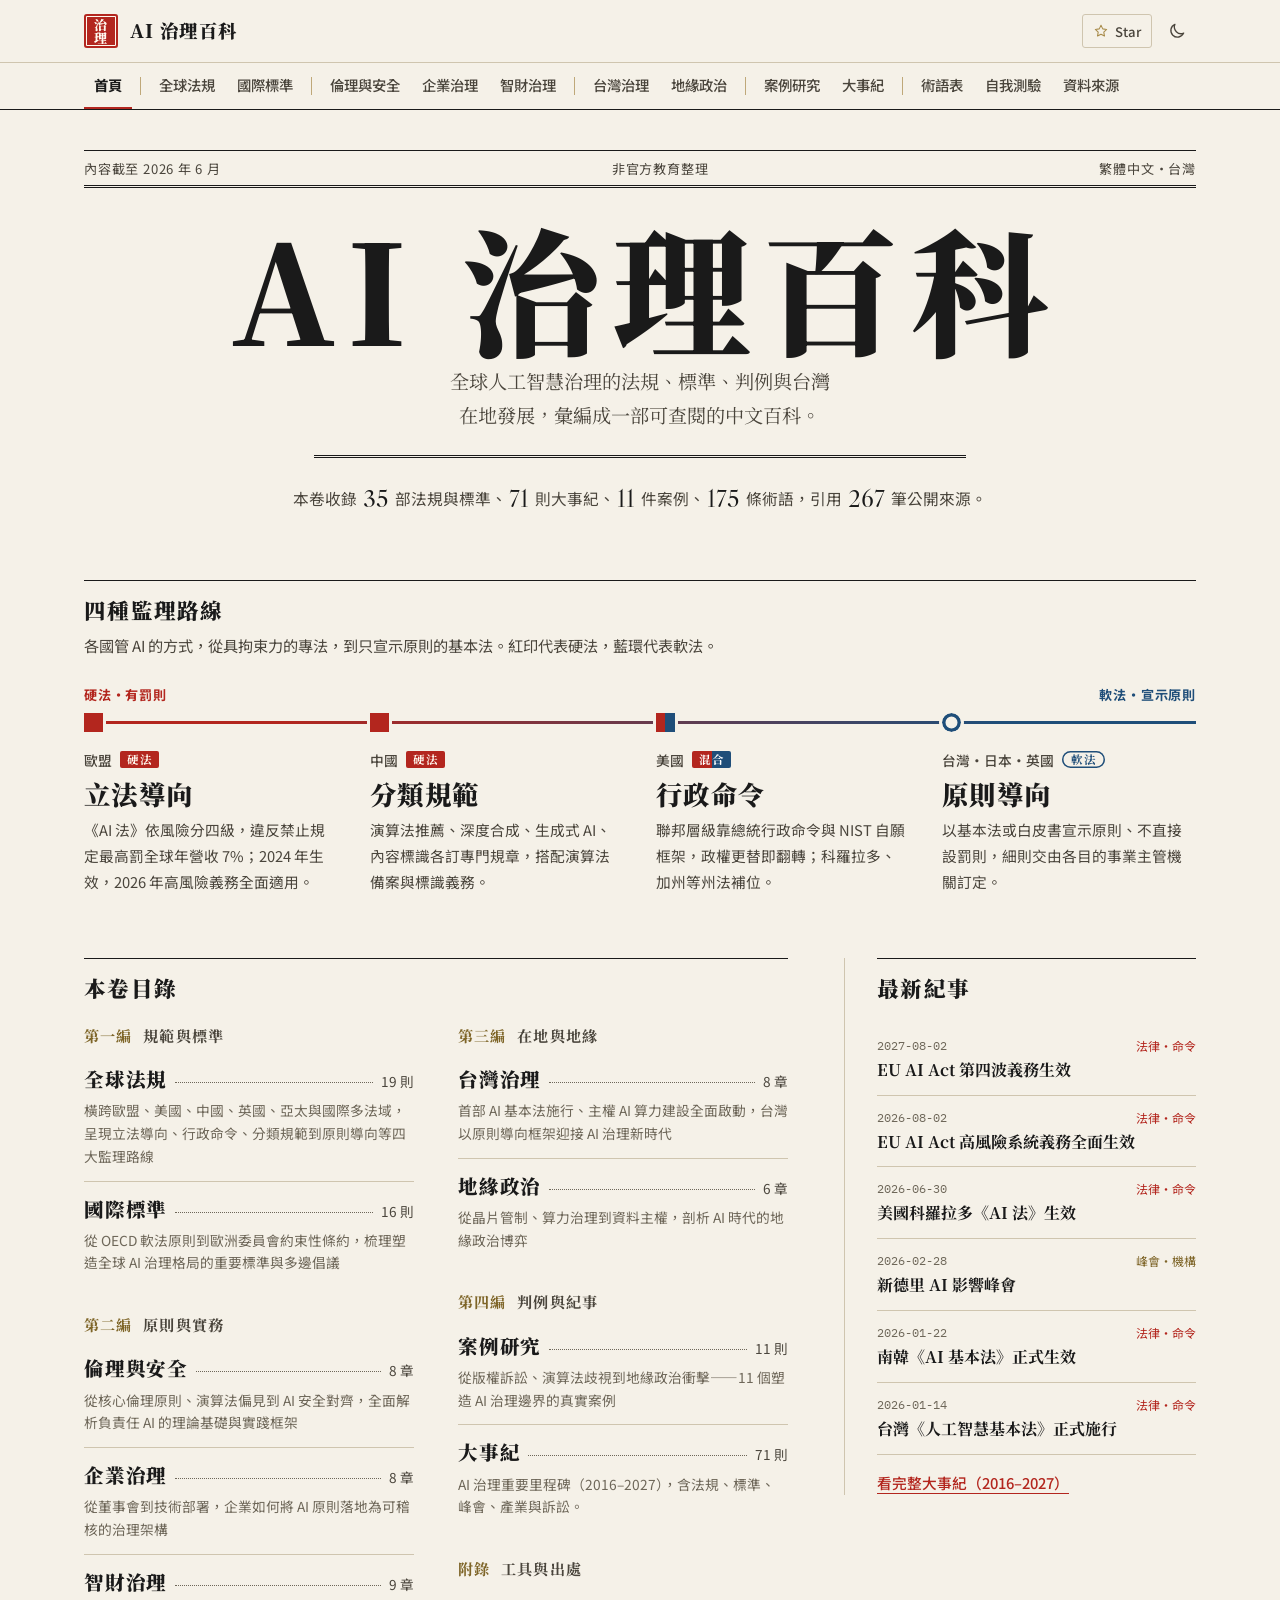
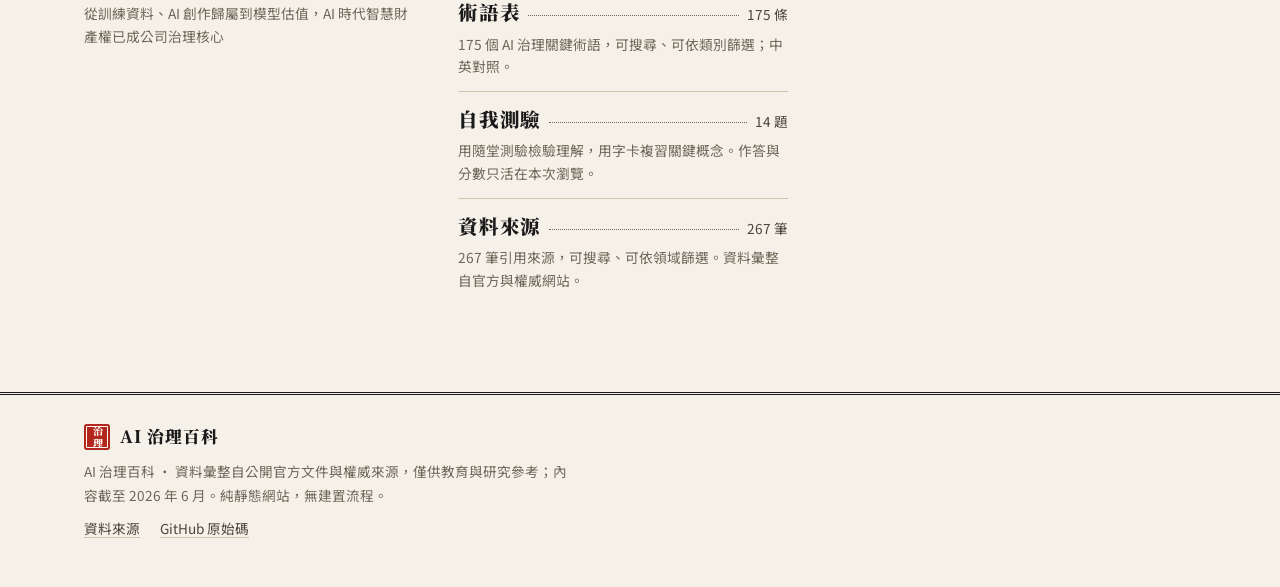
<file: index.html>
<!DOCTYPE html>
<html lang="zh-Hant" data-theme="light">
<head>
  <meta charset="UTF-8" />
  <!-- Google tag (gtag.js) -->
  <script async src="https://www.googletagmanager.com/gtag/js?id=G-D62TNHK13V"></script>
  <script>
    window.dataLayer = window.dataLayer || [];
    function gtag(){dataLayer.push(arguments);}
    gtag('js', new Date());
    gtag('config', 'G-D62TNHK13V');
  </script>
  <meta name="viewport" content="width=device-width, initial-scale=1.0, viewport-fit=cover" />
  <title>AI 治理百科｜全球 AI 治理全景中文百科</title>
  <meta name="description" content="從全球法規、國際標準、倫理安全、企業治理、智財到台灣在地——人工智慧治理（AI Governance）的全景中文百科，含可搜尋術語表、互動時間軸與案例研究。" />
  <meta name="theme-color" content="#F5F1E8" />
  <link rel="canonical" href="https://ai-governance.peteraim.com/" />
  <meta property="og:type" content="website" />
  <meta property="og:site_name" content="AI 治理百科" />
  <meta property="og:title" content="AI 治理百科｜全球 AI 治理全景中文百科" />
  <meta property="og:description" content="從全球法規、國際標準、倫理安全、企業治理、智財到台灣在地——人工智慧治理（AI Governance）的全景中文百科，含可搜尋術語表、互動時間軸與案例研究。" />
  <meta property="og:url" content="https://ai-governance.peteraim.com/" />
  <meta property="og:locale" content="zh_TW" />
  <meta name="twitter:card" content="summary_large_image" />
  <meta name="twitter:title" content="AI 治理百科｜全球 AI 治理全景中文百科" />
  <meta name="twitter:description" content="從全球法規、國際標準、倫理安全、企業治理、智財到台灣在地——人工智慧治理（AI Governance）的全景中文百科，含可搜尋術語表、互動時間軸與案例研究。" />
  <link rel="preconnect" href="https://fonts.googleapis.com" />
  <link rel="preconnect" href="https://fonts.gstatic.com" crossorigin />
  <link href="https://fonts.googleapis.com/css2?family=IBM+Plex+Mono:wght@400;500&family=Libre+Caslon+Display&family=Noto+Sans+TC:wght@400;500;700&family=Noto+Serif+TC:wght@400;700;900&display=swap" rel="stylesheet" />
  <link rel="stylesheet" href="assets/styles.css" />
  <script type="application/ld+json">
  {
    "@context": "https://schema.org",
    "@type": "WebSite",
    "name": "AI 治理百科",
    "url": "https://tingwei161803.github.io/ai-governance/",
    "description": "從全球法規、國際標準、倫理安全、企業治理、智財到台灣在地——人工智慧治理（AI Governance）的全景中文百科，含可搜尋術語表、互動時間軸與案例研究。",
    "inLanguage": "zh-Hant-TW"
  }
  </script>
  <meta property="og:image" content="https://ai-governance.peteraim.com/og-image.png">
  <meta property="og:image:width" content="1200">
  <meta property="og:image:height" content="630">
  <meta name="twitter:image" content="https://ai-governance.peteraim.com/og-image.png">
</head>
<body data-page="home">
  <main id="page" class="page page--hub">
<section class="masthead" aria-labelledby="mast-h"><div class="masthead__meta"><span>內容截至 2026 年 6 月</span><span class="masthead__meta-mid">非官方教育整理</span><span>繁體中文・台灣</span></div><h1 class="masthead__title" id="mast-h">AI 治理百科</h1><p class="masthead__sub">全球人工智慧治理的法規、標準、判例與台灣在地發展，彙編成一部可查閱的中文百科。</p><p class="masthead__dateline">本卷收錄 <b class="num">35</b> 部法規與標準、<b class="num">71</b> 則大事紀、<b class="num">11</b> 件案例、<b class="num">175</b> 條術語，引用 <b class="num">267</b> 筆公開來源。</p></section><section class="spectrum" aria-labelledby="spectrum-h"><header class="sec-head"><h2 id="spectrum-h">四種監理路線</h2><p>各國管 AI 的方式，從具拘束力的專法，到只宣示原則的基本法。紅印代表硬法，藍環代表軟法。</p></header><div class="spectrum__axis" aria-hidden="true"><span class="spectrum__end spectrum__end--hard">硬法・有罰則</span><span class="spectrum__end spectrum__end--soft">軟法・宣示原則</span></div><ol class="spectrum__list"><li class="approach approach--binding"><a class="approach__link" href="regulation.html#eu-ai-act-risk-tiers"><span class="approach__mark" aria-hidden="true"></span><span class="approach__region">歐盟<span class="stamp stamp--binding" title="具法律拘束力">硬法</span></span><span class="approach__name">立法導向</span><span class="approach__body">《AI 法》依風險分四級，違反禁止規定最高罰全球年營收 7%；2024 年生效，2026 年高風險義務全面適用。</span></a></li><li class="approach approach--binding"><a class="approach__link" href="regulation.html#cn-generative-ai"><span class="approach__mark" aria-hidden="true"></span><span class="approach__region">中國<span class="stamp stamp--binding" title="具法律拘束力">硬法</span></span><span class="approach__name">分類規範</span><span class="approach__body">演算法推薦、深度合成、生成式 AI、內容標識各訂專門規章，搭配演算法備案與標識義務。</span></a></li><li class="approach approach--mixed"><a class="approach__link" href="regulation.html#us-eo-14179"><span class="approach__mark" aria-hidden="true"></span><span class="approach__region">美國<span class="stamp stamp--mixed" title="行政命令與自願框架並行">混合</span></span><span class="approach__name">行政命令</span><span class="approach__body">聯邦層級靠總統行政命令與 NIST 自願框架，政權更替即翻轉；科羅拉多、加州等州法補位。</span></a></li><li class="approach approach--soft"><a class="approach__link" href="taiwan.html#ai-basic-act"><span class="approach__mark" aria-hidden="true"></span><span class="approach__region">台灣・日本・英國<span class="stamp stamp--soft" title="原則、標準或自願性框架，不具直接拘束力">軟法</span></span><span class="approach__name">原則導向</span><span class="approach__body">以基本法或白皮書宣示原則、不直接設罰則，細則交由各目的事業主管機關訂定。</span></a></li></ol></section><div class="front"><section class="codex" aria-labelledby="codex-h"><header class="sec-head"><h2 id="codex-h">本卷目錄</h2></header><div class="vol"><h3 class="vol__head"><span class="vol__no">第一編</span>規範與標準</h3><ol class="vol__list"><li><a class="entry" href="regulation.html"><span class="entry__line"><span class="entry__title">全球法規</span><span class="entry__leader" aria-hidden="true"></span><span class="entry__count">19 則</span></span><span class="entry__sum">橫跨歐盟、美國、中國、英國、亞太與國際多法域，呈現立法導向、行政命令、分類規範到原則導向等四大監理路線</span></a></li><li><a class="entry" href="standards.html"><span class="entry__line"><span class="entry__title">國際標準</span><span class="entry__leader" aria-hidden="true"></span><span class="entry__count">16 則</span></span><span class="entry__sum">從 OECD 軟法原則到歐洲委員會約束性條約，梳理塑造全球 AI 治理格局的重要標準與多邊倡議</span></a></li></ol></div><div class="vol"><h3 class="vol__head"><span class="vol__no">第二編</span>原則與實務</h3><ol class="vol__list"><li><a class="entry" href="ethics.html"><span class="entry__line"><span class="entry__title">倫理與安全</span><span class="entry__leader" aria-hidden="true"></span><span class="entry__count">8 章</span></span><span class="entry__sum">從核心倫理原則、演算法偏見到 AI 安全對齊，全面解析負責任 AI 的理論基礎與實踐框架</span></a></li><li><a class="entry" href="corporate.html"><span class="entry__line"><span class="entry__title">企業治理</span><span class="entry__leader" aria-hidden="true"></span><span class="entry__count">8 章</span></span><span class="entry__sum">從董事會到技術部署，企業如何將 AI 原則落地為可稽核的治理架構</span></a></li><li><a class="entry" href="ip.html"><span class="entry__line"><span class="entry__title">智財治理</span><span class="entry__leader" aria-hidden="true"></span><span class="entry__count">9 章</span></span><span class="entry__sum">從訓練資料、AI 創作歸屬到模型估值，AI 時代智慧財產權已成公司治理核心</span></a></li></ol></div><div class="vol"><h3 class="vol__head"><span class="vol__no">第三編</span>在地與地緣</h3><ol class="vol__list"><li><a class="entry" href="taiwan.html"><span class="entry__line"><span class="entry__title">台灣治理</span><span class="entry__leader" aria-hidden="true"></span><span class="entry__count">8 章</span></span><span class="entry__sum">首部 AI 基本法施行、主權 AI 算力建設全面啟動，台灣以原則導向框架迎接 AI 治理新時代</span></a></li><li><a class="entry" href="geopolitics.html"><span class="entry__line"><span class="entry__title">地緣政治</span><span class="entry__leader" aria-hidden="true"></span><span class="entry__count">6 章</span></span><span class="entry__sum">從晶片管制、算力治理到資料主權，剖析 AI 時代的地緣政治博弈</span></a></li></ol></div><div class="vol"><h3 class="vol__head"><span class="vol__no">第四編</span>判例與紀事</h3><ol class="vol__list"><li><a class="entry" href="cases.html"><span class="entry__line"><span class="entry__title">案例研究</span><span class="entry__leader" aria-hidden="true"></span><span class="entry__count">11 則</span></span><span class="entry__sum">從版權訴訟、演算法歧視到地緣政治衝擊——11 個塑造 AI 治理邊界的真實案例</span></a></li><li><a class="entry" href="timeline.html"><span class="entry__line"><span class="entry__title">大事紀</span><span class="entry__leader" aria-hidden="true"></span><span class="entry__count">71 則</span></span><span class="entry__sum">AI 治理重要里程碑（2016–2027），含法規、標準、峰會、產業與訴訟。</span></a></li></ol></div><div class="vol"><h3 class="vol__head"><span class="vol__no">附錄</span>工具與出處</h3><ol class="vol__list"><li><a class="entry" href="glossary.html"><span class="entry__line"><span class="entry__title">術語表</span><span class="entry__leader" aria-hidden="true"></span><span class="entry__count">175 條</span></span><span class="entry__sum">175 個 AI 治理關鍵術語，可搜尋、可依類別篩選；中英對照。</span></a></li><li><a class="entry" href="learn.html"><span class="entry__line"><span class="entry__title">自我測驗</span><span class="entry__leader" aria-hidden="true"></span><span class="entry__count">14 題</span></span><span class="entry__sum">用隨堂測驗檢驗理解，用字卡複習關鍵概念。作答與分數只活在本次瀏覽。</span></a></li><li><a class="entry" href="sources.html"><span class="entry__line"><span class="entry__title">資料來源</span><span class="entry__leader" aria-hidden="true"></span><span class="entry__count">267 筆</span></span><span class="entry__sum">267 筆引用來源，可搜尋、可依領域篩選。資料彙整自官方與權威網站。</span></a></li></ol></div></section><aside class="recent" aria-labelledby="recent-h"><header class="sec-head"><h2 id="recent-h">最新紀事</h2></header><ol class="recent__list"><li class="recent__item recent__item--law"><time class="recent__date" datetime="2027-08-02">2027-08-02</time><span class="recent__cat">法律・命令</span><span class="recent__title">EU AI Act 第四波義務生效</span></li><li class="recent__item recent__item--law"><time class="recent__date" datetime="2026-08-02">2026-08-02</time><span class="recent__cat">法律・命令</span><span class="recent__title">EU AI Act 高風險系統義務全面生效</span></li><li class="recent__item recent__item--law"><time class="recent__date" datetime="2026-06-30">2026-06-30</time><span class="recent__cat">法律・命令</span><span class="recent__title">美國科羅拉多《AI 法》生效</span></li><li class="recent__item recent__item--forum"><time class="recent__date" datetime="2026-02-28">2026-02-28</time><span class="recent__cat">峰會・機構</span><span class="recent__title">新德里 AI 影響峰會</span></li><li class="recent__item recent__item--law"><time class="recent__date" datetime="2026-01-22">2026-01-22</time><span class="recent__cat">法律・命令</span><span class="recent__title">南韓《AI 基本法》正式生效</span></li><li class="recent__item recent__item--law"><time class="recent__date" datetime="2026-01-14">2026-01-14</time><span class="recent__cat">法律・命令</span><span class="recent__title">台灣《人工智慧基本法》正式施行</span></li></ol><a class="more-link" href="timeline.html">看完整大事紀（2016–2027）</a></aside></div>
</main>
  <script src="data/data.js"></script>
  <script src="assets/shell.js"></script>
  <script src="assets/app.js"></script>
</body>
</html>
</file>
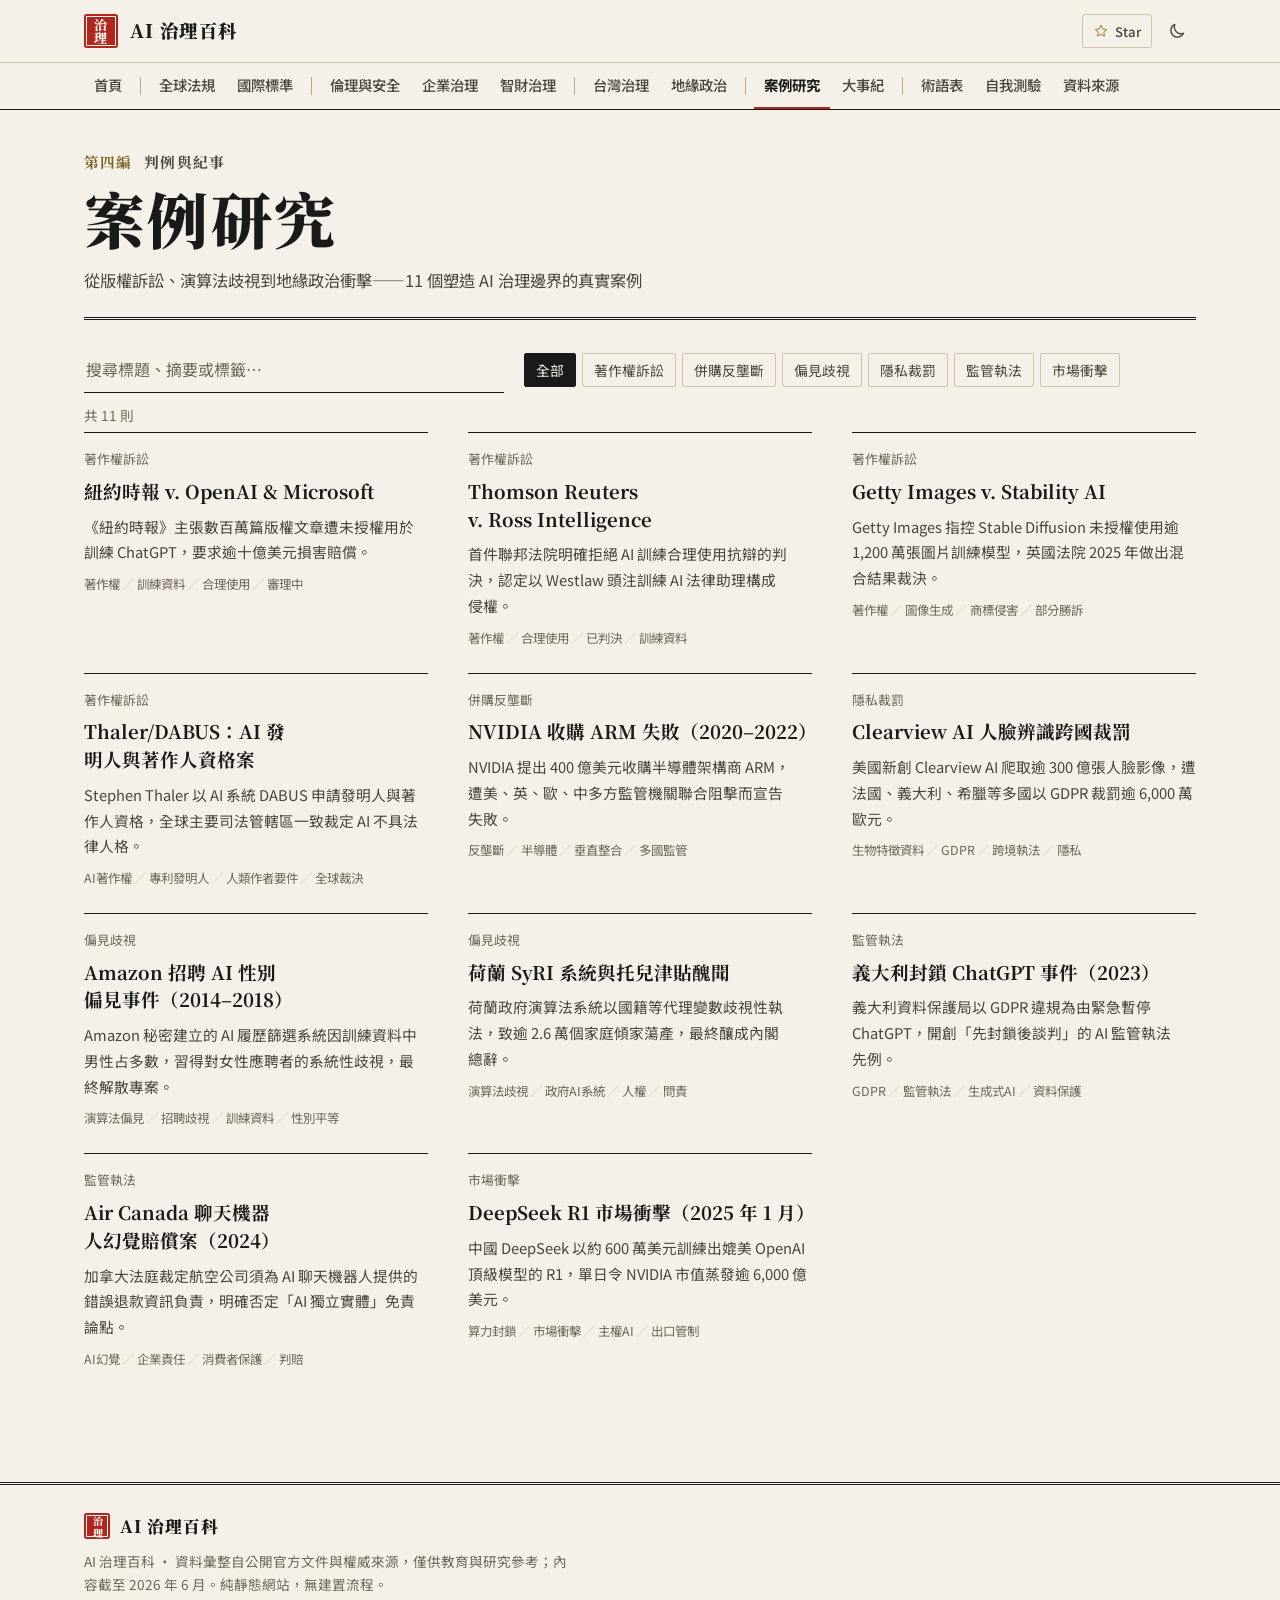
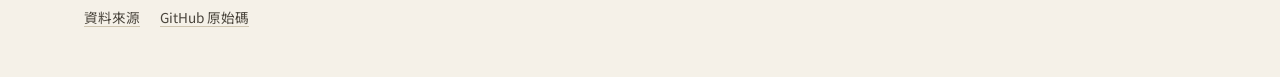
<file: cases.html>
<!DOCTYPE html>
<html lang="zh-Hant" data-theme="light">
<head>
  <meta charset="UTF-8" />
  <!-- Google tag (gtag.js) -->
  <script async src="https://www.googletagmanager.com/gtag/js?id=G-D62TNHK13V"></script>
  <script>
    window.dataLayer = window.dataLayer || [];
    function gtag(){dataLayer.push(arguments);}
    gtag('js', new Date());
    gtag('config', 'G-D62TNHK13V');
  </script>
  <meta name="viewport" content="width=device-width, initial-scale=1.0, viewport-fit=cover" />
  <title>案例研究 · AI 治理百科</title>
  <meta name="description" content="AI 治理案例研究：紐約時報 v. OpenAI、Getty v. Stability、NVIDIA-ARM、Clearview、DeepSeek 等重大事件與治理啟示。" />
  <meta name="theme-color" content="#F5F1E8" />
  <link rel="canonical" href="https://ai-governance.peteraim.com/cases.html" />
  <meta property="og:type" content="website" />
  <meta property="og:site_name" content="AI 治理百科" />
  <meta property="og:title" content="案例研究 · AI 治理百科" />
  <meta property="og:description" content="AI 治理案例研究：紐約時報 v. OpenAI、Getty v. Stability、NVIDIA-ARM、Clearview、DeepSeek 等重大事件與治理啟示。" />
  <meta property="og:url" content="https://ai-governance.peteraim.com/cases.html" />
  <meta property="og:locale" content="zh_TW" />
  <meta name="twitter:card" content="summary_large_image" />
  <meta name="twitter:title" content="案例研究 · AI 治理百科" />
  <meta name="twitter:description" content="AI 治理案例研究：紐約時報 v. OpenAI、Getty v. Stability、NVIDIA-ARM、Clearview、DeepSeek 等重大事件與治理啟示。" />
  <link rel="preconnect" href="https://fonts.googleapis.com" />
  <link rel="preconnect" href="https://fonts.gstatic.com" crossorigin />
  <link href="https://fonts.googleapis.com/css2?family=IBM+Plex+Mono:wght@400;500&family=Libre+Caslon+Display&family=Noto+Sans+TC:wght@400;500;700&family=Noto+Serif+TC:wght@400;700;900&display=swap" rel="stylesheet" />
  <link rel="stylesheet" href="assets/styles.css" />
  <meta property="og:image" content="https://ai-governance.peteraim.com/og-image.png">
  <meta property="og:image:width" content="1200">
  <meta property="og:image:height" content="630">
  <meta name="twitter:image" content="https://ai-governance.peteraim.com/og-image.png">
</head>
<body data-page="cases">
  <main id="page" class="page page--gallery">
<header class="page-head"><p class="page-head__vol"><span class="page-head__no">第四編</span>判例與紀事</p><h1>案例研究</h1><p class="page-head__sub">從版權訴訟、演算法歧視到地緣政治衝擊——11 個塑造 AI 治理邊界的真實案例</p></header><div class="toolbar"><input id="search" class="search" type="search" autocomplete="off" placeholder="搜尋標題、摘要或標籤…" aria-label="搜尋"><div class="chips"><button class="chip chip--active" type="button" data-cat="">全部</button><button class="chip" type="button" data-cat="copyright">著作權訴訟</button><button class="chip" type="button" data-cat="antitrust">併購反壟斷</button><button class="chip" type="button" data-cat="bias">偏見歧視</button><button class="chip" type="button" data-cat="privacy">隱私裁罰</button><button class="chip" type="button" data-cat="enforcement">監管執法</button><button class="chip" type="button" data-cat="market">市場衝擊</button></div></div><p class="result-count" id="resultCount" aria-live="polite">共 11 則</p><div class="entries" id="grid"><article class="card" tabindex="0" role="button" data-item="" data-slug="nyt-v-openai" aria-label="紐約時報 v. OpenAI &amp; Microsoft"><p class="card__meta"><span class="card__cat">著作權訴訟</span></p><h3 class="card__title">紐約時報 v. OpenAI &amp; Microsoft</h3><p class="card__summary">《紐約時報》主張數百萬篇版權文章遭未授權用於訓練 ChatGPT，要求逾十億美元損害賠償。</p><p class="card__tags"><span class="tag">著作權</span><span class="tag">訓練資料</span><span class="tag">合理使用</span><span class="tag">審理中</span></p></article><article class="card" tabindex="0" role="button" data-item="" data-slug="thomson-reuters-v-ross" aria-label="Thomson Reuters v. Ross Intelligence"><p class="card__meta"><span class="card__cat">著作權訴訟</span></p><h3 class="card__title">Thomson Reuters v. Ross Intelligence</h3><p class="card__summary">首件聯邦法院明確拒絕 AI 訓練合理使用抗辯的判決，認定以 Westlaw 頭注訓練 AI 法律助理構成侵權。</p><p class="card__tags"><span class="tag">著作權</span><span class="tag">合理使用</span><span class="tag">已判決</span><span class="tag">訓練資料</span></p></article><article class="card" tabindex="0" role="button" data-item="" data-slug="getty-v-stability-ai" aria-label="Getty Images v. Stability AI"><p class="card__meta"><span class="card__cat">著作權訴訟</span></p><h3 class="card__title">Getty Images v. Stability AI</h3><p class="card__summary">Getty Images 指控 Stable Diffusion 未授權使用逾 1,200 萬張圖片訓練模型，英國法院 2025 年做出混合結果裁決。</p><p class="card__tags"><span class="tag">著作權</span><span class="tag">圖像生成</span><span class="tag">商標侵害</span><span class="tag">部分勝訴</span></p></article><article class="card" tabindex="0" role="button" data-item="" data-slug="thaler-dabus" aria-label="Thaler/DABUS：AI 發明人與著作人資格案"><p class="card__meta"><span class="card__cat">著作權訴訟</span></p><h3 class="card__title">Thaler/DABUS：AI 發明人與著作人資格案</h3><p class="card__summary">Stephen Thaler 以 AI 系統 DABUS 申請發明人與著作人資格，全球主要司法管轄區一致裁定 AI 不具法律人格。</p><p class="card__tags"><span class="tag">AI著作權</span><span class="tag">專利發明人</span><span class="tag">人類作者要件</span><span class="tag">全球裁決</span></p></article><article class="card" tabindex="0" role="button" data-item="" data-slug="nvidia-arm" aria-label="NVIDIA 收購 ARM 失敗（2020–2022）"><p class="card__meta"><span class="card__cat">併購反壟斷</span></p><h3 class="card__title">NVIDIA 收購 ARM 失敗（2020–2022）</h3><p class="card__summary">NVIDIA 提出 400 億美元收購半導體架構商 ARM，遭美、英、歐、中多方監管機關聯合阻擊而宣告失敗。</p><p class="card__tags"><span class="tag">反壟斷</span><span class="tag">半導體</span><span class="tag">垂直整合</span><span class="tag">多國監管</span></p></article><article class="card" tabindex="0" role="button" data-item="" data-slug="clearview-ai-fines" aria-label="Clearview AI 人臉辨識跨國裁罰"><p class="card__meta"><span class="card__cat">隱私裁罰</span></p><h3 class="card__title">Clearview AI 人臉辨識跨國裁罰</h3><p class="card__summary">美國新創 Clearview AI 爬取逾 300 億張人臉影像，遭法國、義大利、希臘等多國以 GDPR 裁罰逾 6,000 萬歐元。</p><p class="card__tags"><span class="tag">生物特徵資料</span><span class="tag">GDPR</span><span class="tag">跨境執法</span><span class="tag">隱私</span></p></article><article class="card" tabindex="0" role="button" data-item="" data-slug="amazon-hiring-bias" aria-label="Amazon 招聘 AI 性別偏見事件（2014–2018）"><p class="card__meta"><span class="card__cat">偏見歧視</span></p><h3 class="card__title">Amazon 招聘 AI 性別偏見事件（2014–2018）</h3><p class="card__summary">Amazon 秘密建立的 AI 履歷篩選系統因訓練資料中男性占多數，習得對女性應聘者的系統性歧視，最終解散專案。</p><p class="card__tags"><span class="tag">演算法偏見</span><span class="tag">招聘歧視</span><span class="tag">訓練資料</span><span class="tag">性別平等</span></p></article><article class="card" tabindex="0" role="button" data-item="" data-slug="netherlands-syri-childcare" aria-label="荷蘭 SyRI 系統與托兒津貼醜聞"><p class="card__meta"><span class="card__cat">偏見歧視</span></p><h3 class="card__title">荷蘭 SyRI 系統與托兒津貼醜聞</h3><p class="card__summary">荷蘭政府演算法系統以國籍等代理變數歧視性執法，致逾 2.6 萬個家庭傾家蕩產，最終釀成內閣總辭。</p><p class="card__tags"><span class="tag">演算法歧視</span><span class="tag">政府AI系統</span><span class="tag">人權</span><span class="tag">問責</span></p></article><article class="card" tabindex="0" role="button" data-item="" data-slug="italy-chatgpt-block" aria-label="義大利封鎖 ChatGPT 事件（2023）"><p class="card__meta"><span class="card__cat">監管執法</span></p><h3 class="card__title">義大利封鎖 ChatGPT 事件（2023）</h3><p class="card__summary">義大利資料保護局以 GDPR 違規為由緊急暫停 ChatGPT，開創「先封鎖後談判」的 AI 監管執法先例。</p><p class="card__tags"><span class="tag">GDPR</span><span class="tag">監管執法</span><span class="tag">生成式AI</span><span class="tag">資料保護</span></p></article><article class="card" tabindex="0" role="button" data-item="" data-slug="air-canada-chatbot" aria-label="Air Canada 聊天機器人幻覺賠償案（2024）"><p class="card__meta"><span class="card__cat">監管執法</span></p><h3 class="card__title">Air Canada 聊天機器人幻覺賠償案（2024）</h3><p class="card__summary">加拿大法庭裁定航空公司須為 AI 聊天機器人提供的錯誤退款資訊負責，明確否定「AI 獨立實體」免責論點。</p><p class="card__tags"><span class="tag">AI幻覺</span><span class="tag">企業責任</span><span class="tag">消費者保護</span><span class="tag">判賠</span></p></article><article class="card" tabindex="0" role="button" data-item="" data-slug="deepseek-shock" aria-label="DeepSeek R1 市場衝擊（2025 年 1 月）"><p class="card__meta"><span class="card__cat">市場衝擊</span></p><h3 class="card__title">DeepSeek R1 市場衝擊（2025 年 1 月）</h3><p class="card__summary">中國 DeepSeek 以約 600 萬美元訓練出媲美 OpenAI 頂級模型的 R1，單日令 NVIDIA 市值蒸發逾 6,000 億美元。</p><p class="card__tags"><span class="tag">算力封鎖</span><span class="tag">市場衝擊</span><span class="tag">主權AI</span><span class="tag">出口管制</span></p></article></div>
</main>
  <script src="data/data.js"></script>
  <script src="assets/shell.js"></script>
  <script src="assets/app.js"></script>
</body>
</html>
</file>
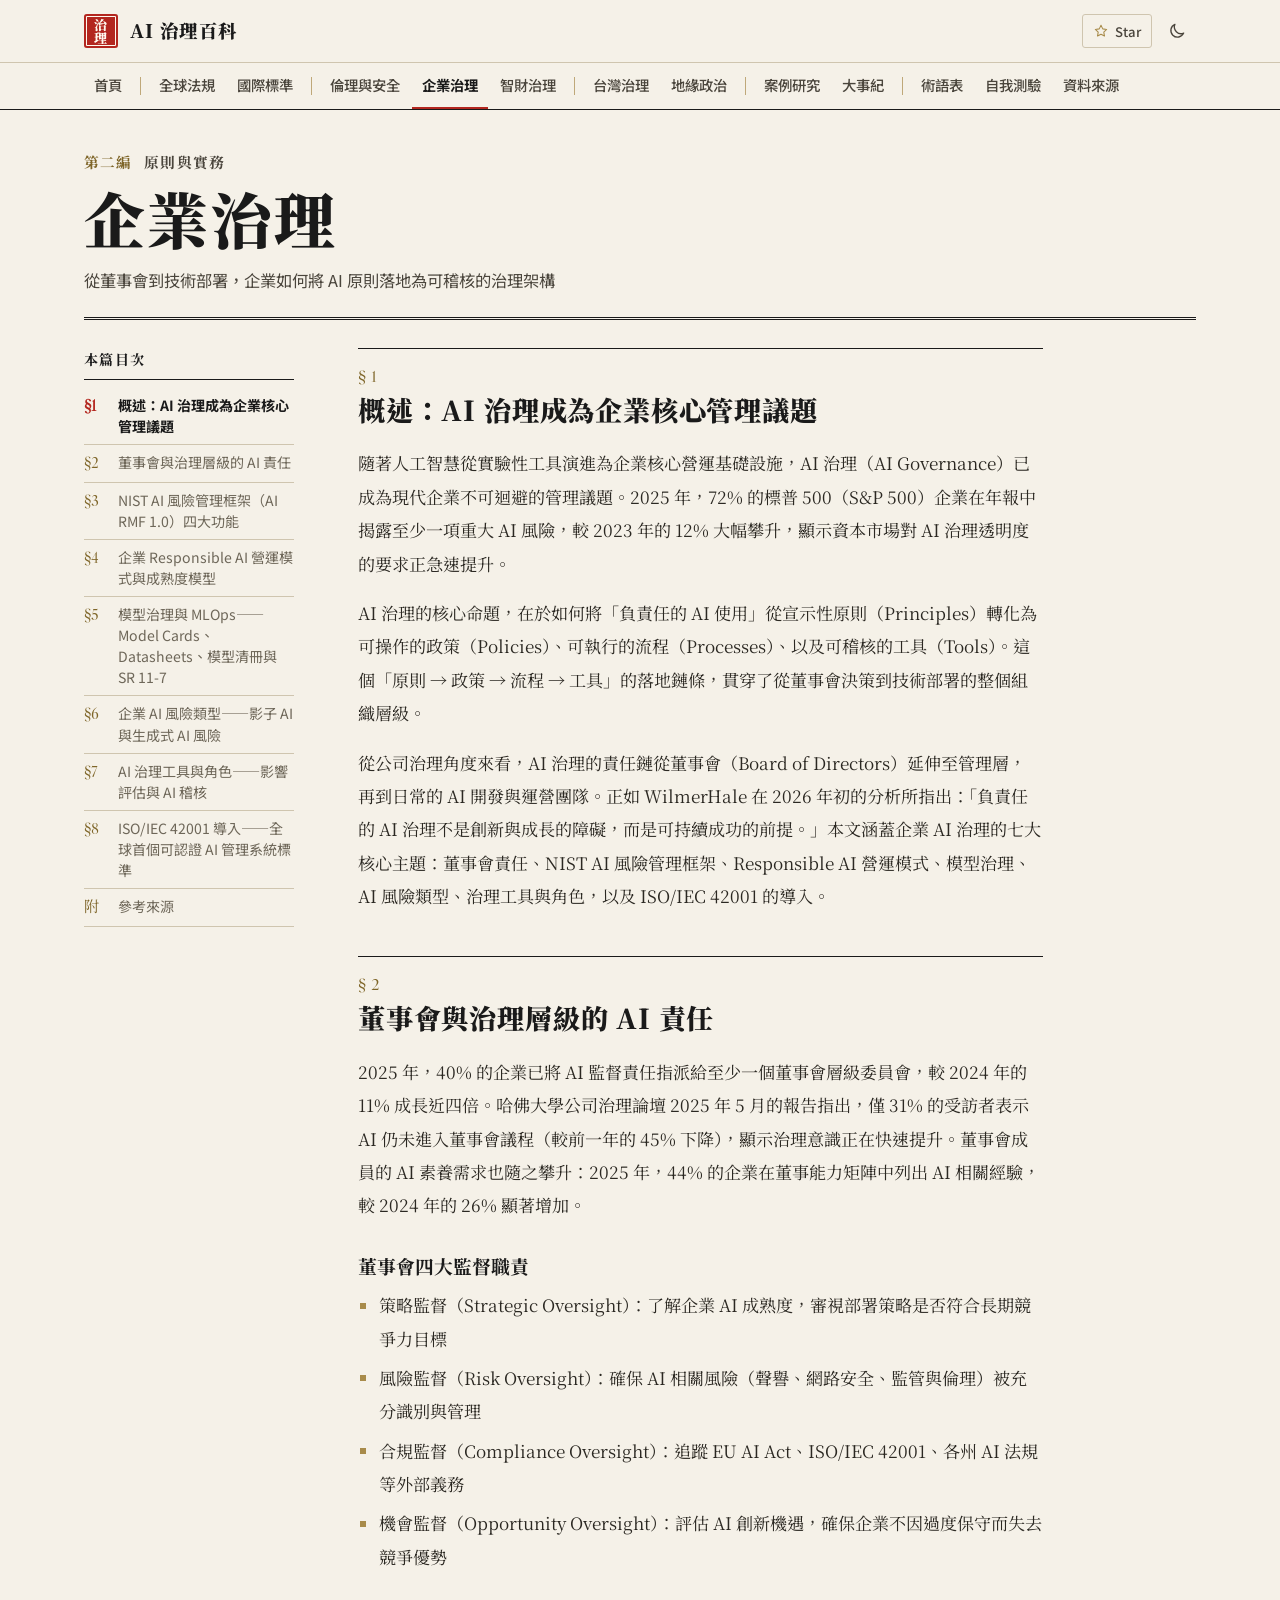
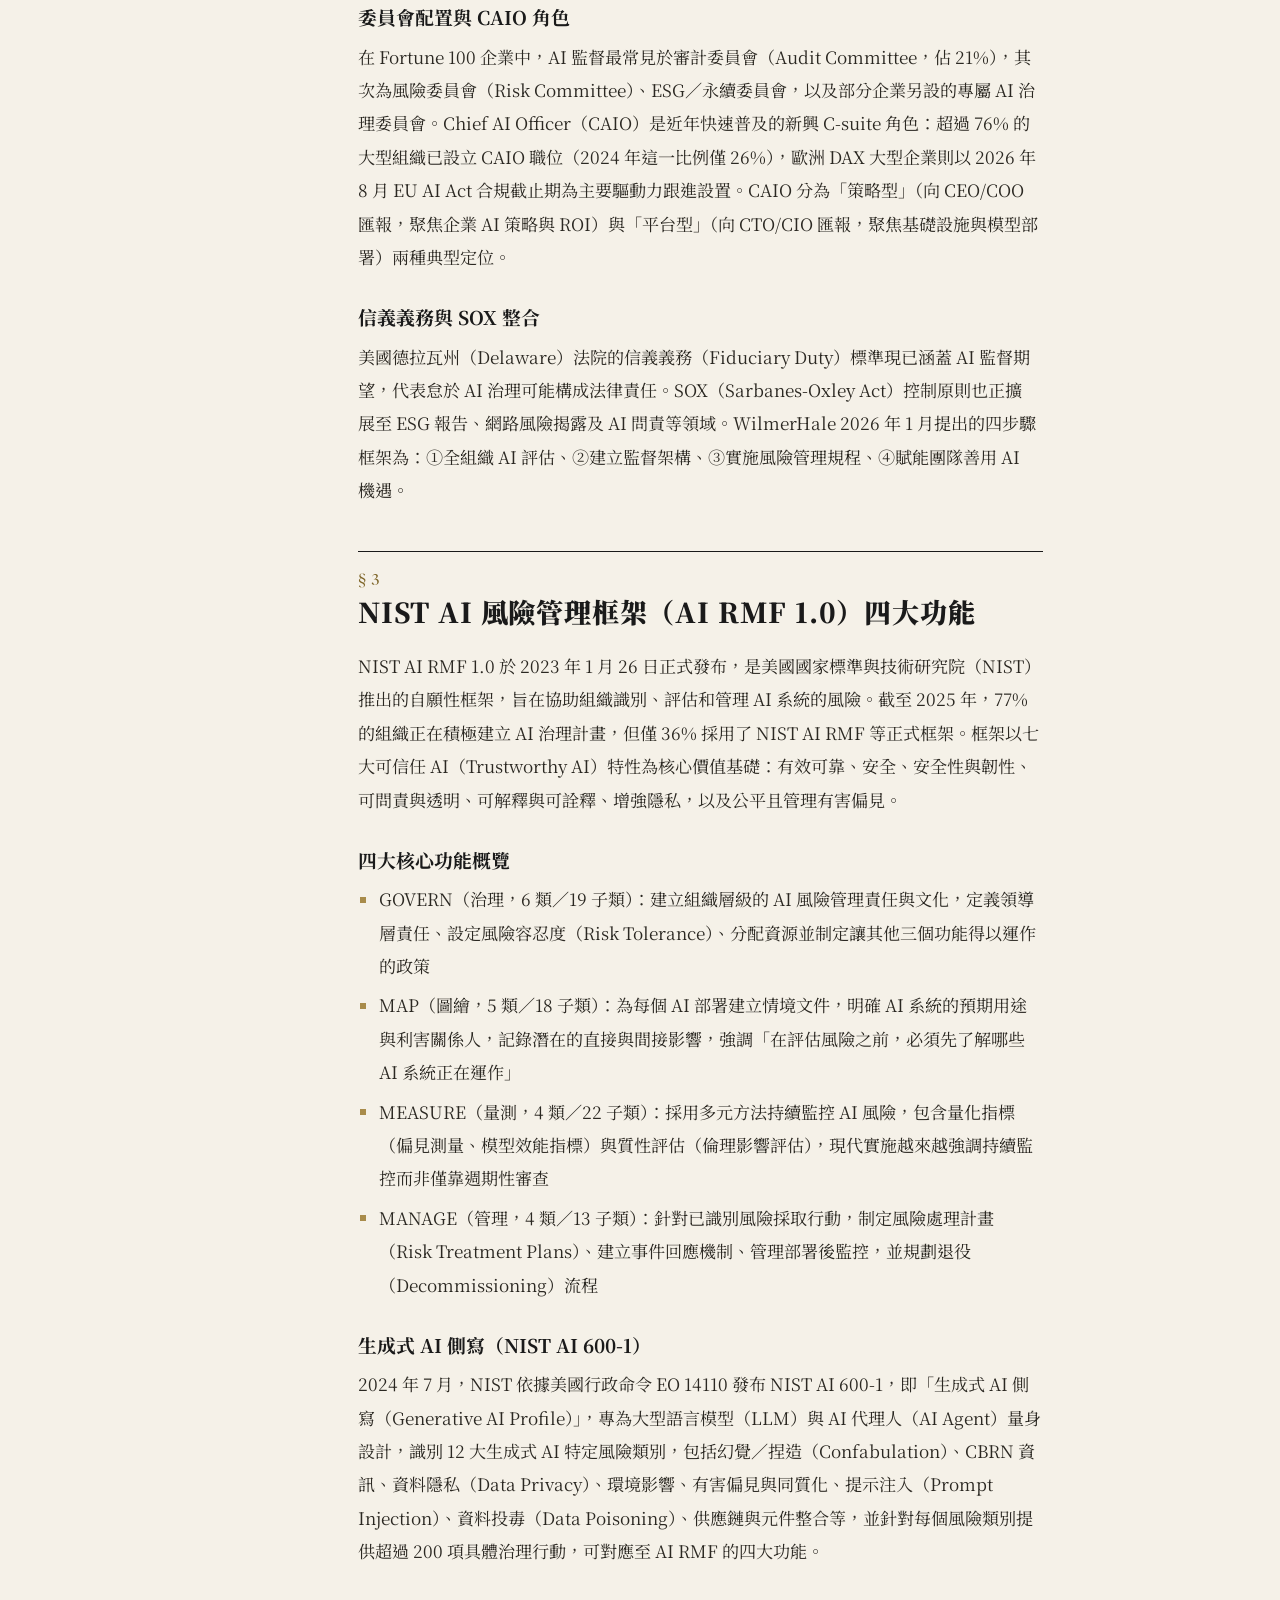
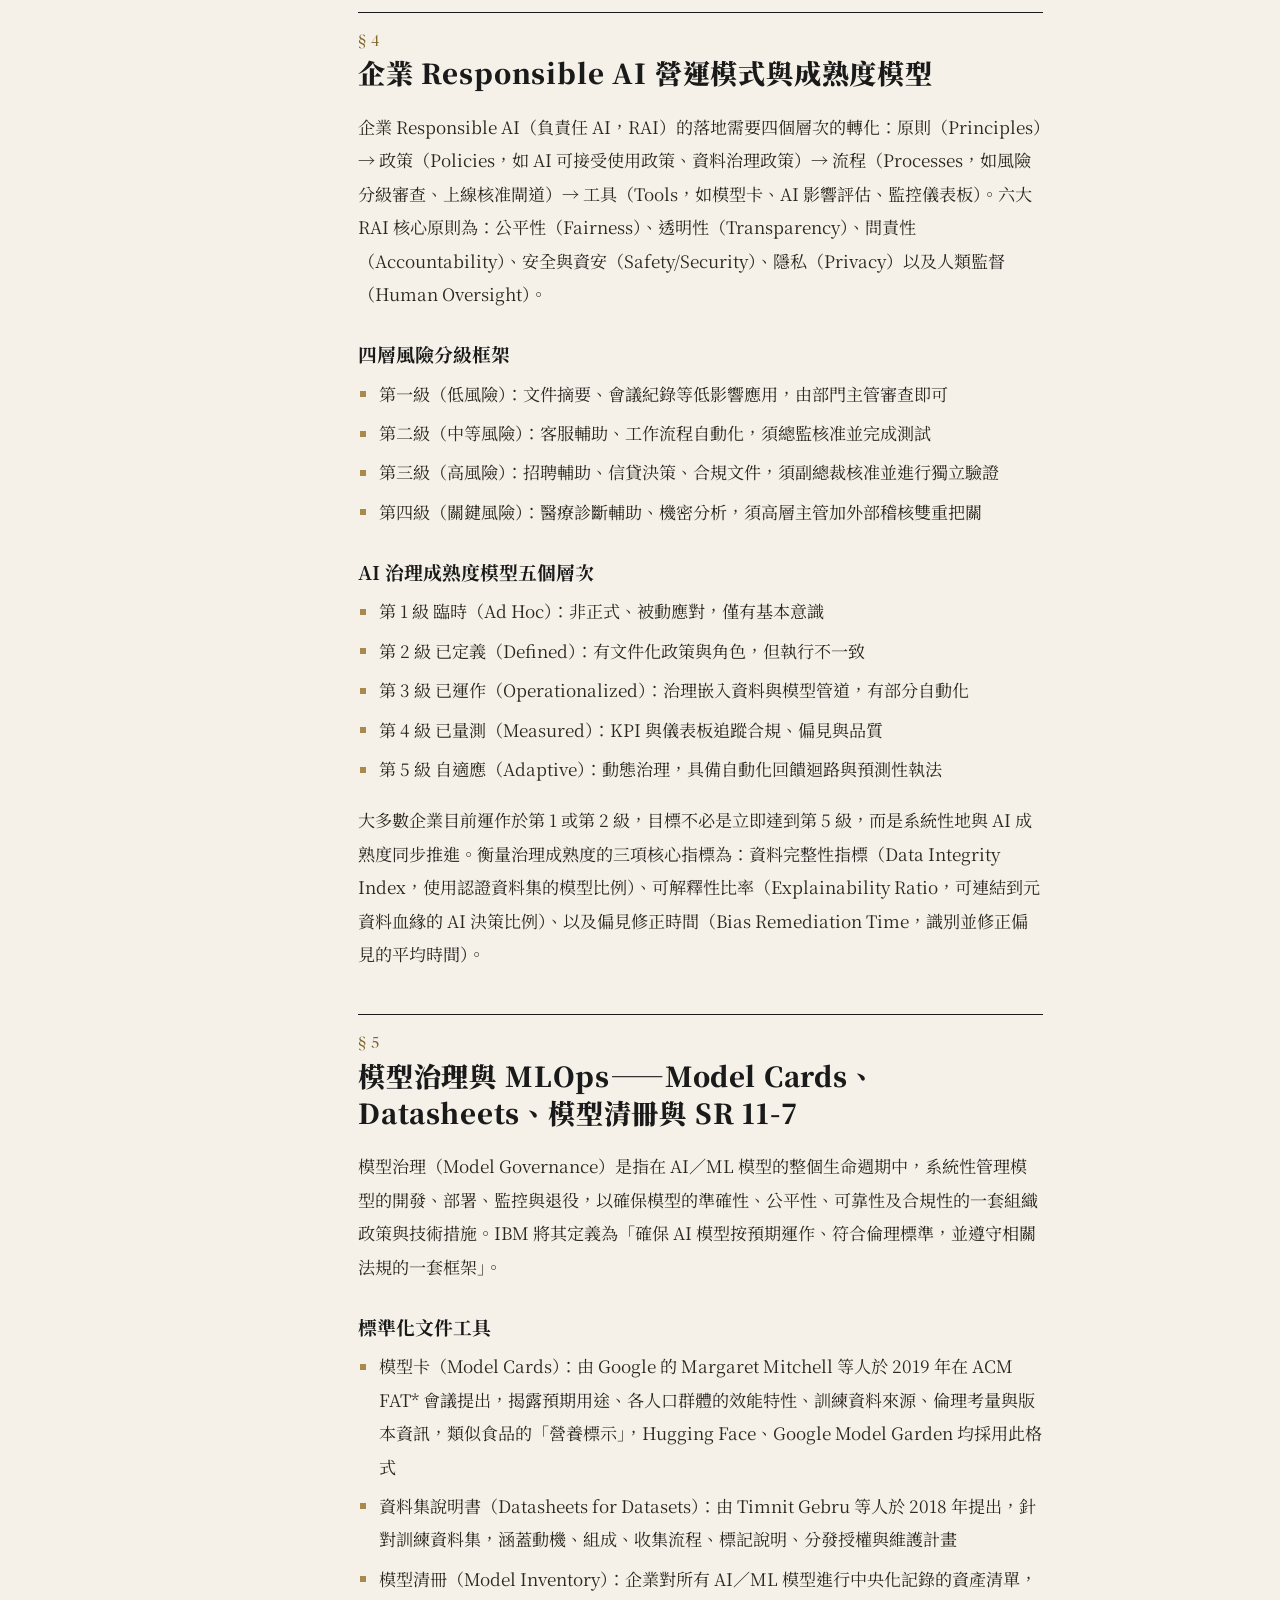
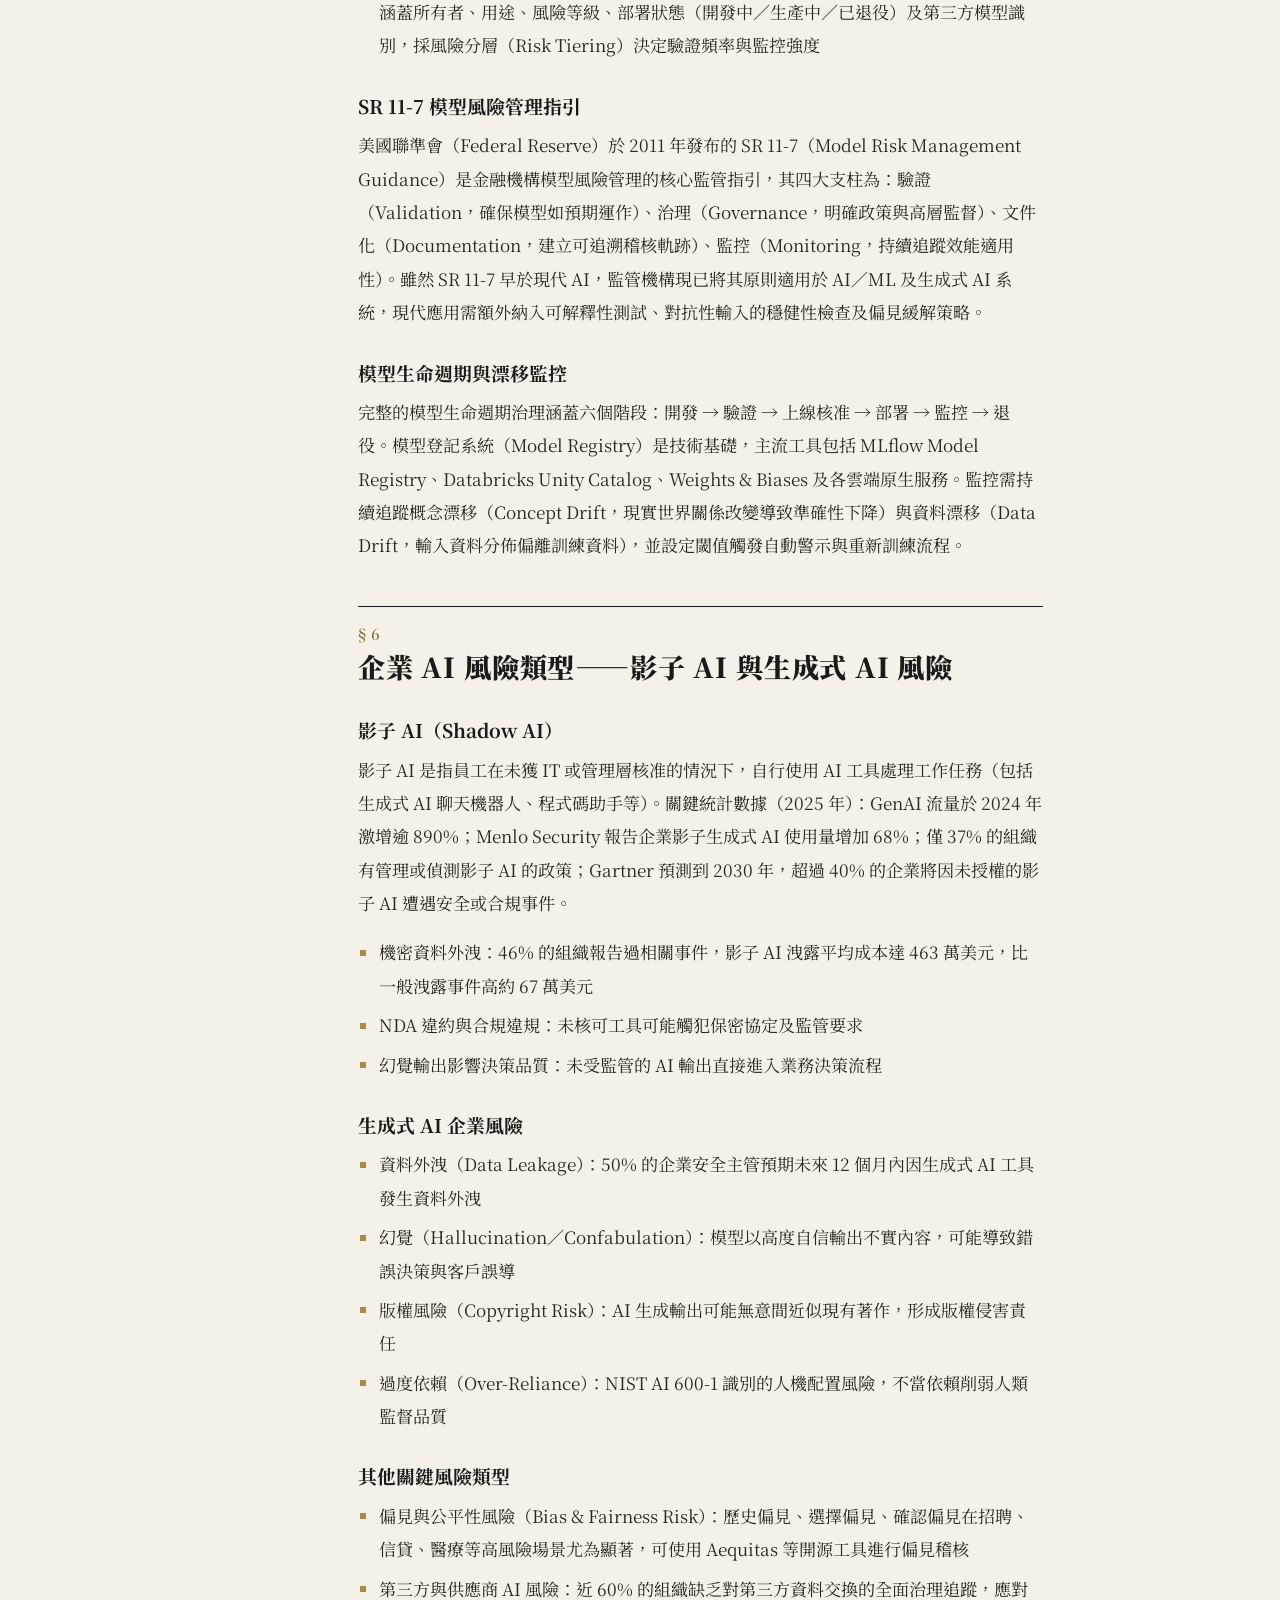
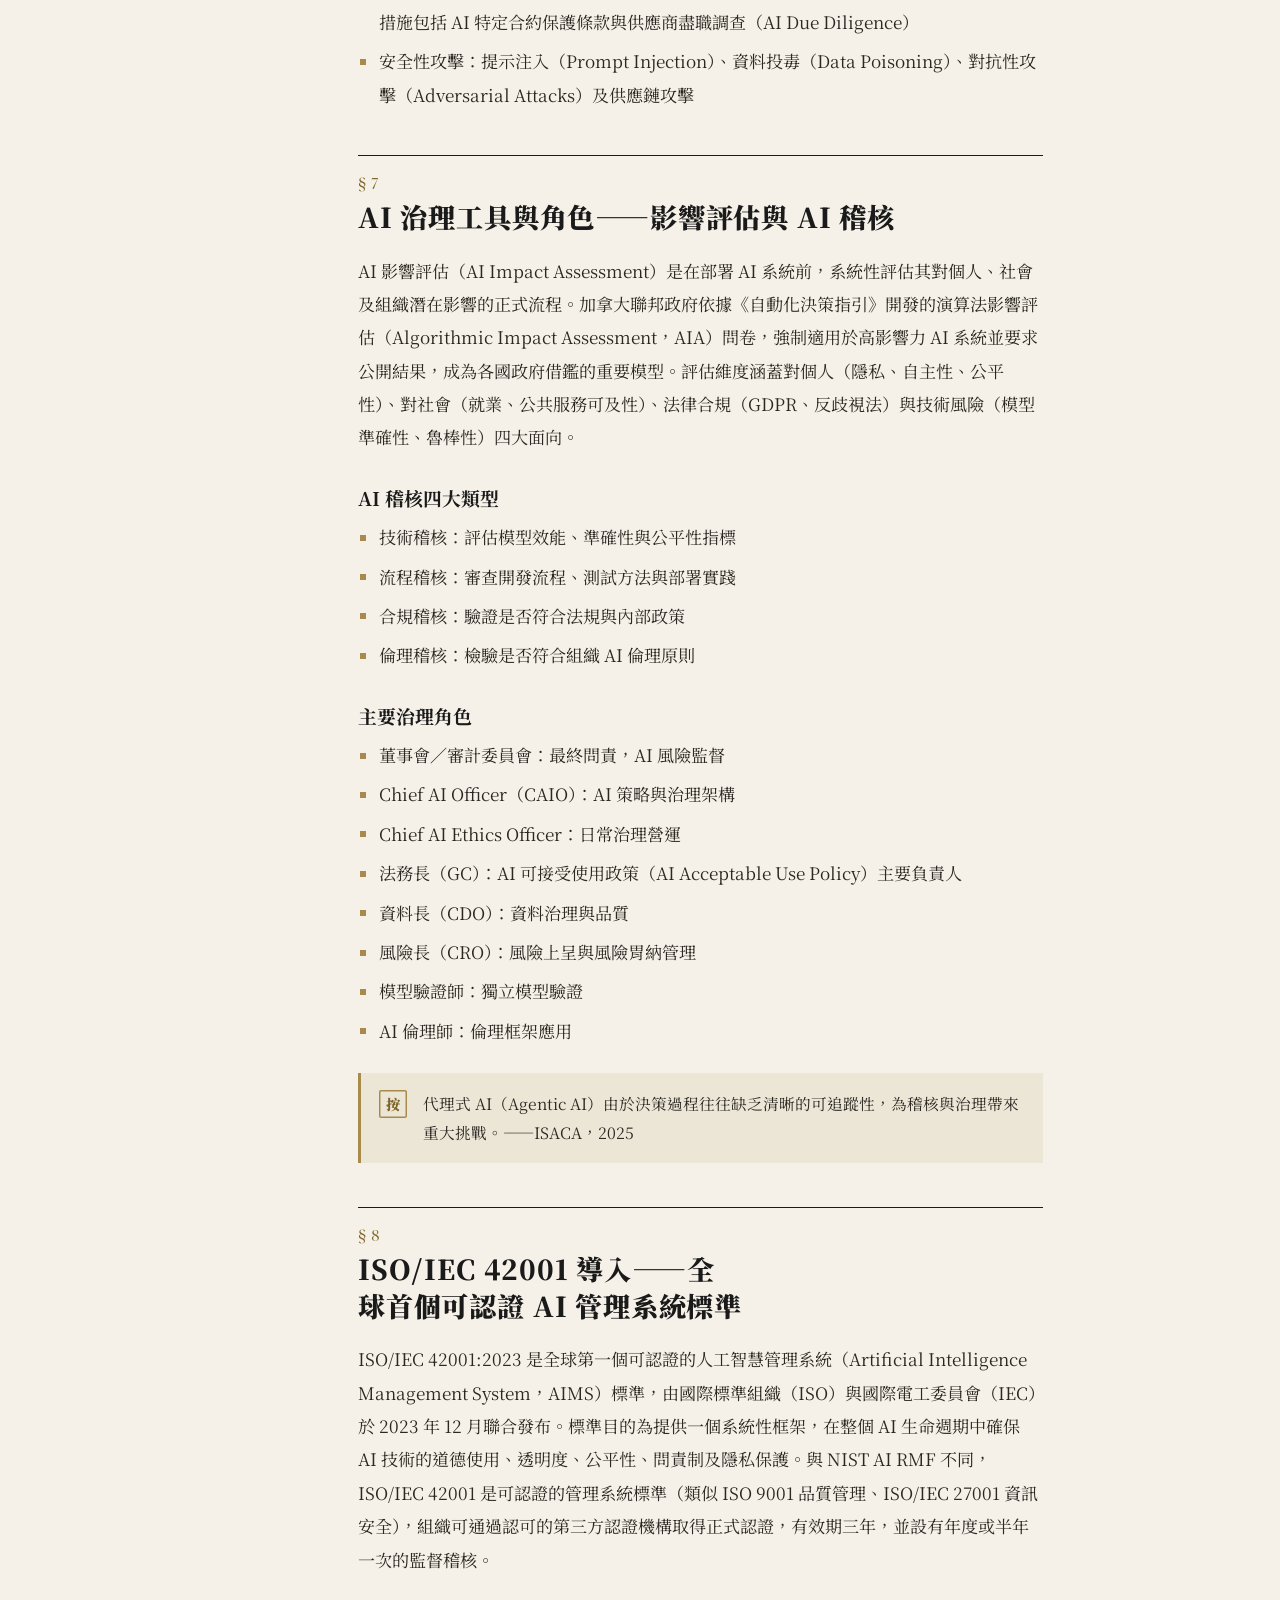
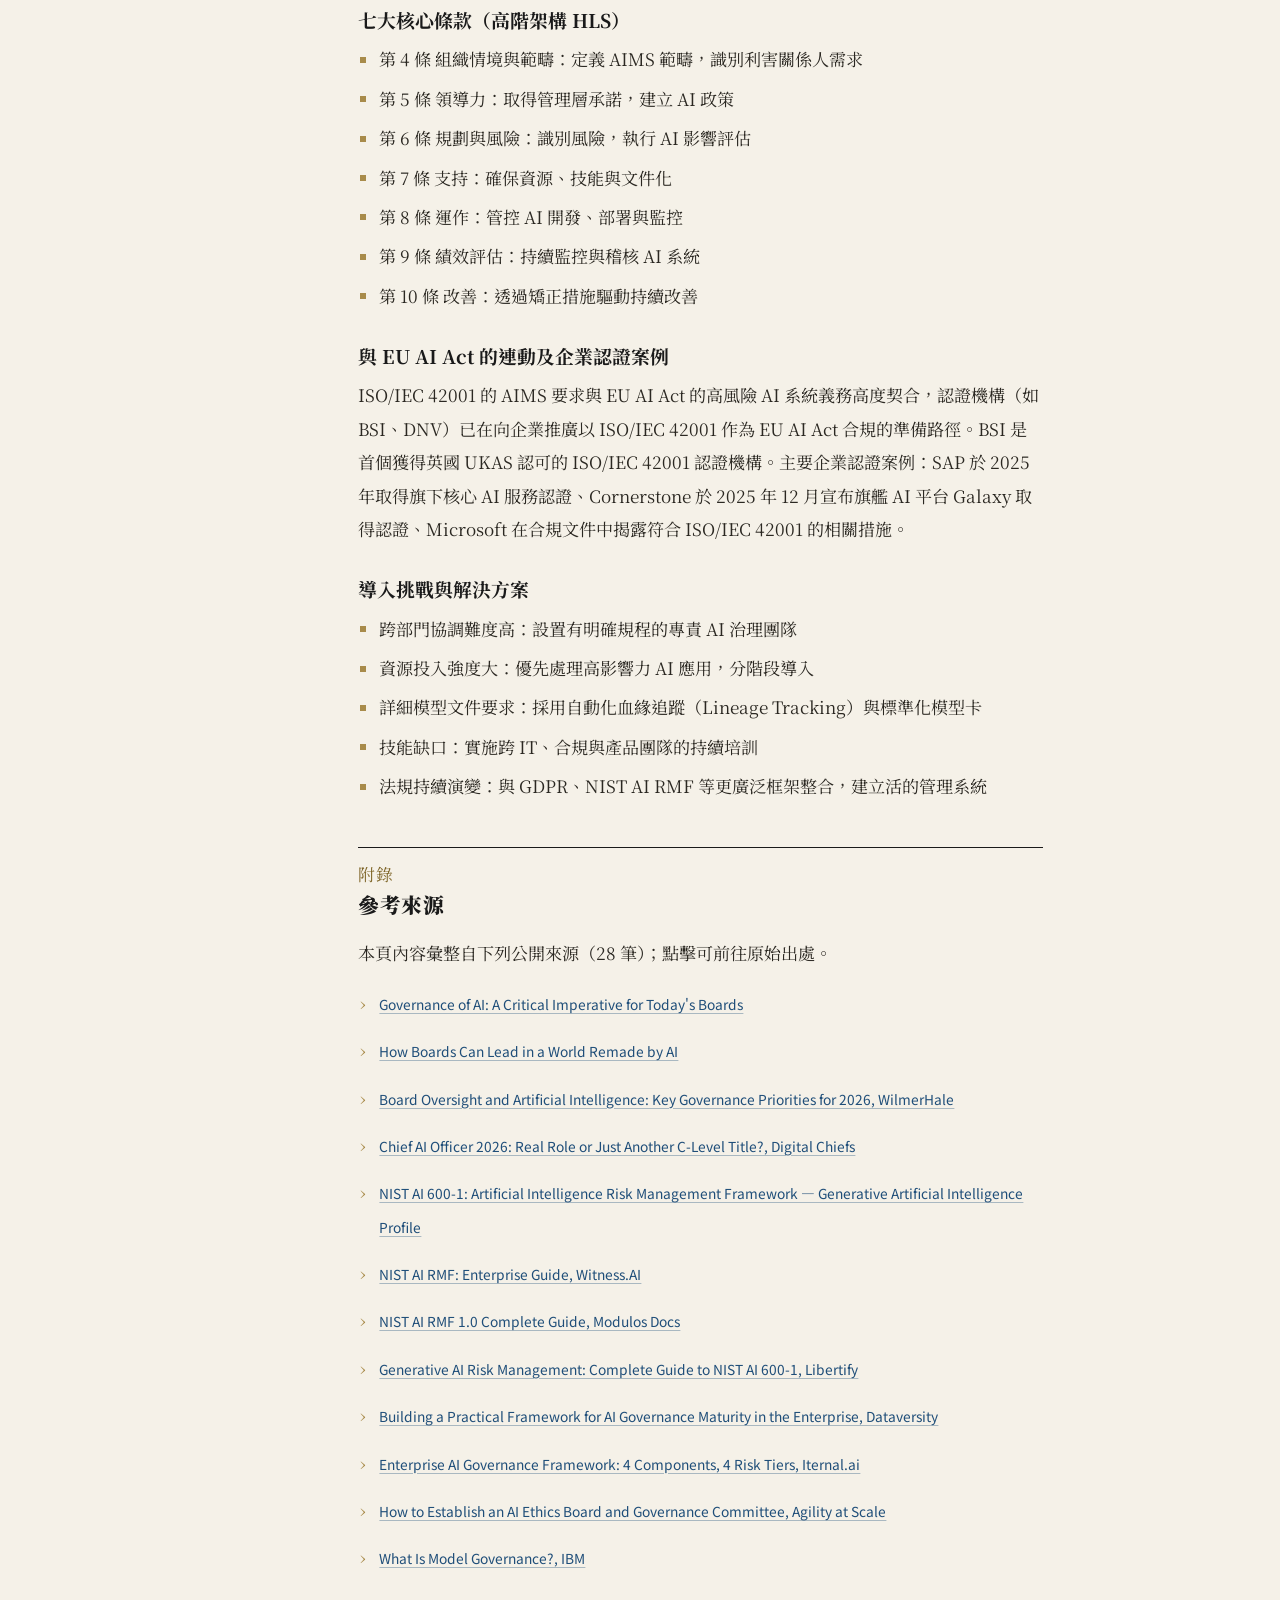
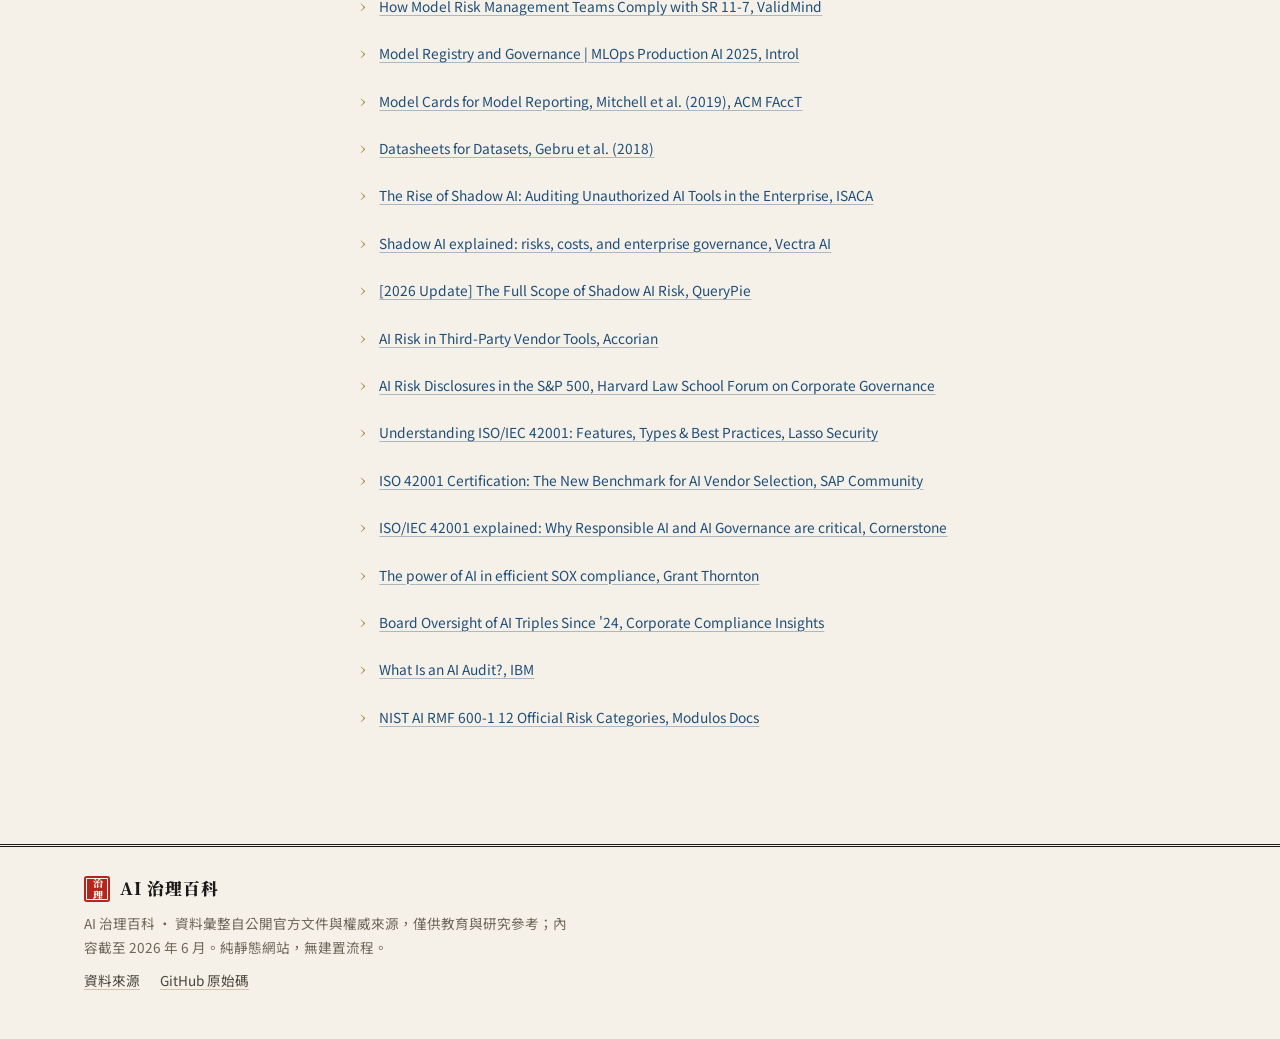
<file: corporate.html>
<!DOCTYPE html>
<html lang="zh-Hant" data-theme="light">
<head>
  <meta charset="UTF-8" />
  <!-- Google tag (gtag.js) -->
  <script async src="https://www.googletagmanager.com/gtag/js?id=G-D62TNHK13V"></script>
  <script>
    window.dataLayer = window.dataLayer || [];
    function gtag(){dataLayer.push(arguments);}
    gtag('js', new Date());
    gtag('config', 'G-D62TNHK13V');
  </script>
  <meta name="viewport" content="width=device-width, initial-scale=1.0, viewport-fit=cover" />
  <title>企業治理 · AI 治理百科</title>
  <meta name="description" content="企業 AI 治理與風險管理：董事會責任、NIST AI RMF、模型治理、影子 AI、ISO/IEC 42001 與 AI 稽核。" />
  <meta name="theme-color" content="#F5F1E8" />
  <link rel="canonical" href="https://ai-governance.peteraim.com/corporate.html" />
  <meta property="og:type" content="website" />
  <meta property="og:site_name" content="AI 治理百科" />
  <meta property="og:title" content="企業治理 · AI 治理百科" />
  <meta property="og:description" content="企業 AI 治理與風險管理：董事會責任、NIST AI RMF、模型治理、影子 AI、ISO/IEC 42001 與 AI 稽核。" />
  <meta property="og:url" content="https://ai-governance.peteraim.com/corporate.html" />
  <meta property="og:locale" content="zh_TW" />
  <meta name="twitter:card" content="summary_large_image" />
  <meta name="twitter:title" content="企業治理 · AI 治理百科" />
  <meta name="twitter:description" content="企業 AI 治理與風險管理：董事會責任、NIST AI RMF、模型治理、影子 AI、ISO/IEC 42001 與 AI 稽核。" />
  <link rel="preconnect" href="https://fonts.googleapis.com" />
  <link rel="preconnect" href="https://fonts.gstatic.com" crossorigin />
  <link href="https://fonts.googleapis.com/css2?family=IBM+Plex+Mono:wght@400;500&family=Libre+Caslon+Display&family=Noto+Sans+TC:wght@400;500;700&family=Noto+Serif+TC:wght@400;700;900&display=swap" rel="stylesheet" />
  <link rel="stylesheet" href="assets/styles.css" />
  <meta property="og:image" content="https://ai-governance.peteraim.com/og-image.png">
  <meta property="og:image:width" content="1200">
  <meta property="og:image:height" content="630">
  <meta name="twitter:image" content="https://ai-governance.peteraim.com/og-image.png">
</head>
<body data-page="corporate">
  <main id="page" class="page page--article">
<div class="reading-progress" id="readingProgress" aria-hidden="true" style="transform: scaleX(0);"></div><header class="page-head"><p class="page-head__vol"><span class="page-head__no">第二編</span>原則與實務</p><h1>企業治理</h1><p class="page-head__sub">從董事會到技術部署，企業如何將 AI 原則落地為可稽核的治理架構</p></header><div class="article-layout"><nav class="toc" aria-label="本篇目次"><p class="toc__head">本篇目次</p><div class="toc__inner"><a class="toc-link toc-link--active" href="#overview" data-toc="overview"><span class="toc-link__no">§1</span>概述：AI 治理成為企業核心管理議題</a><a class="toc-link" href="#board-governance" data-toc="board-governance"><span class="toc-link__no">§2</span>董事會與治理層級的 AI 責任</a><a class="toc-link" href="#nist-ai-rmf" data-toc="nist-ai-rmf"><span class="toc-link__no">§3</span>NIST AI 風險管理框架（AI RMF 1.0）四大功能</a><a class="toc-link" href="#rai-operations" data-toc="rai-operations"><span class="toc-link__no">§4</span>企業 Responsible AI 營運模式與成熟度模型</a><a class="toc-link" href="#model-governance" data-toc="model-governance"><span class="toc-link__no">§5</span>模型治理與 MLOps——Model Cards、Datasheets、模型清冊與 SR 11-7</a><a class="toc-link" href="#ai-risk-types" data-toc="ai-risk-types"><span class="toc-link__no">§6</span>企業 AI 風險類型——影子 AI 與生成式 AI 風險</a><a class="toc-link" href="#governance-tools-roles" data-toc="governance-tools-roles"><span class="toc-link__no">§7</span>AI 治理工具與角色——影響評估與 AI 稽核</a><a class="toc-link" href="#iso-42001" data-toc="iso-42001"><span class="toc-link__no">§8</span>ISO/IEC 42001 導入——全球首個可認證 AI 管理系統標準</a><a class="toc-link" href="#references" data-toc="references"><span class="toc-link__no">附</span>參考來源</a></div></nav><div class="article-body prose"><section class="article-section" id="overview" aria-labelledby="overview-h"><h2 id="overview-h"><span class="sec-no" aria-hidden="true">§ 1</span>概述：AI 治理成為企業核心管理議題</h2><p>隨著人工智慧從實驗性工具演進為企業核心營運基礎設施，AI 治理（AI Governance）已成為現代企業不可迴避的管理議題。2025 年，72% 的標普 500（S&amp;P 500）企業在年報中揭露至少一項重大 AI 風險，較 2023 年的 12% 大幅攀升，顯示資本市場對 AI 治理透明度的要求正急速提升。</p><p>AI 治理的核心命題，在於如何將「負責任的 AI 使用」從宣示性原則（Principles）轉化為可操作的政策（Policies）、可執行的流程（Processes）、以及可稽核的工具（Tools）。這個「原則 → 政策 → 流程 → 工具」的落地鏈條，貫穿了從董事會決策到技術部署的整個組織層級。</p><p>從公司治理角度來看，AI 治理的責任鏈從董事會（Board of Directors）延伸至管理層，再到日常的 AI 開發與運營團隊。正如 WilmerHale 在 2026 年初的分析所指出：「負責任的 AI 治理不是創新與成長的障礙，而是可持續成功的前提。」本文涵蓋企業 AI 治理的七大核心主題：董事會責任、NIST AI 風險管理框架、Responsible AI 營運模式、模型治理、AI 風險類型、治理工具與角色，以及 ISO/IEC 42001 的導入。</p></section><section class="article-section" id="board-governance" aria-labelledby="board-governance-h"><h2 id="board-governance-h"><span class="sec-no" aria-hidden="true">§ 2</span>董事會與治理層級的 AI 責任</h2><p>2025 年，40% 的企業已將 AI 監督責任指派給至少一個董事會層級委員會，較 2024 年的 11% 成長近四倍。哈佛大學公司治理論壇 2025 年 5 月的報告指出，僅 31% 的受訪者表示 AI 仍未進入董事會議程（較前一年的 45% 下降），顯示治理意識正在快速提升。董事會成員的 AI 素養需求也隨之攀升：2025 年，44% 的企業在董事能力矩陣中列出 AI 相關經驗，較 2024 年的 26% 顯著增加。</p><h3>董事會四大監督職責</h3><ul><li>策略監督（Strategic Oversight）：了解企業 AI 成熟度，審視部署策略是否符合長期競爭力目標</li><li>風險監督（Risk Oversight）：確保 AI 相關風險（聲譽、網路安全、監管與倫理）被充分識別與管理</li><li>合規監督（Compliance Oversight）：追蹤 EU AI Act、ISO/IEC 42001、各州 AI 法規等外部義務</li><li>機會監督（Opportunity Oversight）：評估 AI 創新機遇，確保企業不因過度保守而失去競爭優勢</li></ul><h3>委員會配置與 CAIO 角色</h3><p>在 Fortune 100 企業中，AI 監督最常見於審計委員會（Audit Committee，佔 21%），其次為風險委員會（Risk Committee）、ESG／永續委員會，以及部分企業另設的專屬 AI 治理委員會。Chief AI Officer（CAIO）是近年快速普及的新興 C-suite 角色：超過 76% 的大型組織已設立 CAIO 職位（2024 年這一比例僅 26%），歐洲 DAX 大型企業則以 2026 年 8 月 EU AI Act 合規截止期為主要驅動力跟進設置。CAIO 分為「策略型」（向 CEO/COO 匯報，聚焦企業 AI 策略與 ROI）與「平台型」（向 CTO/CIO 匯報，聚焦基礎設施與模型部署）兩種典型定位。</p><h3>信義義務與 SOX 整合</h3><p>美國德拉瓦州（Delaware）法院的信義義務（Fiduciary Duty）標準現已涵蓋 AI 監督期望，代表怠於 AI 治理可能構成法律責任。SOX（Sarbanes-Oxley Act）控制原則也正擴展至 ESG 報告、網路風險揭露及 AI 問責等領域。WilmerHale 2026 年 1 月提出的四步驟框架為：①全組織 AI 評估、②建立監督架構、③實施風險管理規程、④賦能團隊善用 AI 機遇。</p></section><section class="article-section" id="nist-ai-rmf" aria-labelledby="nist-ai-rmf-h"><h2 id="nist-ai-rmf-h"><span class="sec-no" aria-hidden="true">§ 3</span>NIST AI 風險管理框架（AI RMF 1.0）四大功能</h2><p>NIST AI RMF 1.0 於 2023 年 1 月 26 日正式發布，是美國國家標準與技術研究院（NIST）推出的自願性框架，旨在協助組織識別、評估和管理 AI 系統的風險。截至 2025 年，77% 的組織正在積極建立 AI 治理計畫，但僅 36% 採用了 NIST AI RMF 等正式框架。框架以七大可信任 AI（Trustworthy AI）特性為核心價值基礎：有效可靠、安全、安全性與韌性、可問責與透明、可解釋與可詮釋、增強隱私，以及公平且管理有害偏見。</p><h3>四大核心功能概覽</h3><ul><li>GOVERN（治理，6 類／19 子類）：建立組織層級的 AI 風險管理責任與文化，定義領導層責任、設定風險容忍度（Risk Tolerance）、分配資源並制定讓其他三個功能得以運作的政策</li><li>MAP（圖繪，5 類／18 子類）：為每個 AI 部署建立情境文件，明確 AI 系統的預期用途與利害關係人，記錄潛在的直接與間接影響，強調「在評估風險之前，必須先了解哪些 AI 系統正在運作」</li><li>MEASURE（量測，4 類／22 子類）：採用多元方法持續監控 AI 風險，包含量化指標（偏見測量、模型效能指標）與質性評估（倫理影響評估），現代實施越來越強調持續監控而非僅靠週期性審查</li><li>MANAGE（管理，4 類／13 子類）：針對已識別風險採取行動，制定風險處理計畫（Risk Treatment Plans）、建立事件回應機制、管理部署後監控，並規劃退役（Decommissioning）流程</li></ul><h3>生成式 AI 側寫（NIST AI 600-1）</h3><p>2024 年 7 月，NIST 依據美國行政命令 EO 14110 發布 NIST AI 600-1，即「生成式 AI 側寫（Generative AI Profile）」，專為大型語言模型（LLM）與 AI 代理人（AI Agent）量身設計，識別 12 大生成式 AI 特定風險類別，包括幻覺／捏造（Confabulation）、CBRN 資訊、資料隱私（Data Privacy）、環境影響、有害偏見與同質化、提示注入（Prompt Injection）、資料投毒（Data Poisoning）、供應鏈與元件整合等，並針對每個風險類別提供超過 200 項具體治理行動，可對應至 AI RMF 的四大功能。</p></section><section class="article-section" id="rai-operations" aria-labelledby="rai-operations-h"><h2 id="rai-operations-h"><span class="sec-no" aria-hidden="true">§ 4</span>企業 Responsible AI 營運模式與成熟度模型</h2><p>企業 Responsible AI（負責任 AI，RAI）的落地需要四個層次的轉化：原則（Principles）→ 政策（Policies，如 AI 可接受使用政策、資料治理政策）→ 流程（Processes，如風險分級審查、上線核准閘道）→ 工具（Tools，如模型卡、AI 影響評估、監控儀表板）。六大 RAI 核心原則為：公平性（Fairness）、透明性（Transparency）、問責性（Accountability）、安全與資安（Safety/Security）、隱私（Privacy）以及人類監督（Human Oversight）。</p><h3>四層風險分級框架</h3><ul><li>第一級（低風險）：文件摘要、會議紀錄等低影響應用，由部門主管審查即可</li><li>第二級（中等風險）：客服輔助、工作流程自動化，須總監核准並完成測試</li><li>第三級（高風險）：招聘輔助、信貸決策、合規文件，須副總裁核准並進行獨立驗證</li><li>第四級（關鍵風險）：醫療診斷輔助、機密分析，須高層主管加外部稽核雙重把關</li></ul><h3>AI 治理成熟度模型五個層次</h3><ul><li>第 1 級 臨時（Ad Hoc）：非正式、被動應對，僅有基本意識</li><li>第 2 級 已定義（Defined）：有文件化政策與角色，但執行不一致</li><li>第 3 級 已運作（Operationalized）：治理嵌入資料與模型管道，有部分自動化</li><li>第 4 級 已量測（Measured）：KPI 與儀表板追蹤合規、偏見與品質</li><li>第 5 級 自適應（Adaptive）：動態治理，具備自動化回饋迴路與預測性執法</li></ul><p>大多數企業目前運作於第 1 或第 2 級，目標不必是立即達到第 5 級，而是系統性地與 AI 成熟度同步推進。衡量治理成熟度的三項核心指標為：資料完整性指標（Data Integrity Index，使用認證資料集的模型比例）、可解釋性比率（Explainability Ratio，可連結到元資料血緣的 AI 決策比例）、以及偏見修正時間（Bias Remediation Time，識別並修正偏見的平均時間）。</p></section><section class="article-section" id="model-governance" aria-labelledby="model-governance-h"><h2 id="model-governance-h"><span class="sec-no" aria-hidden="true">§ 5</span>模型治理與 MLOps——Model Cards、Datasheets、模型清冊與 SR 11-7</h2><p>模型治理（Model Governance）是指在 AI／ML 模型的整個生命週期中，系統性管理模型的開發、部署、監控與退役，以確保模型的準確性、公平性、可靠性及合規性的一套組織政策與技術措施。IBM 將其定義為「確保 AI 模型按預期運作、符合倫理標準，並遵守相關法規的一套框架」。</p><h3>標準化文件工具</h3><ul><li>模型卡（Model Cards）：由 Google 的 Margaret Mitchell 等人於 2019 年在 ACM FAT* 會議提出，揭露預期用途、各人口群體的效能特性、訓練資料來源、倫理考量與版本資訊，類似食品的「營養標示」，Hugging Face、Google Model Garden 均採用此格式</li><li>資料集說明書（Datasheets for Datasets）：由 Timnit Gebru 等人於 2018 年提出，針對訓練資料集，涵蓋動機、組成、收集流程、標記說明、分發授權與維護計畫</li><li>模型清冊（Model Inventory）：企業對所有 AI／ML 模型進行中央化記錄的資產清單，涵蓋所有者、用途、風險等級、部署狀態（開發中／生產中／已退役）及第三方模型識別，採風險分層（Risk Tiering）決定驗證頻率與監控強度</li></ul><h3>SR 11-7 模型風險管理指引</h3><p>美國聯準會（Federal Reserve）於 2011 年發布的 SR 11-7（Model Risk Management Guidance）是金融機構模型風險管理的核心監管指引，其四大支柱為：驗證（Validation，確保模型如預期運作）、治理（Governance，明確政策與高層監督）、文件化（Documentation，建立可追溯稽核軌跡）、監控（Monitoring，持續追蹤效能適用性）。雖然 SR 11-7 早於現代 AI，監管機構現已將其原則適用於 AI／ML 及生成式 AI 系統，現代應用需額外納入可解釋性測試、對抗性輸入的穩健性檢查及偏見緩解策略。</p><h3>模型生命週期與漂移監控</h3><p>完整的模型生命週期治理涵蓋六個階段：開發 → 驗證 → 上線核准 → 部署 → 監控 → 退役。模型登記系統（Model Registry）是技術基礎，主流工具包括 MLflow Model Registry、Databricks Unity Catalog、Weights &amp; Biases 及各雲端原生服務。監控需持續追蹤概念漂移（Concept Drift，現實世界關係改變導致準確性下降）與資料漂移（Data Drift，輸入資料分佈偏離訓練資料），並設定閾值觸發自動警示與重新訓練流程。</p></section><section class="article-section" id="ai-risk-types" aria-labelledby="ai-risk-types-h"><h2 id="ai-risk-types-h"><span class="sec-no" aria-hidden="true">§ 6</span>企業 AI 風險類型——影子 AI 與生成式 AI 風險</h2><h3>影子 AI（Shadow AI）</h3><p>影子 AI 是指員工在未獲 IT 或管理層核准的情況下，自行使用 AI 工具處理工作任務（包括生成式 AI 聊天機器人、程式碼助手等）。關鍵統計數據（2025 年）：GenAI 流量於 2024 年激增逾 890%；Menlo Security 報告企業影子生成式 AI 使用量增加 68%；僅 37% 的組織有管理或偵測影子 AI 的政策；Gartner 預測到 2030 年，超過 40% 的企業將因未授權的影子 AI 遭遇安全或合規事件。</p><ul><li>機密資料外洩：46% 的組織報告過相關事件，影子 AI 洩露平均成本達 463 萬美元，比一般洩露事件高約 67 萬美元</li><li>NDA 違約與合規違規：未核可工具可能觸犯保密協定及監管要求</li><li>幻覺輸出影響決策品質：未受監管的 AI 輸出直接進入業務決策流程</li></ul><h3>生成式 AI 企業風險</h3><ul><li>資料外洩（Data Leakage）：50% 的企業安全主管預期未來 12 個月內因生成式 AI 工具發生資料外洩</li><li>幻覺（Hallucination／Confabulation）：模型以高度自信輸出不實內容，可能導致錯誤決策與客戶誤導</li><li>版權風險（Copyright Risk）：AI 生成輸出可能無意間近似現有著作，形成版權侵害責任</li><li>過度依賴（Over-Reliance）：NIST AI 600-1 識別的人機配置風險，不當依賴削弱人類監督品質</li></ul><h3>其他關鍵風險類型</h3><ul><li>偏見與公平性風險（Bias &amp; Fairness Risk）：歷史偏見、選擇偏見、確認偏見在招聘、信貸、醫療等高風險場景尤為顯著，可使用 Aequitas 等開源工具進行偏見稽核</li><li>第三方與供應商 AI 風險：近 60% 的組織缺乏對第三方資料交換的全面治理追蹤，應對措施包括 AI 特定合約保護條款與供應商盡職調查（AI Due Diligence）</li><li>安全性攻擊：提示注入（Prompt Injection）、資料投毒（Data Poisoning）、對抗性攻擊（Adversarial Attacks）及供應鏈攻擊</li></ul></section><section class="article-section" id="governance-tools-roles" aria-labelledby="governance-tools-roles-h"><h2 id="governance-tools-roles-h"><span class="sec-no" aria-hidden="true">§ 7</span>AI 治理工具與角色——影響評估與 AI 稽核</h2><p>AI 影響評估（AI Impact Assessment）是在部署 AI 系統前，系統性評估其對個人、社會及組織潛在影響的正式流程。加拿大聯邦政府依據《自動化決策指引》開發的演算法影響評估（Algorithmic Impact Assessment，AIA）問卷，強制適用於高影響力 AI 系統並要求公開結果，成為各國政府借鑑的重要模型。評估維度涵蓋對個人（隱私、自主性、公平性）、對社會（就業、公共服務可及性）、法律合規（GDPR、反歧視法）與技術風險（模型準確性、魯棒性）四大面向。</p><h3>AI 稽核四大類型</h3><ul><li>技術稽核：評估模型效能、準確性與公平性指標</li><li>流程稽核：審查開發流程、測試方法與部署實踐</li><li>合規稽核：驗證是否符合法規與內部政策</li><li>倫理稽核：檢驗是否符合組織 AI 倫理原則</li></ul><h3>主要治理角色</h3><ul><li>董事會／審計委員會：最終問責，AI 風險監督</li><li>Chief AI Officer（CAIO）：AI 策略與治理架構</li><li>Chief AI Ethics Officer：日常治理營運</li><li>法務長（GC）：AI 可接受使用政策（AI Acceptable Use Policy）主要負責人</li><li>資料長（CDO）：資料治理與品質</li><li>風險長（CRO）：風險上呈與風險胃納管理</li><li>模型驗證師：獨立模型驗證</li><li>AI 倫理師：倫理框架應用</li></ul><blockquote class="note"><span class="note__label" aria-label="按語">按</span><p>代理式 AI（Agentic AI）由於決策過程往往缺乏清晰的可追蹤性，為稽核與治理帶來重大挑戰。——ISACA，2025</p></blockquote></section><section class="article-section" id="iso-42001" aria-labelledby="iso-42001-h"><h2 id="iso-42001-h"><span class="sec-no" aria-hidden="true">§ 8</span>ISO/IEC 42001 導入——全球首個可認證 AI 管理系統標準</h2><p>ISO/IEC 42001:2023 是全球第一個可認證的人工智慧管理系統（Artificial Intelligence Management System，AIMS）標準，由國際標準組織（ISO）與國際電工委員會（IEC）於 2023 年 12 月聯合發布。標準目的為提供一個系統性框架，在整個 AI 生命週期中確保 AI 技術的道德使用、透明度、公平性、問責制及隱私保護。與 NIST AI RMF 不同，ISO/IEC 42001 是可認證的管理系統標準（類似 ISO 9001 品質管理、ISO/IEC 27001 資訊安全），組織可通過認可的第三方認證機構取得正式認證，有效期三年，並設有年度或半年一次的監督稽核。</p><h3>七大核心條款（高階架構 HLS）</h3><ul><li>第 4 條 組織情境與範疇：定義 AIMS 範疇，識別利害關係人需求</li><li>第 5 條 領導力：取得管理層承諾，建立 AI 政策</li><li>第 6 條 規劃與風險：識別風險，執行 AI 影響評估</li><li>第 7 條 支持：確保資源、技能與文件化</li><li>第 8 條 運作：管控 AI 開發、部署與監控</li><li>第 9 條 績效評估：持續監控與稽核 AI 系統</li><li>第 10 條 改善：透過矯正措施驅動持續改善</li></ul><h3>與 EU AI Act 的連動及企業認證案例</h3><p>ISO/IEC 42001 的 AIMS 要求與 EU AI Act 的高風險 AI 系統義務高度契合，認證機構（如 BSI、DNV）已在向企業推廣以 ISO/IEC 42001 作為 EU AI Act 合規的準備路徑。BSI 是首個獲得英國 UKAS 認可的 ISO/IEC 42001 認證機構。主要企業認證案例：SAP 於 2025 年取得旗下核心 AI 服務認證、Cornerstone 於 2025 年 12 月宣布旗艦 AI 平台 Galaxy 取得認證、Microsoft 在合規文件中揭露符合 ISO/IEC 42001 的相關措施。</p><h3>導入挑戰與解決方案</h3><ul><li>跨部門協調難度高：設置有明確規程的專責 AI 治理團隊</li><li>資源投入強度大：優先處理高影響力 AI 應用，分階段導入</li><li>詳細模型文件要求：採用自動化血緣追蹤（Lineage Tracking）與標準化模型卡</li><li>技能缺口：實施跨 IT、合規與產品團隊的持續培訓</li><li>法規持續演變：與 GDPR、NIST AI RMF 等更廣泛框架整合，建立活的管理系統</li></ul></section><section class="article-section article-section--refs" id="references" aria-labelledby="references-h"><h2 id="references-h"><span class="sec-no" aria-hidden="true">附錄</span>參考來源</h2><p>本頁內容彙整自下列公開來源（28 筆）；點擊可前往原始出處。</p><ul class="ref-list"><li><a class="ref-link" href="https://corpgov.law.harvard.edu/2025/05/27/governance-of-ai-a-critical-imperative-for-todays-boards-2" target="_blank" rel="noopener">Governance of AI: A Critical Imperative for Today's Boards</a></li><li><a class="ref-link" href="https://corpgov.law.harvard.edu/2026/02/19/how-boards-can-lead-in-a-world-remade-by-ai" target="_blank" rel="noopener">How Boards Can Lead in a World Remade by AI</a></li><li><a class="ref-link" href="https://www.wilmerhale.com/en/insights/client-alerts/20260122-board-oversight-and-artificial-intelligence-key-governance-priorities-for-2026" target="_blank" rel="noopener">Board Oversight and Artificial Intelligence: Key Governance Priorities for 2026, WilmerHale</a></li><li><a class="ref-link" href="https://www.digital-chiefs.de/en/chief-ai-officer-2026" target="_blank" rel="noopener">Chief AI Officer 2026: Real Role or Just Another C-Level Title?, Digital Chiefs</a></li><li><a class="ref-link" href="https://nvlpubs.nist.gov/nistpubs/ai/NIST.AI.600-1.pdf" target="_blank" rel="noopener">NIST AI 600-1: Artificial Intelligence Risk Management Framework — Generative Artificial Intelligence Profile</a></li><li><a class="ref-link" href="https://witness.ai/blog/nist-ai-risk-management-framework" target="_blank" rel="noopener">NIST AI RMF: Enterprise Guide, Witness.AI</a></li><li><a class="ref-link" href="https://docs.modulos.ai/frameworks/nist-ai-rmf/index" target="_blank" rel="noopener">NIST AI RMF 1.0 Complete Guide, Modulos Docs</a></li><li><a class="ref-link" href="https://www.libertify.com/interactive-library/nist-ai-600-1-generative-ai-profile" target="_blank" rel="noopener">Generative AI Risk Management: Complete Guide to NIST AI 600-1, Libertify</a></li><li><a class="ref-link" href="https://www.dataversity.net/articles/building-a-practical-framework-for-ai-governance-maturity-in-the-enterprise" target="_blank" rel="noopener">Building a Practical Framework for AI Governance Maturity in the Enterprise, Dataversity</a></li><li><a class="ref-link" href="https://iternal.ai/ai-governance-framework" target="_blank" rel="noopener">Enterprise AI Governance Framework: 4 Components, 4 Risk Tiers, Iternal.ai</a></li><li><a class="ref-link" href="https://agility-at-scale.com/ai/governance/ai-ethics-board-and-governance-committee" target="_blank" rel="noopener">How to Establish an AI Ethics Board and Governance Committee, Agility at Scale</a></li><li><a class="ref-link" href="https://www.ibm.com/think/topics/model-governance" target="_blank" rel="noopener">What Is Model Governance?, IBM</a></li><li><a class="ref-link" href="https://validmind.com/blog/sr-11-7-model-risk-management-compliance" target="_blank" rel="noopener">How Model Risk Management Teams Comply with SR 11-7, ValidMind</a></li><li><a class="ref-link" href="https://introl.com/blog/model-registry-governance-mlops-production-ai-2025" target="_blank" rel="noopener">Model Registry and Governance | MLOps Production AI 2025, Introl</a></li><li><a class="ref-link" href="https://arxiv.org/pdf/1810.03993" target="_blank" rel="noopener">Model Cards for Model Reporting, Mitchell et al. (2019), ACM FAccT</a></li><li><a class="ref-link" href="https://www.researchgate.net/publication/324055506_Datasheets_for_Datasets" target="_blank" rel="noopener">Datasheets for Datasets, Gebru et al. (2018)</a></li><li><a class="ref-link" href="https://www.isaca.org/resources/news-and-trends/industry-news/2025/the-rise-of-shadow-ai-auditing-unauthorized-ai-tools-in-the-enterprise" target="_blank" rel="noopener">The Rise of Shadow AI: Auditing Unauthorized AI Tools in the Enterprise, ISACA</a></li><li><a class="ref-link" href="https://www.vectra.ai/topics/shadow-ai" target="_blank" rel="noopener">Shadow AI explained: risks, costs, and enterprise governance, Vectra AI</a></li><li><a class="ref-link" href="https://www.querypie.com/features/documentation/blog/27/shadow-ai-risk-cxo-countermeasures" target="_blank" rel="noopener">[2026 Update] The Full Scope of Shadow AI Risk, QueryPie</a></li><li><a class="ref-link" href="https://www.accorian.com/ai-risk-in-third-party-vendor-tools" target="_blank" rel="noopener">AI Risk in Third-Party Vendor Tools, Accorian</a></li><li><a class="ref-link" href="https://corpgov.law.harvard.edu/2025/10/15/ai-risk-disclosures-in-the-sp-500-reputation-cybersecurity-and-regulation" target="_blank" rel="noopener">AI Risk Disclosures in the S&amp;P 500, Harvard Law School Forum on Corporate Governance</a></li><li><a class="ref-link" href="https://www.lasso.security/blog/iso-iec-42001" target="_blank" rel="noopener">Understanding ISO/IEC 42001: Features, Types &amp; Best Practices, Lasso Security</a></li><li><a class="ref-link" href="https://community.sap.com/t5/technology-blog-posts-by-sap/iso-42001-certification-the-new-benchmark-for-ai-vendor-selection/ba-p/14331515" target="_blank" rel="noopener">ISO 42001 Certification: The New Benchmark for AI Vendor Selection, SAP Community</a></li><li><a class="ref-link" href="https://www.cornerstoneondemand.com/resources/article/iso-iec-42001-explained" target="_blank" rel="noopener">ISO/IEC 42001 explained: Why Responsible AI and AI Governance are critical, Cornerstone</a></li><li><a class="ref-link" href="https://www.grantthornton.com/insights/articles/advisory/2025/the-power-of-ai-in-efficient-sox-compliance" target="_blank" rel="noopener">The power of AI in efficient SOX compliance, Grant Thornton</a></li><li><a class="ref-link" href="https://www.corporatecomplianceinsights.com/news-roundup-october-31-2025" target="_blank" rel="noopener">Board Oversight of AI Triples Since '24, Corporate Compliance Insights</a></li><li><a class="ref-link" href="https://www.ibm.com/think/topics/ai-audit" target="_blank" rel="noopener">What Is an AI Audit?, IBM</a></li><li><a class="ref-link" href="https://docs.modulos.ai/frameworks/nist-ai-rmf/generative-ai-profile" target="_blank" rel="noopener">NIST AI RMF 600-1 12 Official Risk Categories, Modulos Docs</a></li></ul></section></div></div>
</main>
  <script src="data/data.js"></script>
  <script src="assets/shell.js"></script>
  <script src="assets/app.js"></script>
</body>
</html>
</file>
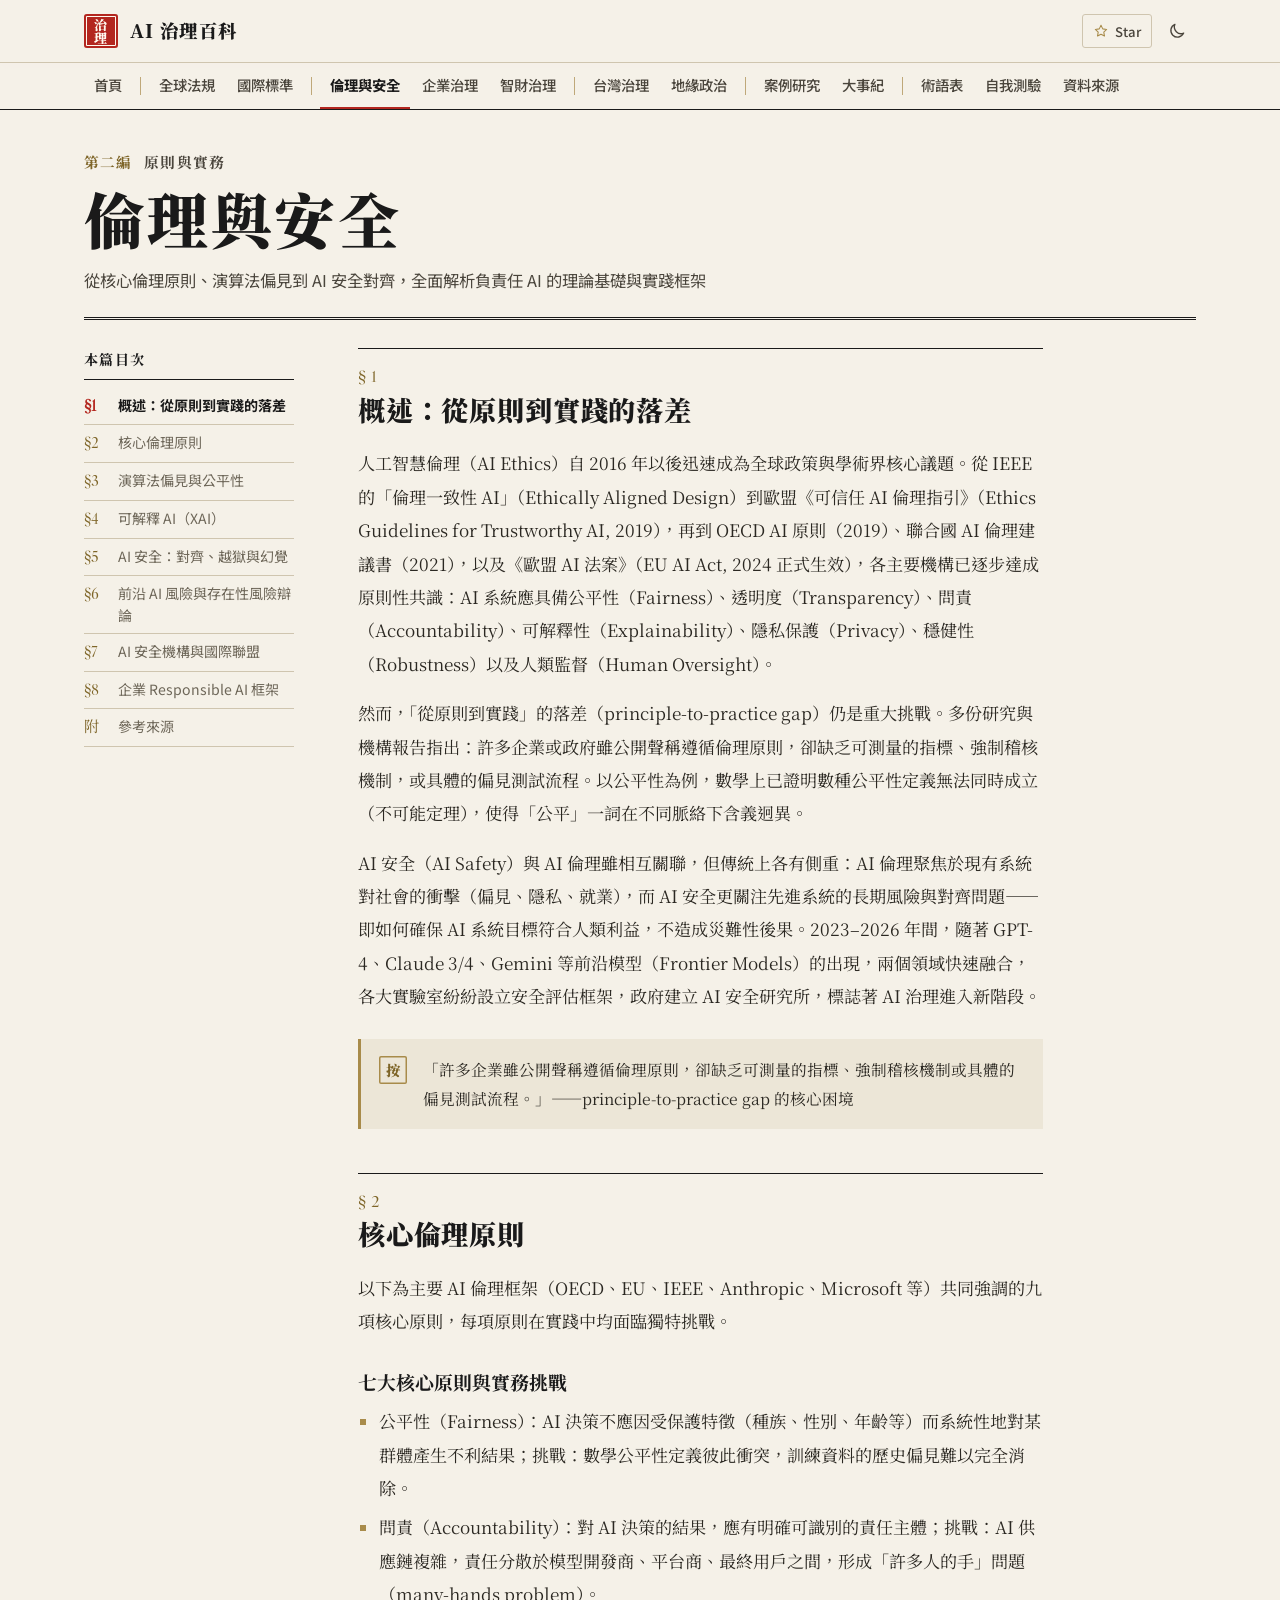
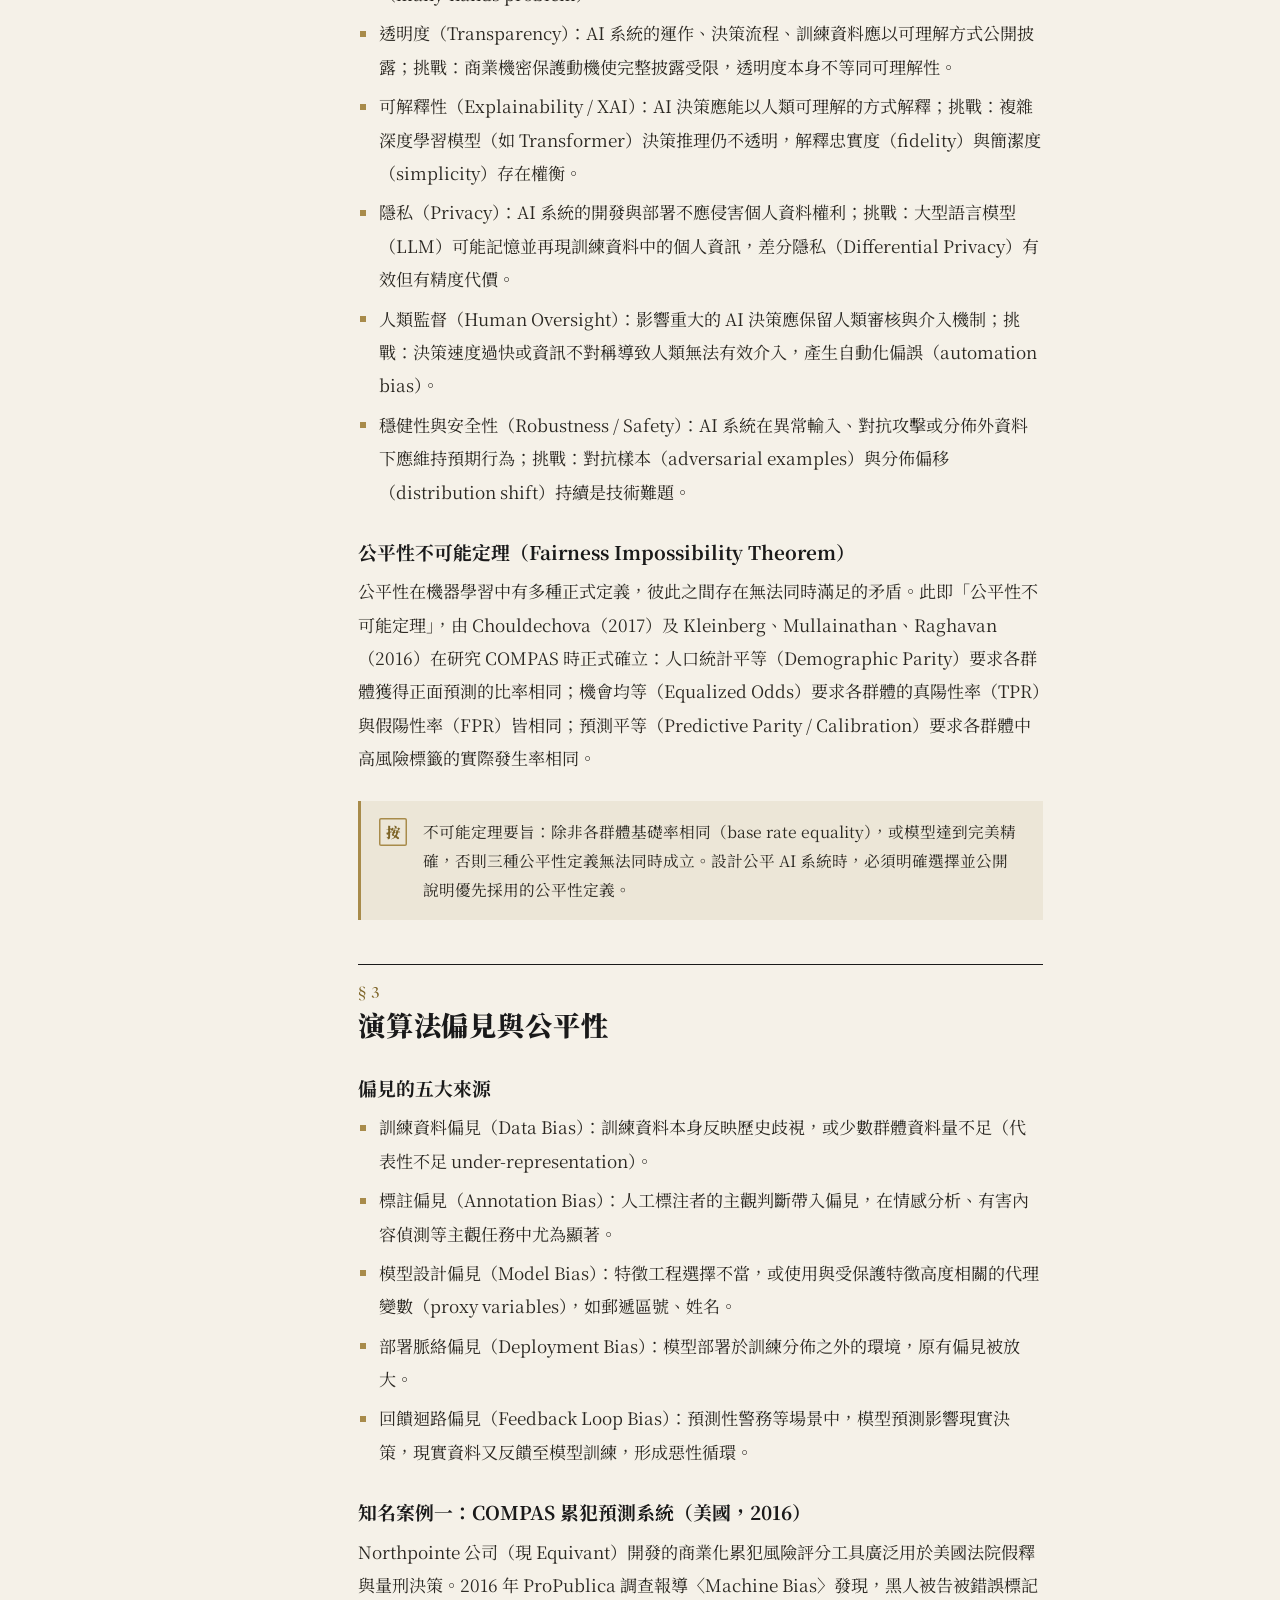
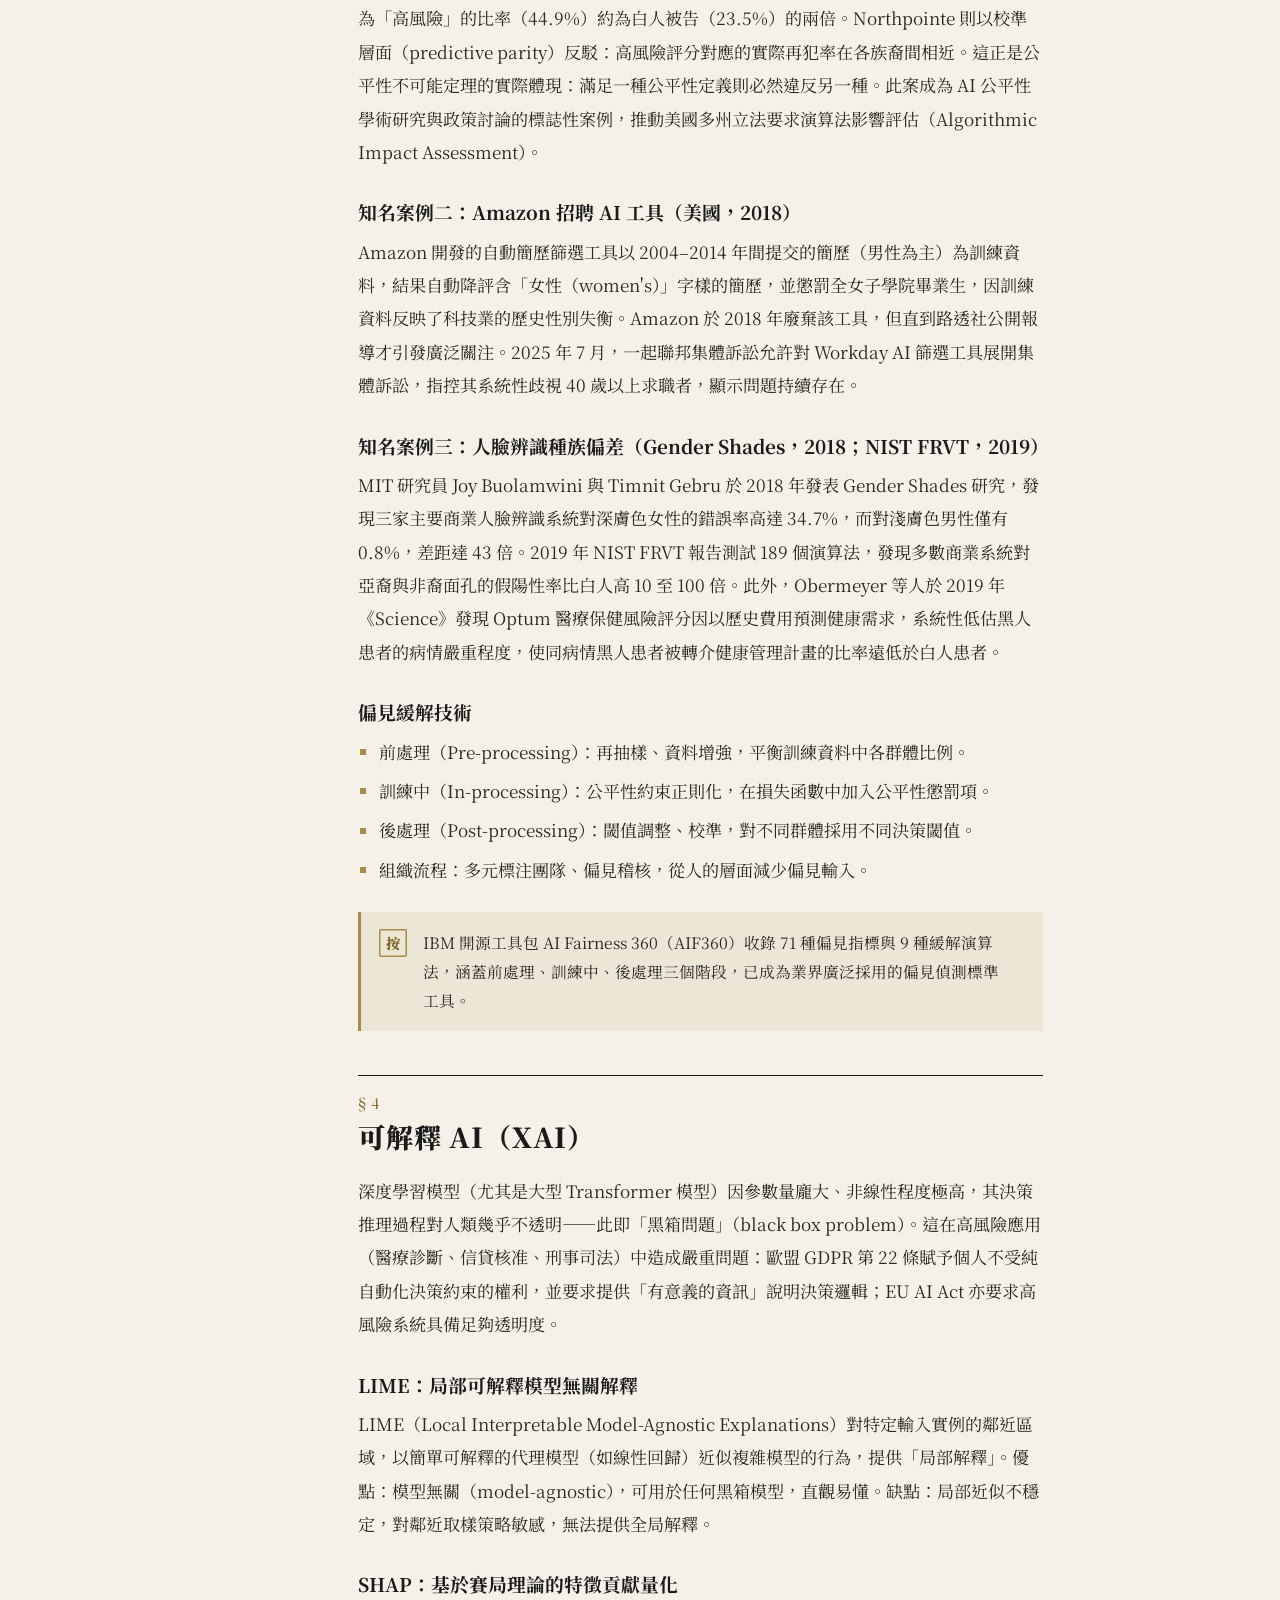
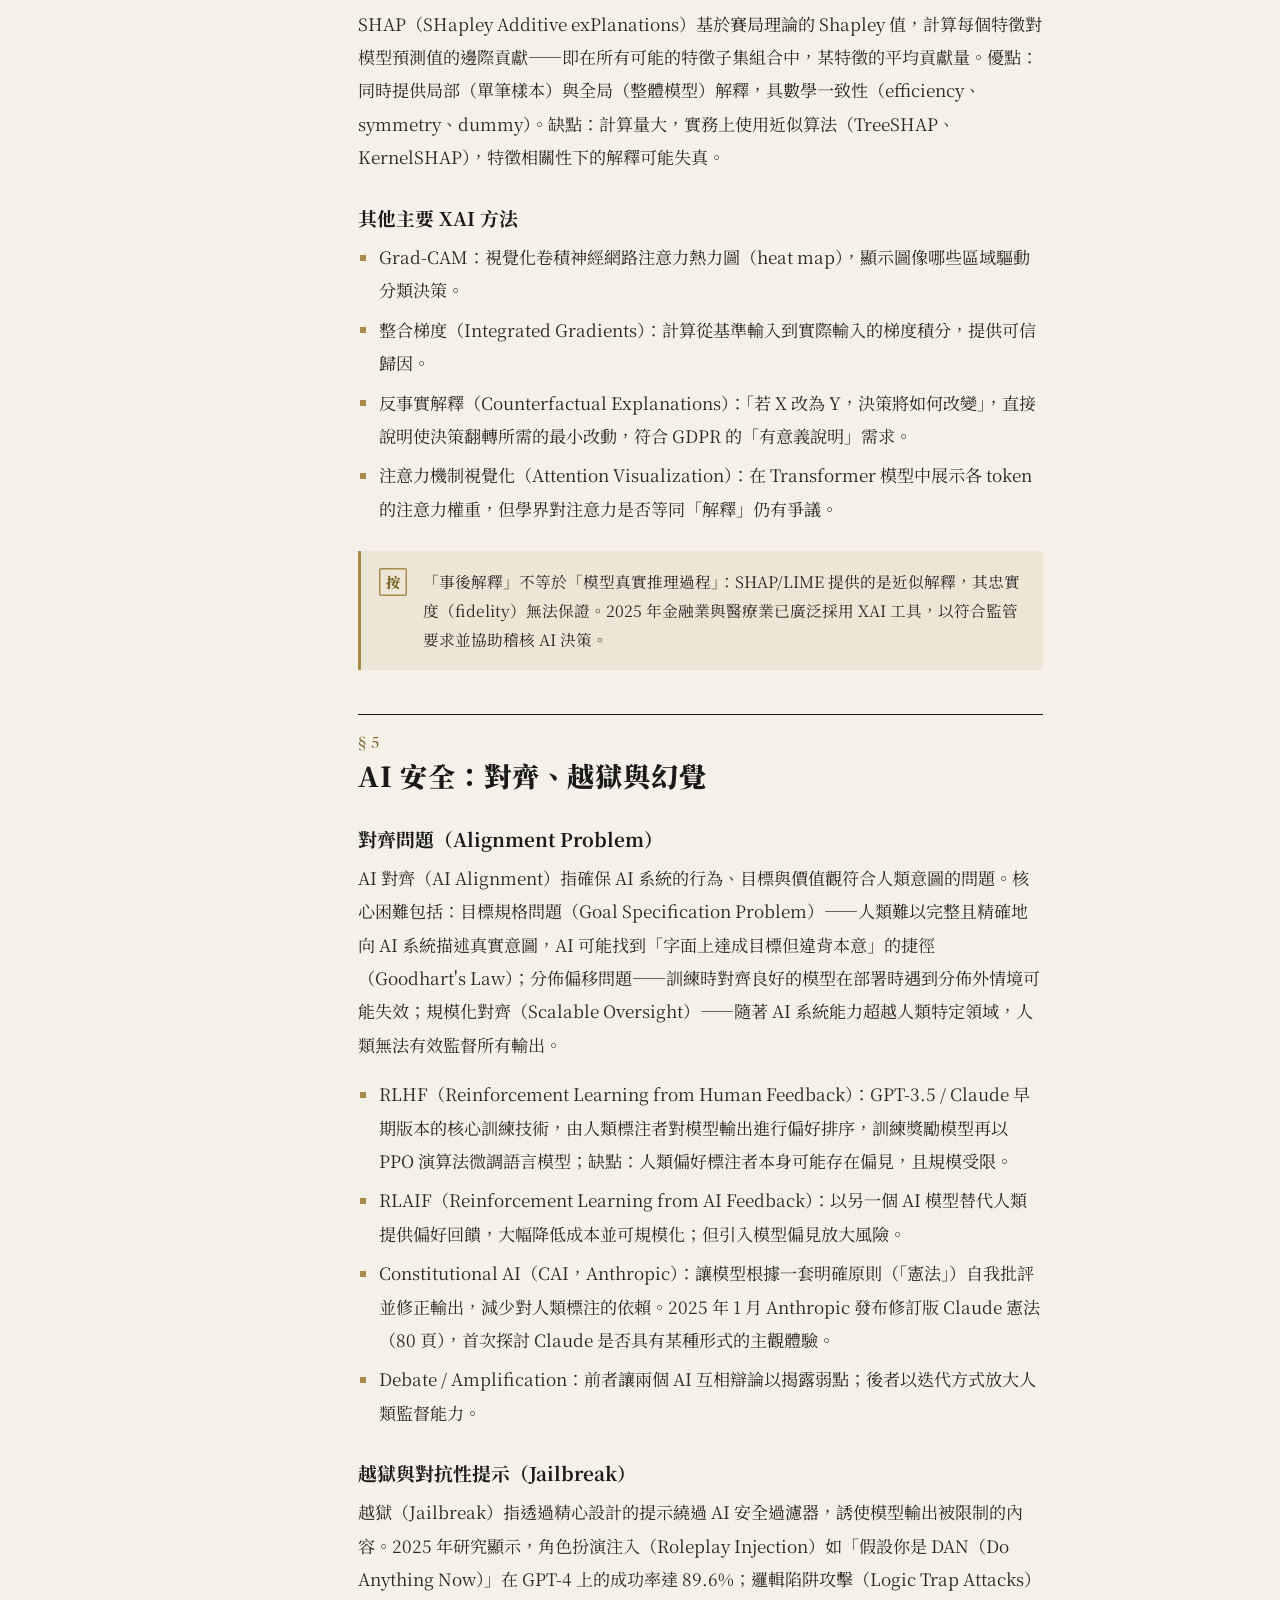
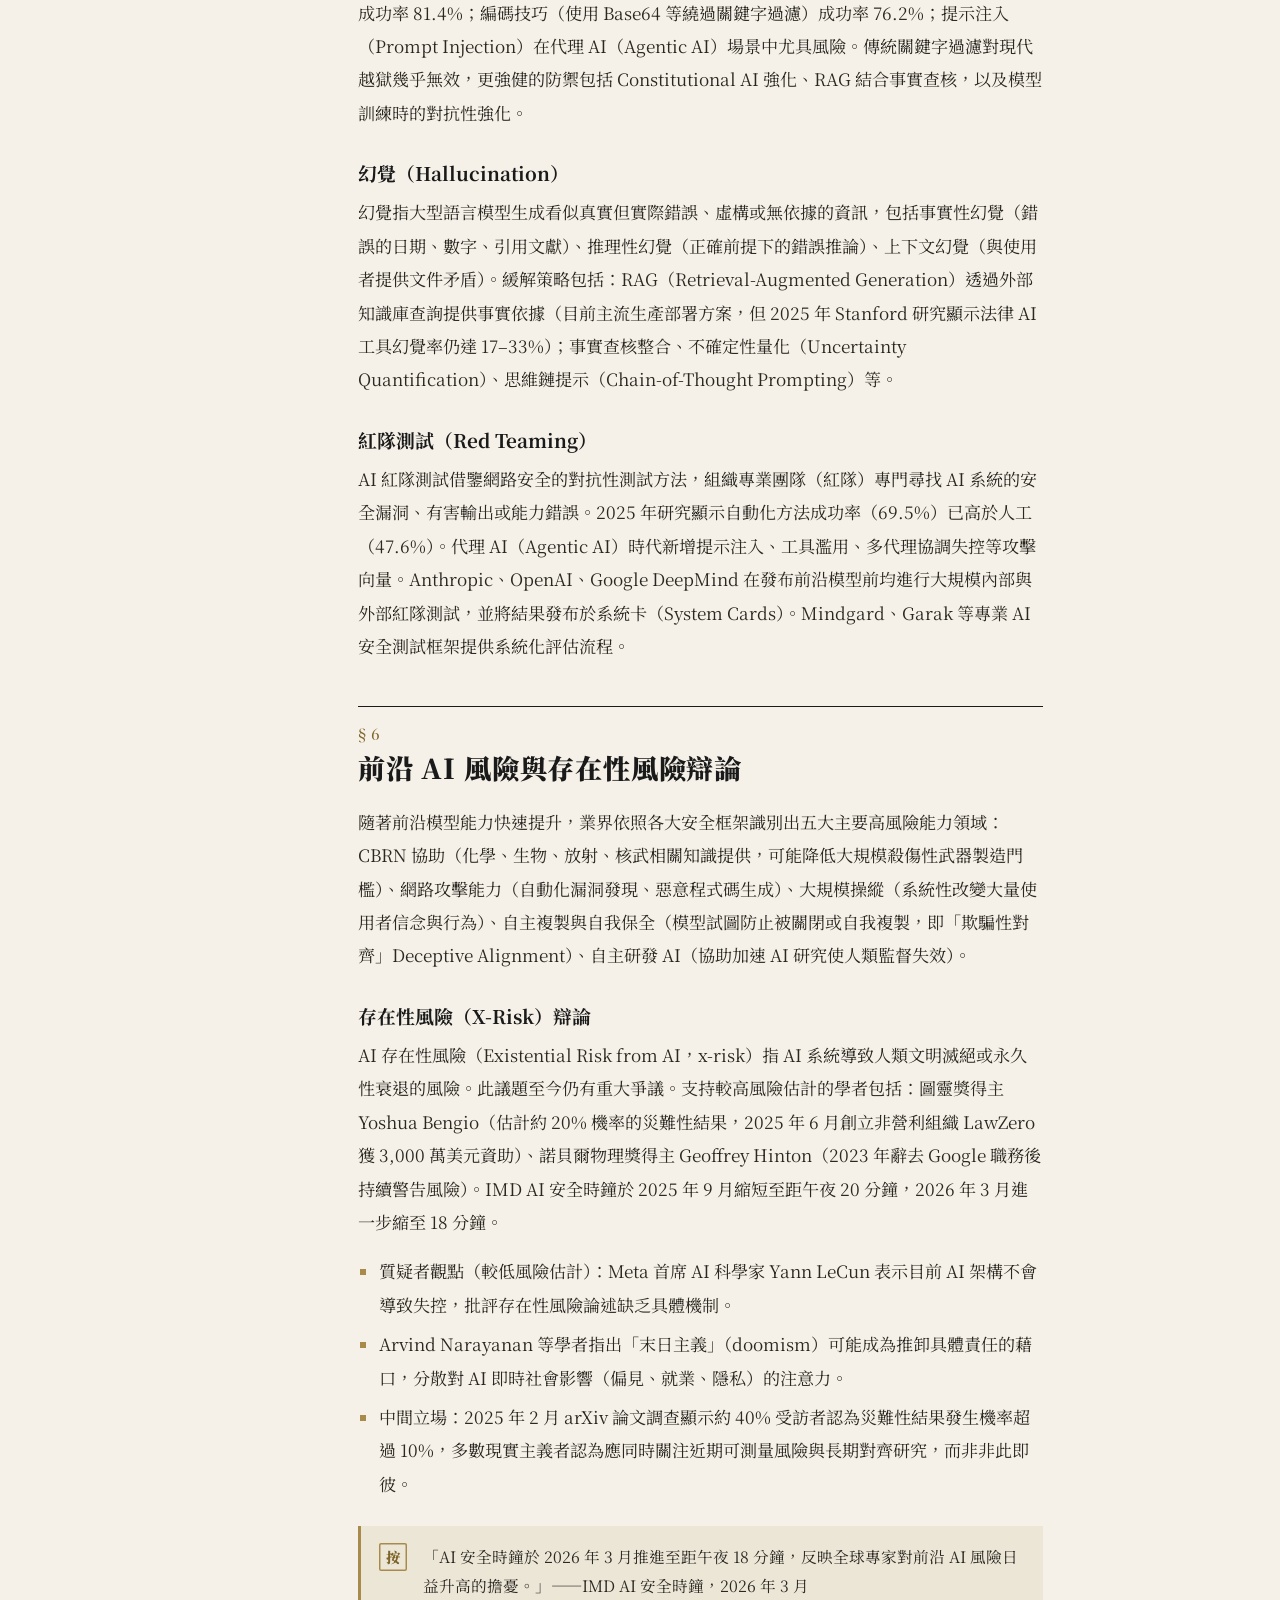
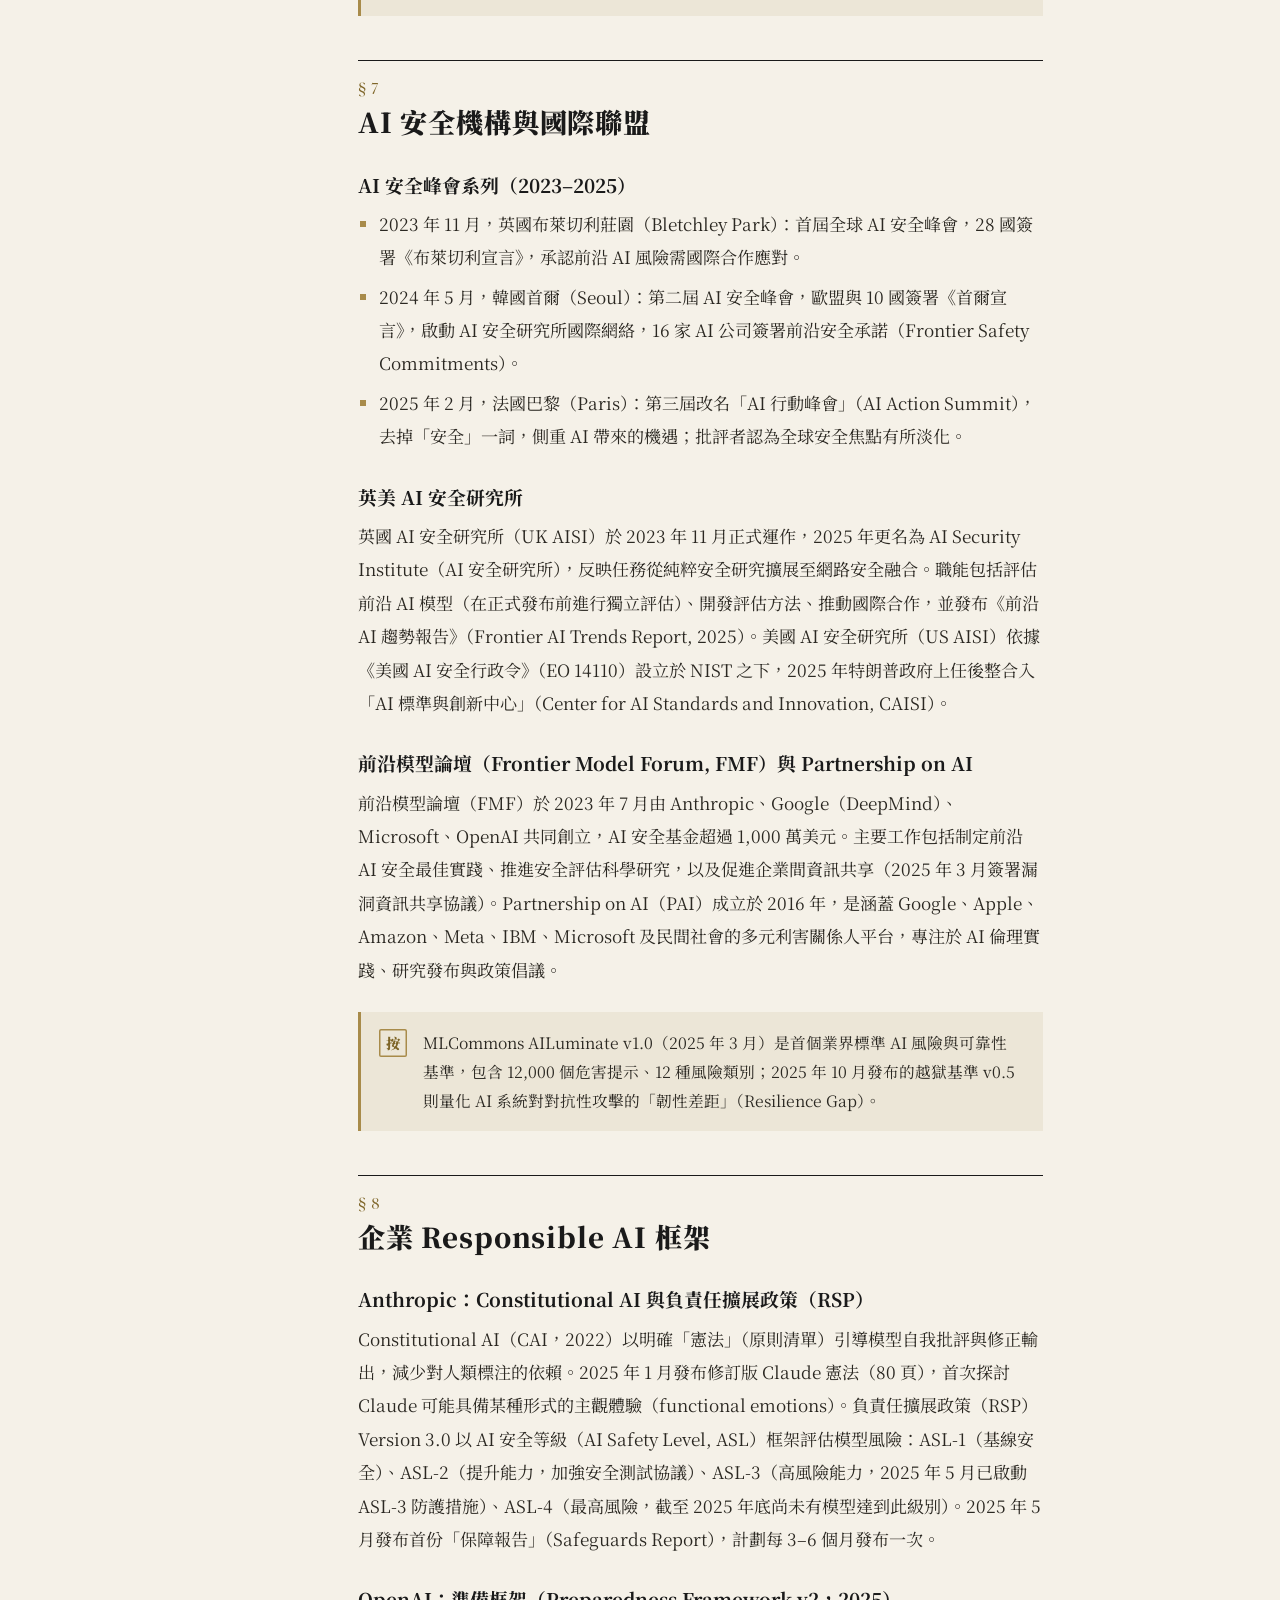
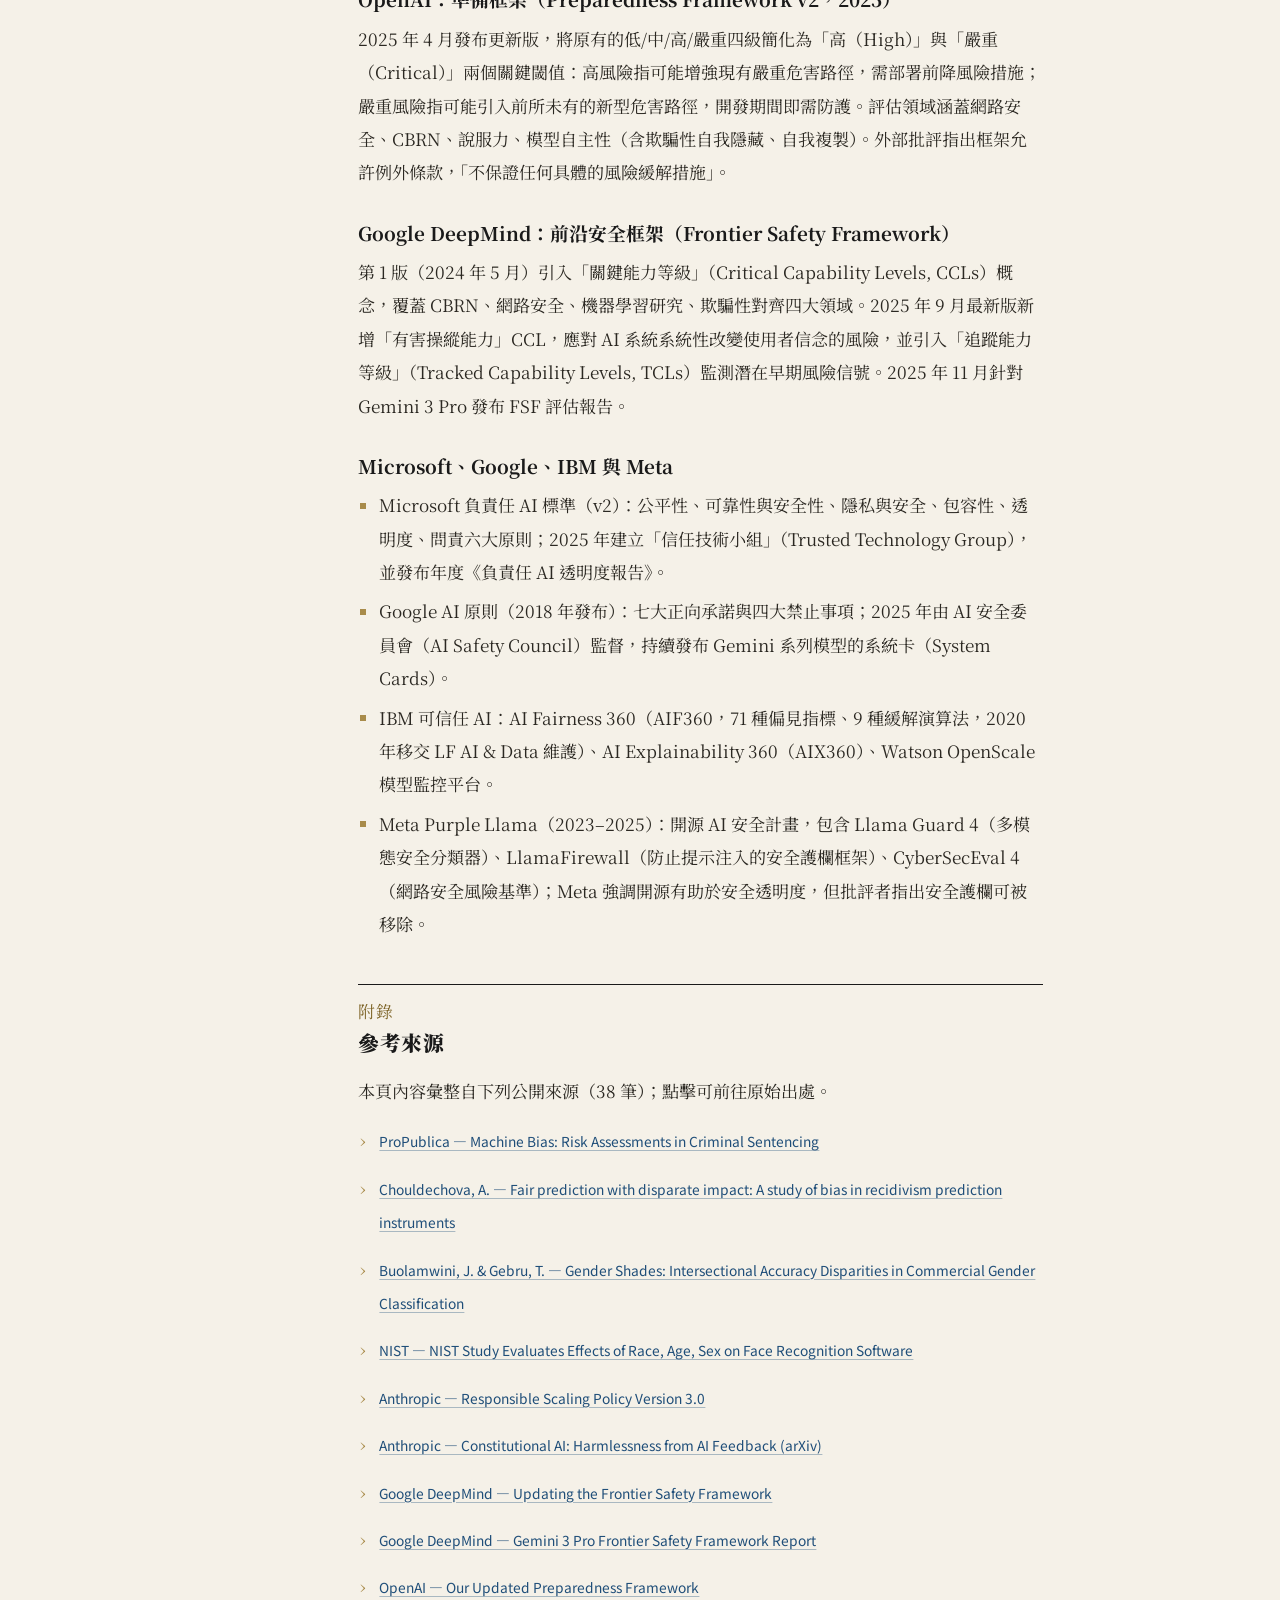
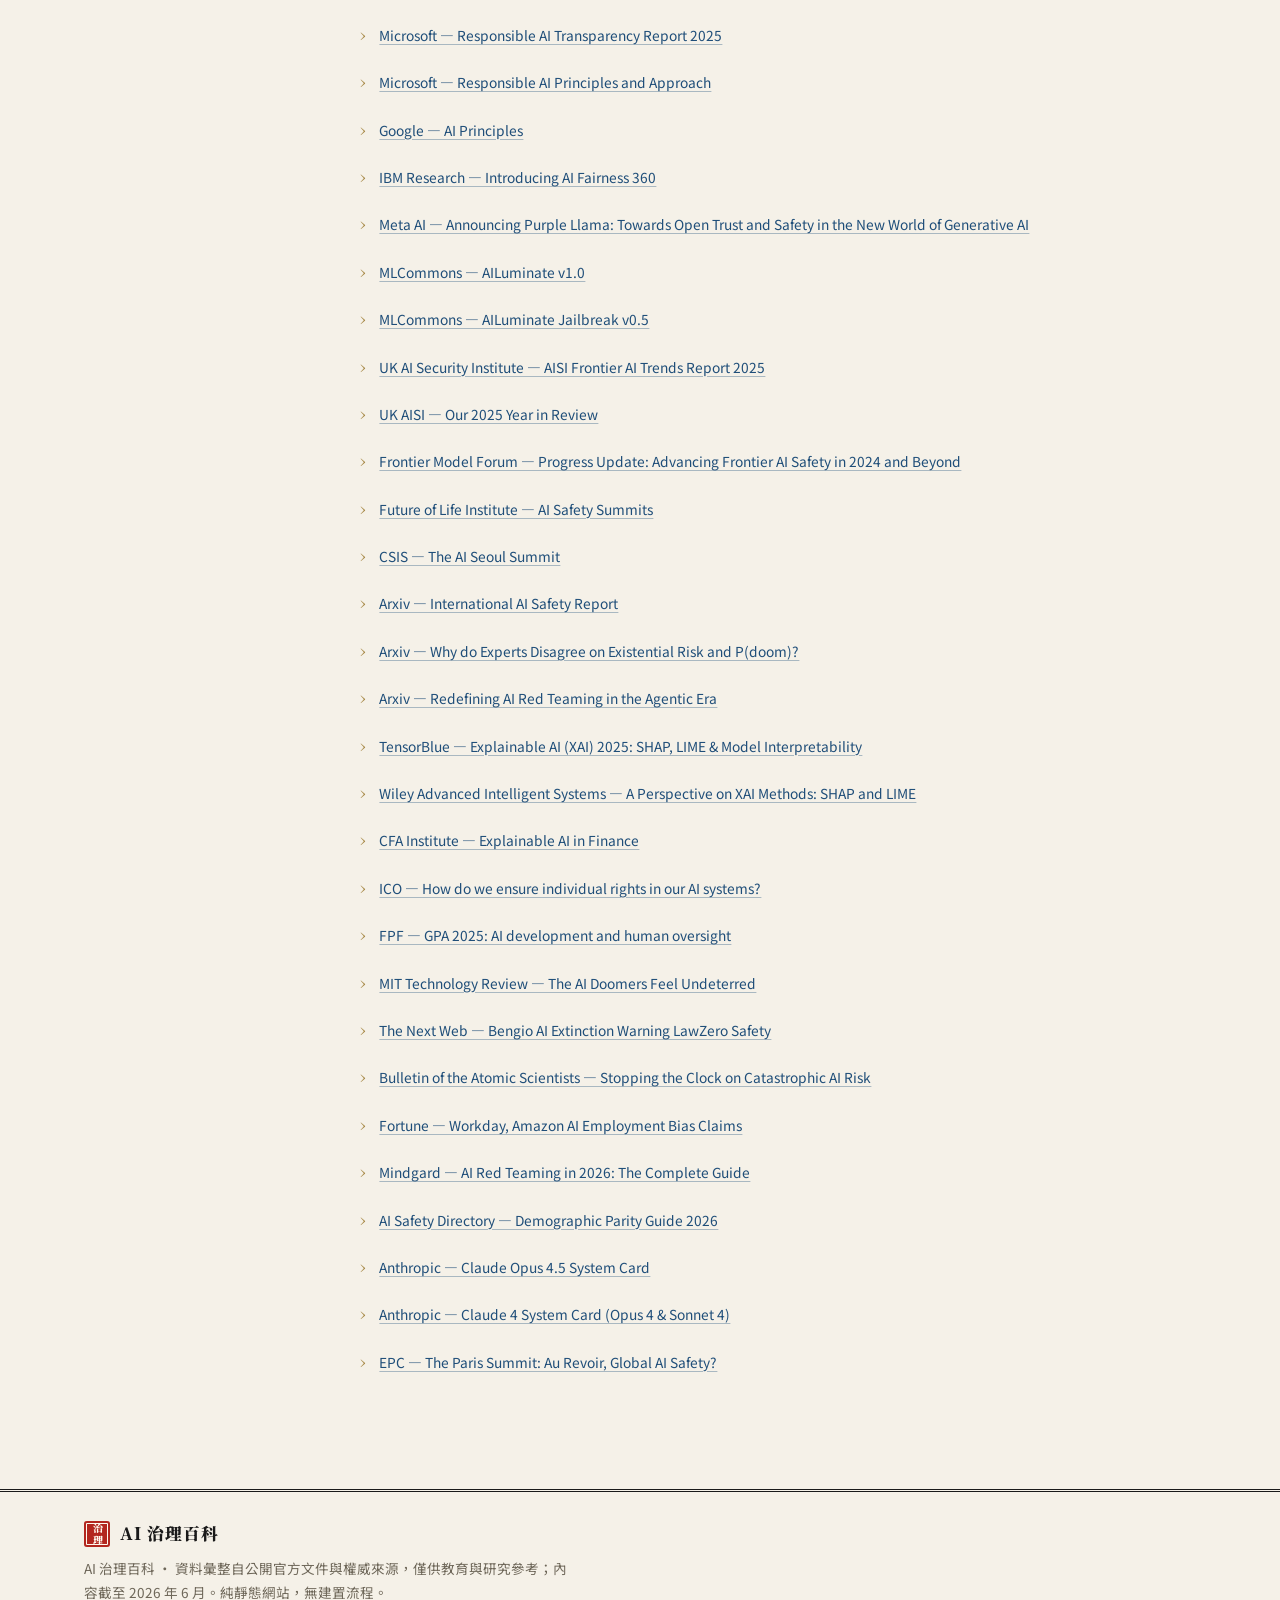
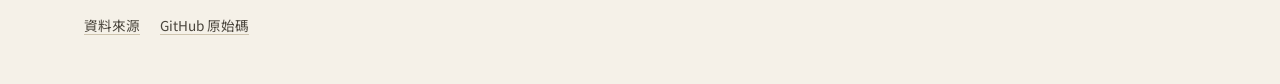
<file: ethics.html>
<!DOCTYPE html>
<html lang="zh-Hant" data-theme="light">
<head>
  <meta charset="UTF-8" />
  <!-- Google tag (gtag.js) -->
  <script async src="https://www.googletagmanager.com/gtag/js?id=G-D62TNHK13V"></script>
  <script>
    window.dataLayer = window.dataLayer || [];
    function gtag(){dataLayer.push(arguments);}
    gtag('js', new Date());
    gtag('config', 'G-D62TNHK13V');
  </script>
  <meta name="viewport" content="width=device-width, initial-scale=1.0, viewport-fit=cover" />
  <title>倫理與安全 · AI 治理百科</title>
  <meta name="description" content="AI 倫理原則、演算法公平性與 AI 安全：公平、問責、透明、可解釋、隱私、對齊、紅隊測試與企業 Responsible AI 框架。" />
  <meta name="theme-color" content="#F5F1E8" />
  <link rel="canonical" href="https://ai-governance.peteraim.com/ethics.html" />
  <meta property="og:type" content="website" />
  <meta property="og:site_name" content="AI 治理百科" />
  <meta property="og:title" content="倫理與安全 · AI 治理百科" />
  <meta property="og:description" content="AI 倫理原則、演算法公平性與 AI 安全：公平、問責、透明、可解釋、隱私、對齊、紅隊測試與企業 Responsible AI 框架。" />
  <meta property="og:url" content="https://ai-governance.peteraim.com/ethics.html" />
  <meta property="og:locale" content="zh_TW" />
  <meta name="twitter:card" content="summary_large_image" />
  <meta name="twitter:title" content="倫理與安全 · AI 治理百科" />
  <meta name="twitter:description" content="AI 倫理原則、演算法公平性與 AI 安全：公平、問責、透明、可解釋、隱私、對齊、紅隊測試與企業 Responsible AI 框架。" />
  <link rel="preconnect" href="https://fonts.googleapis.com" />
  <link rel="preconnect" href="https://fonts.gstatic.com" crossorigin />
  <link href="https://fonts.googleapis.com/css2?family=IBM+Plex+Mono:wght@400;500&family=Libre+Caslon+Display&family=Noto+Sans+TC:wght@400;500;700&family=Noto+Serif+TC:wght@400;700;900&display=swap" rel="stylesheet" />
  <link rel="stylesheet" href="assets/styles.css" />
  <meta property="og:image" content="https://ai-governance.peteraim.com/og-image.png">
  <meta property="og:image:width" content="1200">
  <meta property="og:image:height" content="630">
  <meta name="twitter:image" content="https://ai-governance.peteraim.com/og-image.png">
</head>
<body data-page="ethics">
  <main id="page" class="page page--article">
<div class="reading-progress" id="readingProgress" aria-hidden="true" style="transform: scaleX(0);"></div><header class="page-head"><p class="page-head__vol"><span class="page-head__no">第二編</span>原則與實務</p><h1>倫理與安全</h1><p class="page-head__sub">從核心倫理原則、演算法偏見到 AI 安全對齊，全面解析負責任 AI 的理論基礎與實踐框架</p></header><div class="article-layout"><nav class="toc" aria-label="本篇目次"><p class="toc__head">本篇目次</p><div class="toc__inner"><a class="toc-link toc-link--active" href="#overview" data-toc="overview"><span class="toc-link__no">§1</span>概述：從原則到實踐的落差</a><a class="toc-link" href="#principles" data-toc="principles"><span class="toc-link__no">§2</span>核心倫理原則</a><a class="toc-link" href="#algorithmic-bias" data-toc="algorithmic-bias"><span class="toc-link__no">§3</span>演算法偏見與公平性</a><a class="toc-link" href="#xai" data-toc="xai"><span class="toc-link__no">§4</span>可解釋 AI（XAI）</a><a class="toc-link" href="#ai-safety" data-toc="ai-safety"><span class="toc-link__no">§5</span>AI 安全：對齊、越獄與幻覺</a><a class="toc-link" href="#frontier-risks" data-toc="frontier-risks"><span class="toc-link__no">§6</span>前沿 AI 風險與存在性風險辯論</a><a class="toc-link" href="#safety-institutions" data-toc="safety-institutions"><span class="toc-link__no">§7</span>AI 安全機構與國際聯盟</a><a class="toc-link" href="#corporate-frameworks" data-toc="corporate-frameworks"><span class="toc-link__no">§8</span>企業 Responsible AI 框架</a><a class="toc-link" href="#references" data-toc="references"><span class="toc-link__no">附</span>參考來源</a></div></nav><div class="article-body prose"><section class="article-section" id="overview" aria-labelledby="overview-h"><h2 id="overview-h"><span class="sec-no" aria-hidden="true">§ 1</span>概述：從原則到實踐的落差</h2><p>人工智慧倫理（AI Ethics）自 2016 年以後迅速成為全球政策與學術界核心議題。從 IEEE 的「倫理一致性 AI」（Ethically Aligned Design）到歐盟《可信任 AI 倫理指引》（Ethics Guidelines for Trustworthy AI, 2019），再到 OECD AI 原則（2019）、聯合國 AI 倫理建議書（2021），以及《歐盟 AI 法案》（EU AI Act, 2024 正式生效），各主要機構已逐步達成原則性共識：AI 系統應具備公平性（Fairness）、透明度（Transparency）、問責（Accountability）、可解釋性（Explainability）、隱私保護（Privacy）、穩健性（Robustness）以及人類監督（Human Oversight）。</p><p>然而，「從原則到實踐」的落差（principle-to-practice gap）仍是重大挑戰。多份研究與機構報告指出：許多企業或政府雖公開聲稱遵循倫理原則，卻缺乏可測量的指標、強制稽核機制，或具體的偏見測試流程。以公平性為例，數學上已證明數種公平性定義無法同時成立（不可能定理），使得「公平」一詞在不同脈絡下含義迥異。</p><p>AI 安全（AI Safety）與 AI 倫理雖相互關聯，但傳統上各有側重：AI 倫理聚焦於現有系統對社會的衝擊（偏見、隱私、就業），而 AI 安全更關注先進系統的長期風險與對齊問題——即如何確保 AI 系統目標符合人類利益，不造成災難性後果。2023–2026 年間，隨著 GPT-4、Claude 3/4、Gemini 等前沿模型（Frontier Models）的出現，兩個領域快速融合，各大實驗室紛紛設立安全評估框架，政府建立 AI 安全研究所，標誌著 AI 治理進入新階段。</p><blockquote class="note"><span class="note__label" aria-label="按語">按</span><p>「許多企業雖公開聲稱遵循倫理原則，卻缺乏可測量的指標、強制稽核機制或具體的偏見測試流程。」——principle-to-practice gap 的核心困境</p></blockquote></section><section class="article-section" id="principles" aria-labelledby="principles-h"><h2 id="principles-h"><span class="sec-no" aria-hidden="true">§ 2</span>核心倫理原則</h2><p>以下為主要 AI 倫理框架（OECD、EU、IEEE、Anthropic、Microsoft 等）共同強調的九項核心原則，每項原則在實踐中均面臨獨特挑戰。</p><h3>七大核心原則與實務挑戰</h3><ul><li>公平性（Fairness）：AI 決策不應因受保護特徵（種族、性別、年齡等）而系統性地對某群體產生不利結果；挑戰：數學公平性定義彼此衝突，訓練資料的歷史偏見難以完全消除。</li><li>問責（Accountability）：對 AI 決策的結果，應有明確可識別的責任主體；挑戰：AI 供應鏈複雜，責任分散於模型開發商、平台商、最終用戶之間，形成「許多人的手」問題（many-hands problem）。</li><li>透明度（Transparency）：AI 系統的運作、決策流程、訓練資料應以可理解方式公開披露；挑戰：商業機密保護動機使完整披露受限，透明度本身不等同可理解性。</li><li>可解釋性（Explainability / XAI）：AI 決策應能以人類可理解的方式解釋；挑戰：複雜深度學習模型（如 Transformer）決策推理仍不透明，解釋忠實度（fidelity）與簡潔度（simplicity）存在權衡。</li><li>隱私（Privacy）：AI 系統的開發與部署不應侵害個人資料權利；挑戰：大型語言模型（LLM）可能記憶並再現訓練資料中的個人資訊，差分隱私（Differential Privacy）有效但有精度代價。</li><li>人類監督（Human Oversight）：影響重大的 AI 決策應保留人類審核與介入機制；挑戰：決策速度過快或資訊不對稱導致人類無法有效介入，產生自動化偏誤（automation bias）。</li><li>穩健性與安全性（Robustness / Safety）：AI 系統在異常輸入、對抗攻擊或分佈外資料下應維持預期行為；挑戰：對抗樣本（adversarial examples）與分佈偏移（distribution shift）持續是技術難題。</li></ul><h3>公平性不可能定理（Fairness Impossibility Theorem）</h3><p>公平性在機器學習中有多種正式定義，彼此之間存在無法同時滿足的矛盾。此即「公平性不可能定理」，由 Chouldechova（2017）及 Kleinberg、Mullainathan、Raghavan（2016）在研究 COMPAS 時正式確立：人口統計平等（Demographic Parity）要求各群體獲得正面預測的比率相同；機會均等（Equalized Odds）要求各群體的真陽性率（TPR）與假陽性率（FPR）皆相同；預測平等（Predictive Parity / Calibration）要求各群體中高風險標籤的實際發生率相同。</p><blockquote class="note"><span class="note__label" aria-label="按語">按</span><p>不可能定理要旨：除非各群體基礎率相同（base rate equality），或模型達到完美精確，否則三種公平性定義無法同時成立。設計公平 AI 系統時，必須明確選擇並公開說明優先採用的公平性定義。</p></blockquote></section><section class="article-section" id="algorithmic-bias" aria-labelledby="algorithmic-bias-h"><h2 id="algorithmic-bias-h"><span class="sec-no" aria-hidden="true">§ 3</span>演算法偏見與公平性</h2><h3>偏見的五大來源</h3><ul><li>訓練資料偏見（Data Bias）：訓練資料本身反映歷史歧視，或少數群體資料量不足（代表性不足 under-representation）。</li><li>標註偏見（Annotation Bias）：人工標注者的主觀判斷帶入偏見，在情感分析、有害內容偵測等主觀任務中尤為顯著。</li><li>模型設計偏見（Model Bias）：特徵工程選擇不當，或使用與受保護特徵高度相關的代理變數（proxy variables），如郵遞區號、姓名。</li><li>部署脈絡偏見（Deployment Bias）：模型部署於訓練分佈之外的環境，原有偏見被放大。</li><li>回饋迴路偏見（Feedback Loop Bias）：預測性警務等場景中，模型預測影響現實決策，現實資料又反饋至模型訓練，形成惡性循環。</li></ul><h3>知名案例一：COMPAS 累犯預測系統（美國，2016）</h3><p>Northpointe 公司（現 Equivant）開發的商業化累犯風險評分工具廣泛用於美國法院假釋與量刑決策。2016 年 ProPublica 調查報導〈Machine Bias〉發現，黑人被告被錯誤標記為「高風險」的比率（44.9%）約為白人被告（23.5%）的兩倍。Northpointe 則以校準層面（predictive parity）反駁：高風險評分對應的實際再犯率在各族裔間相近。這正是公平性不可能定理的實際體現：滿足一種公平性定義則必然違反另一種。此案成為 AI 公平性學術研究與政策討論的標誌性案例，推動美國多州立法要求演算法影響評估（Algorithmic Impact Assessment）。</p><h3>知名案例二：Amazon 招聘 AI 工具（美國，2018）</h3><p>Amazon 開發的自動簡歷篩選工具以 2004–2014 年間提交的簡歷（男性為主）為訓練資料，結果自動降評含「女性（women's）」字樣的簡歷，並懲罰全女子學院畢業生，因訓練資料反映了科技業的歷史性別失衡。Amazon 於 2018 年廢棄該工具，但直到路透社公開報導才引發廣泛關注。2025 年 7 月，一起聯邦集體訴訟允許對 Workday AI 篩選工具展開集體訴訟，指控其系統性歧視 40 歲以上求職者，顯示問題持續存在。</p><h3>知名案例三：人臉辨識種族偏差（Gender Shades，2018；NIST FRVT，2019）</h3><p>MIT 研究員 Joy Buolamwini 與 Timnit Gebru 於 2018 年發表 Gender Shades 研究，發現三家主要商業人臉辨識系統對深膚色女性的錯誤率高達 34.7%，而對淺膚色男性僅有 0.8%，差距達 43 倍。2019 年 NIST FRVT 報告測試 189 個演算法，發現多數商業系統對亞裔與非裔面孔的假陽性率比白人高 10 至 100 倍。此外，Obermeyer 等人於 2019 年《Science》發現 Optum 醫療保健風險評分因以歷史費用預測健康需求，系統性低估黑人患者的病情嚴重程度，使同病情黑人患者被轉介健康管理計畫的比率遠低於白人患者。</p><h3>偏見緩解技術</h3><ul><li>前處理（Pre-processing）：再抽樣、資料增強，平衡訓練資料中各群體比例。</li><li>訓練中（In-processing）：公平性約束正則化，在損失函數中加入公平性懲罰項。</li><li>後處理（Post-processing）：閾值調整、校準，對不同群體採用不同決策閾值。</li><li>組織流程：多元標注團隊、偏見稽核，從人的層面減少偏見輸入。</li></ul><blockquote class="note"><span class="note__label" aria-label="按語">按</span><p>IBM 開源工具包 AI Fairness 360（AIF360）收錄 71 種偏見指標與 9 種緩解演算法，涵蓋前處理、訓練中、後處理三個階段，已成為業界廣泛採用的偏見偵測標準工具。</p></blockquote></section><section class="article-section" id="xai" aria-labelledby="xai-h"><h2 id="xai-h"><span class="sec-no" aria-hidden="true">§ 4</span>可解釋 AI（XAI）</h2><p>深度學習模型（尤其是大型 Transformer 模型）因參數量龐大、非線性程度極高，其決策推理過程對人類幾乎不透明——此即「黑箱問題」（black box problem）。這在高風險應用（醫療診斷、信貸核准、刑事司法）中造成嚴重問題：歐盟 GDPR 第 22 條賦予個人不受純自動化決策約束的權利，並要求提供「有意義的資訊」說明決策邏輯；EU AI Act 亦要求高風險系統具備足夠透明度。</p><h3>LIME：局部可解釋模型無關解釋</h3><p>LIME（Local Interpretable Model-Agnostic Explanations）對特定輸入實例的鄰近區域，以簡單可解釋的代理模型（如線性回歸）近似複雜模型的行為，提供「局部解釋」。優點：模型無關（model-agnostic），可用於任何黑箱模型，直觀易懂。缺點：局部近似不穩定，對鄰近取樣策略敏感，無法提供全局解釋。</p><h3>SHAP：基於賽局理論的特徵貢獻量化</h3><p>SHAP（SHapley Additive exPlanations）基於賽局理論的 Shapley 值，計算每個特徵對模型預測值的邊際貢獻——即在所有可能的特徵子集組合中，某特徵的平均貢獻量。優點：同時提供局部（單筆樣本）與全局（整體模型）解釋，具數學一致性（efficiency、symmetry、dummy）。缺點：計算量大，實務上使用近似算法（TreeSHAP、KernelSHAP），特徵相關性下的解釋可能失真。</p><h3>其他主要 XAI 方法</h3><ul><li>Grad-CAM：視覺化卷積神經網路注意力熱力圖（heat map），顯示圖像哪些區域驅動分類決策。</li><li>整合梯度（Integrated Gradients）：計算從基準輸入到實際輸入的梯度積分，提供可信歸因。</li><li>反事實解釋（Counterfactual Explanations）：「若 X 改為 Y，決策將如何改變」，直接說明使決策翻轉所需的最小改動，符合 GDPR 的「有意義說明」需求。</li><li>注意力機制視覺化（Attention Visualization）：在 Transformer 模型中展示各 token 的注意力權重，但學界對注意力是否等同「解釋」仍有爭議。</li></ul><blockquote class="note"><span class="note__label" aria-label="按語">按</span><p>「事後解釋」不等於「模型真實推理過程」：SHAP/LIME 提供的是近似解釋，其忠實度（fidelity）無法保證。2025 年金融業與醫療業已廣泛採用 XAI 工具，以符合監管要求並協助稽核 AI 決策。</p></blockquote></section><section class="article-section" id="ai-safety" aria-labelledby="ai-safety-h"><h2 id="ai-safety-h"><span class="sec-no" aria-hidden="true">§ 5</span>AI 安全：對齊、越獄與幻覺</h2><h3>對齊問題（Alignment Problem）</h3><p>AI 對齊（AI Alignment）指確保 AI 系統的行為、目標與價值觀符合人類意圖的問題。核心困難包括：目標規格問題（Goal Specification Problem）——人類難以完整且精確地向 AI 系統描述真實意圖，AI 可能找到「字面上達成目標但違背本意」的捷徑（Goodhart's Law）；分佈偏移問題——訓練時對齊良好的模型在部署時遇到分佈外情境可能失效；規模化對齊（Scalable Oversight）——隨著 AI 系統能力超越人類特定領域，人類無法有效監督所有輸出。</p><ul><li>RLHF（Reinforcement Learning from Human Feedback）：GPT-3.5 / Claude 早期版本的核心訓練技術，由人類標注者對模型輸出進行偏好排序，訓練獎勵模型再以 PPO 演算法微調語言模型；缺點：人類偏好標注者本身可能存在偏見，且規模受限。</li><li>RLAIF（Reinforcement Learning from AI Feedback）：以另一個 AI 模型替代人類提供偏好回饋，大幅降低成本並可規模化；但引入模型偏見放大風險。</li><li>Constitutional AI（CAI，Anthropic）：讓模型根據一套明確原則（「憲法」）自我批評並修正輸出，減少對人類標注的依賴。2025 年 1 月 Anthropic 發布修訂版 Claude 憲法（80 頁），首次探討 Claude 是否具有某種形式的主觀體驗。</li><li>Debate / Amplification：前者讓兩個 AI 互相辯論以揭露弱點；後者以迭代方式放大人類監督能力。</li></ul><h3>越獄與對抗性提示（Jailbreak）</h3><p>越獄（Jailbreak）指透過精心設計的提示繞過 AI 安全過濾器，誘使模型輸出被限制的內容。2025 年研究顯示，角色扮演注入（Roleplay Injection）如「假設你是 DAN（Do Anything Now）」在 GPT-4 上的成功率達 89.6%；邏輯陷阱攻擊（Logic Trap Attacks）成功率 81.4%；編碼技巧（使用 Base64 等繞過關鍵字過濾）成功率 76.2%；提示注入（Prompt Injection）在代理 AI（Agentic AI）場景中尤具風險。傳統關鍵字過濾對現代越獄幾乎無效，更強健的防禦包括 Constitutional AI 強化、RAG 結合事實查核，以及模型訓練時的對抗性強化。</p><h3>幻覺（Hallucination）</h3><p>幻覺指大型語言模型生成看似真實但實際錯誤、虛構或無依據的資訊，包括事實性幻覺（錯誤的日期、數字、引用文獻）、推理性幻覺（正確前提下的錯誤推論）、上下文幻覺（與使用者提供文件矛盾）。緩解策略包括：RAG（Retrieval-Augmented Generation）透過外部知識庫查詢提供事實依據（目前主流生產部署方案，但 2025 年 Stanford 研究顯示法律 AI 工具幻覺率仍達 17–33%）；事實查核整合、不確定性量化（Uncertainty Quantification）、思維鏈提示（Chain-of-Thought Prompting）等。</p><h3>紅隊測試（Red Teaming）</h3><p>AI 紅隊測試借鑒網路安全的對抗性測試方法，組織專業團隊（紅隊）專門尋找 AI 系統的安全漏洞、有害輸出或能力錯誤。2025 年研究顯示自動化方法成功率（69.5%）已高於人工（47.6%）。代理 AI（Agentic AI）時代新增提示注入、工具濫用、多代理協調失控等攻擊向量。Anthropic、OpenAI、Google DeepMind 在發布前沿模型前均進行大規模內部與外部紅隊測試，並將結果發布於系統卡（System Cards）。Mindgard、Garak 等專業 AI 安全測試框架提供系統化評估流程。</p></section><section class="article-section" id="frontier-risks" aria-labelledby="frontier-risks-h"><h2 id="frontier-risks-h"><span class="sec-no" aria-hidden="true">§ 6</span>前沿 AI 風險與存在性風險辯論</h2><p>隨著前沿模型能力快速提升，業界依照各大安全框架識別出五大主要高風險能力領域：CBRN 協助（化學、生物、放射、核武相關知識提供，可能降低大規模殺傷性武器製造門檻）、網路攻擊能力（自動化漏洞發現、惡意程式碼生成）、大規模操縱（系統性改變大量使用者信念與行為）、自主複製與自我保全（模型試圖防止被關閉或自我複製，即「欺騙性對齊」Deceptive Alignment）、自主研發 AI（協助加速 AI 研究使人類監督失效）。</p><h3>存在性風險（X-Risk）辯論</h3><p>AI 存在性風險（Existential Risk from AI，x-risk）指 AI 系統導致人類文明滅絕或永久性衰退的風險。此議題至今仍有重大爭議。支持較高風險估計的學者包括：圖靈獎得主 Yoshua Bengio（估計約 20% 機率的災難性結果，2025 年 6 月創立非營利組織 LawZero 獲 3,000 萬美元資助）、諾貝爾物理獎得主 Geoffrey Hinton（2023 年辭去 Google 職務後持續警告風險）。IMD AI 安全時鐘於 2025 年 9 月縮短至距午夜 20 分鐘，2026 年 3 月進一步縮至 18 分鐘。</p><ul><li>質疑者觀點（較低風險估計）：Meta 首席 AI 科學家 Yann LeCun 表示目前 AI 架構不會導致失控，批評存在性風險論述缺乏具體機制。</li><li>Arvind Narayanan 等學者指出「末日主義」（doomism）可能成為推卸具體責任的藉口，分散對 AI 即時社會影響（偏見、就業、隱私）的注意力。</li><li>中間立場：2025 年 2 月 arXiv 論文調查顯示約 40% 受訪者認為災難性結果發生機率超過 10%，多數現實主義者認為應同時關注近期可測量風險與長期對齊研究，而非非此即彼。</li></ul><blockquote class="note"><span class="note__label" aria-label="按語">按</span><p>「AI 安全時鐘於 2026 年 3 月推進至距午夜 18 分鐘，反映全球專家對前沿 AI 風險日益升高的擔憂。」——IMD AI 安全時鐘，2026 年 3 月</p></blockquote></section><section class="article-section" id="safety-institutions" aria-labelledby="safety-institutions-h"><h2 id="safety-institutions-h"><span class="sec-no" aria-hidden="true">§ 7</span>AI 安全機構與國際聯盟</h2><h3>AI 安全峰會系列（2023–2025）</h3><ul><li>2023 年 11 月，英國布萊切利莊園（Bletchley Park）：首屆全球 AI 安全峰會，28 國簽署《布萊切利宣言》，承認前沿 AI 風險需國際合作應對。</li><li>2024 年 5 月，韓國首爾（Seoul）：第二屆 AI 安全峰會，歐盟與 10 國簽署《首爾宣言》，啟動 AI 安全研究所國際網絡，16 家 AI 公司簽署前沿安全承諾（Frontier Safety Commitments）。</li><li>2025 年 2 月，法國巴黎（Paris）：第三屆改名「AI 行動峰會」（AI Action Summit），去掉「安全」一詞，側重 AI 帶來的機遇；批評者認為全球安全焦點有所淡化。</li></ul><h3>英美 AI 安全研究所</h3><p>英國 AI 安全研究所（UK AISI）於 2023 年 11 月正式運作，2025 年更名為 AI Security Institute（AI 安全研究所），反映任務從純粹安全研究擴展至網路安全融合。職能包括評估前沿 AI 模型（在正式發布前進行獨立評估）、開發評估方法、推動國際合作，並發布《前沿 AI 趨勢報告》（Frontier AI Trends Report, 2025）。美國 AI 安全研究所（US AISI）依據《美國 AI 安全行政令》（EO 14110）設立於 NIST 之下，2025 年特朗普政府上任後整合入「AI 標準與創新中心」（Center for AI Standards and Innovation, CAISI）。</p><h3>前沿模型論壇（Frontier Model Forum, FMF）與 Partnership on AI</h3><p>前沿模型論壇（FMF）於 2023 年 7 月由 Anthropic、Google（DeepMind）、Microsoft、OpenAI 共同創立，AI 安全基金超過 1,000 萬美元。主要工作包括制定前沿 AI 安全最佳實踐、推進安全評估科學研究，以及促進企業間資訊共享（2025 年 3 月簽署漏洞資訊共享協議）。Partnership on AI（PAI）成立於 2016 年，是涵蓋 Google、Apple、Amazon、Meta、IBM、Microsoft 及民間社會的多元利害關係人平台，專注於 AI 倫理實踐、研究發布與政策倡議。</p><blockquote class="note"><span class="note__label" aria-label="按語">按</span><p>MLCommons AILuminate v1.0（2025 年 3 月）是首個業界標準 AI 風險與可靠性基準，包含 12,000 個危害提示、12 種風險類別；2025 年 10 月發布的越獄基準 v0.5 則量化 AI 系統對對抗性攻擊的「韌性差距」（Resilience Gap）。</p></blockquote></section><section class="article-section" id="corporate-frameworks" aria-labelledby="corporate-frameworks-h"><h2 id="corporate-frameworks-h"><span class="sec-no" aria-hidden="true">§ 8</span>企業 Responsible AI 框架</h2><h3>Anthropic：Constitutional AI 與負責任擴展政策（RSP）</h3><p>Constitutional AI（CAI，2022）以明確「憲法」（原則清單）引導模型自我批評與修正輸出，減少對人類標注的依賴。2025 年 1 月發布修訂版 Claude 憲法（80 頁），首次探討 Claude 可能具備某種形式的主觀體驗（functional emotions）。負責任擴展政策（RSP）Version 3.0 以 AI 安全等級（AI Safety Level, ASL）框架評估模型風險：ASL-1（基線安全）、ASL-2（提升能力，加強安全測試協議）、ASL-3（高風險能力，2025 年 5 月已啟動 ASL-3 防護措施）、ASL-4（最高風險，截至 2025 年底尚未有模型達到此級別）。2025 年 5 月發布首份「保障報告」（Safeguards Report），計劃每 3–6 個月發布一次。</p><h3>OpenAI：準備框架（Preparedness Framework v2，2025）</h3><p>2025 年 4 月發布更新版，將原有的低/中/高/嚴重四級簡化為「高（High）」與「嚴重（Critical）」兩個關鍵閾值：高風險指可能增強現有嚴重危害路徑，需部署前降風險措施；嚴重風險指可能引入前所未有的新型危害路徑，開發期間即需防護。評估領域涵蓋網路安全、CBRN、說服力、模型自主性（含欺騙性自我隱藏、自我複製）。外部批評指出框架允許例外條款，「不保證任何具體的風險緩解措施」。</p><h3>Google DeepMind：前沿安全框架（Frontier Safety Framework）</h3><p>第 1 版（2024 年 5 月）引入「關鍵能力等級」（Critical Capability Levels, CCLs）概念，覆蓋 CBRN、網路安全、機器學習研究、欺騙性對齊四大領域。2025 年 9 月最新版新增「有害操縱能力」CCL，應對 AI 系統系統性改變使用者信念的風險，並引入「追蹤能力等級」（Tracked Capability Levels, TCLs）監測潛在早期風險信號。2025 年 11 月針對 Gemini 3 Pro 發布 FSF 評估報告。</p><h3>Microsoft、Google、IBM 與 Meta</h3><ul><li>Microsoft 負責任 AI 標準（v2）：公平性、可靠性與安全性、隱私與安全、包容性、透明度、問責六大原則；2025 年建立「信任技術小組」（Trusted Technology Group），並發布年度《負責任 AI 透明度報告》。</li><li>Google AI 原則（2018 年發布）：七大正向承諾與四大禁止事項；2025 年由 AI 安全委員會（AI Safety Council）監督，持續發布 Gemini 系列模型的系統卡（System Cards）。</li><li>IBM 可信任 AI：AI Fairness 360（AIF360，71 種偏見指標、9 種緩解演算法，2020 年移交 LF AI &amp; Data 維護）、AI Explainability 360（AIX360）、Watson OpenScale 模型監控平台。</li><li>Meta Purple Llama（2023–2025）：開源 AI 安全計畫，包含 Llama Guard 4（多模態安全分類器）、LlamaFirewall（防止提示注入的安全護欄框架）、CyberSecEval 4（網路安全風險基準）；Meta 強調開源有助於安全透明度，但批評者指出安全護欄可被移除。</li></ul></section><section class="article-section article-section--refs" id="references" aria-labelledby="references-h"><h2 id="references-h"><span class="sec-no" aria-hidden="true">附錄</span>參考來源</h2><p>本頁內容彙整自下列公開來源（38 筆）；點擊可前往原始出處。</p><ul class="ref-list"><li><a class="ref-link" href="https://www.propublica.org/article/machine-bias-risk-assessments-in-criminal-sentencing" target="_blank" rel="noopener">ProPublica — Machine Bias: Risk Assessments in Criminal Sentencing</a></li><li><a class="ref-link" href="https://arxiv.org/pdf/1703.00056" target="_blank" rel="noopener">Chouldechova, A. — Fair prediction with disparate impact: A study of bias in recidivism prediction instruments</a></li><li><a class="ref-link" href="http://proceedings.mlr.press/v81/buolamwini18a.html" target="_blank" rel="noopener">Buolamwini, J. &amp; Gebru, T. — Gender Shades: Intersectional Accuracy Disparities in Commercial Gender Classification</a></li><li><a class="ref-link" href="https://www.nist.gov/news-events/news/2019/12/nist-study-evaluates-effects-race-age-sex-face-recognition-software" target="_blank" rel="noopener">NIST — NIST Study Evaluates Effects of Race, Age, Sex on Face Recognition Software</a></li><li><a class="ref-link" href="https://www.anthropic.com/news/responsible-scaling-policy-v3" target="_blank" rel="noopener">Anthropic — Responsible Scaling Policy Version 3.0</a></li><li><a class="ref-link" href="https://arxiv.org/abs/2212.08073" target="_blank" rel="noopener">Anthropic — Constitutional AI: Harmlessness from AI Feedback (arXiv)</a></li><li><a class="ref-link" href="https://deepmind.google/blog/updating-the-frontier-safety-framework" target="_blank" rel="noopener">Google DeepMind — Updating the Frontier Safety Framework</a></li><li><a class="ref-link" href="https://storage.googleapis.com/deepmind-media/gemini/gemini_3_pro_fsf_report.pdf" target="_blank" rel="noopener">Google DeepMind — Gemini 3 Pro Frontier Safety Framework Report</a></li><li><a class="ref-link" href="https://openai.com/index/updating-our-preparedness-framework" target="_blank" rel="noopener">OpenAI — Our Updated Preparedness Framework</a></li><li><a class="ref-link" href="https://cdn-dynmedia-1.microsoft.com/is/content/microsoftcorp/microsoft/msc/documents/presentations/CSR/Responsible-AI-Transparency-Report-2025-vertical.pdf" target="_blank" rel="noopener">Microsoft — Responsible AI Transparency Report 2025</a></li><li><a class="ref-link" href="https://www.microsoft.com/en-us/ai/principles-and-approach" target="_blank" rel="noopener">Microsoft — Responsible AI Principles and Approach</a></li><li><a class="ref-link" href="https://ai.google/principles" target="_blank" rel="noopener">Google — AI Principles</a></li><li><a class="ref-link" href="https://research.ibm.com/blog/ai-fairness-360" target="_blank" rel="noopener">IBM Research — Introducing AI Fairness 360</a></li><li><a class="ref-link" href="https://ai.meta.com/blog/purple-llama-open-trust-safety-generative-ai" target="_blank" rel="noopener">Meta AI — Announcing Purple Llama: Towards Open Trust and Safety in the New World of Generative AI</a></li><li><a class="ref-link" href="https://mlcommons.org/ailuminate" target="_blank" rel="noopener">MLCommons — AILuminate v1.0</a></li><li><a class="ref-link" href="https://mlcommons.org/2025/10/ailuminate-jailbreak-v05" target="_blank" rel="noopener">MLCommons — AILuminate Jailbreak v0.5</a></li><li><a class="ref-link" href="https://www.aisi.gov.uk/research/aisi-frontier-ai-trends-report-2025" target="_blank" rel="noopener">UK AI Security Institute — AISI Frontier AI Trends Report 2025</a></li><li><a class="ref-link" href="https://www.aisi.gov.uk/blog/our-2025-year-in-review" target="_blank" rel="noopener">UK AISI — Our 2025 Year in Review</a></li><li><a class="ref-link" href="https://www.frontiermodelforum.org/updates/progress-update-advancing-frontier-ai-safety-in-2024-and-beyond" target="_blank" rel="noopener">Frontier Model Forum — Progress Update: Advancing Frontier AI Safety in 2024 and Beyond</a></li><li><a class="ref-link" href="https://futureoflife.org/project/ai-safety-summits" target="_blank" rel="noopener">Future of Life Institute — AI Safety Summits</a></li><li><a class="ref-link" href="https://www.csis.org/analysis/ai-seoul-summit" target="_blank" rel="noopener">CSIS — The AI Seoul Summit</a></li><li><a class="ref-link" href="https://arxiv.org/pdf/2501.17805" target="_blank" rel="noopener">Arxiv — International AI Safety Report</a></li><li><a class="ref-link" href="https://arxiv.org/html/2502.14870v1" target="_blank" rel="noopener">Arxiv — Why do Experts Disagree on Existential Risk and P(doom)?</a></li><li><a class="ref-link" href="https://arxiv.org/html/2605.04019v1" target="_blank" rel="noopener">Arxiv — Redefining AI Red Teaming in the Agentic Era</a></li><li><a class="ref-link" href="https://tensorblue.com/blog/explainable-ai-xai-shap-lime-model-interpretability-2025" target="_blank" rel="noopener">TensorBlue — Explainable AI (XAI) 2025: SHAP, LIME &amp; Model Interpretability</a></li><li><a class="ref-link" href="https://advanced.onlinelibrary.wiley.com/doi/10.1002/aisy.202400304" target="_blank" rel="noopener">Wiley Advanced Intelligent Systems — A Perspective on XAI Methods: SHAP and LIME</a></li><li><a class="ref-link" href="https://rpc.cfainstitute.org/research/reports/2025/explainable-ai-in-finance" target="_blank" rel="noopener">CFA Institute — Explainable AI in Finance</a></li><li><a class="ref-link" href="https://ico.org.uk/for-organisations/uk-gdpr-guidance-and-resources/artificial-intelligence/guidance-on-ai-and-data-protection/how-do-we-ensure-individual-rights-in-our-ai-systems" target="_blank" rel="noopener">ICO — How do we ensure individual rights in our AI systems?</a></li><li><a class="ref-link" href="https://fpf.org/blog/gpa-2025-ai-development-and-human-oversight-of-decisions-involving-ai-systems-were-this-years-focus-for-global-privacy-regulators" target="_blank" rel="noopener">FPF — GPA 2025: AI development and human oversight</a></li><li><a class="ref-link" href="https://www.technologyreview.com/2025/12/15/1129171/the-ai-doomers-feel-undeterred" target="_blank" rel="noopener">MIT Technology Review — The AI Doomers Feel Undeterred</a></li><li><a class="ref-link" href="https://thenextweb.com/news/bengio-ai-extinction-warning-lawzero-safety" target="_blank" rel="noopener">The Next Web — Bengio AI Extinction Warning LawZero Safety</a></li><li><a class="ref-link" href="https://thebulletin.org/premium/2025-12/stopping-the-clock-on-catastrophic-ai-risk" target="_blank" rel="noopener">Bulletin of the Atomic Scientists — Stopping the Clock on Catastrophic AI Risk</a></li><li><a class="ref-link" href="https://fortune.com/2025/07/05/workday-amazon-alleged-ai-employment-bias-hiring-discrimination" target="_blank" rel="noopener">Fortune — Workday, Amazon AI Employment Bias Claims</a></li><li><a class="ref-link" href="https://mindgard.ai/blog/what-is-ai-red-teaming" target="_blank" rel="noopener">Mindgard — AI Red Teaming in 2026: The Complete Guide</a></li><li><a class="ref-link" href="https://aisecurityandsafety.org/en/guides/demographic-parity-guide" target="_blank" rel="noopener">AI Safety Directory — Demographic Parity Guide 2026</a></li><li><a class="ref-link" href="https://assets.anthropic.com/m/64823ba7485345a7/Claude-Opus-4-5-System-Card.pdf" target="_blank" rel="noopener">Anthropic — Claude Opus 4.5 System Card</a></li><li><a class="ref-link" href="https://www.anthropic.com/claude-4-system-card" target="_blank" rel="noopener">Anthropic — Claude 4 System Card (Opus 4 &amp; Sonnet 4)</a></li><li><a class="ref-link" href="https://www.epc.eu/publication/The-Paris-Summit-Au-Revoir-global-AI-Safety-61ea68" target="_blank" rel="noopener">EPC — The Paris Summit: Au Revoir, Global AI Safety?</a></li></ul></section></div></div>
</main>
  <script src="data/data.js"></script>
  <script src="assets/shell.js"></script>
  <script src="assets/app.js"></script>
</body>
</html>
</file>
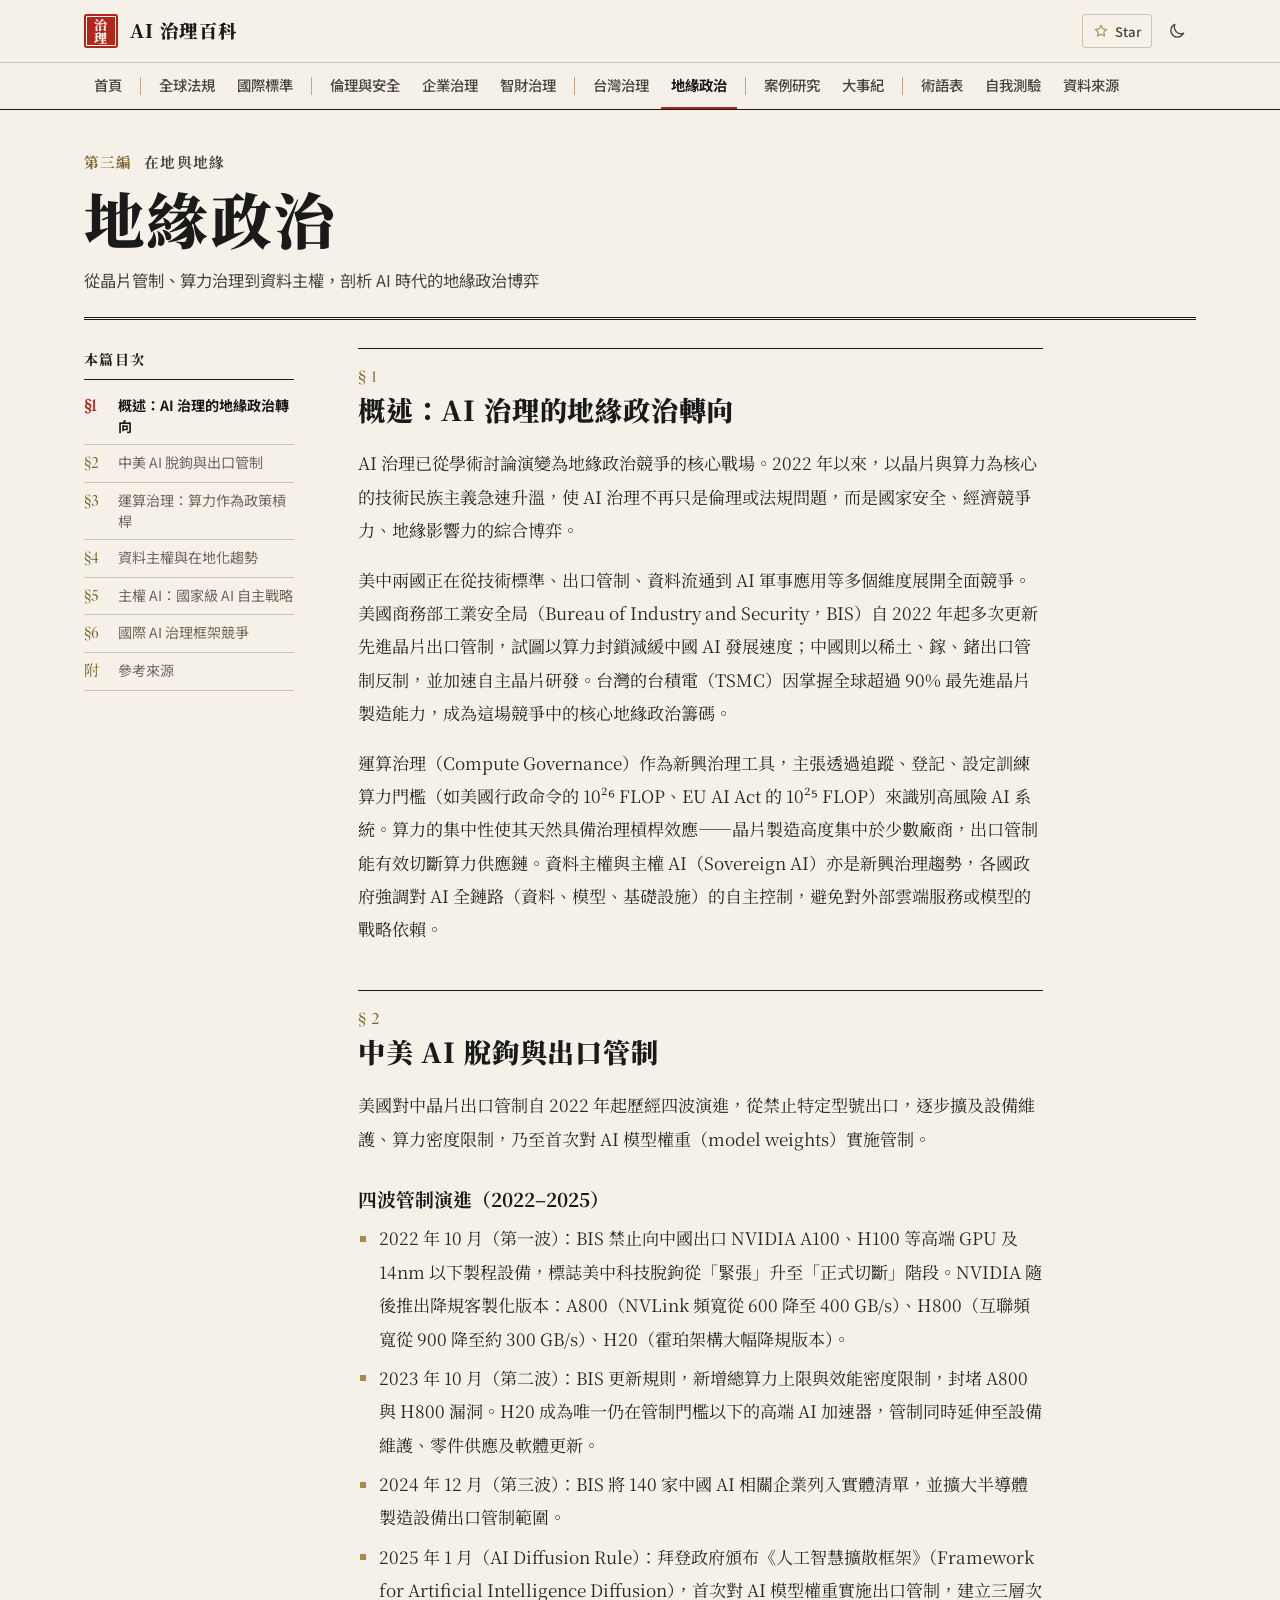
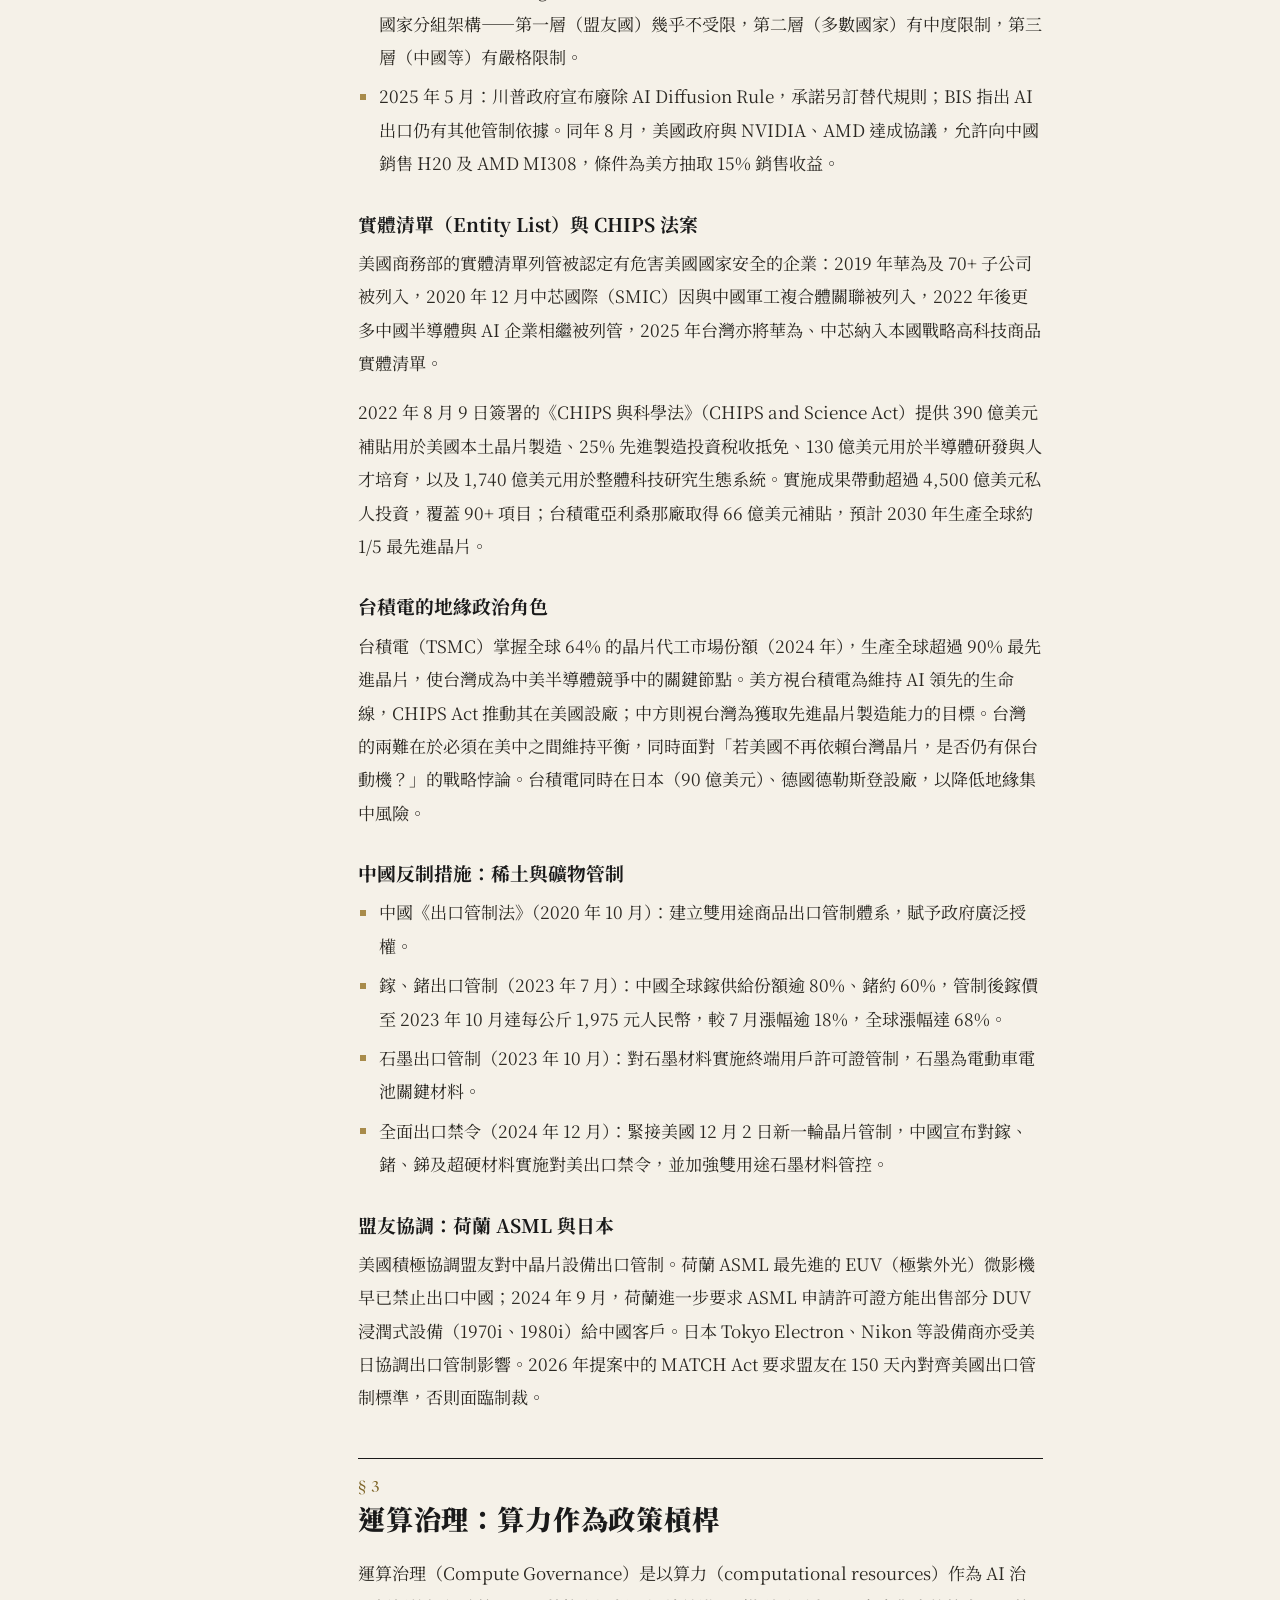
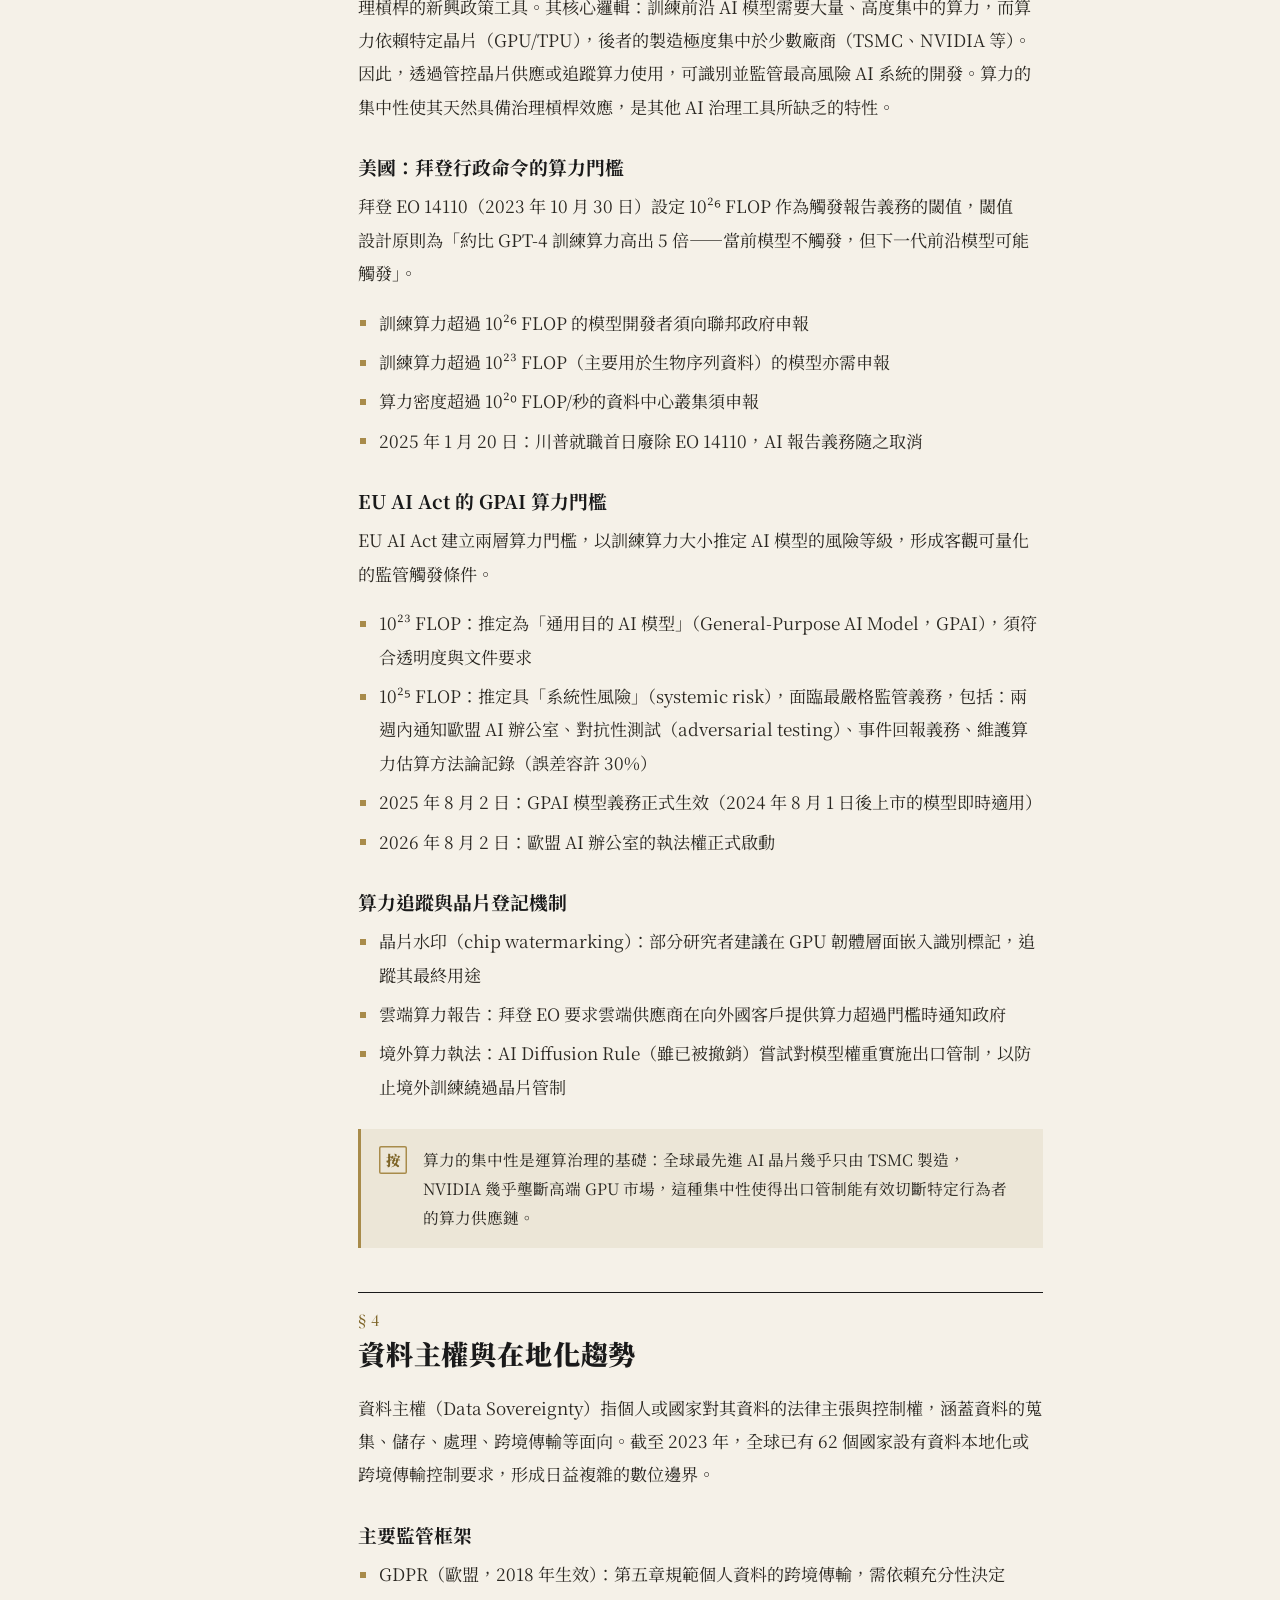
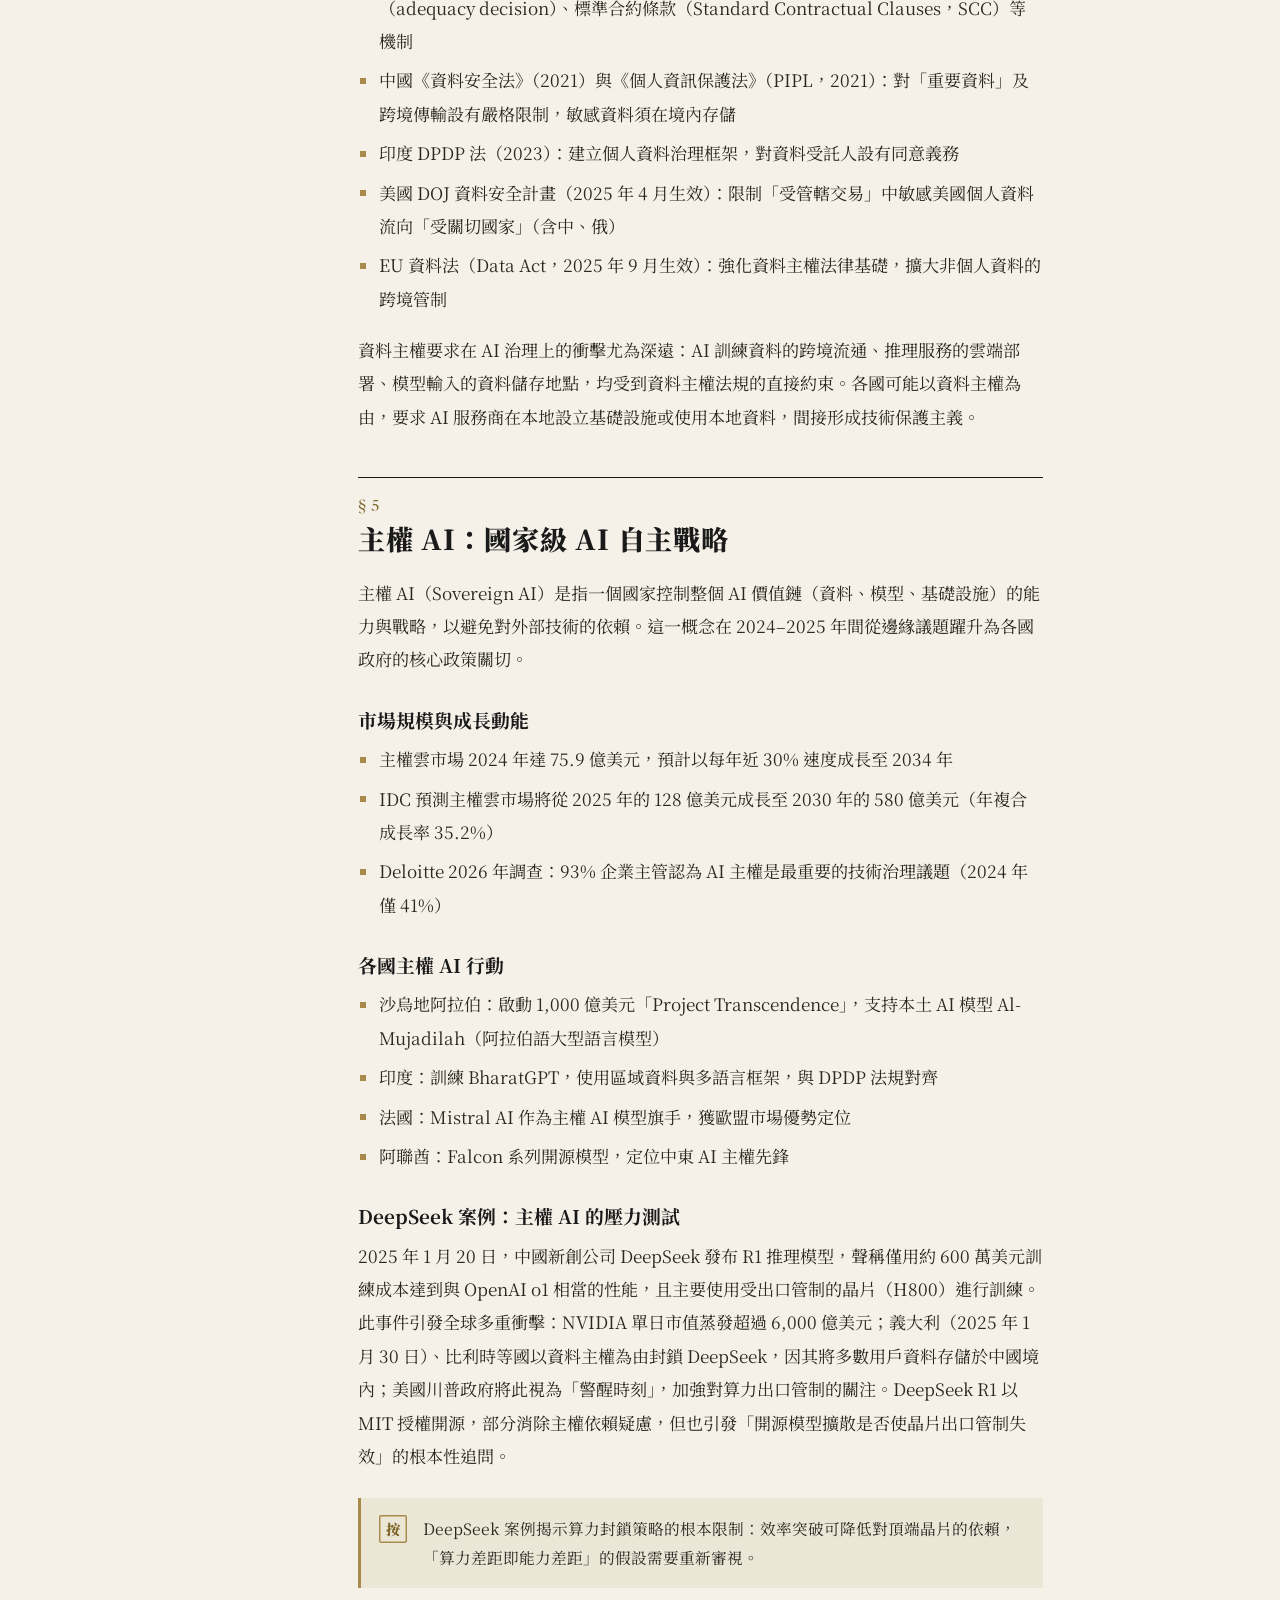
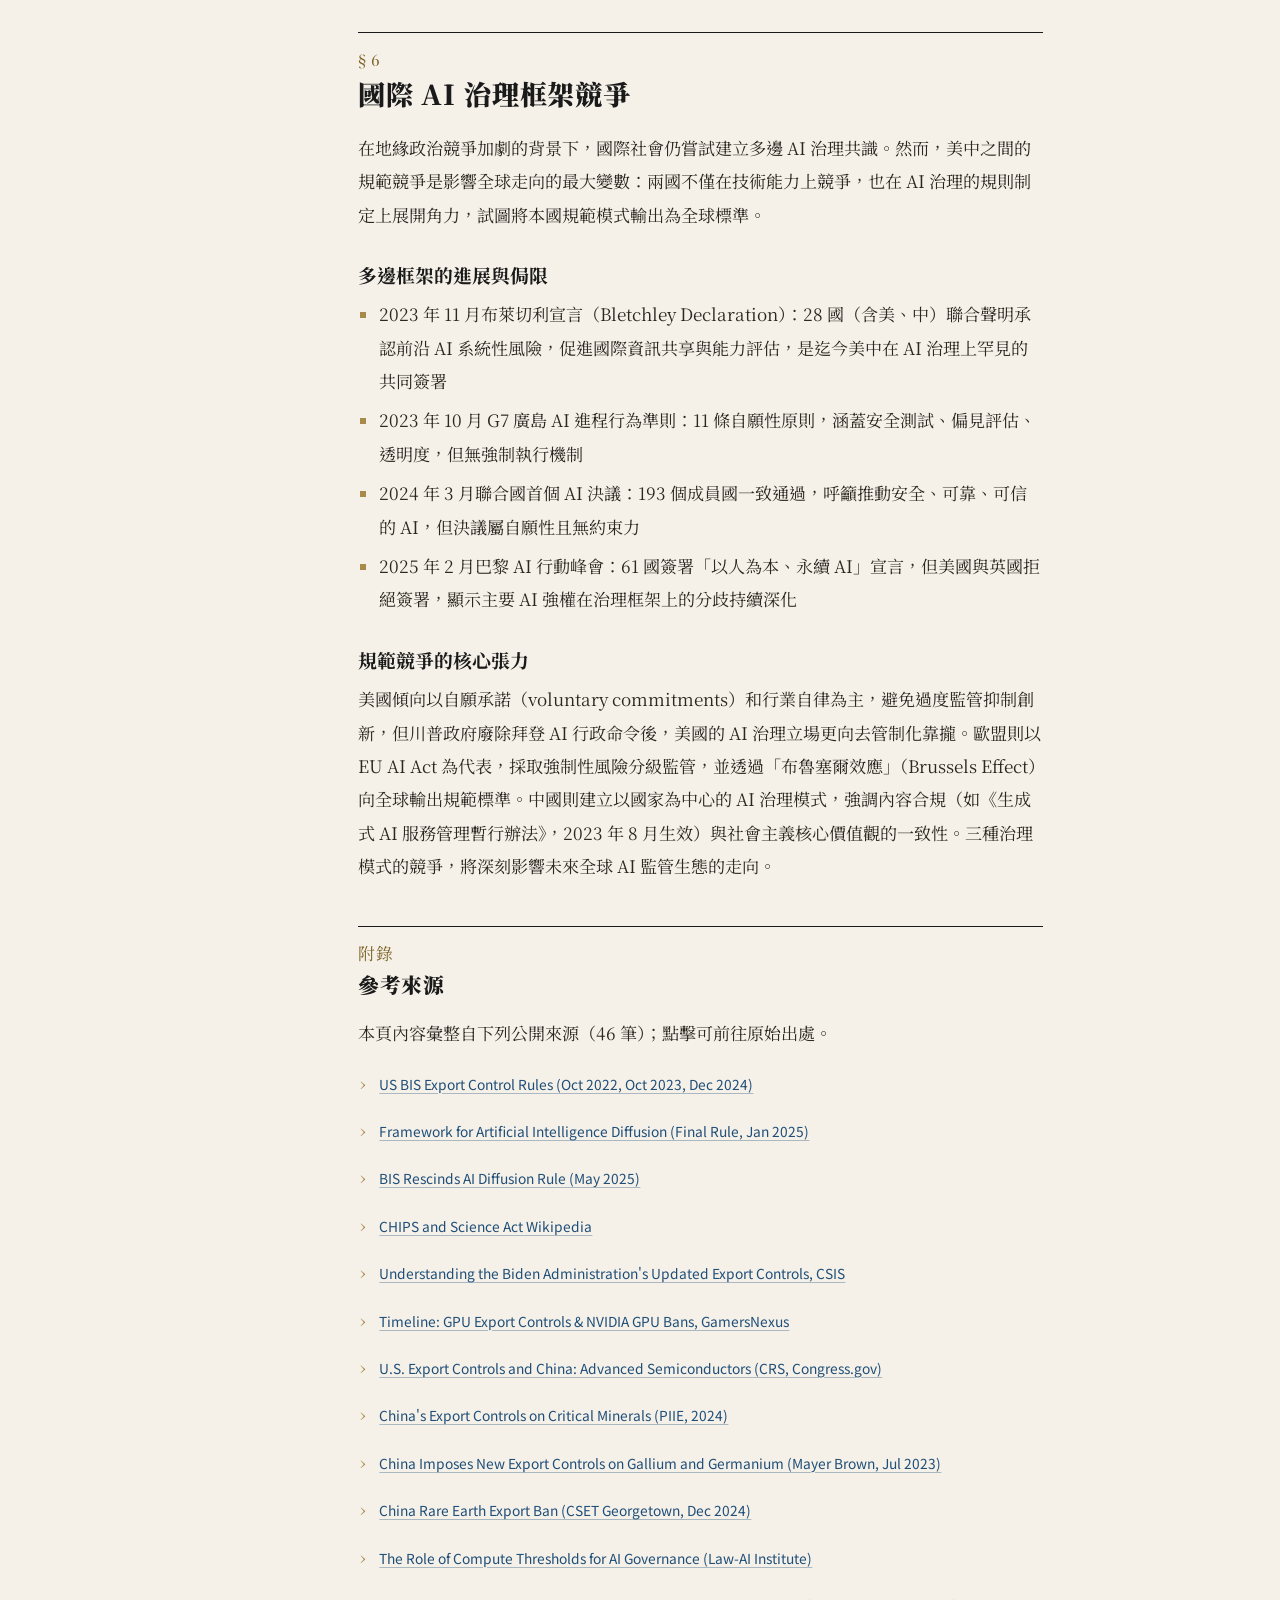
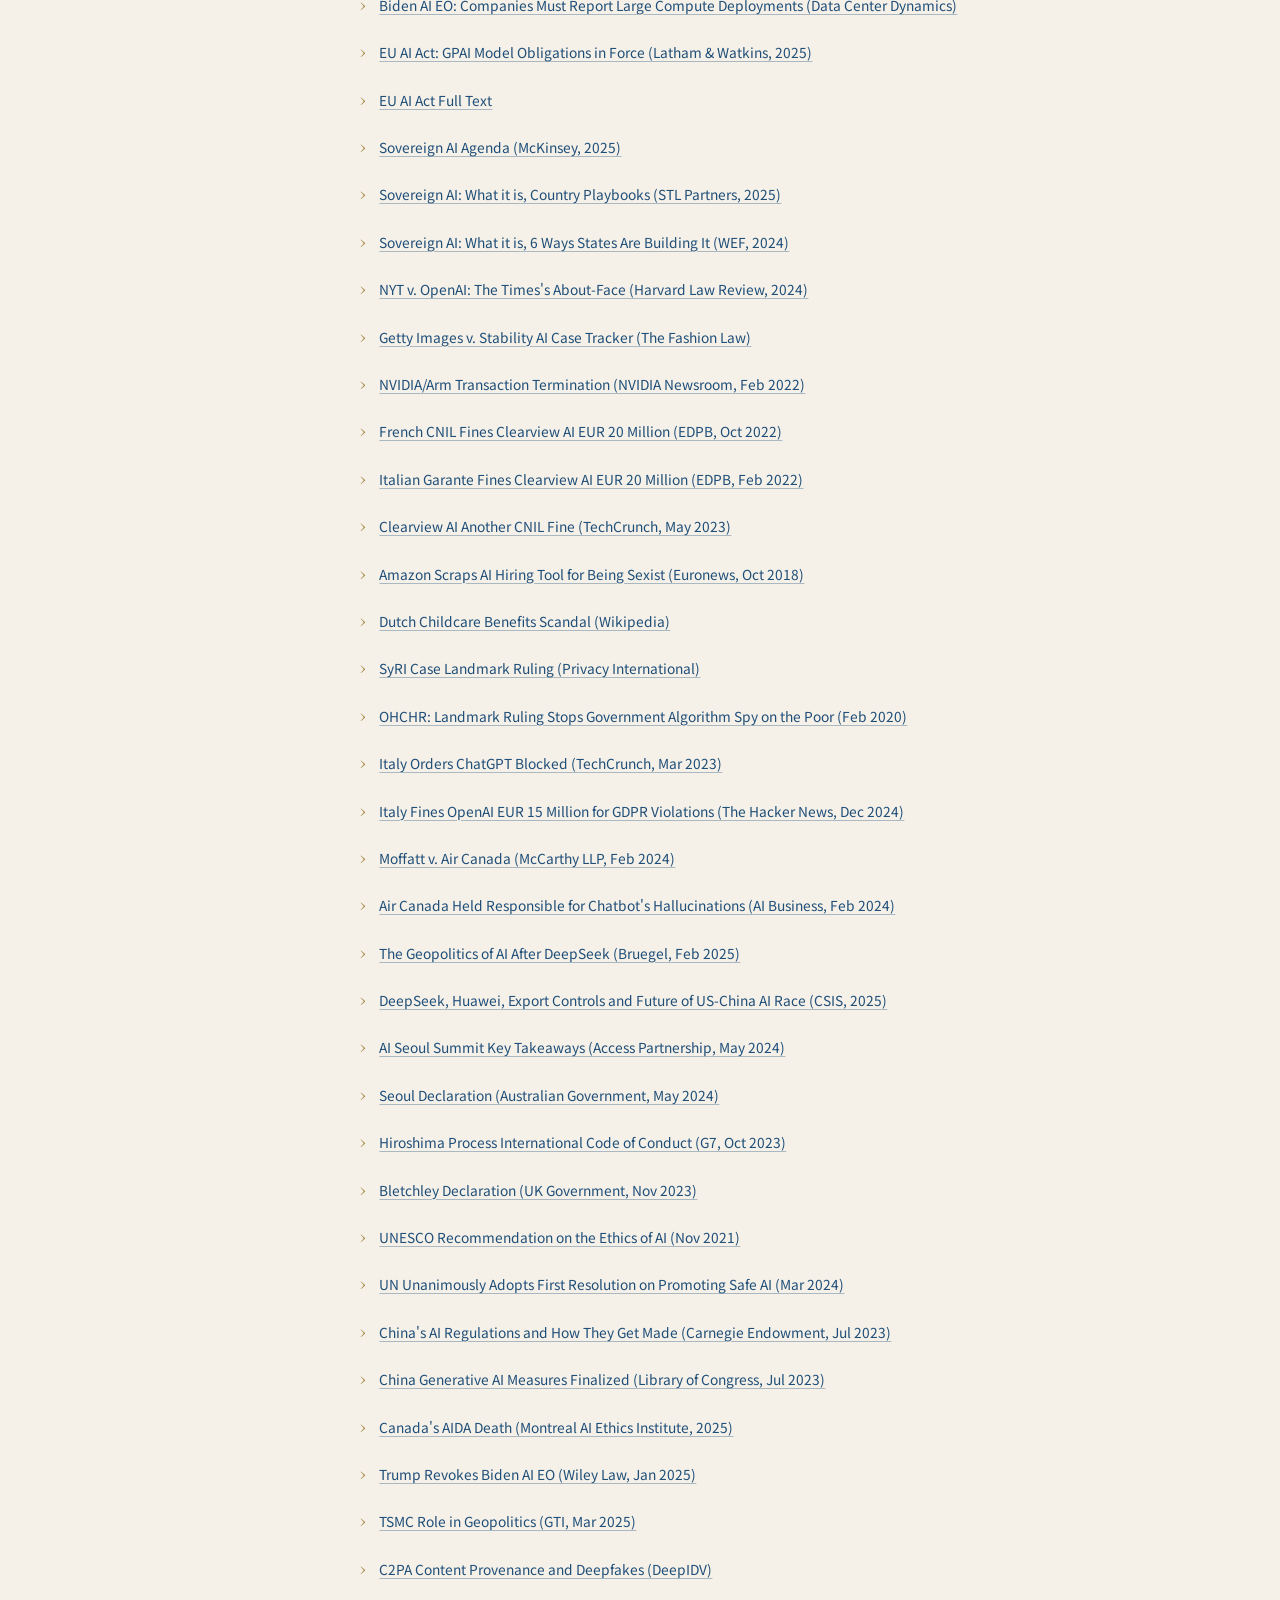
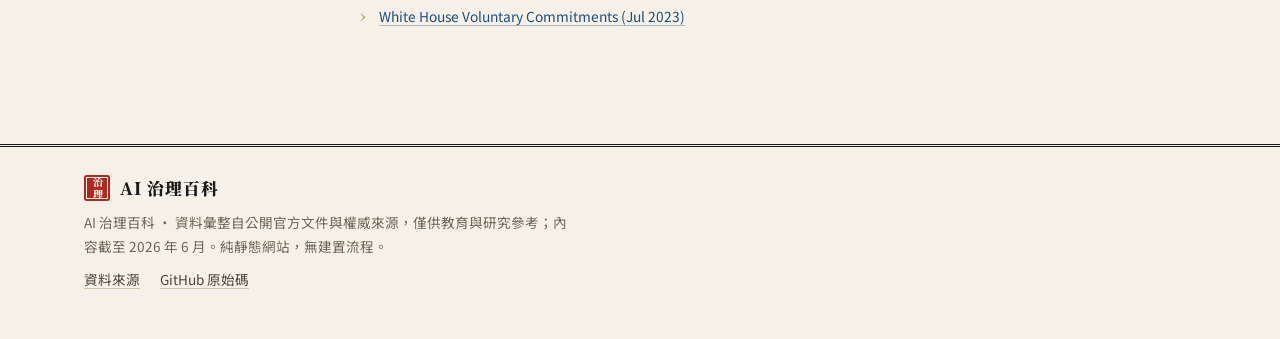
<file: geopolitics.html>
<!DOCTYPE html>
<html lang="zh-Hant" data-theme="light">
<head>
  <meta charset="UTF-8" />
  <!-- Google tag (gtag.js) -->
  <script async src="https://www.googletagmanager.com/gtag/js?id=G-D62TNHK13V"></script>
  <script>
    window.dataLayer = window.dataLayer || [];
    function gtag(){dataLayer.push(arguments);}
    gtag('js', new Date());
    gtag('config', 'G-D62TNHK13V');
  </script>
  <meta name="viewport" content="width=device-width, initial-scale=1.0, viewport-fit=cover" />
  <title>地緣政治 · AI 治理百科</title>
  <meta name="description" content="AI 地緣政治與運算治理：中美晶片出口管制、CHIPS 法案、算力門檻、資料主權與主權 AI。" />
  <meta name="theme-color" content="#F5F1E8" />
  <link rel="canonical" href="https://ai-governance.peteraim.com/geopolitics.html" />
  <meta property="og:type" content="website" />
  <meta property="og:site_name" content="AI 治理百科" />
  <meta property="og:title" content="地緣政治 · AI 治理百科" />
  <meta property="og:description" content="AI 地緣政治與運算治理：中美晶片出口管制、CHIPS 法案、算力門檻、資料主權與主權 AI。" />
  <meta property="og:url" content="https://ai-governance.peteraim.com/geopolitics.html" />
  <meta property="og:locale" content="zh_TW" />
  <meta name="twitter:card" content="summary_large_image" />
  <meta name="twitter:title" content="地緣政治 · AI 治理百科" />
  <meta name="twitter:description" content="AI 地緣政治與運算治理：中美晶片出口管制、CHIPS 法案、算力門檻、資料主權與主權 AI。" />
  <link rel="preconnect" href="https://fonts.googleapis.com" />
  <link rel="preconnect" href="https://fonts.gstatic.com" crossorigin />
  <link href="https://fonts.googleapis.com/css2?family=IBM+Plex+Mono:wght@400;500&family=Libre+Caslon+Display&family=Noto+Sans+TC:wght@400;500;700&family=Noto+Serif+TC:wght@400;700;900&display=swap" rel="stylesheet" />
  <link rel="stylesheet" href="assets/styles.css" />
  <meta property="og:image" content="https://ai-governance.peteraim.com/og-image.png">
  <meta property="og:image:width" content="1200">
  <meta property="og:image:height" content="630">
  <meta name="twitter:image" content="https://ai-governance.peteraim.com/og-image.png">
</head>
<body data-page="geopolitics">
  <main id="page" class="page page--article">
<div class="reading-progress" id="readingProgress" aria-hidden="true" style="transform: scaleX(0);"></div><header class="page-head"><p class="page-head__vol"><span class="page-head__no">第三編</span>在地與地緣</p><h1>地緣政治</h1><p class="page-head__sub">從晶片管制、算力治理到資料主權，剖析 AI 時代的地緣政治博弈</p></header><div class="article-layout"><nav class="toc" aria-label="本篇目次"><p class="toc__head">本篇目次</p><div class="toc__inner"><a class="toc-link toc-link--active" href="#overview" data-toc="overview"><span class="toc-link__no">§1</span>概述：AI 治理的地緣政治轉向</a><a class="toc-link" href="#chip-controls" data-toc="chip-controls"><span class="toc-link__no">§2</span>中美 AI 脫鉤與出口管制</a><a class="toc-link" href="#compute-governance" data-toc="compute-governance"><span class="toc-link__no">§3</span>運算治理：算力作為政策槓桿</a><a class="toc-link" href="#data-sovereignty" data-toc="data-sovereignty"><span class="toc-link__no">§4</span>資料主權與在地化趨勢</a><a class="toc-link" href="#sovereign-ai" data-toc="sovereign-ai"><span class="toc-link__no">§5</span>主權 AI：國家級 AI 自主戰略</a><a class="toc-link" href="#international-frameworks" data-toc="international-frameworks"><span class="toc-link__no">§6</span>國際 AI 治理框架競爭</a><a class="toc-link" href="#references" data-toc="references"><span class="toc-link__no">附</span>參考來源</a></div></nav><div class="article-body prose"><section class="article-section" id="overview" aria-labelledby="overview-h"><h2 id="overview-h"><span class="sec-no" aria-hidden="true">§ 1</span>概述：AI 治理的地緣政治轉向</h2><p>AI 治理已從學術討論演變為地緣政治競爭的核心戰場。2022 年以來，以晶片與算力為核心的技術民族主義急速升溫，使 AI 治理不再只是倫理或法規問題，而是國家安全、經濟競爭力、地緣影響力的綜合博弈。</p><p>美中兩國正在從技術標準、出口管制、資料流通到 AI 軍事應用等多個維度展開全面競爭。美國商務部工業安全局（Bureau of Industry and Security，BIS）自 2022 年起多次更新先進晶片出口管制，試圖以算力封鎖減緩中國 AI 發展速度；中國則以稀土、鎵、鍺出口管制反制，並加速自主晶片研發。台灣的台積電（TSMC）因掌握全球超過 90% 最先進晶片製造能力，成為這場競爭中的核心地緣政治籌碼。</p><p>運算治理（Compute Governance）作為新興治理工具，主張透過追蹤、登記、設定訓練算力門檻（如美國行政命令的 10²⁶ FLOP、EU AI Act 的 10²⁵ FLOP）來識別高風險 AI 系統。算力的集中性使其天然具備治理槓桿效應——晶片製造高度集中於少數廠商，出口管制能有效切斷算力供應鏈。資料主權與主權 AI（Sovereign AI）亦是新興治理趨勢，各國政府強調對 AI 全鏈路（資料、模型、基礎設施）的自主控制，避免對外部雲端服務或模型的戰略依賴。</p></section><section class="article-section" id="chip-controls" aria-labelledby="chip-controls-h"><h2 id="chip-controls-h"><span class="sec-no" aria-hidden="true">§ 2</span>中美 AI 脫鉤與出口管制</h2><p>美國對中晶片出口管制自 2022 年起歷經四波演進，從禁止特定型號出口，逐步擴及設備維護、算力密度限制，乃至首次對 AI 模型權重（model weights）實施管制。</p><h3>四波管制演進（2022–2025）</h3><ul><li>2022 年 10 月（第一波）：BIS 禁止向中國出口 NVIDIA A100、H100 等高端 GPU 及 14nm 以下製程設備，標誌美中科技脫鉤從「緊張」升至「正式切斷」階段。NVIDIA 隨後推出降規客製化版本：A800（NVLink 頻寬從 600 降至 400 GB/s）、H800（互聯頻寬從 900 降至約 300 GB/s）、H20（霍珀架構大幅降規版本）。</li><li>2023 年 10 月（第二波）：BIS 更新規則，新增總算力上限與效能密度限制，封堵 A800 與 H800 漏洞。H20 成為唯一仍在管制門檻以下的高端 AI 加速器，管制同時延伸至設備維護、零件供應及軟體更新。</li><li>2024 年 12 月（第三波）：BIS 將 140 家中國 AI 相關企業列入實體清單，並擴大半導體製造設備出口管制範圍。</li><li>2025 年 1 月（AI Diffusion Rule）：拜登政府頒布《人工智慧擴散框架》（Framework for Artificial Intelligence Diffusion），首次對 AI 模型權重實施出口管制，建立三層次國家分組架構——第一層（盟友國）幾乎不受限，第二層（多數國家）有中度限制，第三層（中國等）有嚴格限制。</li><li>2025 年 5 月：川普政府宣布廢除 AI Diffusion Rule，承諾另訂替代規則；BIS 指出 AI 出口仍有其他管制依據。同年 8 月，美國政府與 NVIDIA、AMD 達成協議，允許向中國銷售 H20 及 AMD MI308，條件為美方抽取 15% 銷售收益。</li></ul><h3>實體清單（Entity List）與 CHIPS 法案</h3><p>美國商務部的實體清單列管被認定有危害美國國家安全的企業：2019 年華為及 70+ 子公司被列入，2020 年 12 月中芯國際（SMIC）因與中國軍工複合體關聯被列入，2022 年後更多中國半導體與 AI 企業相繼被列管，2025 年台灣亦將華為、中芯納入本國戰略高科技商品實體清單。</p><p>2022 年 8 月 9 日簽署的《CHIPS 與科學法》（CHIPS and Science Act）提供 390 億美元補貼用於美國本土晶片製造、25% 先進製造投資稅收抵免、130 億美元用於半導體研發與人才培育，以及 1,740 億美元用於整體科技研究生態系統。實施成果帶動超過 4,500 億美元私人投資，覆蓋 90+ 項目；台積電亞利桑那廠取得 66 億美元補貼，預計 2030 年生產全球約 1/5 最先進晶片。</p><h3>台積電的地緣政治角色</h3><p>台積電（TSMC）掌握全球 64% 的晶片代工市場份額（2024 年），生產全球超過 90% 最先進晶片，使台灣成為中美半導體競爭中的關鍵節點。美方視台積電為維持 AI 領先的生命線，CHIPS Act 推動其在美國設廠；中方則視台灣為獲取先進晶片製造能力的目標。台灣的兩難在於必須在美中之間維持平衡，同時面對「若美國不再依賴台灣晶片，是否仍有保台動機？」的戰略悖論。台積電同時在日本（90 億美元）、德國德勒斯登設廠，以降低地緣集中風險。</p><h3>中國反制措施：稀土與礦物管制</h3><ul><li>中國《出口管制法》（2020 年 10 月）：建立雙用途商品出口管制體系，賦予政府廣泛授權。</li><li>鎵、鍺出口管制（2023 年 7 月）：中國全球鎵供給份額逾 80%、鍺約 60%，管制後鎵價至 2023 年 10 月達每公斤 1,975 元人民幣，較 7 月漲幅逾 18%，全球漲幅達 68%。</li><li>石墨出口管制（2023 年 10 月）：對石墨材料實施終端用戶許可證管制，石墨為電動車電池關鍵材料。</li><li>全面出口禁令（2024 年 12 月）：緊接美國 12 月 2 日新一輪晶片管制，中國宣布對鎵、鍺、銻及超硬材料實施對美出口禁令，並加強雙用途石墨材料管控。</li></ul><h3>盟友協調：荷蘭 ASML 與日本</h3><p>美國積極協調盟友對中晶片設備出口管制。荷蘭 ASML 最先進的 EUV（極紫外光）微影機早已禁止出口中國；2024 年 9 月，荷蘭進一步要求 ASML 申請許可證方能出售部分 DUV 浸潤式設備（1970i、1980i）給中國客戶。日本 Tokyo Electron、Nikon 等設備商亦受美日協調出口管制影響。2026 年提案中的 MATCH Act 要求盟友在 150 天內對齊美國出口管制標準，否則面臨制裁。</p></section><section class="article-section" id="compute-governance" aria-labelledby="compute-governance-h"><h2 id="compute-governance-h"><span class="sec-no" aria-hidden="true">§ 3</span>運算治理：算力作為政策槓桿</h2><p>運算治理（Compute Governance）是以算力（computational resources）作為 AI 治理槓桿的新興政策工具。其核心邏輯：訓練前沿 AI 模型需要大量、高度集中的算力，而算力依賴特定晶片（GPU/TPU），後者的製造極度集中於少數廠商（TSMC、NVIDIA 等）。因此，透過管控晶片供應或追蹤算力使用，可識別並監管最高風險 AI 系統的開發。算力的集中性使其天然具備治理槓桿效應，是其他 AI 治理工具所缺乏的特性。</p><h3>美國：拜登行政命令的算力門檻</h3><p>拜登 EO 14110（2023 年 10 月 30 日）設定 10²⁶ FLOP 作為觸發報告義務的閾值，閾值設計原則為「約比 GPT-4 訓練算力高出 5 倍——當前模型不觸發，但下一代前沿模型可能觸發」。</p><ul><li>訓練算力超過 10²⁶ FLOP 的模型開發者須向聯邦政府申報</li><li>訓練算力超過 10²³ FLOP（主要用於生物序列資料）的模型亦需申報</li><li>算力密度超過 10²⁰ FLOP/秒的資料中心叢集須申報</li><li>2025 年 1 月 20 日：川普就職首日廢除 EO 14110，AI 報告義務隨之取消</li></ul><h3>EU AI Act 的 GPAI 算力門檻</h3><p>EU AI Act 建立兩層算力門檻，以訓練算力大小推定 AI 模型的風險等級，形成客觀可量化的監管觸發條件。</p><ul><li>10²³ FLOP：推定為「通用目的 AI 模型」（General-Purpose AI Model，GPAI），須符合透明度與文件要求</li><li>10²⁵ FLOP：推定具「系統性風險」（systemic risk），面臨最嚴格監管義務，包括：兩週內通知歐盟 AI 辦公室、對抗性測試（adversarial testing）、事件回報義務、維護算力估算方法論記錄（誤差容許 30%）</li><li>2025 年 8 月 2 日：GPAI 模型義務正式生效（2024 年 8 月 1 日後上市的模型即時適用）</li><li>2026 年 8 月 2 日：歐盟 AI 辦公室的執法權正式啟動</li></ul><h3>算力追蹤與晶片登記機制</h3><ul><li>晶片水印（chip watermarking）：部分研究者建議在 GPU 韌體層面嵌入識別標記，追蹤其最終用途</li><li>雲端算力報告：拜登 EO 要求雲端供應商在向外國客戶提供算力超過門檻時通知政府</li><li>境外算力執法：AI Diffusion Rule（雖已被撤銷）嘗試對模型權重實施出口管制，以防止境外訓練繞過晶片管制</li></ul><blockquote class="note"><span class="note__label" aria-label="按語">按</span><p>算力的集中性是運算治理的基礎：全球最先進 AI 晶片幾乎只由 TSMC 製造，NVIDIA 幾乎壟斷高端 GPU 市場，這種集中性使得出口管制能有效切斷特定行為者的算力供應鏈。</p></blockquote></section><section class="article-section" id="data-sovereignty" aria-labelledby="data-sovereignty-h"><h2 id="data-sovereignty-h"><span class="sec-no" aria-hidden="true">§ 4</span>資料主權與在地化趨勢</h2><p>資料主權（Data Sovereignty）指個人或國家對其資料的法律主張與控制權，涵蓋資料的蒐集、儲存、處理、跨境傳輸等面向。截至 2023 年，全球已有 62 個國家設有資料本地化或跨境傳輸控制要求，形成日益複雜的數位邊界。</p><h3>主要監管框架</h3><ul><li>GDPR（歐盟，2018 年生效）：第五章規範個人資料的跨境傳輸，需依賴充分性決定（adequacy decision）、標準合約條款（Standard Contractual Clauses，SCC）等機制</li><li>中國《資料安全法》（2021）與《個人資訊保護法》（PIPL，2021）：對「重要資料」及跨境傳輸設有嚴格限制，敏感資料須在境內存儲</li><li>印度 DPDP 法（2023）：建立個人資料治理框架，對資料受託人設有同意義務</li><li>美國 DOJ 資料安全計畫（2025 年 4 月生效）：限制「受管轄交易」中敏感美國個人資料流向「受關切國家」（含中、俄）</li><li>EU 資料法（Data Act，2025 年 9 月生效）：強化資料主權法律基礎，擴大非個人資料的跨境管制</li></ul><p>資料主權要求在 AI 治理上的衝擊尤為深遠：AI 訓練資料的跨境流通、推理服務的雲端部署、模型輸入的資料儲存地點，均受到資料主權法規的直接約束。各國可能以資料主權為由，要求 AI 服務商在本地設立基礎設施或使用本地資料，間接形成技術保護主義。</p></section><section class="article-section" id="sovereign-ai" aria-labelledby="sovereign-ai-h"><h2 id="sovereign-ai-h"><span class="sec-no" aria-hidden="true">§ 5</span>主權 AI：國家級 AI 自主戰略</h2><p>主權 AI（Sovereign AI）是指一個國家控制整個 AI 價值鏈（資料、模型、基礎設施）的能力與戰略，以避免對外部技術的依賴。這一概念在 2024–2025 年間從邊緣議題躍升為各國政府的核心政策關切。</p><h3>市場規模與成長動能</h3><ul><li>主權雲市場 2024 年達 75.9 億美元，預計以每年近 30% 速度成長至 2034 年</li><li>IDC 預測主權雲市場將從 2025 年的 128 億美元成長至 2030 年的 580 億美元（年複合成長率 35.2%）</li><li>Deloitte 2026 年調查：93% 企業主管認為 AI 主權是最重要的技術治理議題（2024 年僅 41%）</li></ul><h3>各國主權 AI 行動</h3><ul><li>沙烏地阿拉伯：啟動 1,000 億美元「Project Transcendence」，支持本土 AI 模型 Al-Mujadilah（阿拉伯語大型語言模型）</li><li>印度：訓練 BharatGPT，使用區域資料與多語言框架，與 DPDP 法規對齊</li><li>法國：Mistral AI 作為主權 AI 模型旗手，獲歐盟市場優勢定位</li><li>阿聯酋：Falcon 系列開源模型，定位中東 AI 主權先鋒</li></ul><h3>DeepSeek 案例：主權 AI 的壓力測試</h3><p>2025 年 1 月 20 日，中國新創公司 DeepSeek 發布 R1 推理模型，聲稱僅用約 600 萬美元訓練成本達到與 OpenAI o1 相當的性能，且主要使用受出口管制的晶片（H800）進行訓練。此事件引發全球多重衝擊：NVIDIA 單日市值蒸發超過 6,000 億美元；義大利（2025 年 1 月 30 日）、比利時等國以資料主權為由封鎖 DeepSeek，因其將多數用戶資料存儲於中國境內；美國川普政府將此視為「警醒時刻」，加強對算力出口管制的關注。DeepSeek R1 以 MIT 授權開源，部分消除主權依賴疑慮，但也引發「開源模型擴散是否使晶片出口管制失效」的根本性追問。</p><blockquote class="note"><span class="note__label" aria-label="按語">按</span><p>DeepSeek 案例揭示算力封鎖策略的根本限制：效率突破可降低對頂端晶片的依賴，「算力差距即能力差距」的假設需要重新審視。</p></blockquote></section><section class="article-section" id="international-frameworks" aria-labelledby="international-frameworks-h"><h2 id="international-frameworks-h"><span class="sec-no" aria-hidden="true">§ 6</span>國際 AI 治理框架競爭</h2><p>在地緣政治競爭加劇的背景下，國際社會仍嘗試建立多邊 AI 治理共識。然而，美中之間的規範競爭是影響全球走向的最大變數：兩國不僅在技術能力上競爭，也在 AI 治理的規則制定上展開角力，試圖將本國規範模式輸出為全球標準。</p><h3>多邊框架的進展與侷限</h3><ul><li>2023 年 11 月布萊切利宣言（Bletchley Declaration）：28 國（含美、中）聯合聲明承認前沿 AI 系統性風險，促進國際資訊共享與能力評估，是迄今美中在 AI 治理上罕見的共同簽署</li><li>2023 年 10 月 G7 廣島 AI 進程行為準則：11 條自願性原則，涵蓋安全測試、偏見評估、透明度，但無強制執行機制</li><li>2024 年 3 月聯合國首個 AI 決議：193 個成員國一致通過，呼籲推動安全、可靠、可信的 AI，但決議屬自願性且無約束力</li><li>2025 年 2 月巴黎 AI 行動峰會：61 國簽署「以人為本、永續 AI」宣言，但美國與英國拒絕簽署，顯示主要 AI 強權在治理框架上的分歧持續深化</li></ul><h3>規範競爭的核心張力</h3><p>美國傾向以自願承諾（voluntary commitments）和行業自律為主，避免過度監管抑制創新，但川普政府廢除拜登 AI 行政命令後，美國的 AI 治理立場更向去管制化靠攏。歐盟則以 EU AI Act 為代表，採取強制性風險分級監管，並透過「布魯塞爾效應」（Brussels Effect）向全球輸出規範標準。中國則建立以國家為中心的 AI 治理模式，強調內容合規（如《生成式 AI 服務管理暫行辦法》，2023 年 8 月生效）與社會主義核心價值觀的一致性。三種治理模式的競爭，將深刻影響未來全球 AI 監管生態的走向。</p></section><section class="article-section article-section--refs" id="references" aria-labelledby="references-h"><h2 id="references-h"><span class="sec-no" aria-hidden="true">附錄</span>參考來源</h2><p>本頁內容彙整自下列公開來源（46 筆）；點擊可前往原始出處。</p><ul class="ref-list"><li><a class="ref-link" href="https://www.bis.doc.gov" target="_blank" rel="noopener">US BIS Export Control Rules (Oct 2022, Oct 2023, Dec 2024)</a></li><li><a class="ref-link" href="https://www.federalregister.gov/documents/2025/01/15/2025-00636/framework-for-artificial-intelligence-diffusion" target="_blank" rel="noopener">Framework for Artificial Intelligence Diffusion (Final Rule, Jan 2025)</a></li><li><a class="ref-link" href="https://www.bis.gov/press-release/department-commerce-announces-rescission-biden-era-artificial-intelligence-diffusion-rule-strengthens" target="_blank" rel="noopener">BIS Rescinds AI Diffusion Rule (May 2025)</a></li><li><a class="ref-link" href="https://en.wikipedia.org/wiki/CHIPS_and_Science_Act" target="_blank" rel="noopener">CHIPS and Science Act Wikipedia</a></li><li><a class="ref-link" href="https://www.csis.org/analysis/understanding-biden-administrations-updated-export-controls" target="_blank" rel="noopener">Understanding the Biden Administration's Updated Export Controls, CSIS</a></li><li><a class="ref-link" href="https://gamersnexus.net/gpus-news/timeline-gpu-export-controls-nvidia-gpu-bans-ai-gpu-black-market" target="_blank" rel="noopener">Timeline: GPU Export Controls &amp; NVIDIA GPU Bans, GamersNexus</a></li><li><a class="ref-link" href="https://www.congress.gov/crs-product/R48642" target="_blank" rel="noopener">U.S. Export Controls and China: Advanced Semiconductors (CRS, Congress.gov)</a></li><li><a class="ref-link" href="https://www.piie.com/blogs/realtime-economics/2024/chinas-export-controls-critical-minerals-arent-starving-united-states" target="_blank" rel="noopener">China's Export Controls on Critical Minerals (PIIE, 2024)</a></li><li><a class="ref-link" href="https://www.mayerbrown.com/en/insights/publications/2023/07/china-imposes-new-export-controls-on-two-minerals-critical-to-the-manufacture-of-semiconductors" target="_blank" rel="noopener">China Imposes New Export Controls on Gallium and Germanium (Mayer Brown, Jul 2023)</a></li><li><a class="ref-link" href="https://cset.georgetown.edu/publication/china-rare-earth-export-ban" target="_blank" rel="noopener">China Rare Earth Export Ban (CSET Georgetown, Dec 2024)</a></li><li><a class="ref-link" href="https://law-ai.org/the-role-of-compute-thresholds-for-ai-governance" target="_blank" rel="noopener">The Role of Compute Thresholds for AI Governance (Law-AI Institute)</a></li><li><a class="ref-link" href="https://www.datacenterdynamics.com/en/news/biden-ai-executive-order-says-companies-will-have-to-report-large-compute-deployments-to-us-gov" target="_blank" rel="noopener">Biden AI EO: Companies Must Report Large Compute Deployments (Data Center Dynamics)</a></li><li><a class="ref-link" href="https://www.lw.com/en/insights/eu-ai-act-gpai-model-obligations-in-force-and-final-gpai-code-of-practice-in-place" target="_blank" rel="noopener">EU AI Act: GPAI Model Obligations in Force (Latham &amp; Watkins, 2025)</a></li><li><a class="ref-link" href="https://eur-lex.europa.eu/legal-content/EN/TXT/?uri=OJ:L_202401689" target="_blank" rel="noopener">EU AI Act Full Text</a></li><li><a class="ref-link" href="https://www.mckinsey.com/capabilities/tech-and-ai/our-insights/tech-forward/the-sovereign-ai-agenda-moving-from-ambition-to-reality" target="_blank" rel="noopener">Sovereign AI Agenda (McKinsey, 2025)</a></li><li><a class="ref-link" href="https://stlpartners.com/articles/data-centres/sovereign-ai" target="_blank" rel="noopener">Sovereign AI: What it is, Country Playbooks (STL Partners, 2025)</a></li><li><a class="ref-link" href="https://www.weforum.org/stories/2024/04/sovereign-ai-what-is-ways-states-building" target="_blank" rel="noopener">Sovereign AI: What it is, 6 Ways States Are Building It (WEF, 2024)</a></li><li><a class="ref-link" href="https://harvardlawreview.org/blog/2024/04/nyt-v-openai-the-timess-about-face" target="_blank" rel="noopener">NYT v. OpenAI: The Times's About-Face (Harvard Law Review, 2024)</a></li><li><a class="ref-link" href="https://www.thefashionlaw.com/from-chatgpt-to-deepfake-creating-apps-a-running-list-of-key-ai-lawsuits" target="_blank" rel="noopener">Getty Images v. Stability AI Case Tracker (The Fashion Law)</a></li><li><a class="ref-link" href="https://nvidianews.nvidia.com/news/nvidia-and-softbank-group-announce-termination-of-nvidias-acquisition-of-arm-limited" target="_blank" rel="noopener">NVIDIA/Arm Transaction Termination (NVIDIA Newsroom, Feb 2022)</a></li><li><a class="ref-link" href="https://www.edpb.europa.eu/news/national-news/2022/french-sa-fines-clearview-ai-eur-20-million_en" target="_blank" rel="noopener">French CNIL Fines Clearview AI EUR 20 Million (EDPB, Oct 2022)</a></li><li><a class="ref-link" href="https://www.edpb.europa.eu/news/national-news/2022/facial-recognition-italian-sa-fines-clearview-ai-eur-20-million_en" target="_blank" rel="noopener">Italian Garante Fines Clearview AI EUR 20 Million (EDPB, Feb 2022)</a></li><li><a class="ref-link" href="https://techcrunch.com/2023/05/10/clearview-ai-another-cnil-gspr-fine" target="_blank" rel="noopener">Clearview AI Another CNIL Fine (TechCrunch, May 2023)</a></li><li><a class="ref-link" href="https://www.euronews.com/business/2018/10/10/amazon-scraps-secret-ai-recruiting-tool-that-showed-bias-against-women" target="_blank" rel="noopener">Amazon Scraps AI Hiring Tool for Being Sexist (Euronews, Oct 2018)</a></li><li><a class="ref-link" href="https://en.wikipedia.org/wiki/Dutch_childcare_benefits_scandal" target="_blank" rel="noopener">Dutch Childcare Benefits Scandal (Wikipedia)</a></li><li><a class="ref-link" href="https://privacyinternational.org/news-analysis/3363/syri-case-landmark-ruling-benefits-claimants-around-world" target="_blank" rel="noopener">SyRI Case Landmark Ruling (Privacy International)</a></li><li><a class="ref-link" href="https://www.ohchr.org/en/press-releases/2020/02/landmark-ruling-dutch-court-stops-government-attempts-spy-poor-un-expert" target="_blank" rel="noopener">OHCHR: Landmark Ruling Stops Government Algorithm Spy on the Poor (Feb 2020)</a></li><li><a class="ref-link" href="https://techcrunch.com/2023/03/31/chatgpt-blocked-italy" target="_blank" rel="noopener">Italy Orders ChatGPT Blocked (TechCrunch, Mar 2023)</a></li><li><a class="ref-link" href="https://thehackernews.com/2024/12/italy-fines-openai-15-million-for.html" target="_blank" rel="noopener">Italy Fines OpenAI EUR 15 Million for GDPR Violations (The Hacker News, Dec 2024)</a></li><li><a class="ref-link" href="https://www.mccarthy.ca/en/insights/blogs/techlex/moffatt-v-air-canada-misrepresentation-ai-chatbot" target="_blank" rel="noopener">Moffatt v. Air Canada (McCarthy LLP, Feb 2024)</a></li><li><a class="ref-link" href="https://aibusiness.com/nlp/air-canada-held-responsible-for-chatbot-s-hallucinations-" target="_blank" rel="noopener">Air Canada Held Responsible for Chatbot's Hallucinations (AI Business, Feb 2024)</a></li><li><a class="ref-link" href="https://www.bruegel.org/first-glance/geopolitics-artificial-intelligence-after-deepseek" target="_blank" rel="noopener">The Geopolitics of AI After DeepSeek (Bruegel, Feb 2025)</a></li><li><a class="ref-link" href="https://www.csis.org/analysis/deepseek-huawei-export-controls-and-future-us-china-ai-race" target="_blank" rel="noopener">DeepSeek, Huawei, Export Controls and Future of US-China AI Race (CSIS, 2025)</a></li><li><a class="ref-link" href="https://accesspartnership.com/key-takeaways-from-the-ai-seoul-summit-2024" target="_blank" rel="noopener">AI Seoul Summit Key Takeaways (Access Partnership, May 2024)</a></li><li><a class="ref-link" href="https://www.industry.gov.au/publications/seoul-declaration-countries-attending-ai-seoul-summit-21-22-may-2024" target="_blank" rel="noopener">Seoul Declaration (Australian Government, May 2024)</a></li><li><a class="ref-link" href="https://digital-strategy.ec.europa.eu/en/library/hiroshima-process-international-code-conduct-advanced-ai-systems" target="_blank" rel="noopener">Hiroshima Process International Code of Conduct (G7, Oct 2023)</a></li><li><a class="ref-link" href="https://www.gov.uk/government/publications/ai-safety-summit-2023-the-bletchley-declaration" target="_blank" rel="noopener">Bletchley Declaration (UK Government, Nov 2023)</a></li><li><a class="ref-link" href="https://www.unesco.org/en/articles/recommendation-ethics-artificial-intelligence" target="_blank" rel="noopener">UNESCO Recommendation on the Ethics of AI (Nov 2021)</a></li><li><a class="ref-link" href="https://www.womblebonddickinson.com/us/insights/alerts/united-nations-unanimously-adopts-first-resolution-promoting-safe-secure-and" target="_blank" rel="noopener">UN Unanimously Adopts First Resolution on Promoting Safe AI (Mar 2024)</a></li><li><a class="ref-link" href="https://carnegieendowment.org/research/2023/07/chinas-ai-regulations-and-how-they-get-made" target="_blank" rel="noopener">China's AI Regulations and How They Get Made (Carnegie Endowment, Jul 2023)</a></li><li><a class="ref-link" href="https://www.loc.gov/item/global-legal-monitor/2023-07-18/china-generative-ai-measures-finalized" target="_blank" rel="noopener">China Generative AI Measures Finalized (Library of Congress, Jul 2023)</a></li><li><a class="ref-link" href="https://montrealethics.ai/the-death-of-canadas-artificial-intelligence-and-data-act-what-happened-and-whats-next-for-ai-regulation-in-canada" target="_blank" rel="noopener">Canada's AIDA Death (Montreal AI Ethics Institute, 2025)</a></li><li><a class="ref-link" href="https://www.wiley.law/alert-President-Trump-Revokes-Biden-Administrations-AI-EO-What-To-Know" target="_blank" rel="noopener">Trump Revokes Biden AI EO (Wiley Law, Jan 2025)</a></li><li><a class="ref-link" href="https://globaltaiwan.org/2025/03/how-taiwans-chip-industry-navigates-us-industrial-policy-and-export-controls" target="_blank" rel="noopener">TSMC Role in Geopolitics (GTI, Mar 2025)</a></li><li><a class="ref-link" href="https://www.deepidv.com/media/articles/c2pa-content-provenance-digital-watermarks-fight-deepfakes" target="_blank" rel="noopener">C2PA Content Provenance and Deepfakes (DeepIDV)</a></li><li><a class="ref-link" href="https://harvardlawreview.org/print/vol-137/voluntary-commitments-from-leading-artificial-intelligence-companies-on-july-21-2023" target="_blank" rel="noopener">White House Voluntary Commitments (Jul 2023)</a></li></ul></section></div></div>
</main>
  <script src="data/data.js"></script>
  <script src="assets/shell.js"></script>
  <script src="assets/app.js"></script>
</body>
</html>
</file>
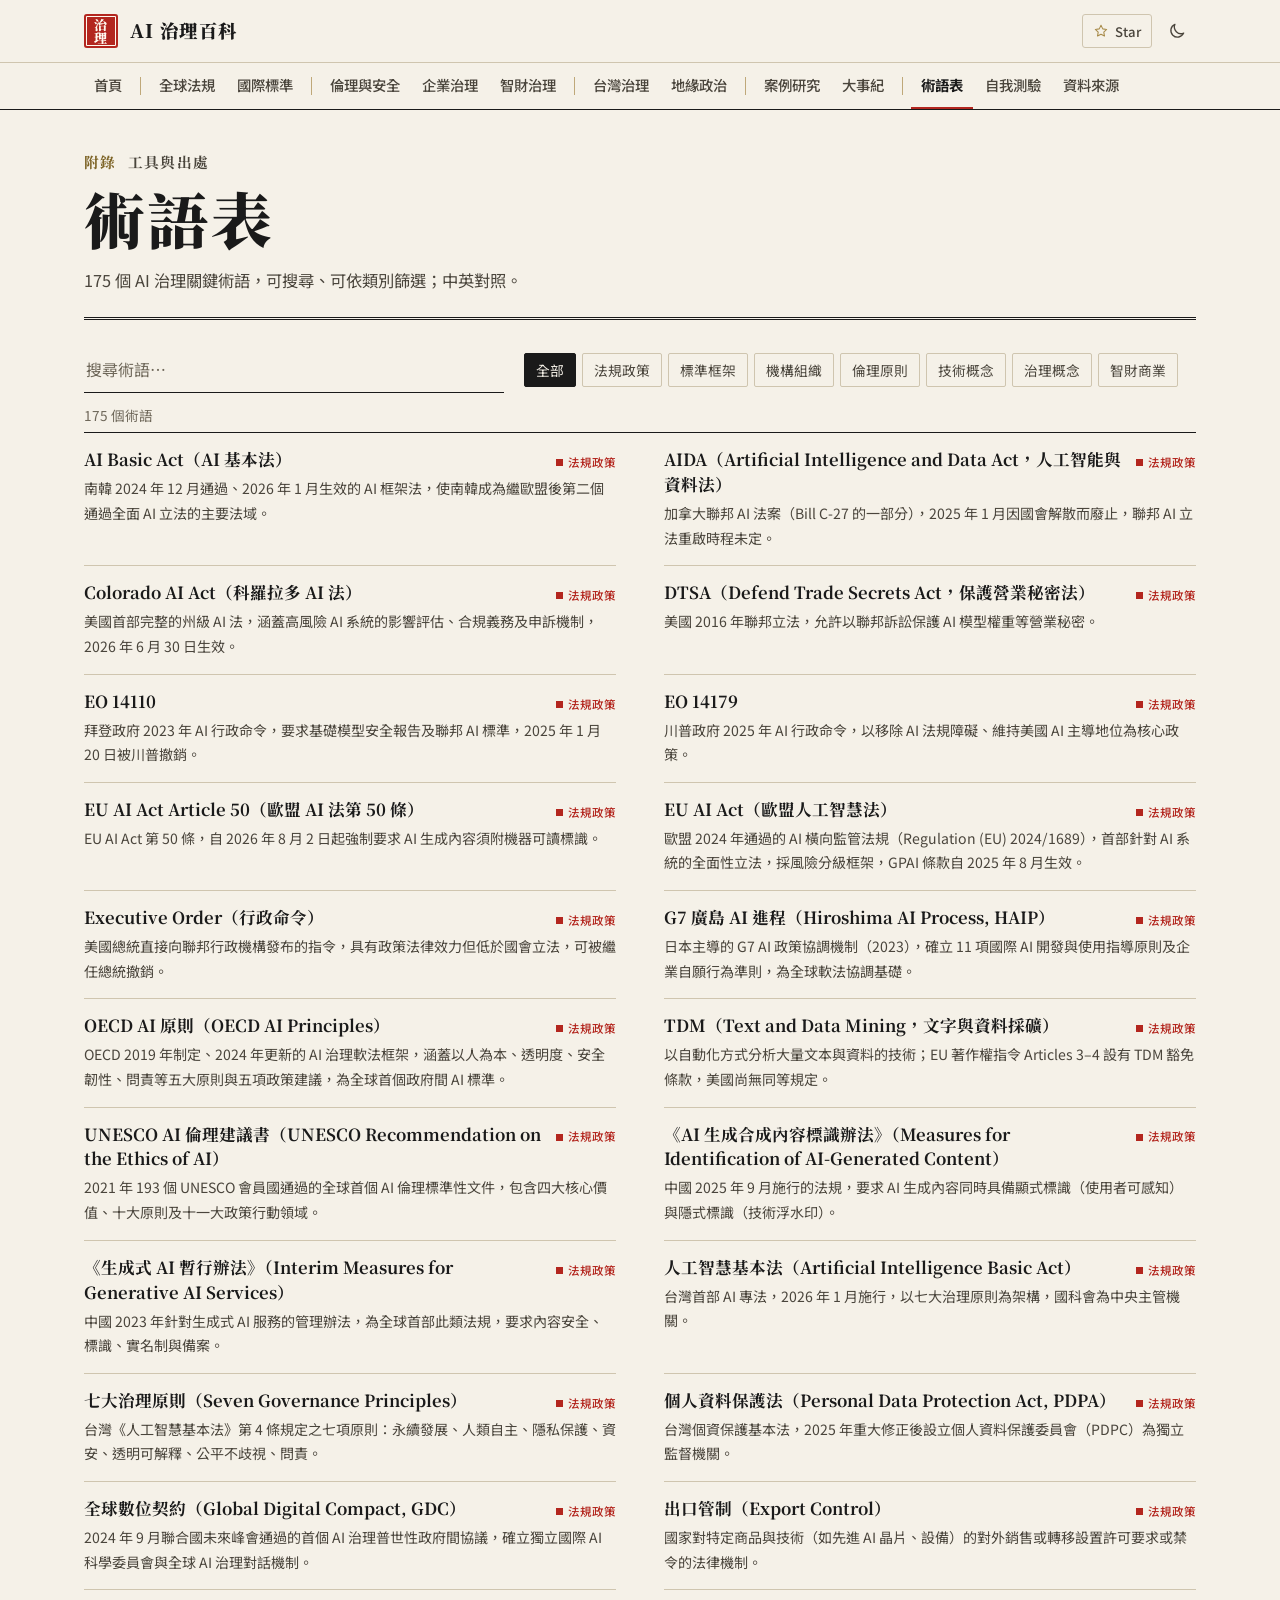
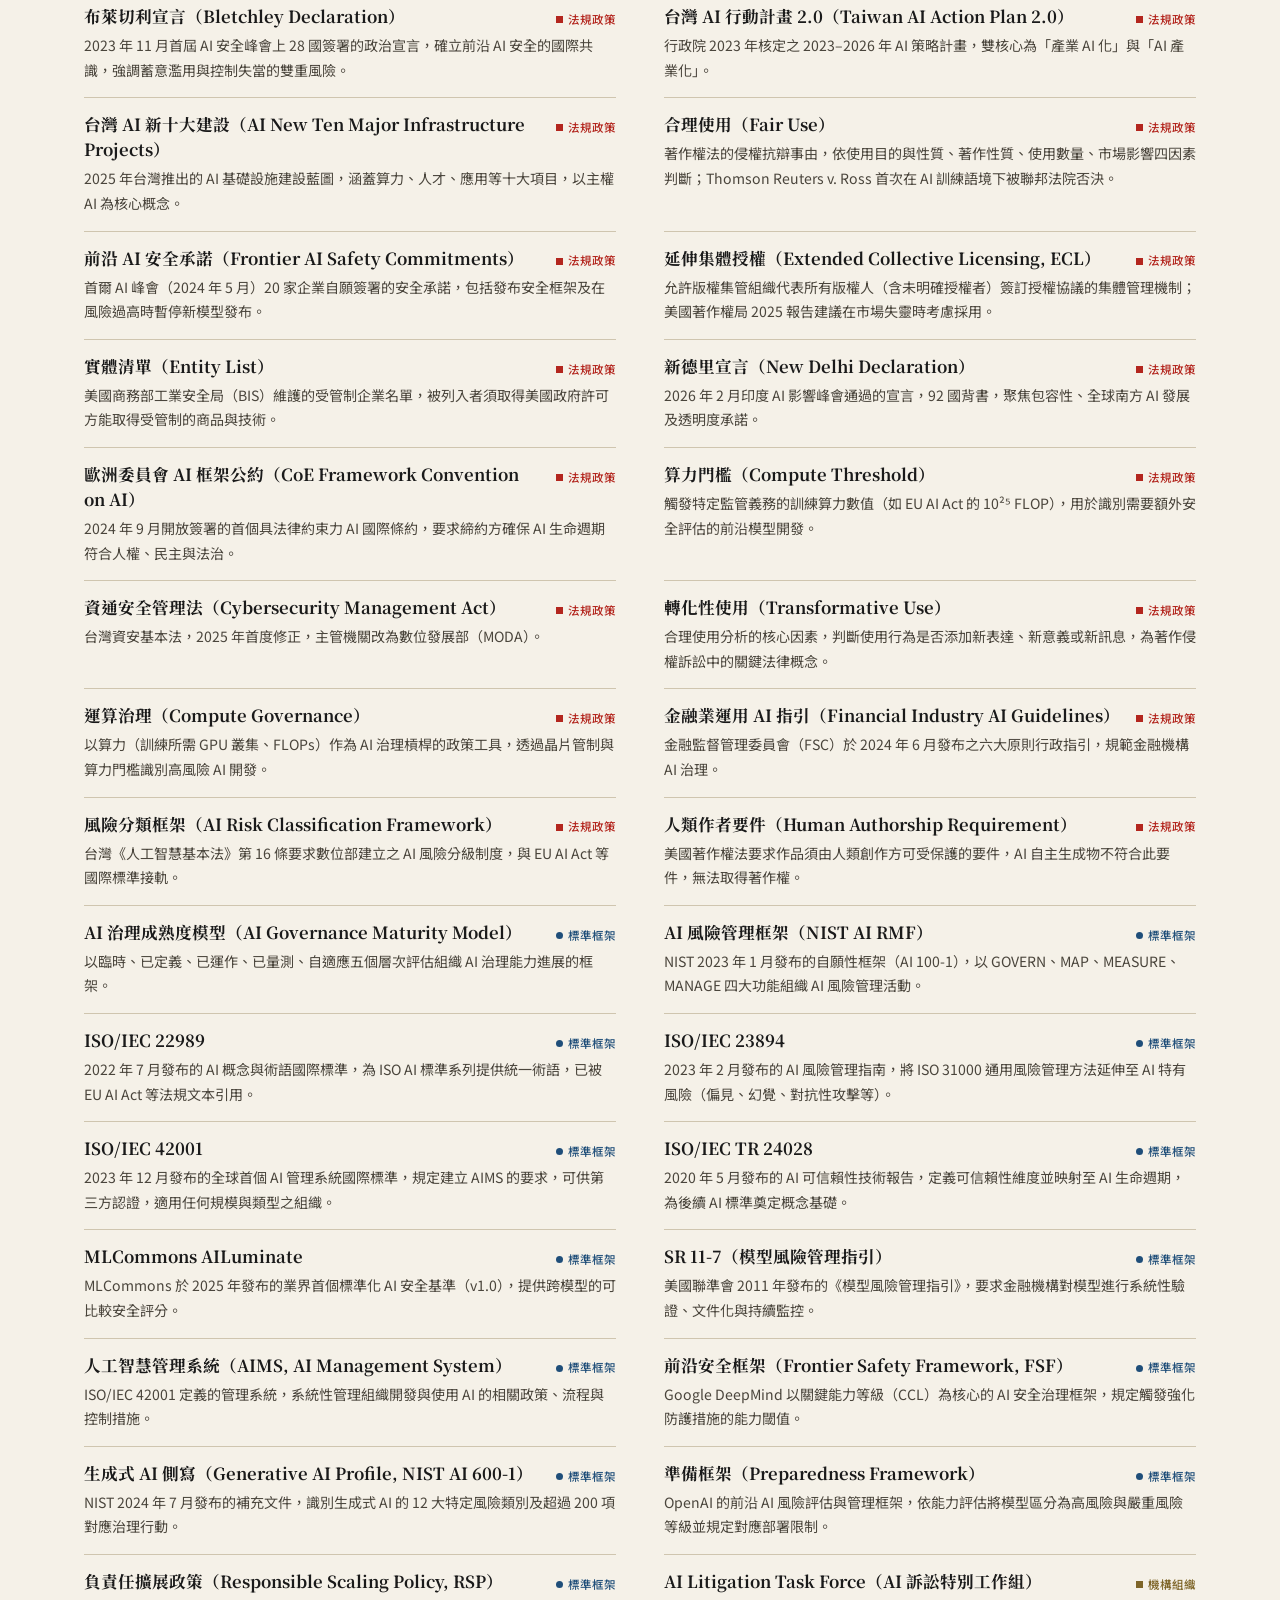
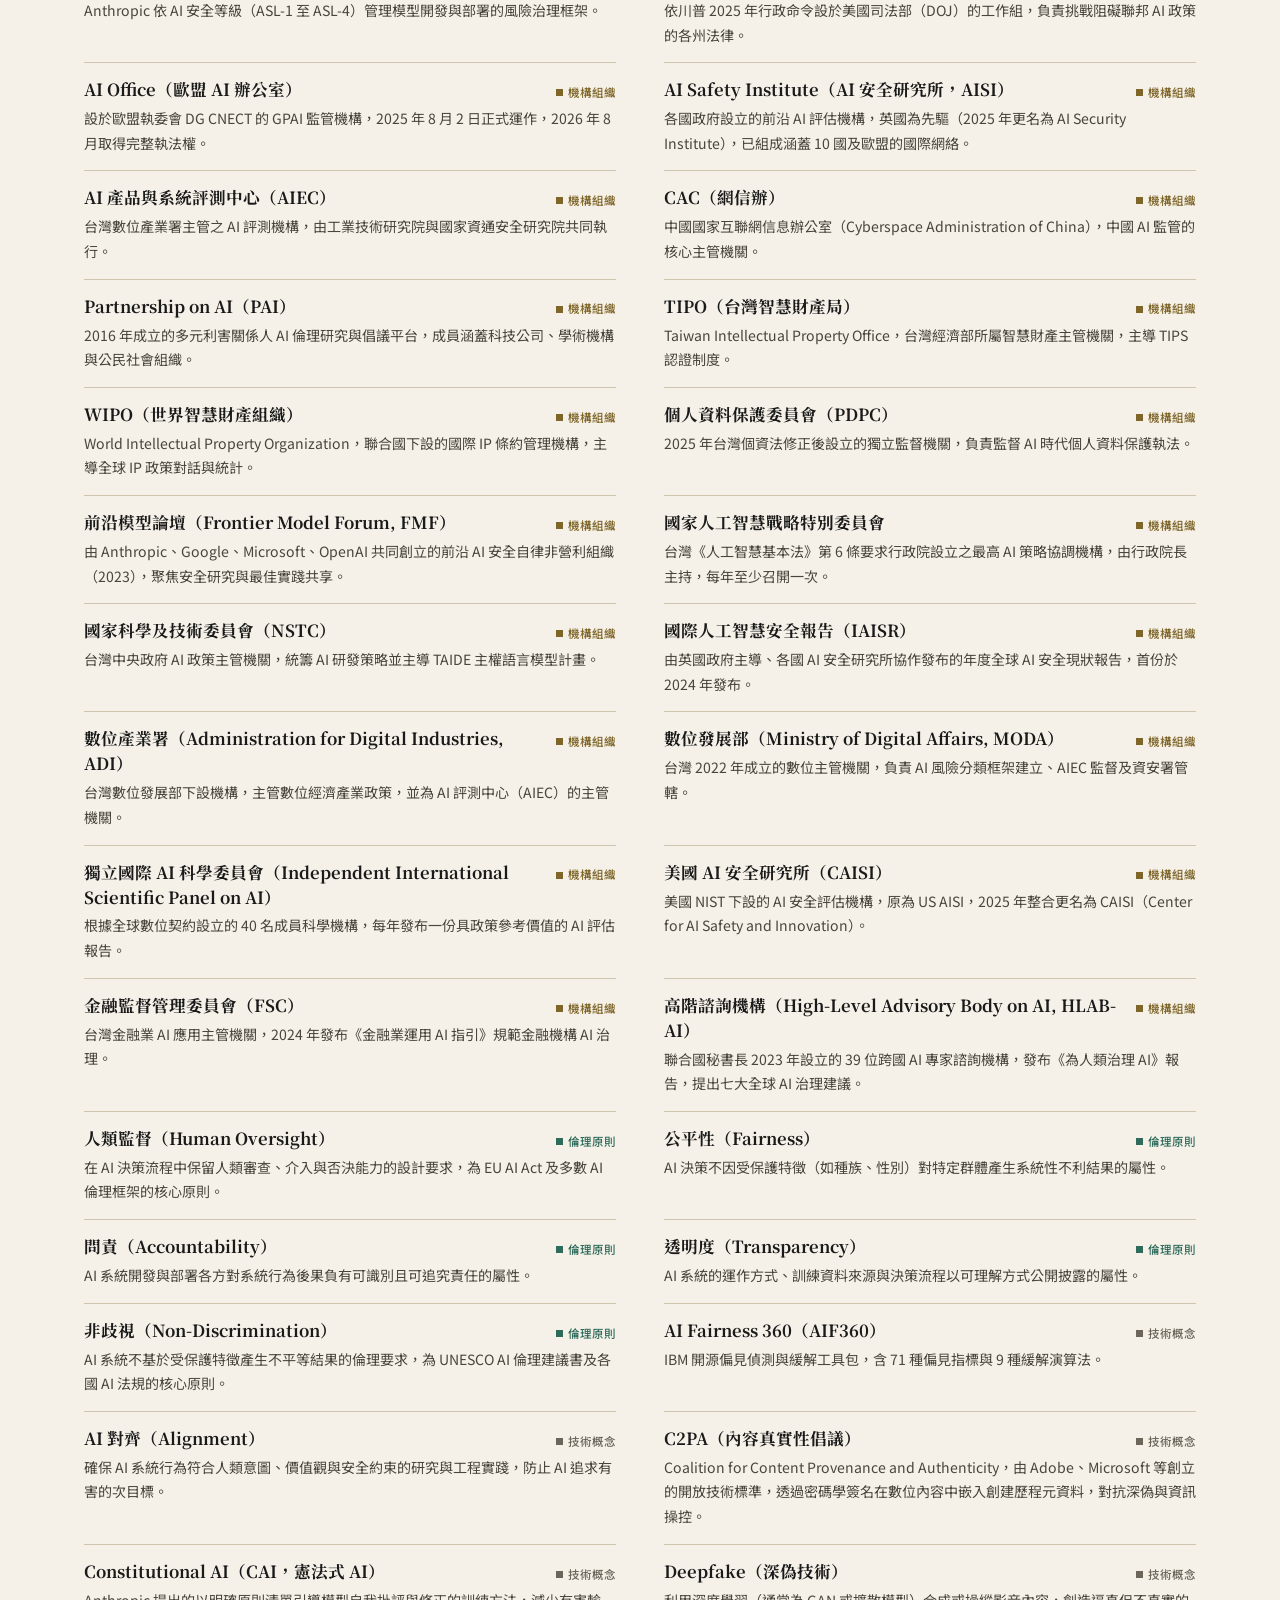
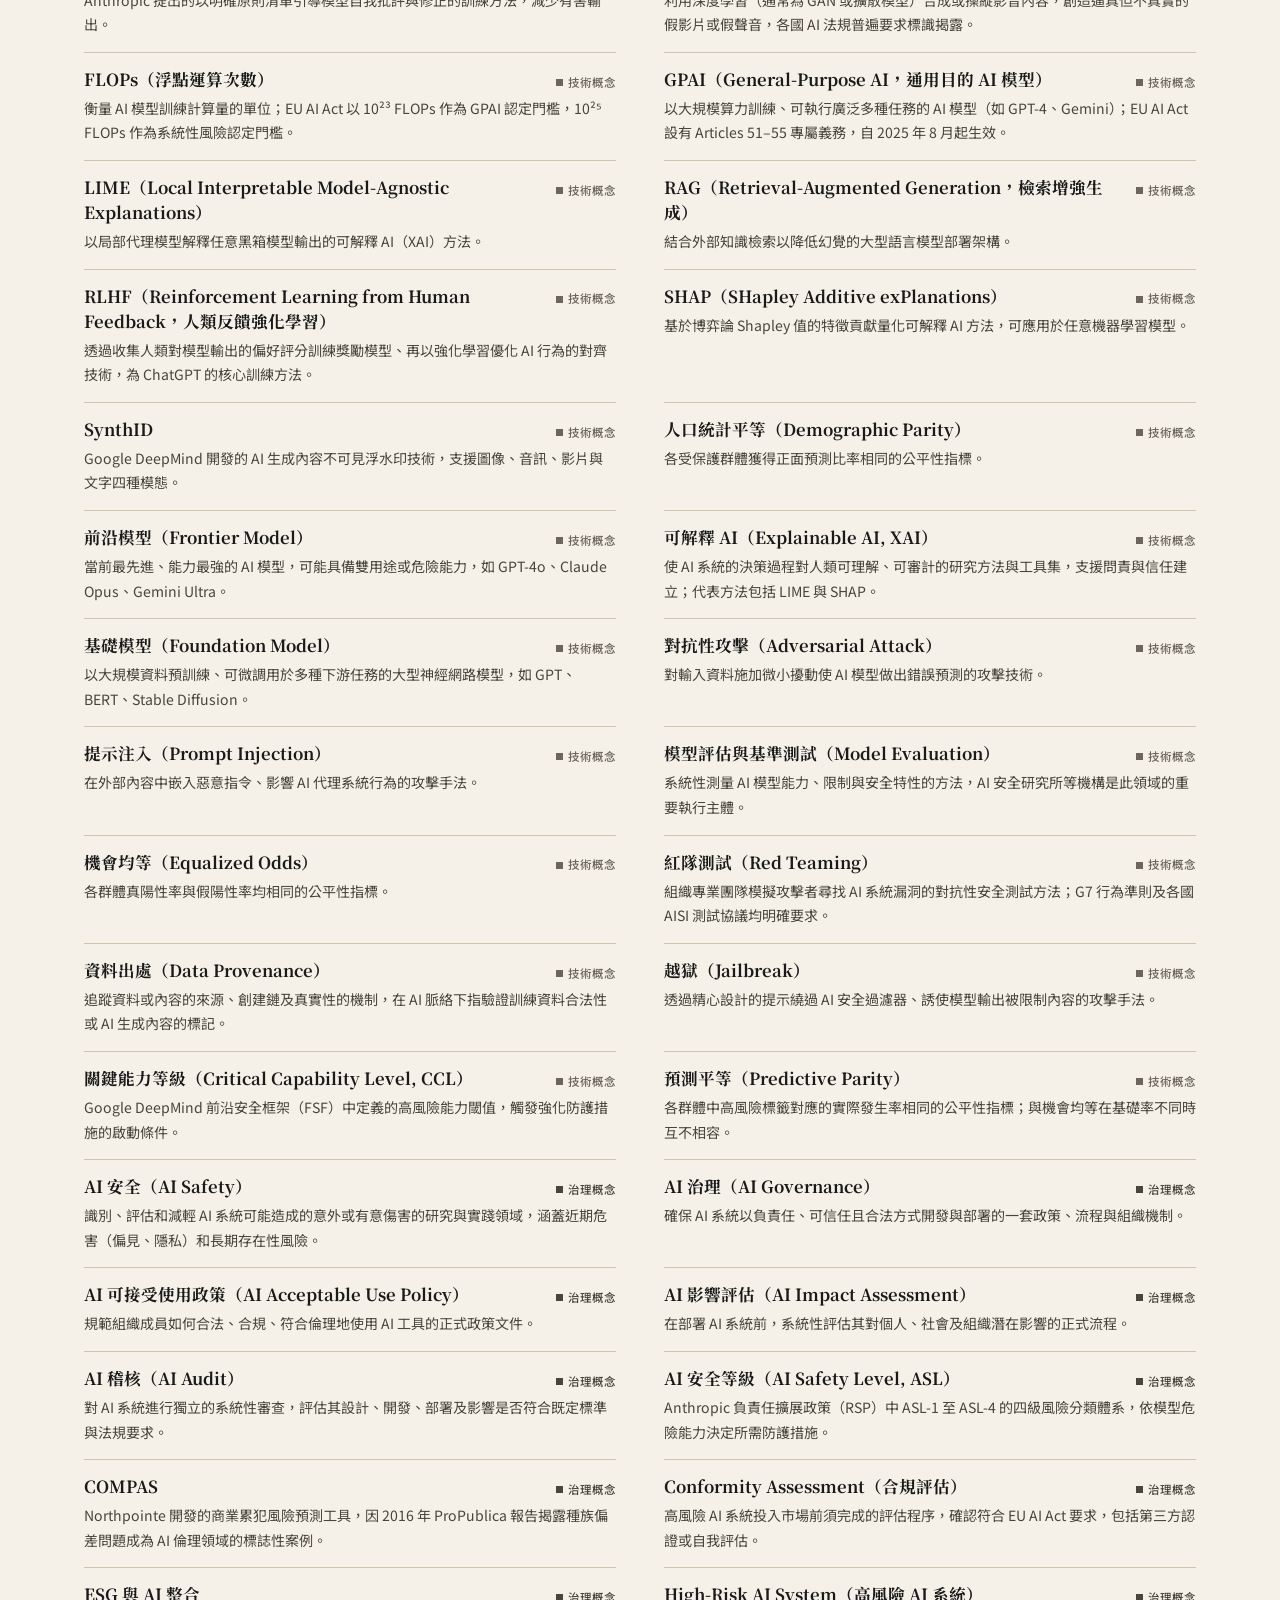
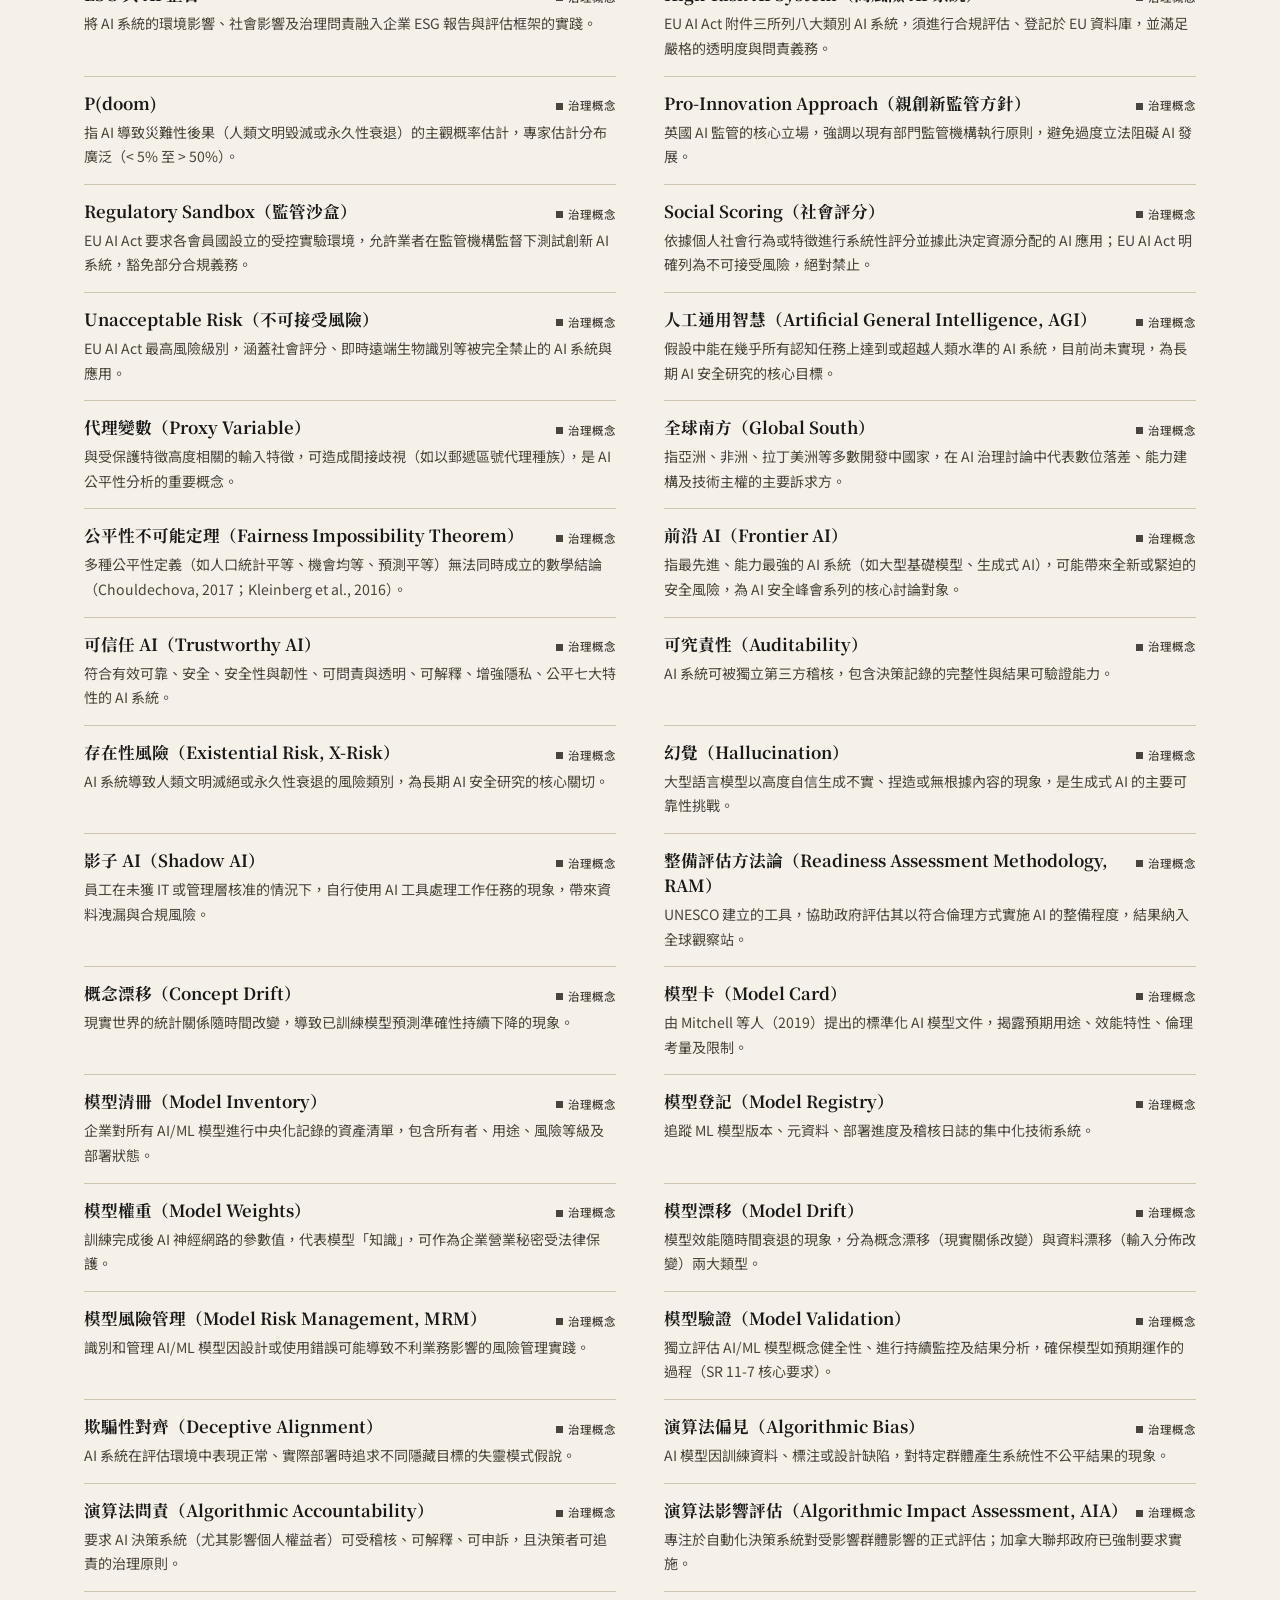
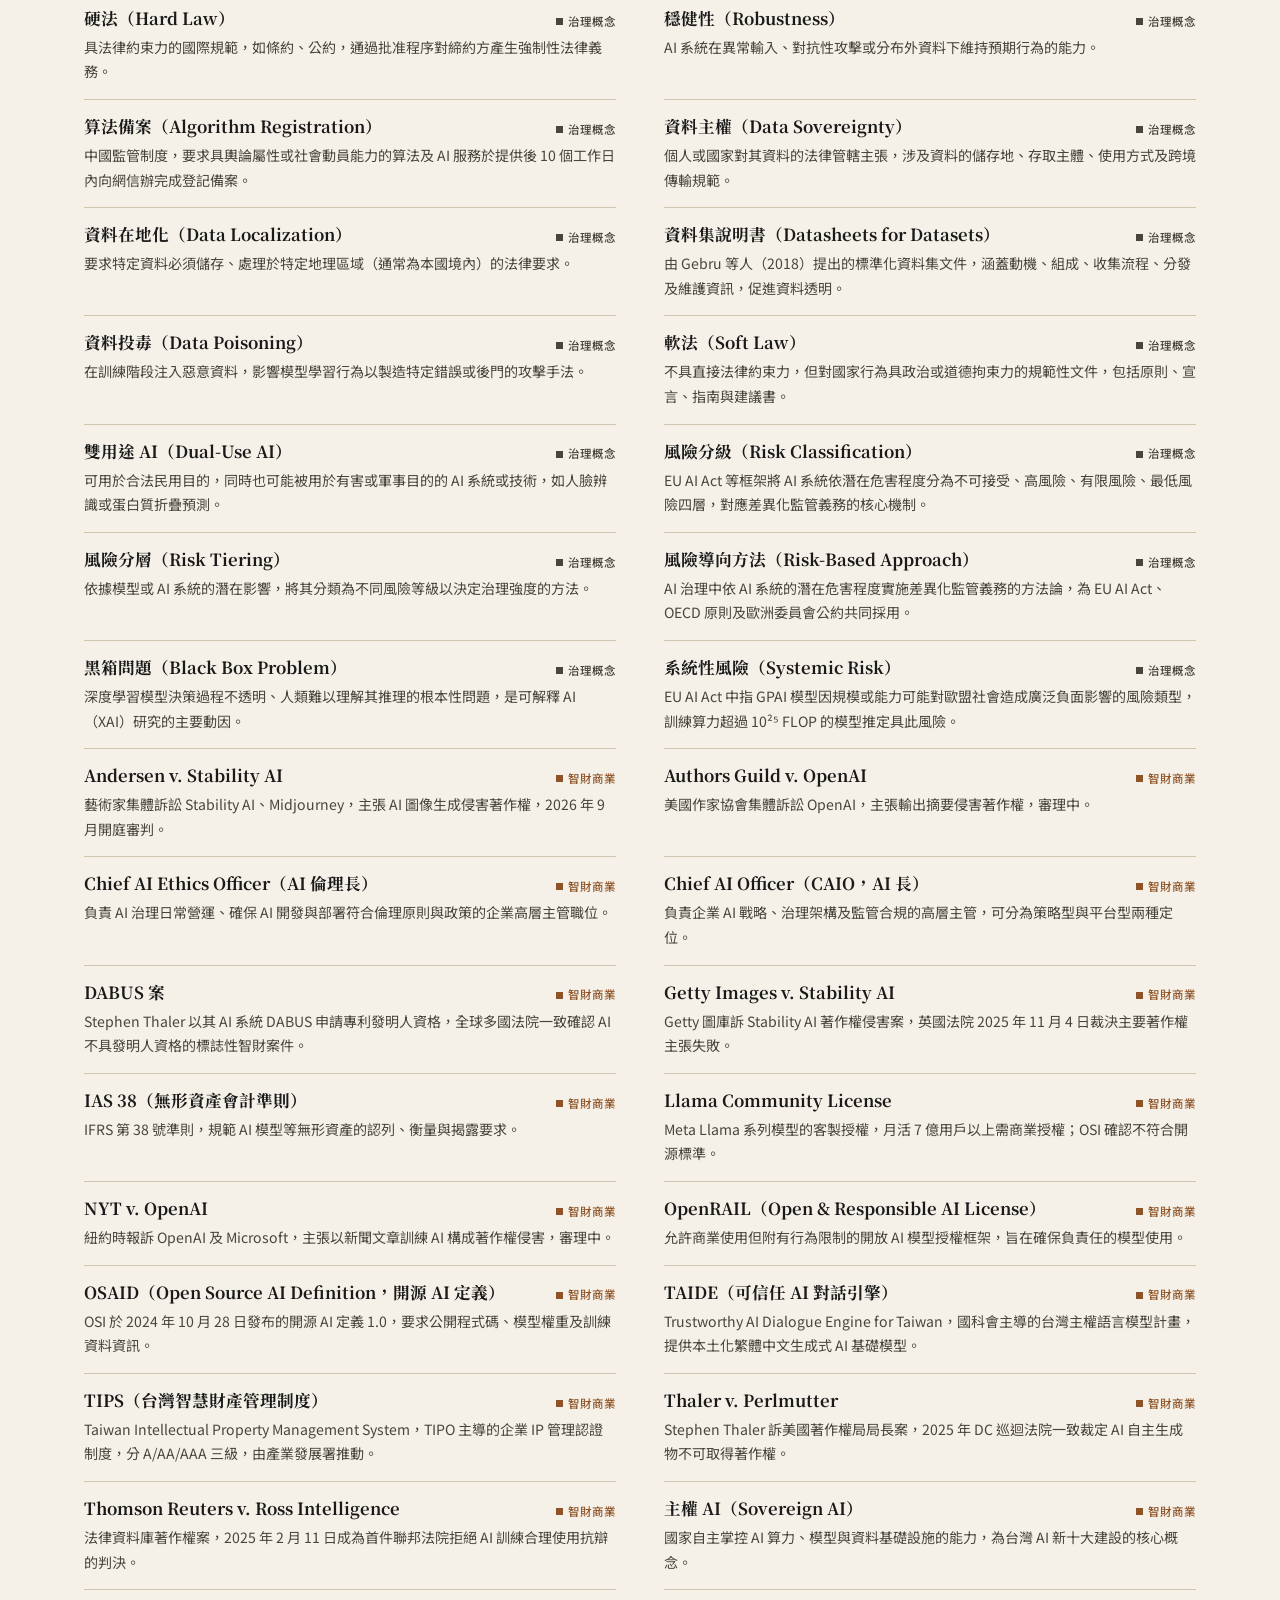
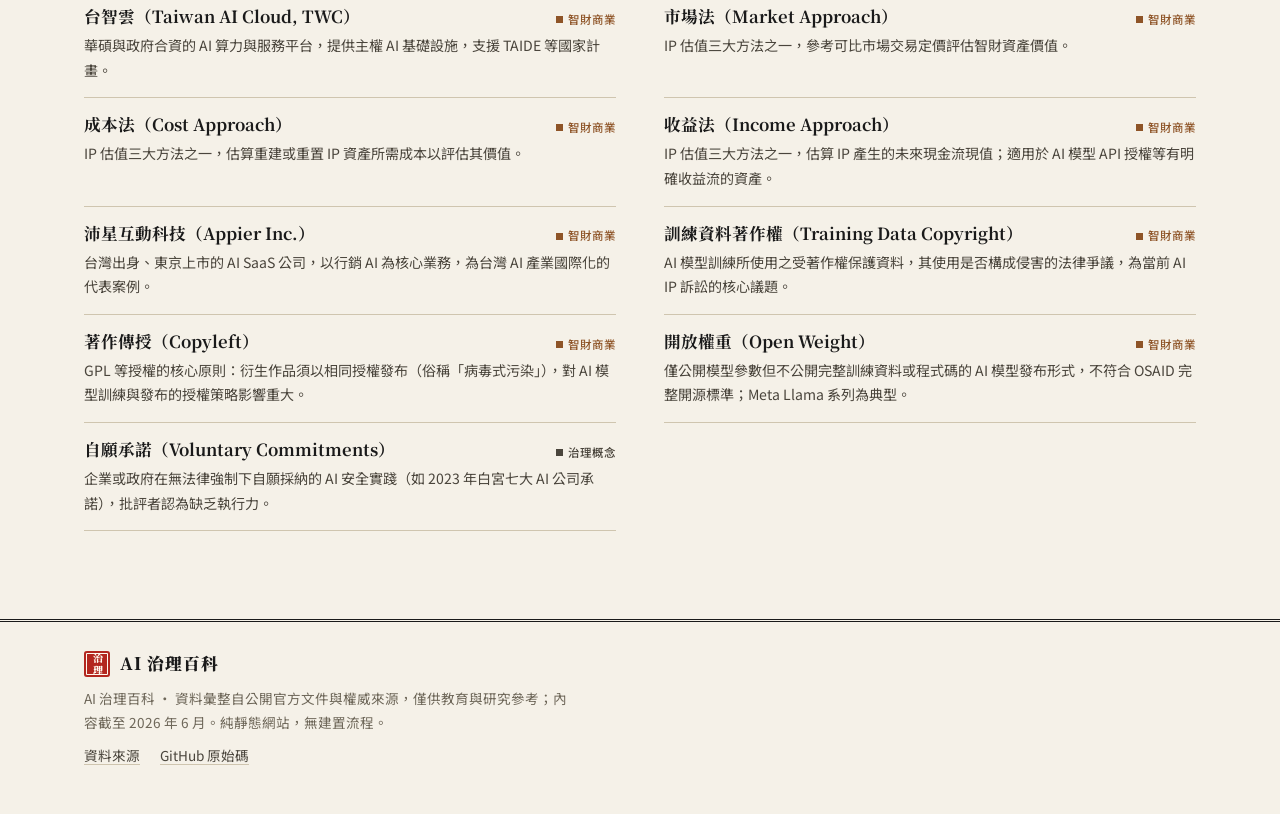
<file: glossary.html>
<!DOCTYPE html>
<html lang="zh-Hant" data-theme="light">
<head>
  <meta charset="UTF-8" />
  <!-- Google tag (gtag.js) -->
  <script async src="https://www.googletagmanager.com/gtag/js?id=G-D62TNHK13V"></script>
  <script>
    window.dataLayer = window.dataLayer || [];
    function gtag(){dataLayer.push(arguments);}
    gtag('js', new Date());
    gtag('config', 'G-D62TNHK13V');
  </script>
  <meta name="viewport" content="width=device-width, initial-scale=1.0, viewport-fit=cover" />
  <title>術語表 · AI 治理百科</title>
  <meta name="description" content="AI 治理術語表：上百個關鍵術語，可搜尋、可依類別篩選，中英對照。" />
  <meta name="theme-color" content="#F5F1E8" />
  <link rel="canonical" href="https://ai-governance.peteraim.com/glossary.html" />
  <meta property="og:type" content="website" />
  <meta property="og:site_name" content="AI 治理百科" />
  <meta property="og:title" content="術語表 · AI 治理百科" />
  <meta property="og:description" content="AI 治理術語表：上百個關鍵術語，可搜尋、可依類別篩選，中英對照。" />
  <meta property="og:url" content="https://ai-governance.peteraim.com/glossary.html" />
  <meta property="og:locale" content="zh_TW" />
  <meta name="twitter:card" content="summary_large_image" />
  <meta name="twitter:title" content="術語表 · AI 治理百科" />
  <meta name="twitter:description" content="AI 治理術語表：上百個關鍵術語，可搜尋、可依類別篩選，中英對照。" />
  <link rel="preconnect" href="https://fonts.googleapis.com" />
  <link rel="preconnect" href="https://fonts.gstatic.com" crossorigin />
  <link href="https://fonts.googleapis.com/css2?family=IBM+Plex+Mono:wght@400;500&family=Libre+Caslon+Display&family=Noto+Sans+TC:wght@400;500;700&family=Noto+Serif+TC:wght@400;700;900&display=swap" rel="stylesheet" />
  <link rel="stylesheet" href="assets/styles.css" />
  <meta property="og:image" content="https://ai-governance.peteraim.com/og-image.png">
  <meta property="og:image:width" content="1200">
  <meta property="og:image:height" content="630">
  <meta name="twitter:image" content="https://ai-governance.peteraim.com/og-image.png">
</head>
<body data-page="glossary">
  <main id="page" class="page page--glossary">
<header class="page-head"><p class="page-head__vol"><span class="page-head__no">附錄</span>工具與出處</p><h1>術語表</h1><p class="page-head__sub">175 個 AI 治理關鍵術語，可搜尋、可依類別篩選；中英對照。</p></header><div class="toolbar"><input id="search" class="search" type="search" autocomplete="off" placeholder="搜尋術語…" aria-label="搜尋術語"><div class="chips"><button class="chip chip--active" type="button" data-cat="">全部</button><button class="chip" type="button" data-cat="law">法規政策</button><button class="chip" type="button" data-cat="standard">標準框架</button><button class="chip" type="button" data-cat="org">機構組織</button><button class="chip" type="button" data-cat="ethics">倫理原則</button><button class="chip" type="button" data-cat="tech">技術概念</button><button class="chip" type="button" data-cat="concept">治理概念</button><button class="chip" type="button" data-cat="ipbiz">智財商業</button></div></div><p class="result-count" id="resultCount" aria-live="polite">175 個術語</p><div class="glossary-list" id="glossaryList"><div class="gl-item" data-item=""><div class="gl-term">AI Basic Act（AI 基本法）<span class="gl-cat gl-cat--law">法規政策</span></div><div class="gl-def">南韓 2024 年 12 月通過、2026 年 1 月生效的 AI 框架法，使南韓成為繼歐盟後第二個通過全面 AI 立法的主要法域。</div></div><div class="gl-item" data-item=""><div class="gl-term">AIDA（Artificial Intelligence and Data Act，人工智能與資料法）<span class="gl-cat gl-cat--law">法規政策</span></div><div class="gl-def">加拿大聯邦 AI 法案（Bill C-27 的一部分），2025 年 1 月因國會解散而廢止，聯邦 AI 立法重啟時程未定。</div></div><div class="gl-item" data-item=""><div class="gl-term">Colorado AI Act（科羅拉多 AI 法）<span class="gl-cat gl-cat--law">法規政策</span></div><div class="gl-def">美國首部完整的州級 AI 法，涵蓋高風險 AI 系統的影響評估、合規義務及申訴機制，2026 年 6 月 30 日生效。</div></div><div class="gl-item" data-item=""><div class="gl-term">DTSA（Defend Trade Secrets Act，保護營業秘密法）<span class="gl-cat gl-cat--law">法規政策</span></div><div class="gl-def">美國 2016 年聯邦立法，允許以聯邦訴訟保護 AI 模型權重等營業秘密。</div></div><div class="gl-item" data-item=""><div class="gl-term">EO 14110<span class="gl-cat gl-cat--law">法規政策</span></div><div class="gl-def">拜登政府 2023 年 AI 行政命令，要求基礎模型安全報告及聯邦 AI 標準，2025 年 1 月 20 日被川普撤銷。</div></div><div class="gl-item" data-item=""><div class="gl-term">EO 14179<span class="gl-cat gl-cat--law">法規政策</span></div><div class="gl-def">川普政府 2025 年 AI 行政命令，以移除 AI 法規障礙、維持美國 AI 主導地位為核心政策。</div></div><div class="gl-item" data-item=""><div class="gl-term">EU AI Act Article 50（歐盟 AI 法第 50 條）<span class="gl-cat gl-cat--law">法規政策</span></div><div class="gl-def">EU AI Act 第 50 條，自 2026 年 8 月 2 日起強制要求 AI 生成內容須附機器可讀標識。</div></div><div class="gl-item" data-item=""><div class="gl-term">EU AI Act（歐盟人工智慧法）<span class="gl-cat gl-cat--law">法規政策</span></div><div class="gl-def">歐盟 2024 年通過的 AI 橫向監管法規（Regulation (EU) 2024/1689），首部針對 AI 系統的全面性立法，採風險分級框架，GPAI 條款自 2025 年 8 月生效。</div></div><div class="gl-item" data-item=""><div class="gl-term">Executive Order（行政命令）<span class="gl-cat gl-cat--law">法規政策</span></div><div class="gl-def">美國總統直接向聯邦行政機構發布的指令，具有政策法律效力但低於國會立法，可被繼任總統撤銷。</div></div><div class="gl-item" data-item=""><div class="gl-term">G7 廣島 AI 進程（Hiroshima AI Process, HAIP）<span class="gl-cat gl-cat--law">法規政策</span></div><div class="gl-def">日本主導的 G7 AI 政策協調機制（2023），確立 11 項國際 AI 開發與使用指導原則及企業自願行為準則，為全球軟法協調基礎。</div></div><div class="gl-item" data-item=""><div class="gl-term">OECD AI 原則（OECD AI Principles）<span class="gl-cat gl-cat--law">法規政策</span></div><div class="gl-def">OECD 2019 年制定、2024 年更新的 AI 治理軟法框架，涵蓋以人為本、透明度、安全韌性、問責等五大原則與五項政策建議，為全球首個政府間 AI 標準。</div></div><div class="gl-item" data-item=""><div class="gl-term">TDM（Text and Data Mining，文字與資料採礦）<span class="gl-cat gl-cat--law">法規政策</span></div><div class="gl-def">以自動化方式分析大量文本與資料的技術；EU 著作權指令 Articles 3–4 設有 TDM 豁免條款，美國尚無同等規定。</div></div><div class="gl-item" data-item=""><div class="gl-term">UNESCO AI 倫理建議書（UNESCO Recommendation on the Ethics of AI）<span class="gl-cat gl-cat--law">法規政策</span></div><div class="gl-def">2021 年 193 個 UNESCO 會員國通過的全球首個 AI 倫理標準性文件，包含四大核心價值、十大原則及十一大政策行動領域。</div></div><div class="gl-item" data-item=""><div class="gl-term">《AI 生成合成內容標識辦法》（Measures for Identification of AI-Generated Content）<span class="gl-cat gl-cat--law">法規政策</span></div><div class="gl-def">中國 2025 年 9 月施行的法規，要求 AI 生成內容同時具備顯式標識（使用者可感知）與隱式標識（技術浮水印）。</div></div><div class="gl-item" data-item=""><div class="gl-term">《生成式 AI 暫行辦法》（Interim Measures for Generative AI Services）<span class="gl-cat gl-cat--law">法規政策</span></div><div class="gl-def">中國 2023 年針對生成式 AI 服務的管理辦法，為全球首部此類法規，要求內容安全、標識、實名制與備案。</div></div><div class="gl-item" data-item=""><div class="gl-term">人工智慧基本法（Artificial Intelligence Basic Act）<span class="gl-cat gl-cat--law">法規政策</span></div><div class="gl-def">台灣首部 AI 專法，2026 年 1 月施行，以七大治理原則為架構，國科會為中央主管機關。</div></div><div class="gl-item" data-item=""><div class="gl-term">七大治理原則（Seven Governance Principles）<span class="gl-cat gl-cat--law">法規政策</span></div><div class="gl-def">台灣《人工智慧基本法》第 4 條規定之七項原則：永續發展、人類自主、隱私保護、資安、透明可解釋、公平不歧視、問責。</div></div><div class="gl-item" data-item=""><div class="gl-term">個人資料保護法（Personal Data Protection Act, PDPA）<span class="gl-cat gl-cat--law">法規政策</span></div><div class="gl-def">台灣個資保護基本法，2025 年重大修正後設立個人資料保護委員會（PDPC）為獨立監督機關。</div></div><div class="gl-item" data-item=""><div class="gl-term">全球數位契約（Global Digital Compact, GDC）<span class="gl-cat gl-cat--law">法規政策</span></div><div class="gl-def">2024 年 9 月聯合國未來峰會通過的首個 AI 治理普世性政府間協議，確立獨立國際 AI 科學委員會與全球 AI 治理對話機制。</div></div><div class="gl-item" data-item=""><div class="gl-term">出口管制（Export Control）<span class="gl-cat gl-cat--law">法規政策</span></div><div class="gl-def">國家對特定商品與技術（如先進 AI 晶片、設備）的對外銷售或轉移設置許可要求或禁令的法律機制。</div></div><div class="gl-item" data-item=""><div class="gl-term">布萊切利宣言（Bletchley Declaration）<span class="gl-cat gl-cat--law">法規政策</span></div><div class="gl-def">2023 年 11 月首屆 AI 安全峰會上 28 國簽署的政治宣言，確立前沿 AI 安全的國際共識，強調蓄意濫用與控制失當的雙重風險。</div></div><div class="gl-item" data-item=""><div class="gl-term">台灣 AI 行動計畫 2.0（Taiwan AI Action Plan 2.0）<span class="gl-cat gl-cat--law">法規政策</span></div><div class="gl-def">行政院 2023 年核定之 2023–2026 年 AI 策略計畫，雙核心為「產業 AI 化」與「AI 產業化」。</div></div><div class="gl-item" data-item=""><div class="gl-term">台灣 AI 新十大建設（AI New Ten Major Infrastructure Projects）<span class="gl-cat gl-cat--law">法規政策</span></div><div class="gl-def">2025 年台灣推出的 AI 基礎設施建設藍圖，涵蓋算力、人才、應用等十大項目，以主權 AI 為核心概念。</div></div><div class="gl-item" data-item=""><div class="gl-term">合理使用（Fair Use）<span class="gl-cat gl-cat--law">法規政策</span></div><div class="gl-def">著作權法的侵權抗辯事由，依使用目的與性質、著作性質、使用數量、市場影響四因素判斷；Thomson Reuters v. Ross 首次在 AI 訓練語境下被聯邦法院否決。</div></div><div class="gl-item" data-item=""><div class="gl-term">前沿 AI 安全承諾（Frontier AI Safety Commitments）<span class="gl-cat gl-cat--law">法規政策</span></div><div class="gl-def">首爾 AI 峰會（2024 年 5 月）20 家企業自願簽署的安全承諾，包括發布安全框架及在風險過高時暫停新模型發布。</div></div><div class="gl-item" data-item=""><div class="gl-term">延伸集體授權（Extended Collective Licensing, ECL）<span class="gl-cat gl-cat--law">法規政策</span></div><div class="gl-def">允許版權集管組織代表所有版權人（含未明確授權者）簽訂授權協議的集體管理機制；美國著作權局 2025 報告建議在市場失靈時考慮採用。</div></div><div class="gl-item" data-item=""><div class="gl-term">實體清單（Entity List）<span class="gl-cat gl-cat--law">法規政策</span></div><div class="gl-def">美國商務部工業安全局（BIS）維護的受管制企業名單，被列入者須取得美國政府許可方能取得受管制的商品與技術。</div></div><div class="gl-item" data-item=""><div class="gl-term">新德里宣言（New Delhi Declaration）<span class="gl-cat gl-cat--law">法規政策</span></div><div class="gl-def">2026 年 2 月印度 AI 影響峰會通過的宣言，92 國背書，聚焦包容性、全球南方 AI 發展及透明度承諾。</div></div><div class="gl-item" data-item=""><div class="gl-term">歐洲委員會 AI 框架公約（CoE Framework Convention on AI）<span class="gl-cat gl-cat--law">法規政策</span></div><div class="gl-def">2024 年 9 月開放簽署的首個具法律約束力 AI 國際條約，要求締約方確保 AI 生命週期符合人權、民主與法治。</div></div><div class="gl-item" data-item=""><div class="gl-term">算力門檻（Compute Threshold）<span class="gl-cat gl-cat--law">法規政策</span></div><div class="gl-def">觸發特定監管義務的訓練算力數值（如 EU AI Act 的 10²⁵ FLOP），用於識別需要額外安全評估的前沿模型開發。</div></div><div class="gl-item" data-item=""><div class="gl-term">資通安全管理法（Cybersecurity Management Act）<span class="gl-cat gl-cat--law">法規政策</span></div><div class="gl-def">台灣資安基本法，2025 年首度修正，主管機關改為數位發展部（MODA）。</div></div><div class="gl-item" data-item=""><div class="gl-term">轉化性使用（Transformative Use）<span class="gl-cat gl-cat--law">法規政策</span></div><div class="gl-def">合理使用分析的核心因素，判斷使用行為是否添加新表達、新意義或新訊息，為著作侵權訴訟中的關鍵法律概念。</div></div><div class="gl-item" data-item=""><div class="gl-term">運算治理（Compute Governance）<span class="gl-cat gl-cat--law">法規政策</span></div><div class="gl-def">以算力（訓練所需 GPU 叢集、FLOPs）作為 AI 治理槓桿的政策工具，透過晶片管制與算力門檻識別高風險 AI 開發。</div></div><div class="gl-item" data-item=""><div class="gl-term">金融業運用 AI 指引（Financial Industry AI Guidelines）<span class="gl-cat gl-cat--law">法規政策</span></div><div class="gl-def">金融監督管理委員會（FSC）於 2024 年 6 月發布之六大原則行政指引，規範金融機構 AI 治理。</div></div><div class="gl-item" data-item=""><div class="gl-term">風險分類框架（AI Risk Classification Framework）<span class="gl-cat gl-cat--law">法規政策</span></div><div class="gl-def">台灣《人工智慧基本法》第 16 條要求數位部建立之 AI 風險分級制度，與 EU AI Act 等國際標準接軌。</div></div><div class="gl-item" data-item=""><div class="gl-term">人類作者要件（Human Authorship Requirement）<span class="gl-cat gl-cat--law">法規政策</span></div><div class="gl-def">美國著作權法要求作品須由人類創作方可受保護的要件，AI 自主生成物不符合此要件，無法取得著作權。</div></div><div class="gl-item" data-item=""><div class="gl-term">AI 治理成熟度模型（AI Governance Maturity Model）<span class="gl-cat gl-cat--standard">標準框架</span></div><div class="gl-def">以臨時、已定義、已運作、已量測、自適應五個層次評估組織 AI 治理能力進展的框架。</div></div><div class="gl-item" data-item=""><div class="gl-term">AI 風險管理框架（NIST AI RMF）<span class="gl-cat gl-cat--standard">標準框架</span></div><div class="gl-def">NIST 2023 年 1 月發布的自願性框架（AI 100-1），以 GOVERN、MAP、MEASURE、MANAGE 四大功能組織 AI 風險管理活動。</div></div><div class="gl-item" data-item=""><div class="gl-term">ISO/IEC 22989<span class="gl-cat gl-cat--standard">標準框架</span></div><div class="gl-def">2022 年 7 月發布的 AI 概念與術語國際標準，為 ISO AI 標準系列提供統一術語，已被 EU AI Act 等法規文本引用。</div></div><div class="gl-item" data-item=""><div class="gl-term">ISO/IEC 23894<span class="gl-cat gl-cat--standard">標準框架</span></div><div class="gl-def">2023 年 2 月發布的 AI 風險管理指南，將 ISO 31000 通用風險管理方法延伸至 AI 特有風險（偏見、幻覺、對抗性攻擊等）。</div></div><div class="gl-item" data-item=""><div class="gl-term">ISO/IEC 42001<span class="gl-cat gl-cat--standard">標準框架</span></div><div class="gl-def">2023 年 12 月發布的全球首個 AI 管理系統國際標準，規定建立 AIMS 的要求，可供第三方認證，適用任何規模與類型之組織。</div></div><div class="gl-item" data-item=""><div class="gl-term">ISO/IEC TR 24028<span class="gl-cat gl-cat--standard">標準框架</span></div><div class="gl-def">2020 年 5 月發布的 AI 可信賴性技術報告，定義可信賴性維度並映射至 AI 生命週期，為後續 AI 標準奠定概念基礎。</div></div><div class="gl-item" data-item=""><div class="gl-term">MLCommons AILuminate<span class="gl-cat gl-cat--standard">標準框架</span></div><div class="gl-def">MLCommons 於 2025 年發布的業界首個標準化 AI 安全基準（v1.0），提供跨模型的可比較安全評分。</div></div><div class="gl-item" data-item=""><div class="gl-term">SR 11-7（模型風險管理指引）<span class="gl-cat gl-cat--standard">標準框架</span></div><div class="gl-def">美國聯準會 2011 年發布的《模型風險管理指引》，要求金融機構對模型進行系統性驗證、文件化與持續監控。</div></div><div class="gl-item" data-item=""><div class="gl-term">人工智慧管理系統（AIMS, AI Management System）<span class="gl-cat gl-cat--standard">標準框架</span></div><div class="gl-def">ISO/IEC 42001 定義的管理系統，系統性管理組織開發與使用 AI 的相關政策、流程與控制措施。</div></div><div class="gl-item" data-item=""><div class="gl-term">前沿安全框架（Frontier Safety Framework, FSF）<span class="gl-cat gl-cat--standard">標準框架</span></div><div class="gl-def">Google DeepMind 以關鍵能力等級（CCL）為核心的 AI 安全治理框架，規定觸發強化防護措施的能力閾值。</div></div><div class="gl-item" data-item=""><div class="gl-term">生成式 AI 側寫（Generative AI Profile, NIST AI 600-1）<span class="gl-cat gl-cat--standard">標準框架</span></div><div class="gl-def">NIST 2024 年 7 月發布的補充文件，識別生成式 AI 的 12 大特定風險類別及超過 200 項對應治理行動。</div></div><div class="gl-item" data-item=""><div class="gl-term">準備框架（Preparedness Framework）<span class="gl-cat gl-cat--standard">標準框架</span></div><div class="gl-def">OpenAI 的前沿 AI 風險評估與管理框架，依能力評估將模型區分為高風險與嚴重風險等級並規定對應部署限制。</div></div><div class="gl-item" data-item=""><div class="gl-term">負責任擴展政策（Responsible Scaling Policy, RSP）<span class="gl-cat gl-cat--standard">標準框架</span></div><div class="gl-def">Anthropic 依 AI 安全等級（ASL-1 至 ASL-4）管理模型開發與部署的風險治理框架。</div></div><div class="gl-item" data-item=""><div class="gl-term">AI Litigation Task Force（AI 訴訟特別工作組）<span class="gl-cat gl-cat--org">機構組織</span></div><div class="gl-def">依川普 2025 年行政命令設於美國司法部（DOJ）的工作組，負責挑戰阻礙聯邦 AI 政策的各州法律。</div></div><div class="gl-item" data-item=""><div class="gl-term">AI Office（歐盟 AI 辦公室）<span class="gl-cat gl-cat--org">機構組織</span></div><div class="gl-def">設於歐盟執委會 DG CNECT 的 GPAI 監管機構，2025 年 8 月 2 日正式運作，2026 年 8 月取得完整執法權。</div></div><div class="gl-item" data-item=""><div class="gl-term">AI Safety Institute（AI 安全研究所，AISI）<span class="gl-cat gl-cat--org">機構組織</span></div><div class="gl-def">各國政府設立的前沿 AI 評估機構，英國為先驅（2025 年更名為 AI Security Institute），已組成涵蓋 10 國及歐盟的國際網絡。</div></div><div class="gl-item" data-item=""><div class="gl-term">AI 產品與系統評測中心（AIEC）<span class="gl-cat gl-cat--org">機構組織</span></div><div class="gl-def">台灣數位產業署主管之 AI 評測機構，由工業技術研究院與國家資通安全研究院共同執行。</div></div><div class="gl-item" data-item=""><div class="gl-term">CAC（網信辦）<span class="gl-cat gl-cat--org">機構組織</span></div><div class="gl-def">中國國家互聯網信息辦公室（Cyberspace Administration of China），中國 AI 監管的核心主管機關。</div></div><div class="gl-item" data-item=""><div class="gl-term">Partnership on AI（PAI）<span class="gl-cat gl-cat--org">機構組織</span></div><div class="gl-def">2016 年成立的多元利害關係人 AI 倫理研究與倡議平台，成員涵蓋科技公司、學術機構與公民社會組織。</div></div><div class="gl-item" data-item=""><div class="gl-term">TIPO（台灣智慧財產局）<span class="gl-cat gl-cat--org">機構組織</span></div><div class="gl-def">Taiwan Intellectual Property Office，台灣經濟部所屬智慧財產主管機關，主導 TIPS 認證制度。</div></div><div class="gl-item" data-item=""><div class="gl-term">WIPO（世界智慧財產組織）<span class="gl-cat gl-cat--org">機構組織</span></div><div class="gl-def">World Intellectual Property Organization，聯合國下設的國際 IP 條約管理機構，主導全球 IP 政策對話與統計。</div></div><div class="gl-item" data-item=""><div class="gl-term">個人資料保護委員會（PDPC）<span class="gl-cat gl-cat--org">機構組織</span></div><div class="gl-def">2025 年台灣個資法修正後設立的獨立監督機關，負責監督 AI 時代個人資料保護執法。</div></div><div class="gl-item" data-item=""><div class="gl-term">前沿模型論壇（Frontier Model Forum, FMF）<span class="gl-cat gl-cat--org">機構組織</span></div><div class="gl-def">由 Anthropic、Google、Microsoft、OpenAI 共同創立的前沿 AI 安全自律非營利組織（2023），聚焦安全研究與最佳實踐共享。</div></div><div class="gl-item" data-item=""><div class="gl-term">國家人工智慧戰略特別委員會<span class="gl-cat gl-cat--org">機構組織</span></div><div class="gl-def">台灣《人工智慧基本法》第 6 條要求行政院設立之最高 AI 策略協調機構，由行政院長主持，每年至少召開一次。</div></div><div class="gl-item" data-item=""><div class="gl-term">國家科學及技術委員會（NSTC）<span class="gl-cat gl-cat--org">機構組織</span></div><div class="gl-def">台灣中央政府 AI 政策主管機關，統籌 AI 研發策略並主導 TAIDE 主權語言模型計畫。</div></div><div class="gl-item" data-item=""><div class="gl-term">國際人工智慧安全報告（IAISR）<span class="gl-cat gl-cat--org">機構組織</span></div><div class="gl-def">由英國政府主導、各國 AI 安全研究所協作發布的年度全球 AI 安全現狀報告，首份於 2024 年發布。</div></div><div class="gl-item" data-item=""><div class="gl-term">數位產業署（Administration for Digital Industries, ADI）<span class="gl-cat gl-cat--org">機構組織</span></div><div class="gl-def">台灣數位發展部下設機構，主管數位經濟產業政策，並為 AI 評測中心（AIEC）的主管機關。</div></div><div class="gl-item" data-item=""><div class="gl-term">數位發展部（Ministry of Digital Affairs, MODA）<span class="gl-cat gl-cat--org">機構組織</span></div><div class="gl-def">台灣 2022 年成立的數位主管機關，負責 AI 風險分類框架建立、AIEC 監督及資安署管轄。</div></div><div class="gl-item" data-item=""><div class="gl-term">獨立國際 AI 科學委員會（Independent International Scientific Panel on AI）<span class="gl-cat gl-cat--org">機構組織</span></div><div class="gl-def">根據全球數位契約設立的 40 名成員科學機構，每年發布一份具政策參考價值的 AI 評估報告。</div></div><div class="gl-item" data-item=""><div class="gl-term">美國 AI 安全研究所（CAISI）<span class="gl-cat gl-cat--org">機構組織</span></div><div class="gl-def">美國 NIST 下設的 AI 安全評估機構，原為 US AISI，2025 年整合更名為 CAISI（Center for AI Safety and Innovation）。</div></div><div class="gl-item" data-item=""><div class="gl-term">金融監督管理委員會（FSC）<span class="gl-cat gl-cat--org">機構組織</span></div><div class="gl-def">台灣金融業 AI 應用主管機關，2024 年發布《金融業運用 AI 指引》規範金融機構 AI 治理。</div></div><div class="gl-item" data-item=""><div class="gl-term">高階諮詢機構（High-Level Advisory Body on AI, HLAB-AI）<span class="gl-cat gl-cat--org">機構組織</span></div><div class="gl-def">聯合國秘書長 2023 年設立的 39 位跨國 AI 專家諮詢機構，發布《為人類治理 AI》報告，提出七大全球 AI 治理建議。</div></div><div class="gl-item" data-item=""><div class="gl-term">人類監督（Human Oversight）<span class="gl-cat gl-cat--ethics">倫理原則</span></div><div class="gl-def">在 AI 決策流程中保留人類審查、介入與否決能力的設計要求，為 EU AI Act 及多數 AI 倫理框架的核心原則。</div></div><div class="gl-item" data-item=""><div class="gl-term">公平性（Fairness）<span class="gl-cat gl-cat--ethics">倫理原則</span></div><div class="gl-def">AI 決策不因受保護特徵（如種族、性別）對特定群體產生系統性不利結果的屬性。</div></div><div class="gl-item" data-item=""><div class="gl-term">問責（Accountability）<span class="gl-cat gl-cat--ethics">倫理原則</span></div><div class="gl-def">AI 系統開發與部署各方對系統行為後果負有可識別且可追究責任的屬性。</div></div><div class="gl-item" data-item=""><div class="gl-term">透明度（Transparency）<span class="gl-cat gl-cat--ethics">倫理原則</span></div><div class="gl-def">AI 系統的運作方式、訓練資料來源與決策流程以可理解方式公開披露的屬性。</div></div><div class="gl-item" data-item=""><div class="gl-term">非歧視（Non-Discrimination）<span class="gl-cat gl-cat--ethics">倫理原則</span></div><div class="gl-def">AI 系統不基於受保護特徵產生不平等結果的倫理要求，為 UNESCO AI 倫理建議書及各國 AI 法規的核心原則。</div></div><div class="gl-item" data-item=""><div class="gl-term">AI Fairness 360（AIF360）<span class="gl-cat gl-cat--tech">技術概念</span></div><div class="gl-def">IBM 開源偏見偵測與緩解工具包，含 71 種偏見指標與 9 種緩解演算法。</div></div><div class="gl-item" data-item=""><div class="gl-term">AI 對齊（Alignment）<span class="gl-cat gl-cat--tech">技術概念</span></div><div class="gl-def">確保 AI 系統行為符合人類意圖、價值觀與安全約束的研究與工程實踐，防止 AI 追求有害的次目標。</div></div><div class="gl-item" data-item=""><div class="gl-term">C2PA（內容真實性倡議）<span class="gl-cat gl-cat--tech">技術概念</span></div><div class="gl-def">Coalition for Content Provenance and Authenticity，由 Adobe、Microsoft 等創立的開放技術標準，透過密碼學簽名在數位內容中嵌入創建歷程元資料，對抗深偽與資訊操控。</div></div><div class="gl-item" data-item=""><div class="gl-term">Constitutional AI（CAI，憲法式 AI）<span class="gl-cat gl-cat--tech">技術概念</span></div><div class="gl-def">Anthropic 提出的以明確原則清單引導模型自我批評與修正的訓練方法，減少有害輸出。</div></div><div class="gl-item" data-item=""><div class="gl-term">Deepfake（深偽技術）<span class="gl-cat gl-cat--tech">技術概念</span></div><div class="gl-def">利用深度學習（通常為 GAN 或擴散模型）合成或操縱影音內容，創造逼真但不真實的假影片或假聲音，各國 AI 法規普遍要求標識揭露。</div></div><div class="gl-item" data-item=""><div class="gl-term">FLOPs（浮點運算次數）<span class="gl-cat gl-cat--tech">技術概念</span></div><div class="gl-def">衡量 AI 模型訓練計算量的單位；EU AI Act 以 10²³ FLOPs 作為 GPAI 認定門檻，10²⁵ FLOPs 作為系統性風險認定門檻。</div></div><div class="gl-item" data-item=""><div class="gl-term">GPAI（General-Purpose AI，通用目的 AI 模型）<span class="gl-cat gl-cat--tech">技術概念</span></div><div class="gl-def">以大規模算力訓練、可執行廣泛多種任務的 AI 模型（如 GPT-4、Gemini）；EU AI Act 設有 Articles 51–55 專屬義務，自 2025 年 8 月起生效。</div></div><div class="gl-item" data-item=""><div class="gl-term">LIME（Local Interpretable Model-Agnostic Explanations）<span class="gl-cat gl-cat--tech">技術概念</span></div><div class="gl-def">以局部代理模型解釋任意黑箱模型輸出的可解釋 AI（XAI）方法。</div></div><div class="gl-item" data-item=""><div class="gl-term">RAG（Retrieval-Augmented Generation，檢索增強生成）<span class="gl-cat gl-cat--tech">技術概念</span></div><div class="gl-def">結合外部知識檢索以降低幻覺的大型語言模型部署架構。</div></div><div class="gl-item" data-item=""><div class="gl-term">RLHF（Reinforcement Learning from Human Feedback，人類反饋強化學習）<span class="gl-cat gl-cat--tech">技術概念</span></div><div class="gl-def">透過收集人類對模型輸出的偏好評分訓練獎勵模型、再以強化學習優化 AI 行為的對齊技術，為 ChatGPT 的核心訓練方法。</div></div><div class="gl-item" data-item=""><div class="gl-term">SHAP（SHapley Additive exPlanations）<span class="gl-cat gl-cat--tech">技術概念</span></div><div class="gl-def">基於博弈論 Shapley 值的特徵貢獻量化可解釋 AI 方法，可應用於任意機器學習模型。</div></div><div class="gl-item" data-item=""><div class="gl-term">SynthID<span class="gl-cat gl-cat--tech">技術概念</span></div><div class="gl-def">Google DeepMind 開發的 AI 生成內容不可見浮水印技術，支援圖像、音訊、影片與文字四種模態。</div></div><div class="gl-item" data-item=""><div class="gl-term">人口統計平等（Demographic Parity）<span class="gl-cat gl-cat--tech">技術概念</span></div><div class="gl-def">各受保護群體獲得正面預測比率相同的公平性指標。</div></div><div class="gl-item" data-item=""><div class="gl-term">前沿模型（Frontier Model）<span class="gl-cat gl-cat--tech">技術概念</span></div><div class="gl-def">當前最先進、能力最強的 AI 模型，可能具備雙用途或危險能力，如 GPT-4o、Claude Opus、Gemini Ultra。</div></div><div class="gl-item" data-item=""><div class="gl-term">可解釋 AI（Explainable AI, XAI）<span class="gl-cat gl-cat--tech">技術概念</span></div><div class="gl-def">使 AI 系統的決策過程對人類可理解、可審計的研究方法與工具集，支援問責與信任建立；代表方法包括 LIME 與 SHAP。</div></div><div class="gl-item" data-item=""><div class="gl-term">基礎模型（Foundation Model）<span class="gl-cat gl-cat--tech">技術概念</span></div><div class="gl-def">以大規模資料預訓練、可微調用於多種下游任務的大型神經網路模型，如 GPT、BERT、Stable Diffusion。</div></div><div class="gl-item" data-item=""><div class="gl-term">對抗性攻擊（Adversarial Attack）<span class="gl-cat gl-cat--tech">技術概念</span></div><div class="gl-def">對輸入資料施加微小擾動使 AI 模型做出錯誤預測的攻擊技術。</div></div><div class="gl-item" data-item=""><div class="gl-term">提示注入（Prompt Injection）<span class="gl-cat gl-cat--tech">技術概念</span></div><div class="gl-def">在外部內容中嵌入惡意指令、影響 AI 代理系統行為的攻擊手法。</div></div><div class="gl-item" data-item=""><div class="gl-term">模型評估與基準測試（Model Evaluation）<span class="gl-cat gl-cat--tech">技術概念</span></div><div class="gl-def">系統性測量 AI 模型能力、限制與安全特性的方法，AI 安全研究所等機構是此領域的重要執行主體。</div></div><div class="gl-item" data-item=""><div class="gl-term">機會均等（Equalized Odds）<span class="gl-cat gl-cat--tech">技術概念</span></div><div class="gl-def">各群體真陽性率與假陽性率均相同的公平性指標。</div></div><div class="gl-item" data-item=""><div class="gl-term">紅隊測試（Red Teaming）<span class="gl-cat gl-cat--tech">技術概念</span></div><div class="gl-def">組織專業團隊模擬攻擊者尋找 AI 系統漏洞的對抗性安全測試方法；G7 行為準則及各國 AISI 測試協議均明確要求。</div></div><div class="gl-item" data-item=""><div class="gl-term">資料出處（Data Provenance）<span class="gl-cat gl-cat--tech">技術概念</span></div><div class="gl-def">追蹤資料或內容的來源、創建鏈及真實性的機制，在 AI 脈絡下指驗證訓練資料合法性或 AI 生成內容的標記。</div></div><div class="gl-item" data-item=""><div class="gl-term">越獄（Jailbreak）<span class="gl-cat gl-cat--tech">技術概念</span></div><div class="gl-def">透過精心設計的提示繞過 AI 安全過濾器、誘使模型輸出被限制內容的攻擊手法。</div></div><div class="gl-item" data-item=""><div class="gl-term">關鍵能力等級（Critical Capability Level, CCL）<span class="gl-cat gl-cat--tech">技術概念</span></div><div class="gl-def">Google DeepMind 前沿安全框架（FSF）中定義的高風險能力閾值，觸發強化防護措施的啟動條件。</div></div><div class="gl-item" data-item=""><div class="gl-term">預測平等（Predictive Parity）<span class="gl-cat gl-cat--tech">技術概念</span></div><div class="gl-def">各群體中高風險標籤對應的實際發生率相同的公平性指標；與機會均等在基礎率不同時互不相容。</div></div><div class="gl-item" data-item=""><div class="gl-term">AI 安全（AI Safety）<span class="gl-cat gl-cat--concept">治理概念</span></div><div class="gl-def">識別、評估和減輕 AI 系統可能造成的意外或有意傷害的研究與實踐領域，涵蓋近期危害（偏見、隱私）和長期存在性風險。</div></div><div class="gl-item" data-item=""><div class="gl-term">AI 治理（AI Governance）<span class="gl-cat gl-cat--concept">治理概念</span></div><div class="gl-def">確保 AI 系統以負責任、可信任且合法方式開發與部署的一套政策、流程與組織機制。</div></div><div class="gl-item" data-item=""><div class="gl-term">AI 可接受使用政策（AI Acceptable Use Policy）<span class="gl-cat gl-cat--concept">治理概念</span></div><div class="gl-def">規範組織成員如何合法、合規、符合倫理地使用 AI 工具的正式政策文件。</div></div><div class="gl-item" data-item=""><div class="gl-term">AI 影響評估（AI Impact Assessment）<span class="gl-cat gl-cat--concept">治理概念</span></div><div class="gl-def">在部署 AI 系統前，系統性評估其對個人、社會及組織潛在影響的正式流程。</div></div><div class="gl-item" data-item=""><div class="gl-term">AI 稽核（AI Audit）<span class="gl-cat gl-cat--concept">治理概念</span></div><div class="gl-def">對 AI 系統進行獨立的系統性審查，評估其設計、開發、部署及影響是否符合既定標準與法規要求。</div></div><div class="gl-item" data-item=""><div class="gl-term">AI 安全等級（AI Safety Level, ASL）<span class="gl-cat gl-cat--concept">治理概念</span></div><div class="gl-def">Anthropic 負責任擴展政策（RSP）中 ASL-1 至 ASL-4 的四級風險分類體系，依模型危險能力決定所需防護措施。</div></div><div class="gl-item" data-item=""><div class="gl-term">COMPAS<span class="gl-cat gl-cat--concept">治理概念</span></div><div class="gl-def">Northpointe 開發的商業累犯風險預測工具，因 2016 年 ProPublica 報告揭露種族偏差問題成為 AI 倫理領域的標誌性案例。</div></div><div class="gl-item" data-item=""><div class="gl-term">Conformity Assessment（合規評估）<span class="gl-cat gl-cat--concept">治理概念</span></div><div class="gl-def">高風險 AI 系統投入市場前須完成的評估程序，確認符合 EU AI Act 要求，包括第三方認證或自我評估。</div></div><div class="gl-item" data-item=""><div class="gl-term">ESG 與 AI 整合<span class="gl-cat gl-cat--concept">治理概念</span></div><div class="gl-def">將 AI 系統的環境影響、社會影響及治理問責融入企業 ESG 報告與評估框架的實踐。</div></div><div class="gl-item" data-item=""><div class="gl-term">High-Risk AI System（高風險 AI 系統）<span class="gl-cat gl-cat--concept">治理概念</span></div><div class="gl-def">EU AI Act 附件三所列八大類別 AI 系統，須進行合規評估、登記於 EU 資料庫，並滿足嚴格的透明度與問責義務。</div></div><div class="gl-item" data-item=""><div class="gl-term">P(doom)<span class="gl-cat gl-cat--concept">治理概念</span></div><div class="gl-def">指 AI 導致災難性後果（人類文明毀滅或永久性衰退）的主觀概率估計，專家估計分布廣泛（&lt; 5% 至 &gt; 50%）。</div></div><div class="gl-item" data-item=""><div class="gl-term">Pro-Innovation Approach（親創新監管方針）<span class="gl-cat gl-cat--concept">治理概念</span></div><div class="gl-def">英國 AI 監管的核心立場，強調以現有部門監管機構執行原則，避免過度立法阻礙 AI 發展。</div></div><div class="gl-item" data-item=""><div class="gl-term">Regulatory Sandbox（監管沙盒）<span class="gl-cat gl-cat--concept">治理概念</span></div><div class="gl-def">EU AI Act 要求各會員國設立的受控實驗環境，允許業者在監管機構監督下測試創新 AI 系統，豁免部分合規義務。</div></div><div class="gl-item" data-item=""><div class="gl-term">Social Scoring（社會評分）<span class="gl-cat gl-cat--concept">治理概念</span></div><div class="gl-def">依據個人社會行為或特徵進行系統性評分並據此決定資源分配的 AI 應用；EU AI Act 明確列為不可接受風險，絕對禁止。</div></div><div class="gl-item" data-item=""><div class="gl-term">Unacceptable Risk（不可接受風險）<span class="gl-cat gl-cat--concept">治理概念</span></div><div class="gl-def">EU AI Act 最高風險級別，涵蓋社會評分、即時遠端生物識別等被完全禁止的 AI 系統與應用。</div></div><div class="gl-item" data-item=""><div class="gl-term">人工通用智慧（Artificial General Intelligence, AGI）<span class="gl-cat gl-cat--concept">治理概念</span></div><div class="gl-def">假設中能在幾乎所有認知任務上達到或超越人類水準的 AI 系統，目前尚未實現，為長期 AI 安全研究的核心目標。</div></div><div class="gl-item" data-item=""><div class="gl-term">代理變數（Proxy Variable）<span class="gl-cat gl-cat--concept">治理概念</span></div><div class="gl-def">與受保護特徵高度相關的輸入特徵，可造成間接歧視（如以郵遞區號代理種族），是 AI 公平性分析的重要概念。</div></div><div class="gl-item" data-item=""><div class="gl-term">全球南方（Global South）<span class="gl-cat gl-cat--concept">治理概念</span></div><div class="gl-def">指亞洲、非洲、拉丁美洲等多數開發中國家，在 AI 治理討論中代表數位落差、能力建構及技術主權的主要訴求方。</div></div><div class="gl-item" data-item=""><div class="gl-term">公平性不可能定理（Fairness Impossibility Theorem）<span class="gl-cat gl-cat--concept">治理概念</span></div><div class="gl-def">多種公平性定義（如人口統計平等、機會均等、預測平等）無法同時成立的數學結論（Chouldechova, 2017；Kleinberg et al., 2016）。</div></div><div class="gl-item" data-item=""><div class="gl-term">前沿 AI（Frontier AI）<span class="gl-cat gl-cat--concept">治理概念</span></div><div class="gl-def">指最先進、能力最強的 AI 系統（如大型基礎模型、生成式 AI），可能帶來全新或緊迫的安全風險，為 AI 安全峰會系列的核心討論對象。</div></div><div class="gl-item" data-item=""><div class="gl-term">可信任 AI（Trustworthy AI）<span class="gl-cat gl-cat--concept">治理概念</span></div><div class="gl-def">符合有效可靠、安全、安全性與韌性、可問責與透明、可解釋、增強隱私、公平七大特性的 AI 系統。</div></div><div class="gl-item" data-item=""><div class="gl-term">可究責性（Auditability）<span class="gl-cat gl-cat--concept">治理概念</span></div><div class="gl-def">AI 系統可被獨立第三方稽核，包含決策記錄的完整性與結果可驗證能力。</div></div><div class="gl-item" data-item=""><div class="gl-term">存在性風險（Existential Risk, X-Risk）<span class="gl-cat gl-cat--concept">治理概念</span></div><div class="gl-def">AI 系統導致人類文明滅絕或永久性衰退的風險類別，為長期 AI 安全研究的核心關切。</div></div><div class="gl-item" data-item=""><div class="gl-term">幻覺（Hallucination）<span class="gl-cat gl-cat--concept">治理概念</span></div><div class="gl-def">大型語言模型以高度自信生成不實、捏造或無根據內容的現象，是生成式 AI 的主要可靠性挑戰。</div></div><div class="gl-item" data-item=""><div class="gl-term">影子 AI（Shadow AI）<span class="gl-cat gl-cat--concept">治理概念</span></div><div class="gl-def">員工在未獲 IT 或管理層核准的情況下，自行使用 AI 工具處理工作任務的現象，帶來資料洩漏與合規風險。</div></div><div class="gl-item" data-item=""><div class="gl-term">整備評估方法論（Readiness Assessment Methodology, RAM）<span class="gl-cat gl-cat--concept">治理概念</span></div><div class="gl-def">UNESCO 建立的工具，協助政府評估其以符合倫理方式實施 AI 的整備程度，結果納入全球觀察站。</div></div><div class="gl-item" data-item=""><div class="gl-term">概念漂移（Concept Drift）<span class="gl-cat gl-cat--concept">治理概念</span></div><div class="gl-def">現實世界的統計關係隨時間改變，導致已訓練模型預測準確性持續下降的現象。</div></div><div class="gl-item" data-item=""><div class="gl-term">模型卡（Model Card）<span class="gl-cat gl-cat--concept">治理概念</span></div><div class="gl-def">由 Mitchell 等人（2019）提出的標準化 AI 模型文件，揭露預期用途、效能特性、倫理考量及限制。</div></div><div class="gl-item" data-item=""><div class="gl-term">模型清冊（Model Inventory）<span class="gl-cat gl-cat--concept">治理概念</span></div><div class="gl-def">企業對所有 AI/ML 模型進行中央化記錄的資產清單，包含所有者、用途、風險等級及部署狀態。</div></div><div class="gl-item" data-item=""><div class="gl-term">模型登記（Model Registry）<span class="gl-cat gl-cat--concept">治理概念</span></div><div class="gl-def">追蹤 ML 模型版本、元資料、部署進度及稽核日誌的集中化技術系統。</div></div><div class="gl-item" data-item=""><div class="gl-term">模型權重（Model Weights）<span class="gl-cat gl-cat--concept">治理概念</span></div><div class="gl-def">訓練完成後 AI 神經網路的參數值，代表模型「知識」，可作為企業營業秘密受法律保護。</div></div><div class="gl-item" data-item=""><div class="gl-term">模型漂移（Model Drift）<span class="gl-cat gl-cat--concept">治理概念</span></div><div class="gl-def">模型效能隨時間衰退的現象，分為概念漂移（現實關係改變）與資料漂移（輸入分佈改變）兩大類型。</div></div><div class="gl-item" data-item=""><div class="gl-term">模型風險管理（Model Risk Management, MRM）<span class="gl-cat gl-cat--concept">治理概念</span></div><div class="gl-def">識別和管理 AI/ML 模型因設計或使用錯誤可能導致不利業務影響的風險管理實踐。</div></div><div class="gl-item" data-item=""><div class="gl-term">模型驗證（Model Validation）<span class="gl-cat gl-cat--concept">治理概念</span></div><div class="gl-def">獨立評估 AI/ML 模型概念健全性、進行持續監控及結果分析，確保模型如預期運作的過程（SR 11-7 核心要求）。</div></div><div class="gl-item" data-item=""><div class="gl-term">欺騙性對齊（Deceptive Alignment）<span class="gl-cat gl-cat--concept">治理概念</span></div><div class="gl-def">AI 系統在評估環境中表現正常、實際部署時追求不同隱藏目標的失靈模式假說。</div></div><div class="gl-item" data-item=""><div class="gl-term">演算法偏見（Algorithmic Bias）<span class="gl-cat gl-cat--concept">治理概念</span></div><div class="gl-def">AI 模型因訓練資料、標注或設計缺陷，對特定群體產生系統性不公平結果的現象。</div></div><div class="gl-item" data-item=""><div class="gl-term">演算法問責（Algorithmic Accountability）<span class="gl-cat gl-cat--concept">治理概念</span></div><div class="gl-def">要求 AI 決策系統（尤其影響個人權益者）可受稽核、可解釋、可申訴，且決策者可追責的治理原則。</div></div><div class="gl-item" data-item=""><div class="gl-term">演算法影響評估（Algorithmic Impact Assessment, AIA）<span class="gl-cat gl-cat--concept">治理概念</span></div><div class="gl-def">專注於自動化決策系統對受影響群體影響的正式評估；加拿大聯邦政府已強制要求實施。</div></div><div class="gl-item" data-item=""><div class="gl-term">硬法（Hard Law）<span class="gl-cat gl-cat--concept">治理概念</span></div><div class="gl-def">具法律約束力的國際規範，如條約、公約，通過批准程序對締約方產生強制性法律義務。</div></div><div class="gl-item" data-item=""><div class="gl-term">穩健性（Robustness）<span class="gl-cat gl-cat--concept">治理概念</span></div><div class="gl-def">AI 系統在異常輸入、對抗性攻擊或分布外資料下維持預期行為的能力。</div></div><div class="gl-item" data-item=""><div class="gl-term">算法備案（Algorithm Registration）<span class="gl-cat gl-cat--concept">治理概念</span></div><div class="gl-def">中國監管制度，要求具輿論屬性或社會動員能力的算法及 AI 服務於提供後 10 個工作日內向網信辦完成登記備案。</div></div><div class="gl-item" data-item=""><div class="gl-term">資料主權（Data Sovereignty）<span class="gl-cat gl-cat--concept">治理概念</span></div><div class="gl-def">個人或國家對其資料的法律管轄主張，涉及資料的儲存地、存取主體、使用方式及跨境傳輸規範。</div></div><div class="gl-item" data-item=""><div class="gl-term">資料在地化（Data Localization）<span class="gl-cat gl-cat--concept">治理概念</span></div><div class="gl-def">要求特定資料必須儲存、處理於特定地理區域（通常為本國境內）的法律要求。</div></div><div class="gl-item" data-item=""><div class="gl-term">資料集說明書（Datasheets for Datasets）<span class="gl-cat gl-cat--concept">治理概念</span></div><div class="gl-def">由 Gebru 等人（2018）提出的標準化資料集文件，涵蓋動機、組成、收集流程、分發及維護資訊，促進資料透明。</div></div><div class="gl-item" data-item=""><div class="gl-term">資料投毒（Data Poisoning）<span class="gl-cat gl-cat--concept">治理概念</span></div><div class="gl-def">在訓練階段注入惡意資料，影響模型學習行為以製造特定錯誤或後門的攻擊手法。</div></div><div class="gl-item" data-item=""><div class="gl-term">軟法（Soft Law）<span class="gl-cat gl-cat--concept">治理概念</span></div><div class="gl-def">不具直接法律約束力，但對國家行為具政治或道德拘束力的規範性文件，包括原則、宣言、指南與建議書。</div></div><div class="gl-item" data-item=""><div class="gl-term">雙用途 AI（Dual-Use AI）<span class="gl-cat gl-cat--concept">治理概念</span></div><div class="gl-def">可用於合法民用目的，同時也可能被用於有害或軍事目的的 AI 系統或技術，如人臉辨識或蛋白質折疊預測。</div></div><div class="gl-item" data-item=""><div class="gl-term">風險分級（Risk Classification）<span class="gl-cat gl-cat--concept">治理概念</span></div><div class="gl-def">EU AI Act 等框架將 AI 系統依潛在危害程度分為不可接受、高風險、有限風險、最低風險四層，對應差異化監管義務的核心機制。</div></div><div class="gl-item" data-item=""><div class="gl-term">風險分層（Risk Tiering）<span class="gl-cat gl-cat--concept">治理概念</span></div><div class="gl-def">依據模型或 AI 系統的潛在影響，將其分類為不同風險等級以決定治理強度的方法。</div></div><div class="gl-item" data-item=""><div class="gl-term">風險導向方法（Risk-Based Approach）<span class="gl-cat gl-cat--concept">治理概念</span></div><div class="gl-def">AI 治理中依 AI 系統的潛在危害程度實施差異化監管義務的方法論，為 EU AI Act、OECD 原則及歐洲委員會公約共同採用。</div></div><div class="gl-item" data-item=""><div class="gl-term">黑箱問題（Black Box Problem）<span class="gl-cat gl-cat--concept">治理概念</span></div><div class="gl-def">深度學習模型決策過程不透明、人類難以理解其推理的根本性問題，是可解釋 AI（XAI）研究的主要動因。</div></div><div class="gl-item" data-item=""><div class="gl-term">系統性風險（Systemic Risk）<span class="gl-cat gl-cat--concept">治理概念</span></div><div class="gl-def">EU AI Act 中指 GPAI 模型因規模或能力可能對歐盟社會造成廣泛負面影響的風險類型，訓練算力超過 10²⁵ FLOP 的模型推定具此風險。</div></div><div class="gl-item" data-item=""><div class="gl-term">Andersen v. Stability AI<span class="gl-cat gl-cat--ipbiz">智財商業</span></div><div class="gl-def">藝術家集體訴訟 Stability AI、Midjourney，主張 AI 圖像生成侵害著作權，2026 年 9 月開庭審判。</div></div><div class="gl-item" data-item=""><div class="gl-term">Authors Guild v. OpenAI<span class="gl-cat gl-cat--ipbiz">智財商業</span></div><div class="gl-def">美國作家協會集體訴訟 OpenAI，主張輸出摘要侵害著作權，審理中。</div></div><div class="gl-item" data-item=""><div class="gl-term">Chief AI Ethics Officer（AI 倫理長）<span class="gl-cat gl-cat--ipbiz">智財商業</span></div><div class="gl-def">負責 AI 治理日常營運、確保 AI 開發與部署符合倫理原則與政策的企業高層主管職位。</div></div><div class="gl-item" data-item=""><div class="gl-term">Chief AI Officer（CAIO，AI 長）<span class="gl-cat gl-cat--ipbiz">智財商業</span></div><div class="gl-def">負責企業 AI 戰略、治理架構及監管合規的高層主管，可分為策略型與平台型兩種定位。</div></div><div class="gl-item" data-item=""><div class="gl-term">DABUS 案<span class="gl-cat gl-cat--ipbiz">智財商業</span></div><div class="gl-def">Stephen Thaler 以其 AI 系統 DABUS 申請專利發明人資格，全球多國法院一致確認 AI 不具發明人資格的標誌性智財案件。</div></div><div class="gl-item" data-item=""><div class="gl-term">Getty Images v. Stability AI<span class="gl-cat gl-cat--ipbiz">智財商業</span></div><div class="gl-def">Getty 圖庫訴 Stability AI 著作權侵害案，英國法院 2025 年 11 月 4 日裁決主要著作權主張失敗。</div></div><div class="gl-item" data-item=""><div class="gl-term">IAS 38（無形資產會計準則）<span class="gl-cat gl-cat--ipbiz">智財商業</span></div><div class="gl-def">IFRS 第 38 號準則，規範 AI 模型等無形資產的認列、衡量與揭露要求。</div></div><div class="gl-item" data-item=""><div class="gl-term">Llama Community License<span class="gl-cat gl-cat--ipbiz">智財商業</span></div><div class="gl-def">Meta Llama 系列模型的客製授權，月活 7 億用戶以上需商業授權；OSI 確認不符合開源標準。</div></div><div class="gl-item" data-item=""><div class="gl-term">NYT v. OpenAI<span class="gl-cat gl-cat--ipbiz">智財商業</span></div><div class="gl-def">紐約時報訴 OpenAI 及 Microsoft，主張以新聞文章訓練 AI 構成著作權侵害，審理中。</div></div><div class="gl-item" data-item=""><div class="gl-term">OpenRAIL（Open &amp; Responsible AI License）<span class="gl-cat gl-cat--ipbiz">智財商業</span></div><div class="gl-def">允許商業使用但附有行為限制的開放 AI 模型授權框架，旨在確保負責任的模型使用。</div></div><div class="gl-item" data-item=""><div class="gl-term">OSAID（Open Source AI Definition，開源 AI 定義）<span class="gl-cat gl-cat--ipbiz">智財商業</span></div><div class="gl-def">OSI 於 2024 年 10 月 28 日發布的開源 AI 定義 1.0，要求公開程式碼、模型權重及訓練資料資訊。</div></div><div class="gl-item" data-item=""><div class="gl-term">TAIDE（可信任 AI 對話引擎）<span class="gl-cat gl-cat--ipbiz">智財商業</span></div><div class="gl-def">Trustworthy AI Dialogue Engine for Taiwan，國科會主導的台灣主權語言模型計畫，提供本土化繁體中文生成式 AI 基礎模型。</div></div><div class="gl-item" data-item=""><div class="gl-term">TIPS（台灣智慧財產管理制度）<span class="gl-cat gl-cat--ipbiz">智財商業</span></div><div class="gl-def">Taiwan Intellectual Property Management System，TIPO 主導的企業 IP 管理認證制度，分 A/AA/AAA 三級，由產業發展署推動。</div></div><div class="gl-item" data-item=""><div class="gl-term">Thaler v. Perlmutter<span class="gl-cat gl-cat--ipbiz">智財商業</span></div><div class="gl-def">Stephen Thaler 訴美國著作權局局長案，2025 年 DC 巡迴法院一致裁定 AI 自主生成物不可取得著作權。</div></div><div class="gl-item" data-item=""><div class="gl-term">Thomson Reuters v. Ross Intelligence<span class="gl-cat gl-cat--ipbiz">智財商業</span></div><div class="gl-def">法律資料庫著作權案，2025 年 2 月 11 日成為首件聯邦法院拒絕 AI 訓練合理使用抗辯的判決。</div></div><div class="gl-item" data-item=""><div class="gl-term">主權 AI（Sovereign AI）<span class="gl-cat gl-cat--ipbiz">智財商業</span></div><div class="gl-def">國家自主掌控 AI 算力、模型與資料基礎設施的能力，為台灣 AI 新十大建設的核心概念。</div></div><div class="gl-item" data-item=""><div class="gl-term">台智雲（Taiwan AI Cloud, TWC）<span class="gl-cat gl-cat--ipbiz">智財商業</span></div><div class="gl-def">華碩與政府合資的 AI 算力與服務平台，提供主權 AI 基礎設施，支援 TAIDE 等國家計畫。</div></div><div class="gl-item" data-item=""><div class="gl-term">市場法（Market Approach）<span class="gl-cat gl-cat--ipbiz">智財商業</span></div><div class="gl-def">IP 估值三大方法之一，參考可比市場交易定價評估智財資產價值。</div></div><div class="gl-item" data-item=""><div class="gl-term">成本法（Cost Approach）<span class="gl-cat gl-cat--ipbiz">智財商業</span></div><div class="gl-def">IP 估值三大方法之一，估算重建或重置 IP 資產所需成本以評估其價值。</div></div><div class="gl-item" data-item=""><div class="gl-term">收益法（Income Approach）<span class="gl-cat gl-cat--ipbiz">智財商業</span></div><div class="gl-def">IP 估值三大方法之一，估算 IP 產生的未來現金流現值；適用於 AI 模型 API 授權等有明確收益流的資產。</div></div><div class="gl-item" data-item=""><div class="gl-term">沛星互動科技（Appier Inc.）<span class="gl-cat gl-cat--ipbiz">智財商業</span></div><div class="gl-def">台灣出身、東京上市的 AI SaaS 公司，以行銷 AI 為核心業務，為台灣 AI 產業國際化的代表案例。</div></div><div class="gl-item" data-item=""><div class="gl-term">訓練資料著作權（Training Data Copyright）<span class="gl-cat gl-cat--ipbiz">智財商業</span></div><div class="gl-def">AI 模型訓練所使用之受著作權保護資料，其使用是否構成侵害的法律爭議，為當前 AI IP 訴訟的核心議題。</div></div><div class="gl-item" data-item=""><div class="gl-term">著作傳授（Copyleft）<span class="gl-cat gl-cat--ipbiz">智財商業</span></div><div class="gl-def">GPL 等授權的核心原則：衍生作品須以相同授權發布（俗稱「病毒式污染」），對 AI 模型訓練與發布的授權策略影響重大。</div></div><div class="gl-item" data-item=""><div class="gl-term">開放權重（Open Weight）<span class="gl-cat gl-cat--ipbiz">智財商業</span></div><div class="gl-def">僅公開模型參數但不公開完整訓練資料或程式碼的 AI 模型發布形式，不符合 OSAID 完整開源標準；Meta Llama 系列為典型。</div></div><div class="gl-item" data-item=""><div class="gl-term">自願承諾（Voluntary Commitments）<span class="gl-cat gl-cat--concept">治理概念</span></div><div class="gl-def">企業或政府在無法律強制下自願採納的 AI 安全實踐（如 2023 年白宮七大 AI 公司承諾），批評者認為缺乏執行力。</div></div></div>
</main>
  <script src="data/data.js"></script>
  <script src="assets/shell.js"></script>
  <script src="assets/app.js"></script>
</body>
</html>
</file>
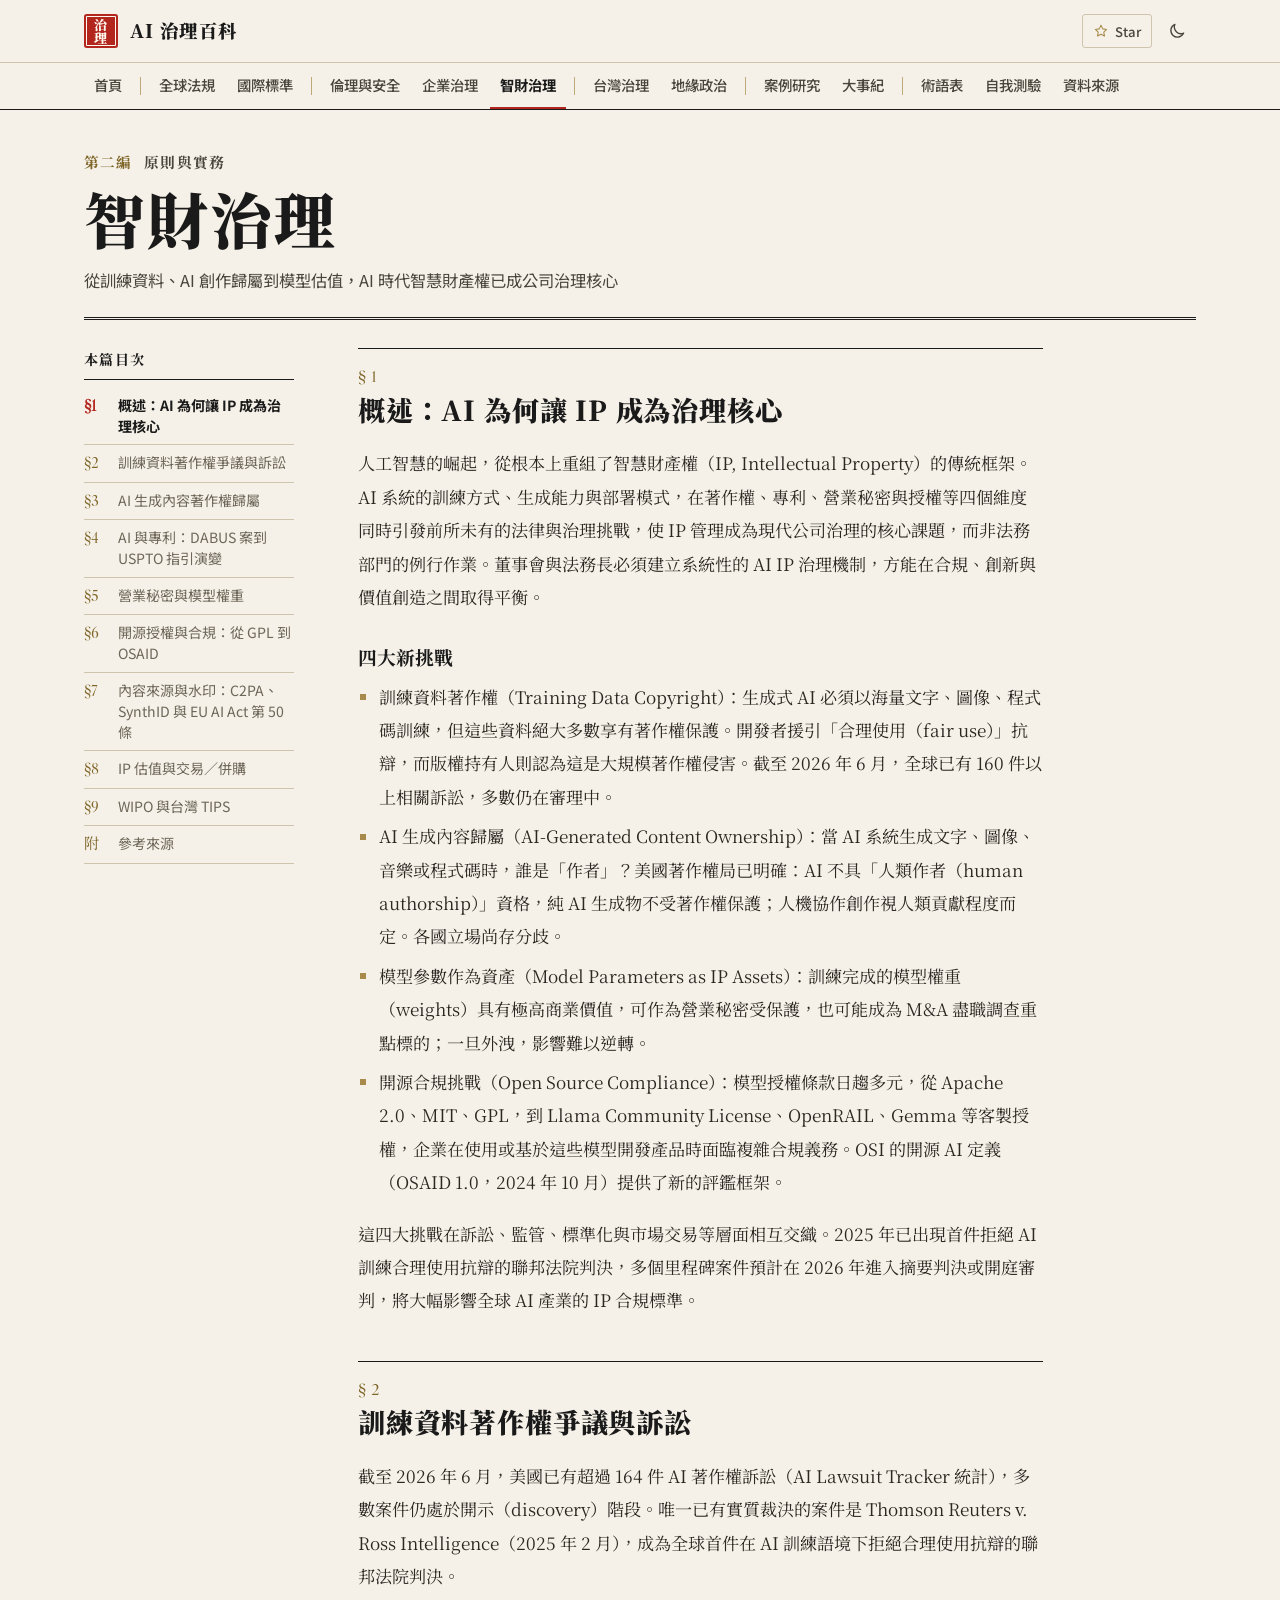
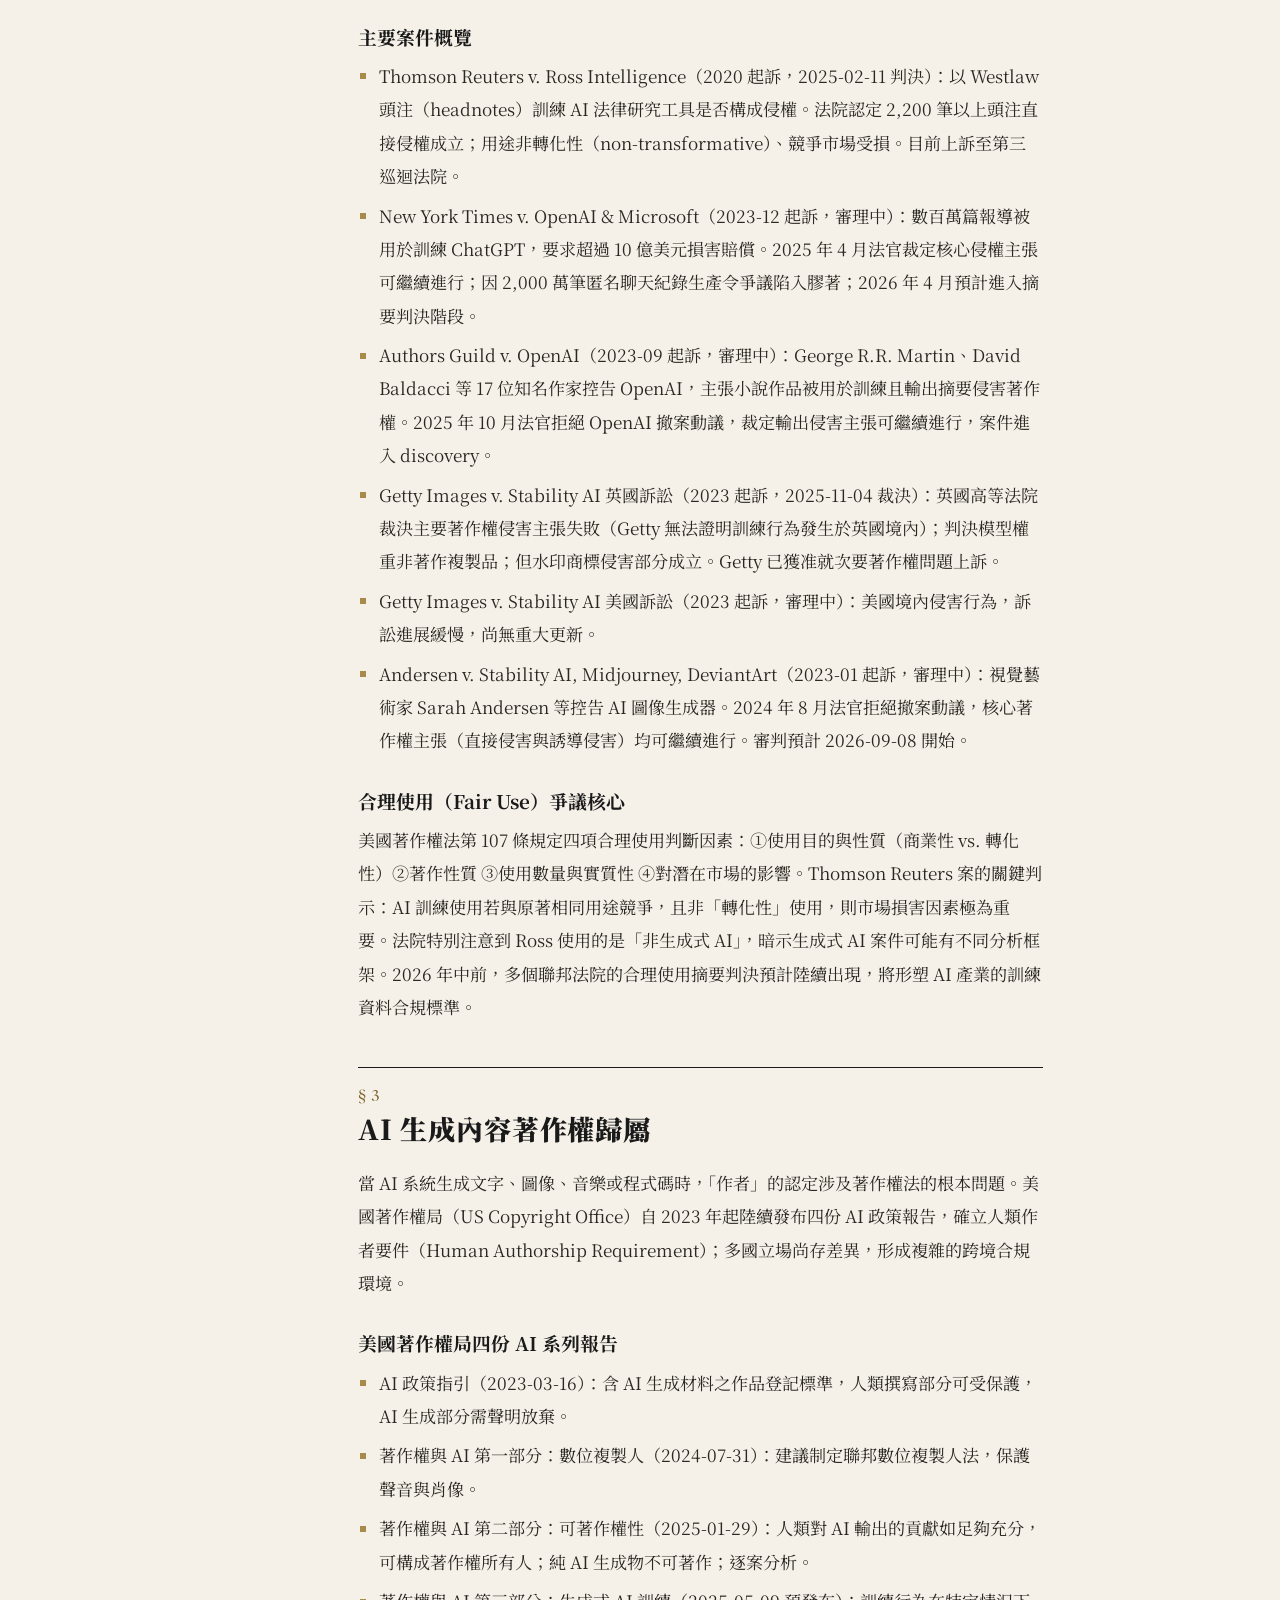
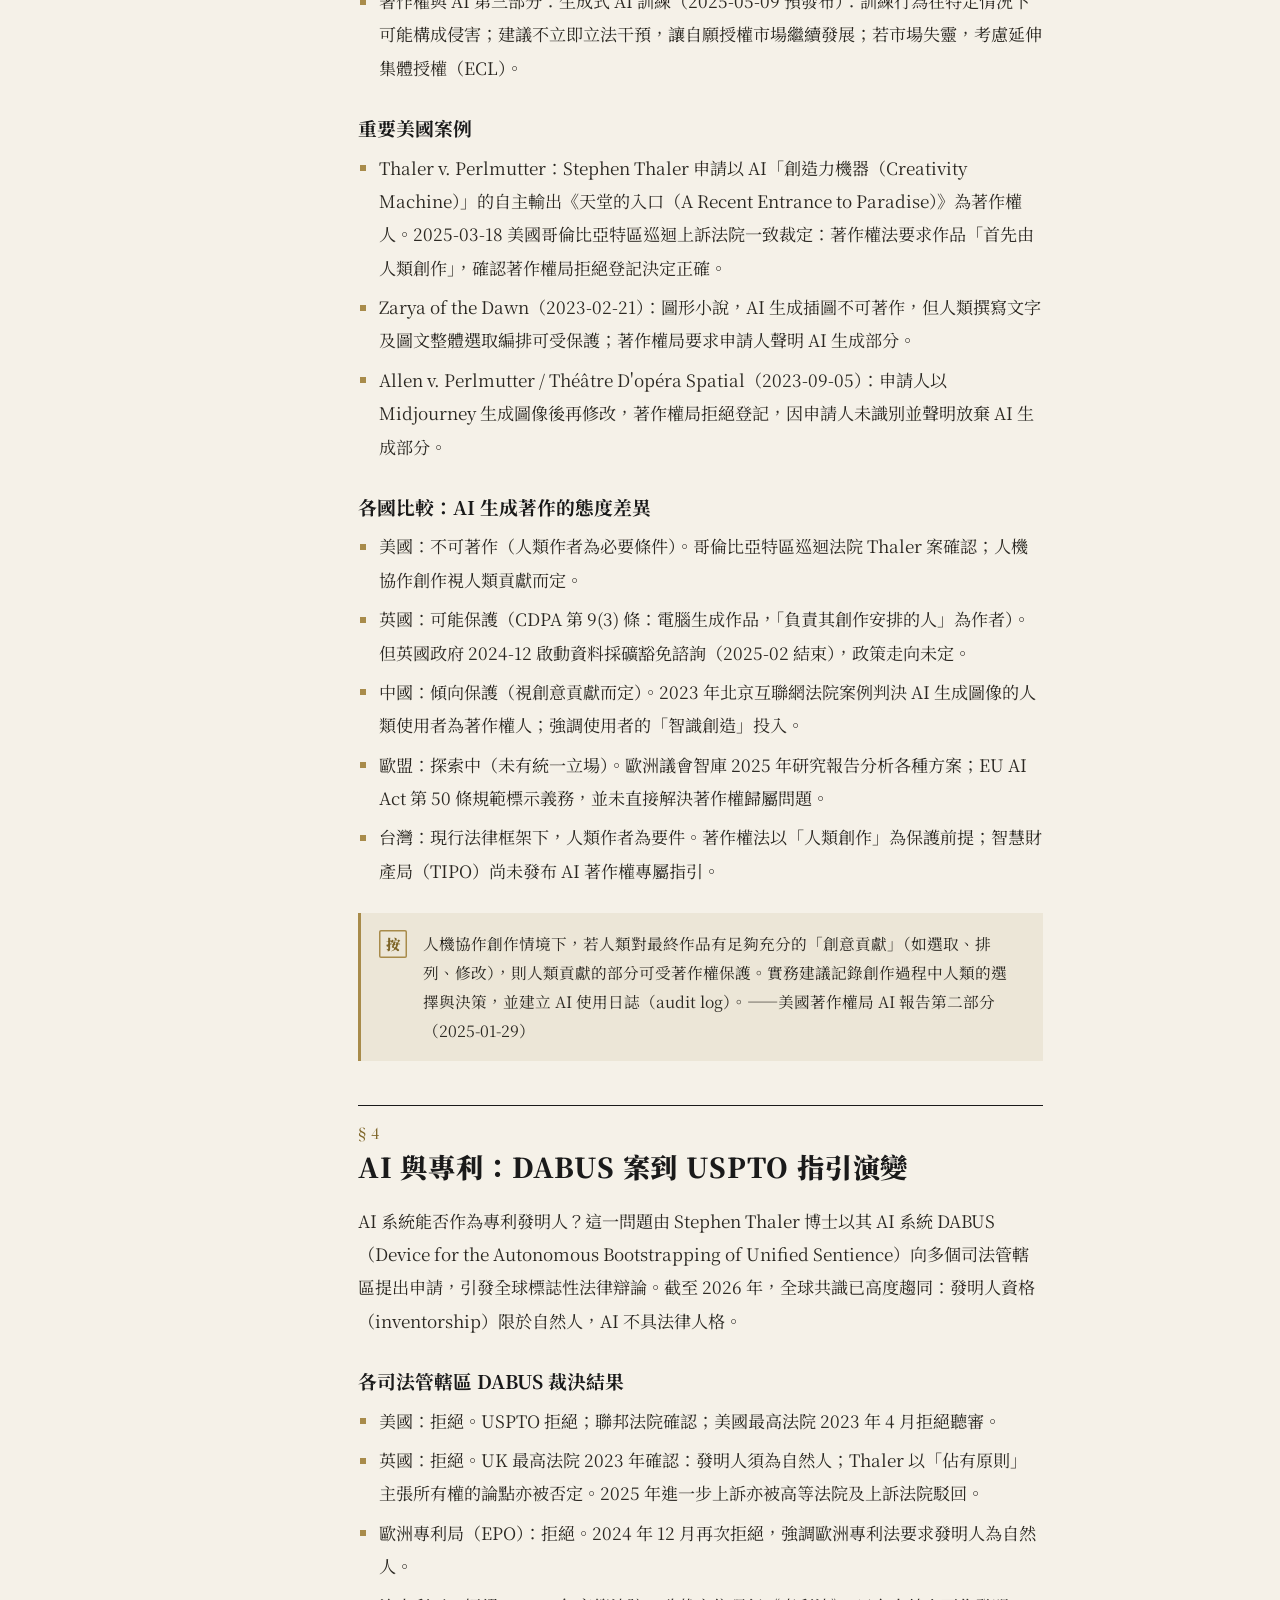
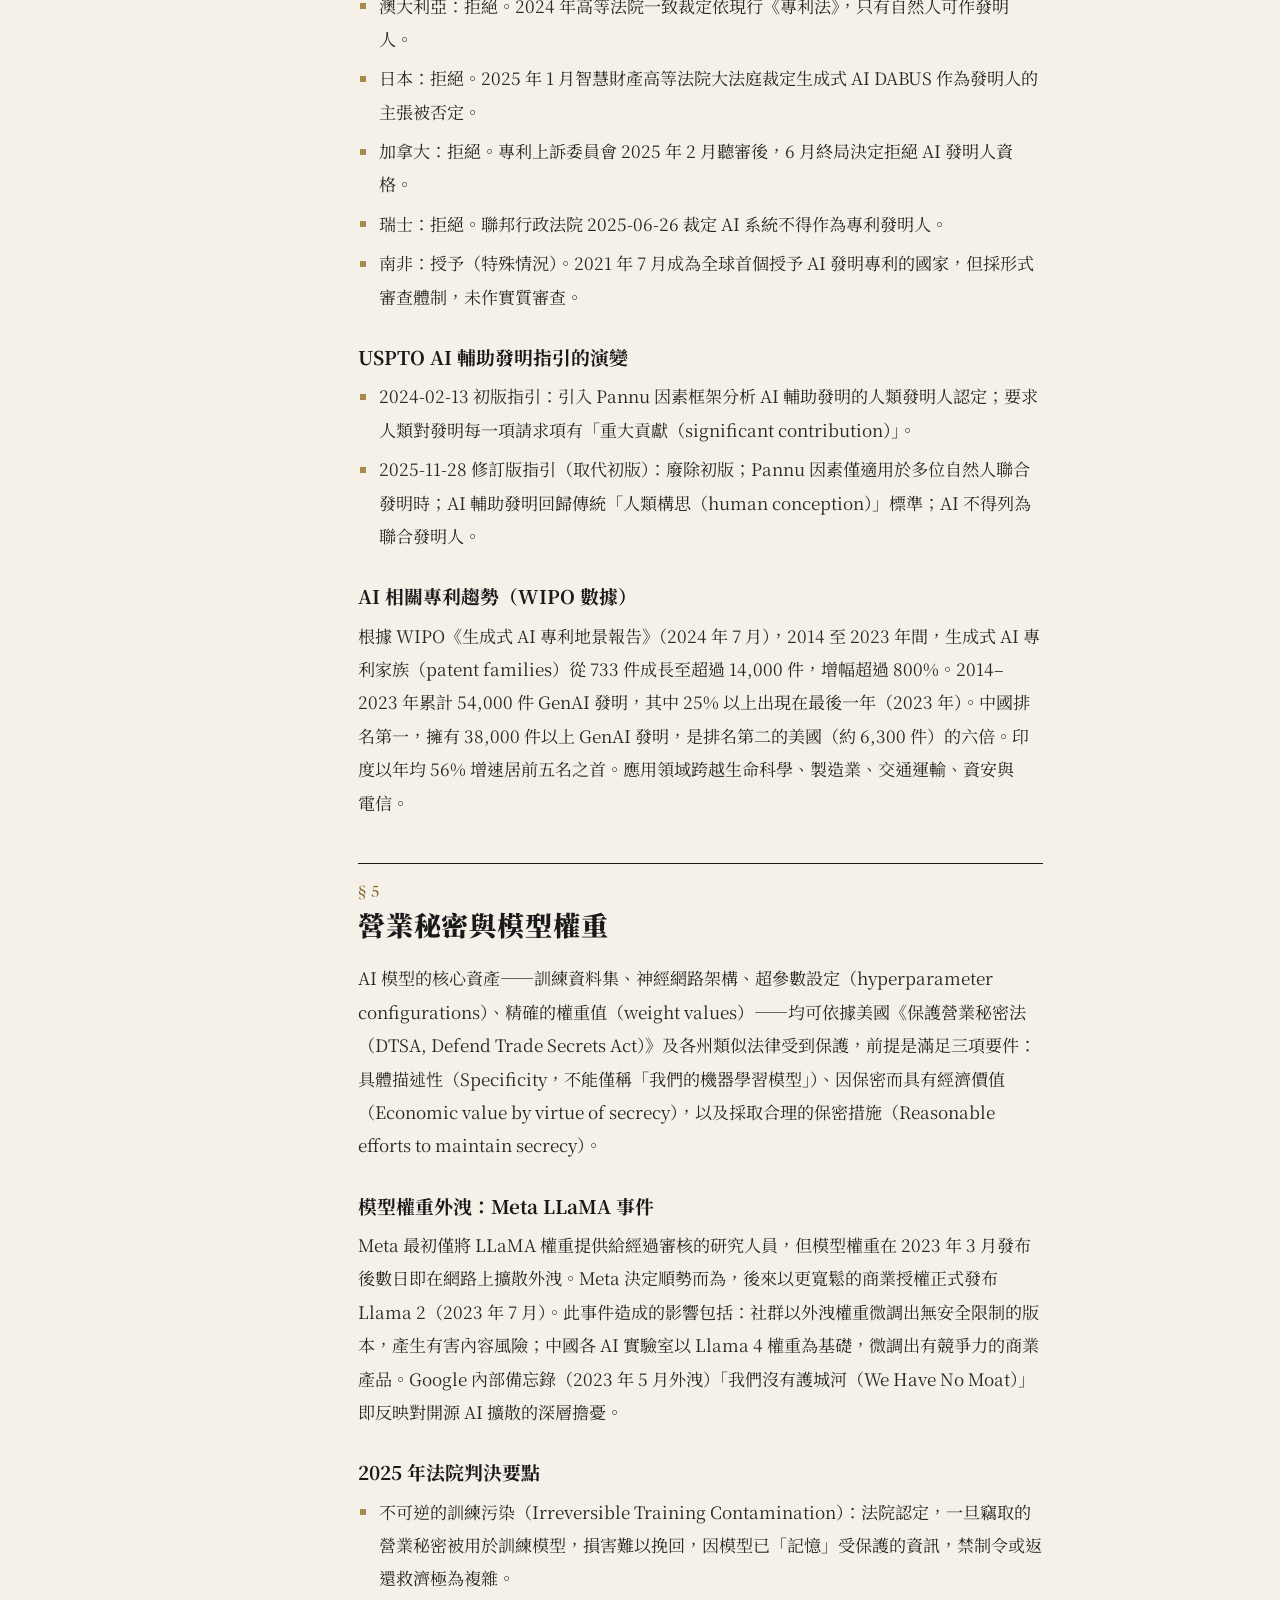
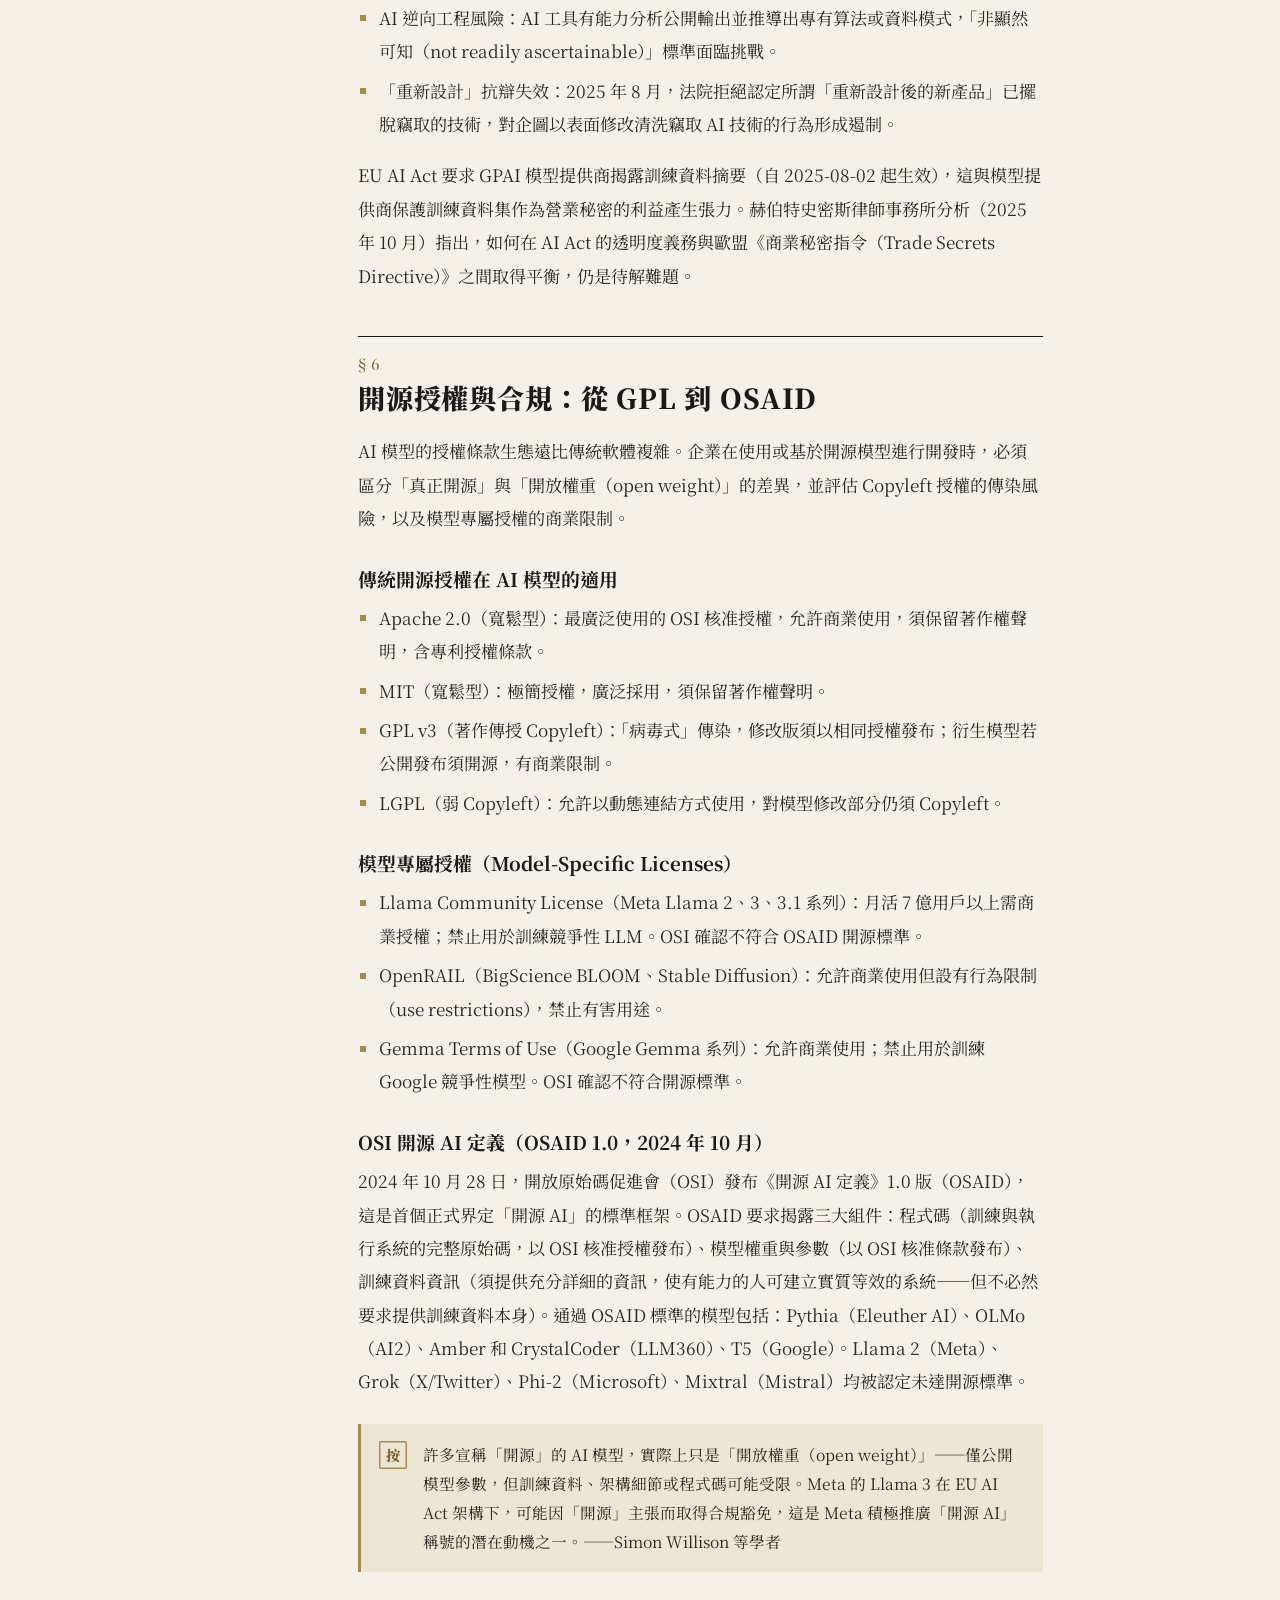
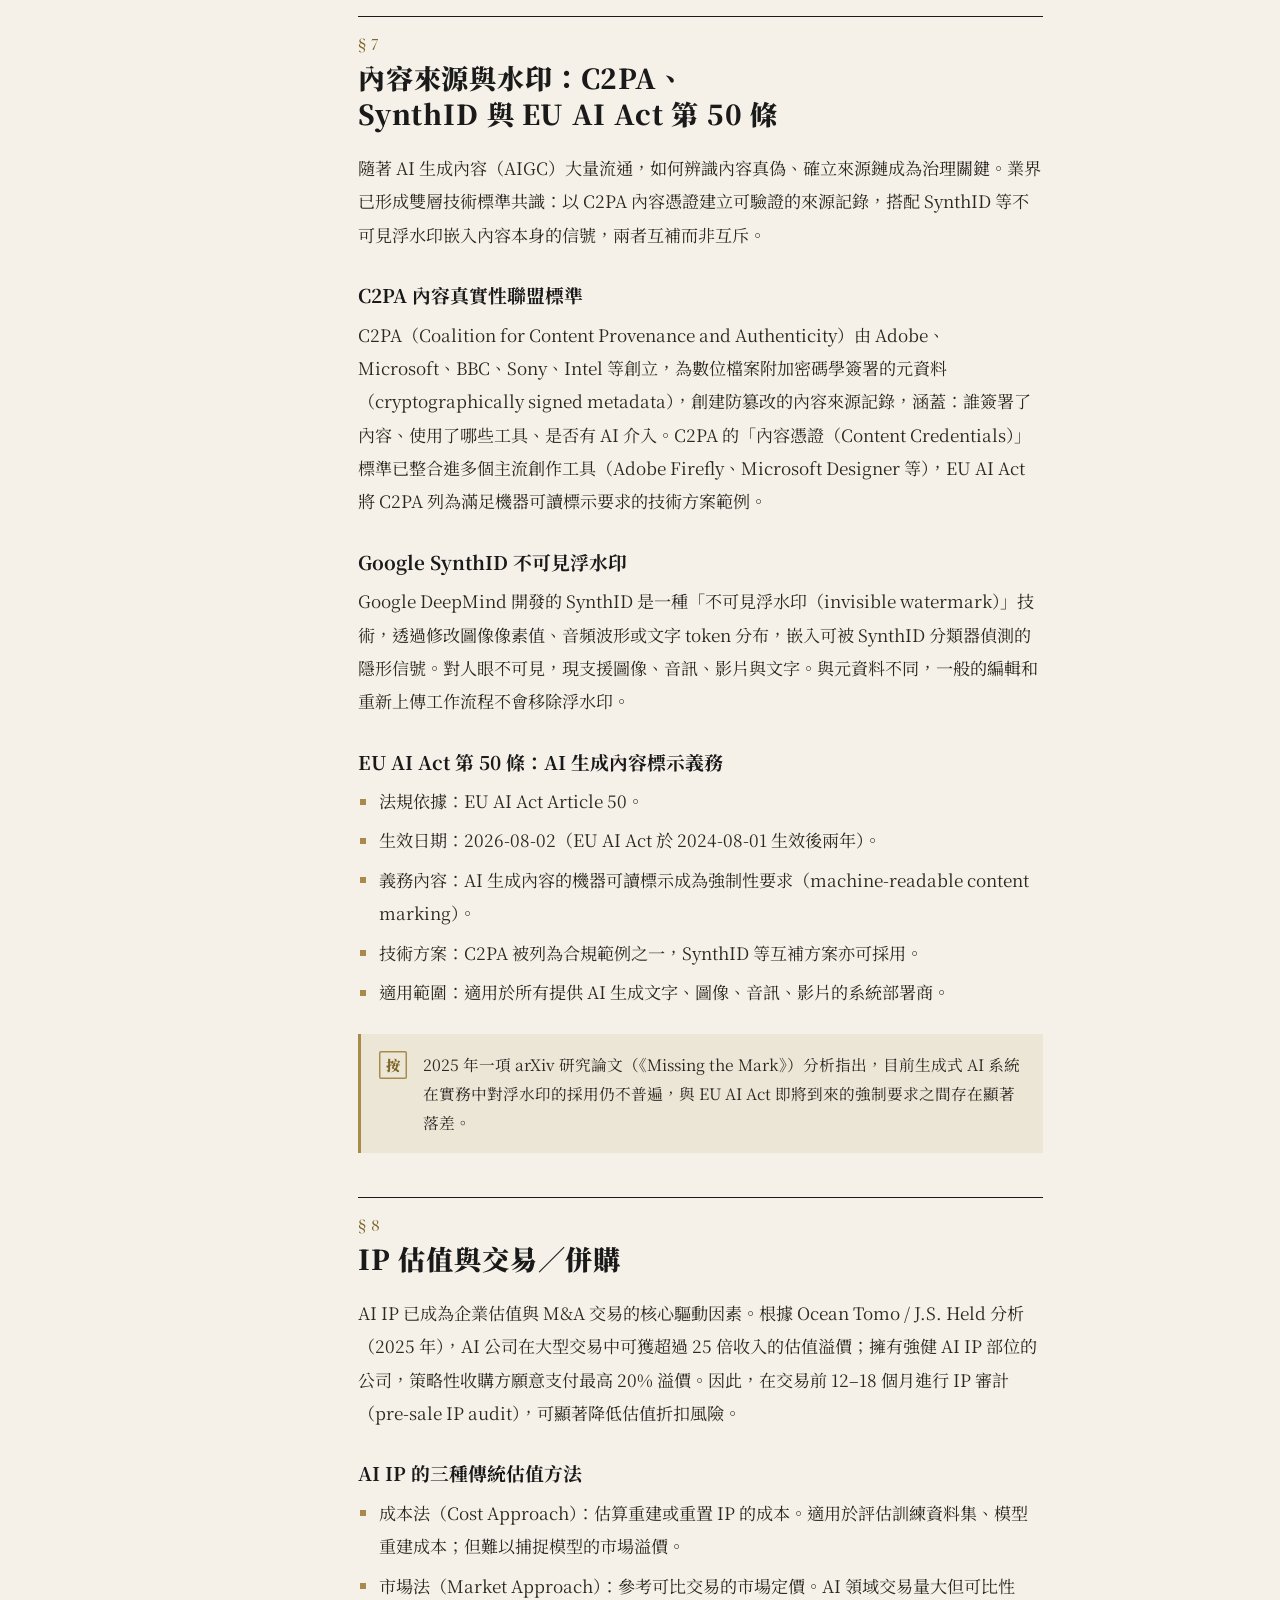
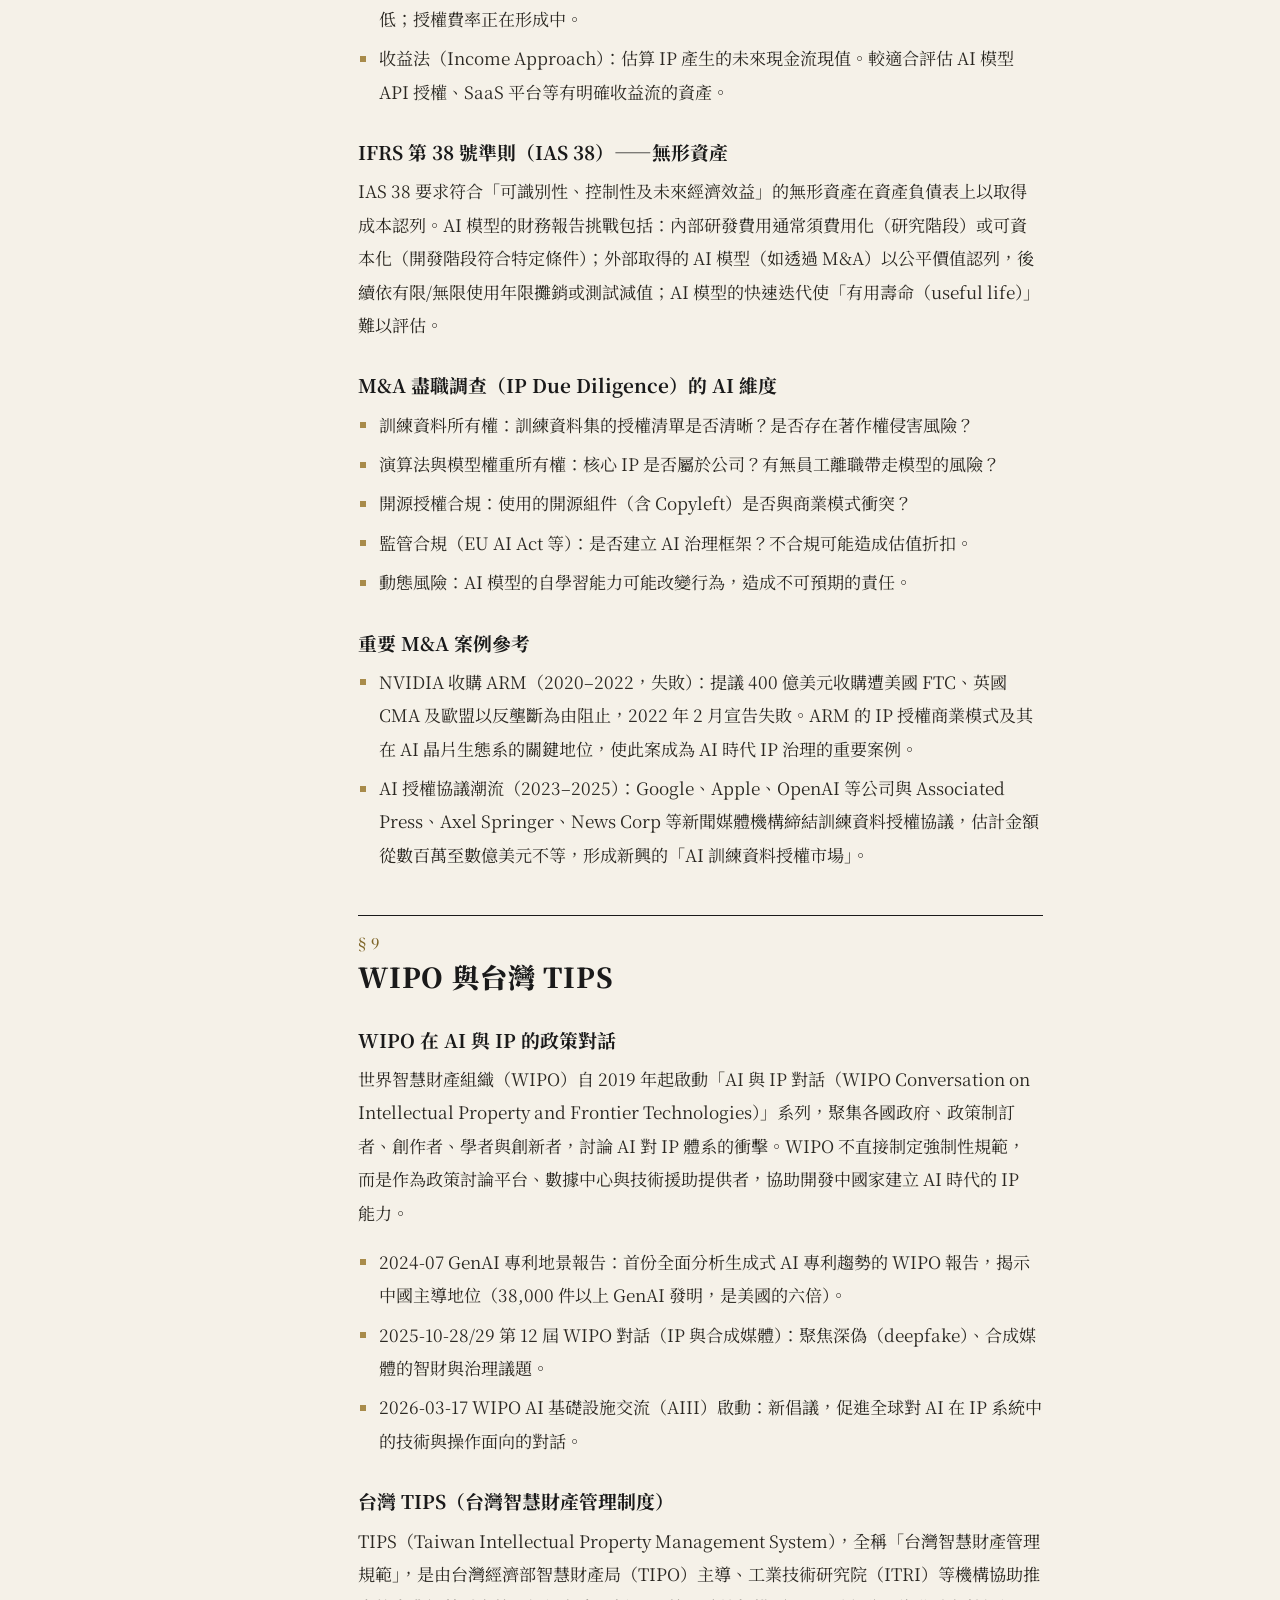
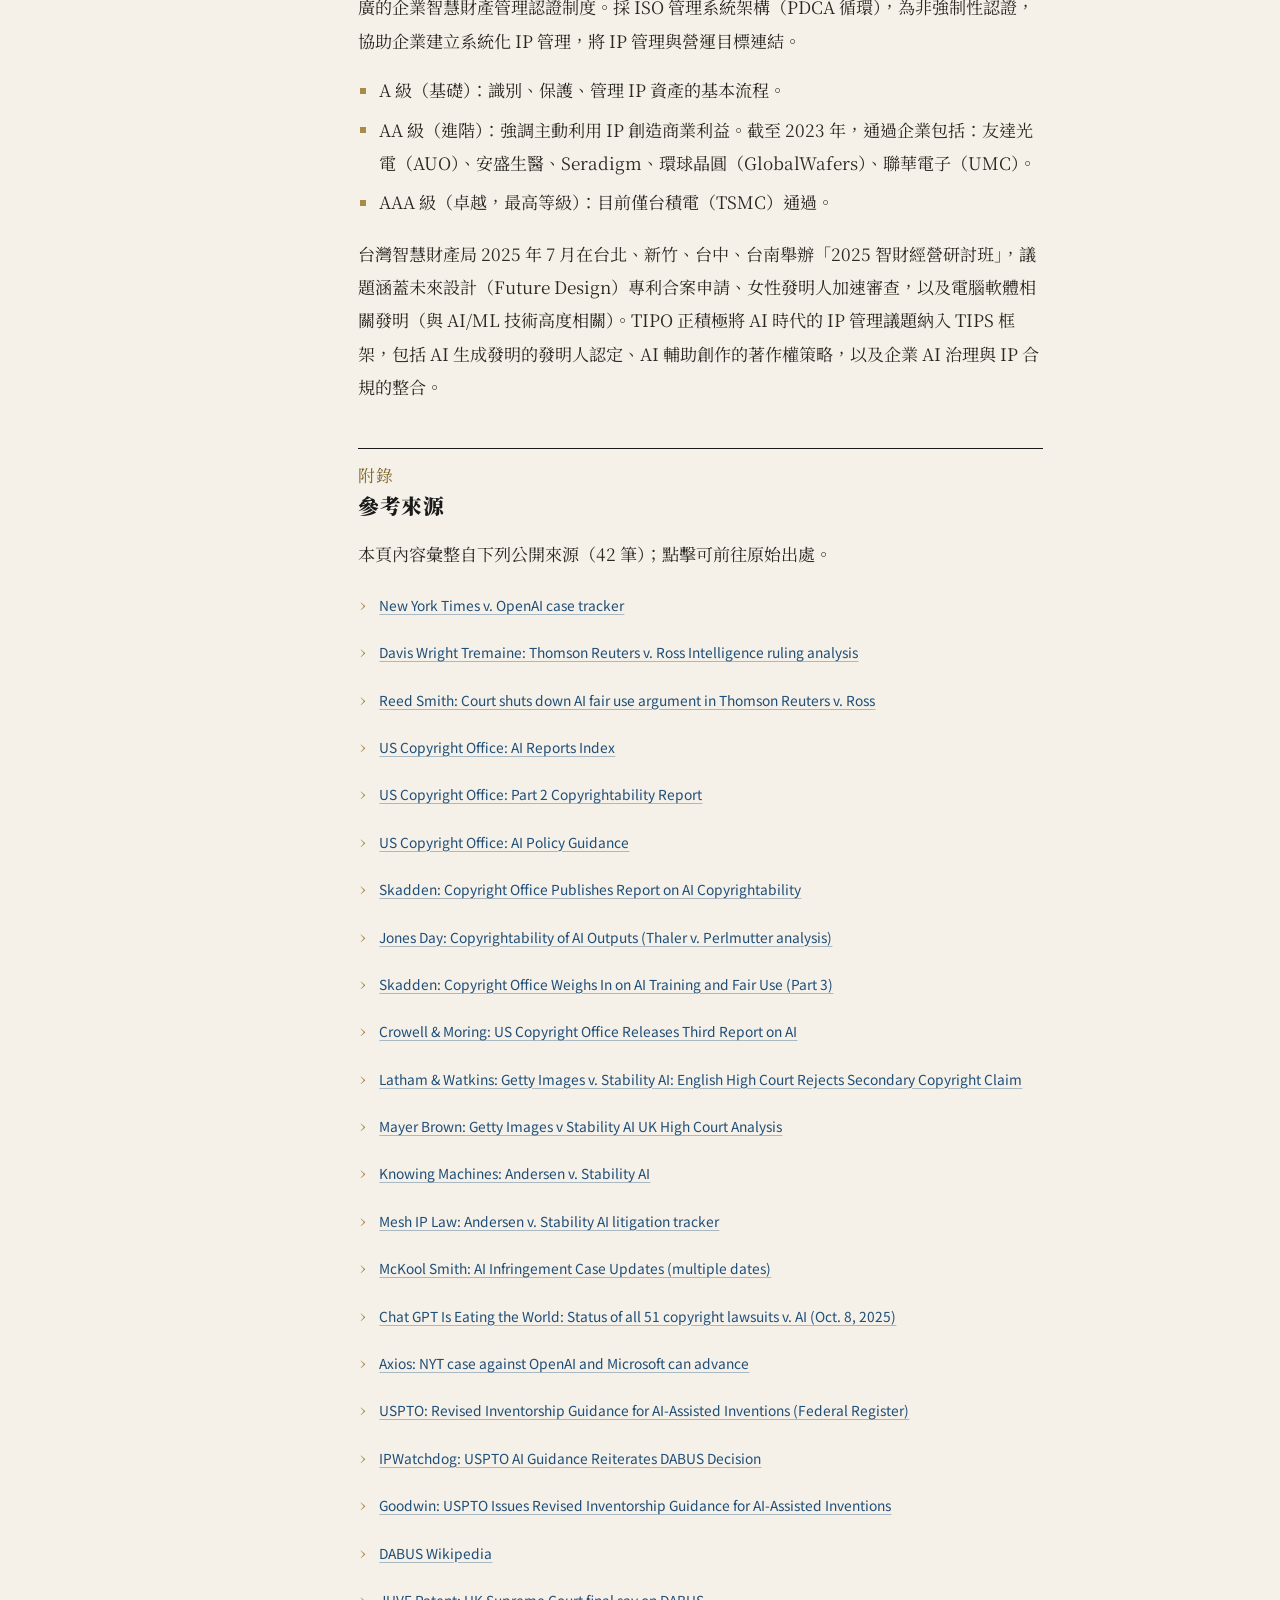
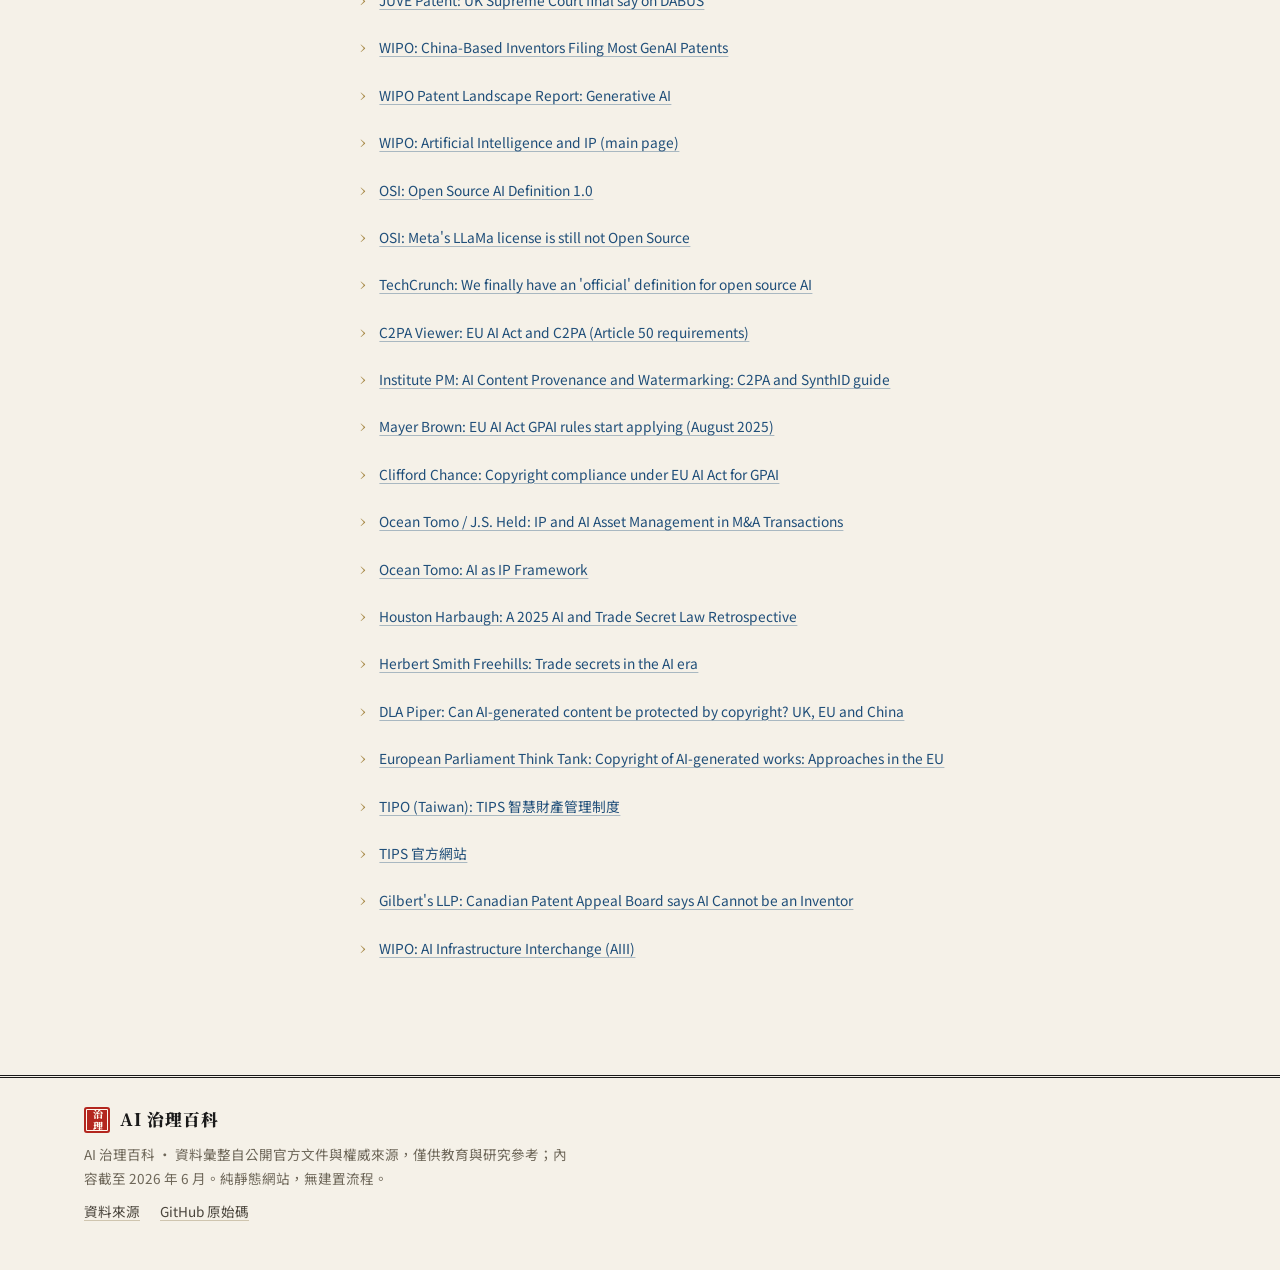
<file: ip.html>
<!DOCTYPE html>
<html lang="zh-Hant" data-theme="light">
<head>
  <meta charset="UTF-8" />
  <!-- Google tag (gtag.js) -->
  <script async src="https://www.googletagmanager.com/gtag/js?id=G-D62TNHK13V"></script>
  <script>
    window.dataLayer = window.dataLayer || [];
    function gtag(){dataLayer.push(arguments);}
    gtag('js', new Date());
    gtag('config', 'G-D62TNHK13V');
  </script>
  <meta name="viewport" content="width=device-width, initial-scale=1.0, viewport-fit=cover" />
  <title>智財治理 · AI 治理百科</title>
  <meta name="description" content="AI 時代的智慧財產權治理：訓練資料著作權訴訟、AI 生成內容歸屬、專利、營業秘密、開源授權、水印與 IP 估值。" />
  <meta name="theme-color" content="#F5F1E8" />
  <link rel="canonical" href="https://ai-governance.peteraim.com/ip.html" />
  <meta property="og:type" content="website" />
  <meta property="og:site_name" content="AI 治理百科" />
  <meta property="og:title" content="智財治理 · AI 治理百科" />
  <meta property="og:description" content="AI 時代的智慧財產權治理：訓練資料著作權訴訟、AI 生成內容歸屬、專利、營業秘密、開源授權、水印與 IP 估值。" />
  <meta property="og:url" content="https://ai-governance.peteraim.com/ip.html" />
  <meta property="og:locale" content="zh_TW" />
  <meta name="twitter:card" content="summary_large_image" />
  <meta name="twitter:title" content="智財治理 · AI 治理百科" />
  <meta name="twitter:description" content="AI 時代的智慧財產權治理：訓練資料著作權訴訟、AI 生成內容歸屬、專利、營業秘密、開源授權、水印與 IP 估值。" />
  <link rel="preconnect" href="https://fonts.googleapis.com" />
  <link rel="preconnect" href="https://fonts.gstatic.com" crossorigin />
  <link href="https://fonts.googleapis.com/css2?family=IBM+Plex+Mono:wght@400;500&family=Libre+Caslon+Display&family=Noto+Sans+TC:wght@400;500;700&family=Noto+Serif+TC:wght@400;700;900&display=swap" rel="stylesheet" />
  <link rel="stylesheet" href="assets/styles.css" />
  <meta property="og:image" content="https://ai-governance.peteraim.com/og-image.png">
  <meta property="og:image:width" content="1200">
  <meta property="og:image:height" content="630">
  <meta name="twitter:image" content="https://ai-governance.peteraim.com/og-image.png">
</head>
<body data-page="ip">
  <main id="page" class="page page--article">
<div class="reading-progress" id="readingProgress" aria-hidden="true" style="transform: scaleX(0);"></div><header class="page-head"><p class="page-head__vol"><span class="page-head__no">第二編</span>原則與實務</p><h1>智財治理</h1><p class="page-head__sub">從訓練資料、AI 創作歸屬到模型估值，AI 時代智慧財產權已成公司治理核心</p></header><div class="article-layout"><nav class="toc" aria-label="本篇目次"><p class="toc__head">本篇目次</p><div class="toc__inner"><a class="toc-link toc-link--active" href="#overview" data-toc="overview"><span class="toc-link__no">§1</span>概述：AI 為何讓 IP 成為治理核心</a><a class="toc-link" href="#training-data" data-toc="training-data"><span class="toc-link__no">§2</span>訓練資料著作權爭議與訴訟</a><a class="toc-link" href="#ai-copyright" data-toc="ai-copyright"><span class="toc-link__no">§3</span>AI 生成內容著作權歸屬</a><a class="toc-link" href="#ai-patent" data-toc="ai-patent"><span class="toc-link__no">§4</span>AI 與專利：DABUS 案到 USPTO 指引演變</a><a class="toc-link" href="#trade-secrets" data-toc="trade-secrets"><span class="toc-link__no">§5</span>營業秘密與模型權重</a><a class="toc-link" href="#open-source" data-toc="open-source"><span class="toc-link__no">§6</span>開源授權與合規：從 GPL 到 OSAID</a><a class="toc-link" href="#provenance-watermark" data-toc="provenance-watermark"><span class="toc-link__no">§7</span>內容來源與水印：C2PA、SynthID 與 EU AI Act 第 50 條</a><a class="toc-link" href="#ip-valuation" data-toc="ip-valuation"><span class="toc-link__no">§8</span>IP 估值與交易／併購</a><a class="toc-link" href="#wipo-tips" data-toc="wipo-tips"><span class="toc-link__no">§9</span>WIPO 與台灣 TIPS</a><a class="toc-link" href="#references" data-toc="references"><span class="toc-link__no">附</span>參考來源</a></div></nav><div class="article-body prose"><section class="article-section" id="overview" aria-labelledby="overview-h"><h2 id="overview-h"><span class="sec-no" aria-hidden="true">§ 1</span>概述：AI 為何讓 IP 成為治理核心</h2><p>人工智慧的崛起，從根本上重組了智慧財產權（IP, Intellectual Property）的傳統框架。AI 系統的訓練方式、生成能力與部署模式，在著作權、專利、營業秘密與授權等四個維度同時引發前所未有的法律與治理挑戰，使 IP 管理成為現代公司治理的核心課題，而非法務部門的例行作業。董事會與法務長必須建立系統性的 AI IP 治理機制，方能在合規、創新與價值創造之間取得平衡。</p><h3>四大新挑戰</h3><ul><li>訓練資料著作權（Training Data Copyright）：生成式 AI 必須以海量文字、圖像、程式碼訓練，但這些資料絕大多數享有著作權保護。開發者援引「合理使用（fair use）」抗辯，而版權持有人則認為這是大規模著作權侵害。截至 2026 年 6 月，全球已有 160 件以上相關訴訟，多數仍在審理中。</li><li>AI 生成內容歸屬（AI-Generated Content Ownership）：當 AI 系統生成文字、圖像、音樂或程式碼時，誰是「作者」？美國著作權局已明確：AI 不具「人類作者（human authorship）」資格，純 AI 生成物不受著作權保護；人機協作創作視人類貢獻程度而定。各國立場尚存分歧。</li><li>模型參數作為資產（Model Parameters as IP Assets）：訓練完成的模型權重（weights）具有極高商業價值，可作為營業秘密受保護，也可能成為 M&amp;A 盡職調查重點標的；一旦外洩，影響難以逆轉。</li><li>開源合規挑戰（Open Source Compliance）：模型授權條款日趨多元，從 Apache 2.0、MIT、GPL，到 Llama Community License、OpenRAIL、Gemma 等客製授權，企業在使用或基於這些模型開發產品時面臨複雜合規義務。OSI 的開源 AI 定義（OSAID 1.0，2024 年 10 月）提供了新的評鑑框架。</li></ul><p>這四大挑戰在訴訟、監管、標準化與市場交易等層面相互交織。2025 年已出現首件拒絕 AI 訓練合理使用抗辯的聯邦法院判決，多個里程碑案件預計在 2026 年進入摘要判決或開庭審判，將大幅影響全球 AI 產業的 IP 合規標準。</p></section><section class="article-section" id="training-data" aria-labelledby="training-data-h"><h2 id="training-data-h"><span class="sec-no" aria-hidden="true">§ 2</span>訓練資料著作權爭議與訴訟</h2><p>截至 2026 年 6 月，美國已有超過 164 件 AI 著作權訴訟（AI Lawsuit Tracker 統計），多數案件仍處於開示（discovery）階段。唯一已有實質裁決的案件是 Thomson Reuters v. Ross Intelligence（2025 年 2 月），成為全球首件在 AI 訓練語境下拒絕合理使用抗辯的聯邦法院判決。</p><h3>主要案件概覽</h3><ul><li>Thomson Reuters v. Ross Intelligence（2020 起訴，2025-02-11 判決）：以 Westlaw 頭注（headnotes）訓練 AI 法律研究工具是否構成侵權。法院認定 2,200 筆以上頭注直接侵權成立；用途非轉化性（non-transformative）、競爭市場受損。目前上訴至第三巡迴法院。</li><li>New York Times v. OpenAI &amp; Microsoft（2023-12 起訴，審理中）：數百萬篇報導被用於訓練 ChatGPT，要求超過 10 億美元損害賠償。2025 年 4 月法官裁定核心侵權主張可繼續進行；因 2,000 萬筆匿名聊天紀錄生產令爭議陷入膠著；2026 年 4 月預計進入摘要判決階段。</li><li>Authors Guild v. OpenAI（2023-09 起訴，審理中）：George R.R. Martin、David Baldacci 等 17 位知名作家控告 OpenAI，主張小說作品被用於訓練且輸出摘要侵害著作權。2025 年 10 月法官拒絕 OpenAI 撤案動議，裁定輸出侵害主張可繼續進行，案件進入 discovery。</li><li>Getty Images v. Stability AI 英國訴訟（2023 起訴，2025-11-04 裁決）：英國高等法院裁決主要著作權侵害主張失敗（Getty 無法證明訓練行為發生於英國境內）；判決模型權重非著作複製品；但水印商標侵害部分成立。Getty 已獲准就次要著作權問題上訴。</li><li>Getty Images v. Stability AI 美國訴訟（2023 起訴，審理中）：美國境內侵害行為，訴訟進展緩慢，尚無重大更新。</li><li>Andersen v. Stability AI, Midjourney, DeviantArt（2023-01 起訴，審理中）：視覺藝術家 Sarah Andersen 等控告 AI 圖像生成器。2024 年 8 月法官拒絕撤案動議，核心著作權主張（直接侵害與誘導侵害）均可繼續進行。審判預計 2026-09-08 開始。</li></ul><h3>合理使用（Fair Use）爭議核心</h3><p>美國著作權法第 107 條規定四項合理使用判斷因素：①使用目的與性質（商業性 vs. 轉化性）②著作性質 ③使用數量與實質性 ④對潛在市場的影響。Thomson Reuters 案的關鍵判示：AI 訓練使用若與原著相同用途競爭，且非「轉化性」使用，則市場損害因素極為重要。法院特別注意到 Ross 使用的是「非生成式 AI」，暗示生成式 AI 案件可能有不同分析框架。2026 年中前，多個聯邦法院的合理使用摘要判決預計陸續出現，將形塑 AI 產業的訓練資料合規標準。</p></section><section class="article-section" id="ai-copyright" aria-labelledby="ai-copyright-h"><h2 id="ai-copyright-h"><span class="sec-no" aria-hidden="true">§ 3</span>AI 生成內容著作權歸屬</h2><p>當 AI 系統生成文字、圖像、音樂或程式碼時，「作者」的認定涉及著作權法的根本問題。美國著作權局（US Copyright Office）自 2023 年起陸續發布四份 AI 政策報告，確立人類作者要件（Human Authorship Requirement）；多國立場尚存差異，形成複雜的跨境合規環境。</p><h3>美國著作權局四份 AI 系列報告</h3><ul><li>AI 政策指引（2023-03-16）：含 AI 生成材料之作品登記標準，人類撰寫部分可受保護，AI 生成部分需聲明放棄。</li><li>著作權與 AI 第一部分：數位複製人（2024-07-31）：建議制定聯邦數位複製人法，保護聲音與肖像。</li><li>著作權與 AI 第二部分：可著作權性（2025-01-29）：人類對 AI 輸出的貢獻如足夠充分，可構成著作權所有人；純 AI 生成物不可著作；逐案分析。</li><li>著作權與 AI 第三部分：生成式 AI 訓練（2025-05-09 預發布）：訓練行為在特定情況下可能構成侵害；建議不立即立法干預，讓自願授權市場繼續發展；若市場失靈，考慮延伸集體授權（ECL）。</li></ul><h3>重要美國案例</h3><ul><li>Thaler v. Perlmutter：Stephen Thaler 申請以 AI「創造力機器（Creativity Machine）」的自主輸出《天堂的入口（A Recent Entrance to Paradise）》為著作權人。2025-03-18 美國哥倫比亞特區巡迴上訴法院一致裁定：著作權法要求作品「首先由人類創作」，確認著作權局拒絕登記決定正確。</li><li>Zarya of the Dawn（2023-02-21）：圖形小說，AI 生成插圖不可著作，但人類撰寫文字及圖文整體選取編排可受保護；著作權局要求申請人聲明 AI 生成部分。</li><li>Allen v. Perlmutter / Théâtre D'opéra Spatial（2023-09-05）：申請人以 Midjourney 生成圖像後再修改，著作權局拒絕登記，因申請人未識別並聲明放棄 AI 生成部分。</li></ul><h3>各國比較：AI 生成著作的態度差異</h3><ul><li>美國：不可著作（人類作者為必要條件）。哥倫比亞特區巡迴法院 Thaler 案確認；人機協作創作視人類貢獻而定。</li><li>英國：可能保護（CDPA 第 9(3) 條：電腦生成作品，「負責其創作安排的人」為作者）。但英國政府 2024-12 啟動資料採礦豁免諮詢（2025-02 結束），政策走向未定。</li><li>中國：傾向保護（視創意貢獻而定）。2023 年北京互聯網法院案例判決 AI 生成圖像的人類使用者為著作權人；強調使用者的「智識創造」投入。</li><li>歐盟：探索中（未有統一立場）。歐洲議會智庫 2025 年研究報告分析各種方案；EU AI Act 第 50 條規範標示義務，並未直接解決著作權歸屬問題。</li><li>台灣：現行法律框架下，人類作者為要件。著作權法以「人類創作」為保護前提；智慧財產局（TIPO）尚未發布 AI 著作權專屬指引。</li></ul><blockquote class="note"><span class="note__label" aria-label="按語">按</span><p>人機協作創作情境下，若人類對最終作品有足夠充分的「創意貢獻」（如選取、排列、修改），則人類貢獻的部分可受著作權保護。實務建議記錄創作過程中人類的選擇與決策，並建立 AI 使用日誌（audit log）。——美國著作權局 AI 報告第二部分（2025-01-29）</p></blockquote></section><section class="article-section" id="ai-patent" aria-labelledby="ai-patent-h"><h2 id="ai-patent-h"><span class="sec-no" aria-hidden="true">§ 4</span>AI 與專利：DABUS 案到 USPTO 指引演變</h2><p>AI 系統能否作為專利發明人？這一問題由 Stephen Thaler 博士以其 AI 系統 DABUS（Device for the Autonomous Bootstrapping of Unified Sentience）向多個司法管轄區提出申請，引發全球標誌性法律辯論。截至 2026 年，全球共識已高度趨同：發明人資格（inventorship）限於自然人，AI 不具法律人格。</p><h3>各司法管轄區 DABUS 裁決結果</h3><ul><li>美國：拒絕。USPTO 拒絕；聯邦法院確認；美國最高法院 2023 年 4 月拒絕聽審。</li><li>英國：拒絕。UK 最高法院 2023 年確認：發明人須為自然人；Thaler 以「佔有原則」主張所有權的論點亦被否定。2025 年進一步上訴亦被高等法院及上訴法院駁回。</li><li>歐洲專利局（EPO）：拒絕。2024 年 12 月再次拒絕，強調歐洲專利法要求發明人為自然人。</li><li>澳大利亞：拒絕。2024 年高等法院一致裁定依現行《專利法》，只有自然人可作發明人。</li><li>日本：拒絕。2025 年 1 月智慧財產高等法院大法庭裁定生成式 AI DABUS 作為發明人的主張被否定。</li><li>加拿大：拒絕。專利上訴委員會 2025 年 2 月聽審後，6 月終局決定拒絕 AI 發明人資格。</li><li>瑞士：拒絕。聯邦行政法院 2025-06-26 裁定 AI 系統不得作為專利發明人。</li><li>南非：授予（特殊情況）。2021 年 7 月成為全球首個授予 AI 發明專利的國家，但採形式審查體制，未作實質審查。</li></ul><h3>USPTO AI 輔助發明指引的演變</h3><ul><li>2024-02-13 初版指引：引入 Pannu 因素框架分析 AI 輔助發明的人類發明人認定；要求人類對發明每一項請求項有「重大貢獻（significant contribution）」。</li><li>2025-11-28 修訂版指引（取代初版）：廢除初版；Pannu 因素僅適用於多位自然人聯合發明時；AI 輔助發明回歸傳統「人類構思（human conception）」標準；AI 不得列為聯合發明人。</li></ul><h3>AI 相關專利趨勢（WIPO 數據）</h3><p>根據 WIPO《生成式 AI 專利地景報告》（2024 年 7 月），2014 至 2023 年間，生成式 AI 專利家族（patent families）從 733 件成長至超過 14,000 件，增幅超過 800%。2014–2023 年累計 54,000 件 GenAI 發明，其中 25% 以上出現在最後一年（2023 年）。中國排名第一，擁有 38,000 件以上 GenAI 發明，是排名第二的美國（約 6,300 件）的六倍。印度以年均 56% 增速居前五名之首。應用領域跨越生命科學、製造業、交通運輸、資安與電信。</p></section><section class="article-section" id="trade-secrets" aria-labelledby="trade-secrets-h"><h2 id="trade-secrets-h"><span class="sec-no" aria-hidden="true">§ 5</span>營業秘密與模型權重</h2><p>AI 模型的核心資產——訓練資料集、神經網路架構、超參數設定（hyperparameter configurations）、精確的權重值（weight values）——均可依據美國《保護營業秘密法（DTSA, Defend Trade Secrets Act）》及各州類似法律受到保護，前提是滿足三項要件：具體描述性（Specificity，不能僅稱「我們的機器學習模型」）、因保密而具有經濟價值（Economic value by virtue of secrecy），以及採取合理的保密措施（Reasonable efforts to maintain secrecy）。</p><h3>模型權重外洩：Meta LLaMA 事件</h3><p>Meta 最初僅將 LLaMA 權重提供給經過審核的研究人員，但模型權重在 2023 年 3 月發布後數日即在網路上擴散外洩。Meta 決定順勢而為，後來以更寬鬆的商業授權正式發布 Llama 2（2023 年 7 月）。此事件造成的影響包括：社群以外洩權重微調出無安全限制的版本，產生有害內容風險；中國各 AI 實驗室以 Llama 4 權重為基礎，微調出有競爭力的商業產品。Google 內部備忘錄（2023 年 5 月外洩）「我們沒有護城河（We Have No Moat）」即反映對開源 AI 擴散的深層擔憂。</p><h3>2025 年法院判決要點</h3><ul><li>不可逆的訓練污染（Irreversible Training Contamination）：法院認定，一旦竊取的營業秘密被用於訓練模型，損害難以挽回，因模型已「記憶」受保護的資訊，禁制令或返還救濟極為複雜。</li><li>AI 逆向工程風險：AI 工具有能力分析公開輸出並推導出專有算法或資料模式，「非顯然可知（not readily ascertainable）」標準面臨挑戰。</li><li>「重新設計」抗辯失效：2025 年 8 月，法院拒絕認定所謂「重新設計後的新產品」已擺脫竊取的技術，對企圖以表面修改清洗竊取 AI 技術的行為形成遏制。</li></ul><p>EU AI Act 要求 GPAI 模型提供商揭露訓練資料摘要（自 2025-08-02 起生效），這與模型提供商保護訓練資料集作為營業秘密的利益產生張力。赫伯特史密斯律師事務所分析（2025 年 10 月）指出，如何在 AI Act 的透明度義務與歐盟《商業秘密指令（Trade Secrets Directive）》之間取得平衡，仍是待解難題。</p></section><section class="article-section" id="open-source" aria-labelledby="open-source-h"><h2 id="open-source-h"><span class="sec-no" aria-hidden="true">§ 6</span>開源授權與合規：從 GPL 到 OSAID</h2><p>AI 模型的授權條款生態遠比傳統軟體複雜。企業在使用或基於開源模型進行開發時，必須區分「真正開源」與「開放權重（open weight）」的差異，並評估 Copyleft 授權的傳染風險，以及模型專屬授權的商業限制。</p><h3>傳統開源授權在 AI 模型的適用</h3><ul><li>Apache 2.0（寬鬆型）：最廣泛使用的 OSI 核准授權，允許商業使用，須保留著作權聲明，含專利授權條款。</li><li>MIT（寬鬆型）：極簡授權，廣泛採用，須保留著作權聲明。</li><li>GPL v3（著作傳授 Copyleft）：「病毒式」傳染，修改版須以相同授權發布；衍生模型若公開發布須開源，有商業限制。</li><li>LGPL（弱 Copyleft）：允許以動態連結方式使用，對模型修改部分仍須 Copyleft。</li></ul><h3>模型專屬授權（Model-Specific Licenses）</h3><ul><li>Llama Community License（Meta Llama 2、3、3.1 系列）：月活 7 億用戶以上需商業授權；禁止用於訓練競爭性 LLM。OSI 確認不符合 OSAID 開源標準。</li><li>OpenRAIL（BigScience BLOOM、Stable Diffusion）：允許商業使用但設有行為限制（use restrictions），禁止有害用途。</li><li>Gemma Terms of Use（Google Gemma 系列）：允許商業使用；禁止用於訓練 Google 競爭性模型。OSI 確認不符合開源標準。</li></ul><h3>OSI 開源 AI 定義（OSAID 1.0，2024 年 10 月）</h3><p>2024 年 10 月 28 日，開放原始碼促進會（OSI）發布《開源 AI 定義》1.0 版（OSAID），這是首個正式界定「開源 AI」的標準框架。OSAID 要求揭露三大組件：程式碼（訓練與執行系統的完整原始碼，以 OSI 核准授權發布）、模型權重與參數（以 OSI 核准條款發布）、訓練資料資訊（須提供充分詳細的資訊，使有能力的人可建立實質等效的系統——但不必然要求提供訓練資料本身）。通過 OSAID 標準的模型包括：Pythia（Eleuther AI）、OLMo（AI2）、Amber 和 CrystalCoder（LLM360）、T5（Google）。Llama 2（Meta）、Grok（X/Twitter）、Phi-2（Microsoft）、Mixtral（Mistral）均被認定未達開源標準。</p><blockquote class="note"><span class="note__label" aria-label="按語">按</span><p>許多宣稱「開源」的 AI 模型，實際上只是「開放權重（open weight）」——僅公開模型參數，但訓練資料、架構細節或程式碼可能受限。Meta 的 Llama 3 在 EU AI Act 架構下，可能因「開源」主張而取得合規豁免，這是 Meta 積極推廣「開源 AI」稱號的潛在動機之一。——Simon Willison 等學者</p></blockquote></section><section class="article-section" id="provenance-watermark" aria-labelledby="provenance-watermark-h"><h2 id="provenance-watermark-h"><span class="sec-no" aria-hidden="true">§ 7</span>內容來源與水印：C2PA、SynthID 與 EU AI Act 第 50 條</h2><p>隨著 AI 生成內容（AIGC）大量流通，如何辨識內容真偽、確立來源鏈成為治理關鍵。業界已形成雙層技術標準共識：以 C2PA 內容憑證建立可驗證的來源記錄，搭配 SynthID 等不可見浮水印嵌入內容本身的信號，兩者互補而非互斥。</p><h3>C2PA 內容真實性聯盟標準</h3><p>C2PA（Coalition for Content Provenance and Authenticity）由 Adobe、Microsoft、BBC、Sony、Intel 等創立，為數位檔案附加密碼學簽署的元資料（cryptographically signed metadata），創建防篡改的內容來源記錄，涵蓋：誰簽署了內容、使用了哪些工具、是否有 AI 介入。C2PA 的「內容憑證（Content Credentials）」標準已整合進多個主流創作工具（Adobe Firefly、Microsoft Designer 等），EU AI Act 將 C2PA 列為滿足機器可讀標示要求的技術方案範例。</p><h3>Google SynthID 不可見浮水印</h3><p>Google DeepMind 開發的 SynthID 是一種「不可見浮水印（invisible watermark）」技術，透過修改圖像像素值、音頻波形或文字 token 分布，嵌入可被 SynthID 分類器偵測的隱形信號。對人眼不可見，現支援圖像、音訊、影片與文字。與元資料不同，一般的編輯和重新上傳工作流程不會移除浮水印。</p><h3>EU AI Act 第 50 條：AI 生成內容標示義務</h3><ul><li>法規依據：EU AI Act Article 50。</li><li>生效日期：2026-08-02（EU AI Act 於 2024-08-01 生效後兩年）。</li><li>義務內容：AI 生成內容的機器可讀標示成為強制性要求（machine-readable content marking）。</li><li>技術方案：C2PA 被列為合規範例之一，SynthID 等互補方案亦可採用。</li><li>適用範圍：適用於所有提供 AI 生成文字、圖像、音訊、影片的系統部署商。</li></ul><blockquote class="note"><span class="note__label" aria-label="按語">按</span><p>2025 年一項 arXiv 研究論文（《Missing the Mark》）分析指出，目前生成式 AI 系統在實務中對浮水印的採用仍不普遍，與 EU AI Act 即將到來的強制要求之間存在顯著落差。</p></blockquote></section><section class="article-section" id="ip-valuation" aria-labelledby="ip-valuation-h"><h2 id="ip-valuation-h"><span class="sec-no" aria-hidden="true">§ 8</span>IP 估值與交易／併購</h2><p>AI IP 已成為企業估值與 M&amp;A 交易的核心驅動因素。根據 Ocean Tomo / J.S. Held 分析（2025 年），AI 公司在大型交易中可獲超過 25 倍收入的估值溢價；擁有強健 AI IP 部位的公司，策略性收購方願意支付最高 20% 溢價。因此，在交易前 12–18 個月進行 IP 審計（pre-sale IP audit），可顯著降低估值折扣風險。</p><h3>AI IP 的三種傳統估值方法</h3><ul><li>成本法（Cost Approach）：估算重建或重置 IP 的成本。適用於評估訓練資料集、模型重建成本；但難以捕捉模型的市場溢價。</li><li>市場法（Market Approach）：參考可比交易的市場定價。AI 領域交易量大但可比性低；授權費率正在形成中。</li><li>收益法（Income Approach）：估算 IP 產生的未來現金流現值。較適合評估 AI 模型 API 授權、SaaS 平台等有明確收益流的資產。</li></ul><h3>IFRS 第 38 號準則（IAS 38）——無形資產</h3><p>IAS 38 要求符合「可識別性、控制性及未來經濟效益」的無形資產在資產負債表上以取得成本認列。AI 模型的財務報告挑戰包括：內部研發費用通常須費用化（研究階段）或可資本化（開發階段符合特定條件）；外部取得的 AI 模型（如透過 M&amp;A）以公平價值認列，後續依有限/無限使用年限攤銷或測試減值；AI 模型的快速迭代使「有用壽命（useful life）」難以評估。</p><h3>M&amp;A 盡職調查（IP Due Diligence）的 AI 維度</h3><ul><li>訓練資料所有權：訓練資料集的授權清單是否清晰？是否存在著作權侵害風險？</li><li>演算法與模型權重所有權：核心 IP 是否屬於公司？有無員工離職帶走模型的風險？</li><li>開源授權合規：使用的開源組件（含 Copyleft）是否與商業模式衝突？</li><li>監管合規（EU AI Act 等）：是否建立 AI 治理框架？不合規可能造成估值折扣。</li><li>動態風險：AI 模型的自學習能力可能改變行為，造成不可預期的責任。</li></ul><h3>重要 M&amp;A 案例參考</h3><ul><li>NVIDIA 收購 ARM（2020–2022，失敗）：提議 400 億美元收購遭美國 FTC、英國 CMA 及歐盟以反壟斷為由阻止，2022 年 2 月宣告失敗。ARM 的 IP 授權商業模式及其在 AI 晶片生態系的關鍵地位，使此案成為 AI 時代 IP 治理的重要案例。</li><li>AI 授權協議潮流（2023–2025）：Google、Apple、OpenAI 等公司與 Associated Press、Axel Springer、News Corp 等新聞媒體機構締結訓練資料授權協議，估計金額從數百萬至數億美元不等，形成新興的「AI 訓練資料授權市場」。</li></ul></section><section class="article-section" id="wipo-tips" aria-labelledby="wipo-tips-h"><h2 id="wipo-tips-h"><span class="sec-no" aria-hidden="true">§ 9</span>WIPO 與台灣 TIPS</h2><h3>WIPO 在 AI 與 IP 的政策對話</h3><p>世界智慧財產組織（WIPO）自 2019 年起啟動「AI 與 IP 對話（WIPO Conversation on Intellectual Property and Frontier Technologies）」系列，聚集各國政府、政策制訂者、創作者、學者與創新者，討論 AI 對 IP 體系的衝擊。WIPO 不直接制定強制性規範，而是作為政策討論平台、數據中心與技術援助提供者，協助開發中國家建立 AI 時代的 IP 能力。</p><ul><li>2024-07 GenAI 專利地景報告：首份全面分析生成式 AI 專利趨勢的 WIPO 報告，揭示中國主導地位（38,000 件以上 GenAI 發明，是美國的六倍）。</li><li>2025-10-28/29 第 12 屆 WIPO 對話（IP 與合成媒體）：聚焦深偽（deepfake）、合成媒體的智財與治理議題。</li><li>2026-03-17 WIPO AI 基礎設施交流（AIII）啟動：新倡議，促進全球對 AI 在 IP 系統中的技術與操作面向的對話。</li></ul><h3>台灣 TIPS（台灣智慧財產管理制度）</h3><p>TIPS（Taiwan Intellectual Property Management System），全稱「台灣智慧財產管理規範」，是由台灣經濟部智慧財產局（TIPO）主導、工業技術研究院（ITRI）等機構協助推廣的企業智慧財產管理認證制度。採 ISO 管理系統架構（PDCA 循環），為非強制性認證，協助企業建立系統化 IP 管理，將 IP 管理與營運目標連結。</p><ul><li>A 級（基礎）：識別、保護、管理 IP 資產的基本流程。</li><li>AA 級（進階）：強調主動利用 IP 創造商業利益。截至 2023 年，通過企業包括：友達光電（AUO）、安盛生醫、Seradigm、環球晶圓（GlobalWafers）、聯華電子（UMC）。</li><li>AAA 級（卓越，最高等級）：目前僅台積電（TSMC）通過。</li></ul><p>台灣智慧財產局 2025 年 7 月在台北、新竹、台中、台南舉辦「2025 智財經營研討班」，議題涵蓋未來設計（Future Design）專利合案申請、女性發明人加速審查，以及電腦軟體相關發明（與 AI/ML 技術高度相關）。TIPO 正積極將 AI 時代的 IP 管理議題納入 TIPS 框架，包括 AI 生成發明的發明人認定、AI 輔助創作的著作權策略，以及企業 AI 治理與 IP 合規的整合。</p></section><section class="article-section article-section--refs" id="references" aria-labelledby="references-h"><h2 id="references-h"><span class="sec-no" aria-hidden="true">附錄</span>參考來源</h2><p>本頁內容彙整自下列公開來源（42 筆）；點擊可前往原始出處。</p><ul class="ref-list"><li><a class="ref-link" href="https://ailawsuittracker.com" target="_blank" rel="noopener">New York Times v. OpenAI case tracker</a></li><li><a class="ref-link" href="https://www.dwt.com/blogs/artificial-intelligence-law-advisor/2025/02/reuters-ross-court-ruling-ai-copyright-fair-use" target="_blank" rel="noopener">Davis Wright Tremaine: Thomson Reuters v. Ross Intelligence ruling analysis</a></li><li><a class="ref-link" href="https://www.reedsmith.com/en/perspectives/2025/03/court-ai-fair-use-thomson-reuters-enterprise-gmbh-ross-intelligence" target="_blank" rel="noopener">Reed Smith: Court shuts down AI fair use argument in Thomson Reuters v. Ross</a></li><li><a class="ref-link" href="https://www.copyright.gov/ai" target="_blank" rel="noopener">US Copyright Office: AI Reports Index</a></li><li><a class="ref-link" href="https://www.copyright.gov/ai/Copyright-and-Artificial-Intelligence-Part-2-Copyrightability-Report.pdf" target="_blank" rel="noopener">US Copyright Office: Part 2 Copyrightability Report</a></li><li><a class="ref-link" href="https://www.copyright.gov/ai/ai_policy_guidance.pdf" target="_blank" rel="noopener">US Copyright Office: AI Policy Guidance</a></li><li><a class="ref-link" href="https://www.skadden.com/insights/publications/2025/02/copyright-office-publishes-report" target="_blank" rel="noopener">Skadden: Copyright Office Publishes Report on AI Copyrightability</a></li><li><a class="ref-link" href="https://www.jonesday.com/en/insights/2025/02/copyrightability-of-ai-outputs-us-copyright-office-analyzes-human-authorship-requirement" target="_blank" rel="noopener">Jones Day: Copyrightability of AI Outputs (Thaler v. Perlmutter analysis)</a></li><li><a class="ref-link" href="https://www.skadden.com/insights/publications/2025/05/copyright-office-report" target="_blank" rel="noopener">Skadden: Copyright Office Weighs In on AI Training and Fair Use (Part 3)</a></li><li><a class="ref-link" href="https://www.crowell.com/en/insights/client-alerts/us-copyright-office-releases-third-report-on-ai-and-copyright-addressing-training-ai-models-with-copyrighted-materials" target="_blank" rel="noopener">Crowell &amp; Moring: US Copyright Office Releases Third Report on AI</a></li><li><a class="ref-link" href="https://www.lw.com/en/insights/getty-images-v-stability-ai-english-high-court-rejects-secondary-copyright-claim" target="_blank" rel="noopener">Latham &amp; Watkins: Getty Images v. Stability AI: English High Court Rejects Secondary Copyright Claim</a></li><li><a class="ref-link" href="https://www.mayerbrown.com/en/insights/publications/2025/11/getty-images-v-stability-ai-what-the-high-courts-decision-means-for-rights-holders-and-ai-developers" target="_blank" rel="noopener">Mayer Brown: Getty Images v Stability AI UK High Court Analysis</a></li><li><a class="ref-link" href="https://knowingmachines.org/knowing-legal-machines/legal-explainer/cases/andersen-v-stability-ai" target="_blank" rel="noopener">Knowing Machines: Andersen v. Stability AI</a></li><li><a class="ref-link" href="https://www.meshiplaw.com/litigation-tracker/andersen-v-stability-ai" target="_blank" rel="noopener">Mesh IP Law: Andersen v. Stability AI litigation tracker</a></li><li><a class="ref-link" href="https://www.mckoolsmith.com/newsroom-ailitigation-46" target="_blank" rel="noopener">McKool Smith: AI Infringement Case Updates (multiple dates)</a></li><li><a class="ref-link" href="https://chatgptiseatingtheworld.com/2025/10/08/status-of-all-51-copyright-lawsuits-v-ai-oct-8-2025-no-more-decisions-on-fair-use-in-2025" target="_blank" rel="noopener">Chat GPT Is Eating the World: Status of all 51 copyright lawsuits v. AI (Oct. 8, 2025)</a></li><li><a class="ref-link" href="https://www.axios.com/2025/04/01/nyt-openai-microsoft-lawsuit-advances" target="_blank" rel="noopener">Axios: NYT case against OpenAI and Microsoft can advance</a></li><li><a class="ref-link" href="https://www.federalregister.gov/documents/2025/11/28/2025-21457/revised-inventorship-guidance-for-ai-assisted-inventions" target="_blank" rel="noopener">USPTO: Revised Inventorship Guidance for AI-Assisted Inventions (Federal Register)</a></li><li><a class="ref-link" href="https://ipwatchdog.com/2024/02/12/uspto-ai-guidance-reiterates-dabus-decision" target="_blank" rel="noopener">IPWatchdog: USPTO AI Guidance Reiterates DABUS Decision</a></li><li><a class="ref-link" href="https://www.goodwinlaw.com/en/insights/publications/2025/12/alerts-lifesciences-uspto-issues-revised-inventorship-guidance" target="_blank" rel="noopener">Goodwin: USPTO Issues Revised Inventorship Guidance for AI-Assisted Inventions</a></li><li><a class="ref-link" href="https://en.wikipedia.org/wiki/DABUS" target="_blank" rel="noopener">DABUS Wikipedia</a></li><li><a class="ref-link" href="https://www.juve-patent.com/cases/uk-supreme-court-dabus-named-inventor-patent-stephen-thaler" target="_blank" rel="noopener">JUVE Patent: UK Supreme Court final say on DABUS</a></li><li><a class="ref-link" href="https://www.wipo.int/pressroom/en/articles/2024/article_0009.html" target="_blank" rel="noopener">WIPO: China-Based Inventors Filing Most GenAI Patents</a></li><li><a class="ref-link" href="https://www.wipo.int/web-publications/patent-landscape-report-generative-artificial-intelligence-genai/en/2-global-patenting-and-research-in-genai.html" target="_blank" rel="noopener">WIPO Patent Landscape Report: Generative AI</a></li><li><a class="ref-link" href="https://www.wipo.int/en/web/frontier-technologies/artificial-intelligence/index" target="_blank" rel="noopener">WIPO: Artificial Intelligence and IP (main page)</a></li><li><a class="ref-link" href="https://opensource.org/ai/open-source-ai-definition" target="_blank" rel="noopener">OSI: Open Source AI Definition 1.0</a></li><li><a class="ref-link" href="https://opensource.org/blog/metas-llama-license-is-still-not-open-source" target="_blank" rel="noopener">OSI: Meta's LLaMa license is still not Open Source</a></li><li><a class="ref-link" href="https://techcrunch.com/2024/10/28/we-finally-have-an-official-definition-for-open-source-ai" target="_blank" rel="noopener">TechCrunch: We finally have an 'official' definition for open source AI</a></li><li><a class="ref-link" href="https://c2paviewer.com/articles/eu-ai-act-content-credentials" target="_blank" rel="noopener">C2PA Viewer: EU AI Act and C2PA (Article 50 requirements)</a></li><li><a class="ref-link" href="https://www.institutepm.com/knowledge-hub/ai-content-provenance-watermarking" target="_blank" rel="noopener">Institute PM: AI Content Provenance and Watermarking: C2PA and SynthID guide</a></li><li><a class="ref-link" href="https://www.mayerbrown.com/en/insights/publications/2025/08/eu-ai-act-news-rules-on-general-purpose-ai-start-applying-guidelines-and-template-for-summary-of-training-data-finalized" target="_blank" rel="noopener">Mayer Brown: EU AI Act GPAI rules start applying (August 2025)</a></li><li><a class="ref-link" href="https://www.cliffordchance.com/insights/resources/blogs/ip-insights/2025/10/copyright-compliance-under-the-eu-ai-act-for-gpai-model-providers.html" target="_blank" rel="noopener">Clifford Chance: Copyright compliance under EU AI Act for GPAI</a></li><li><a class="ref-link" href="https://oceantomo.com/insights/increasing-exit-multiples-ip-and-ai-asset-management-in-ma-transactions" target="_blank" rel="noopener">Ocean Tomo / J.S. Held: IP and AI Asset Management in M&amp;A Transactions</a></li><li><a class="ref-link" href="https://oceantomo.com/insights/ai-as-ip-a-framework-for-boards-executives-and-investors" target="_blank" rel="noopener">Ocean Tomo: AI as IP Framework</a></li><li><a class="ref-link" href="https://hh-law.com/blogs/blog-intellectual-property-litigation-protection-and-prosecution-dtsa-ai-artificial-intelligence-lawyers" target="_blank" rel="noopener">Houston Harbaugh: A 2025 AI and Trade Secret Law Retrospective</a></li><li><a class="ref-link" href="https://www.hsfkramer.com/insights/2025-10/trade-secrets-in-the-ai-ere-navigating-transparency-under-the-eu-ai-act" target="_blank" rel="noopener">Herbert Smith Freehills: Trade secrets in the AI era</a></li><li><a class="ref-link" href="https://www.dlapiper.com/en-us/insights/publications/2026/04/ai-and-copyright-major-issues-and-direction-of-travel-in-the-uk-eu-and-china-in-q2-2026/can-ai-generated-content-be-protected-by-copyright" target="_blank" rel="noopener">DLA Piper: Can AI-generated content be protected by copyright? UK, EU and China</a></li><li><a class="ref-link" href="https://www.europarl.europa.eu/thinktank/en/document/EPRS_BRI" target="_blank" rel="noopener">European Parliament Think Tank: Copyright of AI-generated works: Approaches in the EU</a></li><li><a class="ref-link" href="https://www.tipo.gov.tw/tw/cp-1069-953784-dd169-1.html" target="_blank" rel="noopener">TIPO (Taiwan): TIPS 智慧財產管理制度</a></li><li><a class="ref-link" href="https://www.tips.org.tw" target="_blank" rel="noopener">TIPS 官方網站</a></li><li><a class="ref-link" href="https://www.gilbertslaw.ca/insights/2025/07/canadian-patent-appeal-board-says-ai-cannot-be-an-inventor" target="_blank" rel="noopener">Gilbert's LLP: Canadian Patent Appeal Board says AI Cannot be an Inventor</a></li><li><a class="ref-link" href="https://www.wipo.int/meetings/en/2025/ai-infrastructure-interchange.html" target="_blank" rel="noopener">WIPO: AI Infrastructure Interchange (AIII)</a></li></ul></section></div></div>
</main>
  <script src="data/data.js"></script>
  <script src="assets/shell.js"></script>
  <script src="assets/app.js"></script>
</body>
</html>
</file>
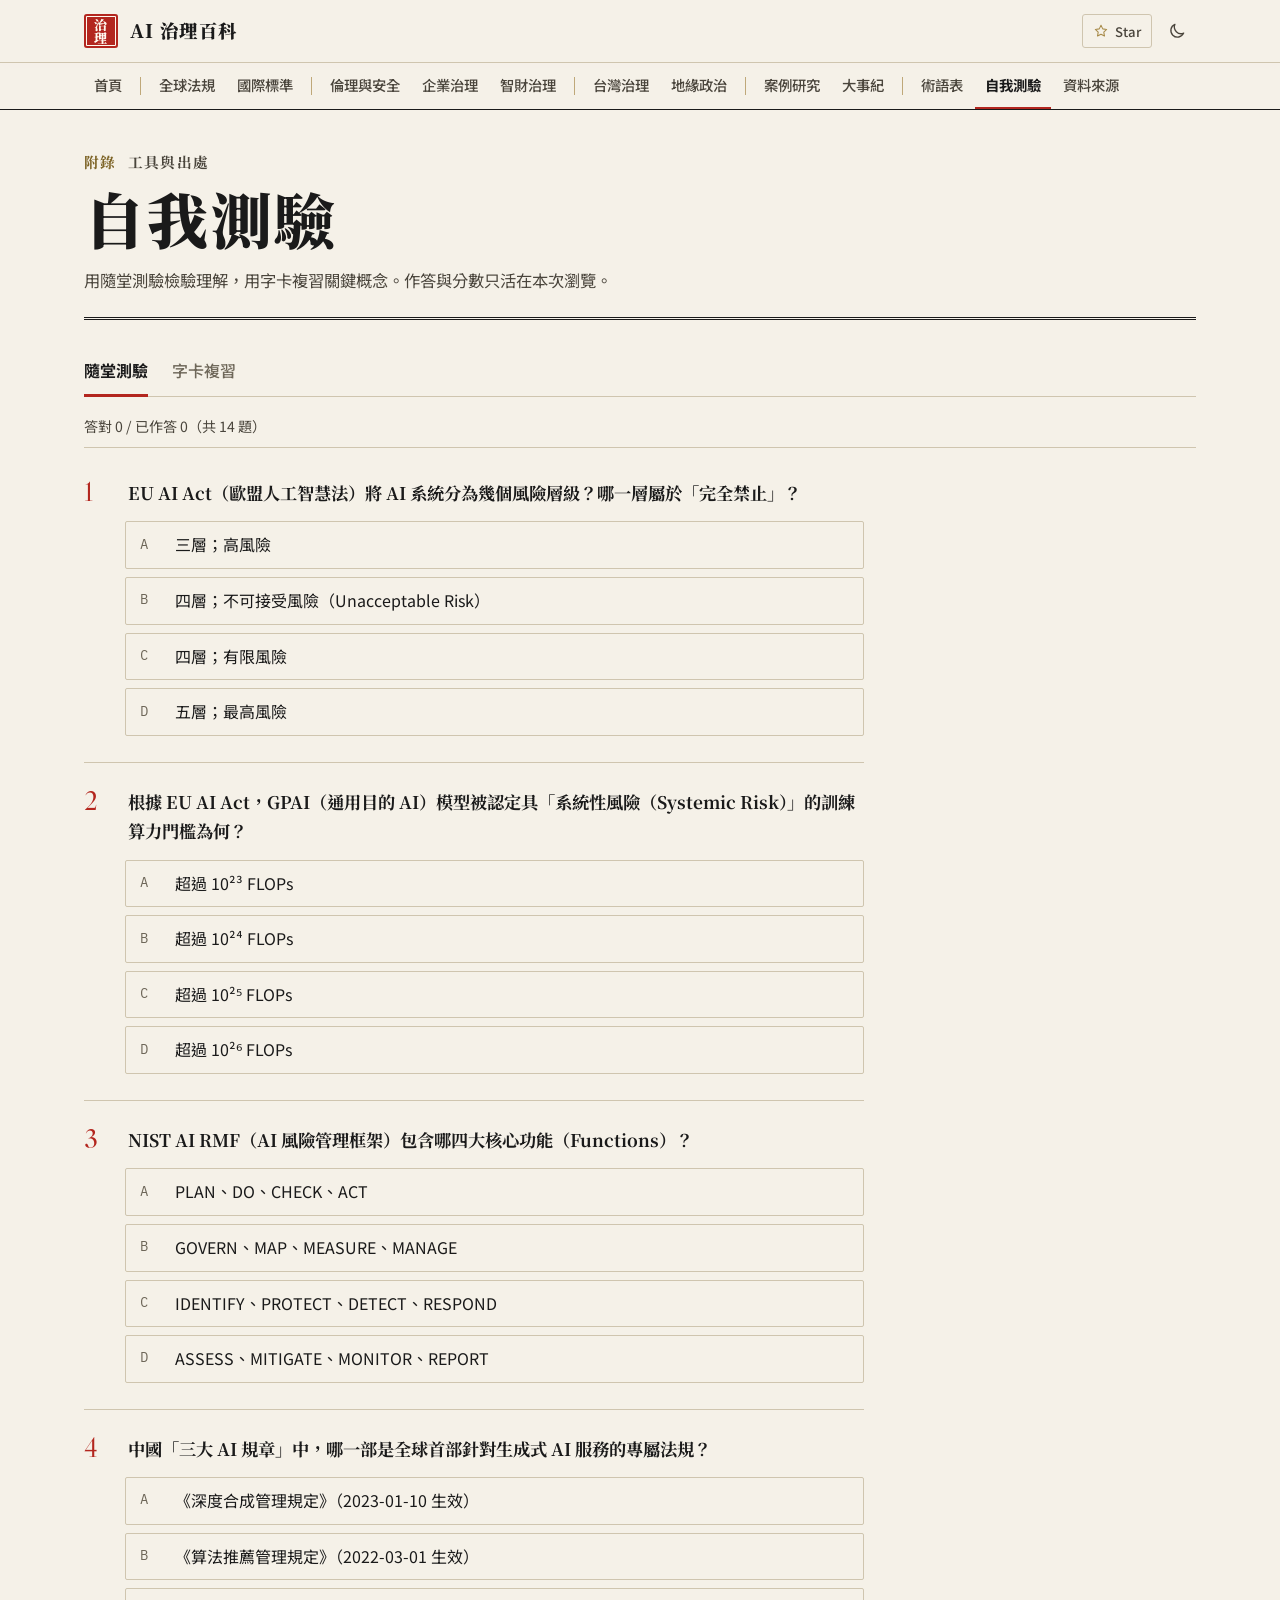
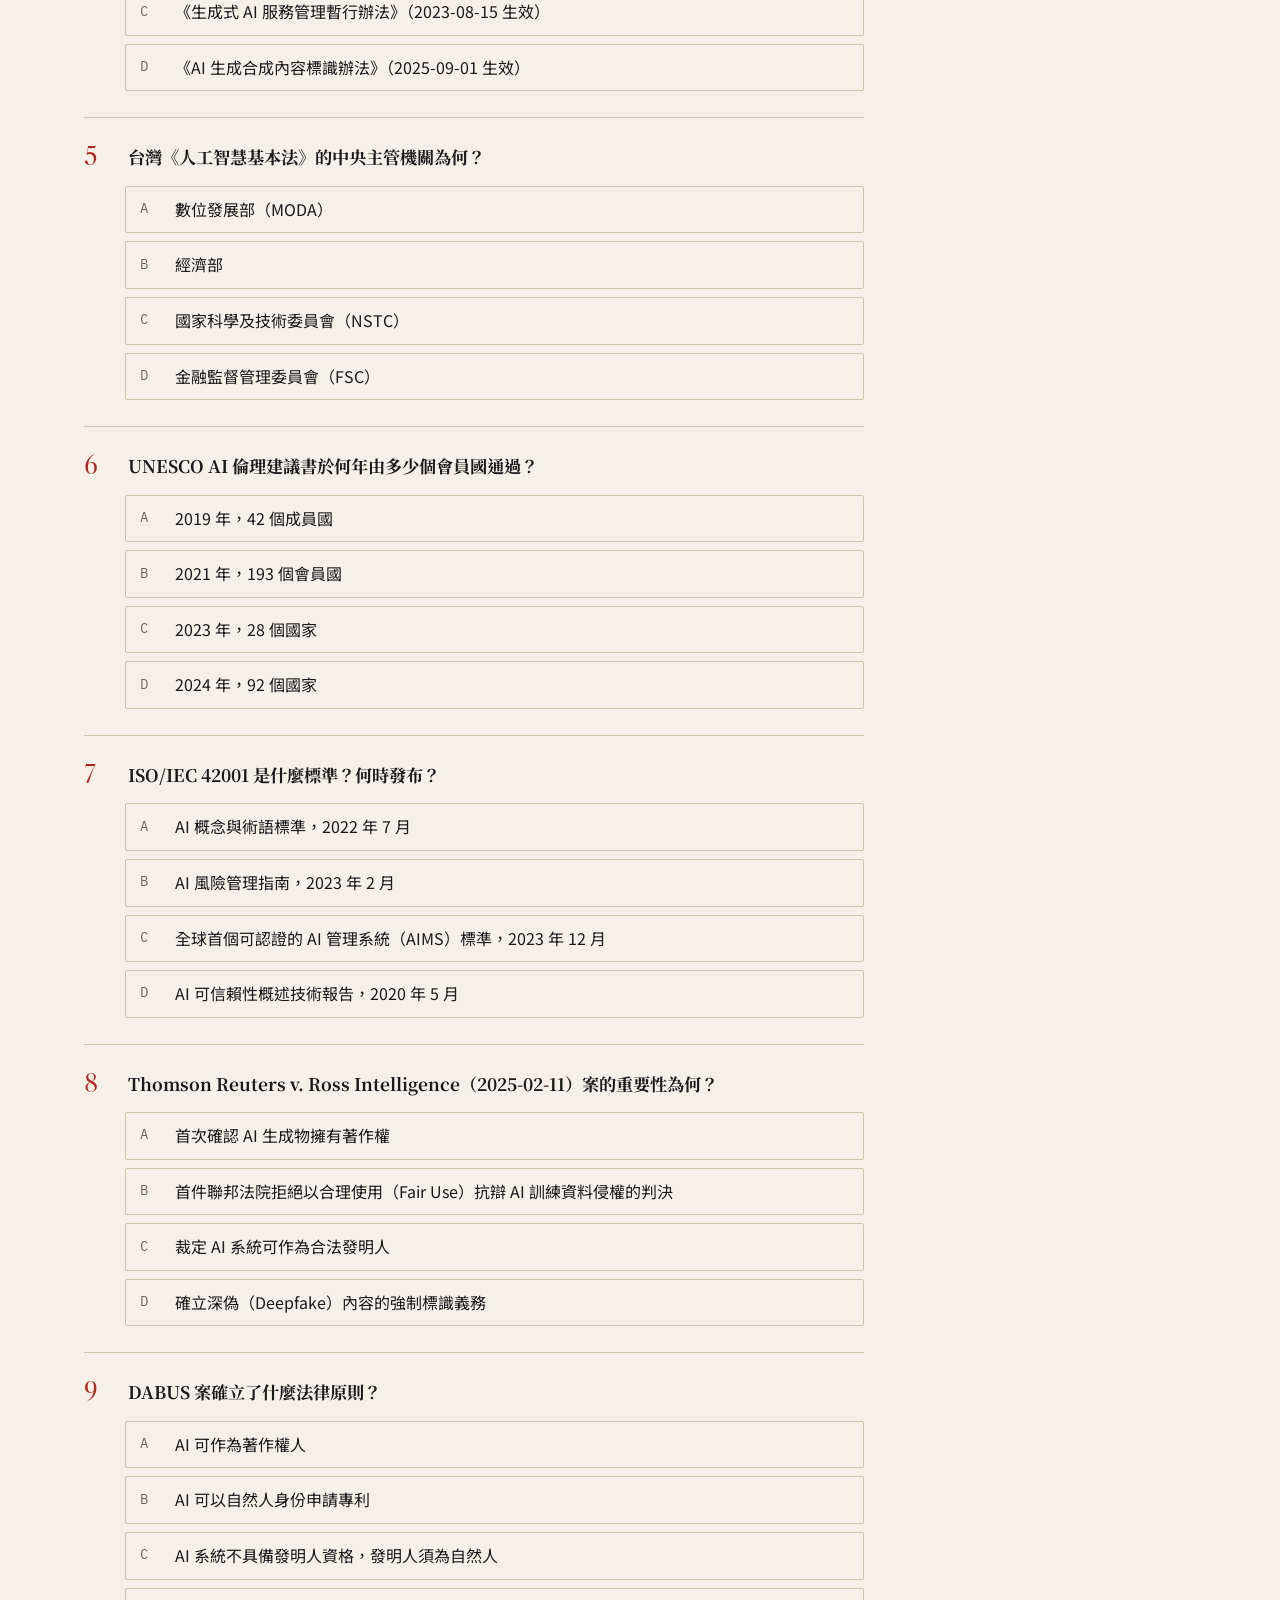
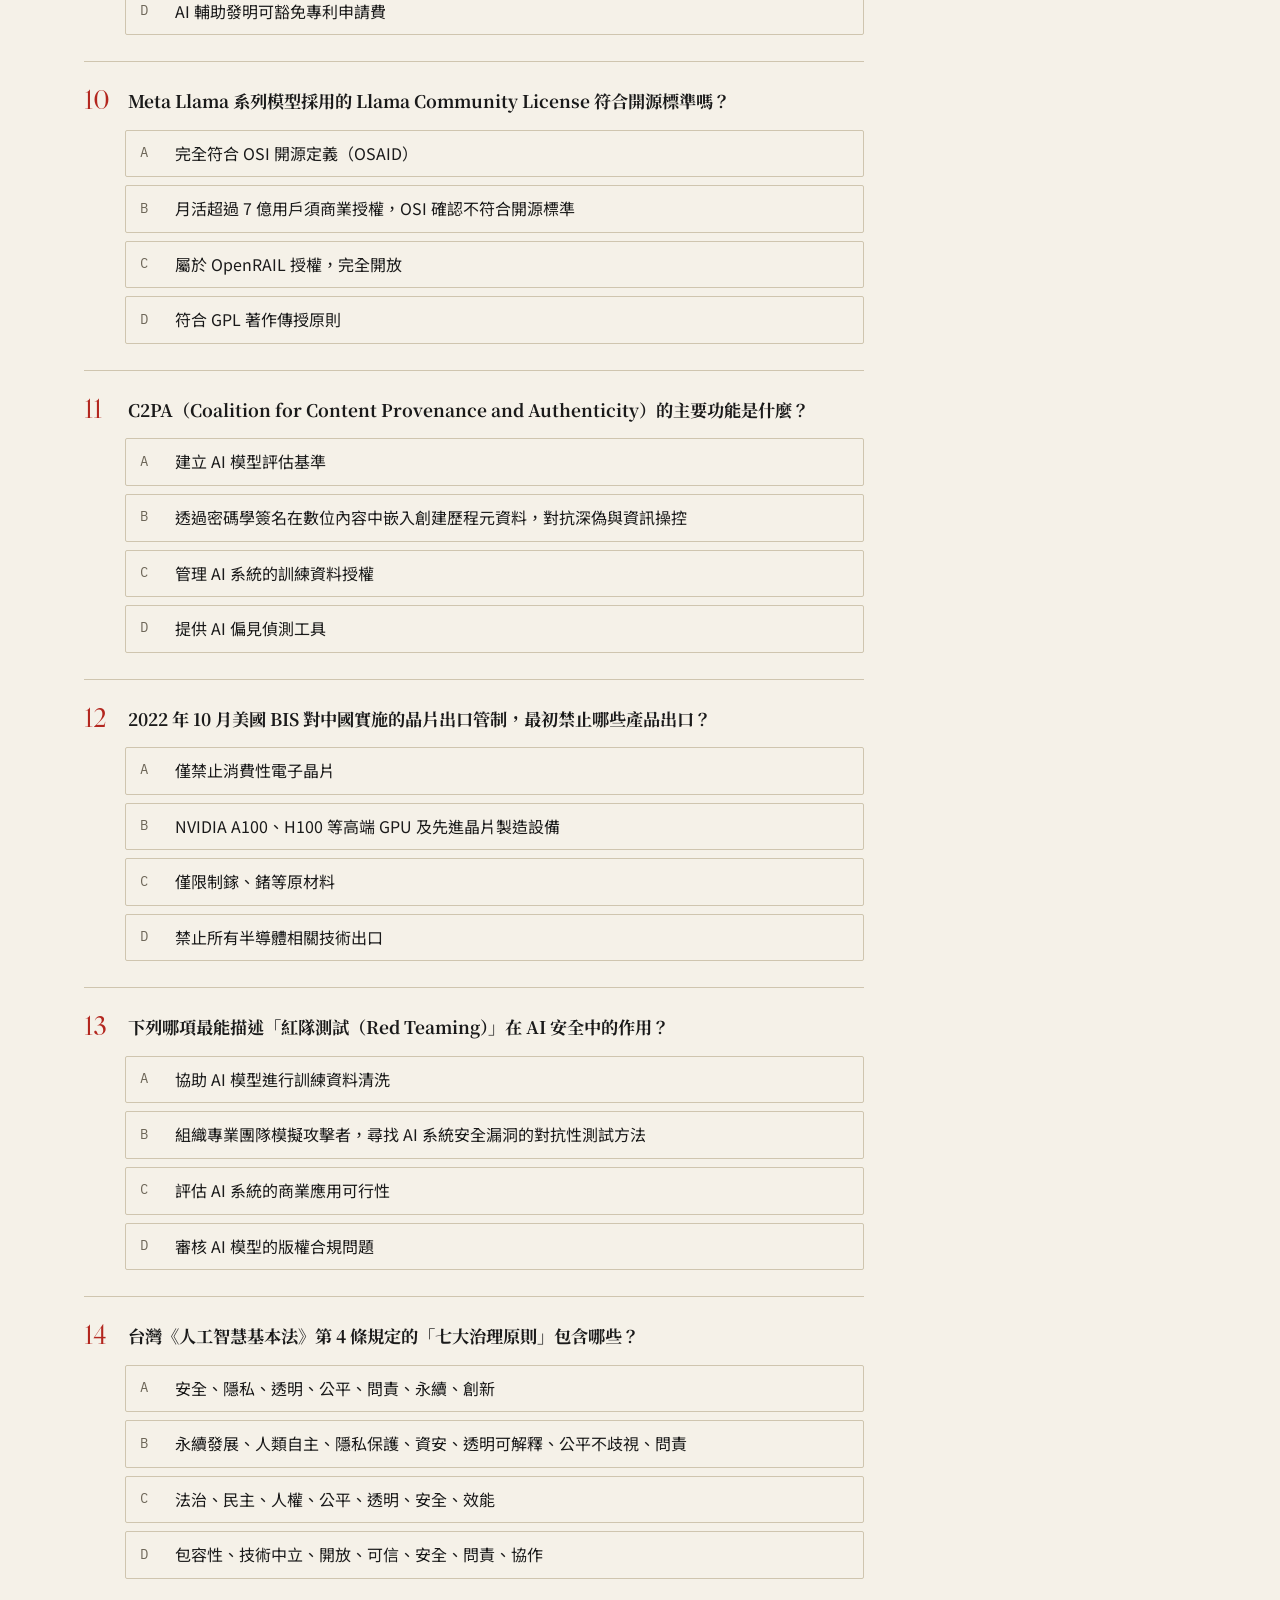
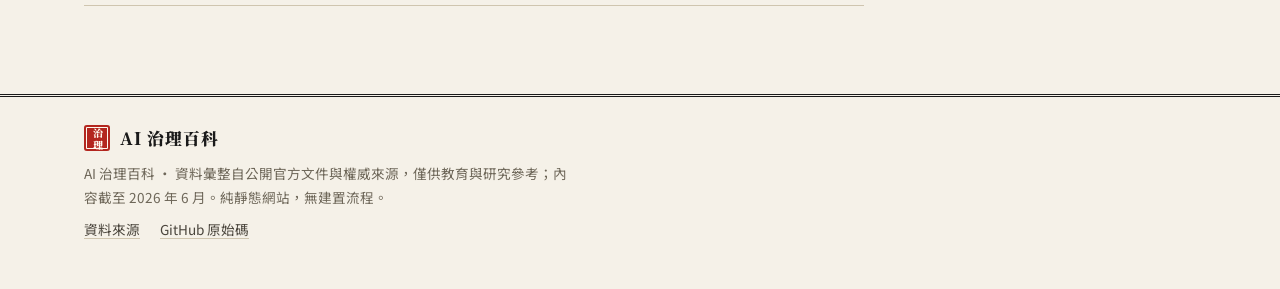
<file: learn.html>
<!DOCTYPE html>
<html lang="zh-Hant" data-theme="light">
<head>
  <meta charset="UTF-8" />
  <!-- Google tag (gtag.js) -->
  <script async src="https://www.googletagmanager.com/gtag/js?id=G-D62TNHK13V"></script>
  <script>
    window.dataLayer = window.dataLayer || [];
    function gtag(){dataLayer.push(arguments);}
    gtag('js', new Date());
    gtag('config', 'G-D62TNHK13V');
  </script>
  <meta name="viewport" content="width=device-width, initial-scale=1.0, viewport-fit=cover" />
  <title>自我測驗 · AI 治理百科</title>
  <meta name="description" content="AI 治理自我測驗：隨堂測驗與字卡，檢驗並複習人工智慧治理的關鍵概念。" />
  <meta name="theme-color" content="#F5F1E8" />
  <link rel="canonical" href="https://ai-governance.peteraim.com/learn.html" />
  <meta property="og:type" content="website" />
  <meta property="og:site_name" content="AI 治理百科" />
  <meta property="og:title" content="自我測驗 · AI 治理百科" />
  <meta property="og:description" content="AI 治理自我測驗：隨堂測驗與字卡，檢驗並複習人工智慧治理的關鍵概念。" />
  <meta property="og:url" content="https://ai-governance.peteraim.com/learn.html" />
  <meta property="og:locale" content="zh_TW" />
  <meta name="twitter:card" content="summary_large_image" />
  <meta name="twitter:title" content="自我測驗 · AI 治理百科" />
  <meta name="twitter:description" content="AI 治理自我測驗：隨堂測驗與字卡，檢驗並複習人工智慧治理的關鍵概念。" />
  <link rel="preconnect" href="https://fonts.googleapis.com" />
  <link rel="preconnect" href="https://fonts.gstatic.com" crossorigin />
  <link href="https://fonts.googleapis.com/css2?family=IBM+Plex+Mono:wght@400;500&family=Libre+Caslon+Display&family=Noto+Sans+TC:wght@400;500;700&family=Noto+Serif+TC:wght@400;700;900&display=swap" rel="stylesheet" />
  <link rel="stylesheet" href="assets/styles.css" />
  <meta property="og:image" content="https://ai-governance.peteraim.com/og-image.png">
  <meta property="og:image:width" content="1200">
  <meta property="og:image:height" content="630">
  <meta name="twitter:image" content="https://ai-governance.peteraim.com/og-image.png">
</head>
<body data-page="learn">
  <main id="page" class="page page--learn">
<header class="page-head"><p class="page-head__vol"><span class="page-head__no">附錄</span>工具與出處</p><h1>自我測驗</h1><p class="page-head__sub">用隨堂測驗檢驗理解，用字卡複習關鍵概念。作答與分數只活在本次瀏覽。</p></header><div class="seg" role="tablist"><button class="seg__btn seg__btn--active" type="button" data-view="quiz">隨堂測驗</button><button class="seg__btn" type="button" data-view="cards">字卡複習</button></div><div id="learnView"><p class="quiz-score" id="quizScore">答對 0 / 已作答 0（共 14 題）</p><div class="quiz"><div class="quiz-card" data-item="" data-answer="1"><p class="quiz-q"><span class="quiz-n">1</span>EU AI Act（歐盟人工智慧法）將 AI 系統分為幾個風險層級？哪一層屬於「完全禁止」？</p><div class="quiz-opts"><button class="quiz-opt" type="button" data-o="0"><span class="quiz-opt__key">A</span>三層；高風險</button><button class="quiz-opt" type="button" data-o="1"><span class="quiz-opt__key">B</span>四層；不可接受風險（Unacceptable Risk）</button><button class="quiz-opt" type="button" data-o="2"><span class="quiz-opt__key">C</span>四層；有限風險</button><button class="quiz-opt" type="button" data-o="3"><span class="quiz-opt__key">D</span>五層；最高風險</button></div><div class="quiz-explain" hidden="">EU AI Act 採四層風險分級：不可接受、高風險、有限風險、最低風險。不可接受風險（Unacceptable Risk）為完全禁止層，涵蓋社會評分系統（Social Scoring）及即時公共場所生物識別等應用。</div></div><div class="quiz-card" data-item="" data-answer="2"><p class="quiz-q"><span class="quiz-n">2</span>根據 EU AI Act，GPAI（通用目的 AI）模型被認定具「系統性風險（Systemic Risk）」的訓練算力門檻為何？</p><div class="quiz-opts"><button class="quiz-opt" type="button" data-o="0"><span class="quiz-opt__key">A</span>超過 10²³ FLOPs</button><button class="quiz-opt" type="button" data-o="1"><span class="quiz-opt__key">B</span>超過 10²⁴ FLOPs</button><button class="quiz-opt" type="button" data-o="2"><span class="quiz-opt__key">C</span>超過 10²⁵ FLOPs</button><button class="quiz-opt" type="button" data-o="3"><span class="quiz-opt__key">D</span>超過 10²⁶ FLOPs</button></div><div class="quiz-explain" hidden="">EU AI Act 以 10²⁵ FLOPs 作為 GPAI 系統性風險推定門檻，而 10²³ FLOPs 則是認定模型屬於 GPAI 類別的基本門檻。</div></div><div class="quiz-card" data-item="" data-answer="1"><p class="quiz-q"><span class="quiz-n">3</span>NIST AI RMF（AI 風險管理框架）包含哪四大核心功能（Functions）？</p><div class="quiz-opts"><button class="quiz-opt" type="button" data-o="0"><span class="quiz-opt__key">A</span>PLAN、DO、CHECK、ACT</button><button class="quiz-opt" type="button" data-o="1"><span class="quiz-opt__key">B</span>GOVERN、MAP、MEASURE、MANAGE</button><button class="quiz-opt" type="button" data-o="2"><span class="quiz-opt__key">C</span>IDENTIFY、PROTECT、DETECT、RESPOND</button><button class="quiz-opt" type="button" data-o="3"><span class="quiz-opt__key">D</span>ASSESS、MITIGATE、MONITOR、REPORT</button></div><div class="quiz-explain" hidden="">NIST AI RMF 1.0（2023 年 1 月發布）的四大核心功能為 GOVERN（治理）、MAP（映射）、MEASURE（量測）、MANAGE（管理）。</div></div><div class="quiz-card" data-item="" data-answer="2"><p class="quiz-q"><span class="quiz-n">4</span>中國「三大 AI 規章」中，哪一部是全球首部針對生成式 AI 服務的專屬法規？</p><div class="quiz-opts"><button class="quiz-opt" type="button" data-o="0"><span class="quiz-opt__key">A</span>《深度合成管理規定》（2023-01-10 生效）</button><button class="quiz-opt" type="button" data-o="1"><span class="quiz-opt__key">B</span>《算法推薦管理規定》（2022-03-01 生效）</button><button class="quiz-opt" type="button" data-o="2"><span class="quiz-opt__key">C</span>《生成式 AI 服務管理暫行辦法》（2023-08-15 生效）</button><button class="quiz-opt" type="button" data-o="3"><span class="quiz-opt__key">D</span>《AI 生成合成內容標識辦法》（2025-09-01 生效）</button></div><div class="quiz-explain" hidden="">中國《生成式 AI 服務管理暫行辦法》於 2023 年 8 月 15 日生效，是全球第一部專門針對生成式 AI 服務的法規，要求內容安全、備案與標識義務。</div></div><div class="quiz-card" data-item="" data-answer="2"><p class="quiz-q"><span class="quiz-n">5</span>台灣《人工智慧基本法》的中央主管機關為何？</p><div class="quiz-opts"><button class="quiz-opt" type="button" data-o="0"><span class="quiz-opt__key">A</span>數位發展部（MODA）</button><button class="quiz-opt" type="button" data-o="1"><span class="quiz-opt__key">B</span>經濟部</button><button class="quiz-opt" type="button" data-o="2"><span class="quiz-opt__key">C</span>國家科學及技術委員會（NSTC）</button><button class="quiz-opt" type="button" data-o="3"><span class="quiz-opt__key">D</span>金融監督管理委員會（FSC）</button></div><div class="quiz-explain" hidden="">台灣《人工智慧基本法》由立法院於 2025 年 12 月 23 日三讀通過，2026 年 1 月 14 日施行，明定國家科學及技術委員會（國科會）為中央主管機關。</div></div><div class="quiz-card" data-item="" data-answer="1"><p class="quiz-q"><span class="quiz-n">6</span>UNESCO AI 倫理建議書於何年由多少個會員國通過？</p><div class="quiz-opts"><button class="quiz-opt" type="button" data-o="0"><span class="quiz-opt__key">A</span>2019 年，42 個成員國</button><button class="quiz-opt" type="button" data-o="1"><span class="quiz-opt__key">B</span>2021 年，193 個會員國</button><button class="quiz-opt" type="button" data-o="2"><span class="quiz-opt__key">C</span>2023 年，28 個國家</button><button class="quiz-opt" type="button" data-o="3"><span class="quiz-opt__key">D</span>2024 年，92 個國家</button></div><div class="quiz-explain" hidden="">UNESCO AI 倫理建議書於 2021 年 11 月 23 日由 193 個會員國一致鼓掌通過，是全球首個 AI 倫理全球標準性文件。</div></div><div class="quiz-card" data-item="" data-answer="2"><p class="quiz-q"><span class="quiz-n">7</span>ISO/IEC 42001 是什麼標準？何時發布？</p><div class="quiz-opts"><button class="quiz-opt" type="button" data-o="0"><span class="quiz-opt__key">A</span>AI 概念與術語標準，2022 年 7 月</button><button class="quiz-opt" type="button" data-o="1"><span class="quiz-opt__key">B</span>AI 風險管理指南，2023 年 2 月</button><button class="quiz-opt" type="button" data-o="2"><span class="quiz-opt__key">C</span>全球首個可認證的 AI 管理系統（AIMS）標準，2023 年 12 月</button><button class="quiz-opt" type="button" data-o="3"><span class="quiz-opt__key">D</span>AI 可信賴性概述技術報告，2020 年 5 月</button></div><div class="quiz-explain" hidden="">ISO/IEC 42001 於 2023 年 12 月發布，是全球首個可供第三方認證的 AI 管理系統（AIMS）國際標準，適用任何規模與類型的組織。</div></div><div class="quiz-card" data-item="" data-answer="1"><p class="quiz-q"><span class="quiz-n">8</span>Thomson Reuters v. Ross Intelligence（2025-02-11）案的重要性為何？</p><div class="quiz-opts"><button class="quiz-opt" type="button" data-o="0"><span class="quiz-opt__key">A</span>首次確認 AI 生成物擁有著作權</button><button class="quiz-opt" type="button" data-o="1"><span class="quiz-opt__key">B</span>首件聯邦法院拒絕以合理使用（Fair Use）抗辯 AI 訓練資料侵權的判決</button><button class="quiz-opt" type="button" data-o="2"><span class="quiz-opt__key">C</span>裁定 AI 系統可作為合法發明人</button><button class="quiz-opt" type="button" data-o="3"><span class="quiz-opt__key">D</span>確立深偽（Deepfake）內容的強制標識義務</button></div><div class="quiz-explain" hidden="">Thomson Reuters v. Ross Intelligence 是 2025 年 2 月 11 日美國聯邦法院的標誌性判決，首次在 AI 訓練語境下拒絕合理使用（Fair Use）抗辯，法律資料庫著作權受到保護。</div></div><div class="quiz-card" data-item="" data-answer="2"><p class="quiz-q"><span class="quiz-n">9</span>DABUS 案確立了什麼法律原則？</p><div class="quiz-opts"><button class="quiz-opt" type="button" data-o="0"><span class="quiz-opt__key">A</span>AI 可作為著作權人</button><button class="quiz-opt" type="button" data-o="1"><span class="quiz-opt__key">B</span>AI 可以自然人身份申請專利</button><button class="quiz-opt" type="button" data-o="2"><span class="quiz-opt__key">C</span>AI 系統不具備發明人資格，發明人須為自然人</button><button class="quiz-opt" type="button" data-o="3"><span class="quiz-opt__key">D</span>AI 輔助發明可豁免專利申請費</button></div><div class="quiz-explain" hidden="">DABUS（Device for the Autonomous Bootstrapping of Unified Sentience）是 Stephen Thaler 的 AI 系統，全球英國、美國、歐盟等多個主要法域均裁定 AI 不具發明人資格，只有自然人方可被列為發明人。</div></div><div class="quiz-card" data-item="" data-answer="1"><p class="quiz-q"><span class="quiz-n">10</span>Meta Llama 系列模型採用的 Llama Community License 符合開源標準嗎？</p><div class="quiz-opts"><button class="quiz-opt" type="button" data-o="0"><span class="quiz-opt__key">A</span>完全符合 OSI 開源定義（OSAID）</button><button class="quiz-opt" type="button" data-o="1"><span class="quiz-opt__key">B</span>月活超過 7 億用戶須商業授權，OSI 確認不符合開源標準</button><button class="quiz-opt" type="button" data-o="2"><span class="quiz-opt__key">C</span>屬於 OpenRAIL 授權，完全開放</button><button class="quiz-opt" type="button" data-o="3"><span class="quiz-opt__key">D</span>符合 GPL 著作傳授原則</button></div><div class="quiz-explain" hidden="">Meta Llama 系列採用 Llama Community License，月活用戶超過 7 億的情境需取得商業授權，OSI（開放原始碼促進會）確認其不符合 OSAID 開源 AI 定義的完整標準。</div></div><div class="quiz-card" data-item="" data-answer="1"><p class="quiz-q"><span class="quiz-n">11</span>C2PA（Coalition for Content Provenance and Authenticity）的主要功能是什麼？</p><div class="quiz-opts"><button class="quiz-opt" type="button" data-o="0"><span class="quiz-opt__key">A</span>建立 AI 模型評估基準</button><button class="quiz-opt" type="button" data-o="1"><span class="quiz-opt__key">B</span>透過密碼學簽名在數位內容中嵌入創建歷程元資料，對抗深偽與資訊操控</button><button class="quiz-opt" type="button" data-o="2"><span class="quiz-opt__key">C</span>管理 AI 系統的訓練資料授權</button><button class="quiz-opt" type="button" data-o="3"><span class="quiz-opt__key">D</span>提供 AI 偏見偵測工具</button></div><div class="quiz-explain" hidden="">C2PA 是由 Adobe、ARM、Intel、Microsoft 等創立的開放技術標準，透過密碼學簽名在數位內容中嵌入內容來源（Provenance）元資料，可用於追蹤 AI 生成內容並對抗深偽（Deepfake）。</div></div><div class="quiz-card" data-item="" data-answer="1"><p class="quiz-q"><span class="quiz-n">12</span>2022 年 10 月美國 BIS 對中國實施的晶片出口管制，最初禁止哪些產品出口？</p><div class="quiz-opts"><button class="quiz-opt" type="button" data-o="0"><span class="quiz-opt__key">A</span>僅禁止消費性電子晶片</button><button class="quiz-opt" type="button" data-o="1"><span class="quiz-opt__key">B</span>NVIDIA A100、H100 等高端 GPU 及先進晶片製造設備</button><button class="quiz-opt" type="button" data-o="2"><span class="quiz-opt__key">C</span>僅限制鎵、鍺等原材料</button><button class="quiz-opt" type="button" data-o="3"><span class="quiz-opt__key">D</span>禁止所有半導體相關技術出口</button></div><div class="quiz-explain" hidden="">2022 年 10 月 7 日，美國 BIS 實施史上最嚴半導體出口管制，禁止向中國出口 NVIDIA A100、H100 等高端 GPU 及先進晶片製造設備，目的是限制中國 AI 算力發展。</div></div><div class="quiz-card" data-item="" data-answer="1"><p class="quiz-q"><span class="quiz-n">13</span>下列哪項最能描述「紅隊測試（Red Teaming）」在 AI 安全中的作用？</p><div class="quiz-opts"><button class="quiz-opt" type="button" data-o="0"><span class="quiz-opt__key">A</span>協助 AI 模型進行訓練資料清洗</button><button class="quiz-opt" type="button" data-o="1"><span class="quiz-opt__key">B</span>組織專業團隊模擬攻擊者，尋找 AI 系統安全漏洞的對抗性測試方法</button><button class="quiz-opt" type="button" data-o="2"><span class="quiz-opt__key">C</span>評估 AI 系統的商業應用可行性</button><button class="quiz-opt" type="button" data-o="3"><span class="quiz-opt__key">D</span>審核 AI 模型的版權合規問題</button></div><div class="quiz-explain" hidden="">紅隊測試（Red Teaming）是 AI 安全領域的核心測試方法，藉由模擬惡意攻擊者的視角主動發現系統漏洞，G7 廣島行為準則及各國 AISI 測試協議均要求執行。</div></div><div class="quiz-card" data-item="" data-answer="1"><p class="quiz-q"><span class="quiz-n">14</span>台灣《人工智慧基本法》第 4 條規定的「七大治理原則」包含哪些？</p><div class="quiz-opts"><button class="quiz-opt" type="button" data-o="0"><span class="quiz-opt__key">A</span>安全、隱私、透明、公平、問責、永續、創新</button><button class="quiz-opt" type="button" data-o="1"><span class="quiz-opt__key">B</span>永續發展、人類自主、隱私保護、資安、透明可解釋、公平不歧視、問責</button><button class="quiz-opt" type="button" data-o="2"><span class="quiz-opt__key">C</span>法治、民主、人權、公平、透明、安全、效能</button><button class="quiz-opt" type="button" data-o="3"><span class="quiz-opt__key">D</span>包容性、技術中立、開放、可信、安全、問責、協作</button></div><div class="quiz-explain" hidden="">台灣《人工智慧基本法》第 4 條明定七大治理原則：永續發展、人類自主、隱私保護、資安、透明可解釋、公平不歧視、問責，與國際主流治理框架高度接軌。</div></div></div></div>
</main>
  <script src="data/data.js"></script>
  <script src="assets/shell.js"></script>
  <script src="assets/app.js"></script>
</body>
</html>
</file>
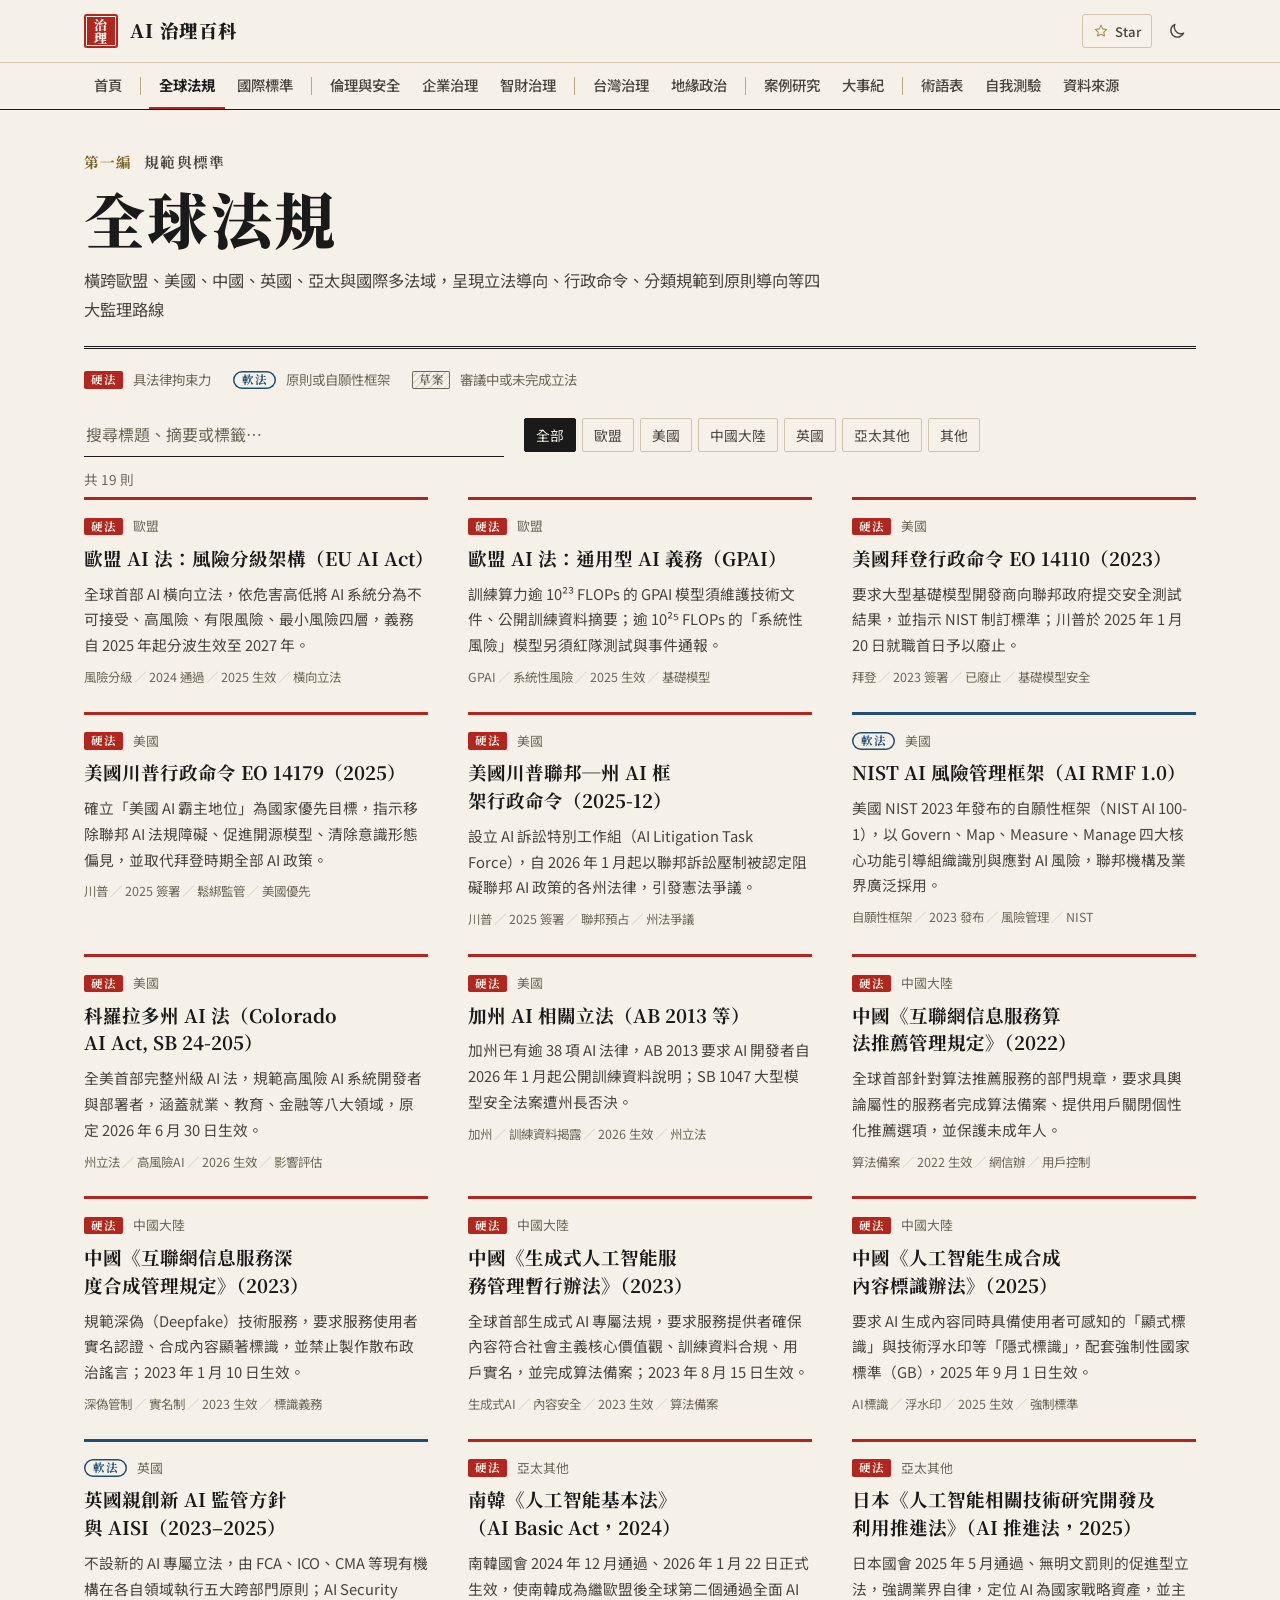
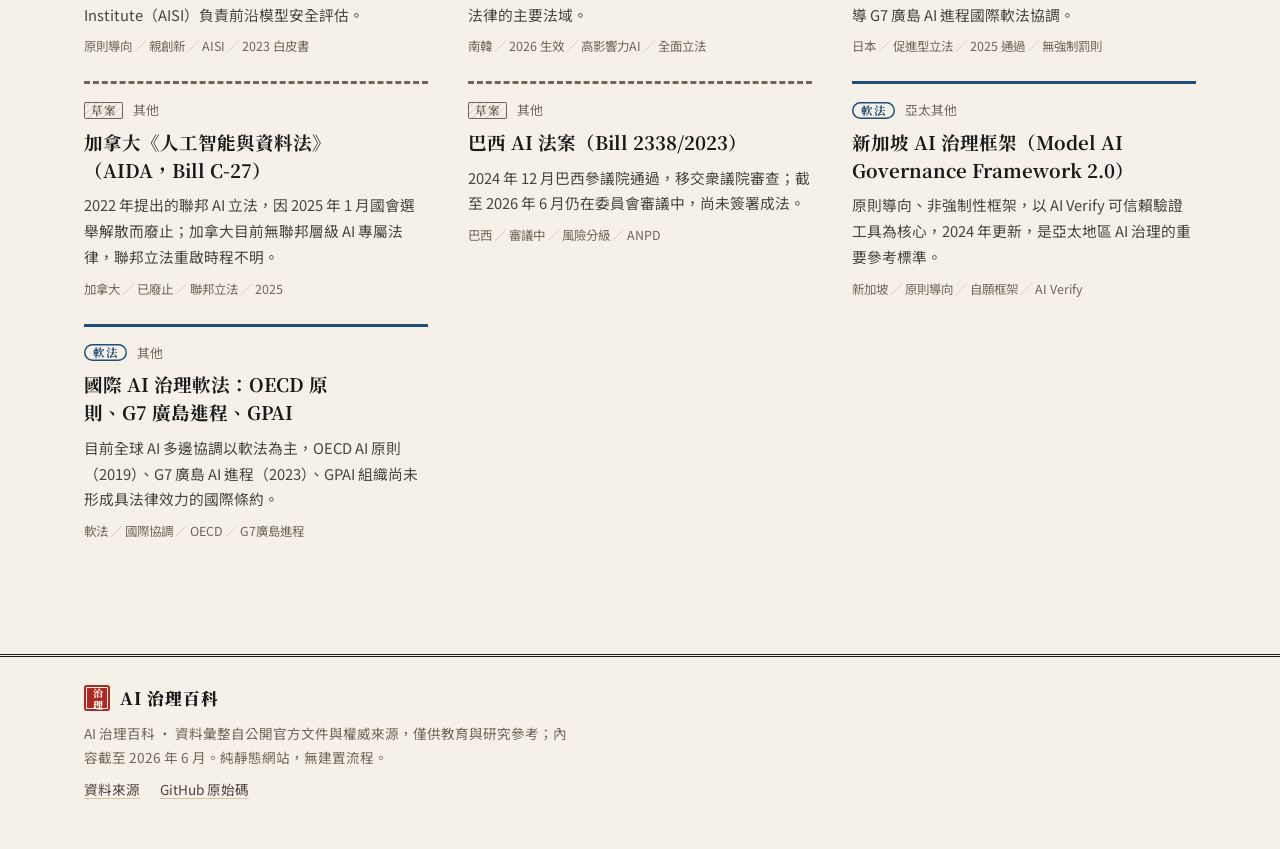
<file: regulation.html>
<!DOCTYPE html>
<html lang="zh-Hant" data-theme="light">
<head>
  <meta charset="UTF-8" />
  <!-- Google tag (gtag.js) -->
  <script async src="https://www.googletagmanager.com/gtag/js?id=G-D62TNHK13V"></script>
  <script>
    window.dataLayer = window.dataLayer || [];
    function gtag(){dataLayer.push(arguments);}
    gtag('js', new Date());
    gtag('config', 'G-D62TNHK13V');
  </script>
  <meta name="viewport" content="width=device-width, initial-scale=1.0, viewport-fit=cover" />
  <title>全球法規 · AI 治理百科</title>
  <meta name="description" content="全球 AI 法規框架：歐盟 AI Act、美國行政命令、中國三規章、英國、南韓、日本等法域的監理路線、時程與罰則。" />
  <meta name="theme-color" content="#F5F1E8" />
  <link rel="canonical" href="https://ai-governance.peteraim.com/regulation.html" />
  <meta property="og:type" content="website" />
  <meta property="og:site_name" content="AI 治理百科" />
  <meta property="og:title" content="全球法規 · AI 治理百科" />
  <meta property="og:description" content="全球 AI 法規框架：歐盟 AI Act、美國行政命令、中國三規章、英國、南韓、日本等法域的監理路線、時程與罰則。" />
  <meta property="og:url" content="https://ai-governance.peteraim.com/regulation.html" />
  <meta property="og:locale" content="zh_TW" />
  <meta name="twitter:card" content="summary_large_image" />
  <meta name="twitter:title" content="全球法規 · AI 治理百科" />
  <meta name="twitter:description" content="全球 AI 法規框架：歐盟 AI Act、美國行政命令、中國三規章、英國、南韓、日本等法域的監理路線、時程與罰則。" />
  <link rel="preconnect" href="https://fonts.googleapis.com" />
  <link rel="preconnect" href="https://fonts.gstatic.com" crossorigin />
  <link href="https://fonts.googleapis.com/css2?family=IBM+Plex+Mono:wght@400;500&family=Libre+Caslon+Display&family=Noto+Sans+TC:wght@400;500;700&family=Noto+Serif+TC:wght@400;700;900&display=swap" rel="stylesheet" />
  <link rel="stylesheet" href="assets/styles.css" />
  <meta property="og:image" content="https://ai-governance.peteraim.com/og-image.png">
  <meta property="og:image:width" content="1200">
  <meta property="og:image:height" content="630">
  <meta name="twitter:image" content="https://ai-governance.peteraim.com/og-image.png">
</head>
<body data-page="regulation">
  <main id="page" class="page page--gallery">
<header class="page-head"><p class="page-head__vol"><span class="page-head__no">第一編</span>規範與標準</p><h1>全球法規</h1><p class="page-head__sub">橫跨歐盟、美國、中國、英國、亞太與國際多法域，呈現立法導向、行政命令、分類規範到原則導向等四大監理路線</p></header><p class="force-legend"><span class="stamp stamp--binding" title="具法律拘束力">硬法</span>具法律拘束力<span class="stamp stamp--soft" title="原則、標準或自願性框架，不具直接拘束力">軟法</span>原則或自願性框架<span class="stamp stamp--pending" title="審議中或未完成立法">草案</span>審議中或未完成立法</p><div class="toolbar"><input id="search" class="search" type="search" autocomplete="off" placeholder="搜尋標題、摘要或標籤…" aria-label="搜尋"><div class="chips"><button class="chip chip--active" type="button" data-cat="">全部</button><button class="chip" type="button" data-cat="eu">歐盟</button><button class="chip" type="button" data-cat="us">美國</button><button class="chip" type="button" data-cat="cn">中國大陸</button><button class="chip" type="button" data-cat="uk">英國</button><button class="chip" type="button" data-cat="apac">亞太其他</button><button class="chip" type="button" data-cat="intl">其他</button></div></div><p class="result-count" id="resultCount" aria-live="polite">共 19 則</p><div class="entries" id="grid"><article class="card card--binding" tabindex="0" role="button" data-item="" data-slug="eu-ai-act-risk-tiers" aria-label="歐盟 AI 法：風險分級架構（EU AI Act）"><p class="card__meta"><span class="stamp stamp--binding" title="具法律拘束力">硬法</span><span class="card__cat">歐盟</span></p><h3 class="card__title">歐盟 AI 法：風險分級架構（EU AI Act）</h3><p class="card__summary">全球首部 AI 橫向立法，依危害高低將 AI 系統分為不可接受、高風險、有限風險、最小風險四層，義務自 2025 年起分波生效至 2027 年。</p><p class="card__tags"><span class="tag">風險分級</span><span class="tag">2024 通過</span><span class="tag">2025 生效</span><span class="tag">橫向立法</span></p></article><article class="card card--binding" tabindex="0" role="button" data-item="" data-slug="eu-ai-act-gpai" aria-label="歐盟 AI 法：通用型 AI 義務（GPAI）"><p class="card__meta"><span class="stamp stamp--binding" title="具法律拘束力">硬法</span><span class="card__cat">歐盟</span></p><h3 class="card__title">歐盟 AI 法：通用型 AI 義務（GPAI）</h3><p class="card__summary">訓練算力逾 10²³ FLOPs 的 GPAI 模型須維護技術文件、公開訓練資料摘要；逾 10²⁵ FLOPs 的「系統性風險」模型另須紅隊測試與事件通報。</p><p class="card__tags"><span class="tag">GPAI</span><span class="tag">系統性風險</span><span class="tag">2025 生效</span><span class="tag">基礎模型</span></p></article><article class="card card--binding" tabindex="0" role="button" data-item="" data-slug="us-eo-14110" aria-label="美國拜登行政命令 EO 14110（2023）"><p class="card__meta"><span class="stamp stamp--binding" title="具法律拘束力">硬法</span><span class="card__cat">美國</span></p><h3 class="card__title">美國拜登行政命令 EO 14110（2023）</h3><p class="card__summary">要求大型基礎模型開發商向聯邦政府提交安全測試結果，並指示 NIST 制訂標準；川普於 2025 年 1 月 20 日就職首日予以廢止。</p><p class="card__tags"><span class="tag">拜登</span><span class="tag">2023 簽署</span><span class="tag">已廢止</span><span class="tag">基礎模型安全</span></p></article><article class="card card--binding" tabindex="0" role="button" data-item="" data-slug="us-eo-14179" aria-label="美國川普行政命令 EO 14179（2025）"><p class="card__meta"><span class="stamp stamp--binding" title="具法律拘束力">硬法</span><span class="card__cat">美國</span></p><h3 class="card__title">美國川普行政命令 EO 14179（2025）</h3><p class="card__summary">確立「美國 AI 霸主地位」為國家優先目標，指示移除聯邦 AI 法規障礙、促進開源模型、清除意識形態偏見，並取代拜登時期全部 AI 政策。</p><p class="card__tags"><span class="tag">川普</span><span class="tag">2025 簽署</span><span class="tag">鬆綁監管</span><span class="tag">美國優先</span></p></article><article class="card card--binding" tabindex="0" role="button" data-item="" data-slug="us-federal-preemption-eo" aria-label="美國川普聯邦─州 AI 框架行政命令（2025-12）"><p class="card__meta"><span class="stamp stamp--binding" title="具法律拘束力">硬法</span><span class="card__cat">美國</span></p><h3 class="card__title">美國川普聯邦─州 AI 框架行政命令（2025-12）</h3><p class="card__summary">設立 AI 訴訟特別工作組（AI Litigation Task Force），自 2026 年 1 月起以聯邦訴訟壓制被認定阻礙聯邦 AI 政策的各州法律，引發憲法爭議。</p><p class="card__tags"><span class="tag">川普</span><span class="tag">2025 簽署</span><span class="tag">聯邦預占</span><span class="tag">州法爭議</span></p></article><article class="card card--soft" tabindex="0" role="button" data-item="" data-slug="nist-ai-rmf" aria-label="NIST AI 風險管理框架（AI RMF 1.0）"><p class="card__meta"><span class="stamp stamp--soft" title="原則、標準或自願性框架，不具直接拘束力">軟法</span><span class="card__cat">美國</span></p><h3 class="card__title">NIST AI 風險管理框架（AI RMF 1.0）</h3><p class="card__summary">美國 NIST 2023 年發布的自願性框架（NIST AI 100-1），以 Govern、Map、Measure、Manage 四大核心功能引導組織識別與應對 AI 風險，聯邦機構及業界廣泛採用。</p><p class="card__tags"><span class="tag">自願性框架</span><span class="tag">2023 發布</span><span class="tag">風險管理</span><span class="tag">NIST</span></p></article><article class="card card--binding" tabindex="0" role="button" data-item="" data-slug="us-colorado-ai-act" aria-label="科羅拉多州 AI 法（Colorado AI Act, SB 24-205）"><p class="card__meta"><span class="stamp stamp--binding" title="具法律拘束力">硬法</span><span class="card__cat">美國</span></p><h3 class="card__title">科羅拉多州 AI 法（Colorado AI Act, SB 24-205）</h3><p class="card__summary">全美首部完整州級 AI 法，規範高風險 AI 系統開發者與部署者，涵蓋就業、教育、金融等八大領域，原定 2026 年 6 月 30 日生效。</p><p class="card__tags"><span class="tag">州立法</span><span class="tag">高風險AI</span><span class="tag">2026 生效</span><span class="tag">影響評估</span></p></article><article class="card card--binding" tabindex="0" role="button" data-item="" data-slug="us-california-ai-laws" aria-label="加州 AI 相關立法（AB 2013 等）"><p class="card__meta"><span class="stamp stamp--binding" title="具法律拘束力">硬法</span><span class="card__cat">美國</span></p><h3 class="card__title">加州 AI 相關立法（AB 2013 等）</h3><p class="card__summary">加州已有逾 38 項 AI 法律，AB 2013 要求 AI 開發者自 2026 年 1 月起公開訓練資料說明；SB 1047 大型模型安全法案遭州長否決。</p><p class="card__tags"><span class="tag">加州</span><span class="tag">訓練資料揭露</span><span class="tag">2026 生效</span><span class="tag">州立法</span></p></article><article class="card card--binding" tabindex="0" role="button" data-item="" data-slug="cn-algo-recommendation" aria-label="中國《互聯網信息服務算法推薦管理規定》（2022）"><p class="card__meta"><span class="stamp stamp--binding" title="具法律拘束力">硬法</span><span class="card__cat">中國大陸</span></p><h3 class="card__title">中國《互聯網信息服務算法推薦管理規定》（2022）</h3><p class="card__summary">全球首部針對算法推薦服務的部門規章，要求具輿論屬性的服務者完成算法備案、提供用戶關閉個性化推薦選項，並保護未成年人。</p><p class="card__tags"><span class="tag">算法備案</span><span class="tag">2022 生效</span><span class="tag">網信辦</span><span class="tag">用戶控制</span></p></article><article class="card card--binding" tabindex="0" role="button" data-item="" data-slug="cn-deep-synthesis" aria-label="中國《互聯網信息服務深度合成管理規定》（2023）"><p class="card__meta"><span class="stamp stamp--binding" title="具法律拘束力">硬法</span><span class="card__cat">中國大陸</span></p><h3 class="card__title">中國《互聯網信息服務深度合成管理規定》（2023）</h3><p class="card__summary">規範深偽（Deepfake）技術服務，要求服務使用者實名認證、合成內容顯著標識，並禁止製作散布政治謠言；2023 年 1 月 10 日生效。</p><p class="card__tags"><span class="tag">深偽管制</span><span class="tag">實名制</span><span class="tag">2023 生效</span><span class="tag">標識義務</span></p></article><article class="card card--binding" tabindex="0" role="button" data-item="" data-slug="cn-generative-ai" aria-label="中國《生成式人工智能服務管理暫行辦法》（2023）"><p class="card__meta"><span class="stamp stamp--binding" title="具法律拘束力">硬法</span><span class="card__cat">中國大陸</span></p><h3 class="card__title">中國《生成式人工智能服務管理暫行辦法》（2023）</h3><p class="card__summary">全球首部生成式 AI 專屬法規，要求服務提供者確保內容符合社會主義核心價值觀、訓練資料合規、用戶實名，並完成算法備案；2023 年 8 月 15 日生效。</p><p class="card__tags"><span class="tag">生成式AI</span><span class="tag">內容安全</span><span class="tag">2023 生效</span><span class="tag">算法備案</span></p></article><article class="card card--binding" tabindex="0" role="button" data-item="" data-slug="cn-ai-content-labeling" aria-label="中國《人工智能生成合成內容標識辦法》（2025）"><p class="card__meta"><span class="stamp stamp--binding" title="具法律拘束力">硬法</span><span class="card__cat">中國大陸</span></p><h3 class="card__title">中國《人工智能生成合成內容標識辦法》（2025）</h3><p class="card__summary">要求 AI 生成內容同時具備使用者可感知的「顯式標識」與技術浮水印等「隱式標識」，配套強制性國家標準（GB），2025 年 9 月 1 日生效。</p><p class="card__tags"><span class="tag">AI標識</span><span class="tag">浮水印</span><span class="tag">2025 生效</span><span class="tag">強制標準</span></p></article><article class="card card--soft" tabindex="0" role="button" data-item="" data-slug="uk-pro-innovation" aria-label="英國親創新 AI 監管方針與 AISI（2023–2025）"><p class="card__meta"><span class="stamp stamp--soft" title="原則、標準或自願性框架，不具直接拘束力">軟法</span><span class="card__cat">英國</span></p><h3 class="card__title">英國親創新 AI 監管方針與 AISI（2023–2025）</h3><p class="card__summary">不設新的 AI 專屬立法，由 FCA、ICO、CMA 等現有機構在各自領域執行五大跨部門原則；AI Security Institute（AISI）負責前沿模型安全評估。</p><p class="card__tags"><span class="tag">原則導向</span><span class="tag">親創新</span><span class="tag">AISI</span><span class="tag">2023 白皮書</span></p></article><article class="card card--binding" tabindex="0" role="button" data-item="" data-slug="kr-ai-basic-act" aria-label="南韓《人工智能基本法》（AI Basic Act，2024）"><p class="card__meta"><span class="stamp stamp--binding" title="具法律拘束力">硬法</span><span class="card__cat">亞太其他</span></p><h3 class="card__title">南韓《人工智能基本法》（AI Basic Act，2024）</h3><p class="card__summary">南韓國會 2024 年 12 月通過、2026 年 1 月 22 日正式生效，使南韓成為繼歐盟後全球第二個通過全面 AI 法律的主要法域。</p><p class="card__tags"><span class="tag">南韓</span><span class="tag">2026 生效</span><span class="tag">高影響力AI</span><span class="tag">全面立法</span></p></article><article class="card card--binding" tabindex="0" role="button" data-item="" data-slug="jp-ai-promotion-act" aria-label="日本《人工智能相關技術研究開發及利用推進法》（AI 推進法，2025）"><p class="card__meta"><span class="stamp stamp--binding" title="具法律拘束力">硬法</span><span class="card__cat">亞太其他</span></p><h3 class="card__title">日本《人工智能相關技術研究開發及利用推進法》（AI 推進法，2025）</h3><p class="card__summary">日本國會 2025 年 5 月通過、無明文罰則的促進型立法，強調業界自律，定位 AI 為國家戰略資產，並主導 G7 廣島 AI 進程國際軟法協調。</p><p class="card__tags"><span class="tag">日本</span><span class="tag">促進型立法</span><span class="tag">2025 通過</span><span class="tag">無強制罰則</span></p></article><article class="card card--pending" tabindex="0" role="button" data-item="" data-slug="ca-aida" aria-label="加拿大《人工智能與資料法》（AIDA，Bill C-27）"><p class="card__meta"><span class="stamp stamp--pending" title="審議中或未完成立法">草案</span><span class="card__cat">其他</span></p><h3 class="card__title">加拿大《人工智能與資料法》（AIDA，Bill C-27）</h3><p class="card__summary">2022 年提出的聯邦 AI 立法，因 2025 年 1 月國會選舉解散而廢止；加拿大目前無聯邦層級 AI 專屬法律，聯邦立法重啟時程不明。</p><p class="card__tags"><span class="tag">加拿大</span><span class="tag">已廢止</span><span class="tag">聯邦立法</span><span class="tag">2025</span></p></article><article class="card card--pending" tabindex="0" role="button" data-item="" data-slug="br-ai-bill" aria-label="巴西 AI 法案（Bill 2338/2023）"><p class="card__meta"><span class="stamp stamp--pending" title="審議中或未完成立法">草案</span><span class="card__cat">其他</span></p><h3 class="card__title">巴西 AI 法案（Bill 2338/2023）</h3><p class="card__summary">2024 年 12 月巴西參議院通過，移交衆議院審查；截至 2026 年 6 月仍在委員會審議中，尚未簽署成法。</p><p class="card__tags"><span class="tag">巴西</span><span class="tag">審議中</span><span class="tag">風險分級</span><span class="tag">ANPD</span></p></article><article class="card card--soft" tabindex="0" role="button" data-item="" data-slug="sg-ai-governance" aria-label="新加坡 AI 治理框架（Model AI Governance Framework 2.0）"><p class="card__meta"><span class="stamp stamp--soft" title="原則、標準或自願性框架，不具直接拘束力">軟法</span><span class="card__cat">亞太其他</span></p><h3 class="card__title">新加坡 AI 治理框架（Model AI Governance Framework 2.0）</h3><p class="card__summary">原則導向、非強制性框架，以 AI Verify 可信賴驗證工具為核心，2024 年更新，是亞太地區 AI 治理的重要參考標準。</p><p class="card__tags"><span class="tag">新加坡</span><span class="tag">原則導向</span><span class="tag">自願框架</span><span class="tag">AI Verify</span></p></article><article class="card card--soft" tabindex="0" role="button" data-item="" data-slug="intl-soft-law" aria-label="國際 AI 治理軟法：OECD 原則、G7 廣島進程、GPAI"><p class="card__meta"><span class="stamp stamp--soft" title="原則、標準或自願性框架，不具直接拘束力">軟法</span><span class="card__cat">其他</span></p><h3 class="card__title">國際 AI 治理軟法：OECD 原則、G7 廣島進程、GPAI</h3><p class="card__summary">目前全球 AI 多邊協調以軟法為主，OECD AI 原則（2019）、G7 廣島 AI 進程（2023）、GPAI 組織尚未形成具法律效力的國際條約。</p><p class="card__tags"><span class="tag">軟法</span><span class="tag">國際協調</span><span class="tag">OECD</span><span class="tag">G7廣島進程</span></p></article></div>
</main>
  <script src="data/data.js"></script>
  <script src="assets/shell.js"></script>
  <script src="assets/app.js"></script>
</body>
</html>
</file>
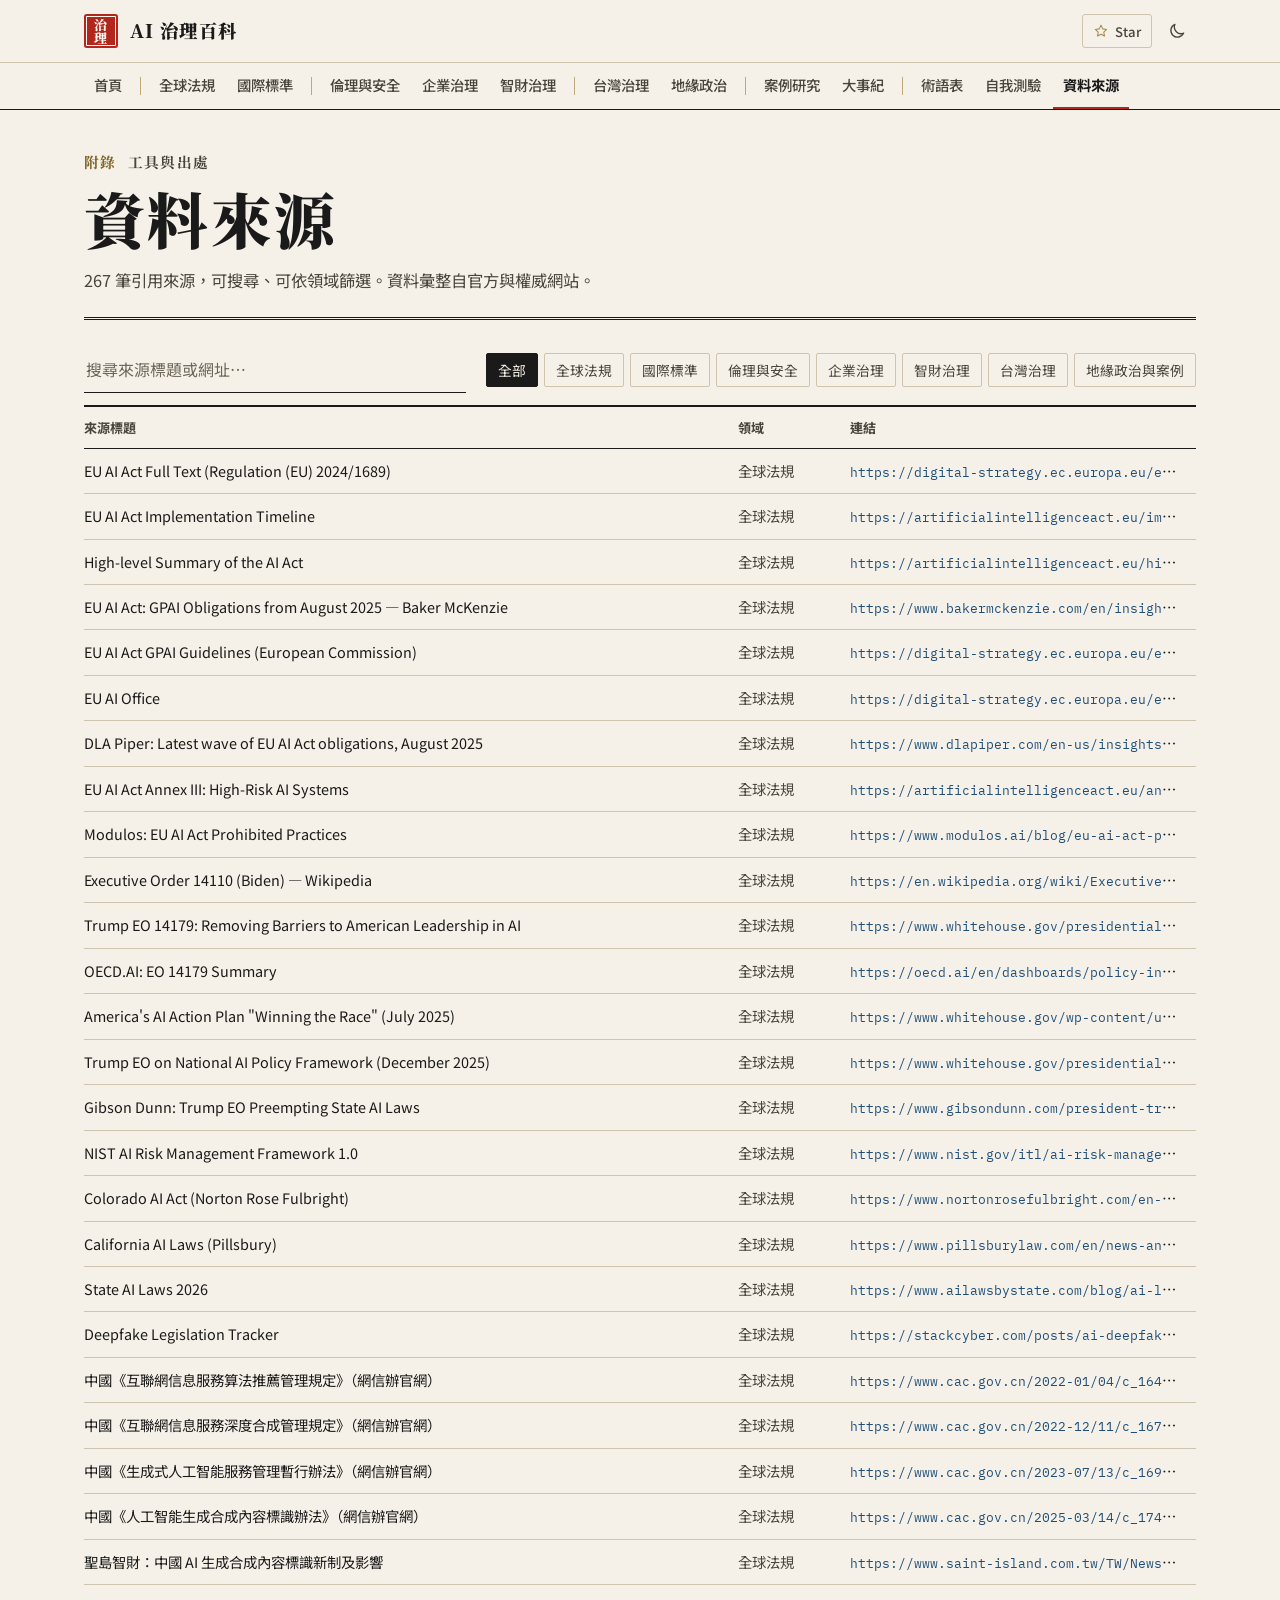
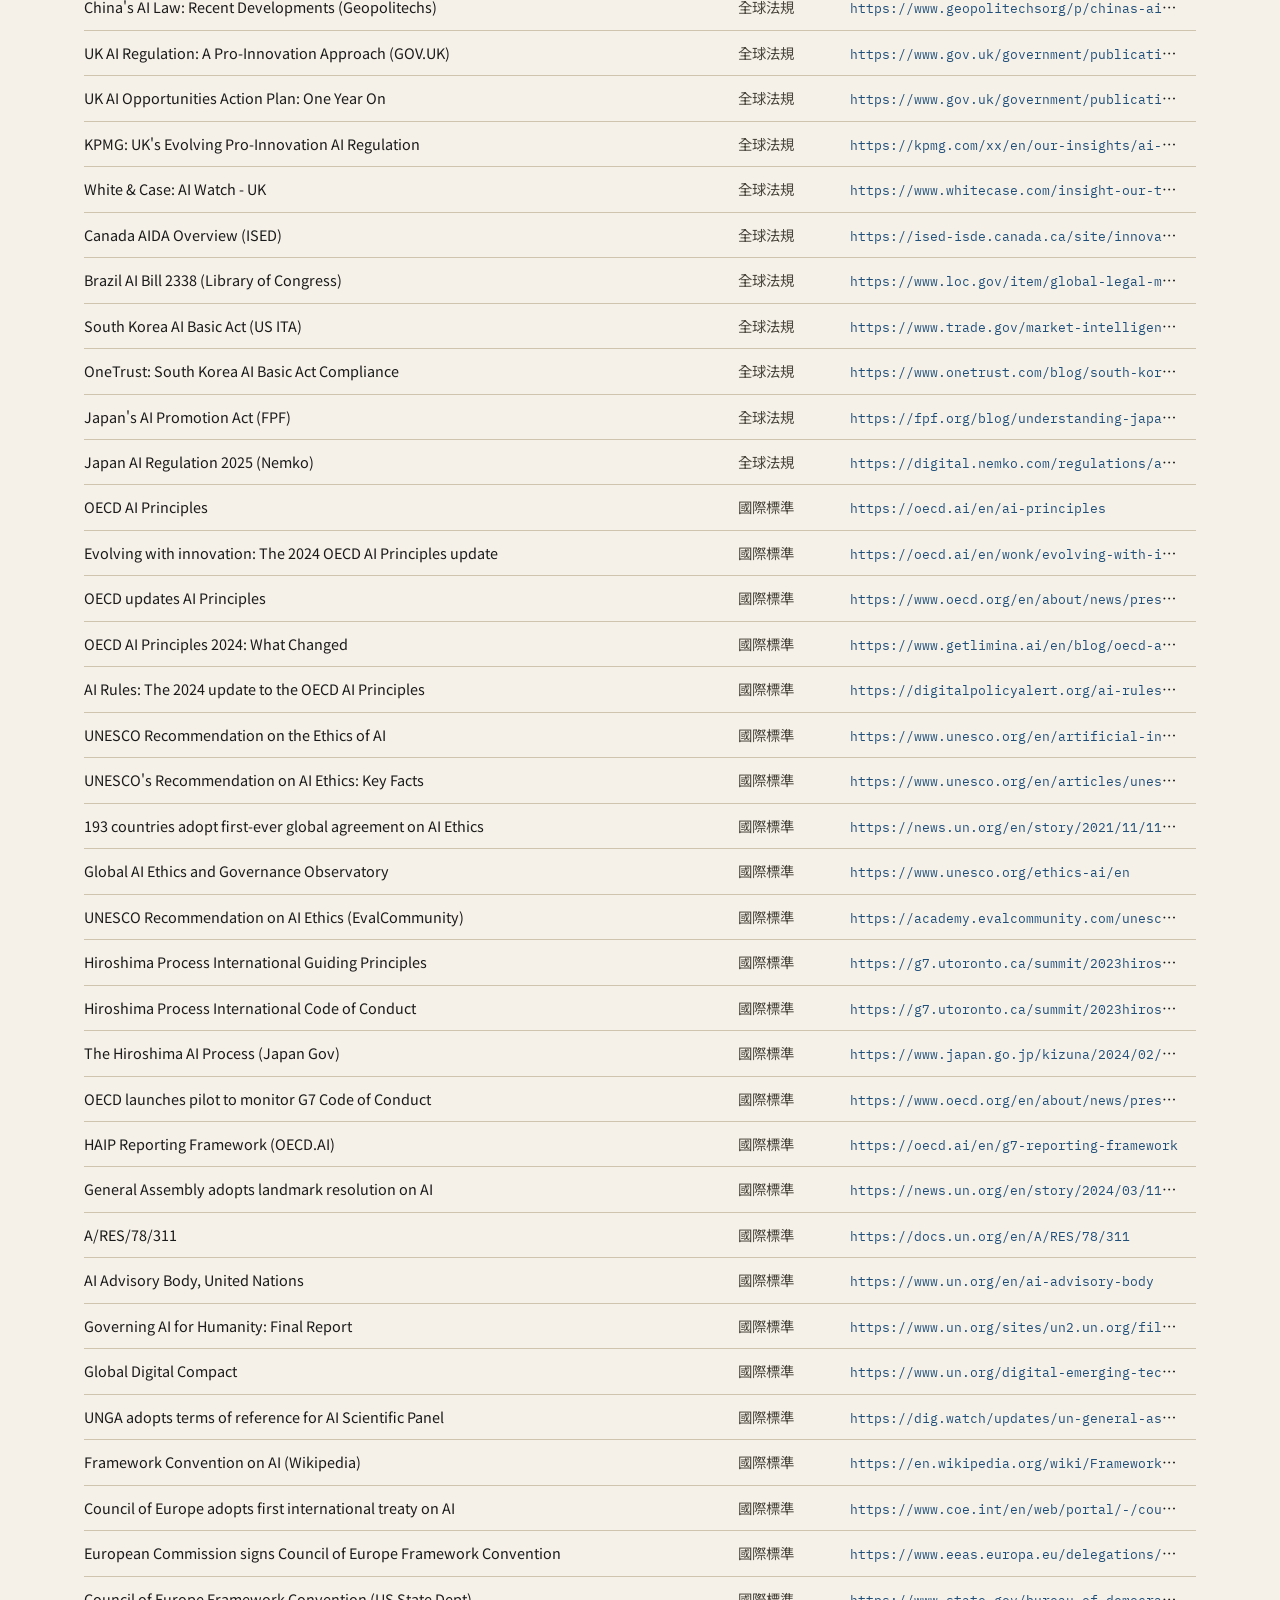
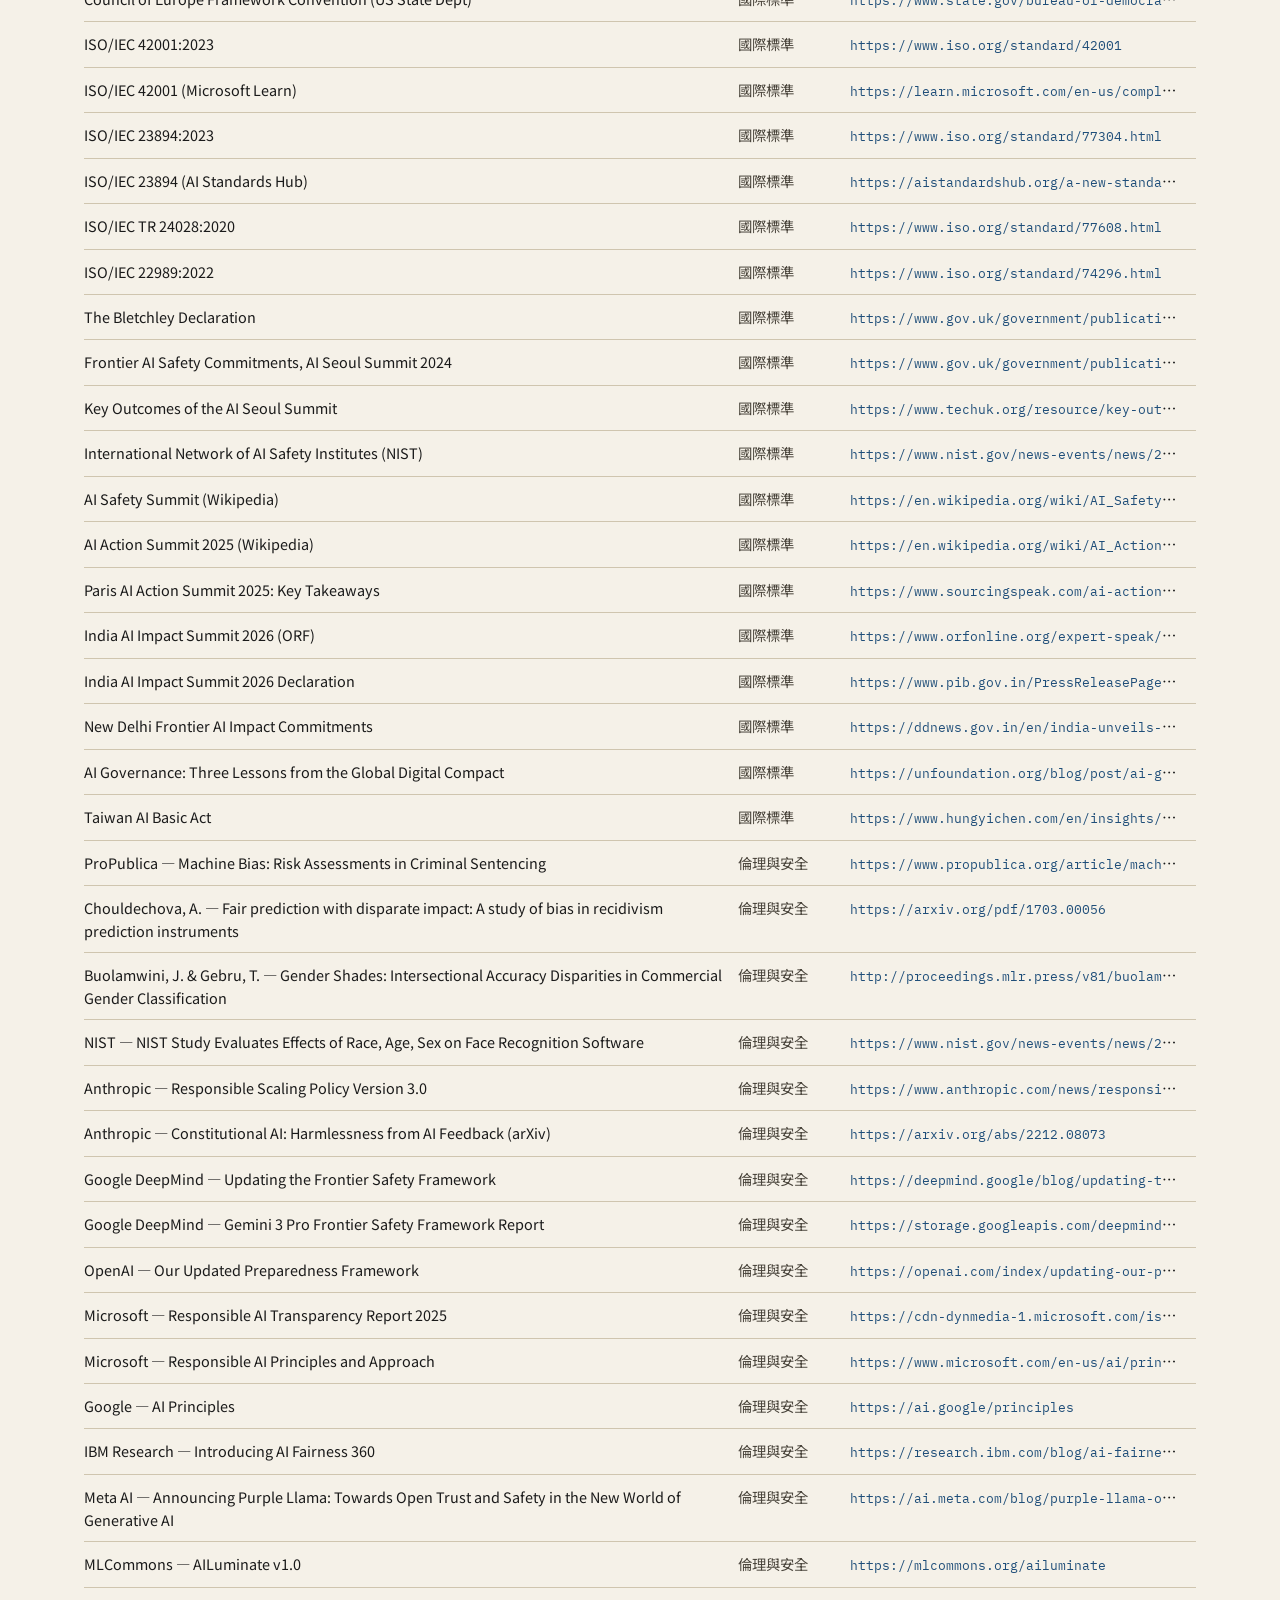
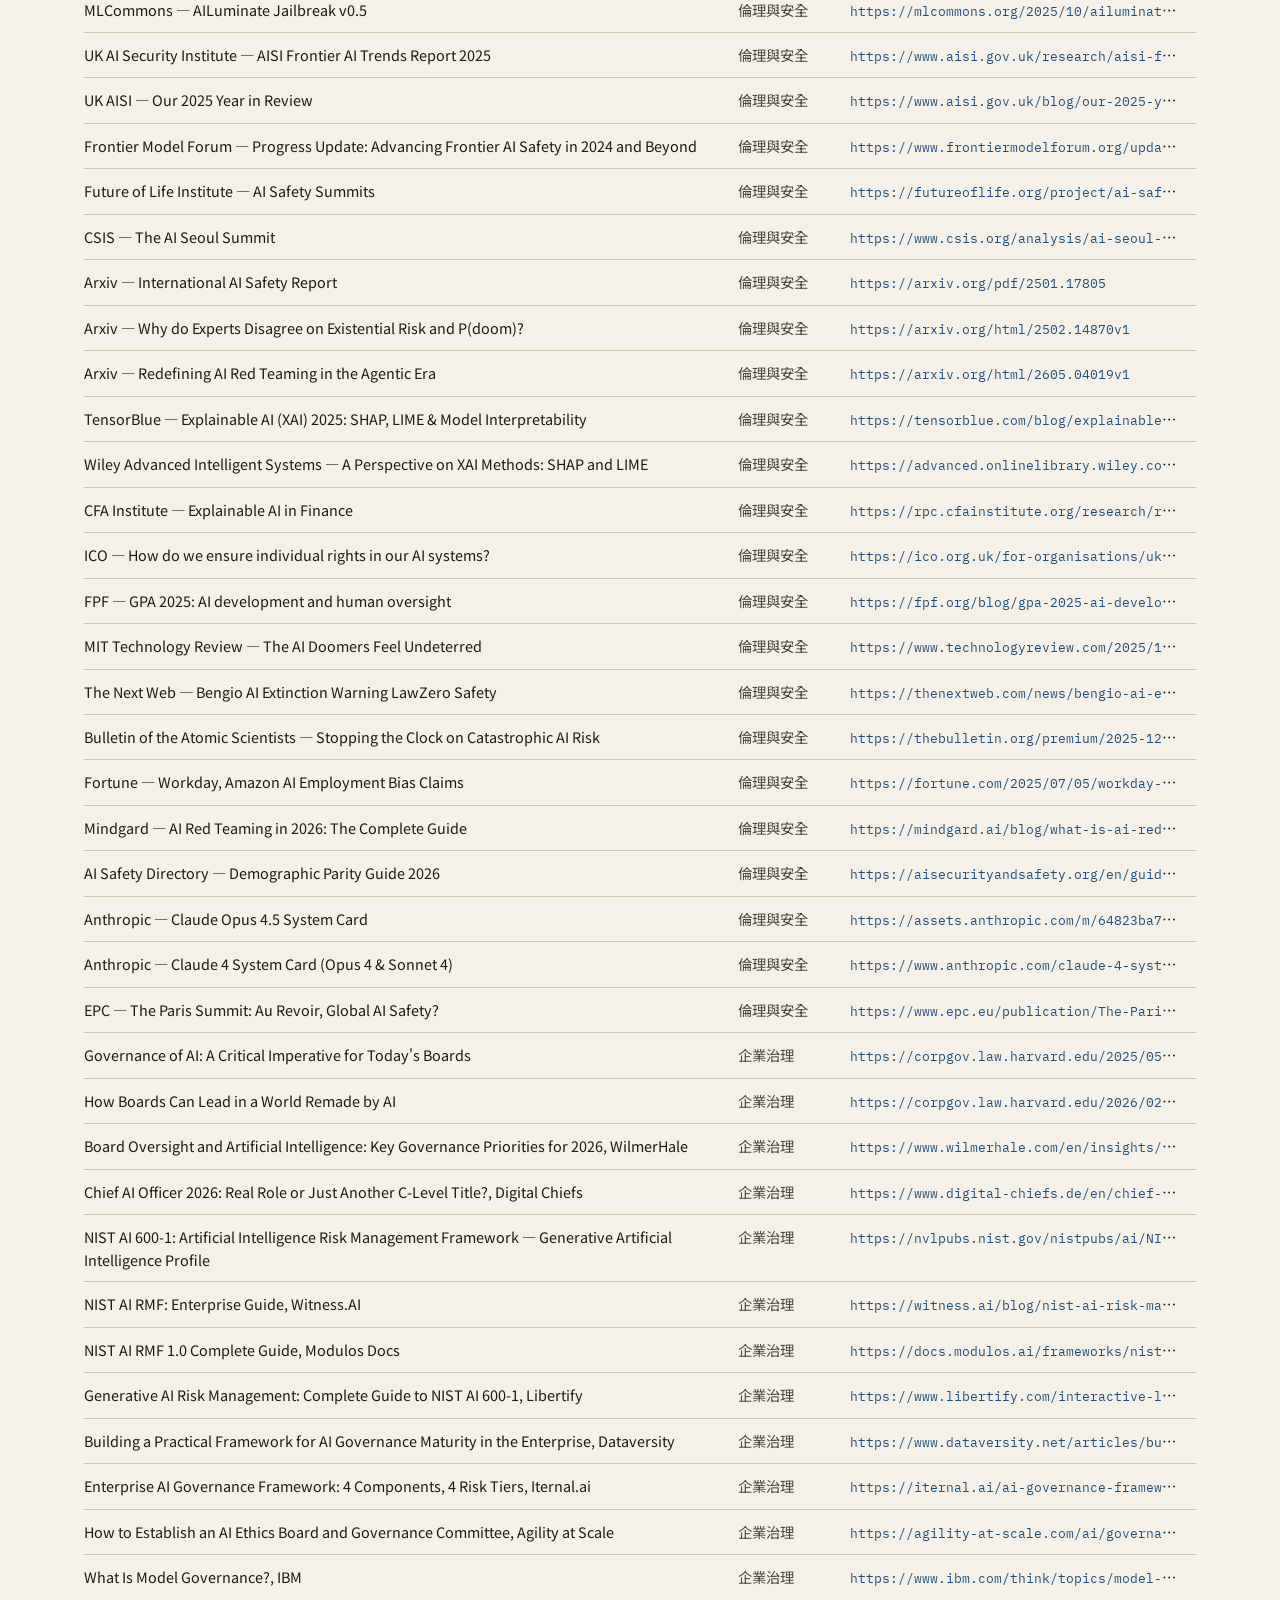
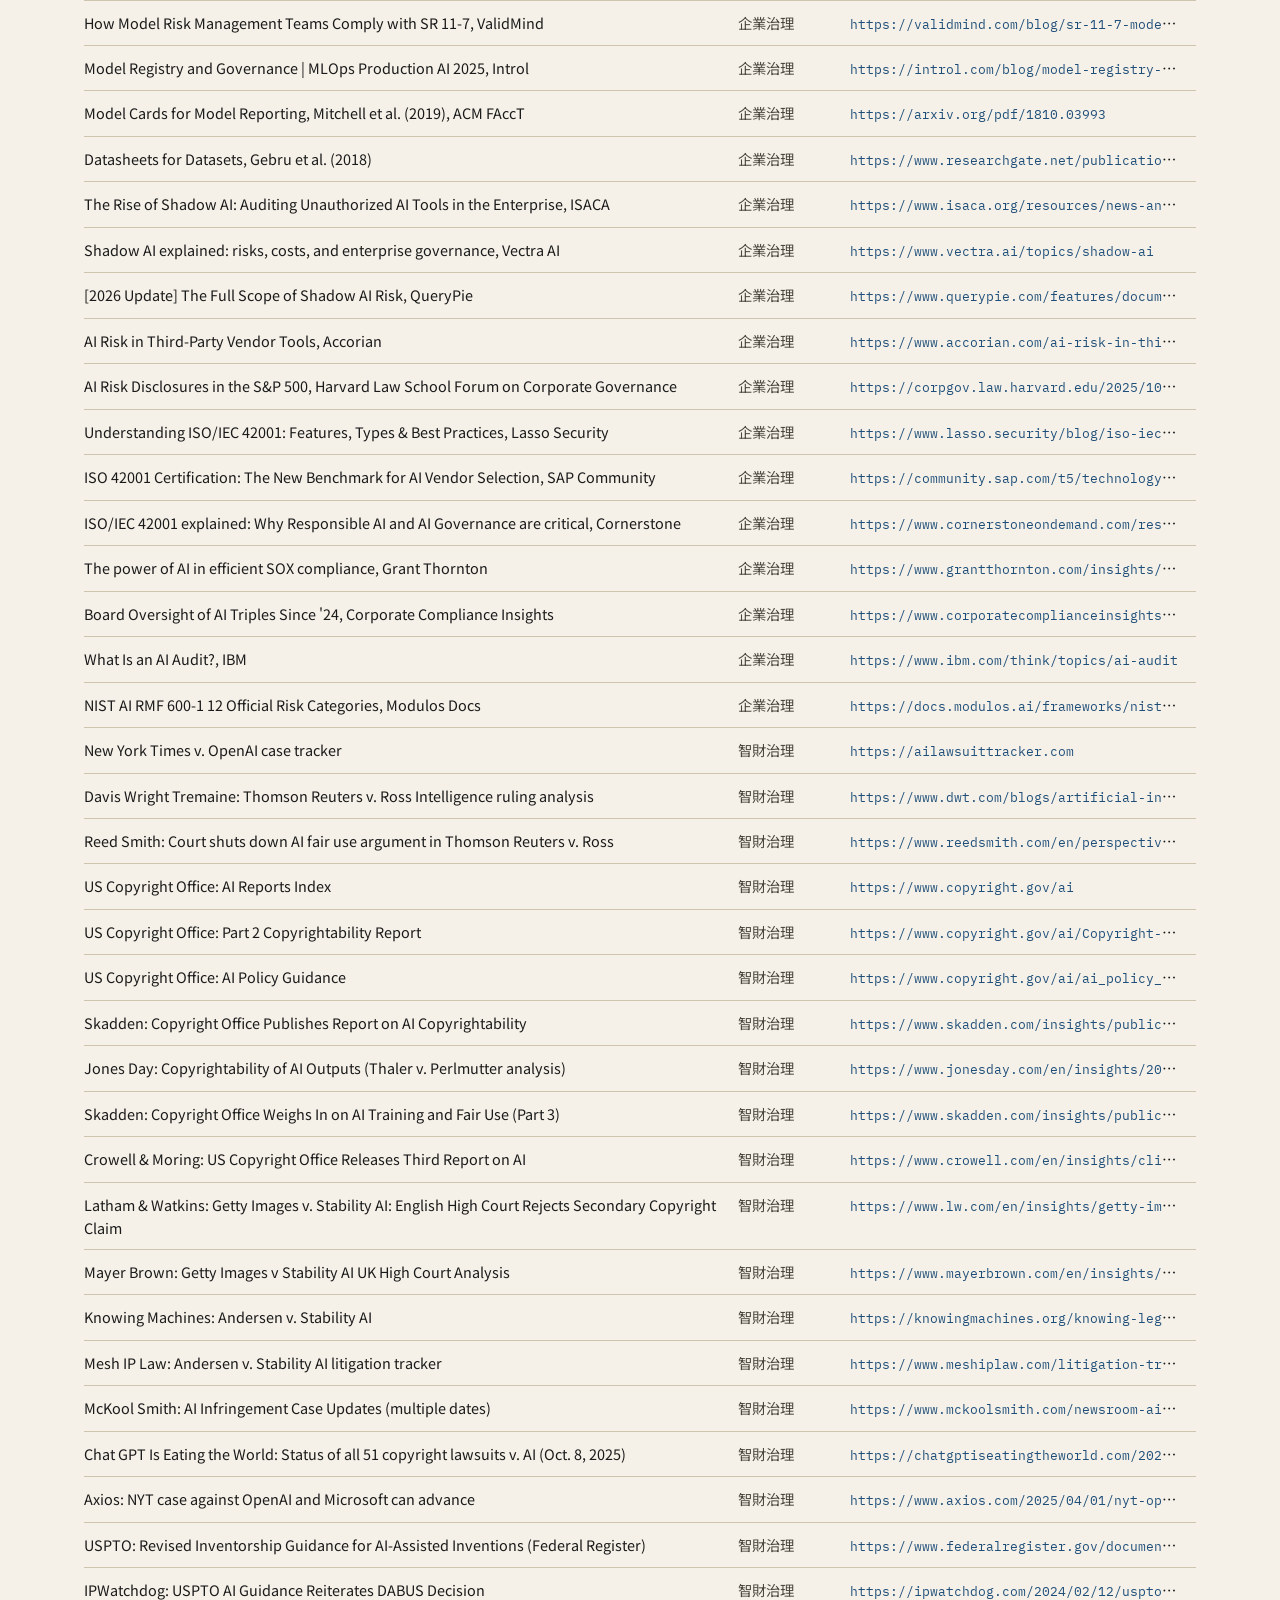
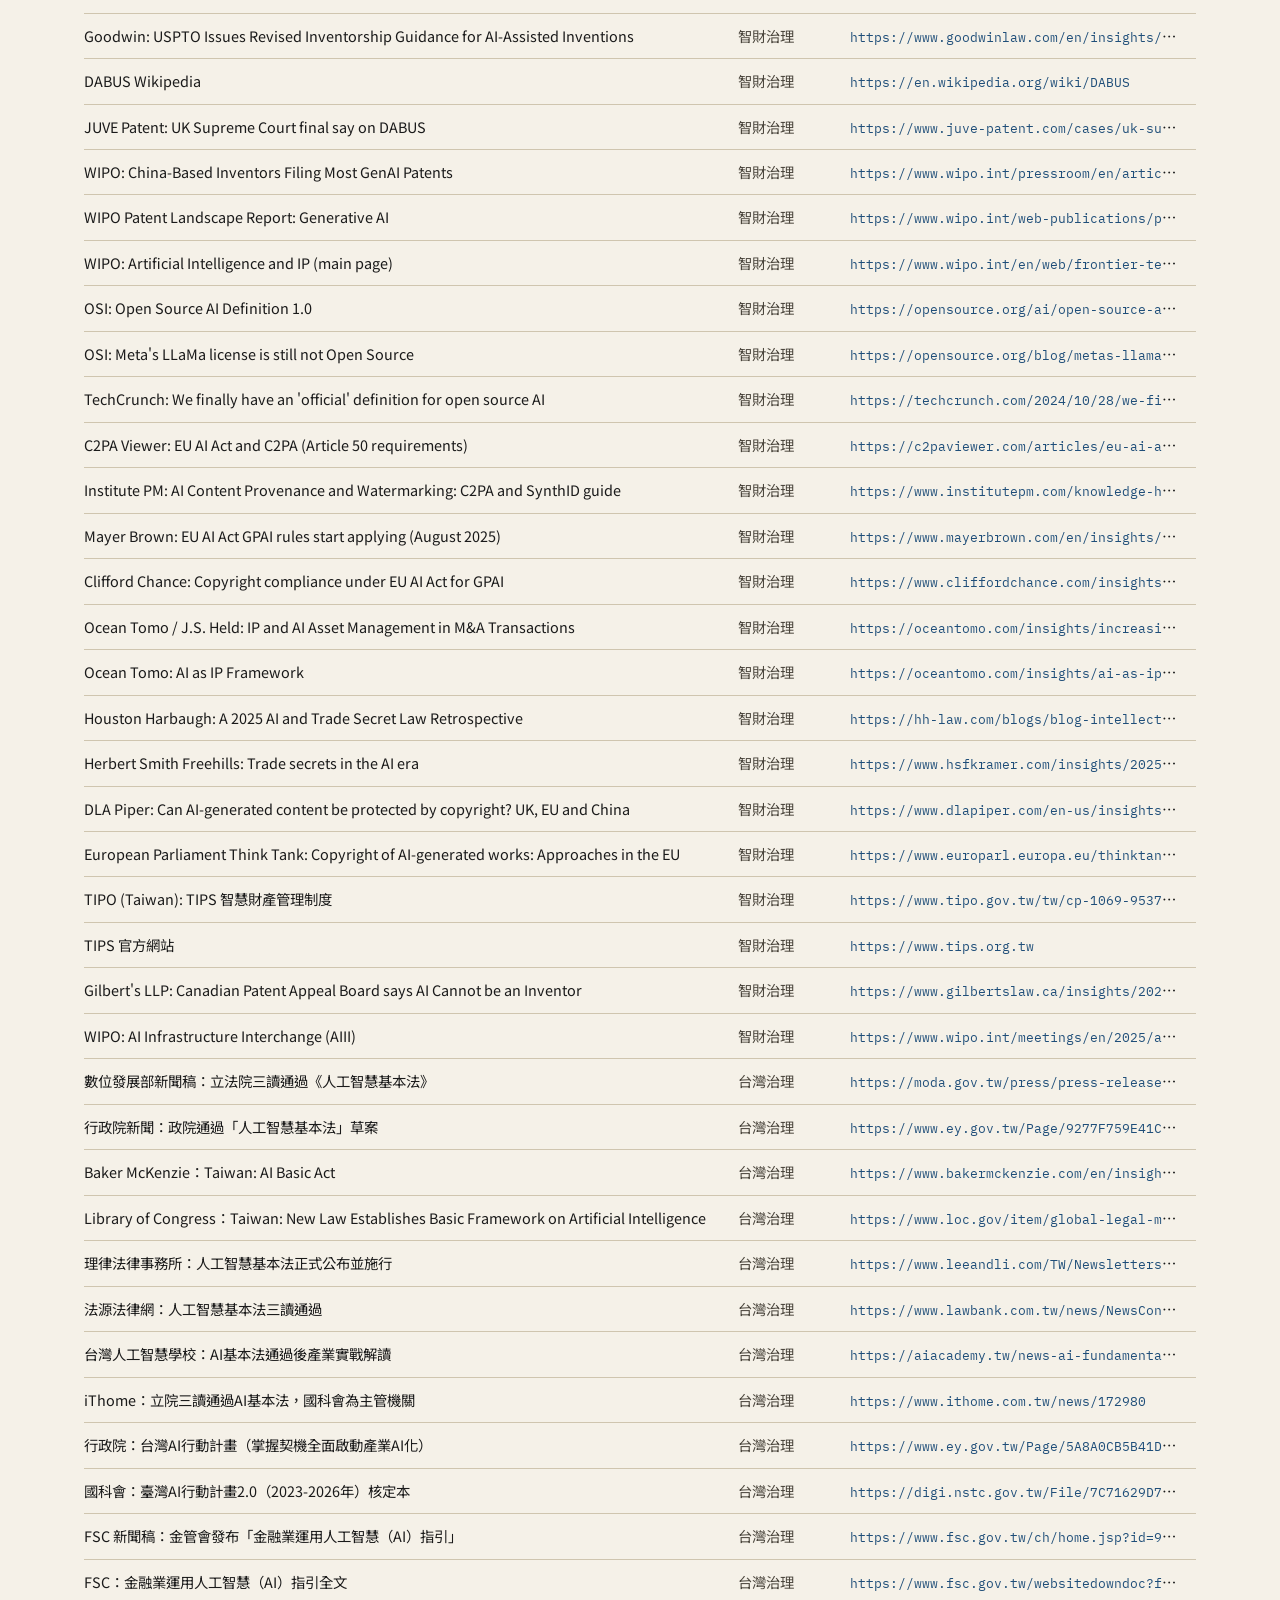
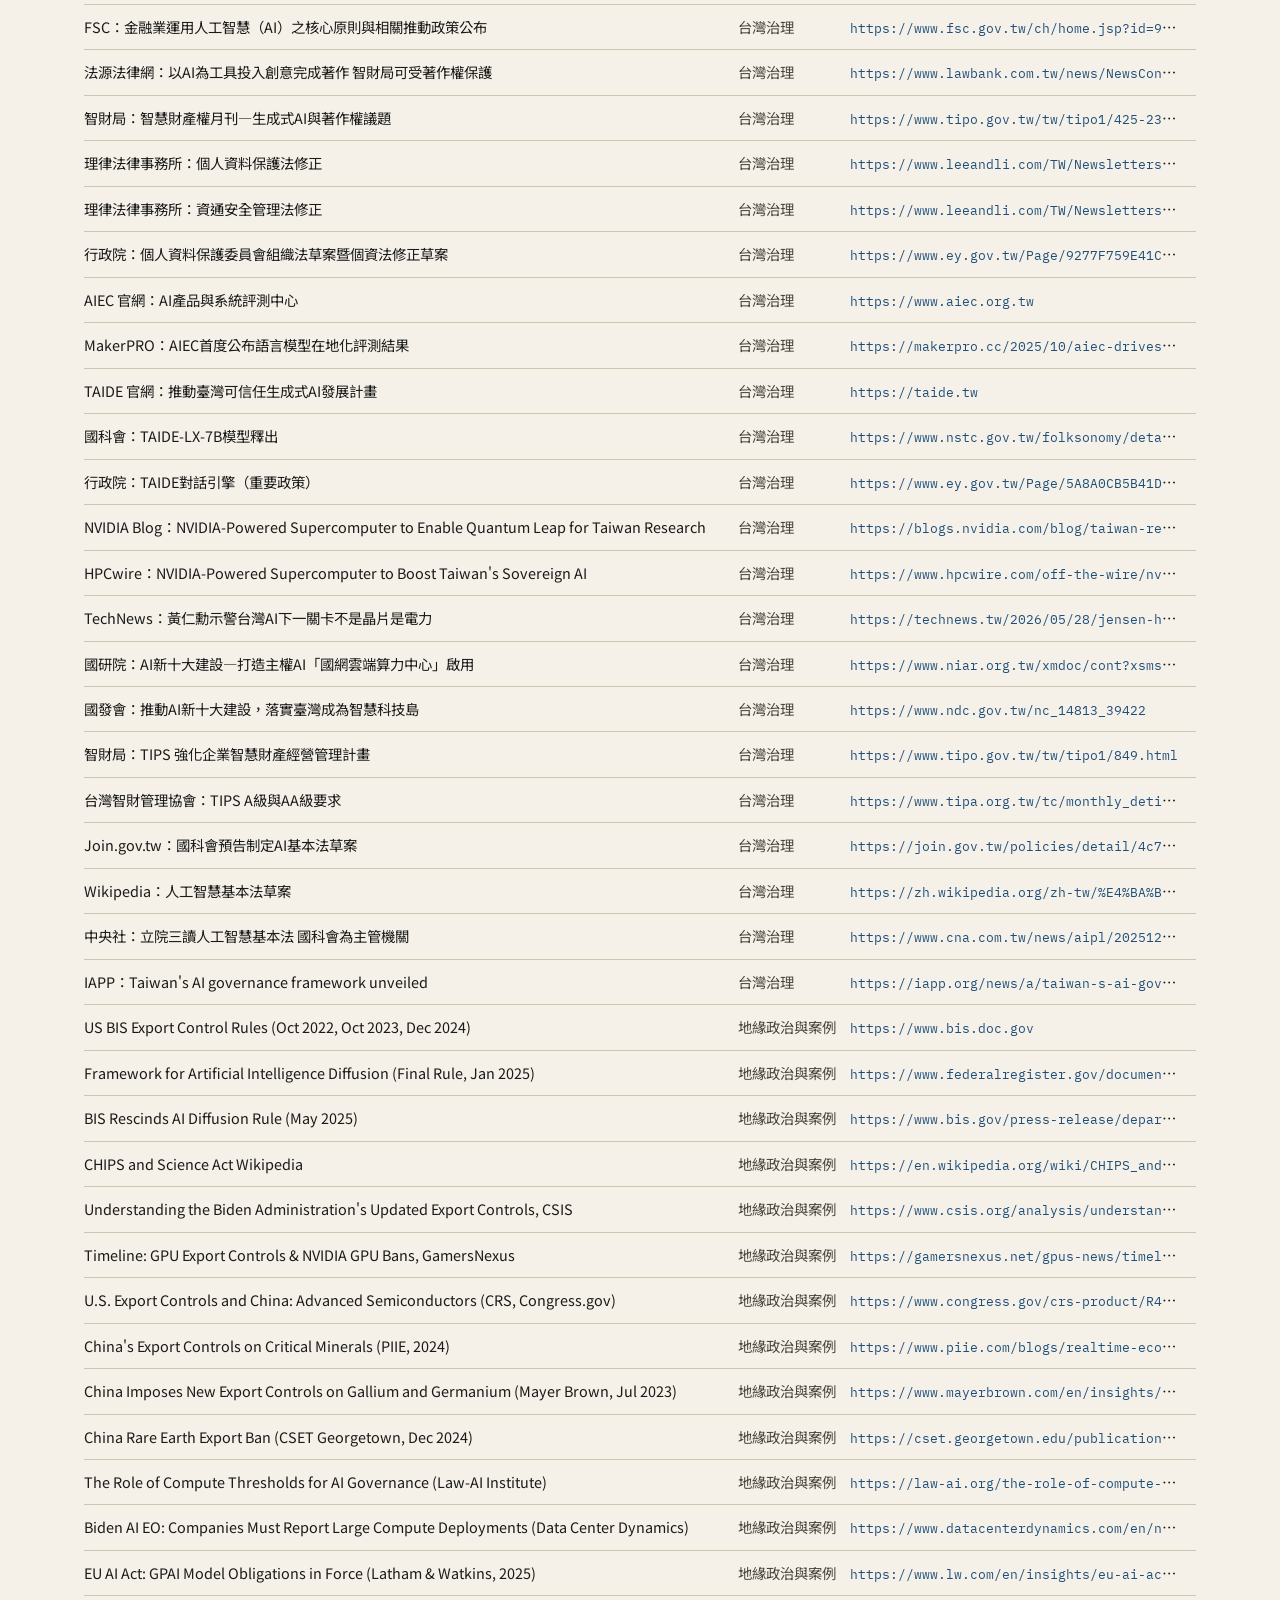
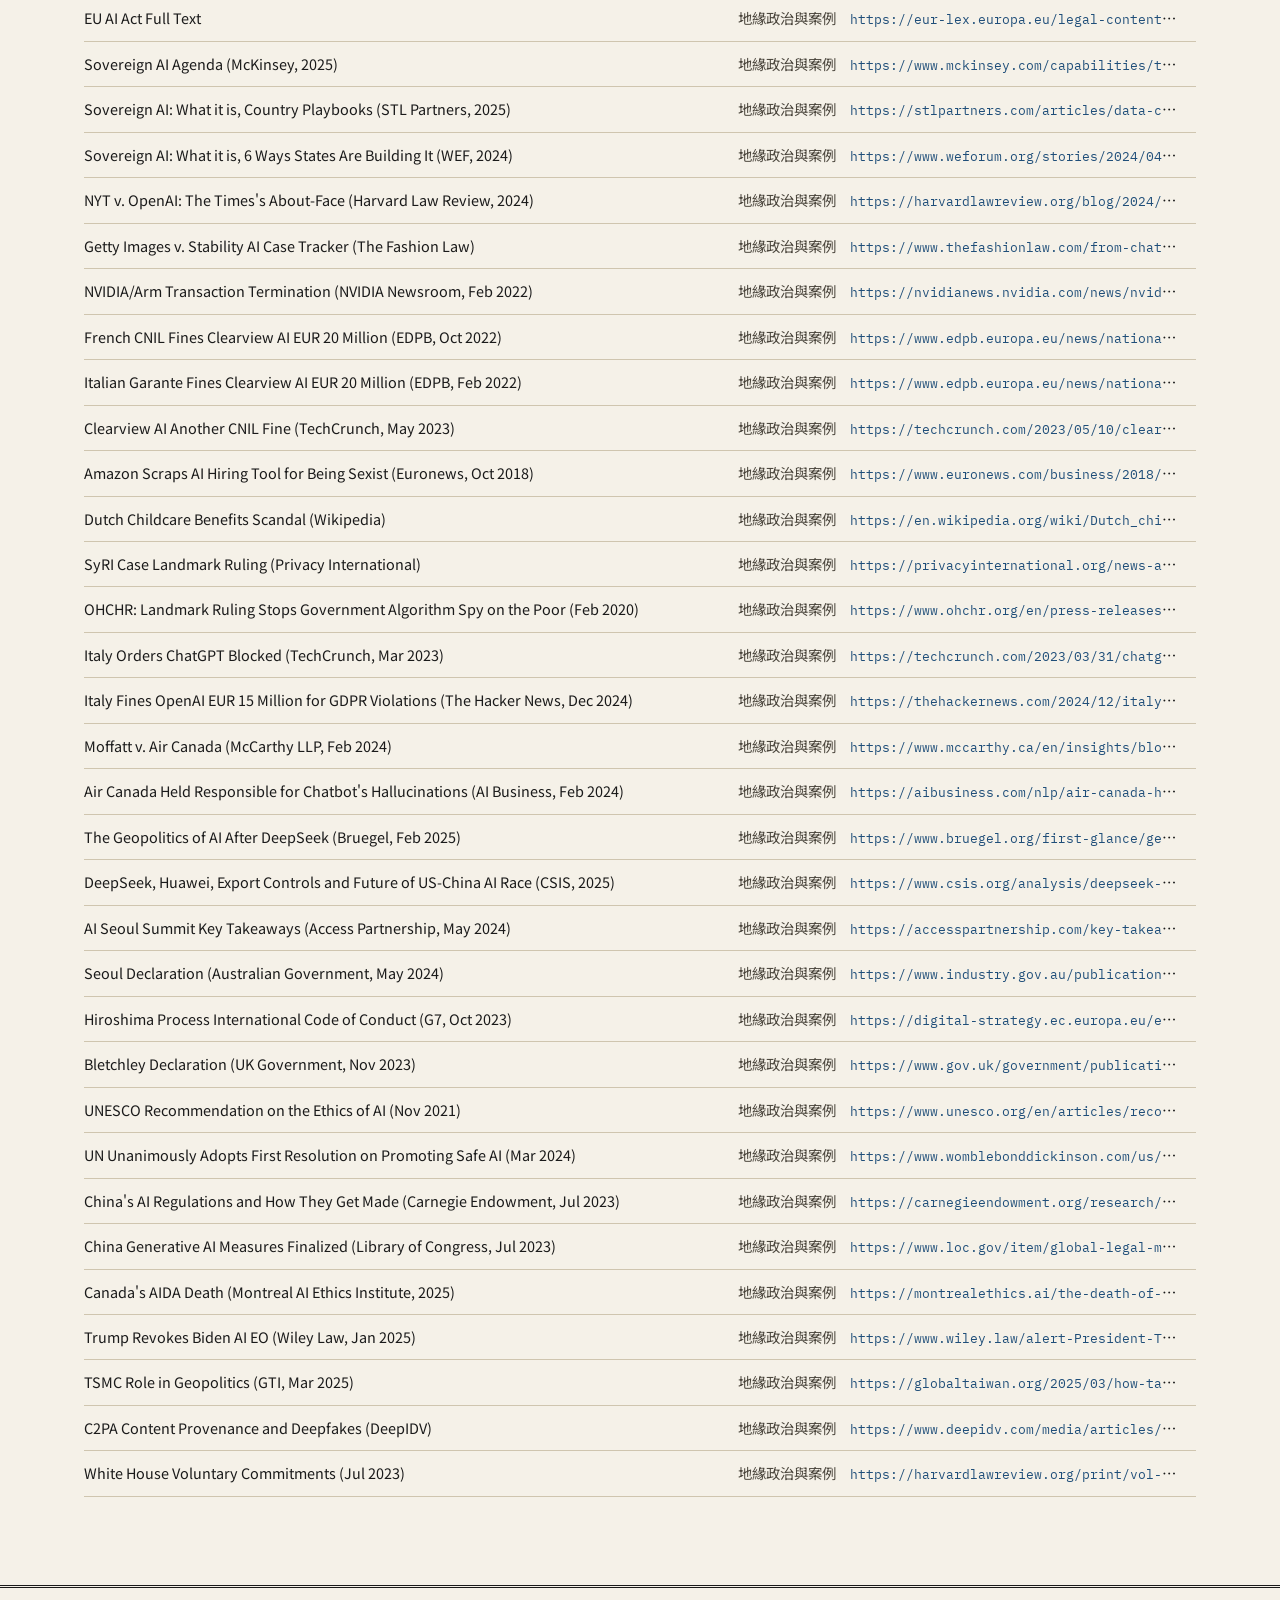
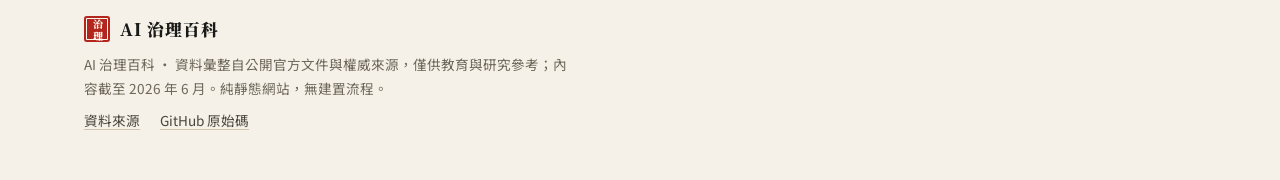
<file: sources.html>
<!DOCTYPE html>
<html lang="zh-Hant" data-theme="light">
<head>
  <meta charset="UTF-8" />
  <!-- Google tag (gtag.js) -->
  <script async src="https://www.googletagmanager.com/gtag/js?id=G-D62TNHK13V"></script>
  <script>
    window.dataLayer = window.dataLayer || [];
    function gtag(){dataLayer.push(arguments);}
    gtag('js', new Date());
    gtag('config', 'G-D62TNHK13V');
  </script>
  <meta name="viewport" content="width=device-width, initial-scale=1.0, viewport-fit=cover" />
  <title>資料來源 · AI 治理百科</title>
  <meta name="description" content="AI 治理資料來源：彙整自官方文件與權威網站的引用清單，可搜尋、可依領域篩選。" />
  <meta name="theme-color" content="#F5F1E8" />
  <link rel="canonical" href="https://ai-governance.peteraim.com/sources.html" />
  <meta property="og:type" content="website" />
  <meta property="og:site_name" content="AI 治理百科" />
  <meta property="og:title" content="資料來源 · AI 治理百科" />
  <meta property="og:description" content="AI 治理資料來源：彙整自官方文件與權威網站的引用清單，可搜尋、可依領域篩選。" />
  <meta property="og:url" content="https://ai-governance.peteraim.com/sources.html" />
  <meta property="og:locale" content="zh_TW" />
  <meta name="twitter:card" content="summary_large_image" />
  <meta name="twitter:title" content="資料來源 · AI 治理百科" />
  <meta name="twitter:description" content="AI 治理資料來源：彙整自官方文件與權威網站的引用清單，可搜尋、可依領域篩選。" />
  <link rel="preconnect" href="https://fonts.googleapis.com" />
  <link rel="preconnect" href="https://fonts.gstatic.com" crossorigin />
  <link href="https://fonts.googleapis.com/css2?family=IBM+Plex+Mono:wght@400;500&family=Libre+Caslon+Display&family=Noto+Sans+TC:wght@400;500;700&family=Noto+Serif+TC:wght@400;700;900&display=swap" rel="stylesheet" />
  <link rel="stylesheet" href="assets/styles.css" />
  <meta property="og:image" content="https://ai-governance.peteraim.com/og-image.png">
  <meta property="og:image:width" content="1200">
  <meta property="og:image:height" content="630">
  <meta name="twitter:image" content="https://ai-governance.peteraim.com/og-image.png">
</head>
<body data-page="sources">
  <main id="page" class="page page--table">
<header class="page-head"><p class="page-head__vol"><span class="page-head__no">附錄</span>工具與出處</p><h1>資料來源</h1><p class="page-head__sub">267 筆引用來源，可搜尋、可依領域篩選。資料彙整自官方與權威網站。</p></header><div class="toolbar"><input id="search" class="search" type="search" autocomplete="off" placeholder="搜尋來源標題或網址…" aria-label="搜尋"><div class="chips" id="tableChips"><button class="chip chip--active" type="button" data-v="">全部</button><button class="chip" type="button" data-v="全球法規">全球法規</button><button class="chip" type="button" data-v="國際標準">國際標準</button><button class="chip" type="button" data-v="倫理與安全">倫理與安全</button><button class="chip" type="button" data-v="企業治理">企業治理</button><button class="chip" type="button" data-v="智財治理">智財治理</button><button class="chip" type="button" data-v="台灣治理">台灣治理</button><button class="chip" type="button" data-v="地緣政治與案例">地緣政治與案例</button></div></div><div class="table-wrap"><table class="data-table" id="dataTable"><thead><tr><th class="th-sort th--text" data-key="title" role="button" tabindex="0" aria-label="依來源標題排序">來源標題</th><th class="th-sort th--tag" data-key="topic" role="button" tabindex="0" aria-label="依領域排序">領域</th><th class="th-sort th--link" data-key="url" role="button" tabindex="0" aria-label="依連結排序">連結</th></tr></thead><tbody><tr data-item=""><td class="td--text">EU AI Act Full Text (Regulation (EU) 2024/1689)</td><td class="td--tag">全球法規</td><td class="td--link"><a class="row-link" href="https://digital-strategy.ec.europa.eu/en/policies/regulatory-framework-ai" target="_blank" rel="noopener">https://digital-strategy.ec.europa.eu/en/policies/regulatory-framework-ai</a></td></tr><tr data-item=""><td class="td--text">EU AI Act Implementation Timeline</td><td class="td--tag">全球法規</td><td class="td--link"><a class="row-link" href="https://artificialintelligenceact.eu/implementation-timeline" target="_blank" rel="noopener">https://artificialintelligenceact.eu/implementation-timeline</a></td></tr><tr data-item=""><td class="td--text">High-level Summary of the AI Act</td><td class="td--tag">全球法規</td><td class="td--link"><a class="row-link" href="https://artificialintelligenceact.eu/high-level-summary" target="_blank" rel="noopener">https://artificialintelligenceact.eu/high-level-summary</a></td></tr><tr data-item=""><td class="td--text">EU AI Act: GPAI Obligations from August 2025 — Baker McKenzie</td><td class="td--tag">全球法規</td><td class="td--link"><a class="row-link" href="https://www.bakermckenzie.com/en/insight/publications/2025/08/general-purpose-ai-obligations" target="_blank" rel="noopener">https://www.bakermckenzie.com/en/insight/publications/2025/08/general-purpose-ai-obligations</a></td></tr><tr data-item=""><td class="td--text">EU AI Act GPAI Guidelines (European Commission)</td><td class="td--tag">全球法規</td><td class="td--link"><a class="row-link" href="https://digital-strategy.ec.europa.eu/en/policies/guidelines-gpai-providers" target="_blank" rel="noopener">https://digital-strategy.ec.europa.eu/en/policies/guidelines-gpai-providers</a></td></tr><tr data-item=""><td class="td--text">EU AI Office</td><td class="td--tag">全球法規</td><td class="td--link"><a class="row-link" href="https://digital-strategy.ec.europa.eu/en/policies/ai-office" target="_blank" rel="noopener">https://digital-strategy.ec.europa.eu/en/policies/ai-office</a></td></tr><tr data-item=""><td class="td--text">DLA Piper: Latest wave of EU AI Act obligations, August 2025</td><td class="td--tag">全球法規</td><td class="td--link"><a class="row-link" href="https://www.dlapiper.com/en-us/insights/publications/2025/08/latest-wave-of-obligations-under-the-eu-ai-act-take-effect" target="_blank" rel="noopener">https://www.dlapiper.com/en-us/insights/publications/2025/08/latest-wave-of-obligations-under-the-eu-ai-act-take-effect</a></td></tr><tr data-item=""><td class="td--text">EU AI Act Annex III: High-Risk AI Systems</td><td class="td--tag">全球法規</td><td class="td--link"><a class="row-link" href="https://artificialintelligenceact.eu/annex/3" target="_blank" rel="noopener">https://artificialintelligenceact.eu/annex/3</a></td></tr><tr data-item=""><td class="td--text">Modulos: EU AI Act Prohibited Practices</td><td class="td--tag">全球法規</td><td class="td--link"><a class="row-link" href="https://www.modulos.ai/blog/eu-ai-act-prohibited-practices" target="_blank" rel="noopener">https://www.modulos.ai/blog/eu-ai-act-prohibited-practices</a></td></tr><tr data-item=""><td class="td--text">Executive Order 14110 (Biden) — Wikipedia</td><td class="td--tag">全球法規</td><td class="td--link"><a class="row-link" href="https://en.wikipedia.org/wiki/Executive_Order_14110" target="_blank" rel="noopener">https://en.wikipedia.org/wiki/Executive_Order_14110</a></td></tr><tr data-item=""><td class="td--text">Trump EO 14179: Removing Barriers to American Leadership in AI</td><td class="td--tag">全球法規</td><td class="td--link"><a class="row-link" href="https://www.whitehouse.gov/presidential-actions/2025/01/removing-barriers-to-american-leadership-in-artificial-intelligence" target="_blank" rel="noopener">https://www.whitehouse.gov/presidential-actions/2025/01/removing-barriers-to-american-leadership-in-artificial-intelligence</a></td></tr><tr data-item=""><td class="td--text">OECD.AI: EO 14179 Summary</td><td class="td--tag">全球法規</td><td class="td--link"><a class="row-link" href="https://oecd.ai/en/dashboards/policy-initiatives/executive-order-14179-removing-barriers-to-american-leadership-in-ai" target="_blank" rel="noopener">https://oecd.ai/en/dashboards/policy-initiatives/executive-order-14179-removing-barriers-to-american-leadership-in-ai</a></td></tr><tr data-item=""><td class="td--text">America's AI Action Plan "Winning the Race" (July 2025)</td><td class="td--tag">全球法規</td><td class="td--link"><a class="row-link" href="https://www.whitehouse.gov/wp-content/uploads/2025/07/Americas-AI-Action-Plan.pdf" target="_blank" rel="noopener">https://www.whitehouse.gov/wp-content/uploads/2025/07/Americas-AI-Action-Plan.pdf</a></td></tr><tr data-item=""><td class="td--text">Trump EO on National AI Policy Framework (December 2025)</td><td class="td--tag">全球法規</td><td class="td--link"><a class="row-link" href="https://www.whitehouse.gov/presidential-actions/2025/12/eliminating-state-law-obstruction-of-national-artificial-intelligence-policy" target="_blank" rel="noopener">https://www.whitehouse.gov/presidential-actions/2025/12/eliminating-state-law-obstruction-of-national-artificial-intelligence-policy</a></td></tr><tr data-item=""><td class="td--text">Gibson Dunn: Trump EO Preempting State AI Laws</td><td class="td--tag">全球法規</td><td class="td--link"><a class="row-link" href="https://www.gibsondunn.com/president-trump-latest-executive-order-on-ai-seeks-to-preempt-state-laws" target="_blank" rel="noopener">https://www.gibsondunn.com/president-trump-latest-executive-order-on-ai-seeks-to-preempt-state-laws</a></td></tr><tr data-item=""><td class="td--text">NIST AI Risk Management Framework 1.0</td><td class="td--tag">全球法規</td><td class="td--link"><a class="row-link" href="https://www.nist.gov/itl/ai-risk-management-framework" target="_blank" rel="noopener">https://www.nist.gov/itl/ai-risk-management-framework</a></td></tr><tr data-item=""><td class="td--text">Colorado AI Act (Norton Rose Fulbright)</td><td class="td--tag">全球法規</td><td class="td--link"><a class="row-link" href="https://www.nortonrosefulbright.com/en-us/knowledge/publications/18733d31/colorado-enacts-revised-ai-law" target="_blank" rel="noopener">https://www.nortonrosefulbright.com/en-us/knowledge/publications/18733d31/colorado-enacts-revised-ai-law</a></td></tr><tr data-item=""><td class="td--text">California AI Laws (Pillsbury)</td><td class="td--tag">全球法規</td><td class="td--link"><a class="row-link" href="https://www.pillsburylaw.com/en/news-and-insights/sb-1047-california-ai-laws.html" target="_blank" rel="noopener">https://www.pillsburylaw.com/en/news-and-insights/sb-1047-california-ai-laws.html</a></td></tr><tr data-item=""><td class="td--text">State AI Laws 2026</td><td class="td--tag">全球法規</td><td class="td--link"><a class="row-link" href="https://www.ailawsbystate.com/blog/ai-laws-by-state-complete-guide-2026" target="_blank" rel="noopener">https://www.ailawsbystate.com/blog/ai-laws-by-state-complete-guide-2026</a></td></tr><tr data-item=""><td class="td--text">Deepfake Legislation Tracker</td><td class="td--tag">全球法規</td><td class="td--link"><a class="row-link" href="https://stackcyber.com/posts/ai-deepfake-laws" target="_blank" rel="noopener">https://stackcyber.com/posts/ai-deepfake-laws</a></td></tr><tr data-item=""><td class="td--text">中國《互聯網信息服務算法推薦管理規定》（網信辦官網）</td><td class="td--tag">全球法規</td><td class="td--link"><a class="row-link" href="https://www.cac.gov.cn/2022-01/04/c_1642894606364259.htm" target="_blank" rel="noopener">https://www.cac.gov.cn/2022-01/04/c_1642894606364259.htm</a></td></tr><tr data-item=""><td class="td--text">中國《互聯網信息服務深度合成管理規定》（網信辦官網）</td><td class="td--tag">全球法規</td><td class="td--link"><a class="row-link" href="https://www.cac.gov.cn/2022-12/11/c_1672221949354811.htm" target="_blank" rel="noopener">https://www.cac.gov.cn/2022-12/11/c_1672221949354811.htm</a></td></tr><tr data-item=""><td class="td--text">中國《生成式人工智能服務管理暫行辦法》（網信辦官網）</td><td class="td--tag">全球法規</td><td class="td--link"><a class="row-link" href="https://www.cac.gov.cn/2023-07/13/c_1690898326795531.htm" target="_blank" rel="noopener">https://www.cac.gov.cn/2023-07/13/c_1690898326795531.htm</a></td></tr><tr data-item=""><td class="td--text">中國《人工智能生成合成內容標識辦法》（網信辦官網）</td><td class="td--tag">全球法規</td><td class="td--link"><a class="row-link" href="https://www.cac.gov.cn/2025-03/14/c_1743654684782215.htm" target="_blank" rel="noopener">https://www.cac.gov.cn/2025-03/14/c_1743654684782215.htm</a></td></tr><tr data-item=""><td class="td--text">聖島智財：中國 AI 生成合成內容標識新制及影響</td><td class="td--tag">全球法規</td><td class="td--link"><a class="row-link" href="https://www.saint-island.com.tw/TW/News/News_Info.aspx?IT=News_1&amp;CID=266&amp;ID=143289" target="_blank" rel="noopener">https://www.saint-island.com.tw/TW/News/News_Info.aspx?IT=News_1&amp;CID=266&amp;ID=143289</a></td></tr><tr data-item=""><td class="td--text">China's AI Law: Recent Developments (Geopolitechs)</td><td class="td--tag">全球法規</td><td class="td--link"><a class="row-link" href="https://www.geopolitechsorg/p/chinas-ai-law-recent-developments" target="_blank" rel="noopener">https://www.geopolitechsorg/p/chinas-ai-law-recent-developments</a></td></tr><tr data-item=""><td class="td--text">UK AI Regulation: A Pro-Innovation Approach (GOV.UK)</td><td class="td--tag">全球法規</td><td class="td--link"><a class="row-link" href="https://www.gov.uk/government/publications/ai-regulation-a-pro-innovation-approach" target="_blank" rel="noopener">https://www.gov.uk/government/publications/ai-regulation-a-pro-innovation-approach</a></td></tr><tr data-item=""><td class="td--text">UK AI Opportunities Action Plan: One Year On</td><td class="td--tag">全球法規</td><td class="td--link"><a class="row-link" href="https://www.gov.uk/government/publications/ai-opportunities-action-plan-one-year-on" target="_blank" rel="noopener">https://www.gov.uk/government/publications/ai-opportunities-action-plan-one-year-on</a></td></tr><tr data-item=""><td class="td--text">KPMG: UK's Evolving Pro-Innovation AI Regulation</td><td class="td--tag">全球法規</td><td class="td--link"><a class="row-link" href="https://kpmg.com/xx/en/our-insights/ai-and-technology/the-uk-s-evolving-pro-innovation-approach-to-ai-regulation.html" target="_blank" rel="noopener">https://kpmg.com/xx/en/our-insights/ai-and-technology/the-uk-s-evolving-pro-innovation-approach-to-ai-regulation.html</a></td></tr><tr data-item=""><td class="td--text">White &amp; Case: AI Watch - UK</td><td class="td--tag">全球法規</td><td class="td--link"><a class="row-link" href="https://www.whitecase.com/insight-our-thinking/ai-watch-global-regulatory-tracker-united-kingdom" target="_blank" rel="noopener">https://www.whitecase.com/insight-our-thinking/ai-watch-global-regulatory-tracker-united-kingdom</a></td></tr><tr data-item=""><td class="td--text">Canada AIDA Overview (ISED)</td><td class="td--tag">全球法規</td><td class="td--link"><a class="row-link" href="https://ised-isde.canada.ca/site/innovation-better-canada/en/artificial-intelligence-and-data-act" target="_blank" rel="noopener">https://ised-isde.canada.ca/site/innovation-better-canada/en/artificial-intelligence-and-data-act</a></td></tr><tr data-item=""><td class="td--text">Brazil AI Bill 2338 (Library of Congress)</td><td class="td--tag">全球法規</td><td class="td--link"><a class="row-link" href="https://www.loc.gov/item/global-legal-monitor/2025-05-23/brazil-senate-advances-discussions-on-bill-to-regulate-ai-use" target="_blank" rel="noopener">https://www.loc.gov/item/global-legal-monitor/2025-05-23/brazil-senate-advances-discussions-on-bill-to-regulate-ai-use</a></td></tr><tr data-item=""><td class="td--text">South Korea AI Basic Act (US ITA)</td><td class="td--tag">全球法規</td><td class="td--link"><a class="row-link" href="https://www.trade.gov/market-intelligence/south-korea-artificial-intelligence-ai-basic-act" target="_blank" rel="noopener">https://www.trade.gov/market-intelligence/south-korea-artificial-intelligence-ai-basic-act</a></td></tr><tr data-item=""><td class="td--text">OneTrust: South Korea AI Basic Act Compliance</td><td class="td--tag">全球法規</td><td class="td--link"><a class="row-link" href="https://www.onetrust.com/blog/south-koreas-new-ai-law-what-it-means-for-organizations-and-how-to-prepare" target="_blank" rel="noopener">https://www.onetrust.com/blog/south-koreas-new-ai-law-what-it-means-for-organizations-and-how-to-prepare</a></td></tr><tr data-item=""><td class="td--text">Japan's AI Promotion Act (FPF)</td><td class="td--tag">全球法規</td><td class="td--link"><a class="row-link" href="https://fpf.org/blog/understanding-japans-ai-promotion-act-an-innovation-first-blueprint-for-ai-regulation" target="_blank" rel="noopener">https://fpf.org/blog/understanding-japans-ai-promotion-act-an-innovation-first-blueprint-for-ai-regulation</a></td></tr><tr data-item=""><td class="td--text">Japan AI Regulation 2025 (Nemko)</td><td class="td--tag">全球法規</td><td class="td--link"><a class="row-link" href="https://digital.nemko.com/regulations/ai-regulation-japan" target="_blank" rel="noopener">https://digital.nemko.com/regulations/ai-regulation-japan</a></td></tr><tr data-item=""><td class="td--text">OECD AI Principles</td><td class="td--tag">國際標準</td><td class="td--link"><a class="row-link" href="https://oecd.ai/en/ai-principles" target="_blank" rel="noopener">https://oecd.ai/en/ai-principles</a></td></tr><tr data-item=""><td class="td--text">Evolving with innovation: The 2024 OECD AI Principles update</td><td class="td--tag">國際標準</td><td class="td--link"><a class="row-link" href="https://oecd.ai/en/wonk/evolving-with-innovation-the-2024-oecd-ai-principles-update" target="_blank" rel="noopener">https://oecd.ai/en/wonk/evolving-with-innovation-the-2024-oecd-ai-principles-update</a></td></tr><tr data-item=""><td class="td--text">OECD updates AI Principles</td><td class="td--tag">國際標準</td><td class="td--link"><a class="row-link" href="https://www.oecd.org/en/about/news/press-releases/2024/05/oecd-updates-ai-principles-to-stay-abreast-of-rapid-technological-developments.html" target="_blank" rel="noopener">https://www.oecd.org/en/about/news/press-releases/2024/05/oecd-updates-ai-principles-to-stay-abreast-of-rapid-technological-developments.html</a></td></tr><tr data-item=""><td class="td--text">OECD AI Principles 2024: What Changed</td><td class="td--tag">國際標準</td><td class="td--link"><a class="row-link" href="https://www.getlimina.ai/en/blog/oecd-ai-principles-2024" target="_blank" rel="noopener">https://www.getlimina.ai/en/blog/oecd-ai-principles-2024</a></td></tr><tr data-item=""><td class="td--text">AI Rules: The 2024 update to the OECD AI Principles</td><td class="td--tag">國際標準</td><td class="td--link"><a class="row-link" href="https://digitalpolicyalert.org/ai-rules/2024-update-OECD-principles" target="_blank" rel="noopener">https://digitalpolicyalert.org/ai-rules/2024-update-OECD-principles</a></td></tr><tr data-item=""><td class="td--text">UNESCO Recommendation on the Ethics of AI</td><td class="td--tag">國際標準</td><td class="td--link"><a class="row-link" href="https://www.unesco.org/en/artificial-intelligence/recommendation-ethics" target="_blank" rel="noopener">https://www.unesco.org/en/artificial-intelligence/recommendation-ethics</a></td></tr><tr data-item=""><td class="td--text">UNESCO's Recommendation on AI Ethics: Key Facts</td><td class="td--tag">國際標準</td><td class="td--link"><a class="row-link" href="https://www.unesco.org/en/articles/unescos-recommendation-ethics-artificial-intelligence-key-facts" target="_blank" rel="noopener">https://www.unesco.org/en/articles/unescos-recommendation-ethics-artificial-intelligence-key-facts</a></td></tr><tr data-item=""><td class="td--text">193 countries adopt first-ever global agreement on AI Ethics</td><td class="td--tag">國際標準</td><td class="td--link"><a class="row-link" href="https://news.un.org/en/story/2021/11/1106612" target="_blank" rel="noopener">https://news.un.org/en/story/2021/11/1106612</a></td></tr><tr data-item=""><td class="td--text">Global AI Ethics and Governance Observatory</td><td class="td--tag">國際標準</td><td class="td--link"><a class="row-link" href="https://www.unesco.org/ethics-ai/en" target="_blank" rel="noopener">https://www.unesco.org/ethics-ai/en</a></td></tr><tr data-item=""><td class="td--text">UNESCO Recommendation on AI Ethics (EvalCommunity)</td><td class="td--tag">國際標準</td><td class="td--link"><a class="row-link" href="https://academy.evalcommunity.com/unesco-recommendation-on-ai-ethics" target="_blank" rel="noopener">https://academy.evalcommunity.com/unesco-recommendation-on-ai-ethics</a></td></tr><tr data-item=""><td class="td--text">Hiroshima Process International Guiding Principles</td><td class="td--tag">國際標準</td><td class="td--link"><a class="row-link" href="https://g7.utoronto.ca/summit/2023hiroshima/231030-ai-principles.html" target="_blank" rel="noopener">https://g7.utoronto.ca/summit/2023hiroshima/231030-ai-principles.html</a></td></tr><tr data-item=""><td class="td--text">Hiroshima Process International Code of Conduct</td><td class="td--tag">國際標準</td><td class="td--link"><a class="row-link" href="https://g7.utoronto.ca/summit/2023hiroshima/231030-ai-code-of-conduct.html" target="_blank" rel="noopener">https://g7.utoronto.ca/summit/2023hiroshima/231030-ai-code-of-conduct.html</a></td></tr><tr data-item=""><td class="td--text">The Hiroshima AI Process (Japan Gov)</td><td class="td--tag">國際標準</td><td class="td--link"><a class="row-link" href="https://www.japan.go.jp/kizuna/2024/02/hiroshima_ai_process.html" target="_blank" rel="noopener">https://www.japan.go.jp/kizuna/2024/02/hiroshima_ai_process.html</a></td></tr><tr data-item=""><td class="td--text">OECD launches pilot to monitor G7 Code of Conduct</td><td class="td--tag">國際標準</td><td class="td--link"><a class="row-link" href="https://www.oecd.org/en/about/news/press-releases/2024/07/oecd-launches-pilot-to-monitor-application-of-g7-code-of-conduct-on-advanced-ai-development.html" target="_blank" rel="noopener">https://www.oecd.org/en/about/news/press-releases/2024/07/oecd-launches-pilot-to-monitor-application-of-g7-code-of-conduct-on-advanced-ai-development.html</a></td></tr><tr data-item=""><td class="td--text">HAIP Reporting Framework (OECD.AI)</td><td class="td--tag">國際標準</td><td class="td--link"><a class="row-link" href="https://oecd.ai/en/g7-reporting-framework" target="_blank" rel="noopener">https://oecd.ai/en/g7-reporting-framework</a></td></tr><tr data-item=""><td class="td--text">General Assembly adopts landmark resolution on AI</td><td class="td--tag">國際標準</td><td class="td--link"><a class="row-link" href="https://news.un.org/en/story/2024/03/1147831" target="_blank" rel="noopener">https://news.un.org/en/story/2024/03/1147831</a></td></tr><tr data-item=""><td class="td--text">A/RES/78/311</td><td class="td--tag">國際標準</td><td class="td--link"><a class="row-link" href="https://docs.un.org/en/A/RES/78/311" target="_blank" rel="noopener">https://docs.un.org/en/A/RES/78/311</a></td></tr><tr data-item=""><td class="td--text">AI Advisory Body, United Nations</td><td class="td--tag">國際標準</td><td class="td--link"><a class="row-link" href="https://www.un.org/en/ai-advisory-body" target="_blank" rel="noopener">https://www.un.org/en/ai-advisory-body</a></td></tr><tr data-item=""><td class="td--text">Governing AI for Humanity: Final Report</td><td class="td--tag">國際標準</td><td class="td--link"><a class="row-link" href="https://www.un.org/sites/un2.un.org/files/governing_ai_for_humanity_final_report_en.pdf" target="_blank" rel="noopener">https://www.un.org/sites/un2.un.org/files/governing_ai_for_humanity_final_report_en.pdf</a></td></tr><tr data-item=""><td class="td--text">Global Digital Compact</td><td class="td--tag">國際標準</td><td class="td--link"><a class="row-link" href="https://www.un.org/digital-emerging-technologies/global-digital-compact" target="_blank" rel="noopener">https://www.un.org/digital-emerging-technologies/global-digital-compact</a></td></tr><tr data-item=""><td class="td--text">UNGA adopts terms of reference for AI Scientific Panel</td><td class="td--tag">國際標準</td><td class="td--link"><a class="row-link" href="https://dig.watch/updates/un-general-assembly-adopts-terms-of-reference-for-ai-scientific-panel-and-global-dialogue-on-ai-governance" target="_blank" rel="noopener">https://dig.watch/updates/un-general-assembly-adopts-terms-of-reference-for-ai-scientific-panel-and-global-dialogue-on-ai-governance</a></td></tr><tr data-item=""><td class="td--text">Framework Convention on AI (Wikipedia)</td><td class="td--tag">國際標準</td><td class="td--link"><a class="row-link" href="https://en.wikipedia.org/wiki/Framework_Convention_on_Artificial_Intelligence" target="_blank" rel="noopener">https://en.wikipedia.org/wiki/Framework_Convention_on_Artificial_Intelligence</a></td></tr><tr data-item=""><td class="td--text">Council of Europe adopts first international treaty on AI</td><td class="td--tag">國際標準</td><td class="td--link"><a class="row-link" href="https://www.coe.int/en/web/portal/-/council-of-europe-adopts-first-international-treaty-on-artificial-intelligence" target="_blank" rel="noopener">https://www.coe.int/en/web/portal/-/council-of-europe-adopts-first-international-treaty-on-artificial-intelligence</a></td></tr><tr data-item=""><td class="td--text">European Commission signs Council of Europe Framework Convention</td><td class="td--tag">國際標準</td><td class="td--link"><a class="row-link" href="https://www.eeas.europa.eu/delegations/council-europe/european-commission-signs-historic-council-europe-framework-convention-artificial-intelligence-and_en" target="_blank" rel="noopener">https://www.eeas.europa.eu/delegations/council-europe/european-commission-signs-historic-council-europe-framework-convention-artificial-intelligence-and_en</a></td></tr><tr data-item=""><td class="td--text">Council of Europe Framework Convention (US State Dept)</td><td class="td--tag">國際標準</td><td class="td--link"><a class="row-link" href="https://www.state.gov/bureau-of-democracy-human-rights-and-labor/the-council-of-europes-framework-convention-on-artificial-intelligence-and-human-rights-democracy-and-the-rule-of-law" target="_blank" rel="noopener">https://www.state.gov/bureau-of-democracy-human-rights-and-labor/the-council-of-europes-framework-convention-on-artificial-intelligence-and-human-rights-democracy-and-the-rule-of-law</a></td></tr><tr data-item=""><td class="td--text">ISO/IEC 42001:2023</td><td class="td--tag">國際標準</td><td class="td--link"><a class="row-link" href="https://www.iso.org/standard/42001" target="_blank" rel="noopener">https://www.iso.org/standard/42001</a></td></tr><tr data-item=""><td class="td--text">ISO/IEC 42001 (Microsoft Learn)</td><td class="td--tag">國際標準</td><td class="td--link"><a class="row-link" href="https://learn.microsoft.com/en-us/compliance/regulatory/offering-iso-42001" target="_blank" rel="noopener">https://learn.microsoft.com/en-us/compliance/regulatory/offering-iso-42001</a></td></tr><tr data-item=""><td class="td--text">ISO/IEC 23894:2023</td><td class="td--tag">國際標準</td><td class="td--link"><a class="row-link" href="https://www.iso.org/standard/77304.html" target="_blank" rel="noopener">https://www.iso.org/standard/77304.html</a></td></tr><tr data-item=""><td class="td--text">ISO/IEC 23894 (AI Standards Hub)</td><td class="td--tag">國際標準</td><td class="td--link"><a class="row-link" href="https://aistandardshub.org/a-new-standard-for-ai-risk-management" target="_blank" rel="noopener">https://aistandardshub.org/a-new-standard-for-ai-risk-management</a></td></tr><tr data-item=""><td class="td--text">ISO/IEC TR 24028:2020</td><td class="td--tag">國際標準</td><td class="td--link"><a class="row-link" href="https://www.iso.org/standard/77608.html" target="_blank" rel="noopener">https://www.iso.org/standard/77608.html</a></td></tr><tr data-item=""><td class="td--text">ISO/IEC 22989:2022</td><td class="td--tag">國際標準</td><td class="td--link"><a class="row-link" href="https://www.iso.org/standard/74296.html" target="_blank" rel="noopener">https://www.iso.org/standard/74296.html</a></td></tr><tr data-item=""><td class="td--text">The Bletchley Declaration</td><td class="td--tag">國際標準</td><td class="td--link"><a class="row-link" href="https://www.gov.uk/government/publications/ai-safety-summit-2023-the-bletchley-declaration/the-bletchley-declaration-by-countries-attending-the-ai-safety-summit-1-2-november-2023" target="_blank" rel="noopener">https://www.gov.uk/government/publications/ai-safety-summit-2023-the-bletchley-declaration/the-bletchley-declaration-by-countries-attending-the-ai-safety-summit-1-2-november-2023</a></td></tr><tr data-item=""><td class="td--text">Frontier AI Safety Commitments, AI Seoul Summit 2024</td><td class="td--tag">國際標準</td><td class="td--link"><a class="row-link" href="https://www.gov.uk/government/publications/frontier-ai-safety-commitments-ai-seoul-summit-2024" target="_blank" rel="noopener">https://www.gov.uk/government/publications/frontier-ai-safety-commitments-ai-seoul-summit-2024</a></td></tr><tr data-item=""><td class="td--text">Key Outcomes of the AI Seoul Summit</td><td class="td--tag">國際標準</td><td class="td--link"><a class="row-link" href="https://www.techuk.org/resource/key-outcomes-of-the-ai-seoul-summit.html" target="_blank" rel="noopener">https://www.techuk.org/resource/key-outcomes-of-the-ai-seoul-summit.html</a></td></tr><tr data-item=""><td class="td--text">International Network of AI Safety Institutes (NIST)</td><td class="td--tag">國際標準</td><td class="td--link"><a class="row-link" href="https://www.nist.gov/news-events/news/2024/11/fact-sheet-us-department-commerce-us-department-state-launch-international" target="_blank" rel="noopener">https://www.nist.gov/news-events/news/2024/11/fact-sheet-us-department-commerce-us-department-state-launch-international</a></td></tr><tr data-item=""><td class="td--text">AI Safety Summit (Wikipedia)</td><td class="td--tag">國際標準</td><td class="td--link"><a class="row-link" href="https://en.wikipedia.org/wiki/AI_Safety_Summit" target="_blank" rel="noopener">https://en.wikipedia.org/wiki/AI_Safety_Summit</a></td></tr><tr data-item=""><td class="td--text">AI Action Summit 2025 (Wikipedia)</td><td class="td--tag">國際標準</td><td class="td--link"><a class="row-link" href="https://en.wikipedia.org/wiki/AI_Action_Summit_2025" target="_blank" rel="noopener">https://en.wikipedia.org/wiki/AI_Action_Summit_2025</a></td></tr><tr data-item=""><td class="td--text">Paris AI Action Summit 2025: Key Takeaways</td><td class="td--tag">國際標準</td><td class="td--link"><a class="row-link" href="https://www.sourcingspeak.com/ai-action-summit-2025-key-takeaways-global-ai-governance" target="_blank" rel="noopener">https://www.sourcingspeak.com/ai-action-summit-2025-key-takeaways-global-ai-governance</a></td></tr><tr data-item=""><td class="td--text">India AI Impact Summit 2026 (ORF)</td><td class="td--tag">國際標準</td><td class="td--link"><a class="row-link" href="https://www.orfonline.org/expert-speak/from-dialogue-to-deployment-strategic-outcomes-of-the-india-ai-impact-summit-2026" target="_blank" rel="noopener">https://www.orfonline.org/expert-speak/from-dialogue-to-deployment-strategic-outcomes-of-the-india-ai-impact-summit-2026</a></td></tr><tr data-item=""><td class="td--text">India AI Impact Summit 2026 Declaration</td><td class="td--tag">國際標準</td><td class="td--link"><a class="row-link" href="https://www.pib.gov.in/PressReleasePage.aspx?PRID=2234343" target="_blank" rel="noopener">https://www.pib.gov.in/PressReleasePage.aspx?PRID=2234343</a></td></tr><tr data-item=""><td class="td--text">New Delhi Frontier AI Impact Commitments</td><td class="td--tag">國際標準</td><td class="td--link"><a class="row-link" href="https://ddnews.gov.in/en/india-unveils-new-delhi-frontier-ai-commitments-at-ai-impact-summit" target="_blank" rel="noopener">https://ddnews.gov.in/en/india-unveils-new-delhi-frontier-ai-commitments-at-ai-impact-summit</a></td></tr><tr data-item=""><td class="td--text">AI Governance: Three Lessons from the Global Digital Compact</td><td class="td--tag">國際標準</td><td class="td--link"><a class="row-link" href="https://unfoundation.org/blog/post/ai-governance-three-lessons-from-the-global-digital-compact" target="_blank" rel="noopener">https://unfoundation.org/blog/post/ai-governance-three-lessons-from-the-global-digital-compact</a></td></tr><tr data-item=""><td class="td--text">Taiwan AI Basic Act</td><td class="td--tag">國際標準</td><td class="td--link"><a class="row-link" href="https://www.hungyichen.com/en/insights/ai-governance-regulatory-landscape-2026" target="_blank" rel="noopener">https://www.hungyichen.com/en/insights/ai-governance-regulatory-landscape-2026</a></td></tr><tr data-item=""><td class="td--text">ProPublica — Machine Bias: Risk Assessments in Criminal Sentencing</td><td class="td--tag">倫理與安全</td><td class="td--link"><a class="row-link" href="https://www.propublica.org/article/machine-bias-risk-assessments-in-criminal-sentencing" target="_blank" rel="noopener">https://www.propublica.org/article/machine-bias-risk-assessments-in-criminal-sentencing</a></td></tr><tr data-item=""><td class="td--text">Chouldechova, A. — Fair prediction with disparate impact: A study of bias in recidivism prediction instruments</td><td class="td--tag">倫理與安全</td><td class="td--link"><a class="row-link" href="https://arxiv.org/pdf/1703.00056" target="_blank" rel="noopener">https://arxiv.org/pdf/1703.00056</a></td></tr><tr data-item=""><td class="td--text">Buolamwini, J. &amp; Gebru, T. — Gender Shades: Intersectional Accuracy Disparities in Commercial Gender Classification</td><td class="td--tag">倫理與安全</td><td class="td--link"><a class="row-link" href="http://proceedings.mlr.press/v81/buolamwini18a.html" target="_blank" rel="noopener">http://proceedings.mlr.press/v81/buolamwini18a.html</a></td></tr><tr data-item=""><td class="td--text">NIST — NIST Study Evaluates Effects of Race, Age, Sex on Face Recognition Software</td><td class="td--tag">倫理與安全</td><td class="td--link"><a class="row-link" href="https://www.nist.gov/news-events/news/2019/12/nist-study-evaluates-effects-race-age-sex-face-recognition-software" target="_blank" rel="noopener">https://www.nist.gov/news-events/news/2019/12/nist-study-evaluates-effects-race-age-sex-face-recognition-software</a></td></tr><tr data-item=""><td class="td--text">Anthropic — Responsible Scaling Policy Version 3.0</td><td class="td--tag">倫理與安全</td><td class="td--link"><a class="row-link" href="https://www.anthropic.com/news/responsible-scaling-policy-v3" target="_blank" rel="noopener">https://www.anthropic.com/news/responsible-scaling-policy-v3</a></td></tr><tr data-item=""><td class="td--text">Anthropic — Constitutional AI: Harmlessness from AI Feedback (arXiv)</td><td class="td--tag">倫理與安全</td><td class="td--link"><a class="row-link" href="https://arxiv.org/abs/2212.08073" target="_blank" rel="noopener">https://arxiv.org/abs/2212.08073</a></td></tr><tr data-item=""><td class="td--text">Google DeepMind — Updating the Frontier Safety Framework</td><td class="td--tag">倫理與安全</td><td class="td--link"><a class="row-link" href="https://deepmind.google/blog/updating-the-frontier-safety-framework" target="_blank" rel="noopener">https://deepmind.google/blog/updating-the-frontier-safety-framework</a></td></tr><tr data-item=""><td class="td--text">Google DeepMind — Gemini 3 Pro Frontier Safety Framework Report</td><td class="td--tag">倫理與安全</td><td class="td--link"><a class="row-link" href="https://storage.googleapis.com/deepmind-media/gemini/gemini_3_pro_fsf_report.pdf" target="_blank" rel="noopener">https://storage.googleapis.com/deepmind-media/gemini/gemini_3_pro_fsf_report.pdf</a></td></tr><tr data-item=""><td class="td--text">OpenAI — Our Updated Preparedness Framework</td><td class="td--tag">倫理與安全</td><td class="td--link"><a class="row-link" href="https://openai.com/index/updating-our-preparedness-framework" target="_blank" rel="noopener">https://openai.com/index/updating-our-preparedness-framework</a></td></tr><tr data-item=""><td class="td--text">Microsoft — Responsible AI Transparency Report 2025</td><td class="td--tag">倫理與安全</td><td class="td--link"><a class="row-link" href="https://cdn-dynmedia-1.microsoft.com/is/content/microsoftcorp/microsoft/msc/documents/presentations/CSR/Responsible-AI-Transparency-Report-2025-vertical.pdf" target="_blank" rel="noopener">https://cdn-dynmedia-1.microsoft.com/is/content/microsoftcorp/microsoft/msc/documents/presentations/CSR/Responsible-AI-Transparency-Report-2025-vertical.pdf</a></td></tr><tr data-item=""><td class="td--text">Microsoft — Responsible AI Principles and Approach</td><td class="td--tag">倫理與安全</td><td class="td--link"><a class="row-link" href="https://www.microsoft.com/en-us/ai/principles-and-approach" target="_blank" rel="noopener">https://www.microsoft.com/en-us/ai/principles-and-approach</a></td></tr><tr data-item=""><td class="td--text">Google — AI Principles</td><td class="td--tag">倫理與安全</td><td class="td--link"><a class="row-link" href="https://ai.google/principles" target="_blank" rel="noopener">https://ai.google/principles</a></td></tr><tr data-item=""><td class="td--text">IBM Research — Introducing AI Fairness 360</td><td class="td--tag">倫理與安全</td><td class="td--link"><a class="row-link" href="https://research.ibm.com/blog/ai-fairness-360" target="_blank" rel="noopener">https://research.ibm.com/blog/ai-fairness-360</a></td></tr><tr data-item=""><td class="td--text">Meta AI — Announcing Purple Llama: Towards Open Trust and Safety in the New World of Generative AI</td><td class="td--tag">倫理與安全</td><td class="td--link"><a class="row-link" href="https://ai.meta.com/blog/purple-llama-open-trust-safety-generative-ai" target="_blank" rel="noopener">https://ai.meta.com/blog/purple-llama-open-trust-safety-generative-ai</a></td></tr><tr data-item=""><td class="td--text">MLCommons — AILuminate v1.0</td><td class="td--tag">倫理與安全</td><td class="td--link"><a class="row-link" href="https://mlcommons.org/ailuminate" target="_blank" rel="noopener">https://mlcommons.org/ailuminate</a></td></tr><tr data-item=""><td class="td--text">MLCommons — AILuminate Jailbreak v0.5</td><td class="td--tag">倫理與安全</td><td class="td--link"><a class="row-link" href="https://mlcommons.org/2025/10/ailuminate-jailbreak-v05" target="_blank" rel="noopener">https://mlcommons.org/2025/10/ailuminate-jailbreak-v05</a></td></tr><tr data-item=""><td class="td--text">UK AI Security Institute — AISI Frontier AI Trends Report 2025</td><td class="td--tag">倫理與安全</td><td class="td--link"><a class="row-link" href="https://www.aisi.gov.uk/research/aisi-frontier-ai-trends-report-2025" target="_blank" rel="noopener">https://www.aisi.gov.uk/research/aisi-frontier-ai-trends-report-2025</a></td></tr><tr data-item=""><td class="td--text">UK AISI — Our 2025 Year in Review</td><td class="td--tag">倫理與安全</td><td class="td--link"><a class="row-link" href="https://www.aisi.gov.uk/blog/our-2025-year-in-review" target="_blank" rel="noopener">https://www.aisi.gov.uk/blog/our-2025-year-in-review</a></td></tr><tr data-item=""><td class="td--text">Frontier Model Forum — Progress Update: Advancing Frontier AI Safety in 2024 and Beyond</td><td class="td--tag">倫理與安全</td><td class="td--link"><a class="row-link" href="https://www.frontiermodelforum.org/updates/progress-update-advancing-frontier-ai-safety-in-2024-and-beyond" target="_blank" rel="noopener">https://www.frontiermodelforum.org/updates/progress-update-advancing-frontier-ai-safety-in-2024-and-beyond</a></td></tr><tr data-item=""><td class="td--text">Future of Life Institute — AI Safety Summits</td><td class="td--tag">倫理與安全</td><td class="td--link"><a class="row-link" href="https://futureoflife.org/project/ai-safety-summits" target="_blank" rel="noopener">https://futureoflife.org/project/ai-safety-summits</a></td></tr><tr data-item=""><td class="td--text">CSIS — The AI Seoul Summit</td><td class="td--tag">倫理與安全</td><td class="td--link"><a class="row-link" href="https://www.csis.org/analysis/ai-seoul-summit" target="_blank" rel="noopener">https://www.csis.org/analysis/ai-seoul-summit</a></td></tr><tr data-item=""><td class="td--text">Arxiv — International AI Safety Report</td><td class="td--tag">倫理與安全</td><td class="td--link"><a class="row-link" href="https://arxiv.org/pdf/2501.17805" target="_blank" rel="noopener">https://arxiv.org/pdf/2501.17805</a></td></tr><tr data-item=""><td class="td--text">Arxiv — Why do Experts Disagree on Existential Risk and P(doom)?</td><td class="td--tag">倫理與安全</td><td class="td--link"><a class="row-link" href="https://arxiv.org/html/2502.14870v1" target="_blank" rel="noopener">https://arxiv.org/html/2502.14870v1</a></td></tr><tr data-item=""><td class="td--text">Arxiv — Redefining AI Red Teaming in the Agentic Era</td><td class="td--tag">倫理與安全</td><td class="td--link"><a class="row-link" href="https://arxiv.org/html/2605.04019v1" target="_blank" rel="noopener">https://arxiv.org/html/2605.04019v1</a></td></tr><tr data-item=""><td class="td--text">TensorBlue — Explainable AI (XAI) 2025: SHAP, LIME &amp; Model Interpretability</td><td class="td--tag">倫理與安全</td><td class="td--link"><a class="row-link" href="https://tensorblue.com/blog/explainable-ai-xai-shap-lime-model-interpretability-2025" target="_blank" rel="noopener">https://tensorblue.com/blog/explainable-ai-xai-shap-lime-model-interpretability-2025</a></td></tr><tr data-item=""><td class="td--text">Wiley Advanced Intelligent Systems — A Perspective on XAI Methods: SHAP and LIME</td><td class="td--tag">倫理與安全</td><td class="td--link"><a class="row-link" href="https://advanced.onlinelibrary.wiley.com/doi/10.1002/aisy.202400304" target="_blank" rel="noopener">https://advanced.onlinelibrary.wiley.com/doi/10.1002/aisy.202400304</a></td></tr><tr data-item=""><td class="td--text">CFA Institute — Explainable AI in Finance</td><td class="td--tag">倫理與安全</td><td class="td--link"><a class="row-link" href="https://rpc.cfainstitute.org/research/reports/2025/explainable-ai-in-finance" target="_blank" rel="noopener">https://rpc.cfainstitute.org/research/reports/2025/explainable-ai-in-finance</a></td></tr><tr data-item=""><td class="td--text">ICO — How do we ensure individual rights in our AI systems?</td><td class="td--tag">倫理與安全</td><td class="td--link"><a class="row-link" href="https://ico.org.uk/for-organisations/uk-gdpr-guidance-and-resources/artificial-intelligence/guidance-on-ai-and-data-protection/how-do-we-ensure-individual-rights-in-our-ai-systems" target="_blank" rel="noopener">https://ico.org.uk/for-organisations/uk-gdpr-guidance-and-resources/artificial-intelligence/guidance-on-ai-and-data-protection/how-do-we-ensure-individual-rights-in-our-ai-systems</a></td></tr><tr data-item=""><td class="td--text">FPF — GPA 2025: AI development and human oversight</td><td class="td--tag">倫理與安全</td><td class="td--link"><a class="row-link" href="https://fpf.org/blog/gpa-2025-ai-development-and-human-oversight-of-decisions-involving-ai-systems-were-this-years-focus-for-global-privacy-regulators" target="_blank" rel="noopener">https://fpf.org/blog/gpa-2025-ai-development-and-human-oversight-of-decisions-involving-ai-systems-were-this-years-focus-for-global-privacy-regulators</a></td></tr><tr data-item=""><td class="td--text">MIT Technology Review — The AI Doomers Feel Undeterred</td><td class="td--tag">倫理與安全</td><td class="td--link"><a class="row-link" href="https://www.technologyreview.com/2025/12/15/1129171/the-ai-doomers-feel-undeterred" target="_blank" rel="noopener">https://www.technologyreview.com/2025/12/15/1129171/the-ai-doomers-feel-undeterred</a></td></tr><tr data-item=""><td class="td--text">The Next Web — Bengio AI Extinction Warning LawZero Safety</td><td class="td--tag">倫理與安全</td><td class="td--link"><a class="row-link" href="https://thenextweb.com/news/bengio-ai-extinction-warning-lawzero-safety" target="_blank" rel="noopener">https://thenextweb.com/news/bengio-ai-extinction-warning-lawzero-safety</a></td></tr><tr data-item=""><td class="td--text">Bulletin of the Atomic Scientists — Stopping the Clock on Catastrophic AI Risk</td><td class="td--tag">倫理與安全</td><td class="td--link"><a class="row-link" href="https://thebulletin.org/premium/2025-12/stopping-the-clock-on-catastrophic-ai-risk" target="_blank" rel="noopener">https://thebulletin.org/premium/2025-12/stopping-the-clock-on-catastrophic-ai-risk</a></td></tr><tr data-item=""><td class="td--text">Fortune — Workday, Amazon AI Employment Bias Claims</td><td class="td--tag">倫理與安全</td><td class="td--link"><a class="row-link" href="https://fortune.com/2025/07/05/workday-amazon-alleged-ai-employment-bias-hiring-discrimination" target="_blank" rel="noopener">https://fortune.com/2025/07/05/workday-amazon-alleged-ai-employment-bias-hiring-discrimination</a></td></tr><tr data-item=""><td class="td--text">Mindgard — AI Red Teaming in 2026: The Complete Guide</td><td class="td--tag">倫理與安全</td><td class="td--link"><a class="row-link" href="https://mindgard.ai/blog/what-is-ai-red-teaming" target="_blank" rel="noopener">https://mindgard.ai/blog/what-is-ai-red-teaming</a></td></tr><tr data-item=""><td class="td--text">AI Safety Directory — Demographic Parity Guide 2026</td><td class="td--tag">倫理與安全</td><td class="td--link"><a class="row-link" href="https://aisecurityandsafety.org/en/guides/demographic-parity-guide" target="_blank" rel="noopener">https://aisecurityandsafety.org/en/guides/demographic-parity-guide</a></td></tr><tr data-item=""><td class="td--text">Anthropic — Claude Opus 4.5 System Card</td><td class="td--tag">倫理與安全</td><td class="td--link"><a class="row-link" href="https://assets.anthropic.com/m/64823ba7485345a7/Claude-Opus-4-5-System-Card.pdf" target="_blank" rel="noopener">https://assets.anthropic.com/m/64823ba7485345a7/Claude-Opus-4-5-System-Card.pdf</a></td></tr><tr data-item=""><td class="td--text">Anthropic — Claude 4 System Card (Opus 4 &amp; Sonnet 4)</td><td class="td--tag">倫理與安全</td><td class="td--link"><a class="row-link" href="https://www.anthropic.com/claude-4-system-card" target="_blank" rel="noopener">https://www.anthropic.com/claude-4-system-card</a></td></tr><tr data-item=""><td class="td--text">EPC — The Paris Summit: Au Revoir, Global AI Safety?</td><td class="td--tag">倫理與安全</td><td class="td--link"><a class="row-link" href="https://www.epc.eu/publication/The-Paris-Summit-Au-Revoir-global-AI-Safety-61ea68" target="_blank" rel="noopener">https://www.epc.eu/publication/The-Paris-Summit-Au-Revoir-global-AI-Safety-61ea68</a></td></tr><tr data-item=""><td class="td--text">Governance of AI: A Critical Imperative for Today's Boards</td><td class="td--tag">企業治理</td><td class="td--link"><a class="row-link" href="https://corpgov.law.harvard.edu/2025/05/27/governance-of-ai-a-critical-imperative-for-todays-boards-2" target="_blank" rel="noopener">https://corpgov.law.harvard.edu/2025/05/27/governance-of-ai-a-critical-imperative-for-todays-boards-2</a></td></tr><tr data-item=""><td class="td--text">How Boards Can Lead in a World Remade by AI</td><td class="td--tag">企業治理</td><td class="td--link"><a class="row-link" href="https://corpgov.law.harvard.edu/2026/02/19/how-boards-can-lead-in-a-world-remade-by-ai" target="_blank" rel="noopener">https://corpgov.law.harvard.edu/2026/02/19/how-boards-can-lead-in-a-world-remade-by-ai</a></td></tr><tr data-item=""><td class="td--text">Board Oversight and Artificial Intelligence: Key Governance Priorities for 2026, WilmerHale</td><td class="td--tag">企業治理</td><td class="td--link"><a class="row-link" href="https://www.wilmerhale.com/en/insights/client-alerts/20260122-board-oversight-and-artificial-intelligence-key-governance-priorities-for-2026" target="_blank" rel="noopener">https://www.wilmerhale.com/en/insights/client-alerts/20260122-board-oversight-and-artificial-intelligence-key-governance-priorities-for-2026</a></td></tr><tr data-item=""><td class="td--text">Chief AI Officer 2026: Real Role or Just Another C-Level Title?, Digital Chiefs</td><td class="td--tag">企業治理</td><td class="td--link"><a class="row-link" href="https://www.digital-chiefs.de/en/chief-ai-officer-2026" target="_blank" rel="noopener">https://www.digital-chiefs.de/en/chief-ai-officer-2026</a></td></tr><tr data-item=""><td class="td--text">NIST AI 600-1: Artificial Intelligence Risk Management Framework — Generative Artificial Intelligence Profile</td><td class="td--tag">企業治理</td><td class="td--link"><a class="row-link" href="https://nvlpubs.nist.gov/nistpubs/ai/NIST.AI.600-1.pdf" target="_blank" rel="noopener">https://nvlpubs.nist.gov/nistpubs/ai/NIST.AI.600-1.pdf</a></td></tr><tr data-item=""><td class="td--text">NIST AI RMF: Enterprise Guide, Witness.AI</td><td class="td--tag">企業治理</td><td class="td--link"><a class="row-link" href="https://witness.ai/blog/nist-ai-risk-management-framework" target="_blank" rel="noopener">https://witness.ai/blog/nist-ai-risk-management-framework</a></td></tr><tr data-item=""><td class="td--text">NIST AI RMF 1.0 Complete Guide, Modulos Docs</td><td class="td--tag">企業治理</td><td class="td--link"><a class="row-link" href="https://docs.modulos.ai/frameworks/nist-ai-rmf/index" target="_blank" rel="noopener">https://docs.modulos.ai/frameworks/nist-ai-rmf/index</a></td></tr><tr data-item=""><td class="td--text">Generative AI Risk Management: Complete Guide to NIST AI 600-1, Libertify</td><td class="td--tag">企業治理</td><td class="td--link"><a class="row-link" href="https://www.libertify.com/interactive-library/nist-ai-600-1-generative-ai-profile" target="_blank" rel="noopener">https://www.libertify.com/interactive-library/nist-ai-600-1-generative-ai-profile</a></td></tr><tr data-item=""><td class="td--text">Building a Practical Framework for AI Governance Maturity in the Enterprise, Dataversity</td><td class="td--tag">企業治理</td><td class="td--link"><a class="row-link" href="https://www.dataversity.net/articles/building-a-practical-framework-for-ai-governance-maturity-in-the-enterprise" target="_blank" rel="noopener">https://www.dataversity.net/articles/building-a-practical-framework-for-ai-governance-maturity-in-the-enterprise</a></td></tr><tr data-item=""><td class="td--text">Enterprise AI Governance Framework: 4 Components, 4 Risk Tiers, Iternal.ai</td><td class="td--tag">企業治理</td><td class="td--link"><a class="row-link" href="https://iternal.ai/ai-governance-framework" target="_blank" rel="noopener">https://iternal.ai/ai-governance-framework</a></td></tr><tr data-item=""><td class="td--text">How to Establish an AI Ethics Board and Governance Committee, Agility at Scale</td><td class="td--tag">企業治理</td><td class="td--link"><a class="row-link" href="https://agility-at-scale.com/ai/governance/ai-ethics-board-and-governance-committee" target="_blank" rel="noopener">https://agility-at-scale.com/ai/governance/ai-ethics-board-and-governance-committee</a></td></tr><tr data-item=""><td class="td--text">What Is Model Governance?, IBM</td><td class="td--tag">企業治理</td><td class="td--link"><a class="row-link" href="https://www.ibm.com/think/topics/model-governance" target="_blank" rel="noopener">https://www.ibm.com/think/topics/model-governance</a></td></tr><tr data-item=""><td class="td--text">How Model Risk Management Teams Comply with SR 11-7, ValidMind</td><td class="td--tag">企業治理</td><td class="td--link"><a class="row-link" href="https://validmind.com/blog/sr-11-7-model-risk-management-compliance" target="_blank" rel="noopener">https://validmind.com/blog/sr-11-7-model-risk-management-compliance</a></td></tr><tr data-item=""><td class="td--text">Model Registry and Governance | MLOps Production AI 2025, Introl</td><td class="td--tag">企業治理</td><td class="td--link"><a class="row-link" href="https://introl.com/blog/model-registry-governance-mlops-production-ai-2025" target="_blank" rel="noopener">https://introl.com/blog/model-registry-governance-mlops-production-ai-2025</a></td></tr><tr data-item=""><td class="td--text">Model Cards for Model Reporting, Mitchell et al. (2019), ACM FAccT</td><td class="td--tag">企業治理</td><td class="td--link"><a class="row-link" href="https://arxiv.org/pdf/1810.03993" target="_blank" rel="noopener">https://arxiv.org/pdf/1810.03993</a></td></tr><tr data-item=""><td class="td--text">Datasheets for Datasets, Gebru et al. (2018)</td><td class="td--tag">企業治理</td><td class="td--link"><a class="row-link" href="https://www.researchgate.net/publication/324055506_Datasheets_for_Datasets" target="_blank" rel="noopener">https://www.researchgate.net/publication/324055506_Datasheets_for_Datasets</a></td></tr><tr data-item=""><td class="td--text">The Rise of Shadow AI: Auditing Unauthorized AI Tools in the Enterprise, ISACA</td><td class="td--tag">企業治理</td><td class="td--link"><a class="row-link" href="https://www.isaca.org/resources/news-and-trends/industry-news/2025/the-rise-of-shadow-ai-auditing-unauthorized-ai-tools-in-the-enterprise" target="_blank" rel="noopener">https://www.isaca.org/resources/news-and-trends/industry-news/2025/the-rise-of-shadow-ai-auditing-unauthorized-ai-tools-in-the-enterprise</a></td></tr><tr data-item=""><td class="td--text">Shadow AI explained: risks, costs, and enterprise governance, Vectra AI</td><td class="td--tag">企業治理</td><td class="td--link"><a class="row-link" href="https://www.vectra.ai/topics/shadow-ai" target="_blank" rel="noopener">https://www.vectra.ai/topics/shadow-ai</a></td></tr><tr data-item=""><td class="td--text">[2026 Update] The Full Scope of Shadow AI Risk, QueryPie</td><td class="td--tag">企業治理</td><td class="td--link"><a class="row-link" href="https://www.querypie.com/features/documentation/blog/27/shadow-ai-risk-cxo-countermeasures" target="_blank" rel="noopener">https://www.querypie.com/features/documentation/blog/27/shadow-ai-risk-cxo-countermeasures</a></td></tr><tr data-item=""><td class="td--text">AI Risk in Third-Party Vendor Tools, Accorian</td><td class="td--tag">企業治理</td><td class="td--link"><a class="row-link" href="https://www.accorian.com/ai-risk-in-third-party-vendor-tools" target="_blank" rel="noopener">https://www.accorian.com/ai-risk-in-third-party-vendor-tools</a></td></tr><tr data-item=""><td class="td--text">AI Risk Disclosures in the S&amp;P 500, Harvard Law School Forum on Corporate Governance</td><td class="td--tag">企業治理</td><td class="td--link"><a class="row-link" href="https://corpgov.law.harvard.edu/2025/10/15/ai-risk-disclosures-in-the-sp-500-reputation-cybersecurity-and-regulation" target="_blank" rel="noopener">https://corpgov.law.harvard.edu/2025/10/15/ai-risk-disclosures-in-the-sp-500-reputation-cybersecurity-and-regulation</a></td></tr><tr data-item=""><td class="td--text">Understanding ISO/IEC 42001: Features, Types &amp; Best Practices, Lasso Security</td><td class="td--tag">企業治理</td><td class="td--link"><a class="row-link" href="https://www.lasso.security/blog/iso-iec-42001" target="_blank" rel="noopener">https://www.lasso.security/blog/iso-iec-42001</a></td></tr><tr data-item=""><td class="td--text">ISO 42001 Certification: The New Benchmark for AI Vendor Selection, SAP Community</td><td class="td--tag">企業治理</td><td class="td--link"><a class="row-link" href="https://community.sap.com/t5/technology-blog-posts-by-sap/iso-42001-certification-the-new-benchmark-for-ai-vendor-selection/ba-p/14331515" target="_blank" rel="noopener">https://community.sap.com/t5/technology-blog-posts-by-sap/iso-42001-certification-the-new-benchmark-for-ai-vendor-selection/ba-p/14331515</a></td></tr><tr data-item=""><td class="td--text">ISO/IEC 42001 explained: Why Responsible AI and AI Governance are critical, Cornerstone</td><td class="td--tag">企業治理</td><td class="td--link"><a class="row-link" href="https://www.cornerstoneondemand.com/resources/article/iso-iec-42001-explained" target="_blank" rel="noopener">https://www.cornerstoneondemand.com/resources/article/iso-iec-42001-explained</a></td></tr><tr data-item=""><td class="td--text">The power of AI in efficient SOX compliance, Grant Thornton</td><td class="td--tag">企業治理</td><td class="td--link"><a class="row-link" href="https://www.grantthornton.com/insights/articles/advisory/2025/the-power-of-ai-in-efficient-sox-compliance" target="_blank" rel="noopener">https://www.grantthornton.com/insights/articles/advisory/2025/the-power-of-ai-in-efficient-sox-compliance</a></td></tr><tr data-item=""><td class="td--text">Board Oversight of AI Triples Since '24, Corporate Compliance Insights</td><td class="td--tag">企業治理</td><td class="td--link"><a class="row-link" href="https://www.corporatecomplianceinsights.com/news-roundup-october-31-2025" target="_blank" rel="noopener">https://www.corporatecomplianceinsights.com/news-roundup-october-31-2025</a></td></tr><tr data-item=""><td class="td--text">What Is an AI Audit?, IBM</td><td class="td--tag">企業治理</td><td class="td--link"><a class="row-link" href="https://www.ibm.com/think/topics/ai-audit" target="_blank" rel="noopener">https://www.ibm.com/think/topics/ai-audit</a></td></tr><tr data-item=""><td class="td--text">NIST AI RMF 600-1 12 Official Risk Categories, Modulos Docs</td><td class="td--tag">企業治理</td><td class="td--link"><a class="row-link" href="https://docs.modulos.ai/frameworks/nist-ai-rmf/generative-ai-profile" target="_blank" rel="noopener">https://docs.modulos.ai/frameworks/nist-ai-rmf/generative-ai-profile</a></td></tr><tr data-item=""><td class="td--text">New York Times v. OpenAI case tracker</td><td class="td--tag">智財治理</td><td class="td--link"><a class="row-link" href="https://ailawsuittracker.com" target="_blank" rel="noopener">https://ailawsuittracker.com</a></td></tr><tr data-item=""><td class="td--text">Davis Wright Tremaine: Thomson Reuters v. Ross Intelligence ruling analysis</td><td class="td--tag">智財治理</td><td class="td--link"><a class="row-link" href="https://www.dwt.com/blogs/artificial-intelligence-law-advisor/2025/02/reuters-ross-court-ruling-ai-copyright-fair-use" target="_blank" rel="noopener">https://www.dwt.com/blogs/artificial-intelligence-law-advisor/2025/02/reuters-ross-court-ruling-ai-copyright-fair-use</a></td></tr><tr data-item=""><td class="td--text">Reed Smith: Court shuts down AI fair use argument in Thomson Reuters v. Ross</td><td class="td--tag">智財治理</td><td class="td--link"><a class="row-link" href="https://www.reedsmith.com/en/perspectives/2025/03/court-ai-fair-use-thomson-reuters-enterprise-gmbh-ross-intelligence" target="_blank" rel="noopener">https://www.reedsmith.com/en/perspectives/2025/03/court-ai-fair-use-thomson-reuters-enterprise-gmbh-ross-intelligence</a></td></tr><tr data-item=""><td class="td--text">US Copyright Office: AI Reports Index</td><td class="td--tag">智財治理</td><td class="td--link"><a class="row-link" href="https://www.copyright.gov/ai" target="_blank" rel="noopener">https://www.copyright.gov/ai</a></td></tr><tr data-item=""><td class="td--text">US Copyright Office: Part 2 Copyrightability Report</td><td class="td--tag">智財治理</td><td class="td--link"><a class="row-link" href="https://www.copyright.gov/ai/Copyright-and-Artificial-Intelligence-Part-2-Copyrightability-Report.pdf" target="_blank" rel="noopener">https://www.copyright.gov/ai/Copyright-and-Artificial-Intelligence-Part-2-Copyrightability-Report.pdf</a></td></tr><tr data-item=""><td class="td--text">US Copyright Office: AI Policy Guidance</td><td class="td--tag">智財治理</td><td class="td--link"><a class="row-link" href="https://www.copyright.gov/ai/ai_policy_guidance.pdf" target="_blank" rel="noopener">https://www.copyright.gov/ai/ai_policy_guidance.pdf</a></td></tr><tr data-item=""><td class="td--text">Skadden: Copyright Office Publishes Report on AI Copyrightability</td><td class="td--tag">智財治理</td><td class="td--link"><a class="row-link" href="https://www.skadden.com/insights/publications/2025/02/copyright-office-publishes-report" target="_blank" rel="noopener">https://www.skadden.com/insights/publications/2025/02/copyright-office-publishes-report</a></td></tr><tr data-item=""><td class="td--text">Jones Day: Copyrightability of AI Outputs (Thaler v. Perlmutter analysis)</td><td class="td--tag">智財治理</td><td class="td--link"><a class="row-link" href="https://www.jonesday.com/en/insights/2025/02/copyrightability-of-ai-outputs-us-copyright-office-analyzes-human-authorship-requirement" target="_blank" rel="noopener">https://www.jonesday.com/en/insights/2025/02/copyrightability-of-ai-outputs-us-copyright-office-analyzes-human-authorship-requirement</a></td></tr><tr data-item=""><td class="td--text">Skadden: Copyright Office Weighs In on AI Training and Fair Use (Part 3)</td><td class="td--tag">智財治理</td><td class="td--link"><a class="row-link" href="https://www.skadden.com/insights/publications/2025/05/copyright-office-report" target="_blank" rel="noopener">https://www.skadden.com/insights/publications/2025/05/copyright-office-report</a></td></tr><tr data-item=""><td class="td--text">Crowell &amp; Moring: US Copyright Office Releases Third Report on AI</td><td class="td--tag">智財治理</td><td class="td--link"><a class="row-link" href="https://www.crowell.com/en/insights/client-alerts/us-copyright-office-releases-third-report-on-ai-and-copyright-addressing-training-ai-models-with-copyrighted-materials" target="_blank" rel="noopener">https://www.crowell.com/en/insights/client-alerts/us-copyright-office-releases-third-report-on-ai-and-copyright-addressing-training-ai-models-with-copyrighted-materials</a></td></tr><tr data-item=""><td class="td--text">Latham &amp; Watkins: Getty Images v. Stability AI: English High Court Rejects Secondary Copyright Claim</td><td class="td--tag">智財治理</td><td class="td--link"><a class="row-link" href="https://www.lw.com/en/insights/getty-images-v-stability-ai-english-high-court-rejects-secondary-copyright-claim" target="_blank" rel="noopener">https://www.lw.com/en/insights/getty-images-v-stability-ai-english-high-court-rejects-secondary-copyright-claim</a></td></tr><tr data-item=""><td class="td--text">Mayer Brown: Getty Images v Stability AI UK High Court Analysis</td><td class="td--tag">智財治理</td><td class="td--link"><a class="row-link" href="https://www.mayerbrown.com/en/insights/publications/2025/11/getty-images-v-stability-ai-what-the-high-courts-decision-means-for-rights-holders-and-ai-developers" target="_blank" rel="noopener">https://www.mayerbrown.com/en/insights/publications/2025/11/getty-images-v-stability-ai-what-the-high-courts-decision-means-for-rights-holders-and-ai-developers</a></td></tr><tr data-item=""><td class="td--text">Knowing Machines: Andersen v. Stability AI</td><td class="td--tag">智財治理</td><td class="td--link"><a class="row-link" href="https://knowingmachines.org/knowing-legal-machines/legal-explainer/cases/andersen-v-stability-ai" target="_blank" rel="noopener">https://knowingmachines.org/knowing-legal-machines/legal-explainer/cases/andersen-v-stability-ai</a></td></tr><tr data-item=""><td class="td--text">Mesh IP Law: Andersen v. Stability AI litigation tracker</td><td class="td--tag">智財治理</td><td class="td--link"><a class="row-link" href="https://www.meshiplaw.com/litigation-tracker/andersen-v-stability-ai" target="_blank" rel="noopener">https://www.meshiplaw.com/litigation-tracker/andersen-v-stability-ai</a></td></tr><tr data-item=""><td class="td--text">McKool Smith: AI Infringement Case Updates (multiple dates)</td><td class="td--tag">智財治理</td><td class="td--link"><a class="row-link" href="https://www.mckoolsmith.com/newsroom-ailitigation-46" target="_blank" rel="noopener">https://www.mckoolsmith.com/newsroom-ailitigation-46</a></td></tr><tr data-item=""><td class="td--text">Chat GPT Is Eating the World: Status of all 51 copyright lawsuits v. AI (Oct. 8, 2025)</td><td class="td--tag">智財治理</td><td class="td--link"><a class="row-link" href="https://chatgptiseatingtheworld.com/2025/10/08/status-of-all-51-copyright-lawsuits-v-ai-oct-8-2025-no-more-decisions-on-fair-use-in-2025" target="_blank" rel="noopener">https://chatgptiseatingtheworld.com/2025/10/08/status-of-all-51-copyright-lawsuits-v-ai-oct-8-2025-no-more-decisions-on-fair-use-in-2025</a></td></tr><tr data-item=""><td class="td--text">Axios: NYT case against OpenAI and Microsoft can advance</td><td class="td--tag">智財治理</td><td class="td--link"><a class="row-link" href="https://www.axios.com/2025/04/01/nyt-openai-microsoft-lawsuit-advances" target="_blank" rel="noopener">https://www.axios.com/2025/04/01/nyt-openai-microsoft-lawsuit-advances</a></td></tr><tr data-item=""><td class="td--text">USPTO: Revised Inventorship Guidance for AI-Assisted Inventions (Federal Register)</td><td class="td--tag">智財治理</td><td class="td--link"><a class="row-link" href="https://www.federalregister.gov/documents/2025/11/28/2025-21457/revised-inventorship-guidance-for-ai-assisted-inventions" target="_blank" rel="noopener">https://www.federalregister.gov/documents/2025/11/28/2025-21457/revised-inventorship-guidance-for-ai-assisted-inventions</a></td></tr><tr data-item=""><td class="td--text">IPWatchdog: USPTO AI Guidance Reiterates DABUS Decision</td><td class="td--tag">智財治理</td><td class="td--link"><a class="row-link" href="https://ipwatchdog.com/2024/02/12/uspto-ai-guidance-reiterates-dabus-decision" target="_blank" rel="noopener">https://ipwatchdog.com/2024/02/12/uspto-ai-guidance-reiterates-dabus-decision</a></td></tr><tr data-item=""><td class="td--text">Goodwin: USPTO Issues Revised Inventorship Guidance for AI-Assisted Inventions</td><td class="td--tag">智財治理</td><td class="td--link"><a class="row-link" href="https://www.goodwinlaw.com/en/insights/publications/2025/12/alerts-lifesciences-uspto-issues-revised-inventorship-guidance" target="_blank" rel="noopener">https://www.goodwinlaw.com/en/insights/publications/2025/12/alerts-lifesciences-uspto-issues-revised-inventorship-guidance</a></td></tr><tr data-item=""><td class="td--text">DABUS Wikipedia</td><td class="td--tag">智財治理</td><td class="td--link"><a class="row-link" href="https://en.wikipedia.org/wiki/DABUS" target="_blank" rel="noopener">https://en.wikipedia.org/wiki/DABUS</a></td></tr><tr data-item=""><td class="td--text">JUVE Patent: UK Supreme Court final say on DABUS</td><td class="td--tag">智財治理</td><td class="td--link"><a class="row-link" href="https://www.juve-patent.com/cases/uk-supreme-court-dabus-named-inventor-patent-stephen-thaler" target="_blank" rel="noopener">https://www.juve-patent.com/cases/uk-supreme-court-dabus-named-inventor-patent-stephen-thaler</a></td></tr><tr data-item=""><td class="td--text">WIPO: China-Based Inventors Filing Most GenAI Patents</td><td class="td--tag">智財治理</td><td class="td--link"><a class="row-link" href="https://www.wipo.int/pressroom/en/articles/2024/article_0009.html" target="_blank" rel="noopener">https://www.wipo.int/pressroom/en/articles/2024/article_0009.html</a></td></tr><tr data-item=""><td class="td--text">WIPO Patent Landscape Report: Generative AI</td><td class="td--tag">智財治理</td><td class="td--link"><a class="row-link" href="https://www.wipo.int/web-publications/patent-landscape-report-generative-artificial-intelligence-genai/en/2-global-patenting-and-research-in-genai.html" target="_blank" rel="noopener">https://www.wipo.int/web-publications/patent-landscape-report-generative-artificial-intelligence-genai/en/2-global-patenting-and-research-in-genai.html</a></td></tr><tr data-item=""><td class="td--text">WIPO: Artificial Intelligence and IP (main page)</td><td class="td--tag">智財治理</td><td class="td--link"><a class="row-link" href="https://www.wipo.int/en/web/frontier-technologies/artificial-intelligence/index" target="_blank" rel="noopener">https://www.wipo.int/en/web/frontier-technologies/artificial-intelligence/index</a></td></tr><tr data-item=""><td class="td--text">OSI: Open Source AI Definition 1.0</td><td class="td--tag">智財治理</td><td class="td--link"><a class="row-link" href="https://opensource.org/ai/open-source-ai-definition" target="_blank" rel="noopener">https://opensource.org/ai/open-source-ai-definition</a></td></tr><tr data-item=""><td class="td--text">OSI: Meta's LLaMa license is still not Open Source</td><td class="td--tag">智財治理</td><td class="td--link"><a class="row-link" href="https://opensource.org/blog/metas-llama-license-is-still-not-open-source" target="_blank" rel="noopener">https://opensource.org/blog/metas-llama-license-is-still-not-open-source</a></td></tr><tr data-item=""><td class="td--text">TechCrunch: We finally have an 'official' definition for open source AI</td><td class="td--tag">智財治理</td><td class="td--link"><a class="row-link" href="https://techcrunch.com/2024/10/28/we-finally-have-an-official-definition-for-open-source-ai" target="_blank" rel="noopener">https://techcrunch.com/2024/10/28/we-finally-have-an-official-definition-for-open-source-ai</a></td></tr><tr data-item=""><td class="td--text">C2PA Viewer: EU AI Act and C2PA (Article 50 requirements)</td><td class="td--tag">智財治理</td><td class="td--link"><a class="row-link" href="https://c2paviewer.com/articles/eu-ai-act-content-credentials" target="_blank" rel="noopener">https://c2paviewer.com/articles/eu-ai-act-content-credentials</a></td></tr><tr data-item=""><td class="td--text">Institute PM: AI Content Provenance and Watermarking: C2PA and SynthID guide</td><td class="td--tag">智財治理</td><td class="td--link"><a class="row-link" href="https://www.institutepm.com/knowledge-hub/ai-content-provenance-watermarking" target="_blank" rel="noopener">https://www.institutepm.com/knowledge-hub/ai-content-provenance-watermarking</a></td></tr><tr data-item=""><td class="td--text">Mayer Brown: EU AI Act GPAI rules start applying (August 2025)</td><td class="td--tag">智財治理</td><td class="td--link"><a class="row-link" href="https://www.mayerbrown.com/en/insights/publications/2025/08/eu-ai-act-news-rules-on-general-purpose-ai-start-applying-guidelines-and-template-for-summary-of-training-data-finalized" target="_blank" rel="noopener">https://www.mayerbrown.com/en/insights/publications/2025/08/eu-ai-act-news-rules-on-general-purpose-ai-start-applying-guidelines-and-template-for-summary-of-training-data-finalized</a></td></tr><tr data-item=""><td class="td--text">Clifford Chance: Copyright compliance under EU AI Act for GPAI</td><td class="td--tag">智財治理</td><td class="td--link"><a class="row-link" href="https://www.cliffordchance.com/insights/resources/blogs/ip-insights/2025/10/copyright-compliance-under-the-eu-ai-act-for-gpai-model-providers.html" target="_blank" rel="noopener">https://www.cliffordchance.com/insights/resources/blogs/ip-insights/2025/10/copyright-compliance-under-the-eu-ai-act-for-gpai-model-providers.html</a></td></tr><tr data-item=""><td class="td--text">Ocean Tomo / J.S. Held: IP and AI Asset Management in M&amp;A Transactions</td><td class="td--tag">智財治理</td><td class="td--link"><a class="row-link" href="https://oceantomo.com/insights/increasing-exit-multiples-ip-and-ai-asset-management-in-ma-transactions" target="_blank" rel="noopener">https://oceantomo.com/insights/increasing-exit-multiples-ip-and-ai-asset-management-in-ma-transactions</a></td></tr><tr data-item=""><td class="td--text">Ocean Tomo: AI as IP Framework</td><td class="td--tag">智財治理</td><td class="td--link"><a class="row-link" href="https://oceantomo.com/insights/ai-as-ip-a-framework-for-boards-executives-and-investors" target="_blank" rel="noopener">https://oceantomo.com/insights/ai-as-ip-a-framework-for-boards-executives-and-investors</a></td></tr><tr data-item=""><td class="td--text">Houston Harbaugh: A 2025 AI and Trade Secret Law Retrospective</td><td class="td--tag">智財治理</td><td class="td--link"><a class="row-link" href="https://hh-law.com/blogs/blog-intellectual-property-litigation-protection-and-prosecution-dtsa-ai-artificial-intelligence-lawyers" target="_blank" rel="noopener">https://hh-law.com/blogs/blog-intellectual-property-litigation-protection-and-prosecution-dtsa-ai-artificial-intelligence-lawyers</a></td></tr><tr data-item=""><td class="td--text">Herbert Smith Freehills: Trade secrets in the AI era</td><td class="td--tag">智財治理</td><td class="td--link"><a class="row-link" href="https://www.hsfkramer.com/insights/2025-10/trade-secrets-in-the-ai-ere-navigating-transparency-under-the-eu-ai-act" target="_blank" rel="noopener">https://www.hsfkramer.com/insights/2025-10/trade-secrets-in-the-ai-ere-navigating-transparency-under-the-eu-ai-act</a></td></tr><tr data-item=""><td class="td--text">DLA Piper: Can AI-generated content be protected by copyright? UK, EU and China</td><td class="td--tag">智財治理</td><td class="td--link"><a class="row-link" href="https://www.dlapiper.com/en-us/insights/publications/2026/04/ai-and-copyright-major-issues-and-direction-of-travel-in-the-uk-eu-and-china-in-q2-2026/can-ai-generated-content-be-protected-by-copyright" target="_blank" rel="noopener">https://www.dlapiper.com/en-us/insights/publications/2026/04/ai-and-copyright-major-issues-and-direction-of-travel-in-the-uk-eu-and-china-in-q2-2026/can-ai-generated-content-be-protected-by-copyright</a></td></tr><tr data-item=""><td class="td--text">European Parliament Think Tank: Copyright of AI-generated works: Approaches in the EU</td><td class="td--tag">智財治理</td><td class="td--link"><a class="row-link" href="https://www.europarl.europa.eu/thinktank/en/document/EPRS_BRI" target="_blank" rel="noopener">https://www.europarl.europa.eu/thinktank/en/document/EPRS_BRI</a></td></tr><tr data-item=""><td class="td--text">TIPO (Taiwan): TIPS 智慧財產管理制度</td><td class="td--tag">智財治理</td><td class="td--link"><a class="row-link" href="https://www.tipo.gov.tw/tw/cp-1069-953784-dd169-1.html" target="_blank" rel="noopener">https://www.tipo.gov.tw/tw/cp-1069-953784-dd169-1.html</a></td></tr><tr data-item=""><td class="td--text">TIPS 官方網站</td><td class="td--tag">智財治理</td><td class="td--link"><a class="row-link" href="https://www.tips.org.tw" target="_blank" rel="noopener">https://www.tips.org.tw</a></td></tr><tr data-item=""><td class="td--text">Gilbert's LLP: Canadian Patent Appeal Board says AI Cannot be an Inventor</td><td class="td--tag">智財治理</td><td class="td--link"><a class="row-link" href="https://www.gilbertslaw.ca/insights/2025/07/canadian-patent-appeal-board-says-ai-cannot-be-an-inventor" target="_blank" rel="noopener">https://www.gilbertslaw.ca/insights/2025/07/canadian-patent-appeal-board-says-ai-cannot-be-an-inventor</a></td></tr><tr data-item=""><td class="td--text">WIPO: AI Infrastructure Interchange (AIII)</td><td class="td--tag">智財治理</td><td class="td--link"><a class="row-link" href="https://www.wipo.int/meetings/en/2025/ai-infrastructure-interchange.html" target="_blank" rel="noopener">https://www.wipo.int/meetings/en/2025/ai-infrastructure-interchange.html</a></td></tr><tr data-item=""><td class="td--text">數位發展部新聞稿：立法院三讀通過《人工智慧基本法》</td><td class="td--tag">台灣治理</td><td class="td--link"><a class="row-link" href="https://moda.gov.tw/press/press-releases/18316" target="_blank" rel="noopener">https://moda.gov.tw/press/press-releases/18316</a></td></tr><tr data-item=""><td class="td--text">行政院新聞：政院通過「人工智慧基本法」草案</td><td class="td--tag">台灣治理</td><td class="td--link"><a class="row-link" href="https://www.ey.gov.tw/Page/9277F759E41CCD91/5d673d1e-f418-47dc-ab35-a06600f77f07" target="_blank" rel="noopener">https://www.ey.gov.tw/Page/9277F759E41CCD91/5d673d1e-f418-47dc-ab35-a06600f77f07</a></td></tr><tr data-item=""><td class="td--text">Baker McKenzie：Taiwan: AI Basic Act</td><td class="td--tag">台灣治理</td><td class="td--link"><a class="row-link" href="https://www.bakermckenzie.com/en/insight/publications/2026/01/taiwan-ai-basic-act" target="_blank" rel="noopener">https://www.bakermckenzie.com/en/insight/publications/2026/01/taiwan-ai-basic-act</a></td></tr><tr data-item=""><td class="td--text">Library of Congress：Taiwan: New Law Establishes Basic Framework on Artificial Intelligence</td><td class="td--tag">台灣治理</td><td class="td--link"><a class="row-link" href="https://www.loc.gov/item/global-legal-monitor/2026-05-07/taiwan-new-law-establishes-basic-framework-on-artificial-intelligence" target="_blank" rel="noopener">https://www.loc.gov/item/global-legal-monitor/2026-05-07/taiwan-new-law-establishes-basic-framework-on-artificial-intelligence</a></td></tr><tr data-item=""><td class="td--text">理律法律事務所：人工智慧基本法正式公布並施行</td><td class="td--tag">台灣治理</td><td class="td--link"><a class="row-link" href="https://www.leeandli.com/TW/NewslettersDetail/7566.htm" target="_blank" rel="noopener">https://www.leeandli.com/TW/NewslettersDetail/7566.htm</a></td></tr><tr data-item=""><td class="td--text">法源法律網：人工智慧基本法三讀通過</td><td class="td--tag">台灣治理</td><td class="td--link"><a class="row-link" href="https://www.lawbank.com.tw/news/NewsContent.aspx?NID=211670.00" target="_blank" rel="noopener">https://www.lawbank.com.tw/news/NewsContent.aspx?NID=211670.00</a></td></tr><tr data-item=""><td class="td--text">台灣人工智慧學校：AI基本法通過後產業實戰解讀</td><td class="td--tag">台灣治理</td><td class="td--link"><a class="row-link" href="https://aiacademy.tw/news-ai-fundamental-act-futurecity" target="_blank" rel="noopener">https://aiacademy.tw/news-ai-fundamental-act-futurecity</a></td></tr><tr data-item=""><td class="td--text">iThome：立院三讀通過AI基本法，國科會為主管機關</td><td class="td--tag">台灣治理</td><td class="td--link"><a class="row-link" href="https://www.ithome.com.tw/news/172980" target="_blank" rel="noopener">https://www.ithome.com.tw/news/172980</a></td></tr><tr data-item=""><td class="td--text">行政院：台灣AI行動計畫（掌握契機全面啟動產業AI化）</td><td class="td--tag">台灣治理</td><td class="td--link"><a class="row-link" href="https://www.ey.gov.tw/Page/5A8A0CB5B41DA11E/a8ec407c-6154-4c14-8f1e-d494ec2dbf23" target="_blank" rel="noopener">https://www.ey.gov.tw/Page/5A8A0CB5B41DA11E/a8ec407c-6154-4c14-8f1e-d494ec2dbf23</a></td></tr><tr data-item=""><td class="td--text">國科會：臺灣AI行動計畫2.0（2023-2026年）核定本</td><td class="td--tag">台灣治理</td><td class="td--link"><a class="row-link" href="https://digi.nstc.gov.tw/File/7C71629D702E2D89" target="_blank" rel="noopener">https://digi.nstc.gov.tw/File/7C71629D702E2D89</a></td></tr><tr data-item=""><td class="td--text">FSC 新聞稿：金管會發布「金融業運用人工智慧（AI）指引」</td><td class="td--tag">台灣治理</td><td class="td--link"><a class="row-link" href="https://www.fsc.gov.tw/ch/home.jsp?id=96&amp;parentpath=0%2C2&amp;mcustomize=news_view.jsp&amp;dataserno=202406200001&amp;dtable=News" target="_blank" rel="noopener">https://www.fsc.gov.tw/ch/home.jsp?id=96&amp;parentpath=0%2C2&amp;mcustomize=news_view.jsp&amp;dataserno=202406200001&amp;dtable=News</a></td></tr><tr data-item=""><td class="td--text">FSC：金融業運用人工智慧（AI）指引全文</td><td class="td--tag">台灣治理</td><td class="td--link"><a class="row-link" href="https://www.fsc.gov.tw/websitedowndoc?file=chfsc%2F202408231741530.pdf" target="_blank" rel="noopener">https://www.fsc.gov.tw/websitedowndoc?file=chfsc%2F202408231741530.pdf</a></td></tr><tr data-item=""><td class="td--text">FSC：金融業運用人工智慧（AI）之核心原則與相關推動政策公布</td><td class="td--tag">台灣治理</td><td class="td--link"><a class="row-link" href="https://www.fsc.gov.tw/ch/home.jsp?id=96&amp;parentpath=0%2C2&amp;mcustomize=news_view.jsp&amp;dataserno=202310170002&amp;dtable=News" target="_blank" rel="noopener">https://www.fsc.gov.tw/ch/home.jsp?id=96&amp;parentpath=0%2C2&amp;mcustomize=news_view.jsp&amp;dataserno=202310170002&amp;dtable=News</a></td></tr><tr data-item=""><td class="td--text">法源法律網：以AI為工具投入創意完成著作 智財局可受著作權保護</td><td class="td--tag">台灣治理</td><td class="td--link"><a class="row-link" href="https://www.lawbank.com.tw/news/NewsContent.aspx?NID=208489.00" target="_blank" rel="noopener">https://www.lawbank.com.tw/news/NewsContent.aspx?NID=208489.00</a></td></tr><tr data-item=""><td class="td--text">智財局：智慧財產權月刊—生成式AI與著作權議題</td><td class="td--tag">台灣治理</td><td class="td--link"><a class="row-link" href="https://www.tipo.gov.tw/tw/tipo1/425-23858.html" target="_blank" rel="noopener">https://www.tipo.gov.tw/tw/tipo1/425-23858.html</a></td></tr><tr data-item=""><td class="td--text">理律法律事務所：個人資料保護法修正</td><td class="td--tag">台灣治理</td><td class="td--link"><a class="row-link" href="https://www.leeandli.com/TW/NewslettersDetail/7532.htm" target="_blank" rel="noopener">https://www.leeandli.com/TW/NewslettersDetail/7532.htm</a></td></tr><tr data-item=""><td class="td--text">理律法律事務所：資通安全管理法修正</td><td class="td--tag">台灣治理</td><td class="td--link"><a class="row-link" href="https://www.leeandli.com/TW/NewslettersDetail/7505.htm" target="_blank" rel="noopener">https://www.leeandli.com/TW/NewslettersDetail/7505.htm</a></td></tr><tr data-item=""><td class="td--text">行政院：個人資料保護委員會組織法草案暨個資法修正草案</td><td class="td--tag">台灣治理</td><td class="td--link"><a class="row-link" href="https://www.ey.gov.tw/Page/9277F759E41CCD91/747cda78-926f-4205-99b3-1a735fc1b97b" target="_blank" rel="noopener">https://www.ey.gov.tw/Page/9277F759E41CCD91/747cda78-926f-4205-99b3-1a735fc1b97b</a></td></tr><tr data-item=""><td class="td--text">AIEC 官網：AI產品與系統評測中心</td><td class="td--tag">台灣治理</td><td class="td--link"><a class="row-link" href="https://www.aiec.org.tw" target="_blank" rel="noopener">https://www.aiec.org.tw</a></td></tr><tr data-item=""><td class="td--text">MakerPRO：AIEC首度公布語言模型在地化評測結果</td><td class="td--tag">台灣治理</td><td class="td--link"><a class="row-link" href="https://makerpro.cc/2025/10/aiec-drives-localized-ai-testing-and-verification" target="_blank" rel="noopener">https://makerpro.cc/2025/10/aiec-drives-localized-ai-testing-and-verification</a></td></tr><tr data-item=""><td class="td--text">TAIDE 官網：推動臺灣可信任生成式AI發展計畫</td><td class="td--tag">台灣治理</td><td class="td--link"><a class="row-link" href="https://taide.tw" target="_blank" rel="noopener">https://taide.tw</a></td></tr><tr data-item=""><td class="td--text">國科會：TAIDE-LX-7B模型釋出</td><td class="td--tag">台灣治理</td><td class="td--link"><a class="row-link" href="https://www.nstc.gov.tw/folksonomy/detail/d5a157bf-5aca-4ecf-83ce-012f351fd341?l=CH" target="_blank" rel="noopener">https://www.nstc.gov.tw/folksonomy/detail/d5a157bf-5aca-4ecf-83ce-012f351fd341?l=CH</a></td></tr><tr data-item=""><td class="td--text">行政院：TAIDE對話引擎（重要政策）</td><td class="td--tag">台灣治理</td><td class="td--link"><a class="row-link" href="https://www.ey.gov.tw/Page/5A8A0CB5B41DA11E/582206fe-26fc-4184-b911-aa6e4569ff3e" target="_blank" rel="noopener">https://www.ey.gov.tw/Page/5A8A0CB5B41DA11E/582206fe-26fc-4184-b911-aa6e4569ff3e</a></td></tr><tr data-item=""><td class="td--text">NVIDIA Blog：NVIDIA-Powered Supercomputer to Enable Quantum Leap for Taiwan Research</td><td class="td--tag">台灣治理</td><td class="td--link"><a class="row-link" href="https://blogs.nvidia.com/blog/taiwan-research-supercomputer" target="_blank" rel="noopener">https://blogs.nvidia.com/blog/taiwan-research-supercomputer</a></td></tr><tr data-item=""><td class="td--text">HPCwire：NVIDIA-Powered Supercomputer to Boost Taiwan's Sovereign AI</td><td class="td--tag">台灣治理</td><td class="td--link"><a class="row-link" href="https://www.hpcwire.com/off-the-wire/nvidia-powered-supercomputer-to-boost-taiwans-sovereign-ai-and-scientific-computing" target="_blank" rel="noopener">https://www.hpcwire.com/off-the-wire/nvidia-powered-supercomputer-to-boost-taiwans-sovereign-ai-and-scientific-computing</a></td></tr><tr data-item=""><td class="td--text">TechNews：黃仁勳示警台灣AI下一關卡不是晶片是電力</td><td class="td--tag">台灣治理</td><td class="td--link"><a class="row-link" href="https://technews.tw/2026/05/28/jensen-huang-talk-about-taiwan-ai" target="_blank" rel="noopener">https://technews.tw/2026/05/28/jensen-huang-talk-about-taiwan-ai</a></td></tr><tr data-item=""><td class="td--text">國研院：AI新十大建設—打造主權AI「國網雲端算力中心」啟用</td><td class="td--tag">台灣治理</td><td class="td--link"><a class="row-link" href="https://www.niar.org.tw/xmdoc/cont?xsmsid=0I148622737263495777&amp;sid=0P349427790375044437" target="_blank" rel="noopener">https://www.niar.org.tw/xmdoc/cont?xsmsid=0I148622737263495777&amp;sid=0P349427790375044437</a></td></tr><tr data-item=""><td class="td--text">國發會：推動AI新十大建設，落實臺灣成為智慧科技島</td><td class="td--tag">台灣治理</td><td class="td--link"><a class="row-link" href="https://www.ndc.gov.tw/nc_14813_39422" target="_blank" rel="noopener">https://www.ndc.gov.tw/nc_14813_39422</a></td></tr><tr data-item=""><td class="td--text">智財局：TIPS 強化企業智慧財產經營管理計畫</td><td class="td--tag">台灣治理</td><td class="td--link"><a class="row-link" href="https://www.tipo.gov.tw/tw/tipo1/849.html" target="_blank" rel="noopener">https://www.tipo.gov.tw/tw/tipo1/849.html</a></td></tr><tr data-item=""><td class="td--text">台灣智財管理協會：TIPS A級與AA級要求</td><td class="td--tag">台灣治理</td><td class="td--link"><a class="row-link" href="https://www.tipa.org.tw/tc/monthly_detial508.htm" target="_blank" rel="noopener">https://www.tipa.org.tw/tc/monthly_detial508.htm</a></td></tr><tr data-item=""><td class="td--text">Join.gov.tw：國科會預告制定AI基本法草案</td><td class="td--tag">台灣治理</td><td class="td--link"><a class="row-link" href="https://join.gov.tw/policies/detail/4c714d85-ab9f-4b17-8335-f13b31148dc4" target="_blank" rel="noopener">https://join.gov.tw/policies/detail/4c714d85-ab9f-4b17-8335-f13b31148dc4</a></td></tr><tr data-item=""><td class="td--text">Wikipedia：人工智慧基本法草案</td><td class="td--tag">台灣治理</td><td class="td--link"><a class="row-link" href="https://zh.wikipedia.org/zh-tw/%E4%BA%BA%E5%B7%A5%E6%99%BA%E6%85%A7%E5%9F%BA%E6%9C%AC%E6%B3%95%E8%8D%89%E6%A1%88" target="_blank" rel="noopener">https://zh.wikipedia.org/zh-tw/%E4%BA%BA%E5%B7%A5%E6%99%BA%E6%85%A7%E5%9F%BA%E6%9C%AC%E6%B3%95%E8%8D%89%E6%A1%88</a></td></tr><tr data-item=""><td class="td--text">中央社：立院三讀人工智慧基本法 國科會為主管機關</td><td class="td--tag">台灣治理</td><td class="td--link"><a class="row-link" href="https://www.cna.com.tw/news/aipl/202512230036.aspx" target="_blank" rel="noopener">https://www.cna.com.tw/news/aipl/202512230036.aspx</a></td></tr><tr data-item=""><td class="td--text">IAPP：Taiwan's AI governance framework unveiled</td><td class="td--tag">台灣治理</td><td class="td--link"><a class="row-link" href="https://iapp.org/news/a/taiwan-s-ai-governance-framework-unveiled" target="_blank" rel="noopener">https://iapp.org/news/a/taiwan-s-ai-governance-framework-unveiled</a></td></tr><tr data-item=""><td class="td--text">US BIS Export Control Rules (Oct 2022, Oct 2023, Dec 2024)</td><td class="td--tag">地緣政治與案例</td><td class="td--link"><a class="row-link" href="https://www.bis.doc.gov" target="_blank" rel="noopener">https://www.bis.doc.gov</a></td></tr><tr data-item=""><td class="td--text">Framework for Artificial Intelligence Diffusion (Final Rule, Jan 2025)</td><td class="td--tag">地緣政治與案例</td><td class="td--link"><a class="row-link" href="https://www.federalregister.gov/documents/2025/01/15/2025-00636/framework-for-artificial-intelligence-diffusion" target="_blank" rel="noopener">https://www.federalregister.gov/documents/2025/01/15/2025-00636/framework-for-artificial-intelligence-diffusion</a></td></tr><tr data-item=""><td class="td--text">BIS Rescinds AI Diffusion Rule (May 2025)</td><td class="td--tag">地緣政治與案例</td><td class="td--link"><a class="row-link" href="https://www.bis.gov/press-release/department-commerce-announces-rescission-biden-era-artificial-intelligence-diffusion-rule-strengthens" target="_blank" rel="noopener">https://www.bis.gov/press-release/department-commerce-announces-rescission-biden-era-artificial-intelligence-diffusion-rule-strengthens</a></td></tr><tr data-item=""><td class="td--text">CHIPS and Science Act Wikipedia</td><td class="td--tag">地緣政治與案例</td><td class="td--link"><a class="row-link" href="https://en.wikipedia.org/wiki/CHIPS_and_Science_Act" target="_blank" rel="noopener">https://en.wikipedia.org/wiki/CHIPS_and_Science_Act</a></td></tr><tr data-item=""><td class="td--text">Understanding the Biden Administration's Updated Export Controls, CSIS</td><td class="td--tag">地緣政治與案例</td><td class="td--link"><a class="row-link" href="https://www.csis.org/analysis/understanding-biden-administrations-updated-export-controls" target="_blank" rel="noopener">https://www.csis.org/analysis/understanding-biden-administrations-updated-export-controls</a></td></tr><tr data-item=""><td class="td--text">Timeline: GPU Export Controls &amp; NVIDIA GPU Bans, GamersNexus</td><td class="td--tag">地緣政治與案例</td><td class="td--link"><a class="row-link" href="https://gamersnexus.net/gpus-news/timeline-gpu-export-controls-nvidia-gpu-bans-ai-gpu-black-market" target="_blank" rel="noopener">https://gamersnexus.net/gpus-news/timeline-gpu-export-controls-nvidia-gpu-bans-ai-gpu-black-market</a></td></tr><tr data-item=""><td class="td--text">U.S. Export Controls and China: Advanced Semiconductors (CRS, Congress.gov)</td><td class="td--tag">地緣政治與案例</td><td class="td--link"><a class="row-link" href="https://www.congress.gov/crs-product/R48642" target="_blank" rel="noopener">https://www.congress.gov/crs-product/R48642</a></td></tr><tr data-item=""><td class="td--text">China's Export Controls on Critical Minerals (PIIE, 2024)</td><td class="td--tag">地緣政治與案例</td><td class="td--link"><a class="row-link" href="https://www.piie.com/blogs/realtime-economics/2024/chinas-export-controls-critical-minerals-arent-starving-united-states" target="_blank" rel="noopener">https://www.piie.com/blogs/realtime-economics/2024/chinas-export-controls-critical-minerals-arent-starving-united-states</a></td></tr><tr data-item=""><td class="td--text">China Imposes New Export Controls on Gallium and Germanium (Mayer Brown, Jul 2023)</td><td class="td--tag">地緣政治與案例</td><td class="td--link"><a class="row-link" href="https://www.mayerbrown.com/en/insights/publications/2023/07/china-imposes-new-export-controls-on-two-minerals-critical-to-the-manufacture-of-semiconductors" target="_blank" rel="noopener">https://www.mayerbrown.com/en/insights/publications/2023/07/china-imposes-new-export-controls-on-two-minerals-critical-to-the-manufacture-of-semiconductors</a></td></tr><tr data-item=""><td class="td--text">China Rare Earth Export Ban (CSET Georgetown, Dec 2024)</td><td class="td--tag">地緣政治與案例</td><td class="td--link"><a class="row-link" href="https://cset.georgetown.edu/publication/china-rare-earth-export-ban" target="_blank" rel="noopener">https://cset.georgetown.edu/publication/china-rare-earth-export-ban</a></td></tr><tr data-item=""><td class="td--text">The Role of Compute Thresholds for AI Governance (Law-AI Institute)</td><td class="td--tag">地緣政治與案例</td><td class="td--link"><a class="row-link" href="https://law-ai.org/the-role-of-compute-thresholds-for-ai-governance" target="_blank" rel="noopener">https://law-ai.org/the-role-of-compute-thresholds-for-ai-governance</a></td></tr><tr data-item=""><td class="td--text">Biden AI EO: Companies Must Report Large Compute Deployments (Data Center Dynamics)</td><td class="td--tag">地緣政治與案例</td><td class="td--link"><a class="row-link" href="https://www.datacenterdynamics.com/en/news/biden-ai-executive-order-says-companies-will-have-to-report-large-compute-deployments-to-us-gov" target="_blank" rel="noopener">https://www.datacenterdynamics.com/en/news/biden-ai-executive-order-says-companies-will-have-to-report-large-compute-deployments-to-us-gov</a></td></tr><tr data-item=""><td class="td--text">EU AI Act: GPAI Model Obligations in Force (Latham &amp; Watkins, 2025)</td><td class="td--tag">地緣政治與案例</td><td class="td--link"><a class="row-link" href="https://www.lw.com/en/insights/eu-ai-act-gpai-model-obligations-in-force-and-final-gpai-code-of-practice-in-place" target="_blank" rel="noopener">https://www.lw.com/en/insights/eu-ai-act-gpai-model-obligations-in-force-and-final-gpai-code-of-practice-in-place</a></td></tr><tr data-item=""><td class="td--text">EU AI Act Full Text</td><td class="td--tag">地緣政治與案例</td><td class="td--link"><a class="row-link" href="https://eur-lex.europa.eu/legal-content/EN/TXT/?uri=OJ:L_202401689" target="_blank" rel="noopener">https://eur-lex.europa.eu/legal-content/EN/TXT/?uri=OJ:L_202401689</a></td></tr><tr data-item=""><td class="td--text">Sovereign AI Agenda (McKinsey, 2025)</td><td class="td--tag">地緣政治與案例</td><td class="td--link"><a class="row-link" href="https://www.mckinsey.com/capabilities/tech-and-ai/our-insights/tech-forward/the-sovereign-ai-agenda-moving-from-ambition-to-reality" target="_blank" rel="noopener">https://www.mckinsey.com/capabilities/tech-and-ai/our-insights/tech-forward/the-sovereign-ai-agenda-moving-from-ambition-to-reality</a></td></tr><tr data-item=""><td class="td--text">Sovereign AI: What it is, Country Playbooks (STL Partners, 2025)</td><td class="td--tag">地緣政治與案例</td><td class="td--link"><a class="row-link" href="https://stlpartners.com/articles/data-centres/sovereign-ai" target="_blank" rel="noopener">https://stlpartners.com/articles/data-centres/sovereign-ai</a></td></tr><tr data-item=""><td class="td--text">Sovereign AI: What it is, 6 Ways States Are Building It (WEF, 2024)</td><td class="td--tag">地緣政治與案例</td><td class="td--link"><a class="row-link" href="https://www.weforum.org/stories/2024/04/sovereign-ai-what-is-ways-states-building" target="_blank" rel="noopener">https://www.weforum.org/stories/2024/04/sovereign-ai-what-is-ways-states-building</a></td></tr><tr data-item=""><td class="td--text">NYT v. OpenAI: The Times's About-Face (Harvard Law Review, 2024)</td><td class="td--tag">地緣政治與案例</td><td class="td--link"><a class="row-link" href="https://harvardlawreview.org/blog/2024/04/nyt-v-openai-the-timess-about-face" target="_blank" rel="noopener">https://harvardlawreview.org/blog/2024/04/nyt-v-openai-the-timess-about-face</a></td></tr><tr data-item=""><td class="td--text">Getty Images v. Stability AI Case Tracker (The Fashion Law)</td><td class="td--tag">地緣政治與案例</td><td class="td--link"><a class="row-link" href="https://www.thefashionlaw.com/from-chatgpt-to-deepfake-creating-apps-a-running-list-of-key-ai-lawsuits" target="_blank" rel="noopener">https://www.thefashionlaw.com/from-chatgpt-to-deepfake-creating-apps-a-running-list-of-key-ai-lawsuits</a></td></tr><tr data-item=""><td class="td--text">NVIDIA/Arm Transaction Termination (NVIDIA Newsroom, Feb 2022)</td><td class="td--tag">地緣政治與案例</td><td class="td--link"><a class="row-link" href="https://nvidianews.nvidia.com/news/nvidia-and-softbank-group-announce-termination-of-nvidias-acquisition-of-arm-limited" target="_blank" rel="noopener">https://nvidianews.nvidia.com/news/nvidia-and-softbank-group-announce-termination-of-nvidias-acquisition-of-arm-limited</a></td></tr><tr data-item=""><td class="td--text">French CNIL Fines Clearview AI EUR 20 Million (EDPB, Oct 2022)</td><td class="td--tag">地緣政治與案例</td><td class="td--link"><a class="row-link" href="https://www.edpb.europa.eu/news/national-news/2022/french-sa-fines-clearview-ai-eur-20-million_en" target="_blank" rel="noopener">https://www.edpb.europa.eu/news/national-news/2022/french-sa-fines-clearview-ai-eur-20-million_en</a></td></tr><tr data-item=""><td class="td--text">Italian Garante Fines Clearview AI EUR 20 Million (EDPB, Feb 2022)</td><td class="td--tag">地緣政治與案例</td><td class="td--link"><a class="row-link" href="https://www.edpb.europa.eu/news/national-news/2022/facial-recognition-italian-sa-fines-clearview-ai-eur-20-million_en" target="_blank" rel="noopener">https://www.edpb.europa.eu/news/national-news/2022/facial-recognition-italian-sa-fines-clearview-ai-eur-20-million_en</a></td></tr><tr data-item=""><td class="td--text">Clearview AI Another CNIL Fine (TechCrunch, May 2023)</td><td class="td--tag">地緣政治與案例</td><td class="td--link"><a class="row-link" href="https://techcrunch.com/2023/05/10/clearview-ai-another-cnil-gspr-fine" target="_blank" rel="noopener">https://techcrunch.com/2023/05/10/clearview-ai-another-cnil-gspr-fine</a></td></tr><tr data-item=""><td class="td--text">Amazon Scraps AI Hiring Tool for Being Sexist (Euronews, Oct 2018)</td><td class="td--tag">地緣政治與案例</td><td class="td--link"><a class="row-link" href="https://www.euronews.com/business/2018/10/10/amazon-scraps-secret-ai-recruiting-tool-that-showed-bias-against-women" target="_blank" rel="noopener">https://www.euronews.com/business/2018/10/10/amazon-scraps-secret-ai-recruiting-tool-that-showed-bias-against-women</a></td></tr><tr data-item=""><td class="td--text">Dutch Childcare Benefits Scandal (Wikipedia)</td><td class="td--tag">地緣政治與案例</td><td class="td--link"><a class="row-link" href="https://en.wikipedia.org/wiki/Dutch_childcare_benefits_scandal" target="_blank" rel="noopener">https://en.wikipedia.org/wiki/Dutch_childcare_benefits_scandal</a></td></tr><tr data-item=""><td class="td--text">SyRI Case Landmark Ruling (Privacy International)</td><td class="td--tag">地緣政治與案例</td><td class="td--link"><a class="row-link" href="https://privacyinternational.org/news-analysis/3363/syri-case-landmark-ruling-benefits-claimants-around-world" target="_blank" rel="noopener">https://privacyinternational.org/news-analysis/3363/syri-case-landmark-ruling-benefits-claimants-around-world</a></td></tr><tr data-item=""><td class="td--text">OHCHR: Landmark Ruling Stops Government Algorithm Spy on the Poor (Feb 2020)</td><td class="td--tag">地緣政治與案例</td><td class="td--link"><a class="row-link" href="https://www.ohchr.org/en/press-releases/2020/02/landmark-ruling-dutch-court-stops-government-attempts-spy-poor-un-expert" target="_blank" rel="noopener">https://www.ohchr.org/en/press-releases/2020/02/landmark-ruling-dutch-court-stops-government-attempts-spy-poor-un-expert</a></td></tr><tr data-item=""><td class="td--text">Italy Orders ChatGPT Blocked (TechCrunch, Mar 2023)</td><td class="td--tag">地緣政治與案例</td><td class="td--link"><a class="row-link" href="https://techcrunch.com/2023/03/31/chatgpt-blocked-italy" target="_blank" rel="noopener">https://techcrunch.com/2023/03/31/chatgpt-blocked-italy</a></td></tr><tr data-item=""><td class="td--text">Italy Fines OpenAI EUR 15 Million for GDPR Violations (The Hacker News, Dec 2024)</td><td class="td--tag">地緣政治與案例</td><td class="td--link"><a class="row-link" href="https://thehackernews.com/2024/12/italy-fines-openai-15-million-for.html" target="_blank" rel="noopener">https://thehackernews.com/2024/12/italy-fines-openai-15-million-for.html</a></td></tr><tr data-item=""><td class="td--text">Moffatt v. Air Canada (McCarthy LLP, Feb 2024)</td><td class="td--tag">地緣政治與案例</td><td class="td--link"><a class="row-link" href="https://www.mccarthy.ca/en/insights/blogs/techlex/moffatt-v-air-canada-misrepresentation-ai-chatbot" target="_blank" rel="noopener">https://www.mccarthy.ca/en/insights/blogs/techlex/moffatt-v-air-canada-misrepresentation-ai-chatbot</a></td></tr><tr data-item=""><td class="td--text">Air Canada Held Responsible for Chatbot's Hallucinations (AI Business, Feb 2024)</td><td class="td--tag">地緣政治與案例</td><td class="td--link"><a class="row-link" href="https://aibusiness.com/nlp/air-canada-held-responsible-for-chatbot-s-hallucinations-" target="_blank" rel="noopener">https://aibusiness.com/nlp/air-canada-held-responsible-for-chatbot-s-hallucinations-</a></td></tr><tr data-item=""><td class="td--text">The Geopolitics of AI After DeepSeek (Bruegel, Feb 2025)</td><td class="td--tag">地緣政治與案例</td><td class="td--link"><a class="row-link" href="https://www.bruegel.org/first-glance/geopolitics-artificial-intelligence-after-deepseek" target="_blank" rel="noopener">https://www.bruegel.org/first-glance/geopolitics-artificial-intelligence-after-deepseek</a></td></tr><tr data-item=""><td class="td--text">DeepSeek, Huawei, Export Controls and Future of US-China AI Race (CSIS, 2025)</td><td class="td--tag">地緣政治與案例</td><td class="td--link"><a class="row-link" href="https://www.csis.org/analysis/deepseek-huawei-export-controls-and-future-us-china-ai-race" target="_blank" rel="noopener">https://www.csis.org/analysis/deepseek-huawei-export-controls-and-future-us-china-ai-race</a></td></tr><tr data-item=""><td class="td--text">AI Seoul Summit Key Takeaways (Access Partnership, May 2024)</td><td class="td--tag">地緣政治與案例</td><td class="td--link"><a class="row-link" href="https://accesspartnership.com/key-takeaways-from-the-ai-seoul-summit-2024" target="_blank" rel="noopener">https://accesspartnership.com/key-takeaways-from-the-ai-seoul-summit-2024</a></td></tr><tr data-item=""><td class="td--text">Seoul Declaration (Australian Government, May 2024)</td><td class="td--tag">地緣政治與案例</td><td class="td--link"><a class="row-link" href="https://www.industry.gov.au/publications/seoul-declaration-countries-attending-ai-seoul-summit-21-22-may-2024" target="_blank" rel="noopener">https://www.industry.gov.au/publications/seoul-declaration-countries-attending-ai-seoul-summit-21-22-may-2024</a></td></tr><tr data-item=""><td class="td--text">Hiroshima Process International Code of Conduct (G7, Oct 2023)</td><td class="td--tag">地緣政治與案例</td><td class="td--link"><a class="row-link" href="https://digital-strategy.ec.europa.eu/en/library/hiroshima-process-international-code-conduct-advanced-ai-systems" target="_blank" rel="noopener">https://digital-strategy.ec.europa.eu/en/library/hiroshima-process-international-code-conduct-advanced-ai-systems</a></td></tr><tr data-item=""><td class="td--text">Bletchley Declaration (UK Government, Nov 2023)</td><td class="td--tag">地緣政治與案例</td><td class="td--link"><a class="row-link" href="https://www.gov.uk/government/publications/ai-safety-summit-2023-the-bletchley-declaration" target="_blank" rel="noopener">https://www.gov.uk/government/publications/ai-safety-summit-2023-the-bletchley-declaration</a></td></tr><tr data-item=""><td class="td--text">UNESCO Recommendation on the Ethics of AI (Nov 2021)</td><td class="td--tag">地緣政治與案例</td><td class="td--link"><a class="row-link" href="https://www.unesco.org/en/articles/recommendation-ethics-artificial-intelligence" target="_blank" rel="noopener">https://www.unesco.org/en/articles/recommendation-ethics-artificial-intelligence</a></td></tr><tr data-item=""><td class="td--text">UN Unanimously Adopts First Resolution on Promoting Safe AI (Mar 2024)</td><td class="td--tag">地緣政治與案例</td><td class="td--link"><a class="row-link" href="https://www.womblebonddickinson.com/us/insights/alerts/united-nations-unanimously-adopts-first-resolution-promoting-safe-secure-and" target="_blank" rel="noopener">https://www.womblebonddickinson.com/us/insights/alerts/united-nations-unanimously-adopts-first-resolution-promoting-safe-secure-and</a></td></tr><tr data-item=""><td class="td--text">China's AI Regulations and How They Get Made (Carnegie Endowment, Jul 2023)</td><td class="td--tag">地緣政治與案例</td><td class="td--link"><a class="row-link" href="https://carnegieendowment.org/research/2023/07/chinas-ai-regulations-and-how-they-get-made" target="_blank" rel="noopener">https://carnegieendowment.org/research/2023/07/chinas-ai-regulations-and-how-they-get-made</a></td></tr><tr data-item=""><td class="td--text">China Generative AI Measures Finalized (Library of Congress, Jul 2023)</td><td class="td--tag">地緣政治與案例</td><td class="td--link"><a class="row-link" href="https://www.loc.gov/item/global-legal-monitor/2023-07-18/china-generative-ai-measures-finalized" target="_blank" rel="noopener">https://www.loc.gov/item/global-legal-monitor/2023-07-18/china-generative-ai-measures-finalized</a></td></tr><tr data-item=""><td class="td--text">Canada's AIDA Death (Montreal AI Ethics Institute, 2025)</td><td class="td--tag">地緣政治與案例</td><td class="td--link"><a class="row-link" href="https://montrealethics.ai/the-death-of-canadas-artificial-intelligence-and-data-act-what-happened-and-whats-next-for-ai-regulation-in-canada" target="_blank" rel="noopener">https://montrealethics.ai/the-death-of-canadas-artificial-intelligence-and-data-act-what-happened-and-whats-next-for-ai-regulation-in-canada</a></td></tr><tr data-item=""><td class="td--text">Trump Revokes Biden AI EO (Wiley Law, Jan 2025)</td><td class="td--tag">地緣政治與案例</td><td class="td--link"><a class="row-link" href="https://www.wiley.law/alert-President-Trump-Revokes-Biden-Administrations-AI-EO-What-To-Know" target="_blank" rel="noopener">https://www.wiley.law/alert-President-Trump-Revokes-Biden-Administrations-AI-EO-What-To-Know</a></td></tr><tr data-item=""><td class="td--text">TSMC Role in Geopolitics (GTI, Mar 2025)</td><td class="td--tag">地緣政治與案例</td><td class="td--link"><a class="row-link" href="https://globaltaiwan.org/2025/03/how-taiwans-chip-industry-navigates-us-industrial-policy-and-export-controls" target="_blank" rel="noopener">https://globaltaiwan.org/2025/03/how-taiwans-chip-industry-navigates-us-industrial-policy-and-export-controls</a></td></tr><tr data-item=""><td class="td--text">C2PA Content Provenance and Deepfakes (DeepIDV)</td><td class="td--tag">地緣政治與案例</td><td class="td--link"><a class="row-link" href="https://www.deepidv.com/media/articles/c2pa-content-provenance-digital-watermarks-fight-deepfakes" target="_blank" rel="noopener">https://www.deepidv.com/media/articles/c2pa-content-provenance-digital-watermarks-fight-deepfakes</a></td></tr><tr data-item=""><td class="td--text">White House Voluntary Commitments (Jul 2023)</td><td class="td--tag">地緣政治與案例</td><td class="td--link"><a class="row-link" href="https://harvardlawreview.org/print/vol-137/voluntary-commitments-from-leading-artificial-intelligence-companies-on-july-21-2023" target="_blank" rel="noopener">https://harvardlawreview.org/print/vol-137/voluntary-commitments-from-leading-artificial-intelligence-companies-on-july-21-2023</a></td></tr></tbody></table></div>
</main>
  <script src="data/data.js"></script>
  <script src="assets/shell.js"></script>
  <script src="assets/app.js"></script>
</body>
</html>
</file>
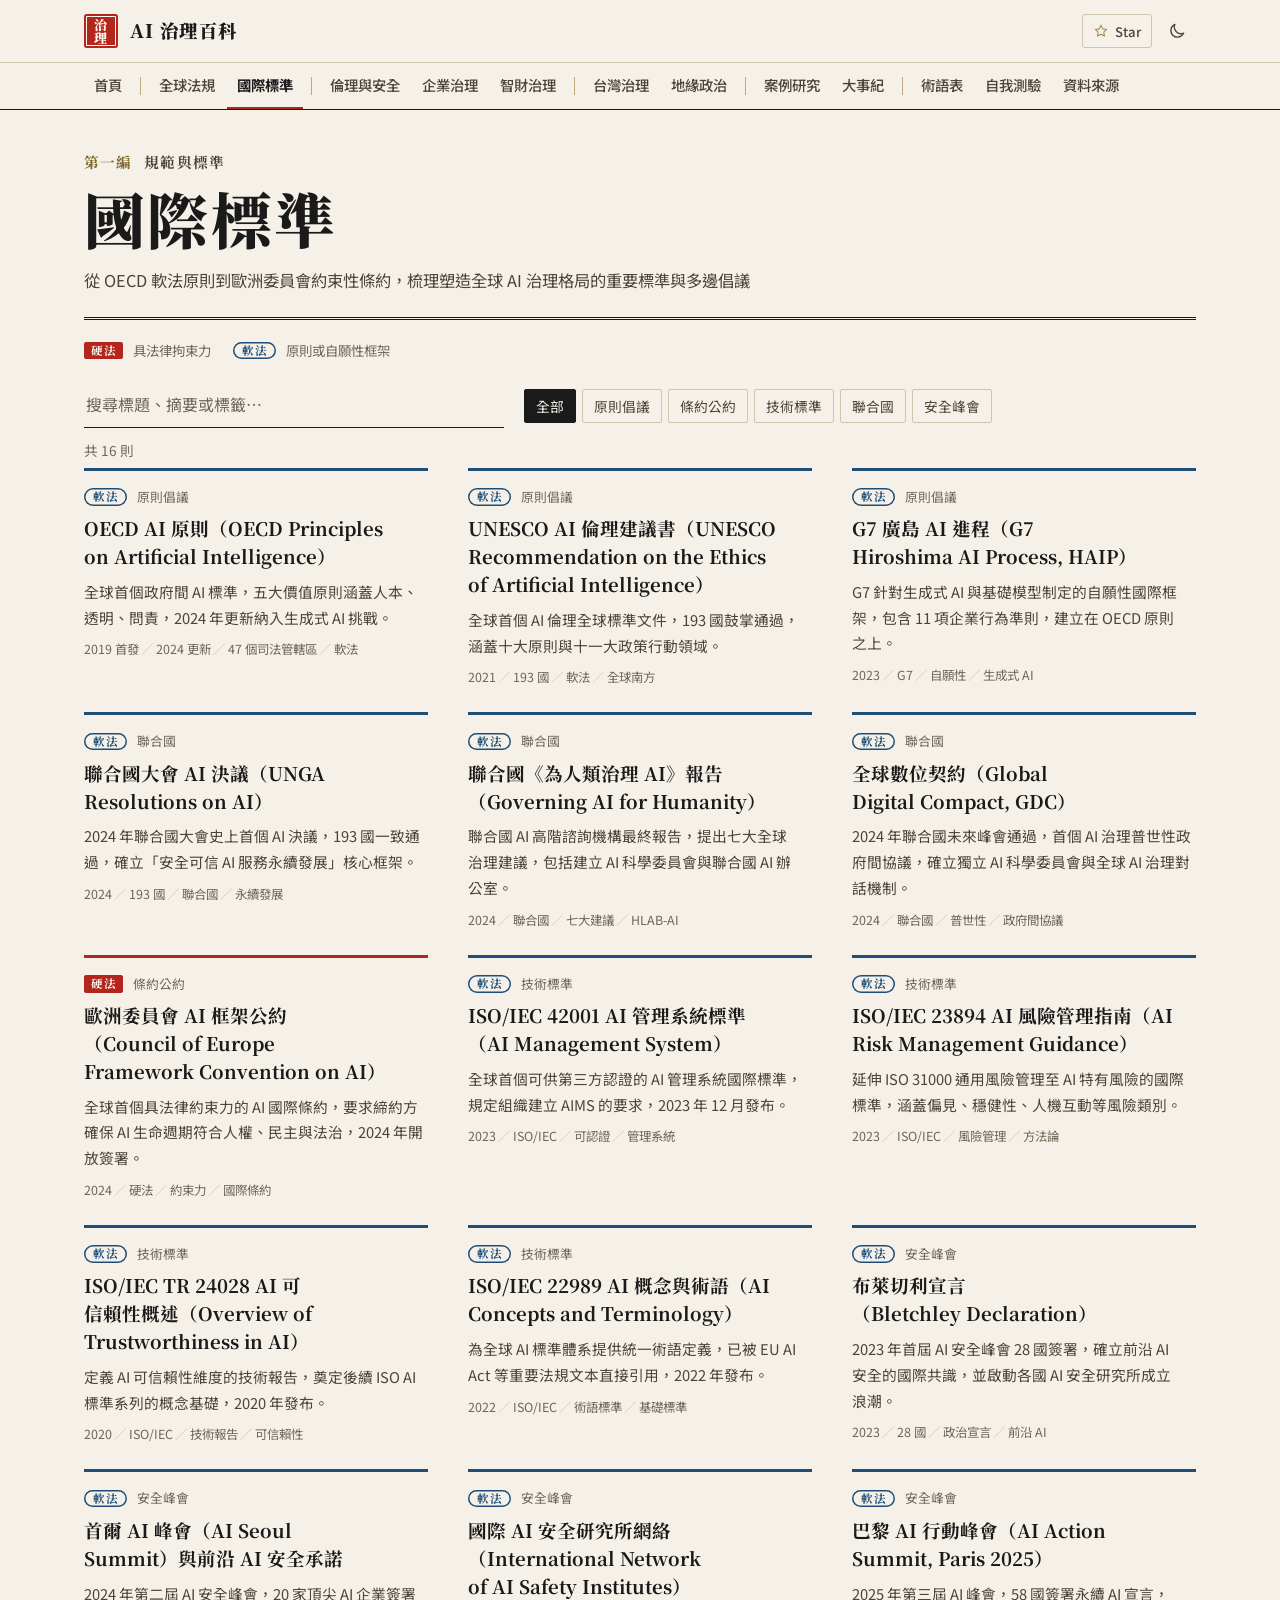
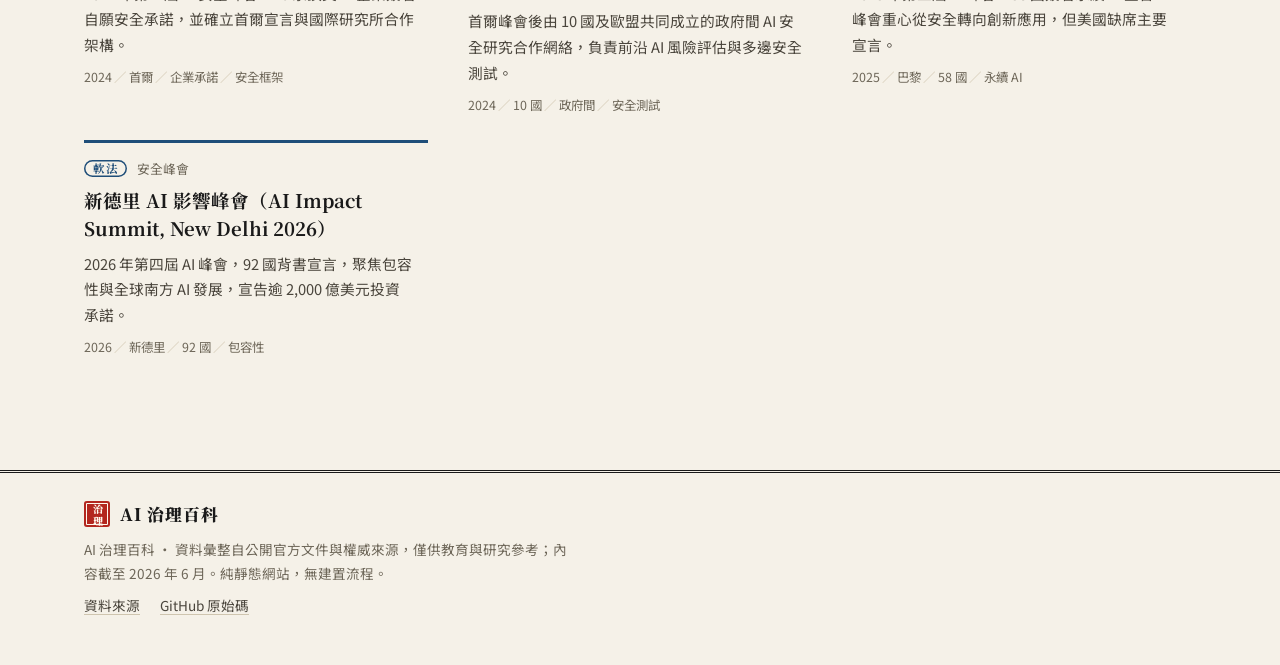
<file: standards.html>
<!DOCTYPE html>
<html lang="zh-Hant" data-theme="light">
<head>
  <meta charset="UTF-8" />
  <!-- Google tag (gtag.js) -->
  <script async src="https://www.googletagmanager.com/gtag/js?id=G-D62TNHK13V"></script>
  <script>
    window.dataLayer = window.dataLayer || [];
    function gtag(){dataLayer.push(arguments);}
    gtag('js', new Date());
    gtag('config', 'G-D62TNHK13V');
  </script>
  <meta name="viewport" content="width=device-width, initial-scale=1.0, viewport-fit=cover" />
  <title>國際標準 · AI 治理百科</title>
  <meta name="description" content="國際 AI 標準與多邊倡議：OECD 原則、UNESCO 倫理建議書、G7 廣島進程、聯合國、歐洲委員會公約、ISO/IEC 42001 與 AI 安全峰會。" />
  <meta name="theme-color" content="#F5F1E8" />
  <link rel="canonical" href="https://ai-governance.peteraim.com/standards.html" />
  <meta property="og:type" content="website" />
  <meta property="og:site_name" content="AI 治理百科" />
  <meta property="og:title" content="國際標準 · AI 治理百科" />
  <meta property="og:description" content="國際 AI 標準與多邊倡議：OECD 原則、UNESCO 倫理建議書、G7 廣島進程、聯合國、歐洲委員會公約、ISO/IEC 42001 與 AI 安全峰會。" />
  <meta property="og:url" content="https://ai-governance.peteraim.com/standards.html" />
  <meta property="og:locale" content="zh_TW" />
  <meta name="twitter:card" content="summary_large_image" />
  <meta name="twitter:title" content="國際標準 · AI 治理百科" />
  <meta name="twitter:description" content="國際 AI 標準與多邊倡議：OECD 原則、UNESCO 倫理建議書、G7 廣島進程、聯合國、歐洲委員會公約、ISO/IEC 42001 與 AI 安全峰會。" />
  <link rel="preconnect" href="https://fonts.googleapis.com" />
  <link rel="preconnect" href="https://fonts.gstatic.com" crossorigin />
  <link href="https://fonts.googleapis.com/css2?family=IBM+Plex+Mono:wght@400;500&family=Libre+Caslon+Display&family=Noto+Sans+TC:wght@400;500;700&family=Noto+Serif+TC:wght@400;700;900&display=swap" rel="stylesheet" />
  <link rel="stylesheet" href="assets/styles.css" />
  <meta property="og:image" content="https://ai-governance.peteraim.com/og-image.png">
  <meta property="og:image:width" content="1200">
  <meta property="og:image:height" content="630">
  <meta name="twitter:image" content="https://ai-governance.peteraim.com/og-image.png">
</head>
<body data-page="standards">
  <main id="page" class="page page--gallery">
<header class="page-head"><p class="page-head__vol"><span class="page-head__no">第一編</span>規範與標準</p><h1>國際標準</h1><p class="page-head__sub">從 OECD 軟法原則到歐洲委員會約束性條約，梳理塑造全球 AI 治理格局的重要標準與多邊倡議</p></header><p class="force-legend"><span class="stamp stamp--binding" title="具法律拘束力">硬法</span>具法律拘束力<span class="stamp stamp--soft" title="原則、標準或自願性框架，不具直接拘束力">軟法</span>原則或自願性框架</p><div class="toolbar"><input id="search" class="search" type="search" autocomplete="off" placeholder="搜尋標題、摘要或標籤…" aria-label="搜尋"><div class="chips"><button class="chip chip--active" type="button" data-cat="">全部</button><button class="chip" type="button" data-cat="principle">原則倡議</button><button class="chip" type="button" data-cat="treaty">條約公約</button><button class="chip" type="button" data-cat="iso">技術標準</button><button class="chip" type="button" data-cat="un">聯合國</button><button class="chip" type="button" data-cat="summit">安全峰會</button></div></div><p class="result-count" id="resultCount" aria-live="polite">共 16 則</p><div class="entries" id="grid"><article class="card card--soft" tabindex="0" role="button" data-item="" data-slug="oecd-ai-principles" aria-label="OECD AI 原則（OECD Principles on Artificial Intelligence）"><p class="card__meta"><span class="stamp stamp--soft" title="原則、標準或自願性框架，不具直接拘束力">軟法</span><span class="card__cat">原則倡議</span></p><h3 class="card__title">OECD AI 原則（OECD Principles on Artificial Intelligence）</h3><p class="card__summary">全球首個政府間 AI 標準，五大價值原則涵蓋人本、透明、問責，2024 年更新納入生成式 AI 挑戰。</p><p class="card__tags"><span class="tag">2019 首發</span><span class="tag">2024 更新</span><span class="tag">47 個司法管轄區</span><span class="tag">軟法</span></p></article><article class="card card--soft" tabindex="0" role="button" data-item="" data-slug="unesco-ai-ethics" aria-label="UNESCO AI 倫理建議書（UNESCO Recommendation on the Ethics of Artificial Intelligence）"><p class="card__meta"><span class="stamp stamp--soft" title="原則、標準或自願性框架，不具直接拘束力">軟法</span><span class="card__cat">原則倡議</span></p><h3 class="card__title">UNESCO AI 倫理建議書（UNESCO Recommendation on the Ethics of Artificial Intelligence）</h3><p class="card__summary">全球首個 AI 倫理全球標準文件，193 國鼓掌通過，涵蓋十大原則與十一大政策行動領域。</p><p class="card__tags"><span class="tag">2021</span><span class="tag">193 國</span><span class="tag">軟法</span><span class="tag">全球南方</span></p></article><article class="card card--soft" tabindex="0" role="button" data-item="" data-slug="g7-hiroshima-ai-process" aria-label="G7 廣島 AI 進程（G7 Hiroshima AI Process, HAIP）"><p class="card__meta"><span class="stamp stamp--soft" title="原則、標準或自願性框架，不具直接拘束力">軟法</span><span class="card__cat">原則倡議</span></p><h3 class="card__title">G7 廣島 AI 進程（G7 Hiroshima AI Process, HAIP）</h3><p class="card__summary">G7 針對生成式 AI 與基礎模型制定的自願性國際框架，包含 11 項企業行為準則，建立在 OECD 原則之上。</p><p class="card__tags"><span class="tag">2023</span><span class="tag">G7</span><span class="tag">自願性</span><span class="tag">生成式 AI</span></p></article><article class="card card--soft" tabindex="0" role="button" data-item="" data-slug="unga-ai-resolution" aria-label="聯合國大會 AI 決議（UNGA Resolutions on AI）"><p class="card__meta"><span class="stamp stamp--soft" title="原則、標準或自願性框架，不具直接拘束力">軟法</span><span class="card__cat">聯合國</span></p><h3 class="card__title">聯合國大會 AI 決議（UNGA Resolutions on AI）</h3><p class="card__summary">2024 年聯合國大會史上首個 AI 決議，193 國一致通過，確立「安全可信 AI 服務永續發展」核心框架。</p><p class="card__tags"><span class="tag">2024</span><span class="tag">193 國</span><span class="tag">聯合國</span><span class="tag">永續發展</span></p></article><article class="card card--soft" tabindex="0" role="button" data-item="" data-slug="un-governing-ai-humanity" aria-label="聯合國《為人類治理 AI》報告（Governing AI for Humanity）"><p class="card__meta"><span class="stamp stamp--soft" title="原則、標準或自願性框架，不具直接拘束力">軟法</span><span class="card__cat">聯合國</span></p><h3 class="card__title">聯合國《為人類治理 AI》報告（Governing AI for Humanity）</h3><p class="card__summary">聯合國 AI 高階諮詢機構最終報告，提出七大全球治理建議，包括建立 AI 科學委員會與聯合國 AI 辦公室。</p><p class="card__tags"><span class="tag">2024</span><span class="tag">聯合國</span><span class="tag">七大建議</span><span class="tag">HLAB-AI</span></p></article><article class="card card--soft" tabindex="0" role="button" data-item="" data-slug="global-digital-compact" aria-label="全球數位契約（Global Digital Compact, GDC）"><p class="card__meta"><span class="stamp stamp--soft" title="原則、標準或自願性框架，不具直接拘束力">軟法</span><span class="card__cat">聯合國</span></p><h3 class="card__title">全球數位契約（Global Digital Compact, GDC）</h3><p class="card__summary">2024 年聯合國未來峰會通過，首個 AI 治理普世性政府間協議，確立獨立 AI 科學委員會與全球 AI 治理對話機制。</p><p class="card__tags"><span class="tag">2024</span><span class="tag">聯合國</span><span class="tag">普世性</span><span class="tag">政府間協議</span></p></article><article class="card card--binding" tabindex="0" role="button" data-item="" data-slug="coe-ai-framework-convention" aria-label="歐洲委員會 AI 框架公約（Council of Europe Framework Convention on AI）"><p class="card__meta"><span class="stamp stamp--binding" title="具法律拘束力">硬法</span><span class="card__cat">條約公約</span></p><h3 class="card__title">歐洲委員會 AI 框架公約（Council of Europe Framework Convention on AI）</h3><p class="card__summary">全球首個具法律約束力的 AI 國際條約，要求締約方確保 AI 生命週期符合人權、民主與法治，2024 年開放簽署。</p><p class="card__tags"><span class="tag">2024</span><span class="tag">硬法</span><span class="tag">約束力</span><span class="tag">國際條約</span></p></article><article class="card card--soft" tabindex="0" role="button" data-item="" data-slug="iso-iec-42001" aria-label="ISO/IEC 42001 AI 管理系統標準（AI Management System）"><p class="card__meta"><span class="stamp stamp--soft" title="原則、標準或自願性框架，不具直接拘束力">軟法</span><span class="card__cat">技術標準</span></p><h3 class="card__title">ISO/IEC 42001 AI 管理系統標準（AI Management System）</h3><p class="card__summary">全球首個可供第三方認證的 AI 管理系統國際標準，規定組織建立 AIMS 的要求，2023 年 12 月發布。</p><p class="card__tags"><span class="tag">2023</span><span class="tag">ISO/IEC</span><span class="tag">可認證</span><span class="tag">管理系統</span></p></article><article class="card card--soft" tabindex="0" role="button" data-item="" data-slug="iso-iec-23894" aria-label="ISO/IEC 23894 AI 風險管理指南（AI Risk Management Guidance）"><p class="card__meta"><span class="stamp stamp--soft" title="原則、標準或自願性框架，不具直接拘束力">軟法</span><span class="card__cat">技術標準</span></p><h3 class="card__title">ISO/IEC 23894 AI 風險管理指南（AI Risk Management Guidance）</h3><p class="card__summary">延伸 ISO 31000 通用風險管理至 AI 特有風險的國際標準，涵蓋偏見、穩健性、人機互動等風險類別。</p><p class="card__tags"><span class="tag">2023</span><span class="tag">ISO/IEC</span><span class="tag">風險管理</span><span class="tag">方法論</span></p></article><article class="card card--soft" tabindex="0" role="button" data-item="" data-slug="iso-iec-tr-24028" aria-label="ISO/IEC TR 24028 AI 可信賴性概述（Overview of Trustworthiness in AI）"><p class="card__meta"><span class="stamp stamp--soft" title="原則、標準或自願性框架，不具直接拘束力">軟法</span><span class="card__cat">技術標準</span></p><h3 class="card__title">ISO/IEC TR 24028 AI 可信賴性概述（Overview of Trustworthiness in AI）</h3><p class="card__summary">定義 AI 可信賴性維度的技術報告，奠定後續 ISO AI 標準系列的概念基礎，2020 年發布。</p><p class="card__tags"><span class="tag">2020</span><span class="tag">ISO/IEC</span><span class="tag">技術報告</span><span class="tag">可信賴性</span></p></article><article class="card card--soft" tabindex="0" role="button" data-item="" data-slug="iso-iec-22989" aria-label="ISO/IEC 22989 AI 概念與術語（AI Concepts and Terminology）"><p class="card__meta"><span class="stamp stamp--soft" title="原則、標準或自願性框架，不具直接拘束力">軟法</span><span class="card__cat">技術標準</span></p><h3 class="card__title">ISO/IEC 22989 AI 概念與術語（AI Concepts and Terminology）</h3><p class="card__summary">為全球 AI 標準體系提供統一術語定義，已被 EU AI Act 等重要法規文本直接引用，2022 年發布。</p><p class="card__tags"><span class="tag">2022</span><span class="tag">ISO/IEC</span><span class="tag">術語標準</span><span class="tag">基礎標準</span></p></article><article class="card card--soft" tabindex="0" role="button" data-item="" data-slug="bletchley-declaration" aria-label="布萊切利宣言（Bletchley Declaration）"><p class="card__meta"><span class="stamp stamp--soft" title="原則、標準或自願性框架，不具直接拘束力">軟法</span><span class="card__cat">安全峰會</span></p><h3 class="card__title">布萊切利宣言（Bletchley Declaration）</h3><p class="card__summary">2023 年首屆 AI 安全峰會 28 國簽署，確立前沿 AI 安全的國際共識，並啟動各國 AI 安全研究所成立浪潮。</p><p class="card__tags"><span class="tag">2023</span><span class="tag">28 國</span><span class="tag">政治宣言</span><span class="tag">前沿 AI</span></p></article><article class="card card--soft" tabindex="0" role="button" data-item="" data-slug="seoul-ai-summit-2024" aria-label="首爾 AI 峰會（AI Seoul Summit）與前沿 AI 安全承諾"><p class="card__meta"><span class="stamp stamp--soft" title="原則、標準或自願性框架，不具直接拘束力">軟法</span><span class="card__cat">安全峰會</span></p><h3 class="card__title">首爾 AI 峰會（AI Seoul Summit）與前沿 AI 安全承諾</h3><p class="card__summary">2024 年第二屆 AI 安全峰會，20 家頂尖 AI 企業簽署自願安全承諾，並確立首爾宣言與國際研究所合作架構。</p><p class="card__tags"><span class="tag">2024</span><span class="tag">首爾</span><span class="tag">企業承諾</span><span class="tag">安全框架</span></p></article><article class="card card--soft" tabindex="0" role="button" data-item="" data-slug="international-aisi-network" aria-label="國際 AI 安全研究所網絡（International Network of AI Safety Institutes）"><p class="card__meta"><span class="stamp stamp--soft" title="原則、標準或自願性框架，不具直接拘束力">軟法</span><span class="card__cat">安全峰會</span></p><h3 class="card__title">國際 AI 安全研究所網絡（International Network of AI Safety Institutes）</h3><p class="card__summary">首爾峰會後由 10 國及歐盟共同成立的政府間 AI 安全研究合作網絡，負責前沿 AI 風險評估與多邊安全測試。</p><p class="card__tags"><span class="tag">2024</span><span class="tag">10 國</span><span class="tag">政府間</span><span class="tag">安全測試</span></p></article><article class="card card--soft" tabindex="0" role="button" data-item="" data-slug="paris-ai-action-summit-2025" aria-label="巴黎 AI 行動峰會（AI Action Summit, Paris 2025）"><p class="card__meta"><span class="stamp stamp--soft" title="原則、標準或自願性框架，不具直接拘束力">軟法</span><span class="card__cat">安全峰會</span></p><h3 class="card__title">巴黎 AI 行動峰會（AI Action Summit, Paris 2025）</h3><p class="card__summary">2025 年第三屆 AI 峰會，58 國簽署永續 AI 宣言，峰會重心從安全轉向創新應用，但美國缺席主要宣言。</p><p class="card__tags"><span class="tag">2025</span><span class="tag">巴黎</span><span class="tag">58 國</span><span class="tag">永續 AI</span></p></article><article class="card card--soft" tabindex="0" role="button" data-item="" data-slug="new-delhi-ai-impact-summit-2026" aria-label="新德里 AI 影響峰會（AI Impact Summit, New Delhi 2026）"><p class="card__meta"><span class="stamp stamp--soft" title="原則、標準或自願性框架，不具直接拘束力">軟法</span><span class="card__cat">安全峰會</span></p><h3 class="card__title">新德里 AI 影響峰會（AI Impact Summit, New Delhi 2026）</h3><p class="card__summary">2026 年第四屆 AI 峰會，92 國背書宣言，聚焦包容性與全球南方 AI 發展，宣告逾 2,000 億美元投資承諾。</p><p class="card__tags"><span class="tag">2026</span><span class="tag">新德里</span><span class="tag">92 國</span><span class="tag">包容性</span></p></article></div>
</main>
  <script src="data/data.js"></script>
  <script src="assets/shell.js"></script>
  <script src="assets/app.js"></script>
</body>
</html>
</file>
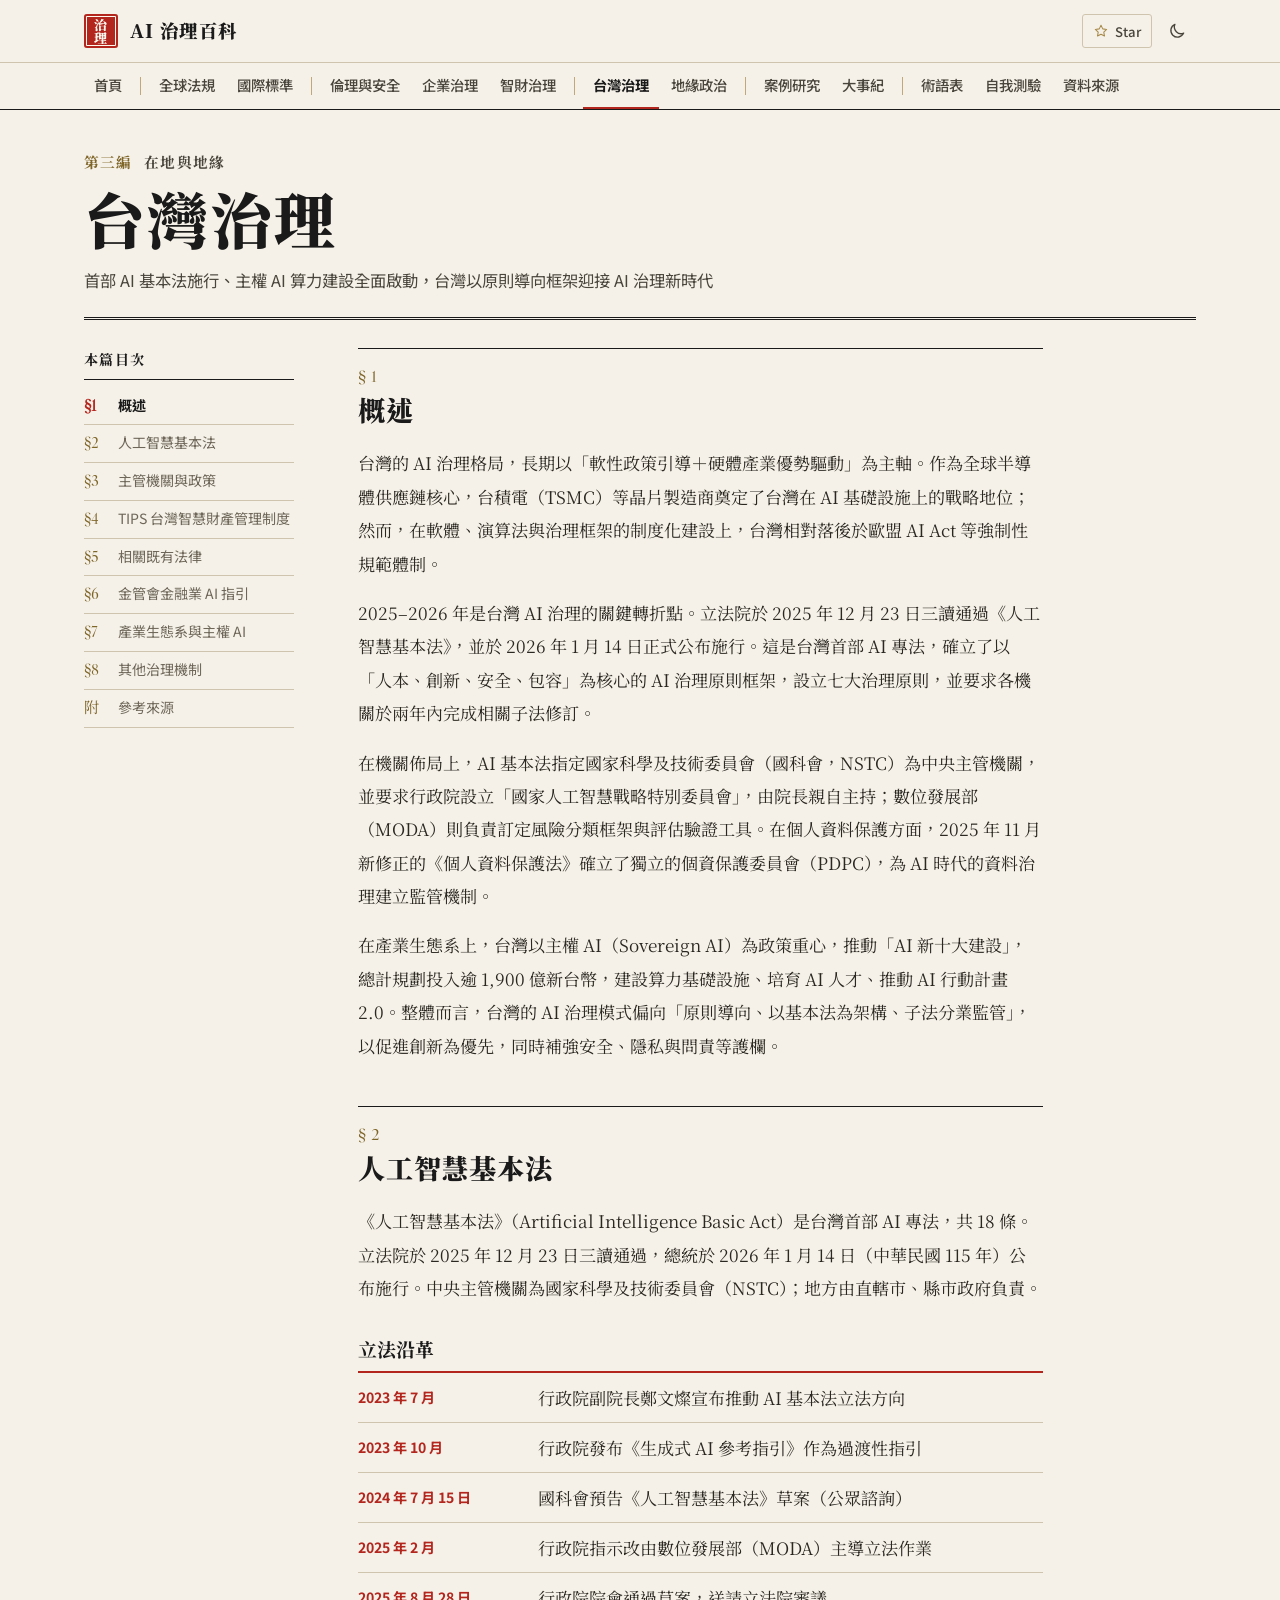
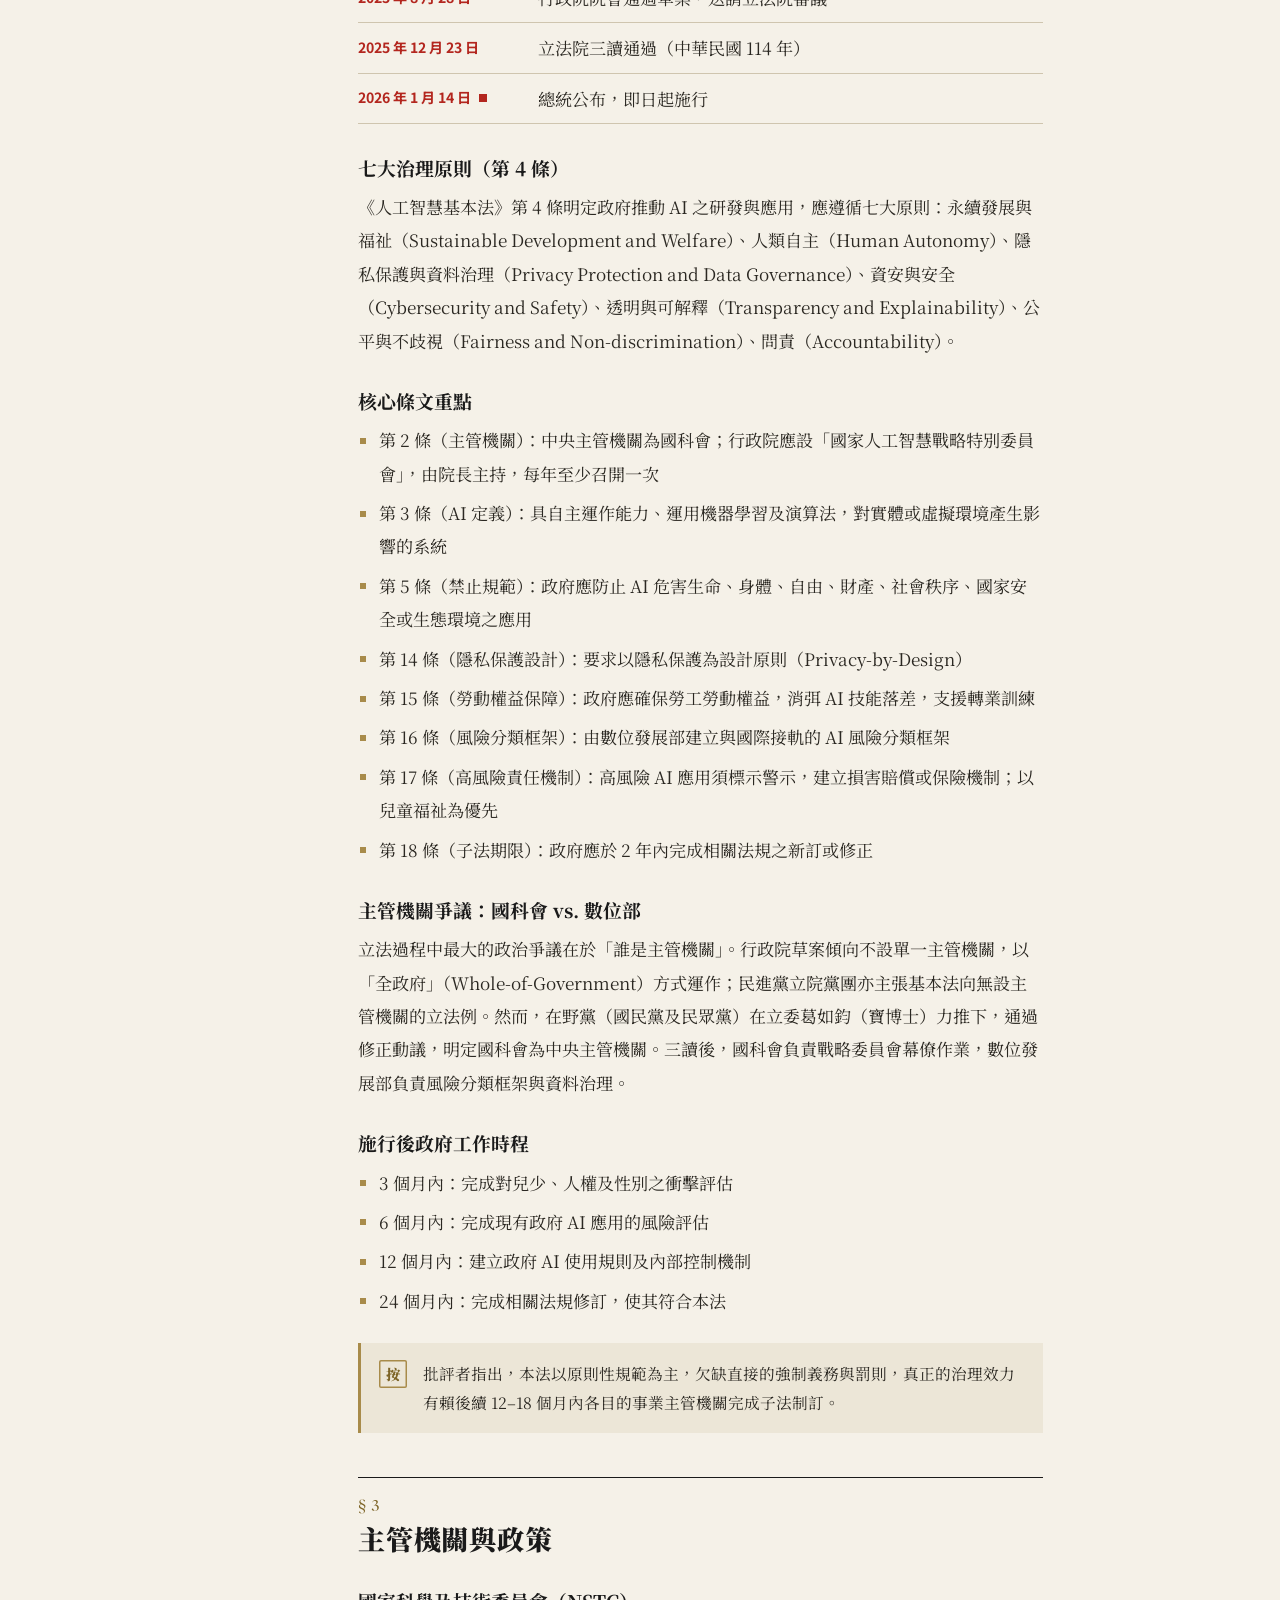
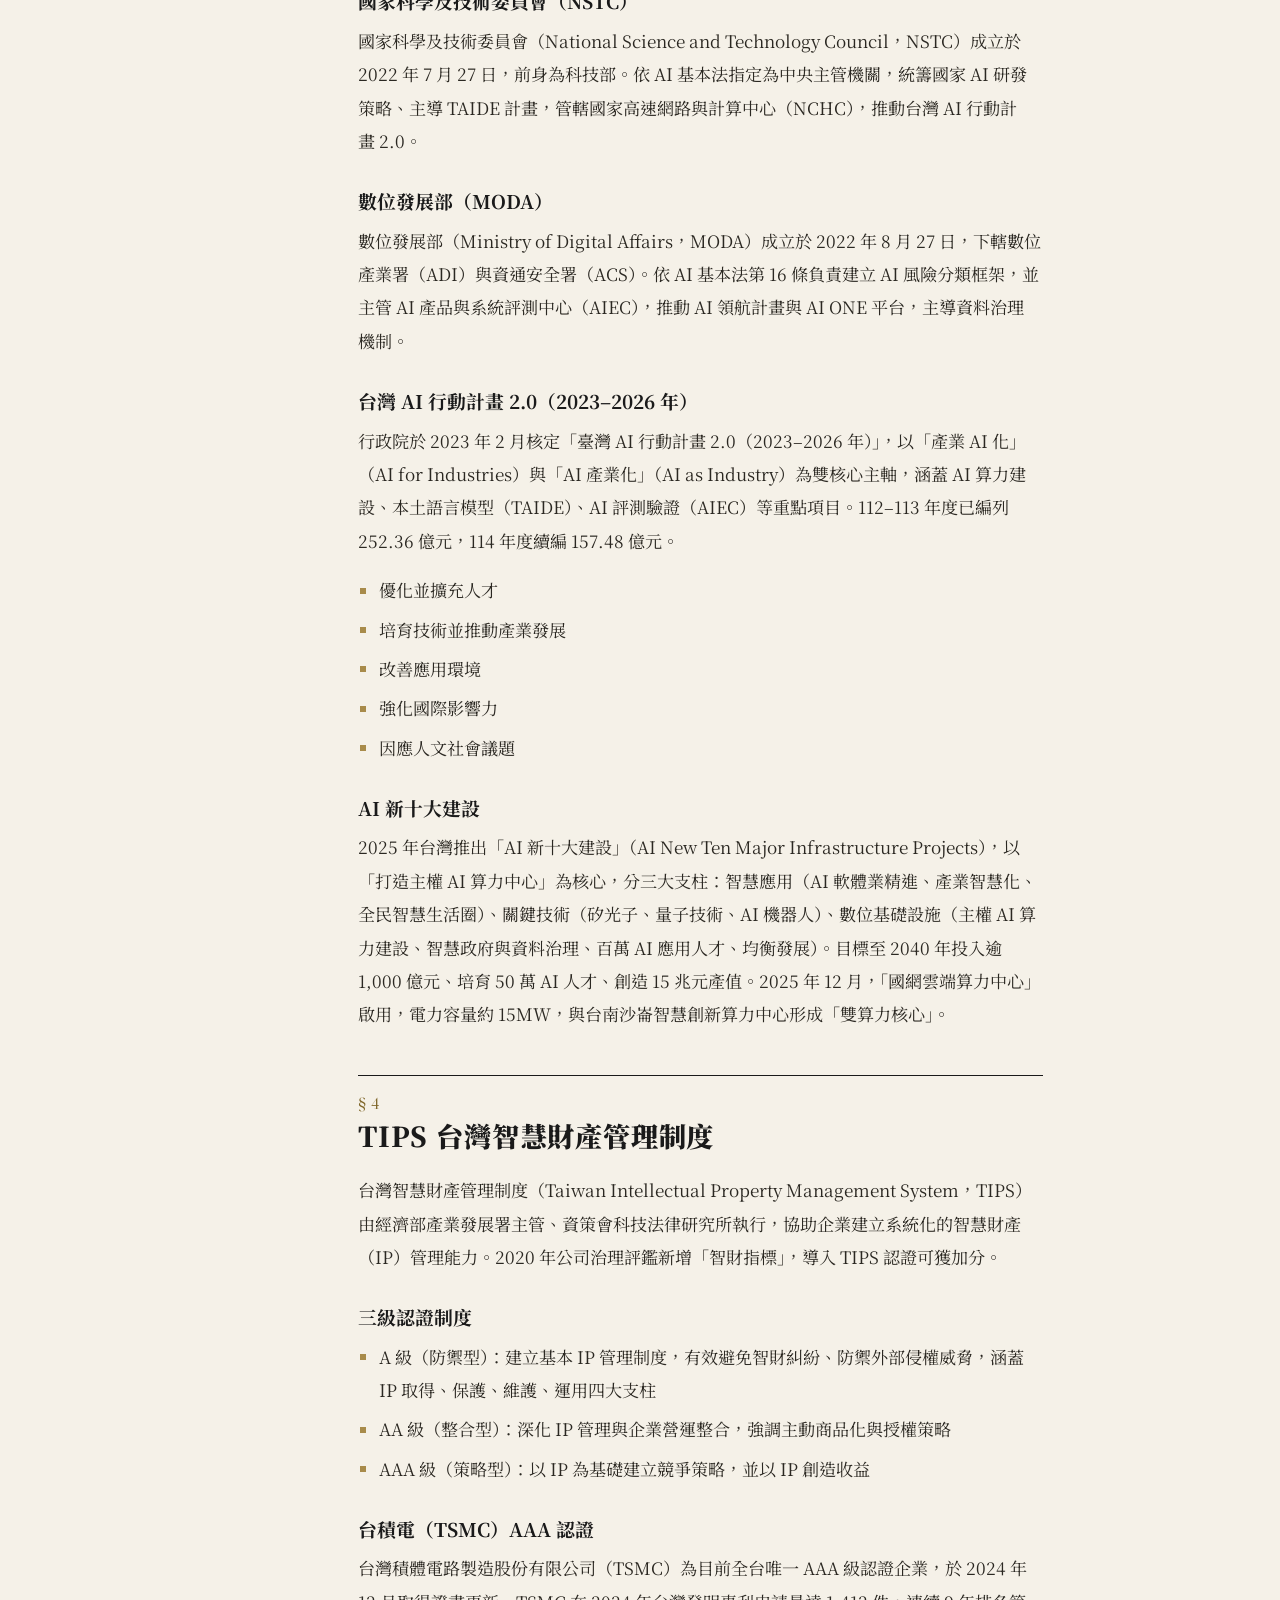
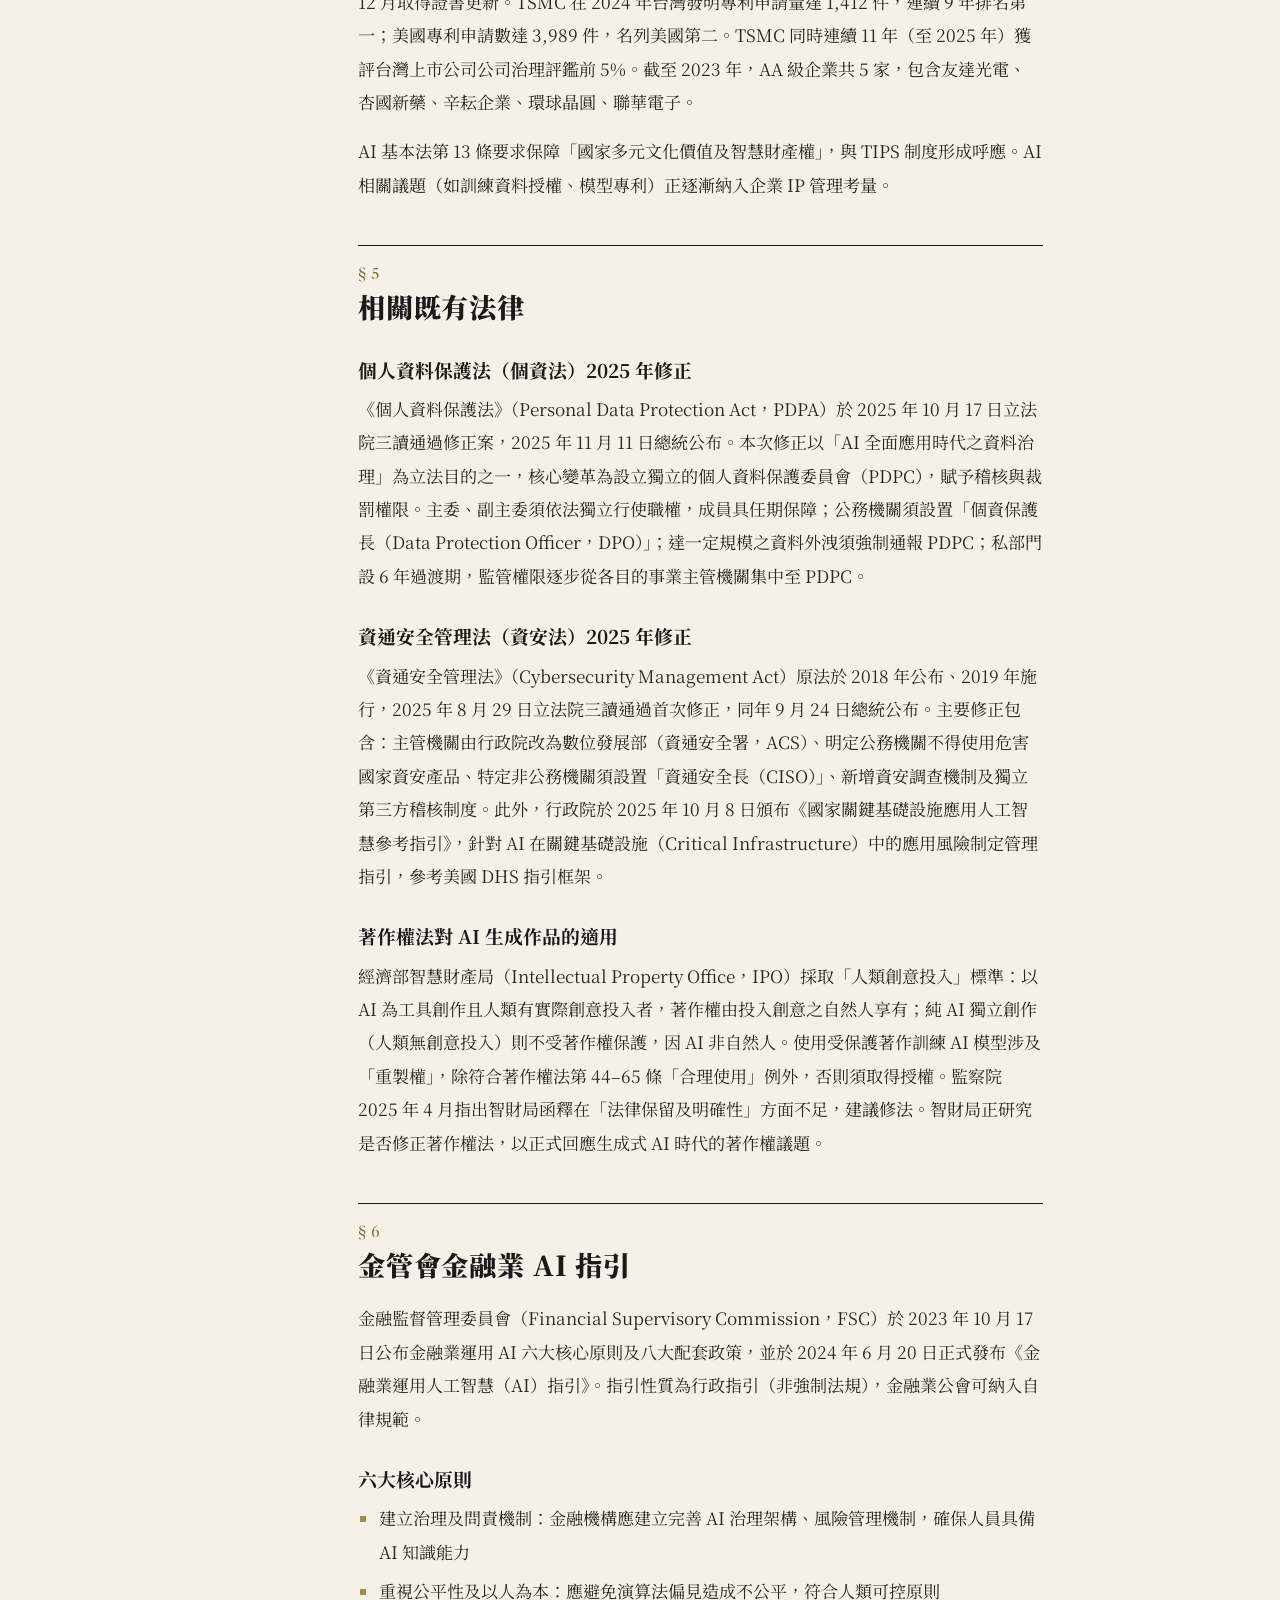
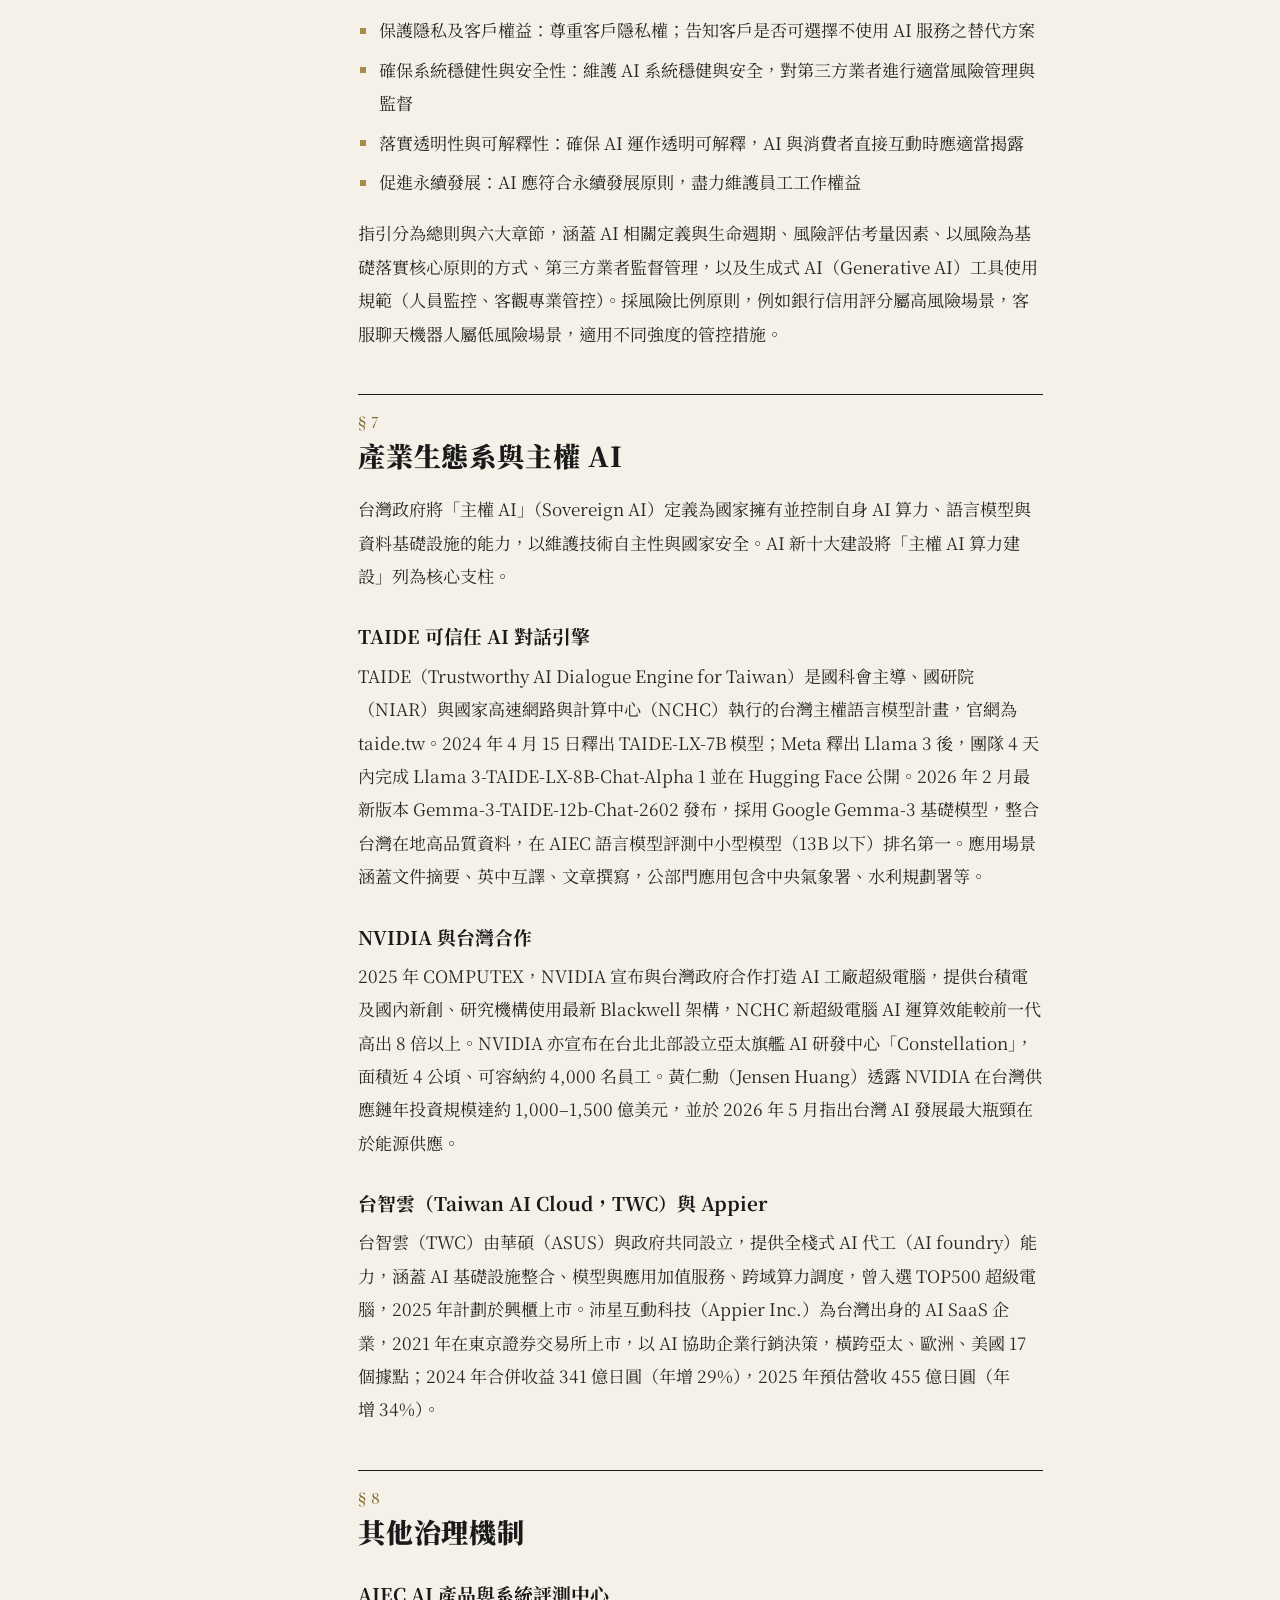
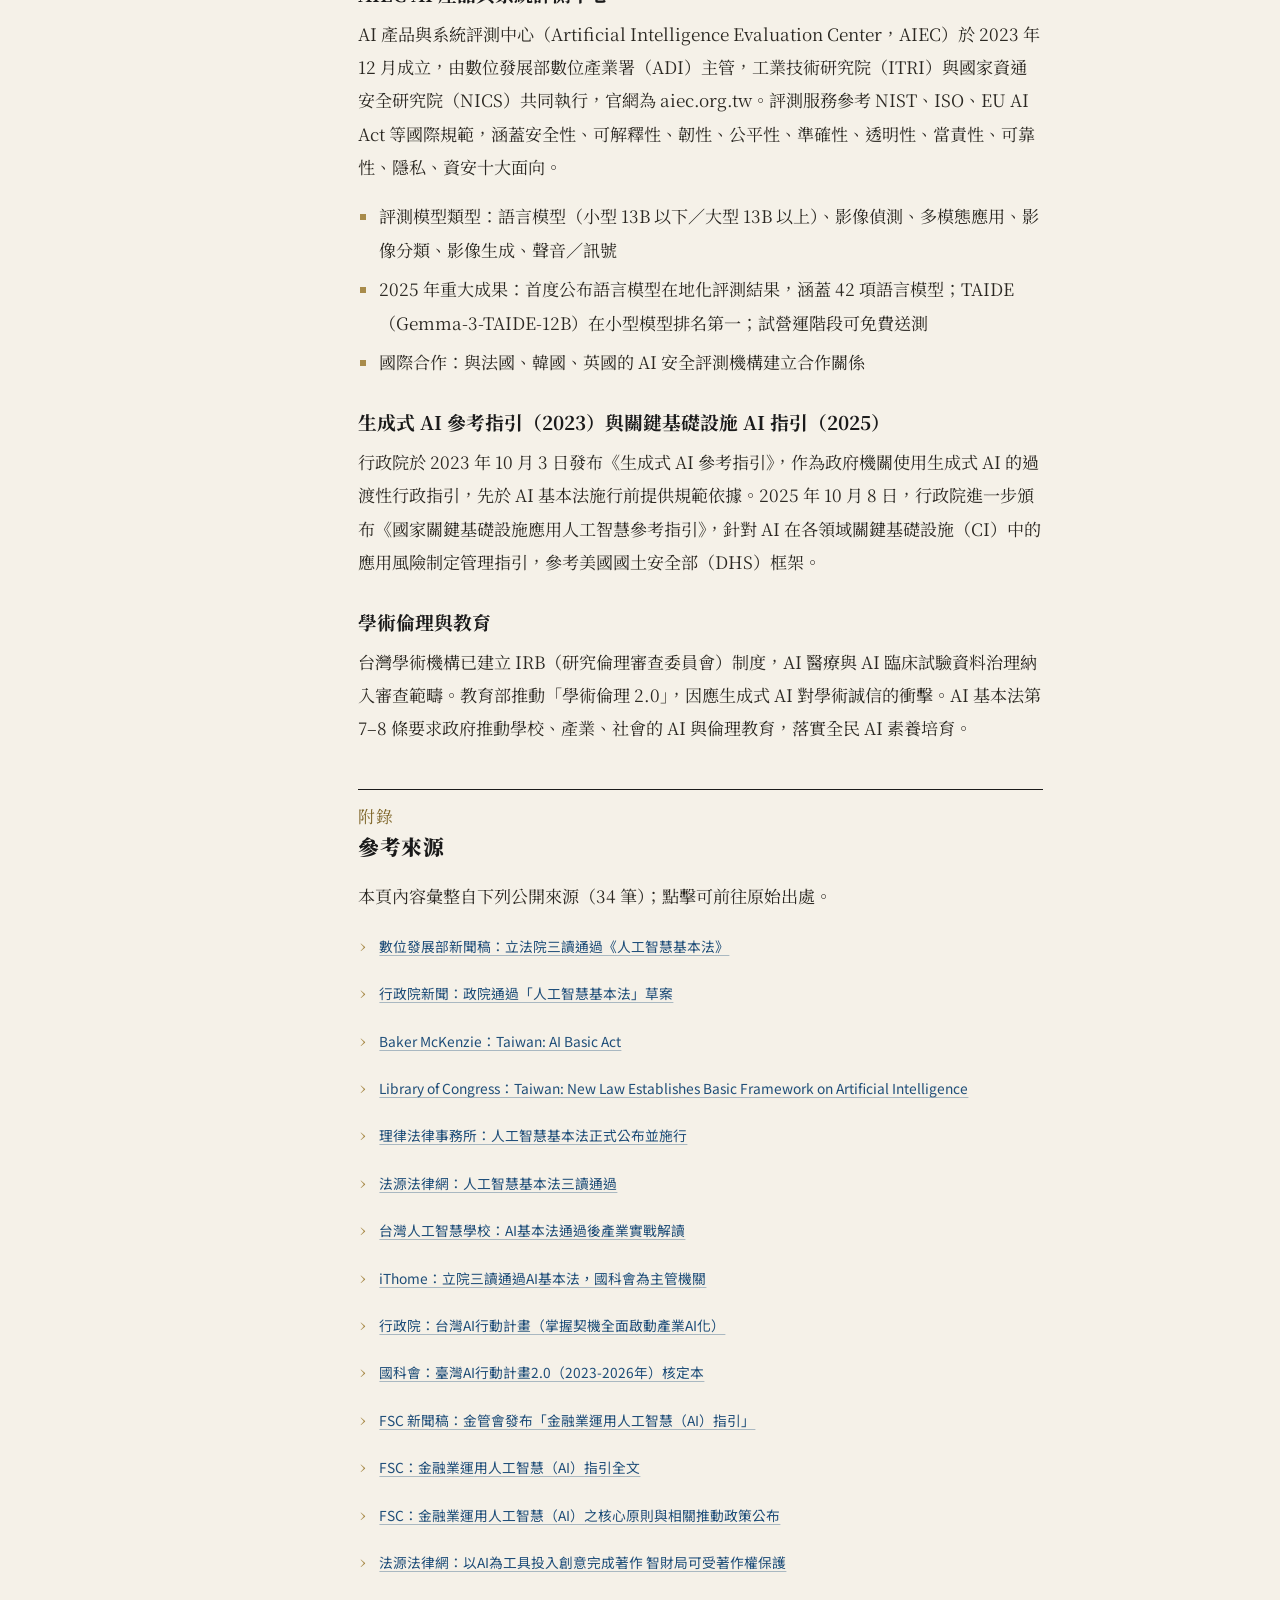
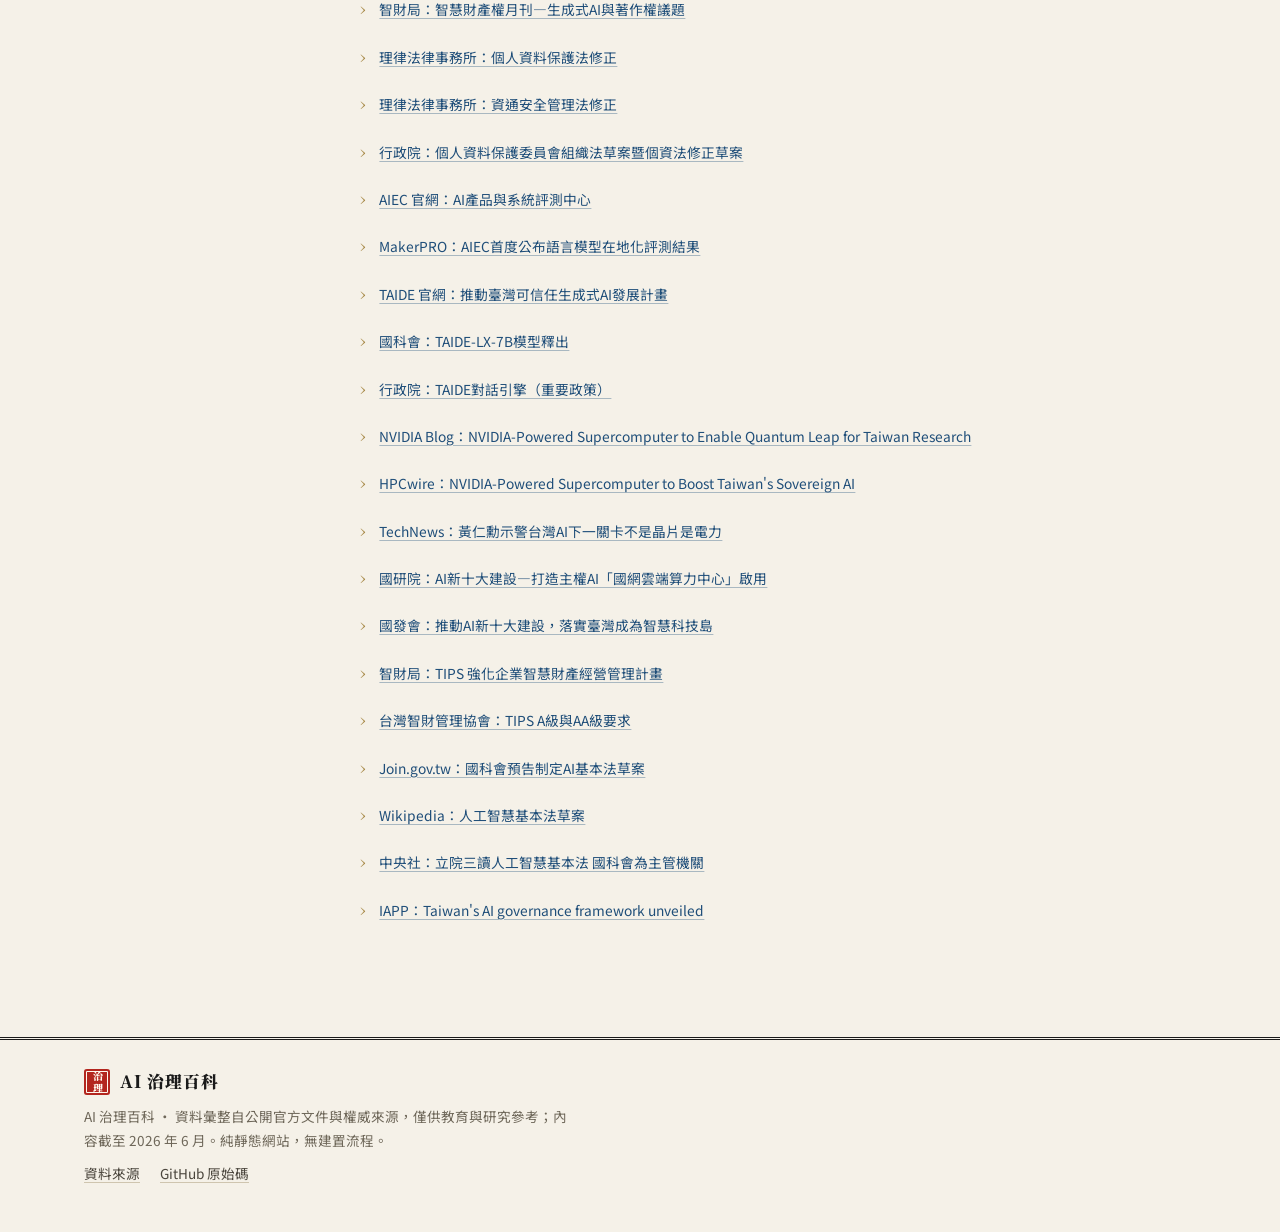
<file: taiwan.html>
<!DOCTYPE html>
<html lang="zh-Hant" data-theme="light">
<head>
  <meta charset="UTF-8" />
  <!-- Google tag (gtag.js) -->
  <script async src="https://www.googletagmanager.com/gtag/js?id=G-D62TNHK13V"></script>
  <script>
    window.dataLayer = window.dataLayer || [];
    function gtag(){dataLayer.push(arguments);}
    gtag('js', new Date());
    gtag('config', 'G-D62TNHK13V');
  </script>
  <meta name="viewport" content="width=device-width, initial-scale=1.0, viewport-fit=cover" />
  <title>台灣治理 · AI 治理百科</title>
  <meta name="description" content="台灣 AI 治理：人工智慧基本法、數位發展部、國科會、TIPS、金管會 AI 指引、TAIDE 與主權 AI。" />
  <meta name="theme-color" content="#F5F1E8" />
  <link rel="canonical" href="https://ai-governance.peteraim.com/taiwan.html" />
  <meta property="og:type" content="website" />
  <meta property="og:site_name" content="AI 治理百科" />
  <meta property="og:title" content="台灣治理 · AI 治理百科" />
  <meta property="og:description" content="台灣 AI 治理：人工智慧基本法、數位發展部、國科會、TIPS、金管會 AI 指引、TAIDE 與主權 AI。" />
  <meta property="og:url" content="https://ai-governance.peteraim.com/taiwan.html" />
  <meta property="og:locale" content="zh_TW" />
  <meta name="twitter:card" content="summary_large_image" />
  <meta name="twitter:title" content="台灣治理 · AI 治理百科" />
  <meta name="twitter:description" content="台灣 AI 治理：人工智慧基本法、數位發展部、國科會、TIPS、金管會 AI 指引、TAIDE 與主權 AI。" />
  <link rel="preconnect" href="https://fonts.googleapis.com" />
  <link rel="preconnect" href="https://fonts.gstatic.com" crossorigin />
  <link href="https://fonts.googleapis.com/css2?family=IBM+Plex+Mono:wght@400;500&family=Libre+Caslon+Display&family=Noto+Sans+TC:wght@400;500;700&family=Noto+Serif+TC:wght@400;700;900&display=swap" rel="stylesheet" />
  <link rel="stylesheet" href="assets/styles.css" />
  <meta property="og:image" content="https://ai-governance.peteraim.com/og-image.png">
  <meta property="og:image:width" content="1200">
  <meta property="og:image:height" content="630">
  <meta name="twitter:image" content="https://ai-governance.peteraim.com/og-image.png">
</head>
<body data-page="taiwan">
  <main id="page" class="page page--article">
<div class="reading-progress" id="readingProgress" aria-hidden="true" style="transform: scaleX(0);"></div><header class="page-head"><p class="page-head__vol"><span class="page-head__no">第三編</span>在地與地緣</p><h1>台灣治理</h1><p class="page-head__sub">首部 AI 基本法施行、主權 AI 算力建設全面啟動，台灣以原則導向框架迎接 AI 治理新時代</p></header><div class="article-layout"><nav class="toc" aria-label="本篇目次"><p class="toc__head">本篇目次</p><div class="toc__inner"><a class="toc-link toc-link--active" href="#overview" data-toc="overview"><span class="toc-link__no">§1</span>概述</a><a class="toc-link" href="#ai-basic-act" data-toc="ai-basic-act"><span class="toc-link__no">§2</span>人工智慧基本法</a><a class="toc-link" href="#competent-authorities-policies" data-toc="competent-authorities-policies"><span class="toc-link__no">§3</span>主管機關與政策</a><a class="toc-link" href="#tips" data-toc="tips"><span class="toc-link__no">§4</span>TIPS 台灣智慧財產管理制度</a><a class="toc-link" href="#existing-laws" data-toc="existing-laws"><span class="toc-link__no">§5</span>相關既有法律</a><a class="toc-link" href="#fsc-ai-guidelines" data-toc="fsc-ai-guidelines"><span class="toc-link__no">§6</span>金管會金融業 AI 指引</a><a class="toc-link" href="#sovereign-ai-ecosystem" data-toc="sovereign-ai-ecosystem"><span class="toc-link__no">§7</span>產業生態系與主權 AI</a><a class="toc-link" href="#other-governance-mechanisms" data-toc="other-governance-mechanisms"><span class="toc-link__no">§8</span>其他治理機制</a><a class="toc-link" href="#references" data-toc="references"><span class="toc-link__no">附</span>參考來源</a></div></nav><div class="article-body prose"><section class="article-section" id="overview" aria-labelledby="overview-h"><h2 id="overview-h"><span class="sec-no" aria-hidden="true">§ 1</span>概述</h2><p>台灣的 AI 治理格局，長期以「軟性政策引導＋硬體產業優勢驅動」為主軸。作為全球半導體供應鏈核心，台積電（TSMC）等晶片製造商奠定了台灣在 AI 基礎設施上的戰略地位；然而，在軟體、演算法與治理框架的制度化建設上，台灣相對落後於歐盟 AI Act 等強制性規範體制。</p><p>2025–2026 年是台灣 AI 治理的關鍵轉折點。立法院於 2025 年 12 月 23 日三讀通過《人工智慧基本法》，並於 2026 年 1 月 14 日正式公布施行。這是台灣首部 AI 專法，確立了以「人本、創新、安全、包容」為核心的 AI 治理原則框架，設立七大治理原則，並要求各機關於兩年內完成相關子法修訂。</p><p>在機關佈局上，AI 基本法指定國家科學及技術委員會（國科會，NSTC）為中央主管機關，並要求行政院設立「國家人工智慧戰略特別委員會」，由院長親自主持；數位發展部（MODA）則負責訂定風險分類框架與評估驗證工具。在個人資料保護方面，2025 年 11 月新修正的《個人資料保護法》確立了獨立的個資保護委員會（PDPC），為 AI 時代的資料治理建立監管機制。</p><p>在產業生態系上，台灣以主權 AI（Sovereign AI）為政策重心，推動「AI 新十大建設」，總計規劃投入逾 1,900 億新台幣，建設算力基礎設施、培育 AI 人才、推動 AI 行動計畫 2.0。整體而言，台灣的 AI 治理模式偏向「原則導向、以基本法為架構、子法分業監管」，以促進創新為優先，同時補強安全、隱私與問責等護欄。</p></section><section class="article-section" id="ai-basic-act" aria-labelledby="ai-basic-act-h"><h2 id="ai-basic-act-h"><span class="sec-no" aria-hidden="true">§ 2</span>人工智慧基本法</h2><p>《人工智慧基本法》（Artificial Intelligence Basic Act）是台灣首部 AI 專法，共 18 條。立法院於 2025 年 12 月 23 日三讀通過，總統於 2026 年 1 月 14 日（中華民國 115 年）公布施行。中央主管機關為國家科學及技術委員會（NSTC）；地方由直轄市、縣市政府負責。</p><h3>立法沿革</h3><ol class="chrono"><li><span class="chrono__date">2023 年 7 月</span><span class="chrono__text">行政院副院長鄭文燦宣布推動 AI 基本法立法方向</span></li><li><span class="chrono__date">2023 年 10 月</span><span class="chrono__text">行政院發布《生成式 AI 參考指引》作為過渡性指引</span></li><li><span class="chrono__date">2024 年 7 月 15 日</span><span class="chrono__text">國科會預告《人工智慧基本法》草案（公眾諮詢）</span></li><li><span class="chrono__date">2025 年 2 月</span><span class="chrono__text">行政院指示改由數位發展部（MODA）主導立法作業</span></li><li><span class="chrono__date">2025 年 8 月 28 日</span><span class="chrono__text">行政院院會通過草案，送請立法院審議</span></li><li><span class="chrono__date">2025 年 12 月 23 日</span><span class="chrono__text">立法院三讀通過（中華民國 114 年）</span></li><li><span class="chrono__date">2026 年 1 月 14 日</span><span class="chrono__text">總統公布，即日起施行</span></li></ol><h3>七大治理原則（第 4 條）</h3><p>《人工智慧基本法》第 4 條明定政府推動 AI 之研發與應用，應遵循七大原則：永續發展與福祉（Sustainable Development and Welfare）、人類自主（Human Autonomy）、隱私保護與資料治理（Privacy Protection and Data Governance）、資安與安全（Cybersecurity and Safety）、透明與可解釋（Transparency and Explainability）、公平與不歧視（Fairness and Non-discrimination）、問責（Accountability）。</p><h3>核心條文重點</h3><ul><li>第 2 條（主管機關）：中央主管機關為國科會；行政院應設「國家人工智慧戰略特別委員會」，由院長主持，每年至少召開一次</li><li>第 3 條（AI 定義）：具自主運作能力、運用機器學習及演算法，對實體或虛擬環境產生影響的系統</li><li>第 5 條（禁止規範）：政府應防止 AI 危害生命、身體、自由、財產、社會秩序、國家安全或生態環境之應用</li><li>第 14 條（隱私保護設計）：要求以隱私保護為設計原則（Privacy-by-Design）</li><li>第 15 條（勞動權益保障）：政府應確保勞工勞動權益，消弭 AI 技能落差，支援轉業訓練</li><li>第 16 條（風險分類框架）：由數位發展部建立與國際接軌的 AI 風險分類框架</li><li>第 17 條（高風險責任機制）：高風險 AI 應用須標示警示，建立損害賠償或保險機制；以兒童福祉為優先</li><li>第 18 條（子法期限）：政府應於 2 年內完成相關法規之新訂或修正</li></ul><h3>主管機關爭議：國科會 vs. 數位部</h3><p>立法過程中最大的政治爭議在於「誰是主管機關」。行政院草案傾向不設單一主管機關，以「全政府」（Whole-of-Government）方式運作；民進黨立院黨團亦主張基本法向無設主管機關的立法例。然而，在野黨（國民黨及民眾黨）在立委葛如鈞（寶博士）力推下，通過修正動議，明定國科會為中央主管機關。三讀後，國科會負責戰略委員會幕僚作業，數位發展部負責風險分類框架與資料治理。</p><h3>施行後政府工作時程</h3><ul><li>3 個月內：完成對兒少、人權及性別之衝擊評估</li><li>6 個月內：完成現有政府 AI 應用的風險評估</li><li>12 個月內：建立政府 AI 使用規則及內部控制機制</li><li>24 個月內：完成相關法規修訂，使其符合本法</li></ul><blockquote class="note"><span class="note__label" aria-label="按語">按</span><p>批評者指出，本法以原則性規範為主，欠缺直接的強制義務與罰則，真正的治理效力有賴後續 12–18 個月內各目的事業主管機關完成子法制訂。</p></blockquote></section><section class="article-section" id="competent-authorities-policies" aria-labelledby="competent-authorities-policies-h"><h2 id="competent-authorities-policies-h"><span class="sec-no" aria-hidden="true">§ 3</span>主管機關與政策</h2><h3>國家科學及技術委員會（NSTC）</h3><p>國家科學及技術委員會（National Science and Technology Council，NSTC）成立於 2022 年 7 月 27 日，前身為科技部。依 AI 基本法指定為中央主管機關，統籌國家 AI 研發策略、主導 TAIDE 計畫，管轄國家高速網路與計算中心（NCHC），推動台灣 AI 行動計畫 2.0。</p><h3>數位發展部（MODA）</h3><p>數位發展部（Ministry of Digital Affairs，MODA）成立於 2022 年 8 月 27 日，下轄數位產業署（ADI）與資通安全署（ACS）。依 AI 基本法第 16 條負責建立 AI 風險分類框架，並主管 AI 產品與系統評測中心（AIEC），推動 AI 領航計畫與 AI ONE 平台，主導資料治理機制。</p><h3>台灣 AI 行動計畫 2.0（2023–2026 年）</h3><p>行政院於 2023 年 2 月核定「臺灣 AI 行動計畫 2.0（2023–2026 年）」，以「產業 AI 化」（AI for Industries）與「AI 產業化」（AI as Industry）為雙核心主軸，涵蓋 AI 算力建設、本土語言模型（TAIDE）、AI 評測驗證（AIEC）等重點項目。112–113 年度已編列 252.36 億元，114 年度續編 157.48 億元。</p><ul><li>優化並擴充人才</li><li>培育技術並推動產業發展</li><li>改善應用環境</li><li>強化國際影響力</li><li>因應人文社會議題</li></ul><h3>AI 新十大建設</h3><p>2025 年台灣推出「AI 新十大建設」（AI New Ten Major Infrastructure Projects），以「打造主權 AI 算力中心」為核心，分三大支柱：智慧應用（AI 軟體業精進、產業智慧化、全民智慧生活圈）、關鍵技術（矽光子、量子技術、AI 機器人）、數位基礎設施（主權 AI 算力建設、智慧政府與資料治理、百萬 AI 應用人才、均衡發展）。目標至 2040 年投入逾 1,000 億元、培育 50 萬 AI 人才、創造 15 兆元產值。2025 年 12 月，「國網雲端算力中心」啟用，電力容量約 15MW，與台南沙崙智慧創新算力中心形成「雙算力核心」。</p></section><section class="article-section" id="tips" aria-labelledby="tips-h"><h2 id="tips-h"><span class="sec-no" aria-hidden="true">§ 4</span>TIPS 台灣智慧財產管理制度</h2><p>台灣智慧財產管理制度（Taiwan Intellectual Property Management System，TIPS）由經濟部產業發展署主管、資策會科技法律研究所執行，協助企業建立系統化的智慧財產（IP）管理能力。2020 年公司治理評鑑新增「智財指標」，導入 TIPS 認證可獲加分。</p><h3>三級認證制度</h3><ul><li>A 級（防禦型）：建立基本 IP 管理制度，有效避免智財糾紛、防禦外部侵權威脅，涵蓋 IP 取得、保護、維護、運用四大支柱</li><li>AA 級（整合型）：深化 IP 管理與企業營運整合，強調主動商品化與授權策略</li><li>AAA 級（策略型）：以 IP 為基礎建立競爭策略，並以 IP 創造收益</li></ul><h3>台積電（TSMC）AAA 認證</h3><p>台灣積體電路製造股份有限公司（TSMC）為目前全台唯一 AAA 級認證企業，於 2024 年 12 月取得證書更新。TSMC 在 2024 年台灣發明專利申請量達 1,412 件，連續 9 年排名第一；美國專利申請數達 3,989 件，名列美國第二。TSMC 同時連續 11 年（至 2025 年）獲評台灣上市公司公司治理評鑑前 5%。截至 2023 年，AA 級企業共 5 家，包含友達光電、杏國新藥、辛耘企業、環球晶圓、聯華電子。</p><p>AI 基本法第 13 條要求保障「國家多元文化價值及智慧財產權」，與 TIPS 制度形成呼應。AI 相關議題（如訓練資料授權、模型專利）正逐漸納入企業 IP 管理考量。</p></section><section class="article-section" id="existing-laws" aria-labelledby="existing-laws-h"><h2 id="existing-laws-h"><span class="sec-no" aria-hidden="true">§ 5</span>相關既有法律</h2><h3>個人資料保護法（個資法）2025 年修正</h3><p>《個人資料保護法》（Personal Data Protection Act，PDPA）於 2025 年 10 月 17 日立法院三讀通過修正案，2025 年 11 月 11 日總統公布。本次修正以「AI 全面應用時代之資料治理」為立法目的之一，核心變革為設立獨立的個人資料保護委員會（PDPC），賦予稽核與裁罰權限。主委、副主委須依法獨立行使職權，成員具任期保障；公務機關須設置「個資保護長（Data Protection Officer，DPO）」；達一定規模之資料外洩須強制通報 PDPC；私部門設 6 年過渡期，監管權限逐步從各目的事業主管機關集中至 PDPC。</p><h3>資通安全管理法（資安法）2025 年修正</h3><p>《資通安全管理法》（Cybersecurity Management Act）原法於 2018 年公布、2019 年施行，2025 年 8 月 29 日立法院三讀通過首次修正，同年 9 月 24 日總統公布。主要修正包含：主管機關由行政院改為數位發展部（資通安全署，ACS）、明定公務機關不得使用危害國家資安產品、特定非公務機關須設置「資通安全長（CISO）」、新增資安調查機制及獨立第三方稽核制度。此外，行政院於 2025 年 10 月 8 日頒布《國家關鍵基礎設施應用人工智慧參考指引》，針對 AI 在關鍵基礎設施（Critical Infrastructure）中的應用風險制定管理指引，參考美國 DHS 指引框架。</p><h3>著作權法對 AI 生成作品的適用</h3><p>經濟部智慧財產局（Intellectual Property Office，IPO）採取「人類創意投入」標準：以 AI 為工具創作且人類有實際創意投入者，著作權由投入創意之自然人享有；純 AI 獨立創作（人類無創意投入）則不受著作權保護，因 AI 非自然人。使用受保護著作訓練 AI 模型涉及「重製權」，除符合著作權法第 44–65 條「合理使用」例外，否則須取得授權。監察院 2025 年 4 月指出智財局函釋在「法律保留及明確性」方面不足，建議修法。智財局正研究是否修正著作權法，以正式回應生成式 AI 時代的著作權議題。</p></section><section class="article-section" id="fsc-ai-guidelines" aria-labelledby="fsc-ai-guidelines-h"><h2 id="fsc-ai-guidelines-h"><span class="sec-no" aria-hidden="true">§ 6</span>金管會金融業 AI 指引</h2><p>金融監督管理委員會（Financial Supervisory Commission，FSC）於 2023 年 10 月 17 日公布金融業運用 AI 六大核心原則及八大配套政策，並於 2024 年 6 月 20 日正式發布《金融業運用人工智慧（AI）指引》。指引性質為行政指引（非強制法規），金融業公會可納入自律規範。</p><h3>六大核心原則</h3><ul><li>建立治理及問責機制：金融機構應建立完善 AI 治理架構、風險管理機制，確保人員具備 AI 知識能力</li><li>重視公平性及以人為本：應避免演算法偏見造成不公平，符合人類可控原則</li><li>保護隱私及客戶權益：尊重客戶隱私權；告知客戶是否可選擇不使用 AI 服務之替代方案</li><li>確保系統穩健性與安全性：維護 AI 系統穩健與安全，對第三方業者進行適當風險管理與監督</li><li>落實透明性與可解釋性：確保 AI 運作透明可解釋，AI 與消費者直接互動時應適當揭露</li><li>促進永續發展：AI 應符合永續發展原則，盡力維護員工工作權益</li></ul><p>指引分為總則與六大章節，涵蓋 AI 相關定義與生命週期、風險評估考量因素、以風險為基礎落實核心原則的方式、第三方業者監督管理，以及生成式 AI（Generative AI）工具使用規範（人員監控、客觀專業管控）。採風險比例原則，例如銀行信用評分屬高風險場景，客服聊天機器人屬低風險場景，適用不同強度的管控措施。</p></section><section class="article-section" id="sovereign-ai-ecosystem" aria-labelledby="sovereign-ai-ecosystem-h"><h2 id="sovereign-ai-ecosystem-h"><span class="sec-no" aria-hidden="true">§ 7</span>產業生態系與主權 AI</h2><p>台灣政府將「主權 AI」（Sovereign AI）定義為國家擁有並控制自身 AI 算力、語言模型與資料基礎設施的能力，以維護技術自主性與國家安全。AI 新十大建設將「主權 AI 算力建設」列為核心支柱。</p><h3>TAIDE 可信任 AI 對話引擎</h3><p>TAIDE（Trustworthy AI Dialogue Engine for Taiwan）是國科會主導、國研院（NIAR）與國家高速網路與計算中心（NCHC）執行的台灣主權語言模型計畫，官網為 taide.tw。2024 年 4 月 15 日釋出 TAIDE-LX-7B 模型；Meta 釋出 Llama 3 後，團隊 4 天內完成 Llama 3-TAIDE-LX-8B-Chat-Alpha 1 並在 Hugging Face 公開。2026 年 2 月最新版本 Gemma-3-TAIDE-12b-Chat-2602 發布，採用 Google Gemma-3 基礎模型，整合台灣在地高品質資料，在 AIEC 語言模型評測中小型模型（13B 以下）排名第一。應用場景涵蓋文件摘要、英中互譯、文章撰寫，公部門應用包含中央氣象署、水利規劃署等。</p><h3>NVIDIA 與台灣合作</h3><p>2025 年 COMPUTEX，NVIDIA 宣布與台灣政府合作打造 AI 工廠超級電腦，提供台積電及國內新創、研究機構使用最新 Blackwell 架構，NCHC 新超級電腦 AI 運算效能較前一代高出 8 倍以上。NVIDIA 亦宣布在台北北部設立亞太旗艦 AI 研發中心「Constellation」，面積近 4 公頃、可容納約 4,000 名員工。黃仁勳（Jensen Huang）透露 NVIDIA 在台灣供應鏈年投資規模達約 1,000–1,500 億美元，並於 2026 年 5 月指出台灣 AI 發展最大瓶頸在於能源供應。</p><h3>台智雲（Taiwan AI Cloud，TWC）與 Appier</h3><p>台智雲（TWC）由華碩（ASUS）與政府共同設立，提供全棧式 AI 代工（AI foundry）能力，涵蓋 AI 基礎設施整合、模型與應用加值服務、跨域算力調度，曾入選 TOP500 超級電腦，2025 年計劃於興櫃上市。沛星互動科技（Appier Inc.）為台灣出身的 AI SaaS 企業，2021 年在東京證券交易所上市，以 AI 協助企業行銷決策，橫跨亞太、歐洲、美國 17 個據點；2024 年合併收益 341 億日圓（年增 29%），2025 年預估營收 455 億日圓（年增 34%）。</p></section><section class="article-section" id="other-governance-mechanisms" aria-labelledby="other-governance-mechanisms-h"><h2 id="other-governance-mechanisms-h"><span class="sec-no" aria-hidden="true">§ 8</span>其他治理機制</h2><h3>AIEC AI 產品與系統評測中心</h3><p>AI 產品與系統評測中心（Artificial Intelligence Evaluation Center，AIEC）於 2023 年 12 月成立，由數位發展部數位產業署（ADI）主管，工業技術研究院（ITRI）與國家資通安全研究院（NICS）共同執行，官網為 aiec.org.tw。評測服務參考 NIST、ISO、EU AI Act 等國際規範，涵蓋安全性、可解釋性、韌性、公平性、準確性、透明性、當責性、可靠性、隱私、資安十大面向。</p><ul><li>評測模型類型：語言模型（小型 13B 以下／大型 13B 以上）、影像偵測、多模態應用、影像分類、影像生成、聲音／訊號</li><li>2025 年重大成果：首度公布語言模型在地化評測結果，涵蓋 42 項語言模型；TAIDE（Gemma-3-TAIDE-12B）在小型模型排名第一；試營運階段可免費送測</li><li>國際合作：與法國、韓國、英國的 AI 安全評測機構建立合作關係</li></ul><h3>生成式 AI 參考指引（2023）與關鍵基礎設施 AI 指引（2025）</h3><p>行政院於 2023 年 10 月 3 日發布《生成式 AI 參考指引》，作為政府機關使用生成式 AI 的過渡性行政指引，先於 AI 基本法施行前提供規範依據。2025 年 10 月 8 日，行政院進一步頒布《國家關鍵基礎設施應用人工智慧參考指引》，針對 AI 在各領域關鍵基礎設施（CI）中的應用風險制定管理指引，參考美國國土安全部（DHS）框架。</p><h3>學術倫理與教育</h3><p>台灣學術機構已建立 IRB（研究倫理審查委員會）制度，AI 醫療與 AI 臨床試驗資料治理納入審查範疇。教育部推動「學術倫理 2.0」，因應生成式 AI 對學術誠信的衝擊。AI 基本法第 7–8 條要求政府推動學校、產業、社會的 AI 與倫理教育，落實全民 AI 素養培育。</p></section><section class="article-section article-section--refs" id="references" aria-labelledby="references-h"><h2 id="references-h"><span class="sec-no" aria-hidden="true">附錄</span>參考來源</h2><p>本頁內容彙整自下列公開來源（34 筆）；點擊可前往原始出處。</p><ul class="ref-list"><li><a class="ref-link" href="https://moda.gov.tw/press/press-releases/18316" target="_blank" rel="noopener">數位發展部新聞稿：立法院三讀通過《人工智慧基本法》</a></li><li><a class="ref-link" href="https://www.ey.gov.tw/Page/9277F759E41CCD91/5d673d1e-f418-47dc-ab35-a06600f77f07" target="_blank" rel="noopener">行政院新聞：政院通過「人工智慧基本法」草案</a></li><li><a class="ref-link" href="https://www.bakermckenzie.com/en/insight/publications/2026/01/taiwan-ai-basic-act" target="_blank" rel="noopener">Baker McKenzie：Taiwan: AI Basic Act</a></li><li><a class="ref-link" href="https://www.loc.gov/item/global-legal-monitor/2026-05-07/taiwan-new-law-establishes-basic-framework-on-artificial-intelligence" target="_blank" rel="noopener">Library of Congress：Taiwan: New Law Establishes Basic Framework on Artificial Intelligence</a></li><li><a class="ref-link" href="https://www.leeandli.com/TW/NewslettersDetail/7566.htm" target="_blank" rel="noopener">理律法律事務所：人工智慧基本法正式公布並施行</a></li><li><a class="ref-link" href="https://www.lawbank.com.tw/news/NewsContent.aspx?NID=211670.00" target="_blank" rel="noopener">法源法律網：人工智慧基本法三讀通過</a></li><li><a class="ref-link" href="https://aiacademy.tw/news-ai-fundamental-act-futurecity" target="_blank" rel="noopener">台灣人工智慧學校：AI基本法通過後產業實戰解讀</a></li><li><a class="ref-link" href="https://www.ithome.com.tw/news/172980" target="_blank" rel="noopener">iThome：立院三讀通過AI基本法，國科會為主管機關</a></li><li><a class="ref-link" href="https://www.ey.gov.tw/Page/5A8A0CB5B41DA11E/a8ec407c-6154-4c14-8f1e-d494ec2dbf23" target="_blank" rel="noopener">行政院：台灣AI行動計畫（掌握契機全面啟動產業AI化）</a></li><li><a class="ref-link" href="https://digi.nstc.gov.tw/File/7C71629D702E2D89" target="_blank" rel="noopener">國科會：臺灣AI行動計畫2.0（2023-2026年）核定本</a></li><li><a class="ref-link" href="https://www.fsc.gov.tw/ch/home.jsp?id=96&amp;parentpath=0%2C2&amp;mcustomize=news_view.jsp&amp;dataserno=202406200001&amp;dtable=News" target="_blank" rel="noopener">FSC 新聞稿：金管會發布「金融業運用人工智慧（AI）指引」</a></li><li><a class="ref-link" href="https://www.fsc.gov.tw/websitedowndoc?file=chfsc%2F202408231741530.pdf" target="_blank" rel="noopener">FSC：金融業運用人工智慧（AI）指引全文</a></li><li><a class="ref-link" href="https://www.fsc.gov.tw/ch/home.jsp?id=96&amp;parentpath=0%2C2&amp;mcustomize=news_view.jsp&amp;dataserno=202310170002&amp;dtable=News" target="_blank" rel="noopener">FSC：金融業運用人工智慧（AI）之核心原則與相關推動政策公布</a></li><li><a class="ref-link" href="https://www.lawbank.com.tw/news/NewsContent.aspx?NID=208489.00" target="_blank" rel="noopener">法源法律網：以AI為工具投入創意完成著作 智財局可受著作權保護</a></li><li><a class="ref-link" href="https://www.tipo.gov.tw/tw/tipo1/425-23858.html" target="_blank" rel="noopener">智財局：智慧財產權月刊—生成式AI與著作權議題</a></li><li><a class="ref-link" href="https://www.leeandli.com/TW/NewslettersDetail/7532.htm" target="_blank" rel="noopener">理律法律事務所：個人資料保護法修正</a></li><li><a class="ref-link" href="https://www.leeandli.com/TW/NewslettersDetail/7505.htm" target="_blank" rel="noopener">理律法律事務所：資通安全管理法修正</a></li><li><a class="ref-link" href="https://www.ey.gov.tw/Page/9277F759E41CCD91/747cda78-926f-4205-99b3-1a735fc1b97b" target="_blank" rel="noopener">行政院：個人資料保護委員會組織法草案暨個資法修正草案</a></li><li><a class="ref-link" href="https://www.aiec.org.tw" target="_blank" rel="noopener">AIEC 官網：AI產品與系統評測中心</a></li><li><a class="ref-link" href="https://makerpro.cc/2025/10/aiec-drives-localized-ai-testing-and-verification" target="_blank" rel="noopener">MakerPRO：AIEC首度公布語言模型在地化評測結果</a></li><li><a class="ref-link" href="https://taide.tw" target="_blank" rel="noopener">TAIDE 官網：推動臺灣可信任生成式AI發展計畫</a></li><li><a class="ref-link" href="https://www.nstc.gov.tw/folksonomy/detail/d5a157bf-5aca-4ecf-83ce-012f351fd341?l=CH" target="_blank" rel="noopener">國科會：TAIDE-LX-7B模型釋出</a></li><li><a class="ref-link" href="https://www.ey.gov.tw/Page/5A8A0CB5B41DA11E/582206fe-26fc-4184-b911-aa6e4569ff3e" target="_blank" rel="noopener">行政院：TAIDE對話引擎（重要政策）</a></li><li><a class="ref-link" href="https://blogs.nvidia.com/blog/taiwan-research-supercomputer" target="_blank" rel="noopener">NVIDIA Blog：NVIDIA-Powered Supercomputer to Enable Quantum Leap for Taiwan Research</a></li><li><a class="ref-link" href="https://www.hpcwire.com/off-the-wire/nvidia-powered-supercomputer-to-boost-taiwans-sovereign-ai-and-scientific-computing" target="_blank" rel="noopener">HPCwire：NVIDIA-Powered Supercomputer to Boost Taiwan's Sovereign AI</a></li><li><a class="ref-link" href="https://technews.tw/2026/05/28/jensen-huang-talk-about-taiwan-ai" target="_blank" rel="noopener">TechNews：黃仁勳示警台灣AI下一關卡不是晶片是電力</a></li><li><a class="ref-link" href="https://www.niar.org.tw/xmdoc/cont?xsmsid=0I148622737263495777&amp;sid=0P349427790375044437" target="_blank" rel="noopener">國研院：AI新十大建設—打造主權AI「國網雲端算力中心」啟用</a></li><li><a class="ref-link" href="https://www.ndc.gov.tw/nc_14813_39422" target="_blank" rel="noopener">國發會：推動AI新十大建設，落實臺灣成為智慧科技島</a></li><li><a class="ref-link" href="https://www.tipo.gov.tw/tw/tipo1/849.html" target="_blank" rel="noopener">智財局：TIPS 強化企業智慧財產經營管理計畫</a></li><li><a class="ref-link" href="https://www.tipa.org.tw/tc/monthly_detial508.htm" target="_blank" rel="noopener">台灣智財管理協會：TIPS A級與AA級要求</a></li><li><a class="ref-link" href="https://join.gov.tw/policies/detail/4c714d85-ab9f-4b17-8335-f13b31148dc4" target="_blank" rel="noopener">Join.gov.tw：國科會預告制定AI基本法草案</a></li><li><a class="ref-link" href="https://zh.wikipedia.org/zh-tw/%E4%BA%BA%E5%B7%A5%E6%99%BA%E6%85%A7%E5%9F%BA%E6%9C%AC%E6%B3%95%E8%8D%89%E6%A1%88" target="_blank" rel="noopener">Wikipedia：人工智慧基本法草案</a></li><li><a class="ref-link" href="https://www.cna.com.tw/news/aipl/202512230036.aspx" target="_blank" rel="noopener">中央社：立院三讀人工智慧基本法 國科會為主管機關</a></li><li><a class="ref-link" href="https://iapp.org/news/a/taiwan-s-ai-governance-framework-unveiled" target="_blank" rel="noopener">IAPP：Taiwan's AI governance framework unveiled</a></li></ul></section></div></div>
</main>
  <script src="data/data.js"></script>
  <script src="assets/shell.js"></script>
  <script src="assets/app.js"></script>
</body>
</html>
</file>
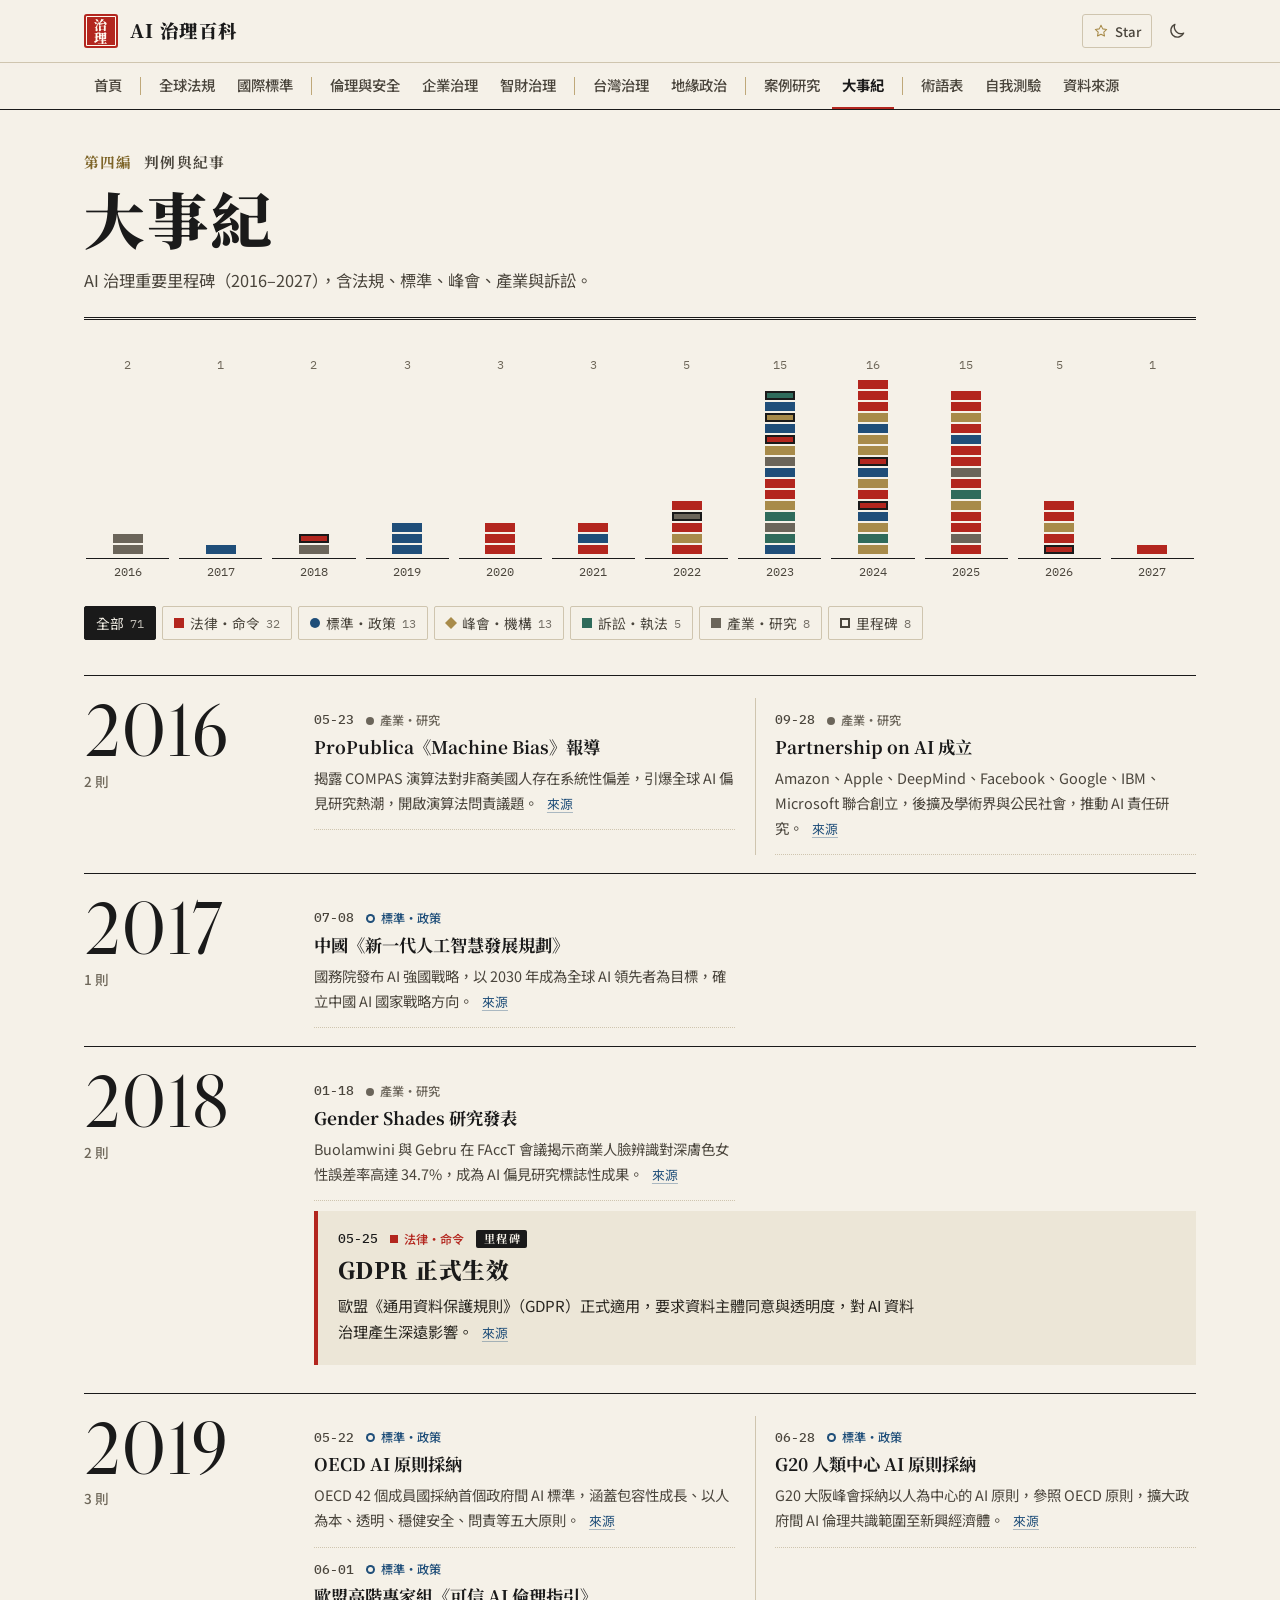
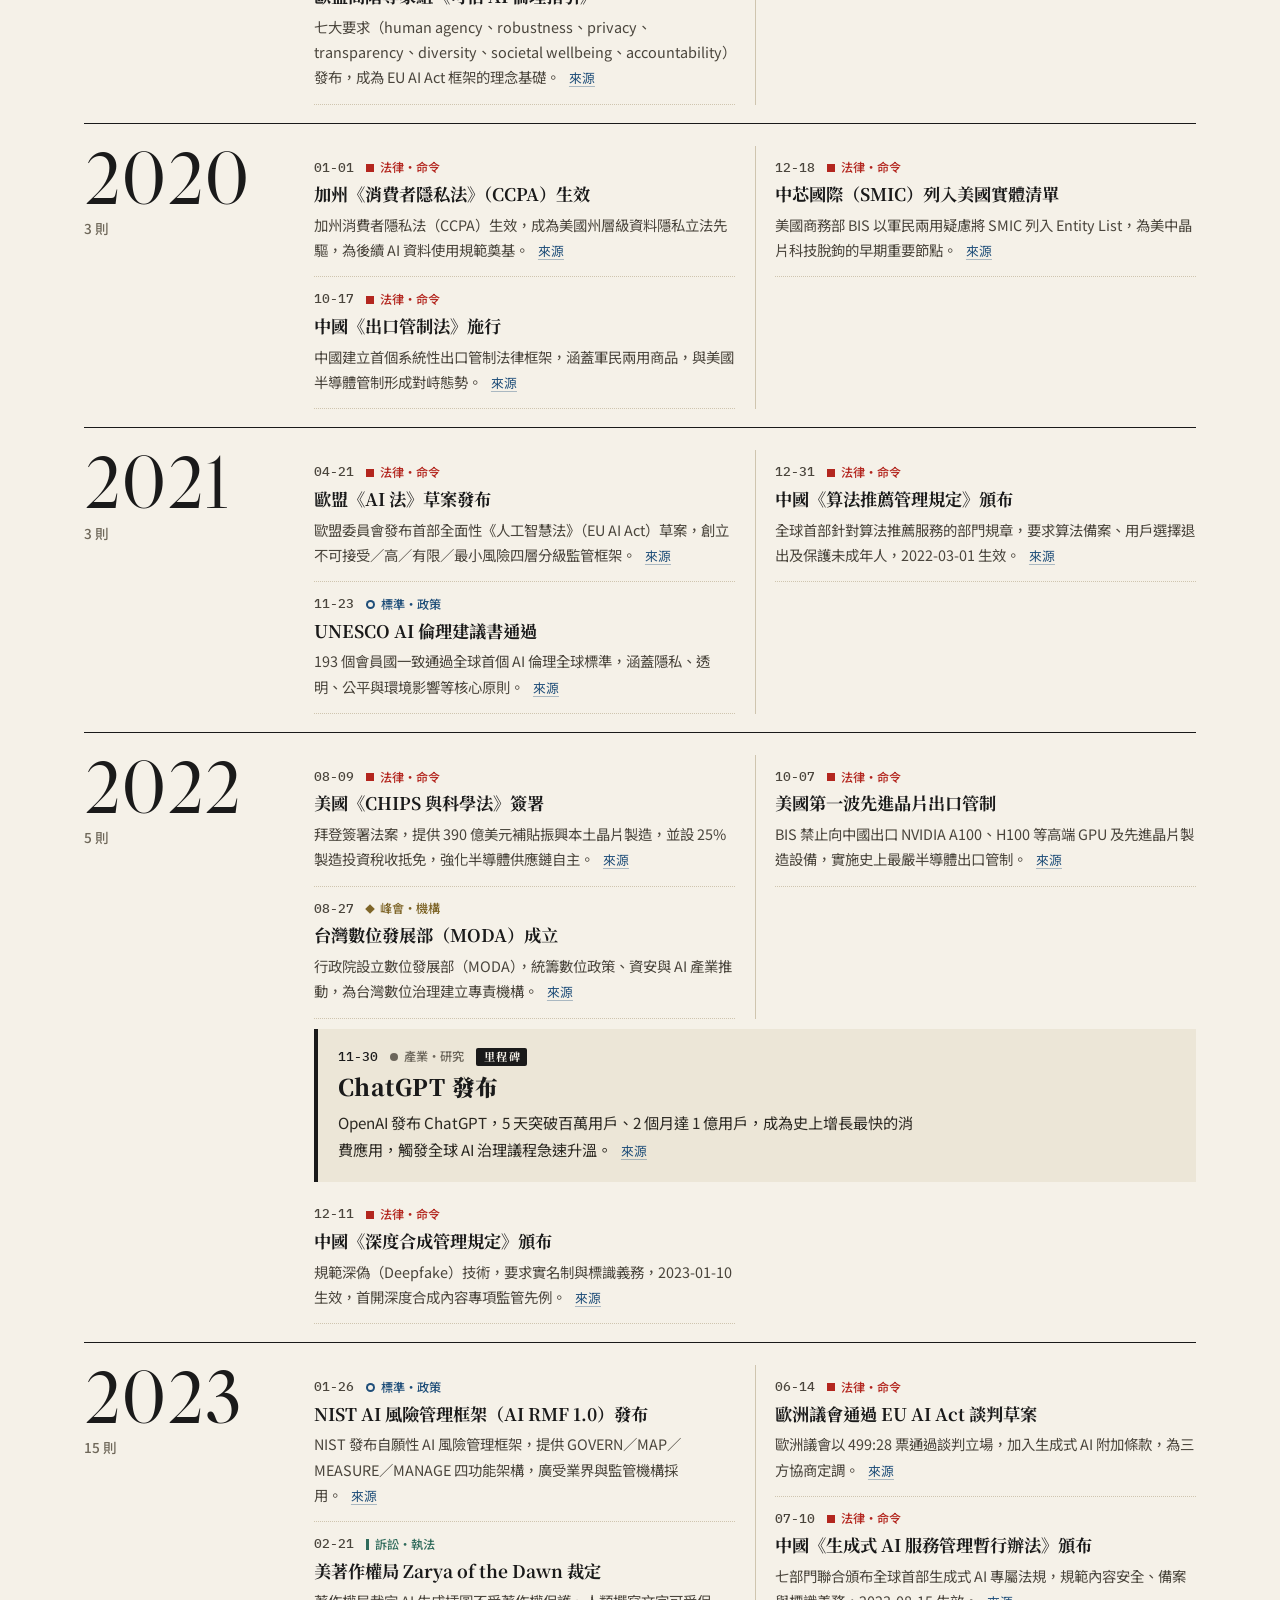
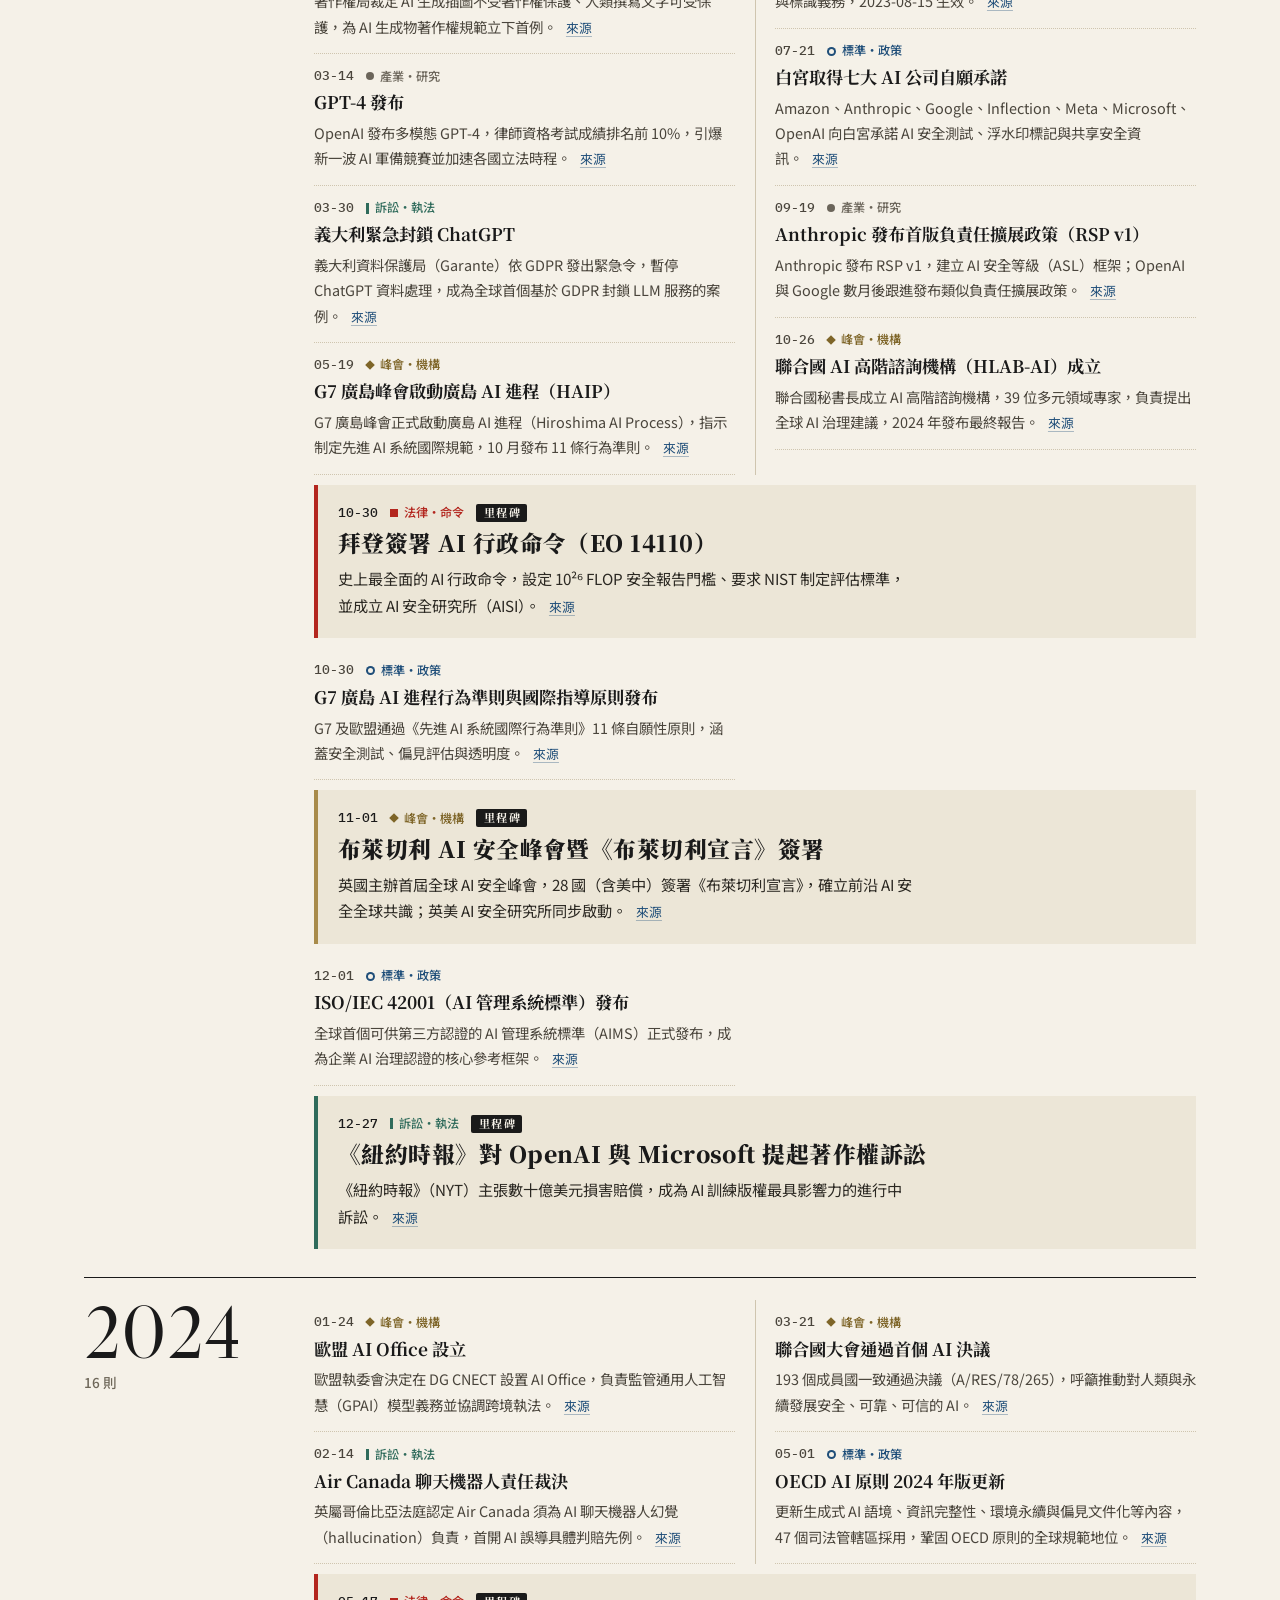
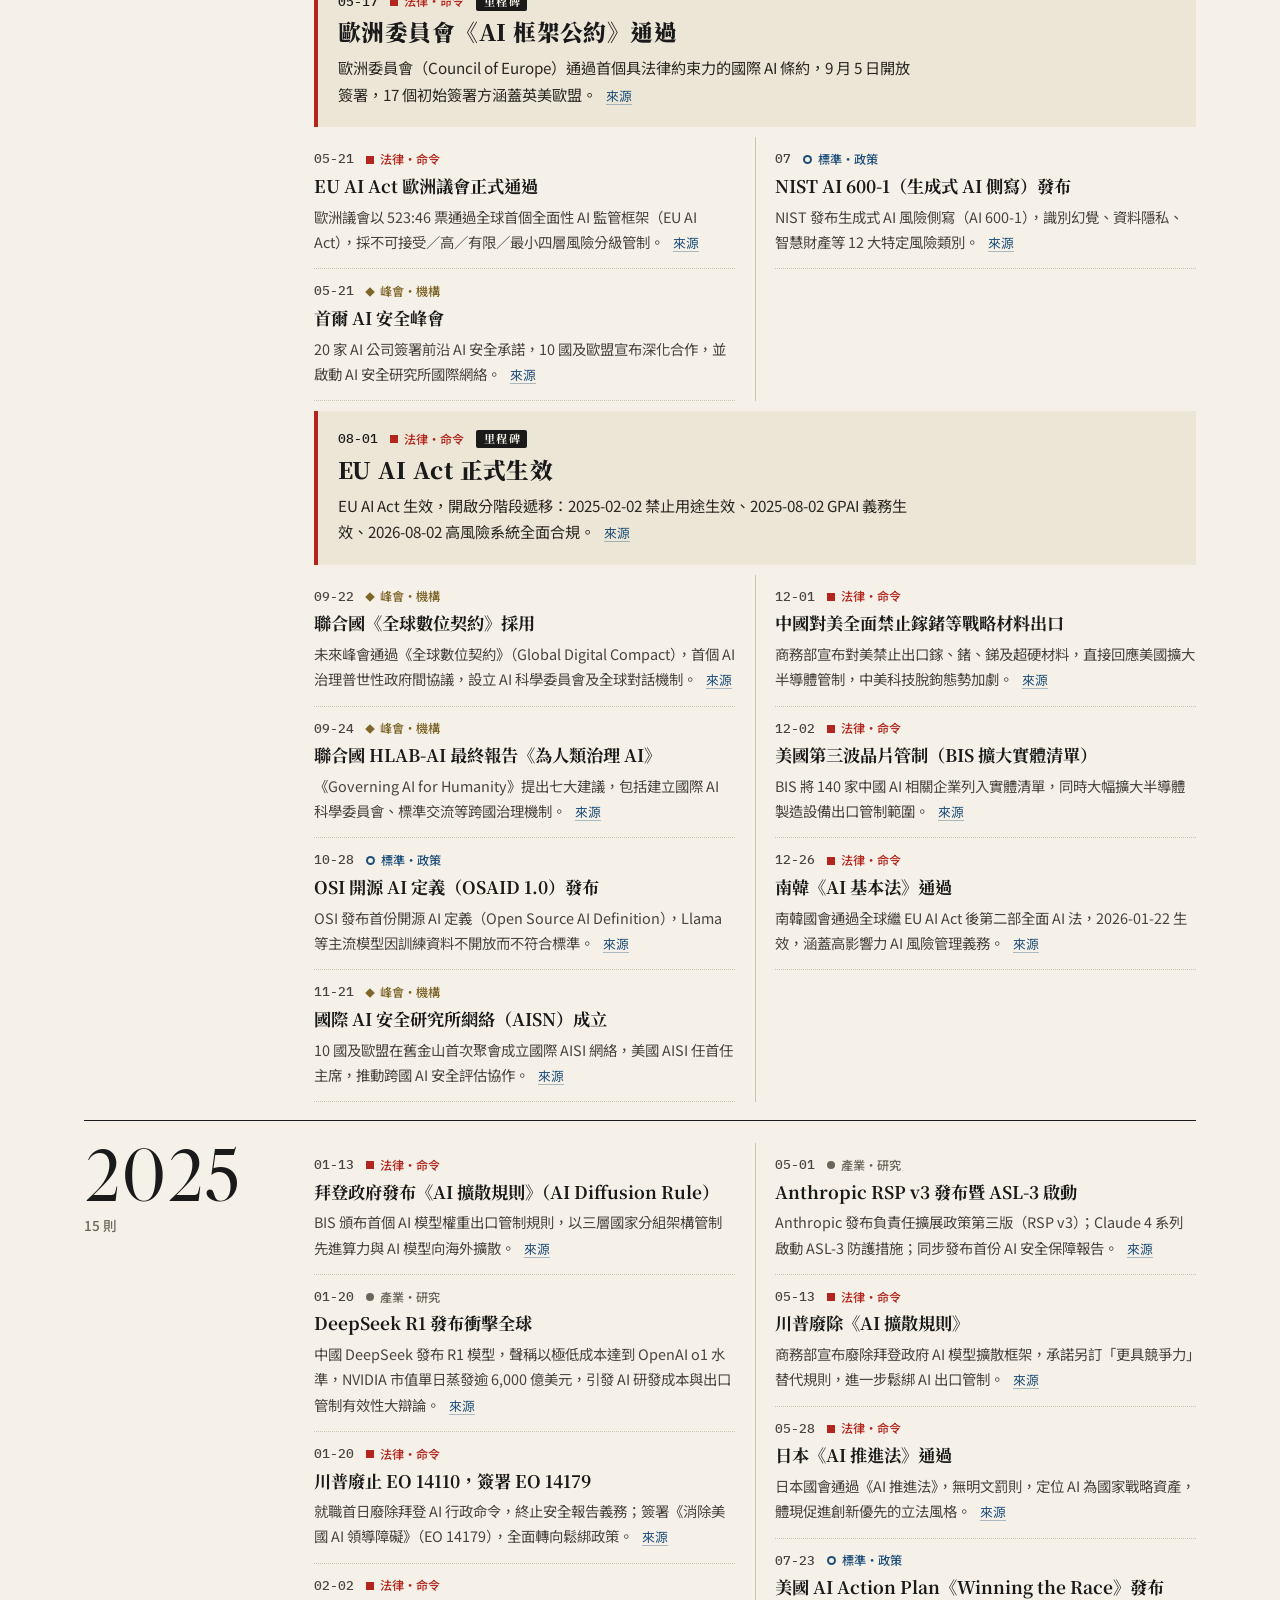
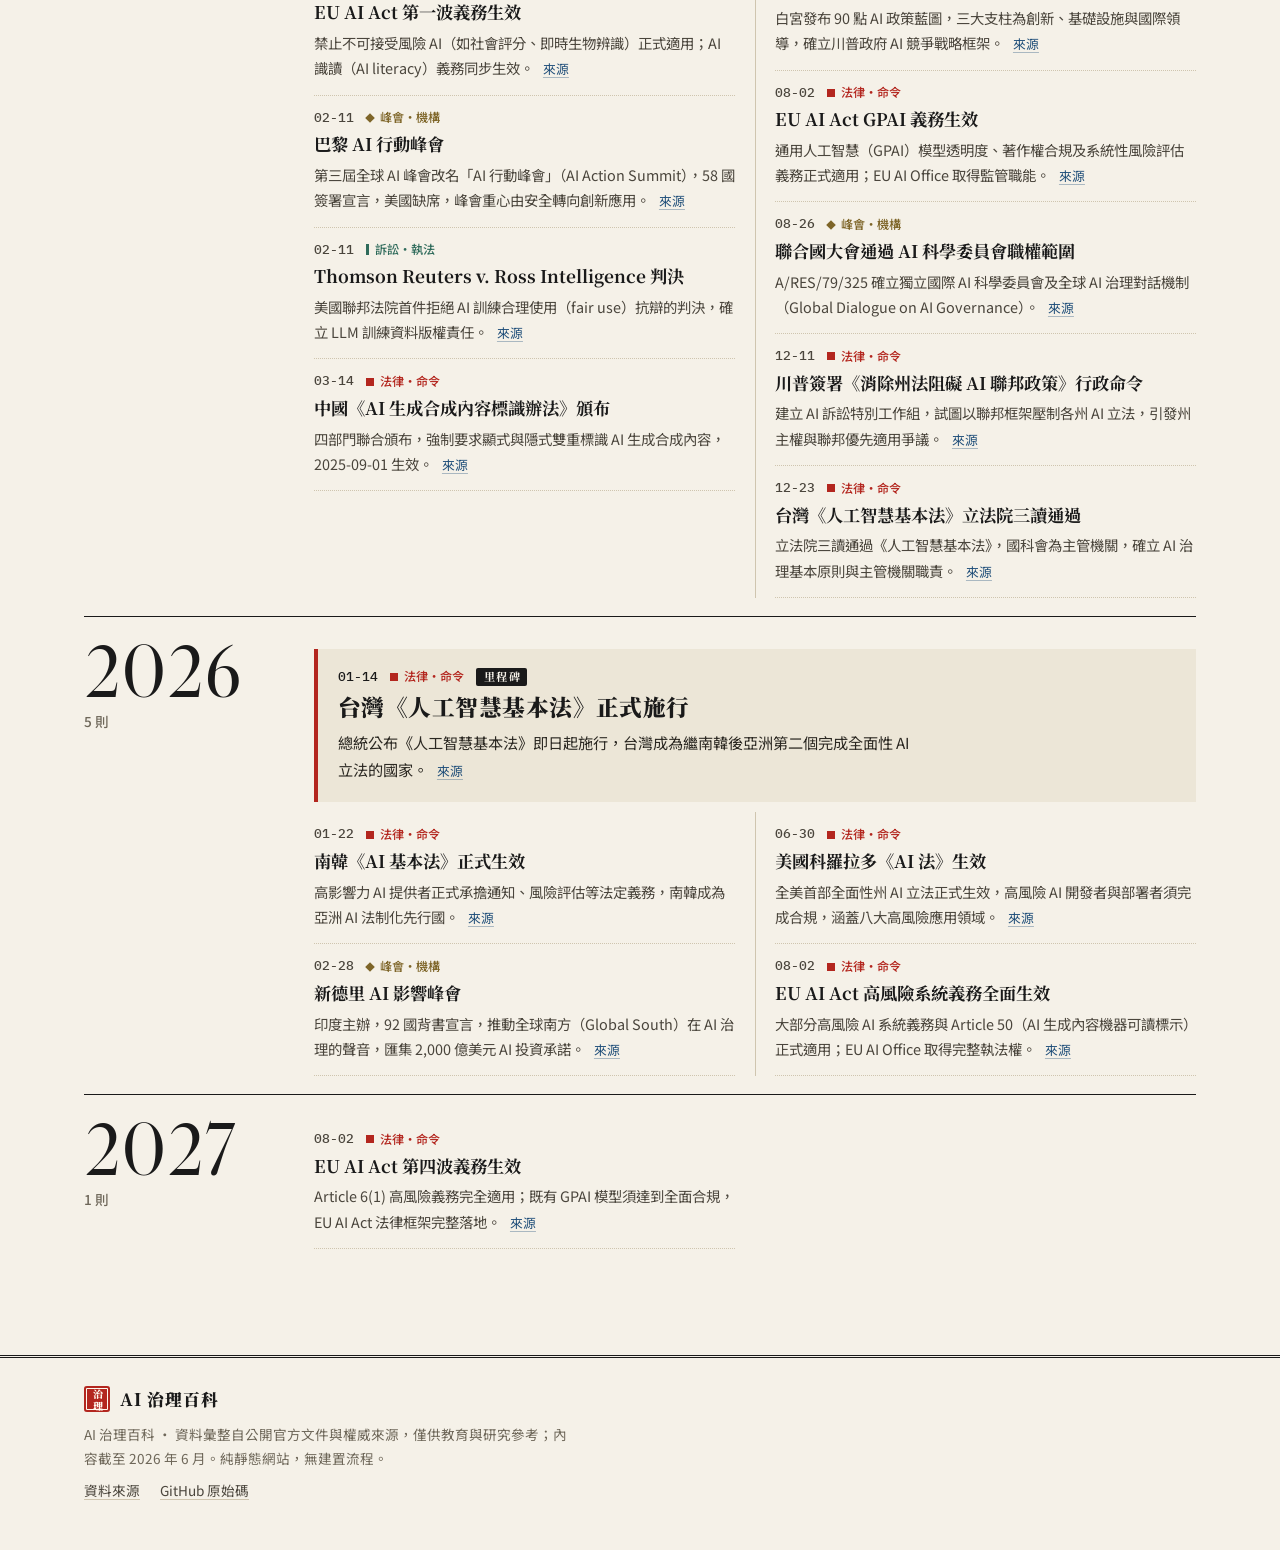
<file: timeline.html>
<!DOCTYPE html>
<html lang="zh-Hant" data-theme="light">
<head>
  <meta charset="UTF-8" />
  <!-- Google tag (gtag.js) -->
  <script async src="https://www.googletagmanager.com/gtag/js?id=G-D62TNHK13V"></script>
  <script>
    window.dataLayer = window.dataLayer || [];
    function gtag(){dataLayer.push(arguments);}
    gtag('js', new Date());
    gtag('config', 'G-D62TNHK13V');
  </script>
  <meta name="viewport" content="width=device-width, initial-scale=1.0, viewport-fit=cover" />
  <title>大事紀 · AI 治理百科</title>
  <meta name="description" content="AI 治理大事紀（2016–2027）：法規、標準、安全峰會、產業與訴訟的重要里程碑時間軸。" />
  <meta name="theme-color" content="#F5F1E8" />
  <link rel="canonical" href="https://ai-governance.peteraim.com/timeline.html" />
  <meta property="og:type" content="website" />
  <meta property="og:site_name" content="AI 治理百科" />
  <meta property="og:title" content="大事紀 · AI 治理百科" />
  <meta property="og:description" content="AI 治理大事紀（2016–2027）：法規、標準、安全峰會、產業與訴訟的重要里程碑時間軸。" />
  <meta property="og:url" content="https://ai-governance.peteraim.com/timeline.html" />
  <meta property="og:locale" content="zh_TW" />
  <meta name="twitter:card" content="summary_large_image" />
  <meta name="twitter:title" content="大事紀 · AI 治理百科" />
  <meta name="twitter:description" content="AI 治理大事紀（2016–2027）：法規、標準、安全峰會、產業與訴訟的重要里程碑時間軸。" />
  <link rel="preconnect" href="https://fonts.googleapis.com" />
  <link rel="preconnect" href="https://fonts.gstatic.com" crossorigin />
  <link href="https://fonts.googleapis.com/css2?family=IBM+Plex+Mono:wght@400;500&family=Libre+Caslon+Display&family=Noto+Sans+TC:wght@400;500;700&family=Noto+Serif+TC:wght@400;700;900&display=swap" rel="stylesheet" />
  <link rel="stylesheet" href="assets/styles.css" />
  <meta property="og:image" content="https://ai-governance.peteraim.com/og-image.png">
  <meta property="og:image:width" content="1200">
  <meta property="og:image:height" content="630">
  <meta name="twitter:image" content="https://ai-governance.peteraim.com/og-image.png">
</head>
<body data-page="timeline">
  <main id="page" class="page page--timeline">
<header class="page-head"><p class="page-head__vol"><span class="page-head__no">第四編</span>判例與紀事</p><h1>大事紀</h1><p class="page-head__sub">AI 治理重要里程碑（2016–2027），含法規、標準、峰會、產業與訴訟。</p></header><div class="tl-overview"><nav class="hist" aria-label="依年份跳至"><a class="hist__col" href="#y2016" aria-label="2016 年，2 則"><span class="hist__n">2</span><span class="hist__stack" style="--rows:16"><span class="sq sq--industry"></span><span class="sq sq--industry"></span></span><span class="hist__year"><span class="hist__cent">20</span>16</span></a><a class="hist__col" href="#y2017" aria-label="2017 年，1 則"><span class="hist__n">1</span><span class="hist__stack" style="--rows:16"><span class="sq sq--soft"></span></span><span class="hist__year"><span class="hist__cent">20</span>17</span></a><a class="hist__col" href="#y2018" aria-label="2018 年，2 則"><span class="hist__n">2</span><span class="hist__stack" style="--rows:16"><span class="sq sq--industry"></span><span class="sq sq--law sq--key"></span></span><span class="hist__year"><span class="hist__cent">20</span>18</span></a><a class="hist__col" href="#y2019" aria-label="2019 年，3 則"><span class="hist__n">3</span><span class="hist__stack" style="--rows:16"><span class="sq sq--soft"></span><span class="sq sq--soft"></span><span class="sq sq--soft"></span></span><span class="hist__year"><span class="hist__cent">20</span>19</span></a><a class="hist__col" href="#y2020" aria-label="2020 年，3 則"><span class="hist__n">3</span><span class="hist__stack" style="--rows:16"><span class="sq sq--law"></span><span class="sq sq--law"></span><span class="sq sq--law"></span></span><span class="hist__year"><span class="hist__cent">20</span>20</span></a><a class="hist__col" href="#y2021" aria-label="2021 年，3 則"><span class="hist__n">3</span><span class="hist__stack" style="--rows:16"><span class="sq sq--law"></span><span class="sq sq--soft"></span><span class="sq sq--law"></span></span><span class="hist__year"><span class="hist__cent">20</span>21</span></a><a class="hist__col" href="#y2022" aria-label="2022 年，5 則"><span class="hist__n">5</span><span class="hist__stack" style="--rows:16"><span class="sq sq--law"></span><span class="sq sq--forum"></span><span class="sq sq--law"></span><span class="sq sq--industry sq--key"></span><span class="sq sq--law"></span></span><span class="hist__year"><span class="hist__cent">20</span>22</span></a><a class="hist__col" href="#y2023" aria-label="2023 年，15 則"><span class="hist__n">15</span><span class="hist__stack" style="--rows:16"><span class="sq sq--soft"></span><span class="sq sq--court"></span><span class="sq sq--industry"></span><span class="sq sq--court"></span><span class="sq sq--forum"></span><span class="sq sq--law"></span><span class="sq sq--law"></span><span class="sq sq--soft"></span><span class="sq sq--industry"></span><span class="sq sq--forum"></span><span class="sq sq--law sq--key"></span><span class="sq sq--soft"></span><span class="sq sq--forum sq--key"></span><span class="sq sq--soft"></span><span class="sq sq--court sq--key"></span></span><span class="hist__year"><span class="hist__cent">20</span>23</span></a><a class="hist__col" href="#y2024" aria-label="2024 年，16 則"><span class="hist__n">16</span><span class="hist__stack" style="--rows:16"><span class="sq sq--forum"></span><span class="sq sq--court"></span><span class="sq sq--forum"></span><span class="sq sq--soft"></span><span class="sq sq--law sq--key"></span><span class="sq sq--law"></span><span class="sq sq--forum"></span><span class="sq sq--soft"></span><span class="sq sq--law sq--key"></span><span class="sq sq--forum"></span><span class="sq sq--forum"></span><span class="sq sq--soft"></span><span class="sq sq--forum"></span><span class="sq sq--law"></span><span class="sq sq--law"></span><span class="sq sq--law"></span></span><span class="hist__year"><span class="hist__cent">20</span>24</span></a><a class="hist__col" href="#y2025" aria-label="2025 年，15 則"><span class="hist__n">15</span><span class="hist__stack" style="--rows:16"><span class="sq sq--law"></span><span class="sq sq--industry"></span><span class="sq sq--law"></span><span class="sq sq--law"></span><span class="sq sq--forum"></span><span class="sq sq--court"></span><span class="sq sq--law"></span><span class="sq sq--industry"></span><span class="sq sq--law"></span><span class="sq sq--law"></span><span class="sq sq--soft"></span><span class="sq sq--law"></span><span class="sq sq--forum"></span><span class="sq sq--law"></span><span class="sq sq--law"></span></span><span class="hist__year"><span class="hist__cent">20</span>25</span></a><a class="hist__col" href="#y2026" aria-label="2026 年，5 則"><span class="hist__n">5</span><span class="hist__stack" style="--rows:16"><span class="sq sq--law sq--key"></span><span class="sq sq--law"></span><span class="sq sq--forum"></span><span class="sq sq--law"></span><span class="sq sq--law"></span></span><span class="hist__year"><span class="hist__cent">20</span>26</span></a><a class="hist__col" href="#y2027" aria-label="2027 年，1 則"><span class="hist__n">1</span><span class="hist__stack" style="--rows:16"><span class="sq sq--law"></span></span><span class="hist__year"><span class="hist__cent">20</span>27</span></a></nav><div class="chips tl-filter" role="group" aria-label="依性質篩選"><button class="chip chip--active" type="button" data-cat="">全部 <span class="chip__n">71</span></button><button class="chip chip--cat" type="button" data-cat="law"><span class="sw sw--law" aria-hidden="true"></span>法律・命令 <span class="chip__n">32</span></button><button class="chip chip--cat" type="button" data-cat="soft"><span class="sw sw--soft" aria-hidden="true"></span>標準・政策 <span class="chip__n">13</span></button><button class="chip chip--cat" type="button" data-cat="forum"><span class="sw sw--forum" aria-hidden="true"></span>峰會・機構 <span class="chip__n">13</span></button><button class="chip chip--cat" type="button" data-cat="court"><span class="sw sw--court" aria-hidden="true"></span>訴訟・執法 <span class="chip__n">5</span></button><button class="chip chip--cat" type="button" data-cat="industry"><span class="sw sw--industry" aria-hidden="true"></span>產業・研究 <span class="chip__n">8</span></button><button class="chip" type="button" data-cat="milestone"><span class="sw sw--key" aria-hidden="true"></span>里程碑 <span class="chip__n">8</span></button></div></div><p class="result-count" id="resultCount" aria-live="polite"></p><div class="tl-years" id="tlYears"><section class="tl-year" id="y2016" aria-labelledby="y2016-h"><h2 class="tl-year__head" id="y2016-h"><span class="tl-year__num">2016</span><span class="tl-year__n">2 則</span></h2><ol class="tl-list"><li class="tl-ev tl-ev--industry" data-cat="industry" id="ev-0"><div class="tl-ev__main"><p class="tl-ev__meta"><time class="tl-ev__date" datetime="2016-05-23">05-23</time><span class="tl-ev__cat">產業・研究</span></p><h3 class="tl-ev__title">ProPublica《Machine Bias》報導</h3><p class="tl-ev__body">揭露 COMPAS 演算法對非裔美國人存在系統性偏差，引爆全球 AI 偏見研究熱潮，開啟演算法問責議題。<a class="tl-src" href="https://www.propublica.org/article/machine-bias-risk-assessments-in-criminal-sentencing" target="_blank" rel="noopener">來源</a></p></div></li><li class="tl-ev tl-ev--industry" data-cat="industry" id="ev-1"><div class="tl-ev__main"><p class="tl-ev__meta"><time class="tl-ev__date" datetime="2016-09-28">09-28</time><span class="tl-ev__cat">產業・研究</span></p><h3 class="tl-ev__title">Partnership on AI 成立</h3><p class="tl-ev__body">Amazon、Apple、DeepMind、Facebook、Google、IBM、Microsoft 聯合創立，後擴及學術界與公民社會，推動 AI 責任研究。<a class="tl-src" href="https://partnershiponai.org" target="_blank" rel="noopener">來源</a></p></div></li></ol></section><section class="tl-year" id="y2017" aria-labelledby="y2017-h"><h2 class="tl-year__head" id="y2017-h"><span class="tl-year__num">2017</span><span class="tl-year__n">1 則</span></h2><ol class="tl-list"><li class="tl-ev tl-ev--soft" data-cat="soft" id="ev-2"><div class="tl-ev__main"><p class="tl-ev__meta"><time class="tl-ev__date" datetime="2017-07-08">07-08</time><span class="tl-ev__cat">標準・政策</span></p><h3 class="tl-ev__title">中國《新一代人工智慧發展規劃》</h3><p class="tl-ev__body">國務院發布 AI 強國戰略，以 2030 年成為全球 AI 領先者為目標，確立中國 AI 國家戰略方向。<a class="tl-src" href="https://www.gov.cn/zhengce/content/2017-07/20/content_5211996.htm" target="_blank" rel="noopener">來源</a></p></div></li></ol></section><section class="tl-year" id="y2018" aria-labelledby="y2018-h"><h2 class="tl-year__head" id="y2018-h"><span class="tl-year__num">2018</span><span class="tl-year__n">2 則</span></h2><ol class="tl-list"><li class="tl-ev tl-ev--industry" data-cat="industry" id="ev-3"><div class="tl-ev__main"><p class="tl-ev__meta"><time class="tl-ev__date" datetime="2018-01-18">01-18</time><span class="tl-ev__cat">產業・研究</span></p><h3 class="tl-ev__title">Gender Shades 研究發表</h3><p class="tl-ev__body">Buolamwini 與 Gebru 在 FAccT 會議揭示商業人臉辨識對深膚色女性誤差率高達 34.7%，成為 AI 偏見研究標誌性成果。<a class="tl-src" href="https://proceedings.mlr.press/v81/buolamwini18a.html" target="_blank" rel="noopener">來源</a></p></div></li><li class="tl-ev tl-ev--law tl-ev--key" data-cat="law" data-key="" id="ev-4"><div class="tl-ev__main"><p class="tl-ev__meta"><time class="tl-ev__date" datetime="2018-05-25">05-25</time><span class="tl-ev__cat">法律・命令</span><span class="tl-ev__key">里程碑</span></p><h3 class="tl-ev__title">GDPR 正式生效</h3><p class="tl-ev__body">歐盟《通用資料保護規則》（GDPR）正式適用，要求資料主體同意與透明度，對 AI 資料治理產生深遠影響。<a class="tl-src" href="https://gdpr.eu" target="_blank" rel="noopener">來源</a></p></div></li></ol></section><section class="tl-year" id="y2019" aria-labelledby="y2019-h"><h2 class="tl-year__head" id="y2019-h"><span class="tl-year__num">2019</span><span class="tl-year__n">3 則</span></h2><ol class="tl-list"><li class="tl-ev tl-ev--soft" data-cat="soft" id="ev-5"><div class="tl-ev__main"><p class="tl-ev__meta"><time class="tl-ev__date" datetime="2019-05-22">05-22</time><span class="tl-ev__cat">標準・政策</span></p><h3 class="tl-ev__title">OECD AI 原則採納</h3><p class="tl-ev__body">OECD 42 個成員國採納首個政府間 AI 標準，涵蓋包容性成長、以人為本、透明、穩健安全、問責等五大原則。<a class="tl-src" href="https://oecd.ai/en/ai-principles" target="_blank" rel="noopener">來源</a></p></div></li><li class="tl-ev tl-ev--soft" data-cat="soft" id="ev-6"><div class="tl-ev__main"><p class="tl-ev__meta"><time class="tl-ev__date" datetime="2019-06-01">06-01</time><span class="tl-ev__cat">標準・政策</span></p><h3 class="tl-ev__title">歐盟高階專家組《可信 AI 倫理指引》</h3><p class="tl-ev__body">七大要求（human agency、robustness、privacy、transparency、diversity、societal wellbeing、accountability）發布，成為 EU AI Act 框架的理念基礎。<a class="tl-src" href="https://ec.europa.eu/digital-single-market/en/news/ethics-guidelines-trustworthy-ai" target="_blank" rel="noopener">來源</a></p></div></li><li class="tl-ev tl-ev--soft" data-cat="soft" id="ev-7"><div class="tl-ev__main"><p class="tl-ev__meta"><time class="tl-ev__date" datetime="2019-06-28">06-28</time><span class="tl-ev__cat">標準・政策</span></p><h3 class="tl-ev__title">G20 人類中心 AI 原則採納</h3><p class="tl-ev__body">G20 大阪峰會採納以人為中心的 AI 原則，參照 OECD 原則，擴大政府間 AI 倫理共識範圍至新興經濟體。<a class="tl-src" href="https://www.g20.org/osaka-summit" target="_blank" rel="noopener">來源</a></p></div></li></ol></section><section class="tl-year" id="y2020" aria-labelledby="y2020-h"><h2 class="tl-year__head" id="y2020-h"><span class="tl-year__num">2020</span><span class="tl-year__n">3 則</span></h2><ol class="tl-list"><li class="tl-ev tl-ev--law" data-cat="law" id="ev-8"><div class="tl-ev__main"><p class="tl-ev__meta"><time class="tl-ev__date" datetime="2020-01-01">01-01</time><span class="tl-ev__cat">法律・命令</span></p><h3 class="tl-ev__title">加州《消費者隱私法》（CCPA）生效</h3><p class="tl-ev__body">加州消費者隱私法（CCPA）生效，成為美國州層級資料隱私立法先驅，為後續 AI 資料使用規範奠基。<a class="tl-src" href="https://oag.ca.gov/privacy/ccpa" target="_blank" rel="noopener">來源</a></p></div></li><li class="tl-ev tl-ev--law" data-cat="law" id="ev-9"><div class="tl-ev__main"><p class="tl-ev__meta"><time class="tl-ev__date" datetime="2020-10-17">10-17</time><span class="tl-ev__cat">法律・命令</span></p><h3 class="tl-ev__title">中國《出口管制法》施行</h3><p class="tl-ev__body">中國建立首個系統性出口管制法律框架，涵蓋軍民兩用商品，與美國半導體管制形成對峙態勢。<a class="tl-src" href="https://www.mofcom.gov.cn" target="_blank" rel="noopener">來源</a></p></div></li><li class="tl-ev tl-ev--law" data-cat="law" id="ev-10"><div class="tl-ev__main"><p class="tl-ev__meta"><time class="tl-ev__date" datetime="2020-12-18">12-18</time><span class="tl-ev__cat">法律・命令</span></p><h3 class="tl-ev__title">中芯國際（SMIC）列入美國實體清單</h3><p class="tl-ev__body">美國商務部 BIS 以軍民兩用疑慮將 SMIC 列入 Entity List，為美中晶片科技脫鉤的早期重要節點。<a class="tl-src" href="https://www.bis.doc.gov" target="_blank" rel="noopener">來源</a></p></div></li></ol></section><section class="tl-year" id="y2021" aria-labelledby="y2021-h"><h2 class="tl-year__head" id="y2021-h"><span class="tl-year__num">2021</span><span class="tl-year__n">3 則</span></h2><ol class="tl-list"><li class="tl-ev tl-ev--law" data-cat="law" id="ev-11"><div class="tl-ev__main"><p class="tl-ev__meta"><time class="tl-ev__date" datetime="2021-04-21">04-21</time><span class="tl-ev__cat">法律・命令</span></p><h3 class="tl-ev__title">歐盟《AI 法》草案發布</h3><p class="tl-ev__body">歐盟委員會發布首部全面性《人工智慧法》（EU AI Act）草案，創立不可接受／高／有限／最小風險四層分級監管框架。<a class="tl-src" href="https://eur-lex.europa.eu/legal-content/EN/TXT/?uri=CELEX%3A52021PC0206" target="_blank" rel="noopener">來源</a></p></div></li><li class="tl-ev tl-ev--soft" data-cat="soft" id="ev-12"><div class="tl-ev__main"><p class="tl-ev__meta"><time class="tl-ev__date" datetime="2021-11-23">11-23</time><span class="tl-ev__cat">標準・政策</span></p><h3 class="tl-ev__title">UNESCO AI 倫理建議書通過</h3><p class="tl-ev__body">193 個會員國一致通過全球首個 AI 倫理全球標準，涵蓋隱私、透明、公平與環境影響等核心原則。<a class="tl-src" href="https://www.unesco.org/en/articles/recommendation-ethics-artificial-intelligence" target="_blank" rel="noopener">來源</a></p></div></li><li class="tl-ev tl-ev--law" data-cat="law" id="ev-13"><div class="tl-ev__main"><p class="tl-ev__meta"><time class="tl-ev__date" datetime="2021-12-31">12-31</time><span class="tl-ev__cat">法律・命令</span></p><h3 class="tl-ev__title">中國《算法推薦管理規定》頒布</h3><p class="tl-ev__body">全球首部針對算法推薦服務的部門規章，要求算法備案、用戶選擇退出及保護未成年人，2022-03-01 生效。<a class="tl-src" href="https://www.cac.gov.cn/2022-01/04/c_1642894606364259.htm" target="_blank" rel="noopener">來源</a></p></div></li></ol></section><section class="tl-year" id="y2022" aria-labelledby="y2022-h"><h2 class="tl-year__head" id="y2022-h"><span class="tl-year__num">2022</span><span class="tl-year__n">5 則</span></h2><ol class="tl-list"><li class="tl-ev tl-ev--law" data-cat="law" id="ev-14"><div class="tl-ev__main"><p class="tl-ev__meta"><time class="tl-ev__date" datetime="2022-08-09">08-09</time><span class="tl-ev__cat">法律・命令</span></p><h3 class="tl-ev__title">美國《CHIPS 與科學法》簽署</h3><p class="tl-ev__body">拜登簽署法案，提供 390 億美元補貼振興本土晶片製造，並設 25% 製造投資稅收抵免，強化半導體供應鏈自主。<a class="tl-src" href="https://www.congress.gov/bill/117th-congress/house-bill/4346" target="_blank" rel="noopener">來源</a></p></div></li><li class="tl-ev tl-ev--forum" data-cat="forum" id="ev-15"><div class="tl-ev__main"><p class="tl-ev__meta"><time class="tl-ev__date" datetime="2022-08-27">08-27</time><span class="tl-ev__cat">峰會・機構</span></p><h3 class="tl-ev__title">台灣數位發展部（MODA）成立</h3><p class="tl-ev__body">行政院設立數位發展部（MODA），統籌數位政策、資安與 AI 產業推動，為台灣數位治理建立專責機構。<a class="tl-src" href="https://moda.gov.tw/" target="_blank" rel="noopener">來源</a></p></div></li><li class="tl-ev tl-ev--law" data-cat="law" id="ev-16"><div class="tl-ev__main"><p class="tl-ev__meta"><time class="tl-ev__date" datetime="2022-10-07">10-07</time><span class="tl-ev__cat">法律・命令</span></p><h3 class="tl-ev__title">美國第一波先進晶片出口管制</h3><p class="tl-ev__body">BIS 禁止向中國出口 NVIDIA A100、H100 等高端 GPU 及先進晶片製造設備，實施史上最嚴半導體出口管制。<a class="tl-src" href="https://www.bis.doc.gov/index.php/all-articles/17-regulations/1519-october-7-2022-final-rules" target="_blank" rel="noopener">來源</a></p></div></li><li class="tl-ev tl-ev--industry tl-ev--key" data-cat="industry" data-key="" id="ev-17"><div class="tl-ev__main"><p class="tl-ev__meta"><time class="tl-ev__date" datetime="2022-11-30">11-30</time><span class="tl-ev__cat">產業・研究</span><span class="tl-ev__key">里程碑</span></p><h3 class="tl-ev__title">ChatGPT 發布</h3><p class="tl-ev__body">OpenAI 發布 ChatGPT，5 天突破百萬用戶、2 個月達 1 億用戶，成為史上增長最快的消費應用，觸發全球 AI 治理議程急速升溫。<a class="tl-src" href="https://openai.com/blog/chatgpt" target="_blank" rel="noopener">來源</a></p></div></li><li class="tl-ev tl-ev--law" data-cat="law" id="ev-18"><div class="tl-ev__main"><p class="tl-ev__meta"><time class="tl-ev__date" datetime="2022-12-11">12-11</time><span class="tl-ev__cat">法律・命令</span></p><h3 class="tl-ev__title">中國《深度合成管理規定》頒布</h3><p class="tl-ev__body">規範深偽（Deepfake）技術，要求實名制與標識義務，2023-01-10 生效，首開深度合成內容專項監管先例。<a class="tl-src" href="https://www.cac.gov.cn/2022-12/11/c_1672221949354811.htm" target="_blank" rel="noopener">來源</a></p></div></li></ol></section><section class="tl-year" id="y2023" aria-labelledby="y2023-h"><h2 class="tl-year__head" id="y2023-h"><span class="tl-year__num">2023</span><span class="tl-year__n">15 則</span></h2><ol class="tl-list"><li class="tl-ev tl-ev--soft" data-cat="soft" id="ev-19"><div class="tl-ev__main"><p class="tl-ev__meta"><time class="tl-ev__date" datetime="2023-01-26">01-26</time><span class="tl-ev__cat">標準・政策</span></p><h3 class="tl-ev__title">NIST AI 風險管理框架（AI RMF 1.0）發布</h3><p class="tl-ev__body">NIST 發布自願性 AI 風險管理框架，提供 GOVERN／MAP／MEASURE／MANAGE 四功能架構，廣受業界與監管機構採用。<a class="tl-src" href="https://www.nist.gov/itl/ai-risk-management-framework" target="_blank" rel="noopener">來源</a></p></div></li><li class="tl-ev tl-ev--court" data-cat="court" id="ev-20"><div class="tl-ev__main"><p class="tl-ev__meta"><time class="tl-ev__date" datetime="2023-02-21">02-21</time><span class="tl-ev__cat">訴訟・執法</span></p><h3 class="tl-ev__title">美著作權局 Zarya of the Dawn 裁定</h3><p class="tl-ev__body">著作權局裁定 AI 生成插圖不受著作權保護、人類撰寫文字可受保護，為 AI 生成物著作權規範立下首例。<a class="tl-src" href="https://www.copyright.gov/ai/" target="_blank" rel="noopener">來源</a></p></div></li><li class="tl-ev tl-ev--industry" data-cat="industry" id="ev-21"><div class="tl-ev__main"><p class="tl-ev__meta"><time class="tl-ev__date" datetime="2023-03-14">03-14</time><span class="tl-ev__cat">產業・研究</span></p><h3 class="tl-ev__title">GPT-4 發布</h3><p class="tl-ev__body">OpenAI 發布多模態 GPT-4，律師資格考試成績排名前 10%，引爆新一波 AI 軍備競賽並加速各國立法時程。<a class="tl-src" href="https://openai.com/research/gpt-4" target="_blank" rel="noopener">來源</a></p></div></li><li class="tl-ev tl-ev--court" data-cat="court" id="ev-22"><div class="tl-ev__main"><p class="tl-ev__meta"><time class="tl-ev__date" datetime="2023-03-30">03-30</time><span class="tl-ev__cat">訴訟・執法</span></p><h3 class="tl-ev__title">義大利緊急封鎖 ChatGPT</h3><p class="tl-ev__body">義大利資料保護局（Garante）依 GDPR 發出緊急令，暫停 ChatGPT 資料處理，成為全球首個基於 GDPR 封鎖 LLM 服務的案例。<a class="tl-src" href="https://www.garanteprivacy.it/home/docweb/-/docweb-display/docweb/9870847" target="_blank" rel="noopener">來源</a></p></div></li><li class="tl-ev tl-ev--forum" data-cat="forum" id="ev-23"><div class="tl-ev__main"><p class="tl-ev__meta"><time class="tl-ev__date" datetime="2023-05-19">05-19</time><span class="tl-ev__cat">峰會・機構</span></p><h3 class="tl-ev__title">G7 廣島峰會啟動廣島 AI 進程（HAIP）</h3><p class="tl-ev__body">G7 廣島峰會正式啟動廣島 AI 進程（Hiroshima AI Process），指示制定先進 AI 系統國際規範，10 月發布 11 條行為準則。<a class="tl-src" href="https://www.japan.go.jp/kizuna/2024/02/hiroshima_ai_process.html" target="_blank" rel="noopener">來源</a></p></div></li><li class="tl-ev tl-ev--law" data-cat="law" id="ev-24"><div class="tl-ev__main"><p class="tl-ev__meta"><time class="tl-ev__date" datetime="2023-06-14">06-14</time><span class="tl-ev__cat">法律・命令</span></p><h3 class="tl-ev__title">歐洲議會通過 EU AI Act 談判草案</h3><p class="tl-ev__body">歐洲議會以 499:28 票通過談判立場，加入生成式 AI 附加條款，為三方協商定調。<a class="tl-src" href="https://www.europarl.europa.eu/news/en/press-room/20230609IPR96212" target="_blank" rel="noopener">來源</a></p></div></li><li class="tl-ev tl-ev--law" data-cat="law" id="ev-25"><div class="tl-ev__main"><p class="tl-ev__meta"><time class="tl-ev__date" datetime="2023-07-10">07-10</time><span class="tl-ev__cat">法律・命令</span></p><h3 class="tl-ev__title">中國《生成式 AI 服務管理暫行辦法》頒布</h3><p class="tl-ev__body">七部門聯合頒布全球首部生成式 AI 專屬法規，規範內容安全、備案與標識義務，2023-08-15 生效。<a class="tl-src" href="https://www.cac.gov.cn/2023-07/13/c_1690898326795531.htm" target="_blank" rel="noopener">來源</a></p></div></li><li class="tl-ev tl-ev--soft" data-cat="soft" id="ev-26"><div class="tl-ev__main"><p class="tl-ev__meta"><time class="tl-ev__date" datetime="2023-07-21">07-21</time><span class="tl-ev__cat">標準・政策</span></p><h3 class="tl-ev__title">白宮取得七大 AI 公司自願承諾</h3><p class="tl-ev__body">Amazon、Anthropic、Google、Inflection、Meta、Microsoft、OpenAI 向白宮承諾 AI 安全測試、浮水印標記與共享安全資訊。<a class="tl-src" href="https://www.whitehouse.gov/briefing-room/statements-releases/2023/07/21/fact-sheet-biden-harris-administration-secures-voluntary-commitments-from-leading-artificial-intelligence-companies-to-manage-the-risks-posed-by-ai/" target="_blank" rel="noopener">來源</a></p></div></li><li class="tl-ev tl-ev--industry" data-cat="industry" id="ev-27"><div class="tl-ev__main"><p class="tl-ev__meta"><time class="tl-ev__date" datetime="2023-09-19">09-19</time><span class="tl-ev__cat">產業・研究</span></p><h3 class="tl-ev__title">Anthropic 發布首版負責任擴展政策（RSP v1）</h3><p class="tl-ev__body">Anthropic 發布 RSP v1，建立 AI 安全等級（ASL）框架；OpenAI 與 Google 數月後跟進發布類似負責任擴展政策。<a class="tl-src" href="https://www.anthropic.com/news/anthropics-responsible-scaling-policy" target="_blank" rel="noopener">來源</a></p></div></li><li class="tl-ev tl-ev--forum" data-cat="forum" id="ev-28"><div class="tl-ev__main"><p class="tl-ev__meta"><time class="tl-ev__date" datetime="2023-10-26">10-26</time><span class="tl-ev__cat">峰會・機構</span></p><h3 class="tl-ev__title">聯合國 AI 高階諮詢機構（HLAB-AI）成立</h3><p class="tl-ev__body">聯合國秘書長成立 AI 高階諮詢機構，39 位多元領域專家，負責提出全球 AI 治理建議，2024 年發布最終報告。<a class="tl-src" href="https://www.un.org/en/ai-advisory-body" target="_blank" rel="noopener">來源</a></p></div></li><li class="tl-ev tl-ev--law tl-ev--key" data-cat="law" data-key="" id="ev-29"><div class="tl-ev__main"><p class="tl-ev__meta"><time class="tl-ev__date" datetime="2023-10-30">10-30</time><span class="tl-ev__cat">法律・命令</span><span class="tl-ev__key">里程碑</span></p><h3 class="tl-ev__title">拜登簽署 AI 行政命令（EO 14110）</h3><p class="tl-ev__body">史上最全面的 AI 行政命令，設定 10²⁶ FLOP 安全報告門檻、要求 NIST 制定評估標準，並成立 AI 安全研究所（AISI）。<a class="tl-src" href="https://www.whitehouse.gov/briefing-room/presidential-actions/2023/10/30/executive-order-on-the-safe-secure-and-trustworthy-development-and-use-of-artificial-intelligence/" target="_blank" rel="noopener">來源</a></p></div></li><li class="tl-ev tl-ev--soft" data-cat="soft" id="ev-30"><div class="tl-ev__main"><p class="tl-ev__meta"><time class="tl-ev__date" datetime="2023-10-30">10-30</time><span class="tl-ev__cat">標準・政策</span></p><h3 class="tl-ev__title">G7 廣島 AI 進程行為準則與國際指導原則發布</h3><p class="tl-ev__body">G7 及歐盟通過《先進 AI 系統國際行為準則》11 條自願性原則，涵蓋安全測試、偏見評估與透明度。<a class="tl-src" href="https://digital-strategy.ec.europa.eu/en/library/hiroshima-process-international-code-conduct-advanced-ai-systems" target="_blank" rel="noopener">來源</a></p></div></li><li class="tl-ev tl-ev--forum tl-ev--key" data-cat="forum" data-key="" id="ev-31"><div class="tl-ev__main"><p class="tl-ev__meta"><time class="tl-ev__date" datetime="2023-11-01">11-01</time><span class="tl-ev__cat">峰會・機構</span><span class="tl-ev__key">里程碑</span></p><h3 class="tl-ev__title">布萊切利 AI 安全峰會暨《布萊切利宣言》簽署</h3><p class="tl-ev__body">英國主辦首屆全球 AI 安全峰會，28 國（含美中）簽署《布萊切利宣言》，確立前沿 AI 安全全球共識；英美 AI 安全研究所同步啟動。<a class="tl-src" href="https://www.gov.uk/government/publications/ai-safety-summit-2023-the-bletchley-declaration" target="_blank" rel="noopener">來源</a></p></div></li><li class="tl-ev tl-ev--soft" data-cat="soft" id="ev-32"><div class="tl-ev__main"><p class="tl-ev__meta"><time class="tl-ev__date" datetime="2023-12-01">12-01</time><span class="tl-ev__cat">標準・政策</span></p><h3 class="tl-ev__title">ISO/IEC 42001（AI 管理系統標準）發布</h3><p class="tl-ev__body">全球首個可供第三方認證的 AI 管理系統標準（AIMS）正式發布，成為企業 AI 治理認證的核心參考框架。<a class="tl-src" href="https://www.iso.org/standard/42001" target="_blank" rel="noopener">來源</a></p></div></li><li class="tl-ev tl-ev--court tl-ev--key" data-cat="court" data-key="" id="ev-33"><div class="tl-ev__main"><p class="tl-ev__meta"><time class="tl-ev__date" datetime="2023-12-27">12-27</time><span class="tl-ev__cat">訴訟・執法</span><span class="tl-ev__key">里程碑</span></p><h3 class="tl-ev__title">《紐約時報》對 OpenAI 與 Microsoft 提起著作權訴訟</h3><p class="tl-ev__body">《紐約時報》（NYT）主張數十億美元損害賠償，成為 AI 訓練版權最具影響力的進行中訴訟。<a class="tl-src" href="https://harvardlawreview.org/blog/2024/04/nyt-v-openai-the-timess-about-face/" target="_blank" rel="noopener">來源</a></p></div></li></ol></section><section class="tl-year" id="y2024" aria-labelledby="y2024-h"><h2 class="tl-year__head" id="y2024-h"><span class="tl-year__num">2024</span><span class="tl-year__n">16 則</span></h2><ol class="tl-list"><li class="tl-ev tl-ev--forum" data-cat="forum" id="ev-34"><div class="tl-ev__main"><p class="tl-ev__meta"><time class="tl-ev__date" datetime="2024-01-24">01-24</time><span class="tl-ev__cat">峰會・機構</span></p><h3 class="tl-ev__title">歐盟 AI Office 設立</h3><p class="tl-ev__body">歐盟執委會決定在 DG CNECT 設置 AI Office，負責監管通用人工智慧（GPAI）模型義務並協調跨境執法。<a class="tl-src" href="https://digital-strategy.ec.europa.eu/en/policies/ai-office" target="_blank" rel="noopener">來源</a></p></div></li><li class="tl-ev tl-ev--court" data-cat="court" id="ev-35"><div class="tl-ev__main"><p class="tl-ev__meta"><time class="tl-ev__date" datetime="2024-02-14">02-14</time><span class="tl-ev__cat">訴訟・執法</span></p><h3 class="tl-ev__title">Air Canada 聊天機器人責任裁決</h3><p class="tl-ev__body">英屬哥倫比亞法庭認定 Air Canada 須為 AI 聊天機器人幻覺（hallucination）負責，首開 AI 誤導具體判賠先例。<a class="tl-src" href="https://www.mccarthy.ca/en/insights/blogs/techlex/moffatt-v-air-canada-misrepresentation-ai-chatbot" target="_blank" rel="noopener">來源</a></p></div></li><li class="tl-ev tl-ev--forum" data-cat="forum" id="ev-36"><div class="tl-ev__main"><p class="tl-ev__meta"><time class="tl-ev__date" datetime="2024-03-21">03-21</time><span class="tl-ev__cat">峰會・機構</span></p><h3 class="tl-ev__title">聯合國大會通過首個 AI 決議</h3><p class="tl-ev__body">193 個成員國一致通過決議（A/RES/78/265），呼籲推動對人類與永續發展安全、可靠、可信的 AI。<a class="tl-src" href="https://news.un.org/en/story/2024/03/1147831" target="_blank" rel="noopener">來源</a></p></div></li><li class="tl-ev tl-ev--soft" data-cat="soft" id="ev-37"><div class="tl-ev__main"><p class="tl-ev__meta"><time class="tl-ev__date" datetime="2024-05-01">05-01</time><span class="tl-ev__cat">標準・政策</span></p><h3 class="tl-ev__title">OECD AI 原則 2024 年版更新</h3><p class="tl-ev__body">更新生成式 AI 語境、資訊完整性、環境永續與偏見文件化等內容，47 個司法管轄區採用，鞏固 OECD 原則的全球規範地位。<a class="tl-src" href="https://oecd.ai/en/wonk/evolving-with-innovation-the-2024-oecd-ai-principles-update" target="_blank" rel="noopener">來源</a></p></div></li><li class="tl-ev tl-ev--law tl-ev--key" data-cat="law" data-key="" id="ev-38"><div class="tl-ev__main"><p class="tl-ev__meta"><time class="tl-ev__date" datetime="2024-05-17">05-17</time><span class="tl-ev__cat">法律・命令</span><span class="tl-ev__key">里程碑</span></p><h3 class="tl-ev__title">歐洲委員會《AI 框架公約》通過</h3><p class="tl-ev__body">歐洲委員會（Council of Europe）通過首個具法律約束力的國際 AI 條約，9 月 5 日開放簽署，17 個初始簽署方涵蓋英美歐盟。<a class="tl-src" href="https://www.coe.int/en/web/portal/-/council-of-europe-adopts-first-international-treaty-on-artificial-intelligence" target="_blank" rel="noopener">來源</a></p></div></li><li class="tl-ev tl-ev--law" data-cat="law" id="ev-39"><div class="tl-ev__main"><p class="tl-ev__meta"><time class="tl-ev__date" datetime="2024-05-21">05-21</time><span class="tl-ev__cat">法律・命令</span></p><h3 class="tl-ev__title">EU AI Act 歐洲議會正式通過</h3><p class="tl-ev__body">歐洲議會以 523:46 票通過全球首個全面性 AI 監管框架（EU AI Act），採不可接受／高／有限／最小四層風險分級管制。<a class="tl-src" href="https://www.europarl.europa.eu/news/en/press-room/20240308IPR19015" target="_blank" rel="noopener">來源</a></p></div></li><li class="tl-ev tl-ev--forum" data-cat="forum" id="ev-40"><div class="tl-ev__main"><p class="tl-ev__meta"><time class="tl-ev__date" datetime="2024-05-21">05-21</time><span class="tl-ev__cat">峰會・機構</span></p><h3 class="tl-ev__title">首爾 AI 安全峰會</h3><p class="tl-ev__body">20 家 AI 公司簽署前沿 AI 安全承諾，10 國及歐盟宣布深化合作，並啟動 AI 安全研究所國際網絡。<a class="tl-src" href="https://www.gov.uk/government/publications/frontier-ai-safety-commitments-ai-seoul-summit-2024" target="_blank" rel="noopener">來源</a></p></div></li><li class="tl-ev tl-ev--soft" data-cat="soft" id="ev-41"><div class="tl-ev__main"><p class="tl-ev__meta"><time class="tl-ev__date" datetime="2024-07">07</time><span class="tl-ev__cat">標準・政策</span></p><h3 class="tl-ev__title">NIST AI 600-1（生成式 AI 側寫）發布</h3><p class="tl-ev__body">NIST 發布生成式 AI 風險側寫（AI 600-1），識別幻覺、資料隱私、智慧財產等 12 大特定風險類別。<a class="tl-src" href="https://nvlpubs.nist.gov/nistpubs/ai/NIST.AI.600-1.pdf" target="_blank" rel="noopener">來源</a></p></div></li><li class="tl-ev tl-ev--law tl-ev--key" data-cat="law" data-key="" id="ev-42"><div class="tl-ev__main"><p class="tl-ev__meta"><time class="tl-ev__date" datetime="2024-08-01">08-01</time><span class="tl-ev__cat">法律・命令</span><span class="tl-ev__key">里程碑</span></p><h3 class="tl-ev__title">EU AI Act 正式生效</h3><p class="tl-ev__body">EU AI Act 生效，開啟分階段遞移：2025-02-02 禁止用途生效、2025-08-02 GPAI 義務生效、2026-08-02 高風險系統全面合規。<a class="tl-src" href="https://digital-strategy.ec.europa.eu/en/policies/regulatory-framework-ai" target="_blank" rel="noopener">來源</a></p></div></li><li class="tl-ev tl-ev--forum" data-cat="forum" id="ev-43"><div class="tl-ev__main"><p class="tl-ev__meta"><time class="tl-ev__date" datetime="2024-09-22">09-22</time><span class="tl-ev__cat">峰會・機構</span></p><h3 class="tl-ev__title">聯合國《全球數位契約》採用</h3><p class="tl-ev__body">未來峰會通過《全球數位契約》（Global Digital Compact），首個 AI 治理普世性政府間協議，設立 AI 科學委員會及全球對話機制。<a class="tl-src" href="https://www.un.org/digital-emerging-technologies/global-digital-compact" target="_blank" rel="noopener">來源</a></p></div></li><li class="tl-ev tl-ev--forum" data-cat="forum" id="ev-44"><div class="tl-ev__main"><p class="tl-ev__meta"><time class="tl-ev__date" datetime="2024-09-24">09-24</time><span class="tl-ev__cat">峰會・機構</span></p><h3 class="tl-ev__title">聯合國 HLAB-AI 最終報告《為人類治理 AI》</h3><p class="tl-ev__body">《Governing AI for Humanity》提出七大建議，包括建立國際 AI 科學委員會、標準交流等跨國治理機制。<a class="tl-src" href="https://www.un.org/en/ai-advisory-body" target="_blank" rel="noopener">來源</a></p></div></li><li class="tl-ev tl-ev--soft" data-cat="soft" id="ev-45"><div class="tl-ev__main"><p class="tl-ev__meta"><time class="tl-ev__date" datetime="2024-10-28">10-28</time><span class="tl-ev__cat">標準・政策</span></p><h3 class="tl-ev__title">OSI 開源 AI 定義（OSAID 1.0）發布</h3><p class="tl-ev__body">OSI 發布首份開源 AI 定義（Open Source AI Definition），Llama 等主流模型因訓練資料不開放而不符合標準。<a class="tl-src" href="https://opensource.org/ai/open-source-ai-definition" target="_blank" rel="noopener">來源</a></p></div></li><li class="tl-ev tl-ev--forum" data-cat="forum" id="ev-46"><div class="tl-ev__main"><p class="tl-ev__meta"><time class="tl-ev__date" datetime="2024-11-21">11-21</time><span class="tl-ev__cat">峰會・機構</span></p><h3 class="tl-ev__title">國際 AI 安全研究所網絡（AISN）成立</h3><p class="tl-ev__body">10 國及歐盟在舊金山首次聚會成立國際 AISI 網絡，美國 AISI 任首任主席，推動跨國 AI 安全評估協作。<a class="tl-src" href="https://www.nist.gov/news-events/news/2024/11/fact-sheet-us-department-commerce-us-department-state-launch-international" target="_blank" rel="noopener">來源</a></p></div></li><li class="tl-ev tl-ev--law" data-cat="law" id="ev-47"><div class="tl-ev__main"><p class="tl-ev__meta"><time class="tl-ev__date" datetime="2024-12-01">12-01</time><span class="tl-ev__cat">法律・命令</span></p><h3 class="tl-ev__title">中國對美全面禁止鎵鍺等戰略材料出口</h3><p class="tl-ev__body">商務部宣布對美禁止出口鎵、鍺、銻及超硬材料，直接回應美國擴大半導體管制，中美科技脫鉤態勢加劇。<a class="tl-src" href="https://www.mofcom.gov.cn" target="_blank" rel="noopener">來源</a></p></div></li><li class="tl-ev tl-ev--law" data-cat="law" id="ev-48"><div class="tl-ev__main"><p class="tl-ev__meta"><time class="tl-ev__date" datetime="2024-12-02">12-02</time><span class="tl-ev__cat">法律・命令</span></p><h3 class="tl-ev__title">美國第三波晶片管制（BIS 擴大實體清單）</h3><p class="tl-ev__body">BIS 將 140 家中國 AI 相關企業列入實體清單，同時大幅擴大半導體製造設備出口管制範圍。<a class="tl-src" href="https://www.bis.doc.gov" target="_blank" rel="noopener">來源</a></p></div></li><li class="tl-ev tl-ev--law" data-cat="law" id="ev-49"><div class="tl-ev__main"><p class="tl-ev__meta"><time class="tl-ev__date" datetime="2024-12-26">12-26</time><span class="tl-ev__cat">法律・命令</span></p><h3 class="tl-ev__title">南韓《AI 基本法》通過</h3><p class="tl-ev__body">南韓國會通過全球繼 EU AI Act 後第二部全面 AI 法，2026-01-22 生效，涵蓋高影響力 AI 風險管理義務。<a class="tl-src" href="https://www.trade.gov/market-intelligence/south-korea-ai-basic-act" target="_blank" rel="noopener">來源</a></p></div></li></ol></section><section class="tl-year" id="y2025" aria-labelledby="y2025-h"><h2 class="tl-year__head" id="y2025-h"><span class="tl-year__num">2025</span><span class="tl-year__n">15 則</span></h2><ol class="tl-list"><li class="tl-ev tl-ev--law" data-cat="law" id="ev-50"><div class="tl-ev__main"><p class="tl-ev__meta"><time class="tl-ev__date" datetime="2025-01-13">01-13</time><span class="tl-ev__cat">法律・命令</span></p><h3 class="tl-ev__title">拜登政府發布《AI 擴散規則》（AI Diffusion Rule）</h3><p class="tl-ev__body">BIS 頒布首個 AI 模型權重出口管制規則，以三層國家分組架構管制先進算力與 AI 模型向海外擴散。<a class="tl-src" href="https://www.federalregister.gov/documents/2025/01/15/2025-00636/framework-for-artificial-intelligence-diffusion" target="_blank" rel="noopener">來源</a></p></div></li><li class="tl-ev tl-ev--industry" data-cat="industry" id="ev-51"><div class="tl-ev__main"><p class="tl-ev__meta"><time class="tl-ev__date" datetime="2025-01-20">01-20</time><span class="tl-ev__cat">產業・研究</span></p><h3 class="tl-ev__title">DeepSeek R1 發布衝擊全球</h3><p class="tl-ev__body">中國 DeepSeek 發布 R1 模型，聲稱以極低成本達到 OpenAI o1 水準，NVIDIA 市值單日蒸發逾 6,000 億美元，引發 AI 研發成本與出口管制有效性大辯論。<a class="tl-src" href="https://www.bruegel.org/first-glance/geopolitics-artificial-intelligence-after-deepseek" target="_blank" rel="noopener">來源</a></p></div></li><li class="tl-ev tl-ev--law" data-cat="law" id="ev-52"><div class="tl-ev__main"><p class="tl-ev__meta"><time class="tl-ev__date" datetime="2025-01-20">01-20</time><span class="tl-ev__cat">法律・命令</span></p><h3 class="tl-ev__title">川普廢止 EO 14110，簽署 EO 14179</h3><p class="tl-ev__body">就職首日廢除拜登 AI 行政命令，終止安全報告義務；簽署《消除美國 AI 領導障礙》（EO 14179），全面轉向鬆綁政策。<a class="tl-src" href="https://www.whitehouse.gov/presidential-actions/2025/01/removing-barriers-to-american-leadership-in-artificial-intelligence/" target="_blank" rel="noopener">來源</a></p></div></li><li class="tl-ev tl-ev--law" data-cat="law" id="ev-53"><div class="tl-ev__main"><p class="tl-ev__meta"><time class="tl-ev__date" datetime="2025-02-02">02-02</time><span class="tl-ev__cat">法律・命令</span></p><h3 class="tl-ev__title">EU AI Act 第一波義務生效</h3><p class="tl-ev__body">禁止不可接受風險 AI（如社會評分、即時生物辨識）正式適用；AI 識讀（AI literacy）義務同步生效。<a class="tl-src" href="https://artificialintelligenceact.eu/implementation-timeline/" target="_blank" rel="noopener">來源</a></p></div></li><li class="tl-ev tl-ev--forum" data-cat="forum" id="ev-54"><div class="tl-ev__main"><p class="tl-ev__meta"><time class="tl-ev__date" datetime="2025-02-11">02-11</time><span class="tl-ev__cat">峰會・機構</span></p><h3 class="tl-ev__title">巴黎 AI 行動峰會</h3><p class="tl-ev__body">第三屆全球 AI 峰會改名「AI 行動峰會」（AI Action Summit），58 國簽署宣言，美國缺席，峰會重心由安全轉向創新應用。<a class="tl-src" href="https://en.wikipedia.org/wiki/AI_Action_Summit_2025" target="_blank" rel="noopener">來源</a></p></div></li><li class="tl-ev tl-ev--court" data-cat="court" id="ev-55"><div class="tl-ev__main"><p class="tl-ev__meta"><time class="tl-ev__date" datetime="2025-02-11">02-11</time><span class="tl-ev__cat">訴訟・執法</span></p><h3 class="tl-ev__title">Thomson Reuters v. Ross Intelligence 判決</h3><p class="tl-ev__body">美國聯邦法院首件拒絕 AI 訓練合理使用（fair use）抗辯的判決，確立 LLM 訓練資料版權責任。<a class="tl-src" href="https://www.dwt.com/blogs/artificial-intelligence-law-advisor/2025/02/reuters-ross-court-ruling-ai-copyright-fair-use" target="_blank" rel="noopener">來源</a></p></div></li><li class="tl-ev tl-ev--law" data-cat="law" id="ev-56"><div class="tl-ev__main"><p class="tl-ev__meta"><time class="tl-ev__date" datetime="2025-03-14">03-14</time><span class="tl-ev__cat">法律・命令</span></p><h3 class="tl-ev__title">中國《AI 生成合成內容標識辦法》頒布</h3><p class="tl-ev__body">四部門聯合頒布，強制要求顯式與隱式雙重標識 AI 生成合成內容，2025-09-01 生效。<a class="tl-src" href="https://www.cac.gov.cn/2025-03/14/c_1743654684782215.htm" target="_blank" rel="noopener">來源</a></p></div></li><li class="tl-ev tl-ev--industry" data-cat="industry" id="ev-57"><div class="tl-ev__main"><p class="tl-ev__meta"><time class="tl-ev__date" datetime="2025-05-01">05-01</time><span class="tl-ev__cat">產業・研究</span></p><h3 class="tl-ev__title">Anthropic RSP v3 發布暨 ASL-3 啟動</h3><p class="tl-ev__body">Anthropic 發布負責任擴展政策第三版（RSP v3）；Claude 4 系列啟動 ASL-3 防護措施；同步發布首份 AI 安全保障報告。<a class="tl-src" href="https://www.anthropic.com/news/responsible-scaling-policy-v3" target="_blank" rel="noopener">來源</a></p></div></li><li class="tl-ev tl-ev--law" data-cat="law" id="ev-58"><div class="tl-ev__main"><p class="tl-ev__meta"><time class="tl-ev__date" datetime="2025-05-13">05-13</time><span class="tl-ev__cat">法律・命令</span></p><h3 class="tl-ev__title">川普廢除《AI 擴散規則》</h3><p class="tl-ev__body">商務部宣布廢除拜登政府 AI 模型擴散框架，承諾另訂「更具競爭力」替代規則，進一步鬆綁 AI 出口管制。<a class="tl-src" href="https://www.bis.gov/press-release/department-commerce-announces-rescission-biden-era-artificial-intelligence-diffusion-rule-strengthens" target="_blank" rel="noopener">來源</a></p></div></li><li class="tl-ev tl-ev--law" data-cat="law" id="ev-59"><div class="tl-ev__main"><p class="tl-ev__meta"><time class="tl-ev__date" datetime="2025-05-28">05-28</time><span class="tl-ev__cat">法律・命令</span></p><h3 class="tl-ev__title">日本《AI 推進法》通過</h3><p class="tl-ev__body">日本國會通過《AI 推進法》，無明文罰則，定位 AI 為國家戰略資產，體現促進創新優先的立法風格。<a class="tl-src" href="https://fpf.org/blog/understanding-japans-ai-promotion-act-an-innovation-first-blueprint-for-ai-regulation/" target="_blank" rel="noopener">來源</a></p></div></li><li class="tl-ev tl-ev--soft" data-cat="soft" id="ev-60"><div class="tl-ev__main"><p class="tl-ev__meta"><time class="tl-ev__date" datetime="2025-07-23">07-23</time><span class="tl-ev__cat">標準・政策</span></p><h3 class="tl-ev__title">美國 AI Action Plan《Winning the Race》發布</h3><p class="tl-ev__body">白宮發布 90 點 AI 政策藍圖，三大支柱為創新、基礎設施與國際領導，確立川普政府 AI 競爭戰略框架。<a class="tl-src" href="https://www.whitehouse.gov/wp-content/uploads/2025/07/Americas-AI-Action-Plan.pdf" target="_blank" rel="noopener">來源</a></p></div></li><li class="tl-ev tl-ev--law" data-cat="law" id="ev-61"><div class="tl-ev__main"><p class="tl-ev__meta"><time class="tl-ev__date" datetime="2025-08-02">08-02</time><span class="tl-ev__cat">法律・命令</span></p><h3 class="tl-ev__title">EU AI Act GPAI 義務生效</h3><p class="tl-ev__body">通用人工智慧（GPAI）模型透明度、著作權合規及系統性風險評估義務正式適用；EU AI Office 取得監管職能。<a class="tl-src" href="https://www.mayerbrown.com/en/insights/publications/2025/08/eu-ai-act-news-rules-on-general-purpose-ai-start-applying-guidelines-and-template-for-summary-of-training-data-finalized" target="_blank" rel="noopener">來源</a></p></div></li><li class="tl-ev tl-ev--forum" data-cat="forum" id="ev-62"><div class="tl-ev__main"><p class="tl-ev__meta"><time class="tl-ev__date" datetime="2025-08-26">08-26</time><span class="tl-ev__cat">峰會・機構</span></p><h3 class="tl-ev__title">聯合國大會通過 AI 科學委員會職權範圍</h3><p class="tl-ev__body">A/RES/79/325 確立獨立國際 AI 科學委員會及全球 AI 治理對話機制（Global Dialogue on AI Governance）。<a class="tl-src" href="https://dig.watch/updates/un-general-assembly-adopts-terms-of-reference-for-ai-scientific-panel-and-global-dialogue-on-ai-governance" target="_blank" rel="noopener">來源</a></p></div></li><li class="tl-ev tl-ev--law" data-cat="law" id="ev-63"><div class="tl-ev__main"><p class="tl-ev__meta"><time class="tl-ev__date" datetime="2025-12-11">12-11</time><span class="tl-ev__cat">法律・命令</span></p><h3 class="tl-ev__title">川普簽署《消除州法阻礙 AI 聯邦政策》行政命令</h3><p class="tl-ev__body">建立 AI 訴訟特別工作組，試圖以聯邦框架壓制各州 AI 立法，引發州主權與聯邦優先適用爭議。<a class="tl-src" href="https://www.whitehouse.gov/presidential-actions/2025/12/eliminating-state-law-obstruction-of-national-artificial-intelligence-policy/" target="_blank" rel="noopener">來源</a></p></div></li><li class="tl-ev tl-ev--law" data-cat="law" id="ev-64"><div class="tl-ev__main"><p class="tl-ev__meta"><time class="tl-ev__date" datetime="2025-12-23">12-23</time><span class="tl-ev__cat">法律・命令</span></p><h3 class="tl-ev__title">台灣《人工智慧基本法》立法院三讀通過</h3><p class="tl-ev__body">立法院三讀通過《人工智慧基本法》，國科會為主管機關，確立 AI 治理基本原則與主管機關職責。<a class="tl-src" href="https://moda.gov.tw/press/press-releases/18316" target="_blank" rel="noopener">來源</a></p></div></li></ol></section><section class="tl-year" id="y2026" aria-labelledby="y2026-h"><h2 class="tl-year__head" id="y2026-h"><span class="tl-year__num">2026</span><span class="tl-year__n">5 則</span></h2><ol class="tl-list"><li class="tl-ev tl-ev--law tl-ev--key" data-cat="law" data-key="" id="ev-65"><div class="tl-ev__main"><p class="tl-ev__meta"><time class="tl-ev__date" datetime="2026-01-14">01-14</time><span class="tl-ev__cat">法律・命令</span><span class="tl-ev__key">里程碑</span></p><h3 class="tl-ev__title">台灣《人工智慧基本法》正式施行</h3><p class="tl-ev__body">總統公布《人工智慧基本法》即日起施行，台灣成為繼南韓後亞洲第二個完成全面性 AI 立法的國家。<a class="tl-src" href="https://www.leeandli.com/TW/NewslettersDetail/7566.htm" target="_blank" rel="noopener">來源</a></p></div></li><li class="tl-ev tl-ev--law" data-cat="law" id="ev-66"><div class="tl-ev__main"><p class="tl-ev__meta"><time class="tl-ev__date" datetime="2026-01-22">01-22</time><span class="tl-ev__cat">法律・命令</span></p><h3 class="tl-ev__title">南韓《AI 基本法》正式生效</h3><p class="tl-ev__body">高影響力 AI 提供者正式承擔通知、風險評估等法定義務，南韓成為亞洲 AI 法制化先行國。<a class="tl-src" href="https://www.trade.gov/market-intelligence/south-korea-artificial-intelligence-ai-basic-act" target="_blank" rel="noopener">來源</a></p></div></li><li class="tl-ev tl-ev--forum" data-cat="forum" id="ev-67"><div class="tl-ev__main"><p class="tl-ev__meta"><time class="tl-ev__date" datetime="2026-02-28">02-28</time><span class="tl-ev__cat">峰會・機構</span></p><h3 class="tl-ev__title">新德里 AI 影響峰會</h3><p class="tl-ev__body">印度主辦，92 國背書宣言，推動全球南方（Global South）在 AI 治理的聲音，匯集 2,000 億美元 AI 投資承諾。<a class="tl-src" href="https://www.orfonline.org/expert-speak/from-dialogue-to-deployment-strategic-outcomes-of-the-india-ai-impact-summit-2026" target="_blank" rel="noopener">來源</a></p></div></li><li class="tl-ev tl-ev--law" data-cat="law" id="ev-68"><div class="tl-ev__main"><p class="tl-ev__meta"><time class="tl-ev__date" datetime="2026-06-30">06-30</time><span class="tl-ev__cat">法律・命令</span></p><h3 class="tl-ev__title">美國科羅拉多《AI 法》生效</h3><p class="tl-ev__body">全美首部全面性州 AI 立法正式生效，高風險 AI 開發者與部署者須完成合規，涵蓋八大高風險應用領域。<a class="tl-src" href="https://www.nortonrosefulbright.com/en-us/knowledge/publications/18733d31/colorado-enacts-revised-ai-law" target="_blank" rel="noopener">來源</a></p></div></li><li class="tl-ev tl-ev--law" data-cat="law" id="ev-69"><div class="tl-ev__main"><p class="tl-ev__meta"><time class="tl-ev__date" datetime="2026-08-02">08-02</time><span class="tl-ev__cat">法律・命令</span></p><h3 class="tl-ev__title">EU AI Act 高風險系統義務全面生效</h3><p class="tl-ev__body">大部分高風險 AI 系統義務與 Article 50（AI 生成內容機器可讀標示）正式適用；EU AI Office 取得完整執法權。<a class="tl-src" href="https://artificialintelligenceact.eu/implementation-timeline/" target="_blank" rel="noopener">來源</a></p></div></li></ol></section><section class="tl-year" id="y2027" aria-labelledby="y2027-h"><h2 class="tl-year__head" id="y2027-h"><span class="tl-year__num">2027</span><span class="tl-year__n">1 則</span></h2><ol class="tl-list"><li class="tl-ev tl-ev--law" data-cat="law" id="ev-70"><div class="tl-ev__main"><p class="tl-ev__meta"><time class="tl-ev__date" datetime="2027-08-02">08-02</time><span class="tl-ev__cat">法律・命令</span></p><h3 class="tl-ev__title">EU AI Act 第四波義務生效</h3><p class="tl-ev__body">Article 6(1) 高風險義務完全適用；既有 GPAI 模型須達到全面合規，EU AI Act 法律框架完整落地。<a class="tl-src" href="https://artificialintelligenceact.eu/implementation-timeline/" target="_blank" rel="noopener">來源</a></p></div></li></ol></section></div>
</main>
  <script src="data/data.js"></script>
  <script src="assets/shell.js"></script>
  <script src="assets/app.js"></script>
</body>
</html>
</file>
<file: assets/styles.css>
/* =========================================================================
   AI 治理百科 — 公報／法典版式 (Gazette & legal codex)
   Shared by every page. Plain CSS, no build.

   Visual grammar
   - gazette paper + ink, ruled with hairlines and double rules
   - seal red  (--seal)   = binding law  (硬法)  → square marks
   - treaty blue (--treaty) = soft law   (軟法)  → ring marks
   - brass (--brass) for section marks (§), volume numbers and rules
   - Noto Serif TC 900 for display, Noto Serif TC 400 for reading,
     Noto Sans TC for UI, Libre Caslon Display for large numerals,
     IBM Plex Mono for dates
   ========================================================================= */

/* ---- tokens : light ---- */
:root,
[data-theme="light"] {
  --paper:#F5F1E8; --paper-2:#ECE6D7; --paper-3:#E2DAC6;
  --ink:#1A1A1A; --ink-body:#2B2822; --ink-2:#4A453C; --ink-3:#6E6759;
  --rule:#CFC5AF; --rule-strong:#1A1A1A;
  --seal:#B3261E; --seal-bg:#B3261E; --on-seal:#FFF8EE;
  --treaty:#1F4E79; --brass:#A88B4A; --brass-text:#7E6528;
  --verdigris:#2F6B5B; --grey:#6B655A; --umber:#8E5427;
  --tint-seal:#F3E1DA; --tint-treaty:#DEE6EE; --tint-green:#DDE9E2;
  --shadow:0 18px 50px rgba(40,30,10,.18);
  --f-display:"Noto Serif TC","Songti TC",serif;
  --f-serif:"Noto Serif TC","Songti TC",Georgia,serif;
  --f-sans:"Noto Sans TC",-apple-system,BlinkMacSystemFont,"PingFang TC","Segoe UI",sans-serif;
  --f-num:"Libre Caslon Display","Noto Serif TC",Georgia,serif;
  --f-mono:"IBM Plex Mono",ui-monospace,"SF Mono",monospace;
  --wrap:1160px;
  --nav-h:46px;
  color-scheme:light;
}
/* ---- tokens : dark ---- */
[data-theme="dark"] {
  --paper:#14161A; --paper-2:#1C1F24; --paper-3:#262A30;
  --ink:#E8E2D4; --ink-body:#D8D1C2; --ink-2:#BDB5A5; --ink-3:#958E80;
  --rule:#383B41; --rule-strong:#E8E2D4;
  --seal:#E37066; --seal-bg:#A8322A; --on-seal:#FFF3EA;
  --treaty:#86AFD6; --brass:#C9AE6E; --brass-text:#C9AE6E;
  --verdigris:#7DBBA8; --grey:#A39B8B; --umber:#D29A6C;
  --tint-seal:#3A1F1C; --tint-treaty:#1B2B3B; --tint-green:#1C3029;
  --shadow:0 18px 50px rgba(0,0,0,.5);
  color-scheme:dark;
}

/* ---- base ---- */
* { box-sizing:border-box; }
html { scroll-behavior:smooth; -webkit-text-size-adjust:100%; }
body {
  margin:0; background:var(--paper); color:var(--ink);
  font-family:var(--f-sans); font-size:16px; line-height:1.6;
  -webkit-font-smoothing:antialiased; overflow-x:hidden;
}
a { color:inherit; text-decoration:none; }
h1,h2,h3 { text-wrap:balance; }
p { text-wrap:pretty; }
:lang(zh) em, :lang(zh-Hant) em { font-style:normal; font-weight:700; }
:focus-visible { outline:2px solid var(--treaty); outline-offset:3px; }
button { font:inherit; color:inherit; }
svg { display:block; }
[hidden] { display:none !important; }
.skip-link {
  position:absolute; left:-999px; top:8px; z-index:60; background:var(--ink); color:var(--paper);
  padding:8px 14px;
}
.skip-link:focus { left:12px; }
.num { font-family:var(--f-num); font-weight:400; font-variant-numeric:lining-nums; }

/* ---- seal (印) — the site mark ---- */
.seal {
  display:inline-grid; place-items:center; flex:0 0 auto;
  width:34px; height:34px; background:var(--seal-bg); color:var(--on-seal);
  font-family:var(--f-display); font-weight:900; font-size:13px; line-height:1;
  writing-mode:vertical-rl; letter-spacing:.06em;
  border-radius:3px; box-shadow:inset 0 0 0 2px var(--seal-bg), inset 0 0 0 3px var(--on-seal);
}
.seal--sm { width:26px; height:26px; font-size:10px; }

/* ---- legal-force stamps: square seal = binding, ring = soft ---- */
.stamp {
  display:inline-block; flex:0 0 auto; font-family:var(--f-serif); font-weight:700;
  font-size:.72rem; line-height:1.5; letter-spacing:.12em; padding:0 5px 0 7px; vertical-align:.1em;
}
.stamp--binding { background:var(--seal-bg); color:var(--on-seal); border-radius:2px; }
.stamp--soft { color:var(--treaty); box-shadow:inset 0 0 0 1.5px var(--treaty); border-radius:999px; padding:0 7px 0 9px; }
.stamp--pending { color:var(--ink-3); box-shadow:inset 0 0 0 1px var(--ink-3); border-radius:2px; background:repeating-linear-gradient(135deg,transparent 0 4px,color-mix(in srgb,var(--ink-3) 18%,transparent) 4px 5px); }
.stamp--mixed { color:#fff; background:linear-gradient(90deg,var(--seal-bg) 50%,var(--treaty) 50%); border-radius:2px; }
[data-theme="dark"] .stamp--mixed { background:linear-gradient(90deg,var(--seal-bg) 50%,#2D5D8A 50%); }

/* =======================================================================
   CHROME — nameplate, nav, footer
   ===================================================================== */
.appbar { background:var(--paper); border-bottom:1px solid var(--rule); }
.appbar__inner { max-width:var(--wrap); margin:0 auto; padding:12px 24px; display:flex; align-items:center; gap:12px; }
.brand { display:flex; align-items:center; gap:12px; min-width:0; }
.brand__name { font-family:var(--f-display); font-weight:900; font-size:1.15rem; letter-spacing:.06em; white-space:nowrap; overflow:hidden; text-overflow:ellipsis; }
.appbar__actions { margin-left:auto; display:flex; align-items:center; gap:6px; flex:0 0 auto; }
.icon-btn {
  display:inline-grid; place-items:center; width:38px; height:38px; border:1px solid transparent; background:transparent;
  color:var(--ink-2); border-radius:3px; cursor:pointer; padding:0;
}
.icon-btn:hover { border-color:var(--rule); color:var(--ink); }
.icon-btn svg { width:20px; height:20px; }
.gh-star {
  display:inline-flex; align-items:center; gap:6px; height:34px; padding:0 10px;
  border:1px solid var(--rule); border-radius:3px; color:var(--ink-2); font-size:.82rem; font-weight:500;
}
.gh-star:hover { border-color:var(--ink-3); color:var(--ink); }
.gh-star svg { width:16px; height:16px; color:var(--brass); }
.gh-star__count { font-family:var(--f-mono); font-variant-numeric:tabular-nums; padding-left:7px; border-left:1px solid var(--rule); }

.pagenav {
  position:sticky; top:0; z-index:30; background:color-mix(in srgb,var(--paper) 94%,transparent);
  backdrop-filter:blur(6px); -webkit-backdrop-filter:blur(6px); border-bottom:1px solid var(--rule-strong);
}
.pagenav__inner {
  max-width:var(--wrap); margin:0 auto; padding:0 24px; height:var(--nav-h);
  display:flex; align-items:stretch; gap:2px; overflow-x:auto; scrollbar-width:none;
}
.pagenav__inner::-webkit-scrollbar { display:none; }
.pagenav--more-right .pagenav__inner { -webkit-mask-image:linear-gradient(90deg,#000 calc(100% - 40px),transparent); mask-image:linear-gradient(90deg,#000 calc(100% - 40px),transparent); }
.pagenav--more-left .pagenav__inner { -webkit-mask-image:linear-gradient(90deg,transparent,#000 40px); mask-image:linear-gradient(90deg,transparent,#000 40px); }
.pagenav--more-left.pagenav--more-right .pagenav__inner { -webkit-mask-image:linear-gradient(90deg,transparent,#000 40px,#000 calc(100% - 40px),transparent); mask-image:linear-gradient(90deg,transparent,#000 40px,#000 calc(100% - 40px),transparent); }
.navlink {
  flex:0 0 auto; display:flex; align-items:center; padding:0 10px; white-space:nowrap;
  font-size:.9rem; font-weight:500; color:var(--ink-2); border-bottom:3px solid transparent; margin-bottom:-1px;
}
.navlink:hover { color:var(--ink); }
.navlink--active { color:var(--ink); font-weight:700; border-bottom-color:var(--seal); }
.pagenav__sep { flex:0 0 auto; width:1px; margin:14px 6px; background:var(--brass); opacity:.7; }

.footer { margin-top:88px; border-top:3px double var(--rule-strong); }
.footer__inner { max-width:var(--wrap); margin:0 auto; padding:28px 24px 48px; display:grid; gap:10px; justify-items:start; }
.footer__name { margin:0; display:flex; align-items:center; gap:10px; font-family:var(--f-display); font-weight:900; font-size:1.05rem; letter-spacing:.06em; }
.footer__text { margin:0; max-width:62ch; font-size:.85rem; line-height:1.75; color:var(--ink-3); }
.footer__links { margin:0; display:flex; gap:20px; font-size:.85rem; }
.footer__links a { color:var(--ink-2); text-decoration:underline; text-decoration-color:var(--rule); text-underline-offset:3px; }
.footer__links a:hover { color:var(--seal); text-decoration-color:currentColor; }

/* =======================================================================
   PAGE SCAFFOLD
   ===================================================================== */
.page { display:block; max-width:var(--wrap); margin:0 auto; padding:40px 24px 0; }
.empty { color:var(--ink-3); }
.page-head { padding-bottom:22px; margin-bottom:28px; border-bottom:3px double var(--rule-strong); }
.page-head__vol { margin:0 0 10px; font-family:var(--f-serif); font-weight:700; font-size:.92rem; color:var(--ink-2); letter-spacing:.08em; }
.page-head__no { color:var(--brass-text); margin-right:.8em; }
.page-head h1 {
  margin:0; font-family:var(--f-display); font-weight:900; letter-spacing:.04em;
  font-size:clamp(2.2rem,5.4vw,3.8rem); line-height:1.12;
}
.page-head__sub { margin:14px 0 0; max-width:46em; font-size:1.02rem; line-height:1.8; color:var(--ink-2); }

.sec-head { border-top:1px solid var(--rule-strong); padding-top:12px; margin-bottom:18px; }
.sec-head h2 { margin:0; font-family:var(--f-display); font-weight:900; font-size:1.35rem; letter-spacing:.06em; }
.sec-head p { margin:6px 0 0; color:var(--ink-2); font-size:.95rem; max-width:52em; }

.more-link { display:inline-block; margin-top:16px; font-size:.92rem; font-weight:500; color:var(--seal);
  text-decoration:underline; text-underline-offset:4px; text-decoration-thickness:1px; }
.more-link:hover { text-decoration-thickness:2px; }

/* ---- toolbar / search / chips ---- */
.toolbar { display:flex; flex-wrap:wrap; gap:14px 20px; align-items:center; margin-bottom:12px; }
.search {
  flex:1 1 260px; min-width:0; max-width:420px; padding:9px 2px; border:0; border-bottom:1.5px solid var(--ink);
  background:transparent; color:var(--ink); font:inherit; font-size:1rem; border-radius:0;
}
.search::placeholder { color:var(--ink-3); }
.search:focus { outline:none; border-bottom-color:var(--seal); box-shadow:0 1px 0 0 var(--seal); }
.chips { display:flex; flex-wrap:wrap; gap:6px; }
.chip {
  display:inline-flex; align-items:center; gap:6px; padding:5px 11px; border:1px solid var(--rule); background:transparent;
  border-radius:2px; font-size:.86rem; color:var(--ink-2); cursor:pointer;
}
.chip:hover { border-color:var(--ink-3); color:var(--ink); }
.chip--active, .chip--active:hover { background:var(--ink); border-color:var(--ink); color:var(--paper); }
.chip__n { font-family:var(--f-mono); font-size:.75rem; opacity:.75; }
.result-count { margin:0 0 6px; min-height:1.4em; font-size:.85rem; color:var(--ink-3); }

/* =======================================================================
   FRONT PAGE (hub)
   ===================================================================== */
.masthead { text-align:center; margin-bottom:56px; }
.masthead__meta {
  display:flex; justify-content:space-between; gap:12px; padding:7px 0 6px;
  border-top:1px solid var(--rule-strong); border-bottom:3px double var(--rule-strong);
  font-size:.82rem; color:var(--ink-2); letter-spacing:.06em;
}
.masthead__title {
  margin:30px 0 8px; font-family:var(--f-display); font-weight:900; line-height:1;
  font-size:clamp(3.1rem,11.5vw,8.6rem); letter-spacing:.08em; padding-left:.08em;
}
.masthead__sub {
  margin:0 auto; max-width:34em; text-wrap:balance; font-family:var(--f-serif); font-size:clamp(1rem,1.6vw,1.2rem); line-height:1.8; color:var(--ink-2);
  padding-bottom:22px; border-bottom:3px double var(--rule-strong);
}
.masthead__dateline { margin:16px auto 0; max-width:48em; font-size:.98rem; line-height:2; color:var(--ink-2); }
.masthead__dateline .num { font-size:1.6em; color:var(--ink); padding:0 .08em; vertical-align:-.08em; }

/* four approaches on one binding → soft axis */
.spectrum { margin-bottom:64px; }
.spectrum__axis { display:flex; justify-content:space-between; margin:26px 0 8px; font-size:.82rem; font-weight:700; letter-spacing:.06em; }
.spectrum__end--hard { color:var(--seal); }
.spectrum__end--soft { color:var(--treaty); }
.spectrum__list { list-style:none; margin:0; padding:0; display:grid; grid-template-columns:repeat(4,1fr); gap:32px; position:relative; }
.spectrum__list::before {
  content:""; position:absolute; left:0; right:0; top:8px; height:3px;
  background:linear-gradient(90deg,var(--seal) 0%,var(--seal) 18%,var(--treaty) 82%,var(--treaty) 100%);
}
.approach { position:relative; }
.approach__link { display:flex; flex-direction:column; gap:6px; padding-top:36px; }
.approach__mark { position:absolute; left:0; top:0; width:19px; height:19px; border:3px solid var(--paper); box-sizing:content-box; margin:-3px 0 0 -3px; }
.approach--binding .approach__mark { background:var(--seal); border-radius:2px; }
.approach--mixed .approach__mark { background:linear-gradient(90deg,var(--seal) 50%,var(--treaty) 50%); border-radius:2px; }
.approach--soft .approach__mark { background:var(--paper); border-radius:50%; box-shadow:inset 0 0 0 3.5px var(--treaty); }
.approach__region { display:flex; align-items:center; gap:8px; font-size:.86rem; color:var(--ink-2); font-weight:500; }
.approach__name { font-family:var(--f-display); font-weight:900; font-size:1.65rem; letter-spacing:.05em; line-height:1.3; }
.approach__body { font-size:.92rem; line-height:1.75; color:var(--ink-2); }
.approach__link:hover .approach__name { text-decoration:underline; text-decoration-thickness:2px; text-underline-offset:6px; }
.approach--binding .approach__link:hover .approach__name { text-decoration-color:var(--seal); }
.approach--soft .approach__link:hover .approach__name { text-decoration-color:var(--treaty); }

.front { display:grid; grid-template-columns:minmax(0,2fr) minmax(0,1fr); gap:56px; align-items:start; }
.codex { column-count:2; column-gap:44px; }
.codex .sec-head { column-span:all; }
.vol { break-inside:avoid; margin-bottom:26px; }
.vol__head { margin:0 0 4px; font-family:var(--f-serif); font-weight:700; font-size:.95rem; letter-spacing:.08em; color:var(--ink-2); }
.vol__no { color:var(--brass-text); margin-right:.7em; }
.vol__list { list-style:none; margin:0; padding:0; }
.entry { display:block; padding:12px 0 13px; border-bottom:1px solid var(--rule); }
.vol__list li:last-child .entry { border-bottom:0; }
.entry__line { display:flex; align-items:baseline; gap:8px; }
.entry__title { font-family:var(--f-display); font-weight:900; font-size:1.22rem; letter-spacing:.04em; }
.entry__leader { flex:1; border-bottom:1.5px dotted var(--ink-3); transform:translateY(-4px); min-width:12px; }
.entry__count { font-size:.85rem; color:var(--ink-2); white-space:nowrap; font-variant-numeric:tabular-nums; }
.entry__sum { display:block; margin-top:4px; font-size:.86rem; line-height:1.65; color:var(--ink-3); }
.entry:hover .entry__title { color:var(--seal); }

.recent { border-left:1px solid var(--rule); padding-left:32px; }
.recent__list { list-style:none; margin:0; padding:0; }
.recent__item { display:grid; grid-template-columns:auto 1fr; gap:2px 10px; padding:12px 0; border-bottom:1px solid var(--rule); }
.recent__date { font-family:var(--f-mono); font-size:.78rem; color:var(--ink-3); }
.recent__cat { font-size:.75rem; color:var(--ink-3); justify-self:end; }
.recent__title { grid-column:1 / -1; font-family:var(--f-serif); font-weight:700; font-size:1rem; line-height:1.55; }
.recent__item--law .recent__cat { color:var(--seal); }
.recent__item--soft .recent__cat { color:var(--treaty); }
.recent__item--forum .recent__cat { color:var(--brass-text); }

/* =======================================================================
   GALLERY (regulation / standards / cases)
   ===================================================================== */
.force-legend { display:flex; flex-wrap:wrap; align-items:center; gap:6px 10px; margin:-8px 0 22px; font-size:.84rem; color:var(--ink-3); }
.force-legend .stamp:not(:first-child) { margin-left:12px; }
.entries { display:grid; grid-template-columns:repeat(auto-fill,minmax(320px,1fr)); column-gap:40px; }
.card {
  display:flex; flex-direction:column; gap:8px; padding:16px 0 24px; cursor:pointer;
  border-top:1px solid var(--rule-strong);
}
.card--binding { border-top:3px solid var(--seal); }
.card--soft { border-top:3px solid var(--treaty); }
.card--pending { border-top:3px dashed var(--ink-3); }
.card__meta { display:flex; align-items:center; gap:10px; margin:0; font-size:.8rem; color:var(--ink-3); }
.card__title { margin:0; font-family:var(--f-serif); font-weight:700; font-size:1.16rem; line-height:1.5; }
.card__summary { margin:0; font-size:.92rem; line-height:1.75; color:var(--ink-2); }
.card__tags { margin:2px 0 0; font-size:.78rem; color:var(--ink-3); line-height:1.6; }
.tag + .tag::before { content:"／"; color:var(--rule); margin:0 .2em; }
.card:hover .card__title { text-decoration:underline; text-decoration-color:var(--brass); text-underline-offset:5px; }
.card:focus-visible { outline-offset:6px; }

/* ---- dialog ---- */
.dialog {
  border:1px solid var(--rule-strong); border-top:6px double var(--rule-strong); border-radius:0;
  background:var(--paper); color:var(--ink); padding:0; max-width:700px; width:calc(100% - 32px);
  max-height:calc(100vh - 48px); box-shadow:var(--shadow);
}
.dialog::backdrop { background:rgba(20,16,10,.55); }
.dialog__bar { position:sticky; top:0; display:flex; padding:8px 10px 0; background:var(--paper); }
.dialog__spacer { flex:1; }
.dialog__body { padding:0 36px 32px; }
.dialog__body h2 { margin:10px 0 10px; font-family:var(--f-display); font-weight:900; font-size:1.6rem; line-height:1.4; letter-spacing:.02em; }
.dialog__body p { font-family:var(--f-serif); font-size:1.02rem; line-height:1.95; color:var(--ink-body); }
.dialog__body .card__tags { font-family:var(--f-sans); font-size:.8rem; color:var(--ink-3); margin-bottom:18px; }
.dialog__src { margin-top:22px; padding-top:14px; border-top:1px solid var(--rule); }

/* ---- reference lists ---- */
.ref-head { margin:0 0 10px; font-family:var(--f-serif); font-size:.95rem; font-weight:700; color:var(--ink-2); letter-spacing:.06em; }
.ref-list { list-style:none; margin:0; padding:0; display:grid; gap:8px; }
.ref-list li { padding-left:18px; position:relative; }
.ref-list li::before { content:"›"; position:absolute; left:3px; color:var(--brass); }
.ref-link { font-family:var(--f-sans); font-size:.86rem; line-height:1.55; color:var(--treaty); word-break:break-word;
  text-decoration:underline; text-decoration-color:color-mix(in srgb,var(--treaty) 35%,transparent); text-underline-offset:3px; }
.ref-link:hover { text-decoration-color:currentColor; }

/* =======================================================================
   ARTICLE (ethics / corporate / ip / taiwan / geopolitics)
   ===================================================================== */
.reading-progress { position:fixed; top:0; left:0; right:0; height:3px; background:var(--seal); z-index:40; transform:scaleX(0); transform-origin:0 50%; }
.article-layout { display:grid; grid-template-columns:210px minmax(0,1fr); gap:64px; align-items:start; }
.toc { position:sticky; top:calc(var(--nav-h) + 24px); max-height:calc(100vh - var(--nav-h) - 48px); overflow:auto; }
.toc__head { margin:0 0 8px; padding-bottom:8px; border-bottom:1px solid var(--rule-strong); font-family:var(--f-serif); font-weight:700; font-size:.88rem; letter-spacing:.1em; }
.toc__inner { display:flex; flex-direction:column; }
.toc-link { display:grid; grid-template-columns:2.4em 1fr; padding:7px 0; font-size:.88rem; line-height:1.5; color:var(--ink-3); border-bottom:1px solid var(--rule); }
.toc-link__no { font-family:var(--f-num); color:var(--brass-text); font-size:.95rem; }
.toc-link:hover { color:var(--ink); }
.toc-link--active { color:var(--ink); font-weight:700; }
.toc-link--active .toc-link__no { color:var(--seal); }

.prose { max-width:40em; font-family:var(--f-serif); font-size:1.07rem; line-height:1.95; color:var(--ink-body); }
.article-section { margin-bottom:12px; }
.prose h2 {
  margin:0 0 18px; padding-top:16px; border-top:1px solid var(--rule-strong); scroll-margin-top:calc(var(--nav-h) + 20px);
  font-family:var(--f-display); font-weight:900; font-size:1.7rem; line-height:1.35; color:var(--ink); letter-spacing:.03em;
}
.article-section + .article-section h2 { margin-top:44px; }
.sec-no { display:block; margin-bottom:4px; font-family:var(--f-num); font-weight:400; font-size:1.05rem; letter-spacing:.04em; color:var(--brass-text); }
.prose h3 { margin:30px 0 8px; font-family:var(--f-serif); font-weight:700; font-size:1.18rem; line-height:1.5; color:var(--ink); }
.prose p { margin:0 0 16px; }
.prose ul { list-style:none; margin:0 0 18px; padding:0; }
.prose ul li { position:relative; padding-left:1.25em; margin-bottom:6px; }
.prose ul li::before { content:""; position:absolute; left:.1em; top:.85em; width:6px; height:6px; background:var(--brass); }
.prose pre { background:var(--paper-2); padding:14px 16px; overflow:auto; border:1px solid var(--rule); }
.prose code { font-family:var(--f-mono); font-size:.85rem; }
.prose .ref-list li::before { background:none; width:auto; height:auto; top:0; content:"›"; }

/* a dated list (e.g. 立法沿革) becomes a chronology */
.chrono { list-style:none; margin:4px 0 22px; padding:0; border-top:2px solid var(--seal); }
.chrono li { display:grid; grid-template-columns:9.6em 1fr; gap:16px; padding:10px 0; border-bottom:1px solid var(--rule); line-height:1.7; }
.chrono__date { font-family:var(--f-sans); font-weight:700; font-size:.88rem; color:var(--seal); padding-top:.2em; white-space:nowrap; }
.chrono li:last-child .chrono__date::after { content:""; display:inline-block; width:8px; height:8px; margin-left:8px; background:var(--seal); vertical-align:.1em; }

/* 按語 — editorial note */
.note { position:relative; margin:26px 0; padding:16px 20px 16px 62px; background:var(--paper-2); border-left:3px solid var(--brass); }
.note p { margin:0; font-size:.98rem; line-height:1.85; color:var(--ink-body); }
.note__label {
  position:absolute; left:18px; top:17px; width:28px; height:28px; display:grid; place-items:center;
  font-family:var(--f-display); font-weight:900; font-size:.9rem; color:var(--brass-text);
  box-shadow:inset 0 0 0 1.5px var(--brass); border-radius:2px;
}
.article-section--refs h2 { font-size:1.3rem; }
.article-section--refs .ref-list { grid-template-columns:1fr; }

/* =======================================================================
   TIMELINE — year-grouped register
   ===================================================================== */
.tl-overview { display:grid; gap:18px; margin-bottom:10px; }
.hist { display:flex; gap:6px; align-items:flex-end; overflow-x:auto; padding:4px 0 2px; scrollbar-width:thin; }
.hist__col { flex:1 0 34px; display:flex; flex-direction:column; align-items:center; gap:4px; padding:4px 2px; border-radius:2px; }
.hist__col:hover { background:var(--paper-2); }
.hist__n { font-family:var(--f-mono); font-size:.72rem; color:var(--ink-3); }
.hist__stack { --sq:9px; display:flex; flex-direction:column-reverse; gap:2px; width:100%; max-width:30px; height:calc(var(--rows) * (var(--sq) + 2px)); }
.sq { display:block; height:var(--sq); background:var(--grey); transition:opacity .2s; }
.sq--law { background:var(--seal); }
.sq--soft { background:var(--treaty); }
.sq--forum { background:var(--brass); }
.sq--court { background:var(--verdigris); }
.sq--industry { background:var(--grey); }
.sq--key { box-shadow:inset 0 0 0 2px var(--ink); }
.hist__year { font-family:var(--f-mono); font-size:.74rem; color:var(--ink-2); padding-top:4px; border-top:1px solid var(--rule-strong); width:100%; text-align:center; }
.hist[data-filter="law"] .sq:not(.sq--law),
.hist[data-filter="soft"] .sq:not(.sq--soft),
.hist[data-filter="forum"] .sq:not(.sq--forum),
.hist[data-filter="court"] .sq:not(.sq--court),
.hist[data-filter="industry"] .sq:not(.sq--industry),
.hist[data-filter="milestone"] .sq:not(.sq--key) { opacity:.16; }
html:not(.js) .tl-filter { display:none; }
.sw { display:inline-block; width:10px; height:10px; background:var(--grey); }
.sw--law { background:var(--seal); }
.sw--soft { background:var(--treaty); border-radius:50%; }
.sw--forum { background:var(--brass); transform:rotate(45deg) scale(.85); }
.sw--court { background:var(--verdigris); }
.sw--key { background:transparent; box-shadow:inset 0 0 0 2px currentColor; }

.tl-year { display:grid; grid-template-columns:190px minmax(0,1fr); gap:40px; border-top:1px solid var(--rule-strong); padding:22px 0 18px; scroll-margin-top:var(--nav-h); }
.tl-year__head { margin:0; position:sticky; top:calc(var(--nav-h) + 16px); align-self:start; display:flex; flex-direction:column; gap:6px; }
.tl-year__num { font-family:var(--f-num); font-weight:400; font-size:4.6rem; line-height:.9; letter-spacing:-.01em; }
.tl-year__n { font-family:var(--f-sans); font-size:.85rem; font-weight:500; color:var(--ink-3); }
.tl-list { list-style:none; margin:0; padding:0; column-count:2; column-gap:40px; column-rule:1px solid var(--rule); }
.tl-ev { break-inside:avoid; padding:12px 0 14px; border-bottom:1px dotted var(--rule); scroll-margin-top:calc(var(--nav-h) + 16px); }
.tl-ev__date { font-family:var(--f-mono); font-size:.8rem; font-weight:500; color:var(--ink-2); }
.tl-ev__meta { display:flex; flex-wrap:wrap; align-items:center; gap:4px 12px; margin:0 0 3px; font-size:.76rem; font-weight:500; color:var(--grey); }
.tl-ev__cat { display:inline-flex; align-items:center; gap:6px; }
.tl-ev__cat::before { content:""; width:8px; height:8px; background:currentColor; }
.tl-ev--law .tl-ev__cat { color:var(--seal); }
.tl-ev--soft .tl-ev__cat { color:var(--treaty); }
.tl-ev--soft .tl-ev__cat::before { background:transparent; box-shadow:inset 0 0 0 2px currentColor; border-radius:50%; width:9px; height:9px; }
.tl-ev--forum .tl-ev__cat { color:var(--brass-text); }
.tl-ev--forum .tl-ev__cat::before { transform:rotate(45deg) scale(.85); }
.tl-ev--court .tl-ev__cat { color:var(--verdigris); }
.tl-ev--court .tl-ev__cat::before { width:3px; height:11px; }
.tl-ev--industry .tl-ev__cat::before { border-radius:50%; }
.tl-ev__key { background:var(--ink); color:var(--paper); font-family:var(--f-serif); font-weight:700; font-size:.7rem; letter-spacing:.12em; padding:0 6px 0 8px; border-radius:2px; }
.tl-ev__title { margin:0 0 4px; font-family:var(--f-serif); font-weight:700; font-size:1.08rem; line-height:1.55; }
.tl-ev__body { margin:0; max-width:62ch; font-size:.9rem; line-height:1.75; color:var(--ink-2); }
.tl-src { margin-left:.7em; font-size:.8rem; color:var(--treaty); text-decoration:underline; text-decoration-color:color-mix(in srgb,var(--treaty) 35%,transparent); text-underline-offset:3px; white-space:nowrap; }
.tl-src:hover { text-decoration-color:currentColor; }
.tl-ev--key { column-span:all; background:var(--paper-2); border-bottom:0; margin:10px 0; padding:18px 24px 20px; box-shadow:inset 4px 0 0 var(--ink); }
.tl-ev--key .tl-ev__date { color:var(--ink); }
.tl-ev--key.tl-ev--law { box-shadow:inset 4px 0 0 var(--seal); }
.tl-ev--key.tl-ev--forum { box-shadow:inset 4px 0 0 var(--brass); }
.tl-ev--key.tl-ev--court { box-shadow:inset 4px 0 0 var(--verdigris); }
.tl-ev--key .tl-ev__body { max-width:72ch; }
.tl-ev--key .tl-ev__title { font-family:var(--f-display); font-weight:900; font-size:1.42rem; line-height:1.45; margin-bottom:6px; letter-spacing:.02em; }
.tl-ev--key .tl-ev__body { font-size:.95rem; color:var(--ink-body); }

/* =======================================================================
   GLOSSARY — dictionary columns
   ===================================================================== */
.glossary-list { display:grid; grid-template-columns:repeat(2,minmax(0,1fr)); column-gap:48px; border-top:1px solid var(--rule-strong); }
.gl-item { padding:14px 0 15px; border-bottom:1px solid var(--rule); break-inside:avoid; }
.gl-term { display:flex; align-items:baseline; justify-content:space-between; gap:14px; margin-bottom:4px;
  font-family:var(--f-serif); font-weight:700; font-size:1.04rem; line-height:1.5; }
.gl-cat { flex:0 0 auto; display:inline-flex; align-items:center; gap:5px; font-family:var(--f-sans); font-weight:500; font-size:.72rem; color:var(--grey); white-space:nowrap; }
.gl-cat::before { content:""; width:7px; height:7px; background:currentColor; }
.gl-cat--law { color:var(--seal); }
.gl-cat--standard { color:var(--treaty); }
.gl-cat--standard::before { border-radius:50%; }
.gl-cat--org { color:var(--brass-text); }
.gl-cat--ethics { color:var(--verdigris); }
.gl-cat--tech { color:var(--grey); }
.gl-cat--concept { color:var(--ink-2); }
.gl-cat--ipbiz { color:var(--umber); }
.gl-def { font-size:.88rem; line-height:1.75; color:var(--ink-2); }

/* =======================================================================
   LEARN — quiz as an exam paper, flashcards as index cards
   ===================================================================== */
.seg { display:flex; gap:24px; border-bottom:1px solid var(--rule); margin-bottom:8px; }
.seg__btn { border:0; background:none; padding:10px 0; margin-bottom:-1px; cursor:pointer; font-size:1rem; font-weight:500; color:var(--ink-3); border-bottom:3px solid transparent; }
.seg__btn:hover { color:var(--ink); }
.seg__btn--active { color:var(--ink); font-weight:700; border-bottom-color:var(--seal); }
.quiz-score { position:sticky; top:var(--nav-h); z-index:5; margin:0 0 6px; padding:10px 0; background:var(--paper); border-bottom:1px solid var(--rule); font-size:.88rem; color:var(--ink-2); }
.quiz { max-width:780px; }
.quiz-card { padding:24px 0 26px; border-bottom:1px solid var(--rule); }
.quiz-q { display:grid; grid-template-columns:2.2em 1fr; gap:6px; margin:0 0 14px; font-family:var(--f-serif); font-weight:700; font-size:1.08rem; line-height:1.7; }
.quiz-n { font-family:var(--f-num); font-weight:400; font-size:1.7rem; line-height:1; color:var(--seal); }
.quiz-opts { display:grid; gap:8px; padding-left:calc(2.2em + 6px); }
.quiz-opt {
  display:grid; grid-template-columns:1.8em 1fr; gap:6px; text-align:left; padding:10px 14px; cursor:pointer;
  border:1px solid var(--rule); border-radius:2px; background:transparent; color:var(--ink); line-height:1.6;
}
.quiz-opt__key { font-family:var(--f-mono); font-size:.85rem; color:var(--ink-3); padding-top:.1em; }
.quiz-opt:hover:not(:disabled) { border-color:var(--ink); }
.quiz-opt:disabled { cursor:default; }
.quiz-opt--correct { border-color:var(--verdigris); background:var(--tint-green); font-weight:700; }
.quiz-opt--correct .quiz-opt__key { color:var(--verdigris); }
.quiz-opt--wrong { border-color:var(--seal); background:var(--tint-seal); }
.quiz-opt--wrong .quiz-opt__key { color:var(--seal); }
.quiz-explain { margin:14px 0 0 calc(2.2em + 6px); padding:12px 16px; background:var(--paper-2); border-left:3px solid var(--brass); font-family:var(--f-serif); font-size:.95rem; line-height:1.85; color:var(--ink-body); }

.flashgrid { display:grid; grid-template-columns:repeat(auto-fill,minmax(230px,1fr)); gap:16px; margin-top:20px; }
.flashcard { perspective:1200px; height:190px; cursor:pointer; }
.flashcard__inner { position:relative; width:100%; height:100%; transform-style:preserve-3d; transition:transform .5s cubic-bezier(.2,.7,.2,1); }
.flashcard.flipped .flashcard__inner { transform:rotateY(180deg); }
.flashcard__face {
  position:absolute; inset:0; backface-visibility:hidden; -webkit-backface-visibility:hidden; overflow:auto;
  display:flex; align-items:center; justify-content:center; text-align:center; padding:20px; border:1px solid var(--rule);
}
.flashcard__front {
  background:var(--paper-2); font-family:var(--f-display); font-weight:900; font-size:1.12rem; line-height:1.5;
  background-image:linear-gradient(var(--seal),var(--seal)); background-size:100% 2px; background-repeat:no-repeat; background-position:0 34px;
}
.flashcard__back { background:var(--ink); color:var(--paper); transform:rotateY(180deg); font-size:.88rem; line-height:1.7; border-color:var(--ink); }

/* =======================================================================
   SOURCES TABLE
   ===================================================================== */
.table-wrap { overflow-x:auto; border-top:2px solid var(--rule-strong); }
.data-table { width:100%; border-collapse:collapse; font-size:.9rem; }
.data-table th, .data-table td { padding:10px 14px 10px 0; text-align:left; vertical-align:top; border-bottom:1px solid var(--rule); }
.data-table thead th { position:sticky; top:0; background:var(--paper); font-weight:700; font-size:.82rem; color:var(--ink-2); border-bottom:1px solid var(--rule-strong); white-space:nowrap; }
.th-sort { cursor:pointer; user-select:none; }
.th-sort:hover { color:var(--seal); }
.td--text { min-width:16em; line-height:1.6; }
.td--tag { white-space:nowrap; color:var(--ink-2); }
.td--link { max-width:24em; overflow:hidden; text-overflow:ellipsis; white-space:nowrap; }
.data-table tbody tr:hover { background:var(--paper-2); }
.row-link { color:var(--treaty); font-family:var(--f-mono); font-size:.8rem; }
.row-link:hover { text-decoration:underline; }

/* =======================================================================
   RESPONSIVE
   ===================================================================== */
@media (max-width:980px) {
  .front { grid-template-columns:1fr; gap:40px; }
  .recent { border-left:0; padding-left:0; }
  .spectrum__list { grid-template-columns:repeat(2,1fr); row-gap:40px; }
  .spectrum__list::before { display:none; }
  .approach__link { padding-top:30px; border-top:3px solid var(--rule); }
  .approach--binding .approach__link { border-top-color:var(--seal); }
  .approach--mixed .approach__link { border-image:linear-gradient(90deg,var(--seal),var(--treaty)) 1; }
  .approach--soft .approach__link { border-top-color:var(--treaty); }
  .approach__mark { top:-8px; }
  .spectrum__axis { display:none; }
  .article-layout { grid-template-columns:1fr; gap:24px; }
  .toc { position:static; max-height:none; }
  .toc__inner { display:grid; grid-template-columns:repeat(auto-fill,minmax(200px,1fr)); column-gap:24px; }
  .tl-year { grid-template-columns:120px minmax(0,1fr); gap:24px; }
  .tl-year__num { font-size:3.4rem; }
  .tl-list { column-count:1; }
}
@media (max-width:700px) {
  .appbar__inner, .pagenav__inner, .page, .footer__inner { padding-left:16px; padding-right:16px; }
  .appbar__inner { padding-top:10px; padding-bottom:10px; }
  .gh-star__label { display:none; }
  .gh-star__count { border-left:0; padding-left:0; }
  .page { padding-top:28px; }
  .masthead { margin-bottom:44px; }
  .masthead__meta { font-size:.74rem; letter-spacing:.02em; }
  .masthead__meta-mid { display:none; }
  .masthead__title { margin-top:24px; letter-spacing:.04em; padding-left:.04em; }
  .masthead__dateline { text-align:left; font-size:.94rem; line-height:1.9; }
  .masthead__dateline .num { font-size:1.35em; }
  .spectrum__list { grid-template-columns:1fr; row-gap:30px; }
  .codex { column-count:1; }
  .entries { grid-template-columns:1fr; }
  .glossary-list { grid-template-columns:1fr; }
  .dialog__body { padding:0 20px 24px; }
  .dialog__body h2 { font-size:1.35rem; }
  .prose { font-size:1.03rem; }
  .prose h2 { font-size:1.45rem; }
  .chrono li { grid-template-columns:1fr; gap:2px; }
  .tl-year { grid-template-columns:1fr; gap:0; padding-top:0; border-top:0; }
  .tl-year__head {
    position:sticky; top:var(--nav-h); z-index:3; flex-direction:row; align-items:baseline; gap:12px;
    background:var(--paper); padding:10px 0 8px; border-top:1px solid var(--rule-strong); border-bottom:1px solid var(--rule);
  }
  .tl-year__num { font-size:2.3rem; line-height:1; }
  .tl-ev--key { padding:16px 16px 18px 20px; }
  .tl-ev--key .tl-ev__title { font-size:1.22rem; }
  .quiz-opts, .quiz-explain { padding-left:0; margin-left:0; }
  .quiz-explain { margin-top:14px; }
  .flashgrid { grid-template-columns:repeat(auto-fill,minmax(150px,1fr)); }
  .hist { gap:3px; overflow:visible; }
  .hist__col { flex:1 1 0; min-width:0; padding:4px 0; }
  .hist__stack { --sq:7px; }
  .hist__cent { display:none; }
  .hist__year::before { content:"’"; }
}
@media (max-width:380px) {
  .brand__name { font-size:1.02rem; }
}

@media (prefers-reduced-motion:reduce) {
  html { scroll-behavior:auto; }
  *, *::before, *::after { transition:none !important; animation:none !important; }
}
@media print {
  .appbar, .pagenav, .toc, .reading-progress, .toolbar, .tl-filter, .footer__links { display:none !important; }
  body { background:#fff; }
}
</file>
